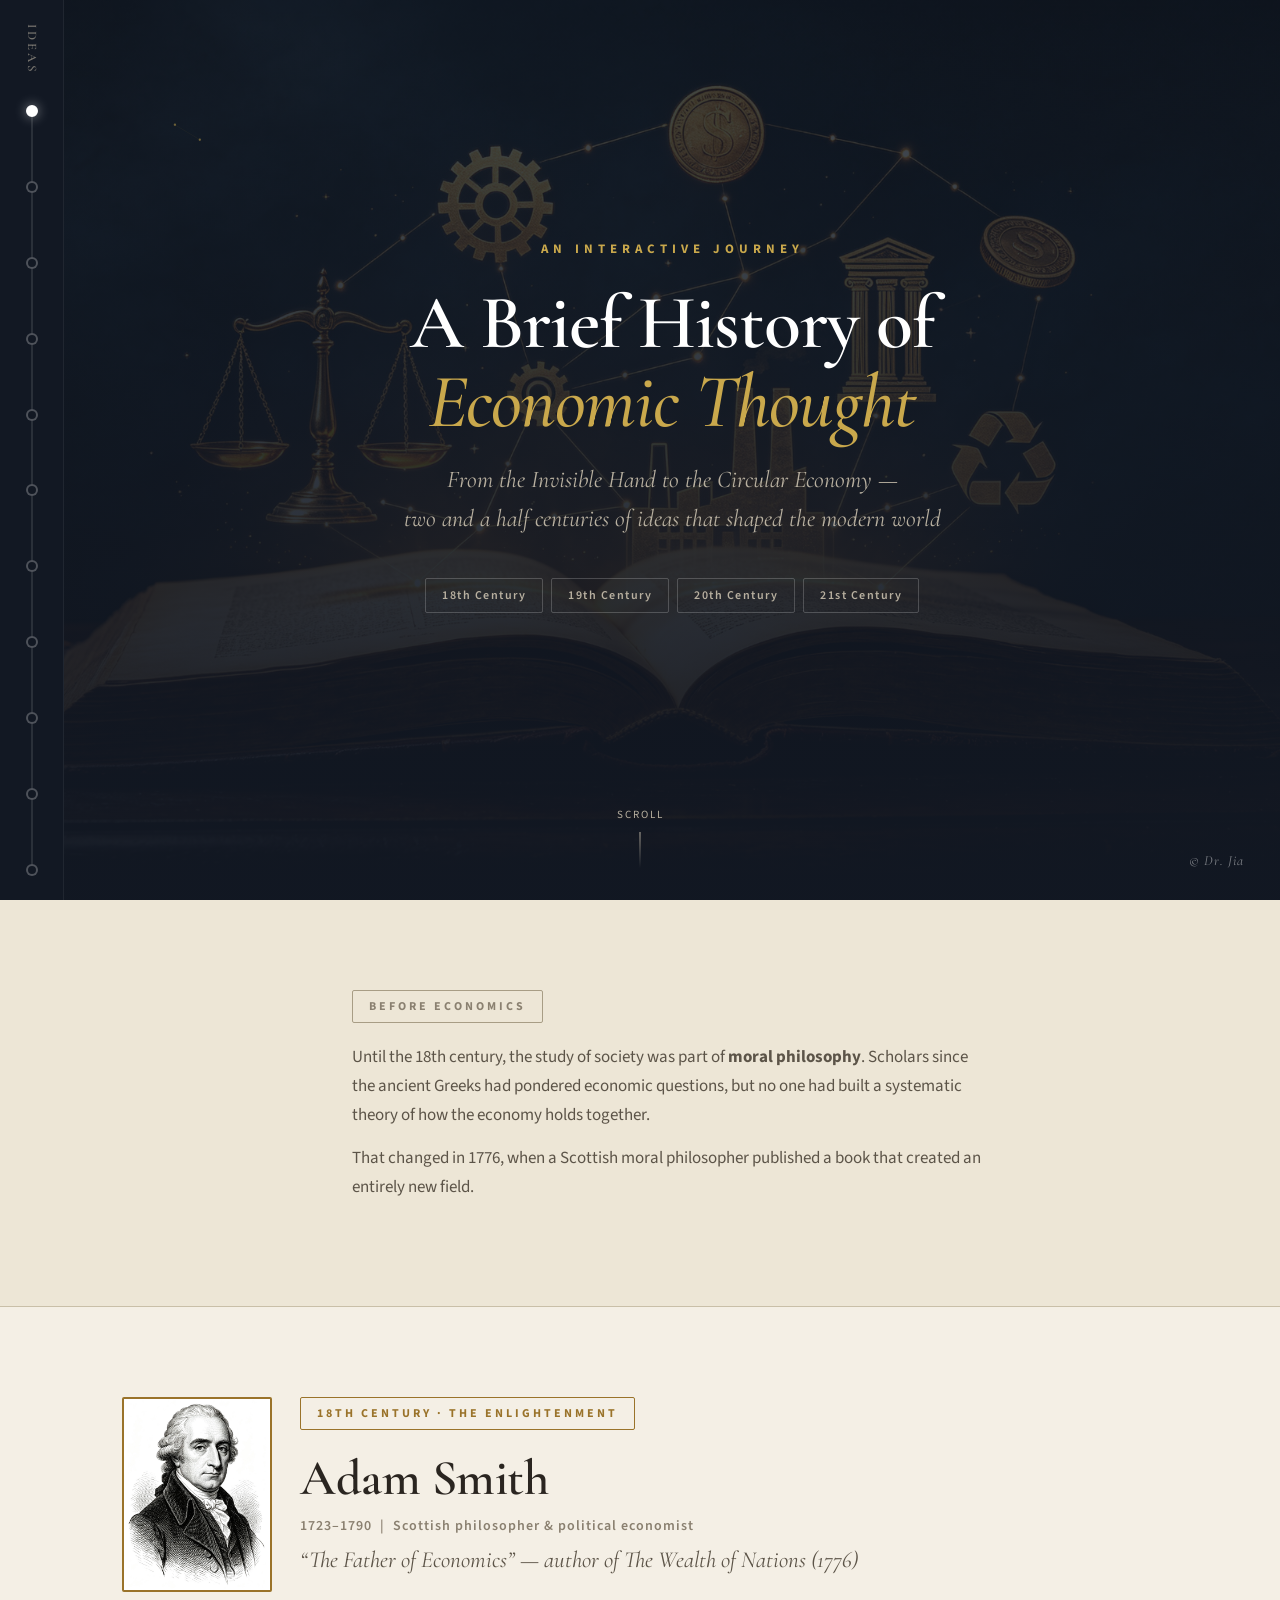
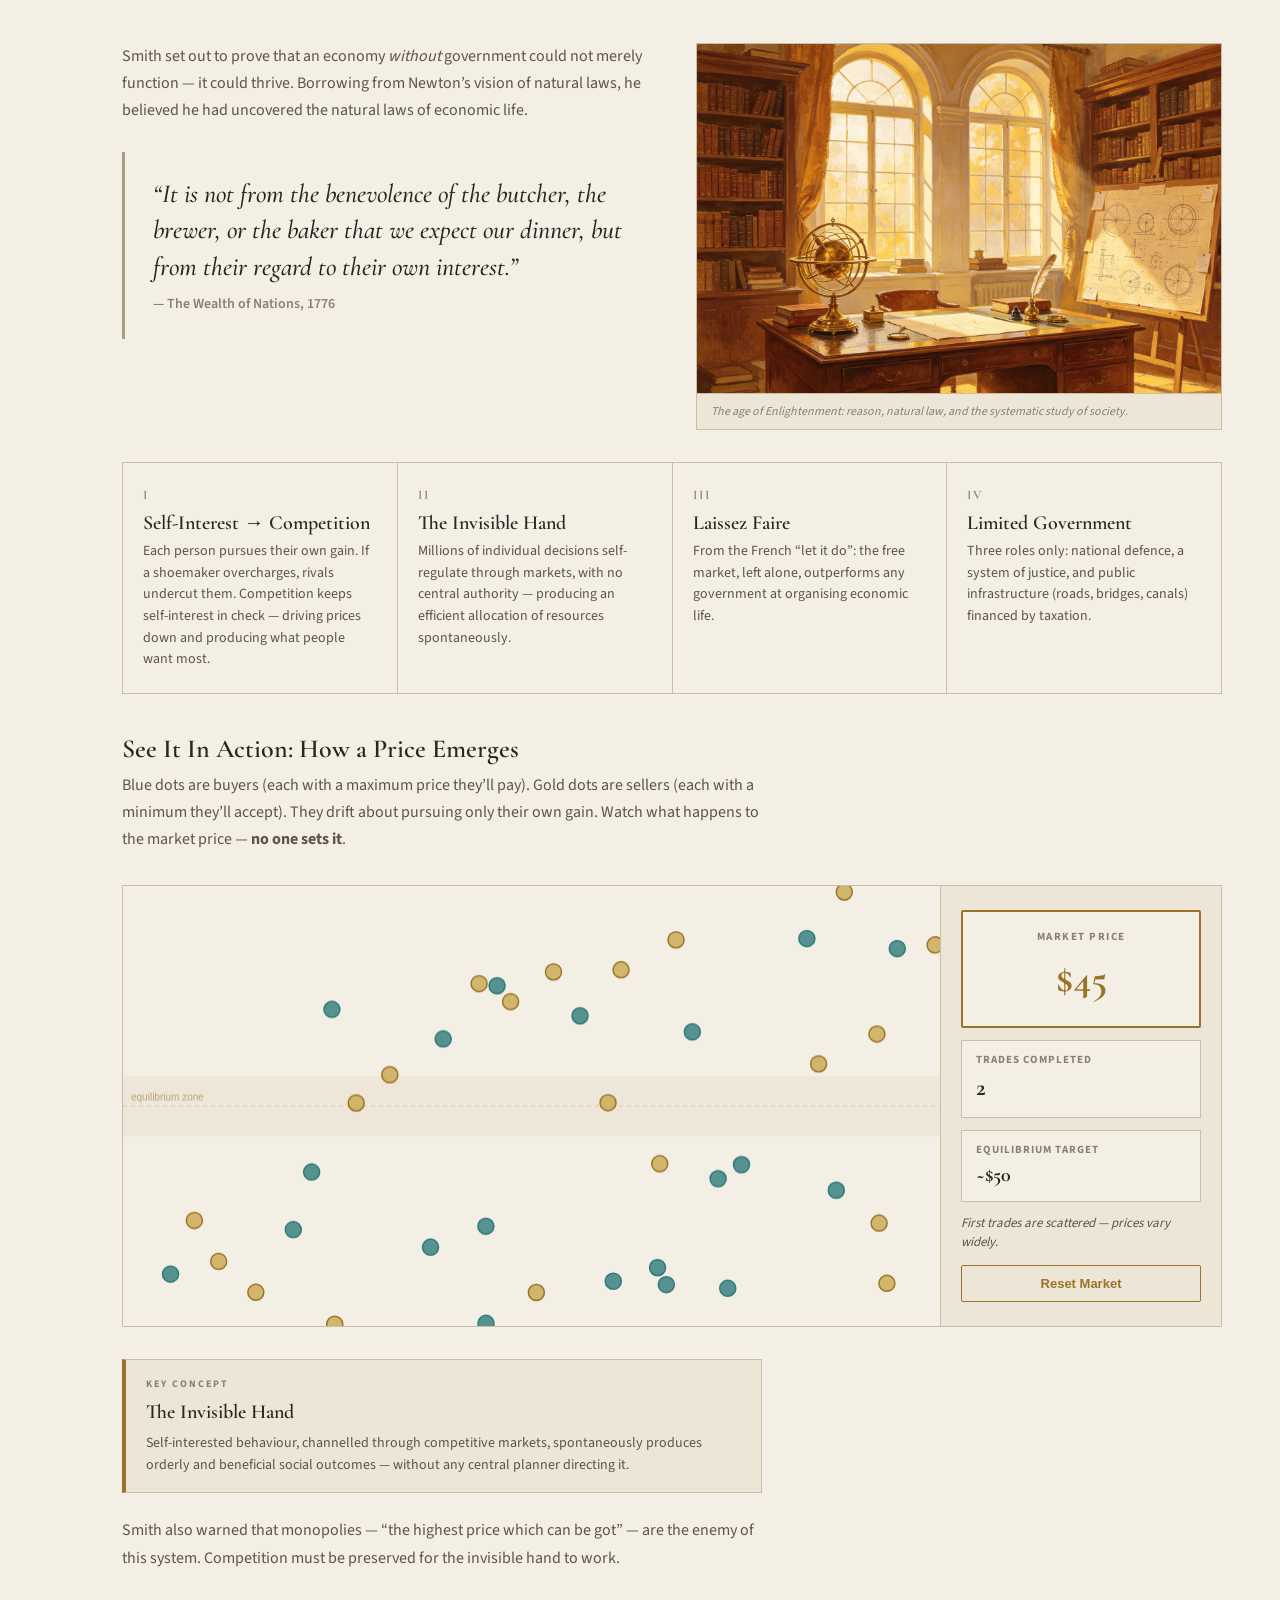
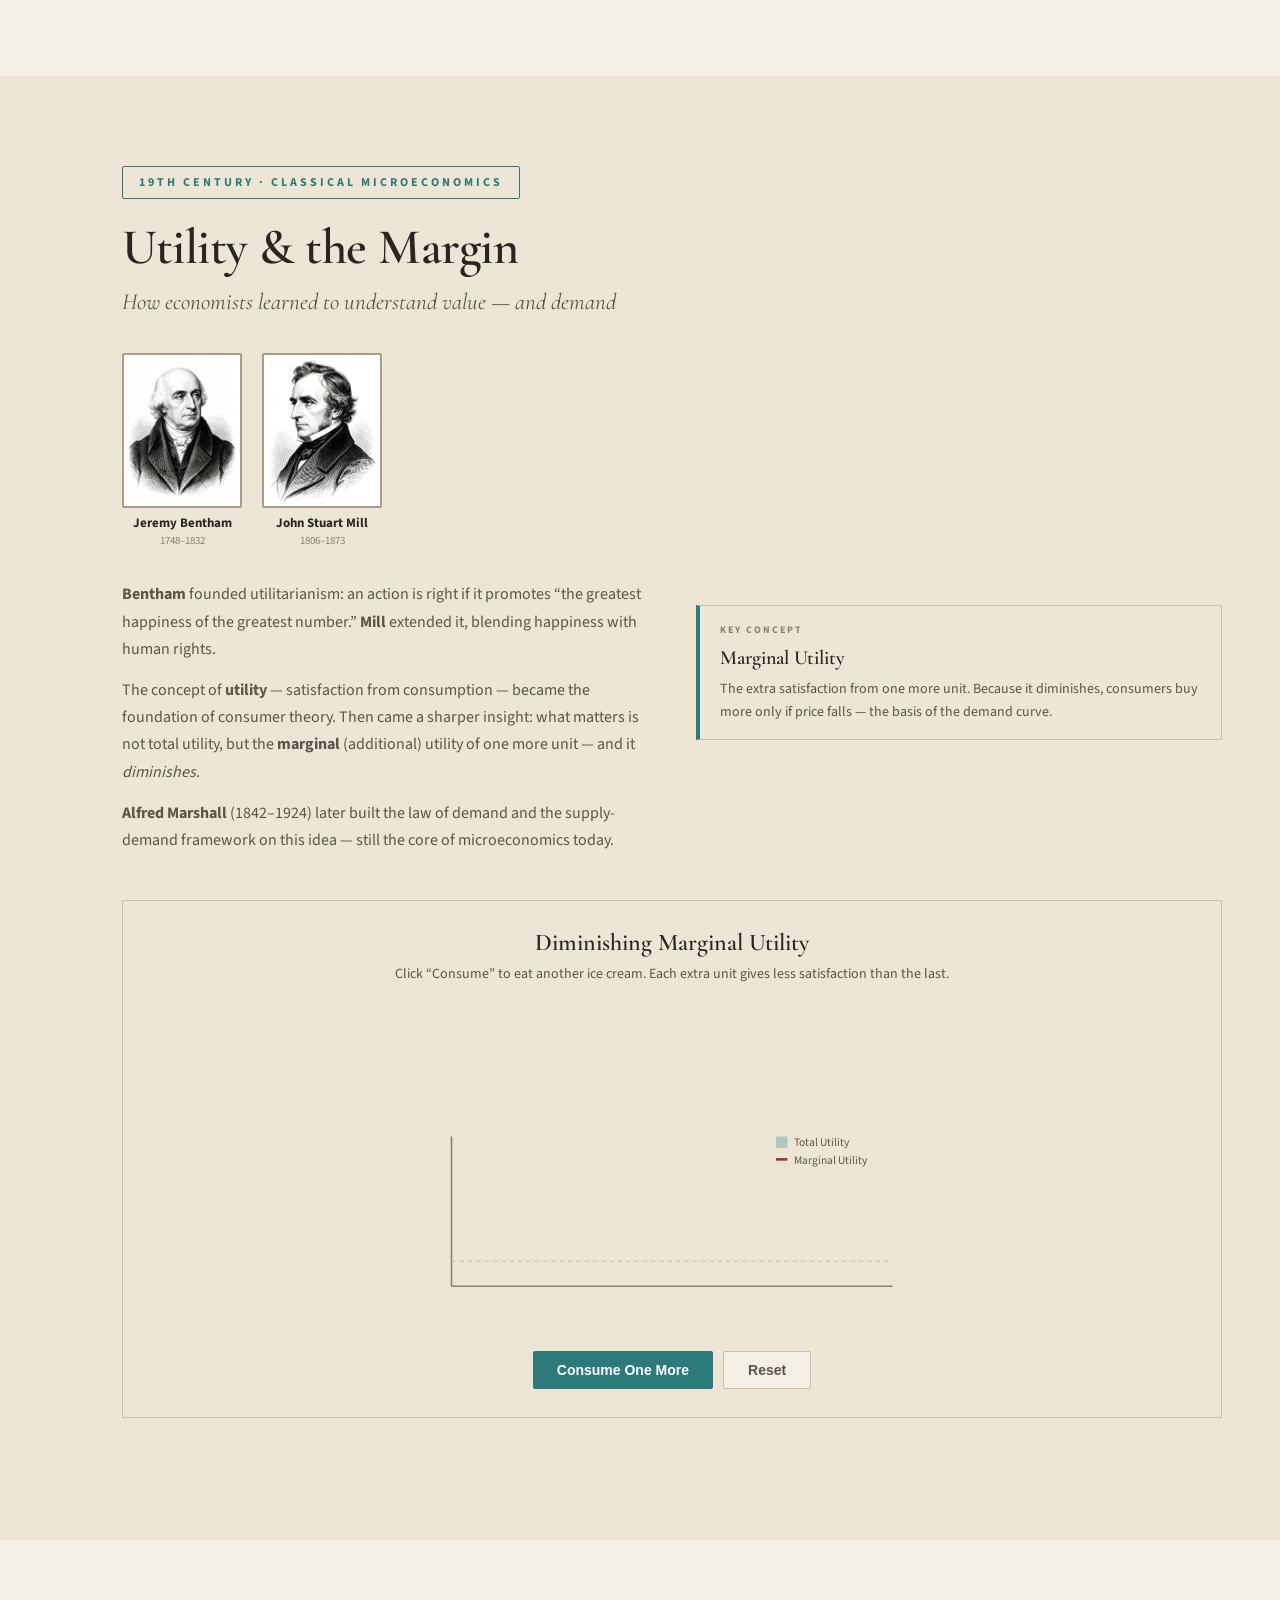
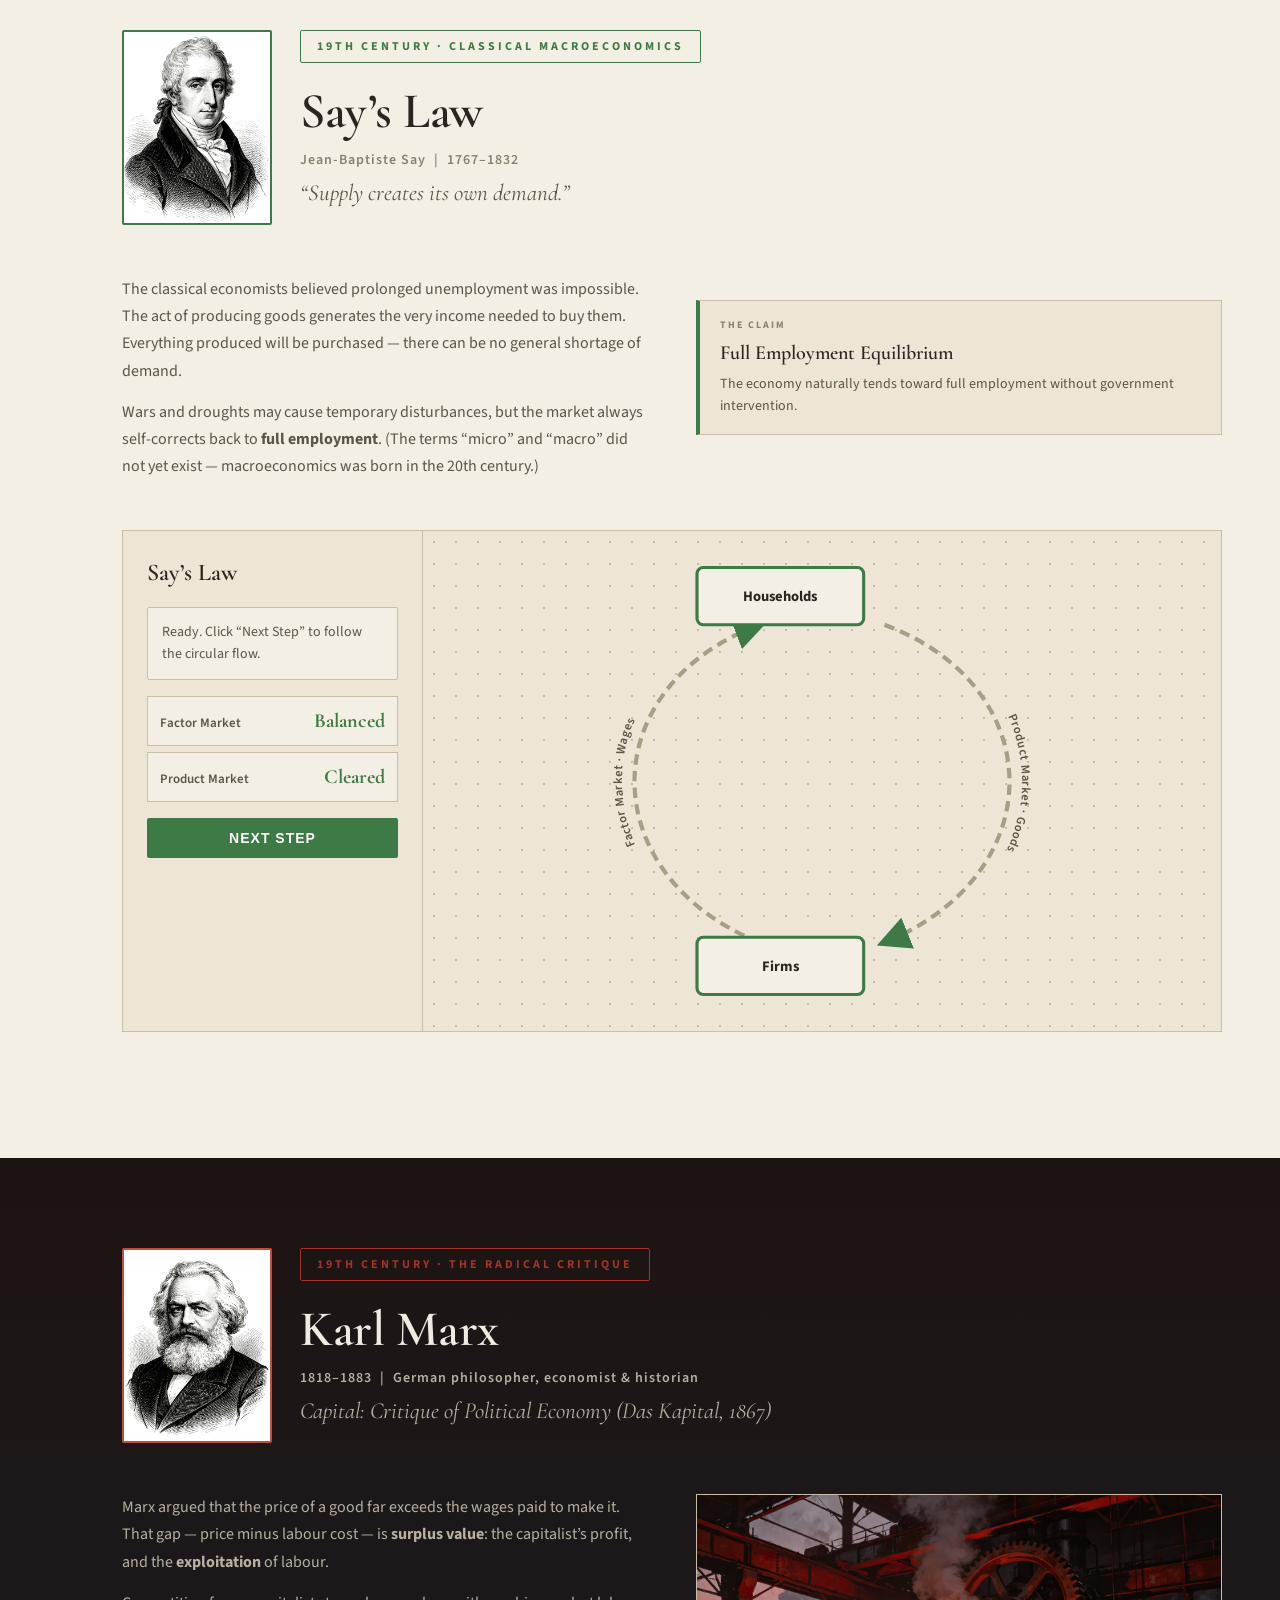
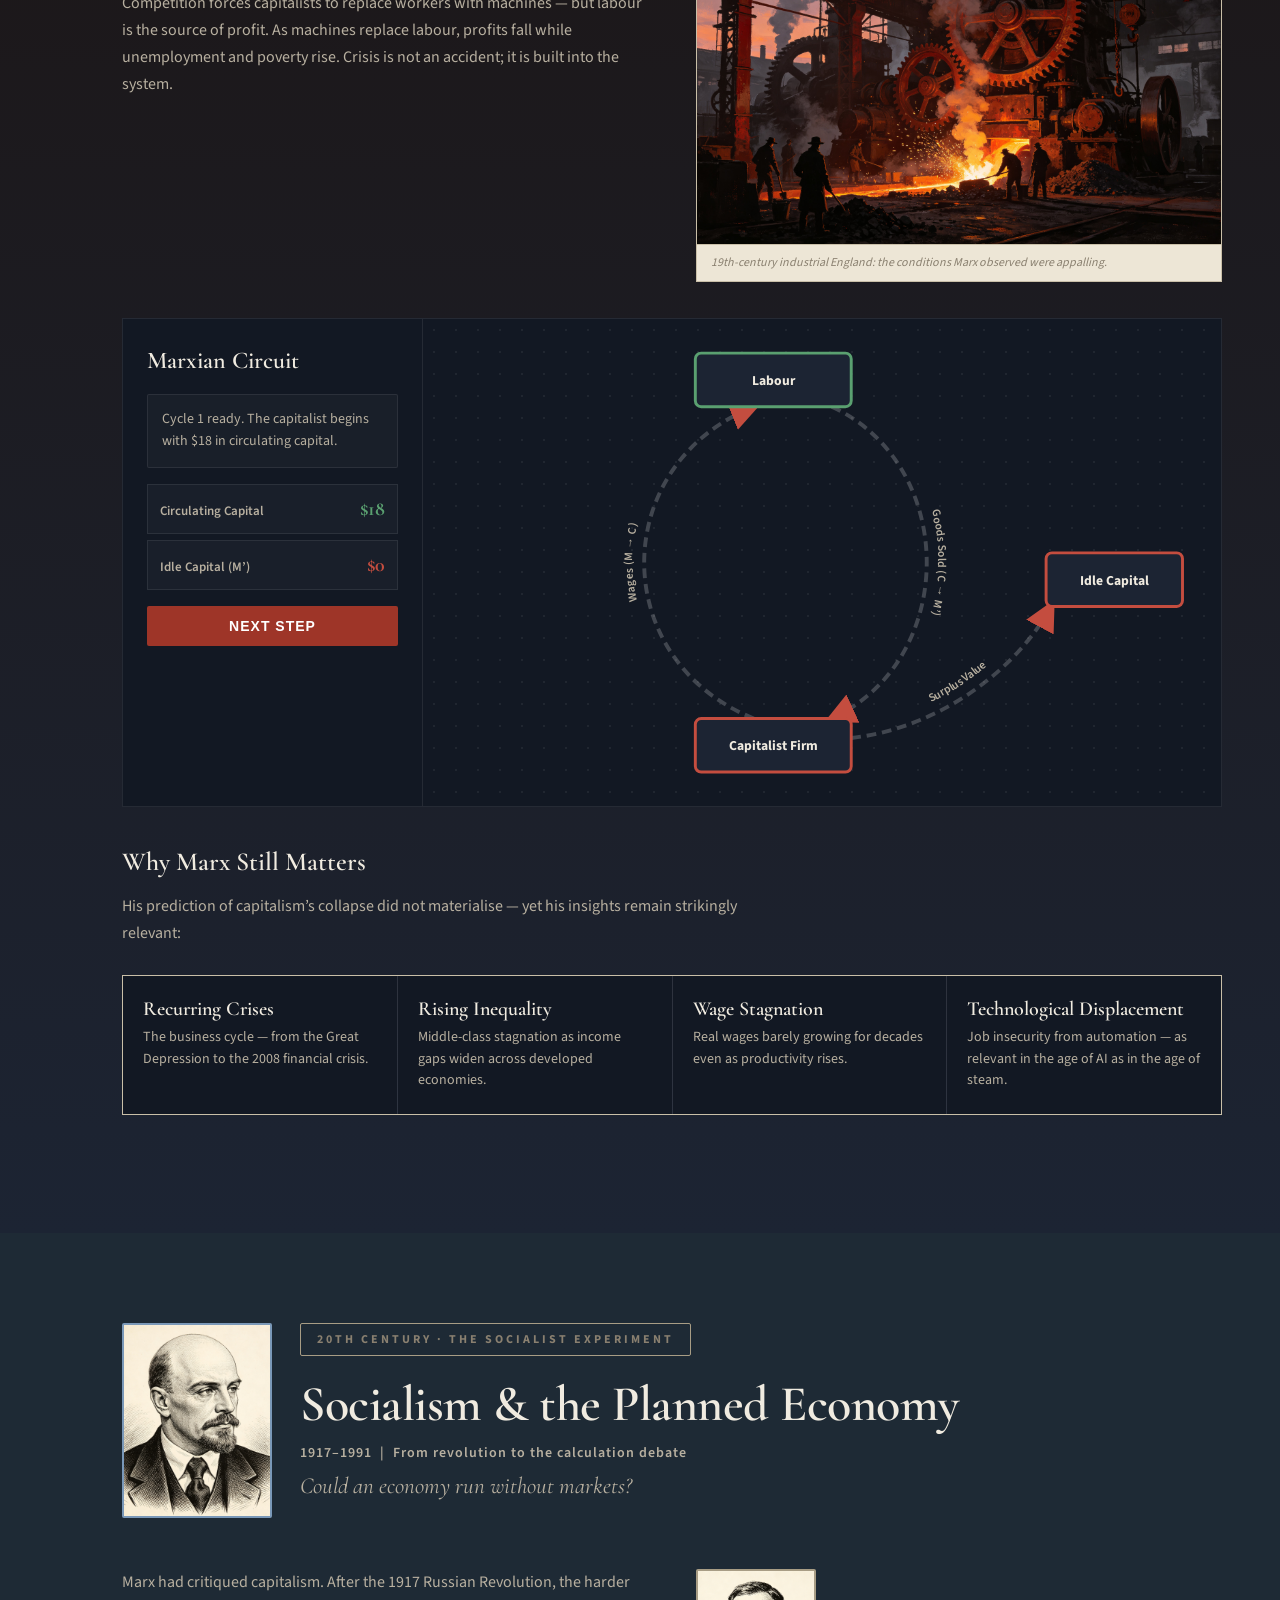
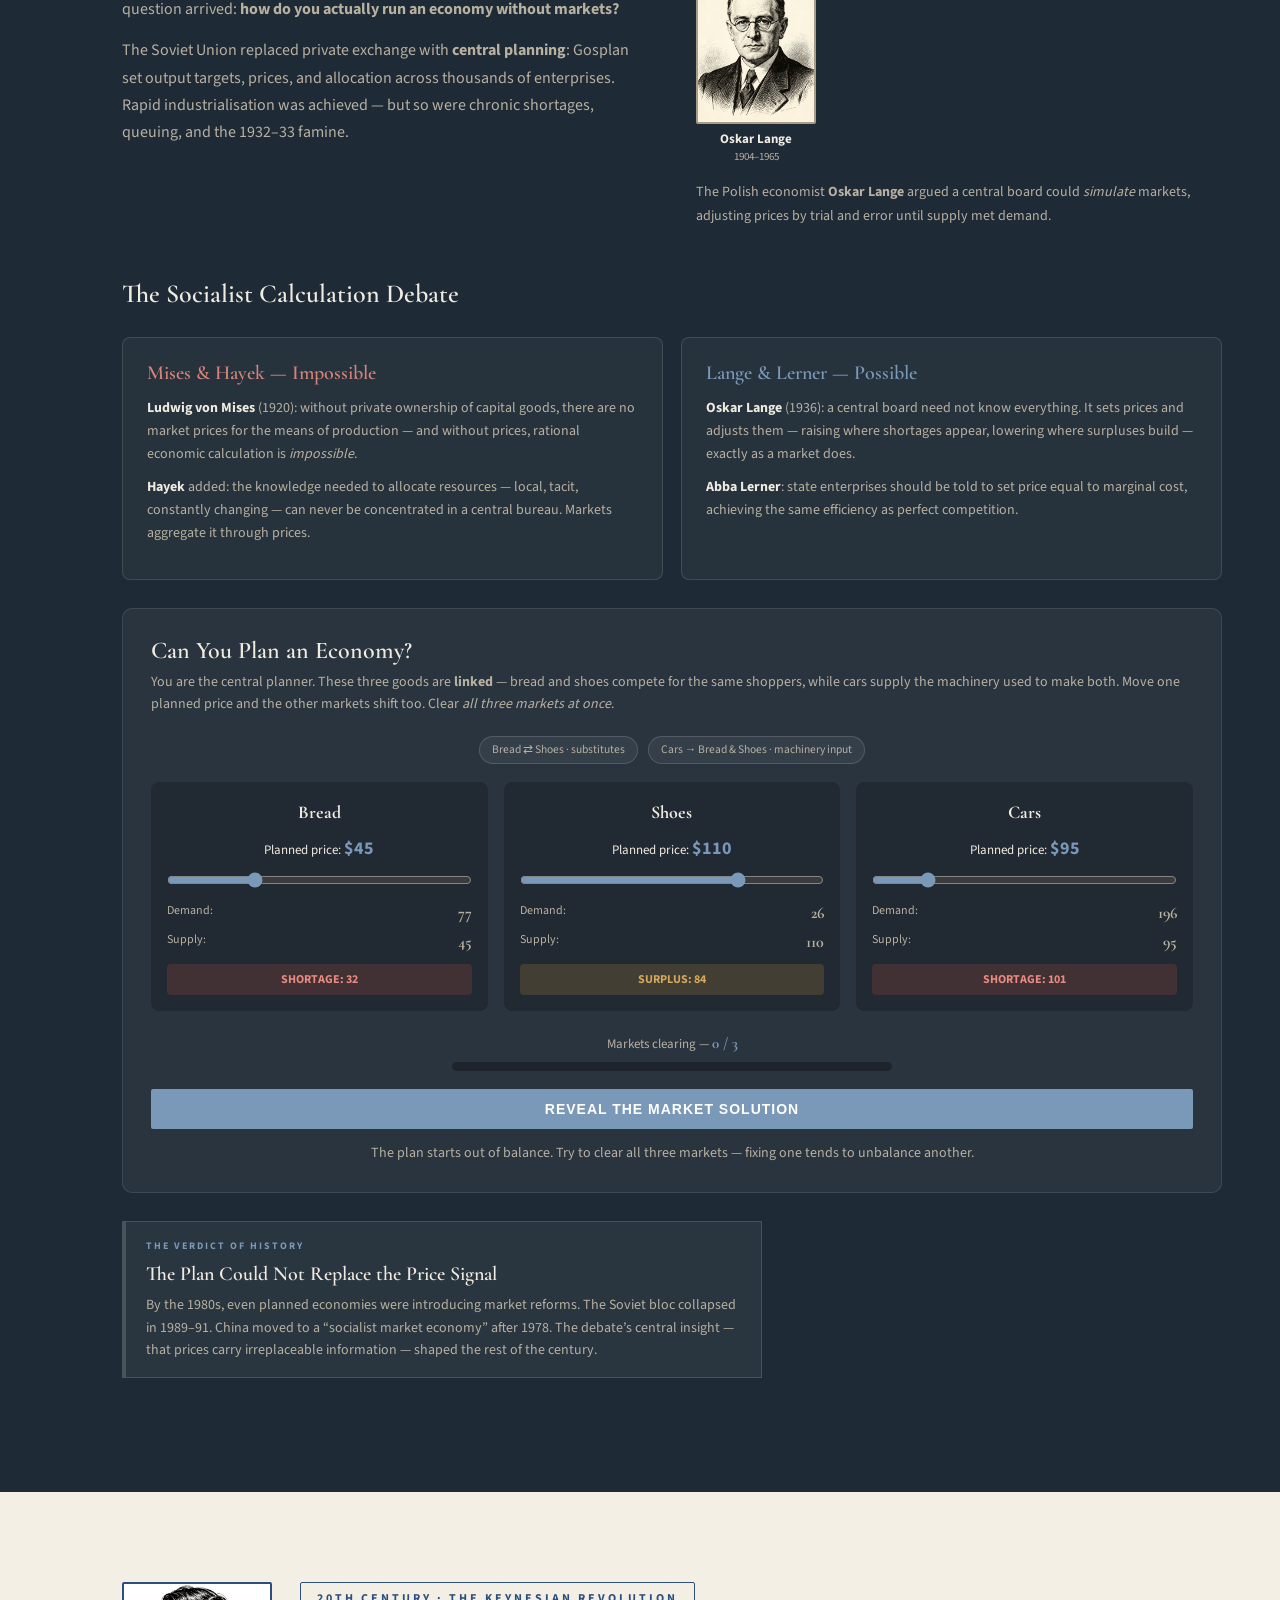
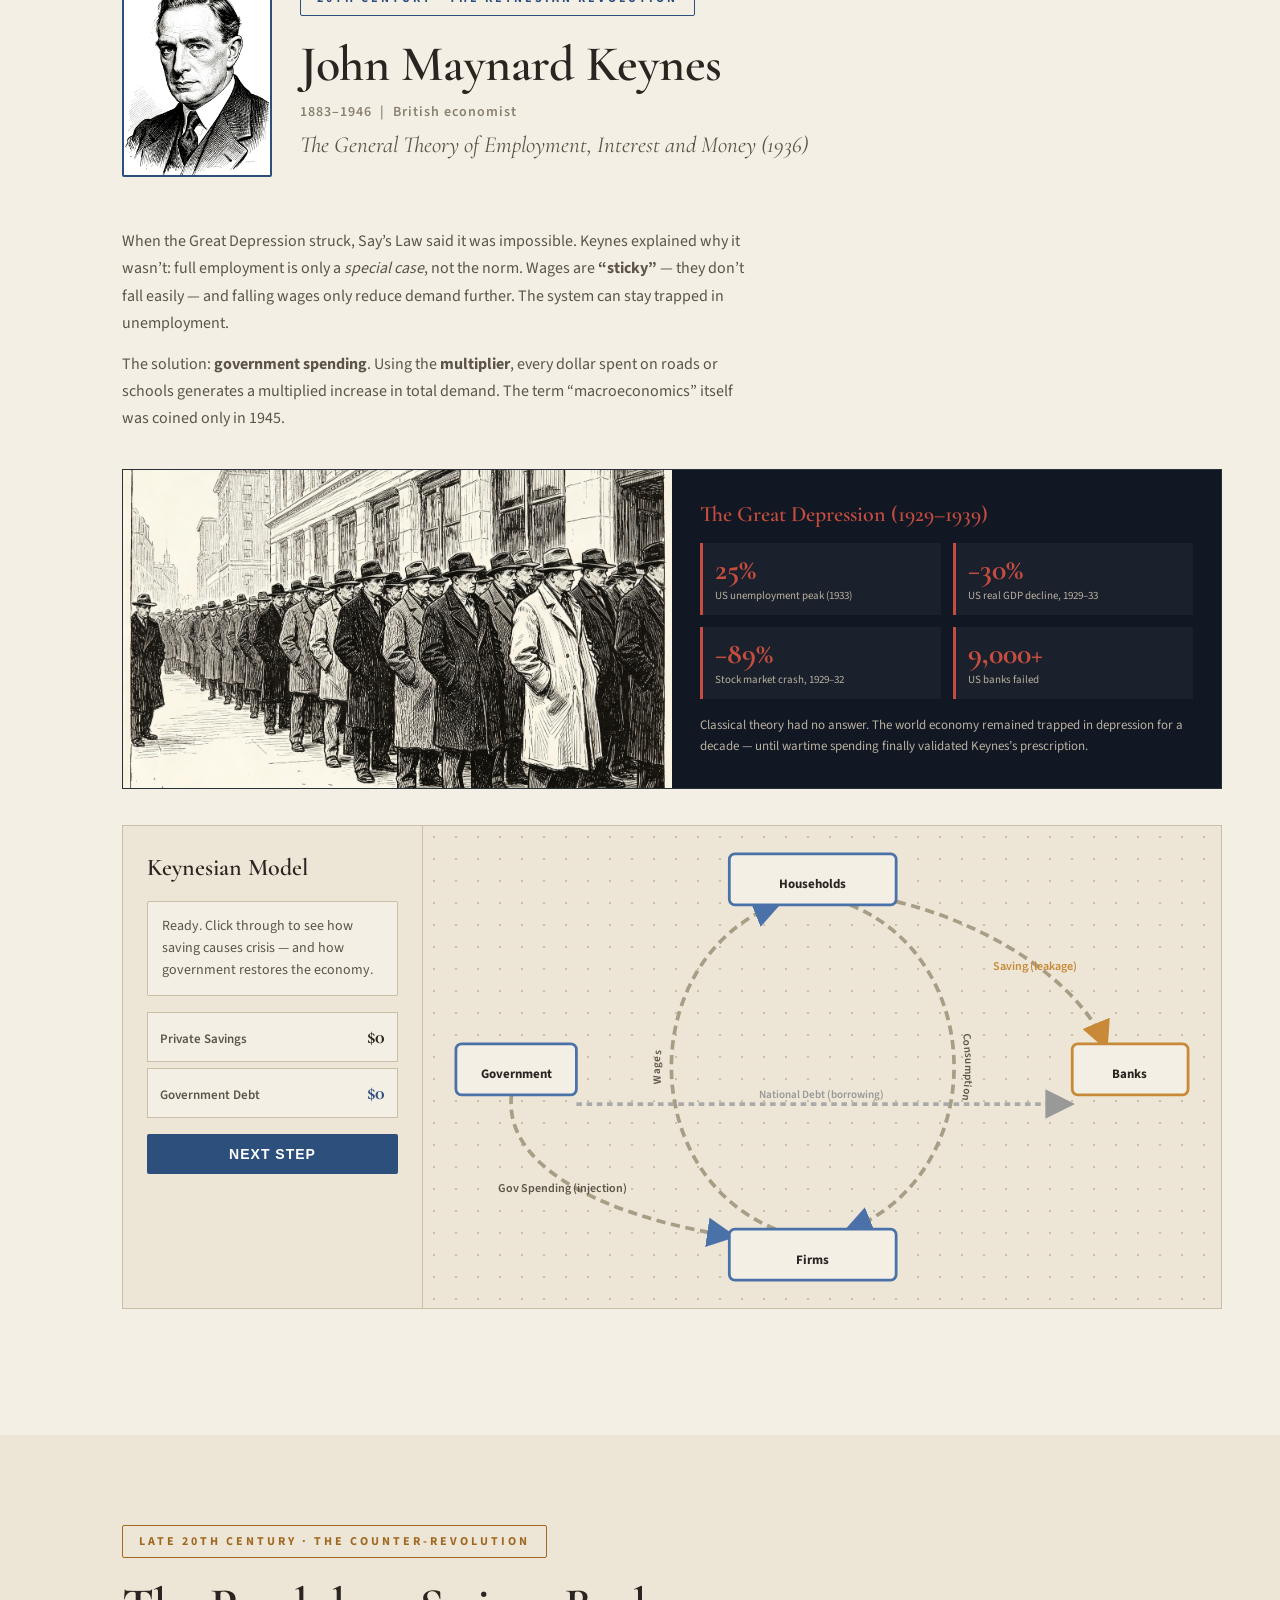
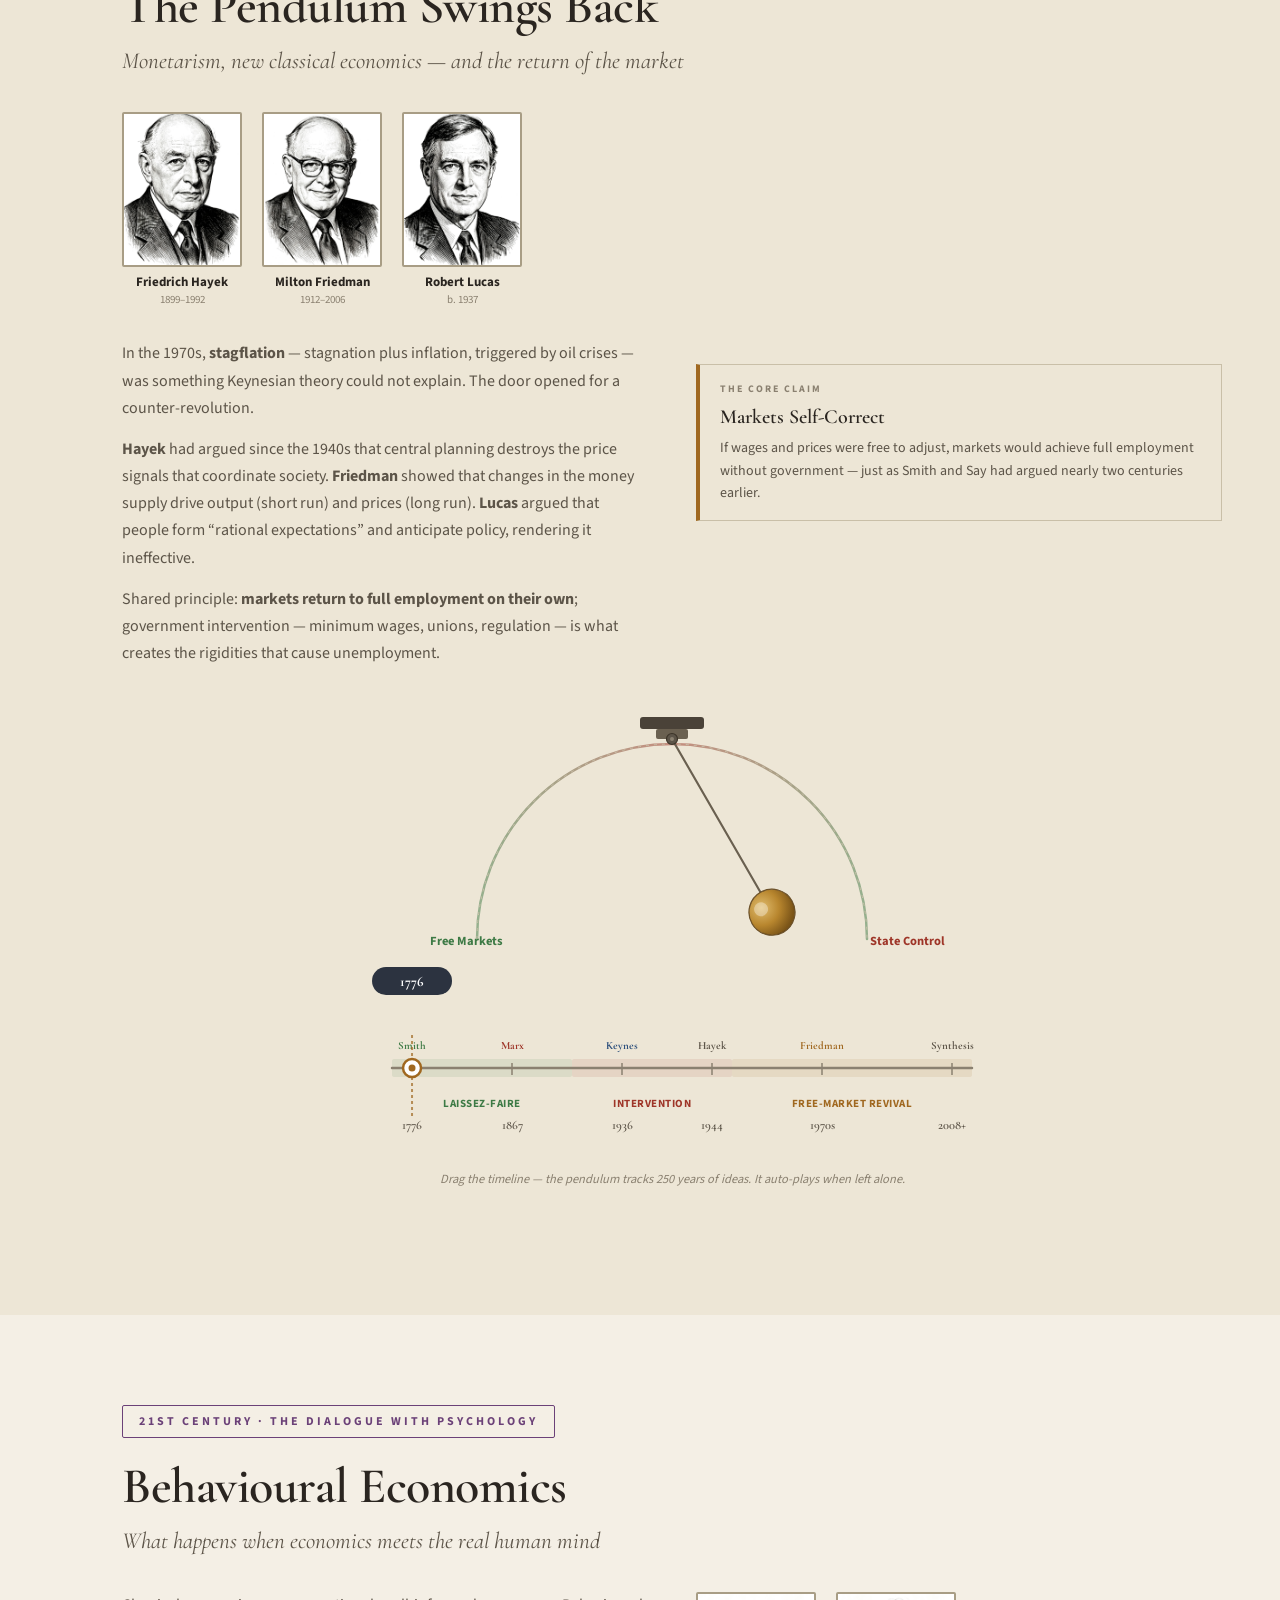
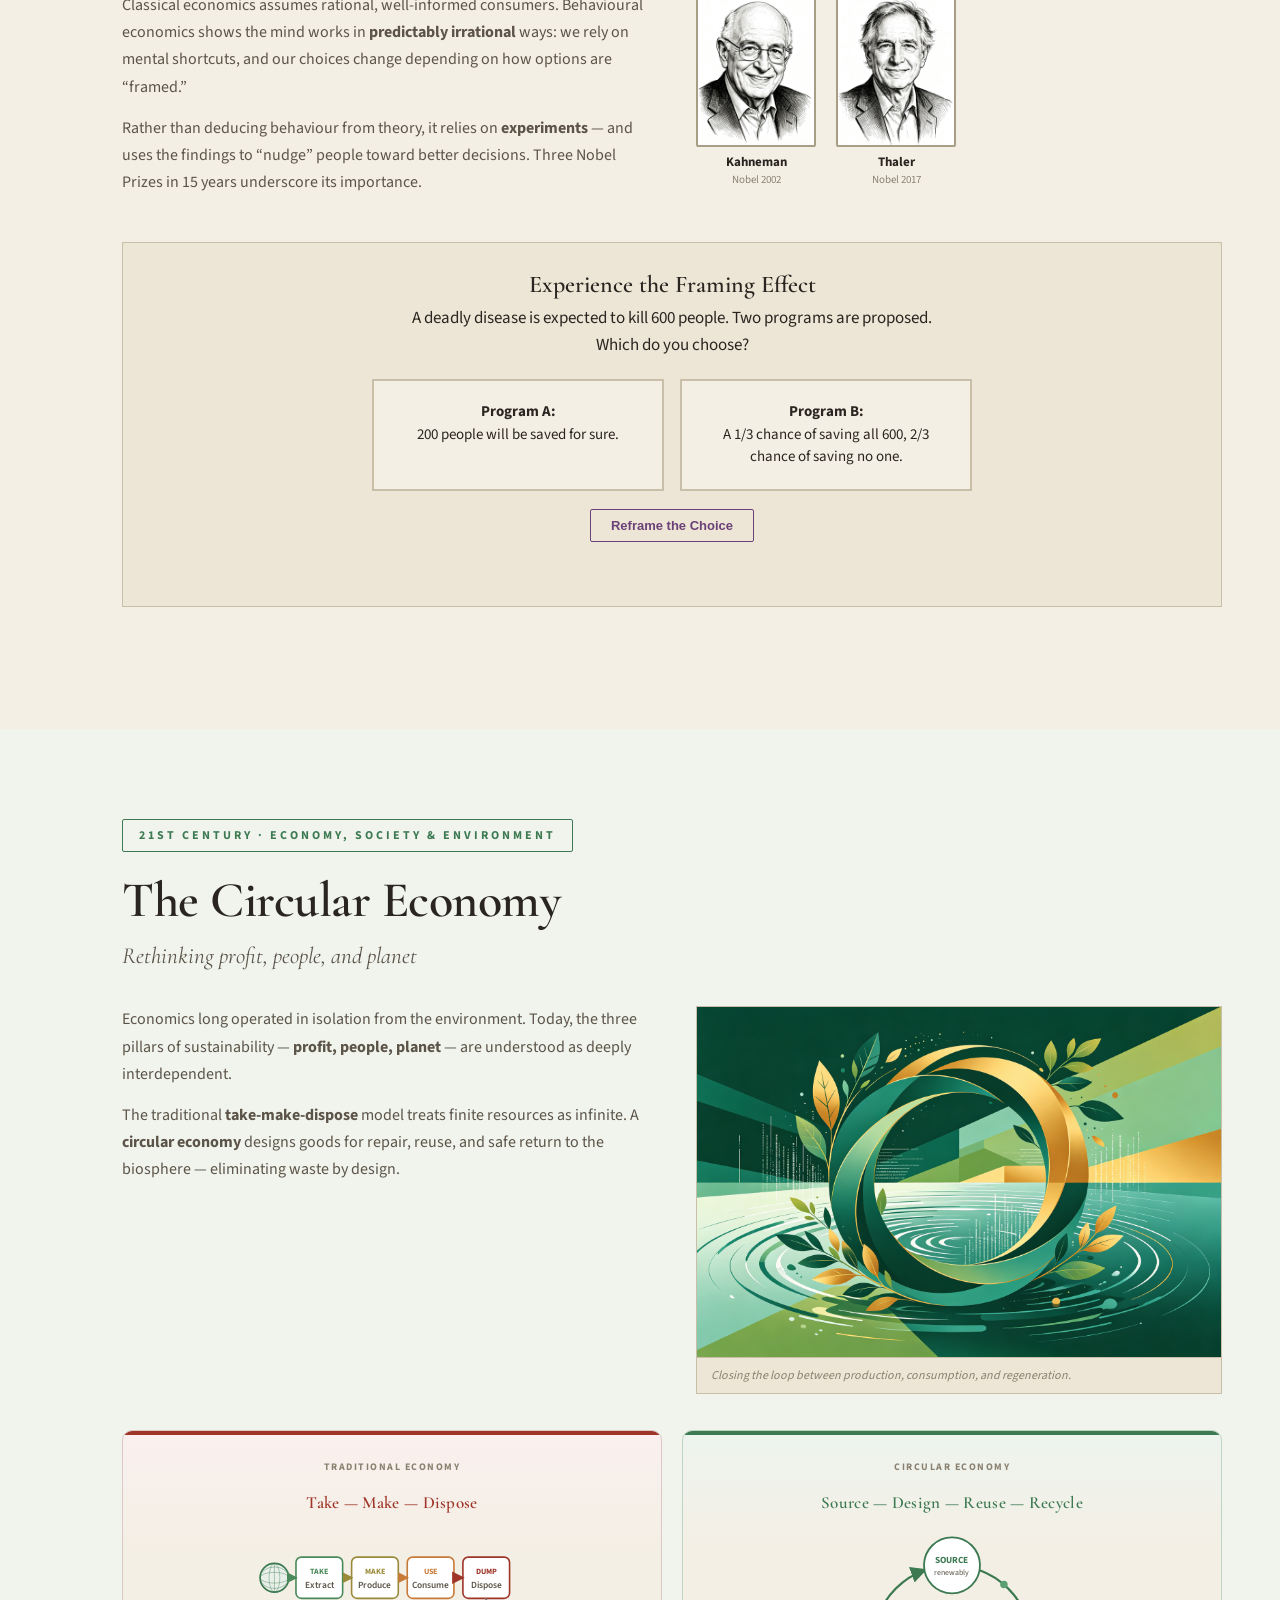
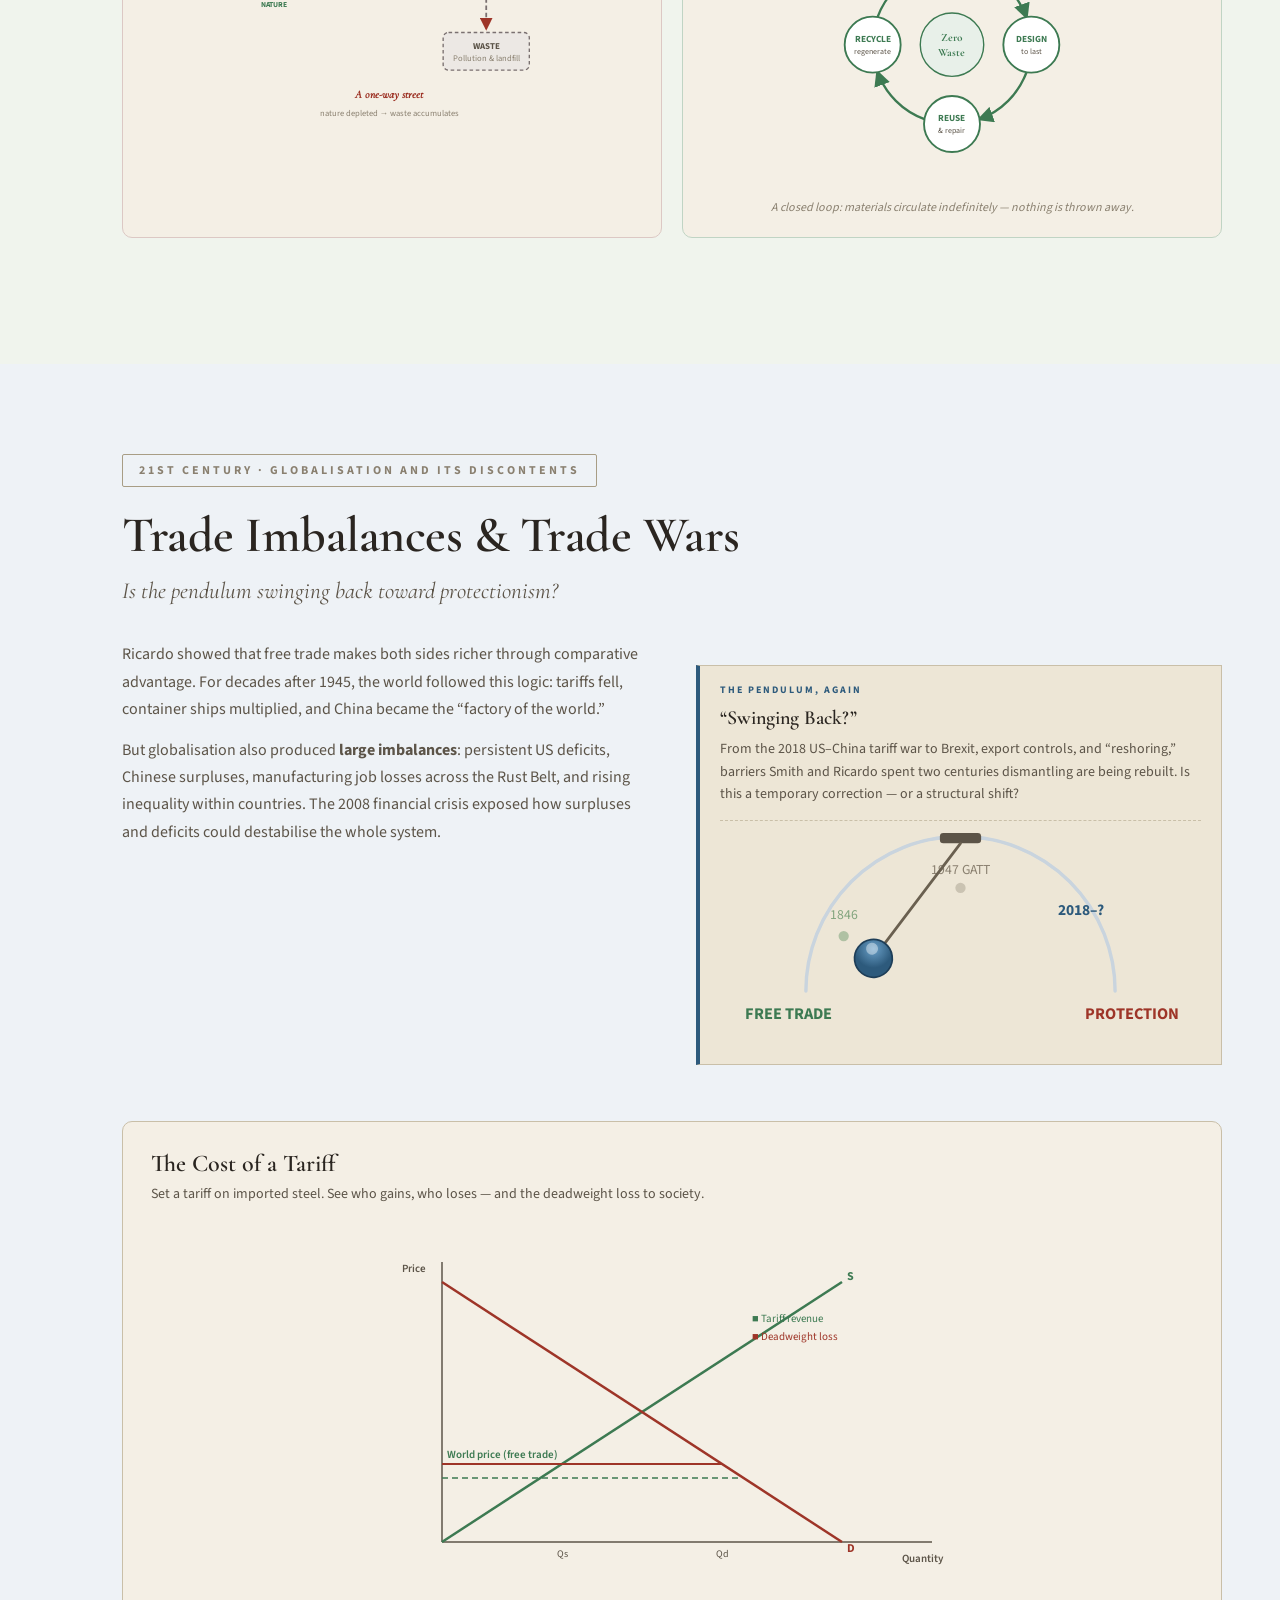
<file: economic-thought-history/index.html>
<!DOCTYPE html>
<html lang="en">
<head>
<meta charset="UTF-8">
<meta name="viewport" content="width=device-width, initial-scale=1.0">
<title>A Brief History of Economic Thought</title>
<link rel="stylesheet" href="fonts/fonts.css">
<style>
/* ============================================================
   DESIGN TOKENS
   ============================================================ */
:root {
    --ink: #1c2433;
    --ink-deep: #121823;
    --paper: #f4efe5;
    --paper-warm: #ede6d6;
    --paper-dark: #e2d9c6;
    --rule: #c9bfa8;
    --rule-dark: #a89d85;
    --text-primary: #2a2520;
    --text-secondary: #5c5448;
    --text-muted: #8a8070;
    --text-on-dark: #f0ebe0;
    --text-on-dark-muted: #b8b0a0;
    --era-smith: #9a732a;
    --era-smith-light: #c9a84c;
    --era-utility: #2d7a7a;
    --era-utility-light: #4a9e9e;
    --era-say: #3d7a45;
    --era-say-light: #5a9e62;
    --era-marx: #9e3528;
    --era-marx-light: #c44d3f;
    --era-keynes: #2c4f7c;
    --era-keynes-light: #4a72a8;
    --era-monetarist: #a06820;
    --era-monetarist-light: #c88a38;
    --era-behavioral: #6b4178;
    --era-behavioral-light: #8e6199;
    --era-circular: #3d7a52;
    --era-circular-light: #5aa070;
    --era-planned: #4a6178;
    --era-planned-light: #7a98b8;
    --era-trade: #2d5a7c;
    --era-trade-light: #4a82a8;
    --nav-width: 64px;
    --content-max: 1100px;
}

/* ============================================================
   RESET & BASE
   ============================================================ */
*, *::before, *::after { box-sizing: border-box; margin: 0; padding: 0; }
html { scroll-behavior: smooth; font-size: 17px; }
body {
    font-family: 'Source Sans 3', 'Helvetica Neue', Arial, sans-serif;
    background: var(--paper);
    color: var(--text-primary);
    line-height: 1.6;
    overflow-x: hidden;
    -webkit-font-smoothing: antialiased;
}
h1, h2, h3, h4 {
    font-family: 'Cormorant Garamond', Georgia, serif;
    font-weight: 600;
    line-height: 1.15;
}
a { color: inherit; text-decoration: none; }
img { max-width: 100%; display: block; }

/* ============================================================
   SIDE NAV
   ============================================================ */
.side-nav {
    position: fixed; left: 0; top: 0;
    width: var(--nav-width); height: 100vh; z-index: 100;
    display: flex; flex-direction: column; align-items: center;
    padding: 24px 0;
    background: var(--ink-deep);
    border-right: 1px solid rgba(255,255,255,0.06);
}
.side-nav .nav-brand {
    font-family: 'Cormorant Garamond', Georgia, serif;
    font-size: 13px; font-weight: 600; color: var(--text-on-dark-muted);
    writing-mode: vertical-rl; letter-spacing: 3px; margin-bottom: 30px; opacity: 0.6;
}
.nav-track { position: relative; flex: 1; width: 2px; background: rgba(255,255,255,0.1); border-radius: 1px; }
.nav-progress {
    position: absolute; top: 0; left: -1px; width: 4px;
    background: linear-gradient(to bottom, var(--era-smith-light), var(--era-marx-light), var(--era-planned-light), var(--era-keynes-light), var(--era-circular-light), var(--era-trade-light));
    border-radius: 2px; height: 0; transition: height 0.15s linear;
}
.nav-dots {
    position: absolute; top: 0; left: 50%; transform: translateX(-50%);
    display: flex; flex-direction: column; height: 100%; justify-content: space-between;
}
.nav-dot {
    position: relative; width: 12px; height: 12px; border-radius: 50%;
    background: var(--ink-deep); border: 2px solid rgba(255,255,255,0.25);
    cursor: pointer; transition: all 0.3s ease; flex-shrink: 0;
}
.nav-dot:hover { border-color: rgba(255,255,255,0.7); transform: scale(1.25); }
.nav-dot.active { border-color: #fff; background: #fff; box-shadow: 0 0 12px rgba(255,255,255,0.5); }
.nav-dot .dot-label {
    position: absolute; left: 22px; top: 50%; transform: translateY(-50%);
    white-space: nowrap; font-size: 12px; font-weight: 600; color: var(--text-on-dark);
    background: rgba(28,36,51,0.95); padding: 4px 10px; border-radius: 4px;
    opacity: 0; pointer-events: none; transition: opacity 0.2s;
}
.nav-dot:hover .dot-label { opacity: 1; }

/* ============================================================
   SECTIONS
   ============================================================ */
.section {
    position: relative; padding: 90px 40px;
    padding-left: calc(var(--nav-width) + 40px);
}
.section-inner { max-width: var(--content-max); margin: 0 auto; }
.section--dark { background: var(--ink); color: var(--text-on-dark); }
.section--dark h1, .section--dark h2, .section--dark h3 { color: var(--text-on-dark); }

.era-label {
    display: inline-block; font-size: 12px; font-weight: 700;
    letter-spacing: 3px; text-transform: uppercase;
    padding: 6px 16px; border: 1.5px solid currentColor; border-radius: 2px; margin-bottom: 20px;
}
.section-title { font-size: clamp(34px, 4.5vw, 50px); margin-bottom: 8px; letter-spacing: -0.5px; }
.section-subtitle {
    font-family: 'Cormorant Garamond', Georgia, serif;
    font-size: clamp(19px, 2.2vw, 23px); font-style: italic; font-weight: 400;
    color: var(--text-secondary); margin-bottom: 32px;
}
.section--dark .section-subtitle { color: var(--text-on-dark-muted); }
.lead { font-size: 18px; line-height: 1.65; max-width: 680px; margin-bottom: 20px; }
.body-text { font-size: 16px; line-height: 1.7; max-width: 640px; margin-bottom: 14px; color: var(--text-secondary); }
.section--dark .body-text { color: var(--text-on-dark-muted); }

.reveal { opacity: 0; transform: translateY(28px); transition: opacity 0.7s ease, transform 0.7s ease; }
.reveal.visible { opacity: 1; transform: translateY(0); }

/* ============================================================
   HERO
   ============================================================ */
.hero {
    position: relative; min-height: 100vh;
    display: flex; align-items: center; justify-content: center; text-align: center;
    overflow: hidden; background: var(--ink-deep); padding-left: var(--nav-width);
}
.hero-bg { position: absolute; inset: 0; background: url('images/portrait_07.jpg') center/cover no-repeat; opacity: 0.45; }
.hero-overlay { position: absolute; inset: 0; background: linear-gradient(180deg, rgba(18,24,35,0.5) 0%, rgba(18,24,35,0.75) 60%, rgba(18,24,35,0.95) 100%); }
#hero-canvas { position: absolute; inset: 0; z-index: 1; }
.hero-content { position: relative; z-index: 2; padding: 40px 20px; max-width: 900px; }
.hero-eyebrow { font-size: 13px; font-weight: 700; letter-spacing: 5px; text-transform: uppercase; color: var(--era-smith-light); margin-bottom: 24px; }
.hero-title { font-size: clamp(38px, 6.5vw, 76px); font-weight: 600; color: #fff; line-height: 1.05; margin-bottom: 18px; letter-spacing: -1px; }
.hero-title em { font-style: italic; font-weight: 500; color: var(--era-smith-light); }
.hero-sub {
    font-family: 'Cormorant Garamond', Georgia, serif;
    font-size: clamp(17px, 2.2vw, 24px); font-style: italic; color: var(--text-on-dark-muted); margin-bottom: 40px;
}
.hero-eras { display: flex; justify-content: center; gap: 8px; flex-wrap: wrap; margin-bottom: 48px; }
.hero-era-tag {
    font-size: 12px; font-weight: 600; letter-spacing: 1.5px; padding: 7px 16px;
    border: 1px solid rgba(255,255,255,0.2); border-radius: 2px; color: var(--text-on-dark-muted); transition: all 0.3s;
}
.hero-era-tag:hover { border-color: rgba(255,255,255,0.5); color: #fff; }
.scroll-cue {
    position: absolute; bottom: 32px; left: 50%; transform: translateX(-50%); z-index: 2;
    display: flex; flex-direction: column; align-items: center; gap: 8px;
    color: var(--text-on-dark-muted); font-size: 11px; letter-spacing: 2px; text-transform: uppercase;
}
.scroll-cue .cue-line { width: 1px; height: 36px; background: linear-gradient(to bottom, var(--text-on-dark-muted), transparent); animation: cuePulse 2s ease-in-out infinite; }
@keyframes cuePulse { 0%,100%{opacity:0.3;transform:scaleY(0.6);} 50%{opacity:1;transform:scaleY(1);} }
.copyright-mark {
    position: absolute; bottom: 28px; right: 36px; z-index: 2;
    font-family: 'Cormorant Garamond', Georgia, serif; font-size: 14px; font-style: italic;
    color: rgba(255,255,255,0.45); letter-spacing: 1px; pointer-events: none;
}

/* ============================================================
   PORTRAITS
   ============================================================ */
.economist-header {
    display: flex; gap: 28px; align-items: flex-start; margin-bottom: 32px;
}
.economist-header .portrait-main {
    width: 150px; height: 195px; object-fit: cover;
    border: 2px solid var(--accent, var(--rule-dark)); border-radius: 2px;
    flex-shrink: 0;
}
.economist-header .header-text { flex: 1; }
.economist-header .header-text .dates {
    font-size: 14px; color: var(--text-muted); font-weight: 600; letter-spacing: 1px; margin-bottom: 4px;
}
.section--dark .economist-header .header-text .dates { color: var(--text-on-dark-muted); }

.portrait-row { display: flex; gap: 20px; flex-wrap: wrap; margin: 24px 0; }
.portrait-item { text-align: center; width: 120px; }
.portrait-item img {
    width: 120px; height: 155px; object-fit: cover;
    border: 2px solid var(--rule-dark); border-radius: 2px;
}
.portrait-item .p-name { font-weight: 700; font-size: 13px; margin-top: 8px; line-height: 1.2; }
.portrait-item .p-dates { font-size: 11px; color: var(--text-muted); }
.section--dark .portrait-item .p-dates { color: var(--text-on-dark-muted); }

@media (max-width: 600px) {
    .economist-header { flex-direction: column; gap: 16px; }
    .economist-header .portrait-main { width: 120px; height: 156px; }
}

/* ============================================================
   COMPONENTS
   ============================================================ */
.pullquote {
    font-family: 'Cormorant Garamond', Georgia, serif;
    font-size: clamp(20px, 2.5vw, 26px); font-style: italic; font-weight: 500; line-height: 1.4;
    padding: 24px 0 24px 28px; border-left: 3px solid var(--rule-dark);
    margin: 28px 0; max-width: 600px;
}
.section--dark .pullquote { border-left-color: var(--accent, var(--era-smith-light)); color: var(--text-on-dark); }
.pullquote cite {
    display: block; font-size: 14px; font-style: normal; font-weight: 600;
    margin-top: 10px; color: var(--text-muted); font-family: 'Source Sans 3', sans-serif;
}
.section--dark .pullquote cite { color: var(--text-on-dark-muted); }

.idea-grid {
    display: grid; grid-template-columns: repeat(auto-fit, minmax(240px, 1fr));
    gap: 1px; background: var(--rule); border: 1px solid var(--rule); margin: 28px 0;
}
.idea-card { background: var(--paper); padding: 22px 20px; transition: background 0.3s; }
.section--dark .idea-card { background: var(--ink-deep); }
.idea-card:hover { background: var(--paper-warm); }
.section--dark .idea-card:hover { background: #242e40; }
.idea-card .card-num {
    font-family: 'Cormorant Garamond', Georgia, serif;
    font-size: 13px; font-weight: 600; color: var(--text-muted); letter-spacing: 2px; margin-bottom: 6px;
}
.idea-card h4 { font-size: 20px; margin-bottom: 6px; }
.idea-card p { font-size: 14px; line-height: 1.55; color: var(--text-secondary); }
.section--dark .idea-card p { color: var(--text-on-dark-muted); }

.split { display: grid; grid-template-columns: 1fr 1fr; gap: 48px; align-items: start; margin: 32px 0; }
@media (max-width: 860px) { .split { grid-template-columns: 1fr; gap: 28px; } }

.figure-frame { border: 1px solid var(--rule); overflow: hidden; }
.figure-frame img { width: 100%; }
.figure-caption {
    font-size: 12px; color: var(--text-muted); padding: 8px 14px;
    border-top: 1px solid var(--rule); font-style: italic; background: var(--paper-warm);
}

.keyterm {
    background: var(--paper-warm); border: 1px solid var(--rule);
    border-left: 4px solid var(--accent, var(--rule-dark));
    padding: 16px 20px; margin: 24px 0; max-width: 640px;
}
.section--dark .keyterm { background: rgba(255,255,255,0.04); border-color: rgba(255,255,255,0.1); }
.keyterm .kt-label { font-size: 10px; font-weight: 700; letter-spacing: 2px; text-transform: uppercase; color: var(--text-muted); margin-bottom: 4px; }
.keyterm .kt-term { font-family: 'Cormorant Garamond', Georgia, serif; font-size: 20px; font-weight: 600; margin-bottom: 4px; }
.keyterm p { font-size: 14px; color: var(--text-secondary); margin: 0; }
.section--dark .keyterm p { color: var(--text-on-dark-muted); }

/* ============================================================
   CIRCULAR FLOW LABS
   ============================================================ */
.flow-lab {
    background: var(--paper-warm); border: 1px solid var(--rule);
    margin: 36px 0; display: grid; grid-template-columns: 300px 1fr; min-height: 480px;
}
.flow-lab--dark { background: var(--ink-deep); border-color: rgba(255,255,255,0.08); }
.flow-controls {
    padding: 28px 24px; border-right: 1px solid var(--rule);
    display: flex; flex-direction: column; gap: 16px;
}
.flow-lab--dark .flow-controls { border-right-color: rgba(255,255,255,0.08); }
.flow-controls h3 { font-size: 24px; margin-bottom: 4px; }
.flow-status {
    font-size: 14px; line-height: 1.55; color: var(--text-secondary); min-height: 72px;
    padding: 14px; background: var(--paper); border: 1px solid var(--rule); border-radius: 2px;
}
.flow-lab--dark .flow-status { background: rgba(255,255,255,0.03); border-color: rgba(255,255,255,0.08); color: var(--text-on-dark-muted); }
.flow-status strong { color: var(--text-primary); }
.flow-lab--dark .flow-status strong { color: var(--text-on-dark); }
.flow-metrics { display: flex; flex-direction: column; gap: 6px; }
.metric {
    display: flex; justify-content: space-between; align-items: baseline;
    padding: 8px 12px; background: var(--paper); border: 1px solid var(--rule);
    font-size: 13px; font-weight: 600; color: var(--text-secondary);
}
.flow-lab--dark .metric { background: rgba(255,255,255,0.03); border-color: rgba(255,255,255,0.08); color: var(--text-on-dark-muted); }
.metric-val { font-family: 'Cormorant Garamond', Georgia, serif; font-size: 20px; font-weight: 700; color: var(--text-primary); }
.flow-lab--dark .metric-val { color: var(--text-on-dark); }
.flow-btn {
    width: 100%; padding: 12px; font-size: 14px; font-weight: 700; letter-spacing: 1px;
    text-transform: uppercase; border: none; border-radius: 2px; cursor: pointer; color: #fff; transition: opacity 0.2s, transform 0.1s;
}
.flow-btn:hover { opacity: 0.88; }
.flow-btn:active { transform: scale(0.98); }

.flow-canvas-wrap {
    position: relative; display: flex; align-items: center; justify-content: center; overflow: hidden;
    background-image: radial-gradient(circle, var(--rule) 1px, transparent 1px); background-size: 22px 22px;
}
.flow-lab--dark .flow-canvas-wrap { background-image: radial-gradient(circle, rgba(255,255,255,0.06) 1px, transparent 1px); }
.flow-svg { width: 100%; height: 100%; max-width: 760px; max-height: 500px; }
.flow-node { fill: var(--paper); stroke-width: 3; }
.flow-lab--dark .flow-node { fill: var(--ink); }
.flow-node-text { font-family: 'Source Sans 3', sans-serif; font-size: 14px; font-weight: 700; fill: var(--text-primary); text-anchor: middle; dominant-baseline: central; }
.flow-lab--dark .flow-node-text { fill: var(--text-on-dark); }
.flow-path { fill: none; stroke: var(--rule-dark); stroke-width: 4; stroke-dasharray: 10,6; transition: stroke 0.4s, stroke-width 0.4s; }
.flow-lab--dark .flow-path { stroke: rgba(255,255,255,0.2); }
.flow-path.active { stroke-width: 6; stroke-dasharray: none; }
.flow-path-label { font-family: 'Source Sans 3', sans-serif; font-size: 12px; font-weight: 600; fill: var(--text-secondary); text-anchor: middle; }
.flow-lab--dark .flow-path-label { fill: var(--text-on-dark-muted); }
.flow-particle { filter: drop-shadow(0 0 4px rgba(201,168,76,0.6)); }
@keyframes crisisFlash {
    0%,100% { stroke: var(--era-marx); stroke-width: 8; }
    50% { stroke: rgba(255,255,255,0.15); stroke-width: 3; stroke-dasharray: 10,6; }
}
.flow-path.crisis { animation: crisisFlash 0.5s infinite; stroke-dasharray: none; }

@media (max-width: 860px) {
    .flow-lab { grid-template-columns: 1fr; }
    .flow-controls { border-right: none; border-bottom: 1px solid var(--rule); }
}

/* ============================================================
   INVISIBLE HAND — PRICE DISCOVERY
   ============================================================ */
.ih-lab {
    background: var(--paper-warm); border: 1px solid var(--rule);
    margin: 32px 0; display: grid; grid-template-columns: 1fr 280px; min-height: 420px;
}
.ih-canvas-wrap { position: relative; background: var(--paper); border-right: 1px solid var(--rule); overflow: hidden; }
#ih-canvas { width: 100%; height: 100%; display: block; }
.ih-panel { padding: 24px 20px; display: flex; flex-direction: column; gap: 12px; }
.ih-price-display {
    text-align: center; padding: 16px; background: var(--paper); border: 2px solid var(--era-smith); border-radius: 2px;
}
.ih-price-display .label { font-size: 11px; font-weight: 700; letter-spacing: 1.5px; text-transform: uppercase; color: var(--text-muted); }
.ih-price-display .value { font-family: 'Cormorant Garamond', Georgia, serif; font-size: 40px; font-weight: 700; color: var(--era-smith); }
.ih-stat { padding: 10px 14px; background: var(--paper); border: 1px solid var(--rule); }
.ih-stat .label { font-size: 11px; font-weight: 700; letter-spacing: 1px; text-transform: uppercase; color: var(--text-muted); }
.ih-stat .value { font-family: 'Cormorant Garamond', Georgia, serif; font-size: 24px; font-weight: 700; }
.ih-explain { font-size: 13px; line-height: 1.5; color: var(--text-secondary); font-style: italic; }
.ih-btn {
    padding: 10px; font-size: 13px; font-weight: 700; border: 1.5px solid var(--era-smith);
    background: transparent; color: var(--era-smith); cursor: pointer; border-radius: 2px; transition: all 0.2s;
}
.ih-btn:hover { background: var(--era-smith); color: #fff; }
@media (max-width: 760px) {
    .ih-lab { grid-template-columns: 1fr; }
    .ih-canvas-wrap { min-height: 300px; border-right: none; border-bottom: 1px solid var(--rule); }
}

/* ============================================================
   MARGINAL UTILITY
   ============================================================ */
.mu-lab { background: var(--paper-warm); border: 1px solid var(--rule); margin: 32px 0; padding: 28px; text-align: center; }
.mu-items { display: flex; justify-content: center; gap: 10px; flex-wrap: wrap; margin: 20px 0; min-height: 72px; }
.mu-item {
    width: 58px; height: 72px; background: var(--paper); border: 2px solid var(--era-utility); border-radius: 4px;
    display: flex; flex-direction: column; align-items: center; justify-content: center; font-size: 11px;
    animation: muPop 0.3s ease;
}
@keyframes muPop { 0%{transform:scale(0);opacity:0;} 70%{transform:scale(1.15);} 100%{transform:scale(1);opacity:1;} }
.mu-item .mu-icon { font-size: 24px; margin-bottom: 2px; }
.mu-item .mu-mu { font-weight: 700; color: var(--era-utility); font-size: 14px; }
.mu-item.negative .mu-mu { color: var(--era-marx); }
.mu-chart-wrap { max-width: 520px; margin: 20px auto 0; }
.mu-chart-wrap svg { width: 100%; height: auto; }
.mu-controls { margin-top: 16px; display: flex; gap: 10px; justify-content: center; }
.mu-btn { padding: 10px 24px; font-size: 14px; font-weight: 700; border: none; border-radius: 2px; cursor: pointer; transition: opacity 0.2s; }
.mu-btn-primary { background: var(--era-utility); color: #fff; }
.mu-btn-secondary { background: var(--paper); color: var(--text-secondary); border: 1.5px solid var(--rule); }
.mu-btn:hover { opacity: 0.85; }

/* ============================================================
   GREAT DEPRESSION STATS
   ============================================================ */
.depression-block {
    background: var(--ink-deep); border: 1px solid rgba(255,255,255,0.1);
    margin: 36px 0; display: grid; grid-template-columns: 1fr 1fr; overflow: hidden;
}
.depression-img { min-height: 280px; background: url('images/portrait_16.jpg') center/cover no-repeat; }
.depression-data { padding: 32px 28px; color: var(--text-on-dark); }
.depression-data h4 { font-size: 22px; margin-bottom: 16px; color: var(--era-marx-light); }
.stat-grid { display: grid; grid-template-columns: 1fr 1fr; gap: 12px; margin-bottom: 16px; }
.stat-block { padding: 12px; background: rgba(255,255,255,0.04); border-left: 3px solid var(--era-marx-light); }
.stat-block .stat-num { font-family: 'Cormorant Garamond', Georgia, serif; font-size: 30px; font-weight: 700; color: var(--era-marx-light); line-height: 1; }
.stat-block .stat-label { font-size: 11px; color: var(--text-on-dark-muted); margin-top: 4px; line-height: 1.3; }
.depression-data p { font-size: 13px; color: var(--text-on-dark-muted); line-height: 1.55; }
@media (max-width: 760px) { .depression-block { grid-template-columns: 1fr; } .depression-img { min-height: 200px; } }

/* ============================================================
   BEHAVIORAL FRAMING
   ============================================================ */
.frame-demo { background: var(--paper-warm); border: 1px solid var(--rule); margin: 32px 0; padding: 28px; }
.frame-scenario { text-align: center; font-size: 17px; margin-bottom: 20px; max-width: 560px; margin-left: auto; margin-right: auto; }
.frame-choices { display: grid; grid-template-columns: 1fr 1fr; gap: 16px; max-width: 600px; margin: 0 auto; }
.frame-choice {
    padding: 20px; background: var(--paper); border: 2px solid var(--rule); cursor: pointer;
    transition: all 0.25s; text-align: center; font-size: 15px; line-height: 1.5;
}
.frame-choice:hover { border-color: var(--era-behavioral); transform: translateY(-2px); }
.frame-choice.selected { border-color: var(--era-behavioral); background: rgba(107,65,120,0.06); }
.frame-toggle {
    display: block; margin: 18px auto 0; padding: 8px 20px; font-size: 13px; font-weight: 600;
    background: transparent; border: 1.5px solid var(--era-behavioral); color: var(--era-behavioral);
    cursor: pointer; border-radius: 2px;
}
.frame-toggle:hover { background: var(--era-behavioral); color: #fff; }
.frame-result { text-align: center; margin-top: 16px; font-size: 14px; color: var(--text-secondary); min-height: 20px; font-style: italic; }
@media (max-width: 600px) { .frame-choices { grid-template-columns: 1fr; } }

/* ============================================================
   CIRCULAR ECONOMY COMPARE
   ============================================================ */
.ce-compare { display: grid; grid-template-columns: 1fr 1fr; gap: 20px; margin: 36px 0; }
.ce-panel { background: var(--paper); padding: 28px 20px 20px; text-align: center; border-radius: 10px; border: 1px solid var(--rule); position: relative; overflow: hidden; }
.ce-panel::before { content: ''; position: absolute; top: 0; left: 0; right: 0; height: 4px; }
.ce-panel.linear { background: linear-gradient(180deg, #faf0ee 0%, var(--paper) 30%); border-color: #dcc8c4; }
.ce-panel.linear::before { background: var(--era-marx); }
.ce-panel.circular { background: linear-gradient(180deg, #edf4ee 0%, var(--paper) 30%); border-color: #c0d4c4; }
.ce-panel.circular::before { background: var(--era-circular); }
.ce-panel h4 { font-size: 17px; margin-bottom: 2px; letter-spacing: 0.3px; }
.ce-panel .ce-sub { font-size: 10px; color: var(--text-muted); margin-bottom: 18px; font-weight: 700; letter-spacing: 1.5px; text-transform: uppercase; }
.ce-panel svg { width: 100%; max-width: 280px; height: auto; }
.ce-panel.linear h4 { color: var(--era-marx); }
.ce-panel.circular h4 { color: var(--era-circular); }
.ce-caption { font-size: 12px; color: var(--text-muted); margin-top: 14px; font-style: italic; line-height: 1.5; }
.ce-node-stage { font-size: 9px; font-weight: 700; letter-spacing: 0.8px; }
.ce-node-label { font-size: 11px; font-weight: 600; fill: var(--text-secondary); }
@media (max-width: 700px) { .ce-compare { grid-template-columns: 1fr; } }

/* ============================================================
   PLANNED ECONOMY — CALCULATION DEBATE
   ============================================================ */
.debate-grid { display: grid; grid-template-columns: 1fr 1fr; gap: 18px; margin: 28px 0; }
.debate-card { padding: 24px; border-radius: 8px; border: 1px solid rgba(255,255,255,0.12); background: rgba(255,255,255,0.04); }
.debate-card h4 { font-family: 'Cormorant Garamond', Georgia, serif; font-size: 20px; margin-bottom: 12px; }
.debate-card.against h4 { color: #d4837a; }
.debate-card.for h4 { color: var(--era-planned-light); }
.debate-card p { font-size: 14px; line-height: 1.65; color: var(--text-on-dark-muted); margin-bottom: 10px; }
.debate-card p strong { color: var(--text-on-dark); }
@media (max-width: 700px) { .debate-grid { grid-template-columns: 1fr; } }

.plan-lab { background: rgba(255,255,255,0.05); border: 1px solid rgba(255,255,255,0.1); border-radius: 10px; padding: 28px; margin: 28px 0; }
.plan-lab h3 { font-family: 'Cormorant Garamond', Georgia, serif; font-size: 24px; color: var(--text-on-dark); margin-bottom: 6px; }
.plan-lab > p { font-size: 14px; color: var(--text-on-dark-muted); margin-bottom: 20px; }
.plan-goods { display: grid; grid-template-columns: repeat(3, 1fr); gap: 16px; margin-bottom: 20px; }
.plan-good { background: rgba(0,0,0,0.2); border-radius: 8px; padding: 16px; text-align: center; }
.plan-good h5 { font-family: 'Cormorant Garamond', Georgia, serif; font-size: 18px; color: var(--text-on-dark); margin-bottom: 8px; }
.plan-good .pg-row { display: flex; justify-content: space-between; font-size: 12px; color: var(--text-on-dark-muted); margin: 4px 0; }
.plan-good .pg-val { font-weight: 700; font-family: 'Cormorant Garamond', Georgia, serif; font-size: 16px; }
.plan-good .pg-gap { margin-top: 8px; padding: 6px; border-radius: 4px; font-size: 12px; font-weight: 700; }
.plan-good .pg-gap.shortage { background: rgba(196,77,63,0.2); color: #e88a82; }
.plan-good .pg-gap.surplus { background: rgba(200,138,56,0.2); color: #d4a85c; }
.plan-good .pg-gap.equilibrium { background: rgba(90,160,112,0.2); color: #7ac890; }
.plan-good input[type=range] { width: 100%; margin: 8px 0; accent-color: var(--era-planned-light); }
.plan-good .pg-price { font-size: 13px; color: var(--text-on-dark); }
.plan-good .pg-price strong { color: var(--era-planned-light); font-size: 18px; }
.plan-good.ripple { animation: planRipple 0.7s ease; }
@keyframes planRipple {
    0% { background: rgba(122,152,184,0.28); box-shadow: 0 0 0 2px rgba(122,152,184,0.5); }
    100% { background: rgba(0,0,0,0.2); box-shadow: 0 0 0 0 rgba(122,152,184,0); }
}
.plan-linkage { display: flex; gap: 10px; justify-content: center; flex-wrap: wrap; margin-bottom: 18px; }
.plan-linkage .lk {
    font-size: 11.5px; color: var(--text-on-dark-muted);
    background: rgba(255,255,255,0.06); border: 1px solid rgba(255,255,255,0.14);
    padding: 4px 12px; border-radius: 20px;
}
.plan-coherence { max-width: 440px; margin: 0 auto 18px; }
.pc-label { font-size: 13px; color: var(--text-on-dark-muted); text-align: center; margin-bottom: 7px; }
.pc-label strong { color: var(--era-planned-light); font-size: 15px; font-family: 'Cormorant Garamond', Georgia, serif; }
.pc-bar { height: 9px; background: rgba(0,0,0,0.3); border-radius: 5px; overflow: hidden; }
.pc-fill { height: 100%; width: 0; border-radius: 5px; background: linear-gradient(90deg,#c44d3f,#d4a85c,#7ac890); transition: width 0.35s ease; }
.plan-status { text-align: center; font-size: 14px; color: var(--text-on-dark-muted); margin-top: 14px; min-height: 20px; line-height: 1.5; }
.plan-status.win { color: #9adcb0; }
@media (max-width: 700px) { .plan-goods { grid-template-columns: 1fr; } }

/* ============================================================
   TRADE — TARIFF VISUALIZER
   ============================================================ */
.tariff-lab { background: var(--paper); border: 1px solid var(--rule); border-radius: 10px; padding: 28px; margin: 28px 0; }
.tariff-lab h3 { font-family: 'Cormorant Garamond', Georgia, serif; font-size: 24px; color: var(--text-primary); margin-bottom: 6px; }
.tariff-lab > p { font-size: 14px; color: var(--text-secondary); margin-bottom: 16px; }
.tariff-lab svg { width: 100%; max-width: 600px; height: auto; display: block; margin: 0 auto; }
.tariff-controls { max-width: 400px; margin: 16px auto 0; }
.tariff-controls label { display: block; font-size: 14px; font-weight: 600; color: var(--text-primary); margin-bottom: 6px; text-align: center; }
.tariff-controls input[type=range] { width: 100%; accent-color: var(--era-trade); }
.tariff-stats { display: grid; grid-template-columns: repeat(4, 1fr); gap: 10px; margin-top: 18px; }
.tariff-stat { text-align: center; padding: 10px 6px; background: var(--paper-warm); border-radius: 6px; }
.tariff-stat .ts-num { font-family: 'Cormorant Garamond', Georgia, serif; font-size: 22px; font-weight: 700; line-height: 1; }
.tariff-stat .ts-label { font-size: 10px; color: var(--text-muted); margin-top: 4px; line-height: 1.3; }
.tariff-stat.gain .ts-num { color: var(--era-circular); }
.tariff-stat.loss .ts-num { color: var(--era-marx); }
.tariff-stat.neutral .ts-num { color: var(--era-trade); }
@media (max-width: 600px) { .tariff-stats { grid-template-columns: repeat(2, 1fr); } }

.trade-data { display: grid; grid-template-columns: repeat(4, 1fr); gap: 12px; margin: 28px 0; }
.trade-data .stat-block { padding: 16px; background: var(--paper); border-left: 3px solid var(--era-trade); border-radius: 0 6px 6px 0; }
.trade-data .stat-num { font-family: 'Cormorant Garamond', Georgia, serif; font-size: 28px; font-weight: 700; color: var(--era-trade); line-height: 1; }
.trade-data .stat-label { font-size: 11px; color: var(--text-secondary); margin-top: 6px; line-height: 1.3; }
@media (max-width: 700px) { .trade-data { grid-template-columns: repeat(2, 1fr); } }

/* ============================================================
   PENDULUM TIMELINE
   ============================================================ */
.pendulum-wrap { max-width: 720px; margin: 36px auto; }
.pendulum-wrap svg { width: 100%; height: auto; }
.pend-hint { font-size: 12.5px; color: var(--text-muted); font-style: italic; text-align: center; margin-top: 2px; }
.mini-pendulum { margin-top: 14px; padding-top: 12px; border-top: 1px dashed var(--rule); }
.mini-pendulum svg { width: 100%; height: auto; }

/* ============================================================
   COMPARISON TABLE
   ============================================================ */
.compare-table-wrap { overflow-x: auto; margin: 32px 0; border: 1px solid rgba(255,255,255,0.15); border-radius: 6px; }
.compare-table { width: 100%; border-collapse: collapse; font-size: 13px; min-width: 680px; background: #faf7f0; }
.compare-table th, .compare-table td { padding: 11px 14px; text-align: left; border-bottom: 1px solid #ddd6c8; border-right: 1px solid #ddd6c8; vertical-align: top; color: #2c2820; }
.compare-table th:last-child, .compare-table td:last-child { border-right: none; }
.compare-table thead th { background: var(--ink); color: var(--text-on-dark); font-size: 12px; font-weight: 700; letter-spacing: 0.5px; border-right-color: rgba(255,255,255,0.12); }
.compare-table tbody tr:nth-child(even) { background: #f0ebe0; }
.compare-table tbody tr:hover { background: #e8e0d0; }
.compare-table td:first-child { font-weight: 700; white-space: nowrap; color: #1c1a15; }
.compare-table .dot { display: inline-block; width: 9px; height: 9px; border-radius: 50%; margin-right: 5px; vertical-align: middle; }

/* ============================================================
   PROLOGUE & CLOSING
   ============================================================ */
.prologue { background: var(--paper-warm); border-bottom: 1px solid var(--rule); }
.prologue .section-inner { max-width: 640px; }
.prologue .era-label { color: var(--text-muted); border-color: var(--rule-dark); }
.closing { text-align: center; padding: 100px 40px 70px; padding-left: calc(var(--nav-width) + 40px); }
.closing h2 { font-size: clamp(30px, 4.5vw, 46px); margin-bottom: 16px; }
.closing p { font-size: 17px; color: var(--text-secondary); max-width: 520px; margin: 0 auto 12px; }

/* Era theming */
.era-smith { --accent: var(--era-smith); --accent-light: var(--era-smith-light); }
.era-utility { --accent: var(--era-utility); --accent-light: var(--era-utility-light); }
.era-say { --accent: var(--era-say); --accent-light: var(--era-say-light); }
.era-marx { --accent: var(--era-marx); --accent-light: var(--era-marx-light); }
.era-keynes { --accent: var(--era-keynes); --accent-light: var(--era-keynes-light); }
.era-monetarist { --accent: var(--era-monetarist); --accent-light: var(--era-monetarist-light); }
.era-behavioral { --accent: var(--era-behavioral); --accent-light: var(--era-behavioral-light); }
.era-circular { --accent: var(--era-circular); --accent-light: var(--era-circular-light); }
.era-label { color: var(--accent, var(--text-muted)); border-color: var(--accent, var(--rule-dark)); }
.flow-btn { background: var(--accent, var(--ink)); }
.flow-path.active { stroke: var(--accent-light, var(--era-smith-light)); }
.metric-val.highlight { color: var(--accent, var(--text-primary)); }
.section--dark.era-marx { background: linear-gradient(180deg, #1c1412 0%, var(--ink) 100%); }

/* ============================================================
   RESPONSIVE
   ============================================================ */
@media (max-width: 768px) {
    :root { --nav-width: 44px; }
    .section { padding: 50px 18px; padding-left: calc(var(--nav-width) + 14px); }
    .side-nav .nav-brand { display: none; }
    .hero { padding-left: var(--nav-width); }
    .closing { padding-left: calc(var(--nav-width) + 18px); padding-right: 18px; }
    .idea-grid { grid-template-columns: 1fr; }
    .mu-lab, .frame-demo { padding: 18px; }
    .flow-controls { padding: 18px; }
    html { font-size: 15px; }
}
@media (prefers-reduced-motion: reduce) {
    *, *::before, *::after { animation-duration: 0.01ms !important; transition-duration: 0.01ms !important; }
    html { scroll-behavior: auto; }
}
</style>
</head>
<body>

<!-- SIDE NAV -->
<nav class="side-nav" aria-label="Section navigation">
    <div class="nav-brand">IDEAS</div>
    <div class="nav-track">
        <div class="nav-progress" id="nav-progress"></div>
        <div class="nav-dots" id="nav-dots">
            <a class="nav-dot active" href="#hero"><span class="dot-label">Prologue</span></a>
            <a class="nav-dot" href="#smith"><span class="dot-label">Adam Smith</span></a>
            <a class="nav-dot" href="#utility"><span class="dot-label">Utility & Margin</span></a>
            <a class="nav-dot" href="#say"><span class="dot-label">Say's Law</span></a>
            <a class="nav-dot" href="#marx"><span class="dot-label">Marx</span></a>
            <a class="nav-dot" href="#planned"><span class="dot-label">Planned Economy</span></a>
            <a class="nav-dot" href="#keynes"><span class="dot-label">Keynes</span></a>
            <a class="nav-dot" href="#monetarist"><span class="dot-label">Monetarism</span></a>
            <a class="nav-dot" href="#behavioral"><span class="dot-label">Behavioral</span></a>
            <a class="nav-dot" href="#circular"><span class="dot-label">Circular Economy</span></a>
            <a class="nav-dot" href="#trade"><span class="dot-label">Trade Wars</span></a>
        </div>
    </div>
</nav>

<!-- HERO -->
<section class="hero" id="hero">
    <div class="hero-bg"></div>
    <div class="hero-overlay"></div>
    <canvas id="hero-canvas"></canvas>
    <div class="hero-content">
        <div class="hero-eyebrow">An Interactive Journey</div>
        <h1 class="hero-title">A Brief History of<br><em>Economic Thought</em></h1>
        <p class="hero-sub">From the Invisible Hand to the Circular Economy &mdash;<br>two and a half centuries of ideas that shaped the modern world</p>
        <div class="hero-eras">
            <span class="hero-era-tag">18th Century</span>
            <span class="hero-era-tag">19th Century</span>
            <span class="hero-era-tag">20th Century</span>
            <span class="hero-era-tag">21st Century</span>
        </div>
    </div>
    <div class="scroll-cue"><span>Scroll</span><div class="cue-line"></div></div>
    <div class="copyright-mark">&copy; Dr. Jia</div>
</section>

<!-- PROLOGUE -->
<section class="section prologue" id="prologue">
    <div class="section-inner reveal">
        <span class="era-label">Before Economics</span>
        <p class="body-text" style="font-size:17px;">Until the 18th century, the study of society was part of <strong>moral philosophy</strong>. Scholars since the ancient Greeks had pondered economic questions, but no one had built a systematic theory of how the economy holds together.</p>
        <p class="body-text" style="font-size:17px;">That changed in 1776, when a Scottish moral philosopher published a book that created an entirely new field.</p>
    </div>
</section>

<!-- ===== ADAM SMITH ===== -->
<section class="section era-smith" id="smith">
    <div class="section-inner">
        <div class="reveal">
            <div class="economist-header">
                <img class="portrait-main" src="images/portrait_09.jpg" alt="Adam Smith portrait">
                <div class="header-text">
                    <span class="era-label">18th Century &middot; The Enlightenment</span>
                    <h2 class="section-title">Adam Smith</h2>
                    <div class="dates">1723&ndash;1790 &nbsp;|&nbsp; Scottish philosopher &amp; political economist</div>
                    <p class="section-subtitle">&ldquo;The Father of Economics&rdquo; &mdash; author of <em>The Wealth of Nations</em> (1776)</p>
                </div>
            </div>
        </div>

        <div class="split">
            <div class="reveal">
                <p class="body-text">Smith set out to prove that an economy <em>without</em> government could not merely function &mdash; it could thrive. Borrowing from Newton&rsquo;s vision of natural laws, he believed he had uncovered the natural laws of economic life.</p>
                <div class="pullquote">
                    &ldquo;It is not from the benevolence of the butcher, the brewer, or the baker that we expect our dinner, but from their regard to their own interest.&rdquo;
                    <cite>&mdash; The Wealth of Nations, 1776</cite>
                </div>
            </div>
            <div class="reveal">
                <div class="figure-frame">
                    <img src="images/portrait_01.jpg" alt="Enlightenment scholar's study">
                    <div class="figure-caption">The age of Enlightenment: reason, natural law, and the systematic study of society.</div>
                </div>
            </div>
        </div>

        <div class="reveal">
            <div class="idea-grid">
                <div class="idea-card">
                    <div class="card-num">I</div>
                    <h4>Self-Interest &rarr; Competition</h4>
                    <p>Each person pursues their own gain. If a shoemaker overcharges, rivals undercut them. Competition keeps self-interest in check &mdash; driving prices down and producing what people want most.</p>
                </div>
                <div class="idea-card">
                    <div class="card-num">II</div>
                    <h4>The Invisible Hand</h4>
                    <p>Millions of individual decisions self-regulate through markets, with no central authority &mdash; producing an efficient allocation of resources spontaneously.</p>
                </div>
                <div class="idea-card">
                    <div class="card-num">III</div>
                    <h4>Laissez Faire</h4>
                    <p>From the French &ldquo;let it do&rdquo;: the free market, left alone, outperforms any government at organising economic life.</p>
                </div>
                <div class="idea-card">
                    <div class="card-num">IV</div>
                    <h4>Limited Government</h4>
                    <p>Three roles only: national defence, a system of justice, and public infrastructure (roads, bridges, canals) financed by taxation.</p>
                </div>
            </div>
        </div>

        <!-- Interactive: Price Discovery (Invisible Hand) -->
        <div class="reveal">
            <h3 style="font-size:26px; margin:40px 0 8px;">See It In Action: How a Price Emerges</h3>
            <p class="body-text">Blue dots are buyers (each with a maximum price they&rsquo;ll pay). Gold dots are sellers (each with a minimum they&rsquo;ll accept). They drift about pursuing only their own gain. Watch what happens to the market price &mdash; <strong>no one sets it</strong>.</p>
            <div class="ih-lab">
                <div class="ih-canvas-wrap"><canvas id="ih-canvas"></canvas></div>
                <div class="ih-panel">
                    <div class="ih-price-display">
                        <div class="label">Market Price</div>
                        <div class="value" id="ih-price">&mdash;</div>
                    </div>
                    <div class="ih-stat"><div class="label">Trades Completed</div><div class="value" id="ih-trades">0</div></div>
                    <div class="ih-stat"><div class="label">Equilibrium Target</div><div class="value" style="font-size:20px;">~$50</div></div>
                    <div class="ih-explain" id="ih-explain">Buyers and sellers are entering the market...</div>
                    <button class="ih-btn" id="ih-reset">Reset Market</button>
                </div>
            </div>
        </div>

        <div class="reveal">
            <div class="keyterm">
                <div class="kt-label">Key Concept</div>
                <div class="kt-term">The Invisible Hand</div>
                <p>Self-interested behaviour, channelled through competitive markets, spontaneously produces orderly and beneficial social outcomes &mdash; without any central planner directing it.</p>
            </div>
            <p class="body-text" style="margin-top:16px;">Smith also warned that monopolies &mdash; &ldquo;the highest price which can be got&rdquo; &mdash; are the enemy of this system. Competition must be preserved for the invisible hand to work.</p>
        </div>
    </div>
</section>

<!-- ===== UTILITY & MARGIN ===== -->
<section class="section era-utility" id="utility" style="background:var(--paper-warm);">
    <div class="section-inner">
        <div class="reveal">
            <span class="era-label">19th Century &middot; Classical Microeconomics</span>
            <h2 class="section-title">Utility &amp; the Margin</h2>
            <p class="section-subtitle">How economists learned to understand value &mdash; and demand</p>
        </div>

        <div class="reveal">
            <div class="portrait-row">
                <div class="portrait-item">
                    <img src="images/portrait_15.jpg" alt="Jeremy Bentham">
                    <div class="p-name">Jeremy Bentham</div><div class="p-dates">1748&ndash;1832</div>
                </div>
                <div class="portrait-item">
                    <img src="images/portrait_10.jpg" alt="John Stuart Mill">
                    <div class="p-name">John Stuart Mill</div><div class="p-dates">1806&ndash;1873</div>
                </div>
            </div>
        </div>

        <div class="split">
            <div class="reveal">
                <p class="body-text"><strong>Bentham</strong> founded utilitarianism: an action is right if it promotes &ldquo;the greatest happiness of the greatest number.&rdquo; <strong>Mill</strong> extended it, blending happiness with human rights.</p>
                <p class="body-text">The concept of <strong>utility</strong> &mdash; satisfaction from consumption &mdash; became the foundation of consumer theory. Then came a sharper insight: what matters is not total utility, but the <strong>marginal</strong> (additional) utility of one more unit &mdash; and it <em>diminishes</em>.</p>
                <p class="body-text"><strong>Alfred Marshall</strong> (1842&ndash;1924) later built the law of demand and the supply-demand framework on this idea &mdash; still the core of microeconomics today.</p>
            </div>
            <div class="reveal">
                <div class="keyterm">
                    <div class="kt-label">Key Concept</div>
                    <div class="kt-term">Marginal Utility</div>
                    <p>The extra satisfaction from one more unit. Because it diminishes, consumers buy more only if price falls &mdash; the basis of the demand curve.</p>
                </div>
            </div>
        </div>

        <div class="reveal">
            <div class="mu-lab">
                <h3 style="font-size:24px; margin-bottom:6px;">Diminishing Marginal Utility</h3>
                <p style="color:var(--text-secondary); font-size:14px;">Click &ldquo;Consume&rdquo; to eat another ice cream. Each extra unit gives less satisfaction than the last.</p>
                <div class="mu-items" id="mu-items"></div>
                <div class="mu-chart-wrap" id="mu-chart"></div>
                <div class="mu-controls">
                    <button class="mu-btn mu-btn-primary" id="mu-consume">Consume One More</button>
                    <button class="mu-btn mu-btn-secondary" id="mu-reset">Reset</button>
                </div>
            </div>
        </div>
    </div>
</section>

<!-- ===== SAY'S LAW ===== -->
<section class="section era-say" id="say">
    <div class="section-inner">
        <div class="reveal">
            <div class="economist-header">
                <img class="portrait-main" src="images/portrait_03.jpg" alt="Jean-Baptiste Say portrait">
                <div class="header-text">
                    <span class="era-label">19th Century &middot; Classical Macroeconomics</span>
                    <h2 class="section-title">Say&rsquo;s Law</h2>
                    <div class="dates">Jean-Baptiste Say &nbsp;|&nbsp; 1767&ndash;1832</div>
                    <p class="section-subtitle">&ldquo;Supply creates its own demand.&rdquo;</p>
                </div>
            </div>
        </div>

        <div class="split">
            <div class="reveal">
                <p class="body-text">The classical economists believed prolonged unemployment was impossible. The act of producing goods generates the very income needed to buy them. Everything produced will be purchased &mdash; there can be no general shortage of demand.</p>
                <p class="body-text">Wars and droughts may cause temporary disturbances, but the market always self-corrects back to <strong>full employment</strong>. (The terms &ldquo;micro&rdquo; and &ldquo;macro&rdquo; did not yet exist &mdash; macroeconomics was born in the 20th century.)</p>
            </div>
            <div class="reveal">
                <div class="keyterm">
                    <div class="kt-label">The Claim</div>
                    <div class="kt-term">Full Employment Equilibrium</div>
                    <p>The economy naturally tends toward full employment without government intervention.</p>
                </div>
            </div>
        </div>

        <div class="reveal">
            <div class="flow-lab" id="lab-say">
                <div class="flow-controls">
                    <h3>Say&rsquo;s Law</h3>
                    <div class="flow-status" id="say-status">Ready. Click &ldquo;Next Step&rdquo; to follow the circular flow.</div>
                    <div class="flow-metrics">
                        <div class="metric"><span>Factor Market</span><span class="metric-val highlight" id="say-m1">Balanced</span></div>
                        <div class="metric"><span>Product Market</span><span class="metric-val highlight" id="say-m2">Cleared</span></div>
                    </div>
                    <button class="flow-btn" id="say-btn">Next Step</button>
                </div>
                <div class="flow-canvas-wrap">
                    <svg class="flow-svg" viewBox="0 0 720 480" id="svg-say">
                        <defs><marker id="arrow-say" markerWidth="8" markerHeight="8" refX="6" refY="4" orient="auto"><path d="M0,0 L0,8 L8,4 Z" fill="#3d7a45"/></marker></defs>
                        <path class="flow-path" id="say-p1" d="M 300 395 C 140 330, 140 150, 300 90" marker-end="url(#arrow-say)"/>
                        <path class="flow-path" id="say-p2" d="M 420 90 C 580 150, 580 330, 420 395" marker-end="url(#arrow-say)"/>
                        <text class="flow-path-label" dy="-12"><textPath href="#say-p1" startOffset="50%" text-anchor="middle">Factor Market &middot; Wages</textPath></text>
                        <text class="flow-path-label" dy="-12"><textPath href="#say-p2" startOffset="50%" text-anchor="middle">Product Market &middot; Goods</textPath></text>
                        <rect class="flow-node" x="240" y="35" width="160" height="55" rx="6" style="stroke:#3d7a45"/>
                        <text class="flow-node-text" x="320" y="63">Households</text>
                        <rect class="flow-node" x="240" y="390" width="160" height="55" rx="6" style="stroke:#3d7a45"/>
                        <text class="flow-node-text" x="320" y="418">Firms</text>
                    </svg>
                </div>
            </div>
        </div>
    </div>
</section>

<!-- ===== MARX ===== -->
<section class="section section--dark era-marx" id="marx">
    <div class="section-inner">
        <div class="reveal">
            <div class="economist-header">
                <img class="portrait-main" src="images/portrait_02.jpg" alt="Karl Marx portrait" style="border-color:var(--era-marx-light);">
                <div class="header-text">
                    <span class="era-label">19th Century &middot; The Radical Critique</span>
                    <h2 class="section-title">Karl Marx</h2>
                    <div class="dates">1818&ndash;1883 &nbsp;|&nbsp; German philosopher, economist &amp; historian</div>
                    <p class="section-subtitle"><em>Capital: Critique of Political Economy</em> (Das Kapital, 1867)</p>
                </div>
            </div>
        </div>

        <div class="split">
            <div class="reveal">
                <p class="body-text">Marx argued that the price of a good far exceeds the wages paid to make it. That gap &mdash; price minus labour cost &mdash; is <strong>surplus value</strong>: the capitalist&rsquo;s profit, and the <strong>exploitation</strong> of labour.</p>
                <p class="body-text">Competition forces capitalists to replace workers with machines &mdash; but labour is the source of profit. As machines replace labour, profits fall while unemployment and poverty rise. Crisis is not an accident; it is built into the system.</p>
            </div>
            <div class="reveal">
                <div class="figure-frame">
                    <img src="images/portrait_14.jpg" alt="Industrial revolution factory">
                    <div class="figure-caption">19th-century industrial England: the conditions Marx observed were appalling.</div>
                </div>
            </div>
        </div>

        <div class="reveal">
            <div class="flow-lab flow-lab--dark" id="lab-marx">
                <div class="flow-controls">
                    <h3>Marxian Circuit</h3>
                    <div class="flow-status" id="marx-status">Cycle 1 ready. The capitalist begins with $18 in circulating capital.</div>
                    <div class="flow-metrics">
                        <div class="metric"><span>Circulating Capital</span><span class="metric-val" id="marx-m1" style="color:var(--era-circular-light);">$18</span></div>
                        <div class="metric"><span>Idle Capital (M&rsquo;)</span><span class="metric-val" id="marx-m2" style="color:var(--era-marx-light);">$0</span></div>
                    </div>
                    <button class="flow-btn" id="marx-btn">Next Step</button>
                </div>
                <div class="flow-canvas-wrap">
                    <svg class="flow-svg" viewBox="0 0 780 500" id="svg-marx">
                        <defs><marker id="arrow-marx" markerWidth="8" markerHeight="8" refX="6" refY="4" orient="auto"><path d="M0,0 L0,8 L8,4 Z" fill="#c44d3f"/></marker></defs>
                        <path class="flow-path" id="marx-p1" d="M 320 410 C 170 350, 170 150, 320 90" marker-end="url(#arrow-marx)"/>
                        <path class="flow-path" id="marx-p2" d="M 400 90 C 530 150, 530 350, 400 410" marker-end="url(#arrow-marx)"/>
                        <path class="flow-path" id="marx-p3" d="M 420 430 C 510 420, 590 360, 625 295" marker-end="url(#arrow-marx)"/>
                        <text class="flow-path-label" dy="-12"><textPath href="#marx-p1" startOffset="50%" text-anchor="middle">Wages (M &rarr; C)</textPath></text>
                        <text class="flow-path-label" dy="-12"><textPath href="#marx-p2" startOffset="50%" text-anchor="middle">Goods Sold (C &rarr; M&rsquo;)</textPath></text>
                        <text class="flow-path-label" dy="-12"><textPath href="#marx-p3" startOffset="50%" text-anchor="middle">Surplus Value</textPath></text>
                        <rect class="flow-node" x="260" y="35" width="160" height="55" rx="6" style="stroke:#5aa070"/>
                        <text class="flow-node-text" x="340" y="63">Labour</text>
                        <rect class="flow-node" x="260" y="410" width="160" height="55" rx="6" style="stroke:#c44d3f"/>
                        <text class="flow-node-text" x="340" y="438">Capitalist Firm</text>
                        <rect class="flow-node" x="620" y="240" width="140" height="55" rx="6" style="stroke:#c44d3f"/>
                        <text class="flow-node-text" x="690" y="268">Idle Capital</text>
                    </svg>
                </div>
            </div>
        </div>

        <div class="reveal">
            <h3 style="font-size:26px; margin:40px 0 16px;">Why Marx Still Matters</h3>
            <p class="body-text">His prediction of capitalism&rsquo;s collapse did not materialise &mdash; yet his insights remain strikingly relevant:</p>
            <div class="idea-grid" style="background:rgba(255,255,255,0.08);">
                <div class="idea-card"><h4>Recurring Crises</h4><p>The business cycle &mdash; from the Great Depression to the 2008 financial crisis.</p></div>
                <div class="idea-card"><h4>Rising Inequality</h4><p>Middle-class stagnation as income gaps widen across developed economies.</p></div>
                <div class="idea-card"><h4>Wage Stagnation</h4><p>Real wages barely growing for decades even as productivity rises.</p></div>
                <div class="idea-card"><h4>Technological Displacement</h4><p>Job insecurity from automation &mdash; as relevant in the age of AI as in the age of steam.</p></div>
            </div>
        </div>
    </div>
</section>

<!-- ===== PLANNED ECONOMY ===== -->
<section class="section section--dark era-planned" id="planned" style="background:#1e2a35;">
    <div class="section-inner">
        <div class="reveal">
            <div class="economist-header">
                <img class="portrait-main" src="images/portrait_17.jpg" alt="Vladimir Lenin" style="border-color:var(--era-planned-light);">
                <div class="header-text">
                    <span class="era-label">20th Century &middot; The Socialist Experiment</span>
                    <h2 class="section-title">Socialism &amp; the Planned Economy</h2>
                    <div class="dates">1917&ndash;1991 &nbsp;|&nbsp; From revolution to the calculation debate</div>
                    <p class="section-subtitle">Could an economy run without markets?</p>
                </div>
            </div>
        </div>

        <div class="split">
            <div class="reveal">
                <p class="body-text">Marx had critiqued capitalism. After the 1917 Russian Revolution, the harder question arrived: <strong>how do you actually run an economy without markets?</strong></p>
                <p class="body-text">The Soviet Union replaced private exchange with <strong>central planning</strong>: Gosplan set output targets, prices, and allocation across thousands of enterprises. Rapid industrialisation was achieved &mdash; but so were chronic shortages, queuing, and the 1932&ndash;33 famine.</p>
            </div>
            <div class="reveal">
                <div class="portrait-row" style="margin:0;">
                    <div class="portrait-item">
                        <img src="images/portrait_18.jpg" alt="Oskar Lange">
                        <div class="p-name">Oskar Lange</div><div class="p-dates">1904&ndash;1965</div>
                    </div>
                </div>
                <p class="body-text" style="margin-top:16px; font-size:14px;">The Polish economist <strong>Oskar Lange</strong> argued a central board could <em>simulate</em> markets, adjusting prices by trial and error until supply met demand.</p>
            </div>
        </div>

        <div class="reveal">
            <h3 style="font-family:'Cormorant Garamond',Georgia,serif; font-size:26px; color:var(--text-on-dark); margin:36px 0 16px;">The Socialist Calculation Debate</h3>
            <div class="debate-grid">
                <div class="debate-card against">
                    <h4>Mises &amp; Hayek &mdash; Impossible</h4>
                    <p><strong>Ludwig von Mises</strong> (1920): without private ownership of capital goods, there are no market prices for the means of production &mdash; and without prices, rational economic calculation is <em>impossible</em>.</p>
                    <p><strong>Hayek</strong> added: the knowledge needed to allocate resources &mdash; local, tacit, constantly changing &mdash; can never be concentrated in a central bureau. Markets aggregate it through prices.</p>
                </div>
                <div class="debate-card for">
                    <h4>Lange &amp; Lerner &mdash; Possible</h4>
                    <p><strong>Oskar Lange</strong> (1936): a central board need not know everything. It sets prices and adjusts them &mdash; raising where shortages appear, lowering where surpluses build &mdash; exactly as a market does.</p>
                    <p><strong>Abba Lerner</strong>: state enterprises should be told to set price equal to marginal cost, achieving the same efficiency as perfect competition.</p>
                </div>
            </div>
        </div>

        <div class="reveal">
            <div class="plan-lab">
                <h3>Can You Plan an Economy?</h3>
                <p>You are the central planner. These three goods are <strong>linked</strong> &mdash; bread and shoes compete for the same shoppers, while cars supply the machinery used to make both. Move one planned price and the other markets shift too. Clear <em>all three markets at once</em>.</p>
                <div class="plan-linkage">
                    <span class="lk">Bread &rlarr; Shoes &middot; substitutes</span>
                    <span class="lk">Cars &rarr; Bread &amp; Shoes &middot; machinery input</span>
                </div>
                <div class="plan-goods" id="plan-goods"></div>
                <div class="plan-coherence">
                    <div class="pc-label">Markets clearing &mdash; <strong id="plan-count">0 / 3</strong></div>
                    <div class="pc-bar"><div class="pc-fill" id="plan-fill"></div></div>
                </div>
                <div style="text-align:center;">
                    <button class="flow-btn" id="plan-market-btn" style="background:var(--era-planned-light);">Reveal the Market Solution</button>
                </div>
                <div class="plan-status" id="plan-status"></div>
            </div>
        </div>

        <div class="reveal">
            <div class="keyterm" style="background:rgba(255,255,255,0.05); border-color:rgba(255,255,255,0.15);">
                <div class="kt-label" style="color:var(--era-planned-light);">The Verdict of History</div>
                <div class="kt-term" style="color:var(--text-on-dark);">The Plan Could Not Replace the Price Signal</div>
                <p style="color:var(--text-on-dark-muted);">By the 1980s, even planned economies were introducing market reforms. The Soviet bloc collapsed in 1989&ndash;91. China moved to a &ldquo;socialist market economy&rdquo; after 1978. The debate&rsquo;s central insight &mdash; that prices carry irreplaceable information &mdash; shaped the rest of the century.</p>
            </div>
        </div>
    </div>
</section>

<!-- ===== KEYNES ===== -->
<section class="section era-keynes" id="keynes">
    <div class="section-inner">
        <div class="reveal">
            <div class="economist-header">
                <img class="portrait-main" src="images/portrait_06.jpg" alt="Keynes portrait">
                <div class="header-text">
                    <span class="era-label">20th Century &middot; The Keynesian Revolution</span>
                    <h2 class="section-title">John Maynard Keynes</h2>
                    <div class="dates">1883&ndash;1946 &nbsp;|&nbsp; British economist</div>
                    <p class="section-subtitle"><em>The General Theory of Employment, Interest and Money</em> (1936)</p>
                </div>
            </div>
        </div>

        <div class="reveal">
            <p class="body-text">When the Great Depression struck, Say&rsquo;s Law said it was impossible. Keynes explained why it wasn&rsquo;t: full employment is only a <em>special case</em>, not the norm. Wages are <strong>&ldquo;sticky&rdquo;</strong> &mdash; they don&rsquo;t fall easily &mdash; and falling wages only reduce demand further. The system can stay trapped in unemployment.</p>
            <p class="body-text">The solution: <strong>government spending</strong>. Using the <strong>multiplier</strong>, every dollar spent on roads or schools generates a multiplied increase in total demand. The term &ldquo;macroeconomics&rdquo; itself was coined only in 1945.</p>
        </div>

        <!-- Great Depression data -->
        <div class="reveal">
            <div class="depression-block">
                <div class="depression-img"></div>
                <div class="depression-data">
                    <h4>The Great Depression (1929&ndash;1939)</h4>
                    <div class="stat-grid">
                        <div class="stat-block"><div class="stat-num">25%</div><div class="stat-label">US unemployment peak (1933)</div></div>
                        <div class="stat-block"><div class="stat-num">&minus;30%</div><div class="stat-label">US real GDP decline, 1929&ndash;33</div></div>
                        <div class="stat-block"><div class="stat-num">&minus;89%</div><div class="stat-label">Stock market crash, 1929&ndash;32</div></div>
                        <div class="stat-block"><div class="stat-num">9,000+</div><div class="stat-label">US banks failed</div></div>
                    </div>
                    <p>Classical theory had no answer. The world economy remained trapped in depression for a decade &mdash; until wartime spending finally validated Keynes&rsquo;s prescription.</p>
                </div>
            </div>
        </div>

        <!-- Keynesian model -->
        <div class="reveal">
            <div class="flow-lab" id="lab-keynes">
                <div class="flow-controls">
                    <h3>Keynesian Model</h3>
                    <div class="flow-status" id="keynes-status">Ready. Click through to see how saving causes crisis &mdash; and how government restores the economy.</div>
                    <div class="flow-metrics">
                        <div class="metric"><span>Private Savings</span><span class="metric-val" id="keynes-m1">$0</span></div>
                        <div class="metric"><span>Government Debt</span><span class="metric-val" id="keynes-m2" style="color:var(--era-keynes);">$0</span></div>
                    </div>
                    <button class="flow-btn" id="keynes-btn">Next Step</button>
                </div>
                <div class="flow-canvas-wrap">
                    <svg class="flow-svg" viewBox="0 0 820 520" id="svg-keynes">
                        <defs>
                            <marker id="arrow-keynes" markerWidth="8" markerHeight="8" refX="6" refY="4" orient="auto"><path d="M0,0 L0,8 L8,4 Z" fill="#4a72a8"/></marker>
                            <marker id="arrow-keynes-amber" markerWidth="8" markerHeight="8" refX="6" refY="4" orient="auto"><path d="M0,0 L0,8 L8,4 Z" fill="#c88a38"/></marker>
                            <marker id="arrow-keynes-gray" markerWidth="8" markerHeight="8" refX="6" refY="4" orient="auto"><path d="M0,0 L0,8 L8,4 Z" fill="#999"/></marker>
                        </defs>
                        <!-- main circular flows: tight oval in center -->
                        <path class="flow-path" id="keynes-p1" d="M 360 435 C 210 375, 210 145, 360 85" marker-end="url(#arrow-keynes)"/>
                        <path class="flow-path" id="keynes-p2" d="M 440 85 C 590 145, 590 375, 440 435" marker-end="url(#arrow-keynes)"/>
                        <!-- side flows: routed OUTSIDE the oval -->
                        <path class="flow-path" id="keynes-p3" d="M 475 78 C 600 105, 690 175, 715 235" marker-end="url(#arrow-keynes-amber)"/>
                        <path class="flow-path" id="keynes-p5" d="M 75 290 C 65 375, 195 425, 310 442" marker-end="url(#arrow-keynes)"/>
                        <!-- national debt: dashed line below the oval -->
                        <path class="flow-path" id="keynes-p4" d="M 145 300 L 675 300" marker-end="url(#arrow-keynes-gray)" style="stroke-dasharray:6,5;stroke:#aaa;"/>
                        <!-- labels -->
                        <text class="flow-path-label" dy="-12"><textPath href="#keynes-p1" startOffset="50%" text-anchor="middle">Wages</textPath></text>
                        <text class="flow-path-label" dy="-12"><textPath href="#keynes-p2" startOffset="50%" text-anchor="middle">Consumption</textPath></text>
                        <text class="flow-path-label" x="640" y="155" text-anchor="middle" style="font-size:13px;fill:#c88a38;">Saving (leakage)</text>
                        <text class="flow-path-label" x="130" y="395" text-anchor="middle" style="font-size:13px;">Gov Spending (injection)</text>
                        <text class="flow-path-label" x="410" y="293" text-anchor="middle" style="font-size:12px;fill:#999;">National Debt (borrowing)</text>
                        <!-- nodes -->
                        <rect class="flow-node" x="310" y="30" width="180" height="55" rx="6" style="stroke:#4a72a8"/>
                        <text class="flow-node-text" x="400" y="63">Households</text>
                        <rect class="flow-node" x="310" y="435" width="180" height="55" rx="6" style="stroke:#4a72a8"/>
                        <text class="flow-node-text" x="400" y="468">Firms</text>
                        <rect class="flow-node" x="680" y="235" width="125" height="55" rx="6" style="stroke:#c88a38"/>
                        <text class="flow-node-text" x="742" y="268">Banks</text>
                        <rect class="flow-node" x="15" y="235" width="130" height="55" rx="6" style="stroke:#4a72a8"/>
                        <text class="flow-node-text" x="80" y="268">Government</text>
                    </svg>
                </div>
            </div>
        </div>
    </div>
</section>

<!-- ===== MONETARIST / PENDULUM ===== -->
<section class="section era-monetarist" id="monetarist" style="background:var(--paper-warm);">
    <div class="section-inner">
        <div class="reveal">
            <span class="era-label">Late 20th Century &middot; The Counter-Revolution</span>
            <h2 class="section-title">The Pendulum Swings Back</h2>
            <p class="section-subtitle">Monetarism, new classical economics &mdash; and the return of the market</p>
        </div>

        <div class="reveal">
            <div class="portrait-row">
                <div class="portrait-item">
                    <img src="images/portrait_04.jpg" alt="Friedrich Hayek">
                    <div class="p-name">Friedrich Hayek</div><div class="p-dates">1899&ndash;1992</div>
                </div>
                <div class="portrait-item">
                    <img src="images/portrait_08.jpg" alt="Milton Friedman">
                    <div class="p-name">Milton Friedman</div><div class="p-dates">1912&ndash;2006</div>
                </div>
                <div class="portrait-item">
                    <img src="images/portrait_13.jpg" alt="Robert Lucas">
                    <div class="p-name">Robert Lucas</div><div class="p-dates">b. 1937</div>
                </div>
            </div>
        </div>

        <div class="split">
            <div class="reveal">
                <p class="body-text">In the 1970s, <strong>stagflation</strong> &mdash; stagnation plus inflation, triggered by oil crises &mdash; was something Keynesian theory could not explain. The door opened for a counter-revolution.</p>
                <p class="body-text"><strong>Hayek</strong> had argued since the 1940s that central planning destroys the price signals that coordinate society. <strong>Friedman</strong> showed that changes in the money supply drive output (short run) and prices (long run). <strong>Lucas</strong> argued that people form &ldquo;rational expectations&rdquo; and anticipate policy, rendering it ineffective.</p>
                <p class="body-text">Shared principle: <strong>markets return to full employment on their own</strong>; government intervention &mdash; minimum wages, unions, regulation &mdash; is what creates the rigidities that cause unemployment.</p>
            </div>
            <div class="reveal">
                <div class="keyterm">
                    <div class="kt-label">The Core Claim</div>
                    <div class="kt-term">Markets Self-Correct</div>
                    <p>If wages and prices were free to adjust, markets would achieve full employment without government &mdash; just as Smith and Say had argued nearly two centuries earlier.</p>
                </div>
            </div>
        </div>

        <!-- Pendulum Timeline -->
        <div class="reveal">
            <div class="pendulum-wrap">
                <svg viewBox="0 0 720 440" id="pendulum-svg">
                    <defs>
                        <radialGradient id="bob-grad" cx="35%" cy="30%" r="70%">
                            <stop offset="0%" stop-color="#e0bc6e"/>
                            <stop offset="55%" stop-color="#b8862e"/>
                            <stop offset="100%" stop-color="#7a5418"/>
                        </radialGradient>
                        <linearGradient id="arc-glow" x1="0" y1="0" x2="1" y2="0">
                            <stop offset="0%" stop-color="#3d7a45" stop-opacity="0.5"/>
                            <stop offset="50%" stop-color="#9e3528" stop-opacity="0.5"/>
                            <stop offset="100%" stop-color="#3d7a45" stop-opacity="0.5"/>
                        </linearGradient>
                    </defs>

                    <!-- Arc guide -->
                    <path d="M 165 222 A 195 195 0 0 1 555 222" fill="none" stroke="url(#arc-glow)" stroke-width="2.5" stroke-linecap="round"/>
                    <path d="M 165 222 A 195 195 0 0 1 555 222" fill="none" stroke="#c9bfa8" stroke-width="1" stroke-dasharray="3,5"/>
                    <!-- Side labels -->
                    <text x="118" y="228" font-size="12.5" font-weight="700" fill="#3d7a45" font-family="Source Sans 3">Free Markets</text>
                    <text x="558" y="228" font-size="12.5" font-weight="700" fill="#9e3528" font-family="Source Sans 3">State Control</text>

                    <!-- Mounting bracket -->
                    <rect x="328" y="0" width="64" height="12" rx="3" fill="#4a4238"/>
                    <rect x="344" y="12" width="32" height="10" rx="2" fill="#6a6050"/>

                    <!-- Pendulum group (rotated by JS around pivot 360,22) -->
                    <g id="pend-group">
                        <line x1="360" y1="22" x2="360" y2="216" stroke="#6a6050" stroke-width="2.2" stroke-linecap="round"/>
                        <circle cx="360" cy="222" r="23" fill="url(#bob-grad)" stroke="#5a3c10" stroke-width="1.2"/>
                        <circle cx="352" cy="214" r="7" fill="rgba(255,255,255,0.35)"/>
                        <circle cx="360" cy="222" r="23" fill="none" stroke="rgba(255,255,255,0.15)" stroke-width="0.8"/>
                    </g>
                    <!-- pivot pin on top -->
                    <circle cx="360" cy="22" r="5.5" fill="#5c5448" stroke="#3c3428" stroke-width="1.2"/>
                    <circle cx="360" cy="22" r="2" fill="#8a8070"/>

                    <!-- ===== Timeline ===== -->
                    <!-- Era zones -->
                    <rect x="80" y="342" width="180" height="18" rx="2" fill="#3d7a45" opacity="0.1"/>
                    <rect x="260" y="342" width="160" height="18" rx="2" fill="#9e3528" opacity="0.1"/>
                    <rect x="420" y="342" width="240" height="18" rx="2" fill="#a06820" opacity="0.1"/>
                    <text x="170" y="390" text-anchor="middle" font-size="11" font-weight="700" fill="#3d7a45" font-family="Source Sans 3" letter-spacing="0.5">LAISSEZ-FAIRE</text>
                    <text x="340" y="390" text-anchor="middle" font-size="11" font-weight="700" fill="#9e3528" font-family="Source Sans 3" letter-spacing="0.5">INTERVENTION</text>
                    <text x="540" y="390" text-anchor="middle" font-size="11" font-weight="700" fill="#a06820" font-family="Source Sans 3" letter-spacing="0.5">FREE-MARKET REVIVAL</text>

                    <!-- Timeline axis -->
                    <line x1="80" y1="351" x2="660" y2="351" stroke="#8a8070" stroke-width="2.5" stroke-linecap="round"/>

                    <!-- Ticks -->
                    <g font-family="Cormorant Garamond" font-weight="600" font-size="12.5" fill="#5c5448" text-anchor="middle">
                        <line x1="100" y1="346" x2="100" y2="358" stroke="#8a8070" stroke-width="1.5"/>
                        <text x="100" y="412">1776</text>
                        <text x="100" y="332" font-family="Source Sans 3" font-size="11" fill="#3d7a45" font-weight="700">Smith</text>

                        <line x1="200" y1="346" x2="200" y2="358" stroke="#8a8070" stroke-width="1.5"/>
                        <text x="200" y="412">1867</text>
                        <text x="200" y="332" font-family="Source Sans 3" font-size="11" fill="#9e3528" font-weight="700">Marx</text>

                        <line x1="310" y1="346" x2="310" y2="358" stroke="#8a8070" stroke-width="1.5"/>
                        <text x="310" y="412">1936</text>
                        <text x="310" y="332" font-family="Source Sans 3" font-size="11" fill="#2c4f7c" font-weight="700">Keynes</text>

                        <line x1="400" y1="346" x2="400" y2="358" stroke="#8a8070" stroke-width="1.5"/>
                        <text x="400" y="412">1944</text>
                        <text x="400" y="332" font-family="Source Sans 3" font-size="11" fill="#5c5448" font-weight="700">Hayek</text>

                        <line x1="510" y1="346" x2="510" y2="358" stroke="#8a8070" stroke-width="1.5"/>
                        <text x="510" y="412">1970s</text>
                        <text x="510" y="332" font-family="Source Sans 3" font-size="11" fill="#a06820" font-weight="700">Friedman</text>

                        <line x1="640" y1="346" x2="640" y2="358" stroke="#8a8070" stroke-width="1.5"/>
                        <text x="640" y="412">2008+</text>
                        <text x="640" y="332" font-family="Source Sans 3" font-size="11" fill="#5c5448" font-weight="700">Synthesis</text>
                    </g>

                    <!-- Invisible drag hit area -->
                    <rect id="timeline-hit" x="80" y="320" width="580" height="60" fill="transparent" style="cursor:grab;"/>

                    <!-- Draggable handle -->
                    <g id="timeline-handle" style="pointer-events:none;">
                        <line id="handle-line" x1="100" y1="318" x2="100" y2="400" stroke="#a06820" stroke-width="2" stroke-dasharray="3,3" opacity="0.7"/>
                        <circle id="handle-dot" cx="100" cy="351" r="9" fill="#fff" stroke="#a06820" stroke-width="2.5"/>
                        <circle id="handle-inner" cx="100" cy="351" r="3.5" fill="#a06820"/>
                    </g>

                    <!-- Floating year badge -->
                    <g id="year-badge">
                        <rect id="badge-bg" x="60" y="250" width="80" height="28" rx="14" fill="#1c2433" opacity="0.92"/>
                        <text id="badge-year" x="100" y="269" text-anchor="middle" font-size="14" font-weight="700" fill="#fff" font-family="Cormorant Garamond">1776</text>
                    </g>
                </svg>
                <div class="pend-hint">Drag the timeline &mdash; the pendulum tracks 250 years of ideas. It auto-plays when left alone.</div>
            </div>
        </div>
    </div>
</section>

<!-- ===== BEHAVIORAL ===== -->
<section class="section era-behavioral" id="behavioral">
    <div class="section-inner">
        <div class="reveal">
            <span class="era-label">21st Century &middot; The Dialogue with Psychology</span>
            <h2 class="section-title">Behavioural Economics</h2>
            <p class="section-subtitle">What happens when economics meets the real human mind</p>
        </div>

        <div class="split">
            <div class="reveal">
                <p class="body-text">Classical economics assumes rational, well-informed consumers. Behavioural economics shows the mind works in <strong>predictably irrational</strong> ways: we rely on mental shortcuts, and our choices change depending on how options are &ldquo;framed.&rdquo;</p>
                <p class="body-text">Rather than deducing behaviour from theory, it relies on <strong>experiments</strong> &mdash; and uses the findings to &ldquo;nudge&rdquo; people toward better decisions. Three Nobel Prizes in 15 years underscore its importance.</p>
            </div>
            <div class="reveal">
                <div class="portrait-row" style="margin:0;">
                    <div class="portrait-item">
                        <img src="images/portrait_12.jpg" alt="Daniel Kahneman">
                        <div class="p-name">Kahneman</div><div class="p-dates">Nobel 2002</div>
                    </div>
                    <div class="portrait-item">
                        <img src="images/portrait_11.jpg" alt="Richard Thaler">
                        <div class="p-name">Thaler</div><div class="p-dates">Nobel 2017</div>
                    </div>
                </div>
            </div>
        </div>

        <div class="reveal">
            <div class="frame-demo">
                <h3 style="font-size:24px; margin-bottom:6px; text-align:center;">Experience the Framing Effect</h3>
                <p class="frame-scenario" id="frame-scenario">A deadly disease is expected to kill 600 people. Two programs are proposed. Which do you choose?</p>
                <div class="frame-choices" id="frame-choices">
                    <div class="frame-choice" data-choice="A" id="frame-a"><strong>Program A:</strong><br>200 people will be saved for sure.</div>
                    <div class="frame-choice" data-choice="B" id="frame-b"><strong>Program B:</strong><br>A 1/3 chance of saving all 600, 2/3 chance of saving no one.</div>
                </div>
                <button class="frame-toggle" id="frame-toggle">Reframe the Choice</button>
                <div class="frame-result" id="frame-result"></div>
            </div>
        </div>
    </div>
</section>

<!-- ===== CIRCULAR ECONOMY ===== -->
<section class="section era-circular" id="circular" style="background:#f0f4ed;">
    <div class="section-inner">
        <div class="reveal">
            <span class="era-label">21st Century &middot; Economy, Society &amp; Environment</span>
            <h2 class="section-title">The Circular Economy</h2>
            <p class="section-subtitle">Rethinking profit, people, and planet</p>
        </div>

        <div class="split">
            <div class="reveal">
                <p class="body-text">Economics long operated in isolation from the environment. Today, the three pillars of sustainability &mdash; <strong>profit, people, planet</strong> &mdash; are understood as deeply interdependent.</p>
                <p class="body-text">The traditional <strong>take-make-dispose</strong> model treats finite resources as infinite. A <strong>circular economy</strong> designs goods for repair, reuse, and safe return to the biosphere &mdash; eliminating waste by design.</p>
            </div>
            <div class="reveal">
                <div class="figure-frame">
                    <img src="images/portrait_05.jpg" alt="Circular economy visualization">
                    <div class="figure-caption">Closing the loop between production, consumption, and regeneration.</div>
                </div>
            </div>
        </div>

        <div class="reveal">
            <div class="ce-compare">
                <div class="ce-panel linear">
                    <div class="ce-sub">Traditional Economy</div>
                    <h4>Take &mdash; Make &mdash; Dispose</h4>
                    <svg viewBox="-5 0 312 255" id="svg-linear">
                        <defs>
                            <marker id="ce-arrow-red" markerWidth="7" markerHeight="7" refX="6" refY="3.5" orient="auto"><path d="M0,0 L0,7 L7,3.5 Z" fill="#9e3528"/></marker>
                            <marker id="ce-arrow-g1" markerWidth="6" markerHeight="6" refX="5" refY="3" orient="auto"><path d="M0,0 L0,6 L6,3 Z" fill="#4a8a5a"/></marker>
                            <marker id="ce-arrow-g2" markerWidth="6" markerHeight="6" refX="5" refY="3" orient="auto"><path d="M0,0 L0,6 L6,3 Z" fill="#9a8a3a"/></marker>
                            <marker id="ce-arrow-g3" markerWidth="6" markerHeight="6" refX="5" refY="3" orient="auto"><path d="M0,0 L0,6 L6,3 Z" fill="#c87a38"/></marker>
                        </defs>
                        <!-- Earth / nature source -->
                        <circle cx="20" cy="71" r="16" fill="#e8f0e9" stroke="#3d7a52" stroke-width="1.8"/>
                        <ellipse cx="20" cy="71" rx="16" ry="6" fill="none" stroke="#3d7a52" stroke-width="0.7" opacity="0.6"/>
                        <ellipse cx="20" cy="71" rx="16" ry="12" fill="none" stroke="#3d7a52" stroke-width="0.7" opacity="0.6"/>
                        <line x1="20" y1="55" x2="20" y2="87" stroke="#3d7a52" stroke-width="0.7" opacity="0.6"/>
                        <ellipse cx="20" cy="71" rx="6" ry="16" fill="none" stroke="#3d7a52" stroke-width="0.7" opacity="0.6"/>
                        <text x="20" y="104" text-anchor="middle" font-size="8.5" font-weight="700" fill="#3d7a52" font-family="Source Sans 3">NATURE</text>

                        <!-- stage 1: TAKE (green) -->
                        <rect x="44" y="48" width="52" height="46" rx="6" fill="white" stroke="#4a8a5a" stroke-width="1.8"/>
                        <text x="70" y="67" text-anchor="middle" font-size="9" font-weight="700" fill="#4a8a5a" font-family="Source Sans 3">TAKE</text>
                        <text x="70" y="82" text-anchor="middle" font-size="10.5" font-weight="600" fill="#5c5448" font-family="Source Sans 3">Extract</text>

                        <!-- stage 2: MAKE (olive) -->
                        <rect x="106" y="48" width="52" height="46" rx="6" fill="white" stroke="#9a8a3a" stroke-width="1.8"/>
                        <text x="132" y="67" text-anchor="middle" font-size="9" font-weight="700" fill="#9a8a3a" font-family="Source Sans 3">MAKE</text>
                        <text x="132" y="82" text-anchor="middle" font-size="10.5" font-weight="600" fill="#5c5448" font-family="Source Sans 3">Produce</text>

                        <!-- stage 3: USE (orange) -->
                        <rect x="168" y="48" width="52" height="46" rx="6" fill="white" stroke="#c87a38" stroke-width="1.8"/>
                        <text x="194" y="67" text-anchor="middle" font-size="9" font-weight="700" fill="#c87a38" font-family="Source Sans 3">USE</text>
                        <text x="194" y="82" text-anchor="middle" font-size="10.5" font-weight="600" fill="#5c5448" font-family="Source Sans 3">Consume</text>

                        <!-- stage 4: DUMP (red) -->
                        <rect x="230" y="48" width="52" height="46" rx="6" fill="white" stroke="#9e3528" stroke-width="1.8"/>
                        <text x="256" y="67" text-anchor="middle" font-size="9" font-weight="700" fill="#9e3528" font-family="Source Sans 3">DUMP</text>
                        <text x="256" y="82" text-anchor="middle" font-size="10.5" font-weight="600" fill="#5c5448" font-family="Source Sans 3">Dispose</text>

                        <!-- arrows between stages (gradient colors) -->
                        <line x1="36" y1="71" x2="44" y2="71" stroke="#4a8a5a" stroke-width="2" marker-end="url(#ce-arrow-g1)"/>
                        <line x1="96" y1="71" x2="106" y2="71" stroke="#9a8a3a" stroke-width="2" marker-end="url(#ce-arrow-g2)"/>
                        <line x1="158" y1="71" x2="168" y2="71" stroke="#c87a38" stroke-width="2" marker-end="url(#ce-arrow-g3)"/>
                        <line x1="220" y1="71" x2="230" y2="71" stroke="#9e3528" stroke-width="2" marker-end="url(#ce-arrow-red)"/>

                        <!-- down arrow to waste (gray) -->
                        <path d="M 256 94 L 256 128" stroke="#7a7070" stroke-width="2" stroke-dasharray="5,3" fill="none" marker-end="url(#ce-arrow-red)"/>

                        <!-- waste dead-end (gray) -->
                        <rect x="208" y="132" width="96" height="42" rx="6" fill="#ece8e4" stroke="#7a7070" stroke-width="1.5" stroke-dasharray="4,3"/>
                        <text x="256" y="150" text-anchor="middle" font-size="10" font-weight="700" fill="#5c5448" font-family="Source Sans 3">WASTE</text>
                        <text x="256" y="164" text-anchor="middle" font-size="9.5" fill="#8a8070" font-family="Source Sans 3">Pollution &amp; landfill</text>

                        <!-- caption -->
                        <text x="148" y="205" text-anchor="middle" font-size="12.5" fill="#9e3528" font-family="Cormorant Garamond" font-weight="600" font-style="italic">A one-way street</text>
                        <text x="148" y="225" text-anchor="middle" font-size="9.5" fill="#8a8070" font-family="Source Sans 3">nature depleted &rarr; waste accumulates</text>
                    </svg>
                </div>
                <div class="ce-panel circular">
                    <div class="ce-sub">Circular Economy</div>
                    <h4>Source &mdash; Design &mdash; Reuse &mdash; Recycle</h4>
                    <svg viewBox="0 0 300 280" id="svg-circular">
                        <defs><marker id="ce-arrow-green" markerWidth="7" markerHeight="7" refX="6" refY="3.5" orient="auto"><path d="M0,0 L0,7 L7,3.5 Z" fill="#3d7a52"/></marker></defs>
                        <!-- faint orbit guide -->
                        <circle cx="150" cy="140" r="85" fill="none" stroke="#c9d8cc" stroke-width="1" stroke-dasharray="3,4"/>
                        <!-- clockwise flow arcs (in gaps between nodes) -->
                        <path class="ce-flow" id="ce-c1" d="M 179 60 A 85 85 0 0 1 230 111" fill="none" stroke="#3d7a52" stroke-width="2.5" marker-end="url(#ce-arrow-green)"/>
                        <path class="ce-flow" id="ce-c2" d="M 230 169 A 85 85 0 0 1 179 220" fill="none" stroke="#3d7a52" stroke-width="2.5" marker-end="url(#ce-arrow-green)"/>
                        <path class="ce-flow" id="ce-c3" d="M 121 220 A 85 85 0 0 1 70 169" fill="none" stroke="#3d7a52" stroke-width="2.5" marker-end="url(#ce-arrow-green)"/>
                        <path class="ce-flow" id="ce-c4" d="M 70 111 A 85 85 0 0 1 121 60" fill="none" stroke="#3d7a52" stroke-width="2.5" marker-end="url(#ce-arrow-green)"/>
                        <!-- nodes -->
                        <circle cx="150" cy="55" r="30" fill="white" stroke="#3d7a52" stroke-width="2"/>
                        <text x="150" y="52" text-anchor="middle" font-size="10" font-weight="700" fill="#3d7a52" font-family="Source Sans 3">SOURCE</text>
                        <text x="150" y="65" text-anchor="middle" font-size="8.5" fill="#5c5448" font-family="Source Sans 3">renewably</text>

                        <circle cx="235" cy="140" r="30" fill="white" stroke="#3d7a52" stroke-width="2"/>
                        <text x="235" y="137" text-anchor="middle" font-size="10" font-weight="700" fill="#3d7a52" font-family="Source Sans 3">DESIGN</text>
                        <text x="235" y="150" text-anchor="middle" font-size="8.5" fill="#5c5448" font-family="Source Sans 3">to last</text>

                        <circle cx="150" cy="225" r="30" fill="white" stroke="#3d7a52" stroke-width="2"/>
                        <text x="150" y="222" text-anchor="middle" font-size="10" font-weight="700" fill="#3d7a52" font-family="Source Sans 3">REUSE</text>
                        <text x="150" y="235" text-anchor="middle" font-size="8.5" fill="#5c5448" font-family="Source Sans 3">&amp; repair</text>

                        <circle cx="65" cy="140" r="30" fill="white" stroke="#3d7a52" stroke-width="2"/>
                        <text x="65" y="137" text-anchor="middle" font-size="10" font-weight="700" fill="#3d7a52" font-family="Source Sans 3">RECYCLE</text>
                        <text x="65" y="150" text-anchor="middle" font-size="8.5" fill="#5c5448" font-family="Source Sans 3">regenerate</text>
                        <!-- center hub -->
                        <circle cx="150" cy="140" r="34" fill="#e8f0e9" stroke="#3d7a52" stroke-width="1.5"/>
                        <text x="150" y="136" text-anchor="middle" font-size="12" font-weight="700" fill="#3d7a52" font-family="Cormorant Garamond">Zero</text>
                        <text x="150" y="152" text-anchor="middle" font-size="12" font-weight="700" fill="#3d7a52" font-family="Cormorant Garamond">Waste</text>
                    </svg>
                    <p class="ce-caption">A closed loop: materials circulate indefinitely &mdash; nothing is thrown away.</p>
                </div>
            </div>
        </div>
    </div>
</section>

<!-- ===== TRADE IMBALANCES ===== -->
<section class="section era-trade" id="trade" style="background:#eef2f6;">
    <div class="section-inner">
        <div class="reveal">
            <span class="era-label">21st Century &middot; Globalisation and Its Discontents</span>
            <h2 class="section-title">Trade Imbalances &amp; Trade Wars</h2>
            <p class="section-subtitle">Is the pendulum swinging back toward protectionism?</p>
        </div>

        <div class="split">
            <div class="reveal">
                <p class="body-text">Ricardo showed that free trade makes both sides richer through comparative advantage. For decades after 1945, the world followed this logic: tariffs fell, container ships multiplied, and China became the &ldquo;factory of the world.&rdquo;</p>
                <p class="body-text">But globalisation also produced <strong>large imbalances</strong>: persistent US deficits, Chinese surpluses, manufacturing job losses across the Rust Belt, and rising inequality within countries. The 2008 financial crisis exposed how surpluses and deficits could destabilise the whole system.</p>
            </div>
            <div class="reveal">
                <div class="keyterm" style="border-left-color:var(--era-trade);">
                    <div class="kt-label" style="color:var(--era-trade);">The Pendulum, Again</div>
                    <div class="kt-term">&ldquo;Swinging Back?&rdquo;</div>
                    <p>From the 2018 US&ndash;China tariff war to Brexit, export controls, and &ldquo;reshoring,&rdquo; barriers Smith and Ricardo spent two centuries dismantling are being rebuilt. Is this a temporary correction &mdash; or a structural shift?</p>
                    <div class="mini-pendulum">
                        <svg viewBox="0 0 280 120">
                            <defs>
                                <radialGradient id="mini-bob" cx="35%" cy="30%">
                                    <stop offset="0%" stop-color="#6aa0c8"/>
                                    <stop offset="100%" stop-color="#2d5a7c"/>
                                </radialGradient>
                            </defs>
                            <!-- arc -->
                            <path d="M 50 92 A 80 80 0 0 1 230 92" fill="none" stroke="#c9d4de" stroke-width="2" stroke-linecap="round"/>
                            <!-- end labels -->
                            <text x="40" y="108" text-anchor="middle" font-size="9.5" font-weight="700" fill="#3d7a52" font-family="Source Sans 3">FREE TRADE</text>
                            <text x="240" y="108" text-anchor="middle" font-size="9.5" font-weight="700" fill="#9e3528" font-family="Source Sans 3">PROTECTION</text>
                            <!-- historical ghost positions -->
                            <circle cx="72" cy="60" r="3" fill="#3d7a45" opacity="0.35"/>
                            <text x="72" y="50" text-anchor="middle" font-size="8" fill="#3d7a45" opacity="0.6" font-family="Source Sans 3">1846</text>
                            <circle cx="140" cy="32" r="3" fill="#8a8070" opacity="0.35"/>
                            <text x="140" y="24" text-anchor="middle" font-size="8" fill="#8a8070" font-family="Source Sans 3">1947 GATT</text>
                            <!-- pivot -->
                            <rect x="128" y="0" width="24" height="6" rx="2" fill="#5c5448"/>
                            <!-- swinging group (gentle oscillation around +35° = protection side) -->
                            <g id="mini-pend-group">
                                <line x1="140" y1="6" x2="140" y2="86" stroke="#6a6050" stroke-width="1.6" stroke-linecap="round"/>
                                <circle cx="140" cy="90" r="11" fill="url(#mini-bob)" stroke="#1e3e58" stroke-width="1"/>
                                <circle cx="136" cy="86" r="3.5" fill="rgba(255,255,255,0.4)"/>
                            </g>
                            <!-- "now" callout -->
                            <text x="210" y="48" text-anchor="middle" font-size="9" font-weight="700" fill="#2d5a7c" font-family="Source Sans 3">2018&ndash;?</text>
                        </svg>
                    </div>
                </div>
            </div>
        </div>

        <div class="reveal">
            <div class="tariff-lab">
                <h3>The Cost of a Tariff</h3>
                <p>Set a tariff on imported steel. See who gains, who loses &mdash; and the deadweight loss to society.</p>
                <svg viewBox="0 0 600 370" id="svg-tariff">
                    <!-- axes -->
                    <line x1="70" y1="40" x2="70" y2="320" stroke="#5c5448" stroke-width="1.5"/>
                    <line x1="70" y1="320" x2="560" y2="320" stroke="#5c5448" stroke-width="1.5"/>
                    <text x="30" y="50" font-size="11" fill="#5c5448" font-family="Source Sans 3" font-weight="600">Price</text>
                    <text x="530" y="340" font-size="11" fill="#5c5448" font-family="Source Sans 3" font-weight="600">Quantity</text>
                    <!-- supply and demand -->
                    <line id="tariff-supply" x1="70" y1="320" x2="470" y2="60" stroke="#3d7a52" stroke-width="2.5"/>
                    <line id="tariff-demand" x1="70" y1="60" x2="470" y2="320" stroke="#9e3528" stroke-width="2.5"/>
                    <text x="475" y="58" font-size="12" fill="#3d7a52" font-family="Source Sans 3" font-weight="700">S</text>
                    <text x="475" y="330" font-size="12" fill="#9e3528" font-family="Source Sans 3" font-weight="700">D</text>
                    <!-- world price line (static) -->
                    <line id="tariff-pw" x1="70" y1="256" x2="370" y2="256" stroke="#3d7a52" stroke-width="1.5" stroke-dasharray="6,4"/>
                    <text id="tariff-pw-label" x="75" y="250" font-size="11" fill="#3d7a52" font-family="Source Sans 3" font-weight="600">World price (free trade)</text>
                    <!-- tariff price line (dynamic) -->
                    <line id="tariff-pt" x1="70" y1="256" x2="370" y2="256" stroke="#9e3528" stroke-width="2"/>
                    <text id="tariff-pt-label" x="75" y="250" font-size="11" fill="#9e3528" font-family="Source Sans 3" font-weight="600" style="display:none;">Price with tariff</text>
                    <!-- tariff revenue rectangle (dynamic) -->
                    <rect id="tariff-revenue" x="200" y="256" width="0" height="0" fill="#5aa070" opacity="0.25"/>
                    <!-- deadweight loss triangles (dynamic) -->
                    <polygon id="tariff-dwl1" points="0,0 0,0 0,0" fill="#9e3528" opacity="0.2"/>
                    <polygon id="tariff-dwl2" points="0,0 0,0 0,0" fill="#9e3528" opacity="0.2"/>
                    <!-- quantity labels -->
                    <text id="tariff-qs-label" x="200" y="335" font-size="10" fill="#5c5448" font-family="Source Sans 3" text-anchor="middle">Qs</text>
                    <text id="tariff-qd-label" x="360" y="335" font-size="10" fill="#5c5448" font-family="Source Sans 3" text-anchor="middle">Qd</text>
                    <text id="tariff-qst-label" x="200" y="335" font-size="10" fill="#9e3528" font-family="Source Sans 3" text-anchor="middle" style="display:none;">Qs&rsquo;</text>
                    <text id="tariff-qdt-label" x="360" y="335" font-size="10" fill="#9e3528" font-family="Source Sans 3" text-anchor="middle" style="display:none;">Qd&rsquo;</text>
                    <!-- legend -->
                    <text x="380" y="100" font-size="11" fill="#3d7a52" font-family="Source Sans 3">&#9632; Tariff revenue</text>
                    <text x="380" y="118" font-size="11" fill="#9e3528" font-family="Source Sans 3">&#9632; Deadweight loss</text>
                </svg>
                <div class="tariff-controls">
                    <label>Tariff: $<span id="tariff-val">0</span> per unit</label>
                    <input type="range" id="tariff-slider" min="0" max="80" value="0">
                </div>
                <div class="tariff-stats" id="tariff-stats">
                    <div class="tariff-stat neutral"><div class="ts-num" id="ts-imports">160</div><div class="ts-label">Imports</div></div>
                    <div class="tariff-stat gain"><div class="ts-num" id="ts-revenue">$0</div><div class="ts-label">Gov Revenue</div></div>
                    <div class="tariff-stat loss"><div class="ts-num" id="ts-dwl">$0</div><div class="ts-label">Deadweight Loss</div></div>
                    <div class="tariff-stat loss"><div class="ts-num" id="ts-consumer">$0</div><div class="ts-label">Consumer Loss</div></div>
                </div>
            </div>
        </div>

        <div class="reveal">
            <div class="trade-data">
                <div class="stat-block"><div class="stat-num">$375B</div><div class="stat-label">US goods trade deficit with China, 2017</div></div>
                <div class="stat-block"><div class="stat-num">2.4M</div><div class="stat-label">US jobs lost to Chinese import competition, 1999&ndash;2011</div></div>
                <div class="stat-block"><div class="stat-num">25%</div><div class="stat-label">Peak US tariff on $250B of Chinese goods, 2019</div></div>
                <div class="stat-block"><div class="stat-num">$1.2T</div><div class="stat-label">Global trade facing new restrictions since 2018</div></div>
            </div>
        </div>
    </div>
</section>

<!-- ===== SYNTHESIS ===== -->
<section class="section section--dark" id="synthesis" style="background:var(--ink-deep);">
    <div class="section-inner">
        <div class="reveal">
            <span class="era-label" style="color:var(--text-on-dark-muted); border-color:rgba(255,255,255,0.25);">The Dialogue Continues</span>
            <h2 class="section-title">Two and a Half Centuries of Debate</h2>
            <p class="section-subtitle">Each school answered the questions its predecessors could not &mdash; and left new questions for those who followed.</p>
        </div>

        <div class="reveal">
            <div class="compare-table-wrap">
                <table class="compare-table">
                    <thead>
                        <tr>
                            <th style="background:#2a3344;">School</th>
                            <th>Markets Self-Regulate?</th>
                            <th>Role of Government</th>
                            <th>Cause of Crises</th>
                            <th>Prescription</th>
                        </tr>
                    </thead>
                    <tbody>
                        <tr>
                            <td><span class="dot" style="background:var(--era-smith-light);"></span>Smith / Classical</td>
                            <td>Yes &mdash; invisible hand</td>
                            <td>Defence, justice, public works</td>
                            <td>Temporary shocks only</td>
                            <td>Laissez faire</td>
                        </tr>
                        <tr>
                            <td><span class="dot" style="background:var(--era-say-light);"></span>Say&rsquo;s Law</td>
                            <td>Yes &mdash; supply = demand</td>
                            <td>Minimal</td>
                            <td>General gluts impossible</td>
                            <td>Let markets clear</td>
                        </tr>
                        <tr>
                            <td><span class="dot" style="background:var(--era-marx-light);"></span>Marx</td>
                            <td>No &mdash; internal contradictions</td>
                            <td>Instrument of class rule</td>
                            <td>Exploitation, falling profits</td>
                            <td>Revolution</td>
                        </tr>
                        <tr>
                            <td><span class="dot" style="background:var(--era-planned-light);"></span>Planned Economy</td>
                            <td>Replaced by the plan</td>
                            <td>Owns &amp; allocates everything</td>
                            <td>No price signals, shortages</td>
                            <td>Central planning (Gosplan)</td>
                        </tr>
                        <tr>
                            <td><span class="dot" style="background:var(--era-keynes-light);"></span>Keynes</td>
                            <td>Not necessarily &mdash; sticky wages</td>
                            <td>Essential &mdash; fiscal policy</td>
                            <td>Insufficient demand</td>
                            <td>Gov spending, multiplier</td>
                        </tr>
                        <tr>
                            <td><span class="dot" style="background:var(--era-monetarist-light);"></span>Monetarist / New Classical</td>
                            <td>Yes &mdash; if prices flexible</td>
                            <td>Intervention causes problems</td>
                            <td>Money supply, rigidities</td>
                            <td>Rules, deregulation</td>
                        </tr>
                        <tr>
                            <td><span class="dot" style="background:var(--era-behavioral-light);"></span>Behavioural</td>
                            <td>Imperfectly &mdash; humans irrational</td>
                            <td>Choice architecture</td>
                            <td>Cognitive biases</td>
                            <td>Nudges, evidence-based policy</td>
                        </tr>
                        <tr>
                            <td><span class="dot" style="background:var(--era-trade-light);"></span>Trade &amp; Imbalances</td>
                            <td>Yes &mdash; but distribution matters</td>
                            <td>Rules, tariffs, redistribution</td>
                            <td>Global imbalances, job displacement</td>
                            <td>Manage globalisation &mdash; or reverse it?</td>
                        </tr>
                    </tbody>
                </table>
            </div>
        </div>

        <div class="reveal">
            <div class="pullquote" style="border-left-color:var(--era-smith-light); max-width:680px; margin:40px auto 0;">
                The great debate &mdash; between the individual and society, markets and governments, growth and sustainability &mdash; has never been settled. Each generation inherits the questions of the last and frames new ones of its own.
            </div>
        </div>
    </div>
</section>

<!-- CLOSING -->
<section class="closing section--dark" style="background:var(--ink-deep);">
    <div class="reveal">
        <h2>Keep the Conversation Going</h2>
        <p>These ideas are not museum pieces &mdash; they are living tools for understanding the world you will inherit and shape.</p>
        <p style="font-family:'Cormorant Garamond', Georgia, serif; font-style:italic; font-size:19px; color:var(--text-on-dark-muted); margin-top:24px;">&mdash; End of Interactive Chapter &mdash;</p>
        <div class="copyright-mark" style="position:static; margin-top:36px; opacity:0.55;">&copy; Dr. Jia</div>
    </div>
</section>

<script>
/* ===== UTILITIES ===== */
function animateParticles(svgId, pathId, count, color) {
    const svg = document.getElementById(svgId);
    const path = document.getElementById(pathId);
    if (!svg || !path) return;
    const d = path.getAttribute('d');
    for (let i = 0; i < count; i++) {
        const c = document.createElementNS('http://www.w3.org/2000/svg', 'circle');
        c.setAttribute('r', '6');
        c.setAttribute('fill', color);
        c.setAttribute('class', 'flow-particle');
        c.style.opacity = '0';
        const am = document.createElementNS('http://www.w3.org/2000/svg', 'animateMotion');
        am.setAttribute('path', d); am.setAttribute('dur', '1.5s');
        am.setAttribute('begin', (i * 0.2) + 's'); am.setAttribute('fill', 'freeze');
        c.appendChild(am);
        const ao = document.createElementNS('http://www.w3.org/2000/svg', 'animate');
        ao.setAttribute('attributeName', 'opacity');
        ao.setAttribute('values', '0;1;1;0'); ao.setAttribute('keyTimes', '0;0.1;0.85;1');
        ao.setAttribute('dur', '1.5s'); ao.setAttribute('begin', (i * 0.2) + 's');
        ao.setAttribute('fill', 'freeze');
        c.appendChild(ao);
        svg.appendChild(c);
        setTimeout(() => c.remove(), 1800 + i * 200);
    }
}
function clearPaths(...ids) { ids.forEach(id => { const el = document.getElementById(id); if (el) el.classList.remove('active','crisis'); }); }
function activatePath(id) { const el = document.getElementById(id); if (el) el.classList.add('active'); }
function crisisPath(id) { const el = document.getElementById(id); if (el) el.classList.add('crisis'); }

/* ===== SCROLL REVEAL ===== */
const revealObserver = new IntersectionObserver((entries) => {
    entries.forEach(e => { if (e.isIntersecting) e.target.classList.add('visible'); });
}, { threshold: 0.12, rootMargin: '0px 0px -40px 0px' });
document.querySelectorAll('.reveal').forEach(el => revealObserver.observe(el));

/* ===== SIDE NAV ===== */
const sections = ['hero','smith','utility','say','marx','planned','keynes','monetarist','behavioral','circular','trade'];
const dots = document.querySelectorAll('.nav-dot');
const navObserver = new IntersectionObserver((entries) => {
    entries.forEach(e => {
        if (e.isIntersecting) {
            dots.forEach(d => d.classList.toggle('active', d.getAttribute('href') === '#' + e.target.id));
        }
    });
}, { threshold: 0.3 });
sections.forEach(id => { const el = document.getElementById(id); if (el) navObserver.observe(el); });
window.addEventListener('scroll', () => {
    const h = document.documentElement;
    document.getElementById('nav-progress').style.height = (h.scrollTop / (h.scrollHeight - h.clientHeight) * 100) + '%';
}, { passive: true });

/* ===== HERO CANVAS ===== */
(function() {
    const canvas = document.getElementById('hero-canvas');
    const ctx = canvas.getContext('2d');
    let w, h, particles = [];
    function resize() { w = canvas.width = canvas.offsetWidth; h = canvas.height = canvas.offsetHeight; }
    function init() {
        resize(); particles = [];
        const count = Math.min(70, Math.floor(w * h / 14000));
        for (let i = 0; i < count; i++) {
            particles.push({ x: Math.random()*w, y: Math.random()*h, vx: (Math.random()-0.5)*0.3, vy: (Math.random()-0.5)*0.3, r: Math.random()*1.4+0.4 });
        }
    }
    function draw() {
        ctx.clearRect(0,0,w,h);
        for (let i = 0; i < particles.length; i++) {
            const p = particles[i];
            p.x += p.vx; p.y += p.vy;
            if (p.x<0||p.x>w) p.vx *= -1;
            if (p.y<0||p.y>h) p.vy *= -1;
            ctx.beginPath(); ctx.arc(p.x,p.y,p.r,0,Math.PI*2);
            ctx.fillStyle = 'rgba(201,168,76,0.5)'; ctx.fill();
            for (let j = i+1; j < particles.length; j++) {
                const q = particles[j];
                const dx = p.x-q.x, dy = p.y-q.y, dist = Math.sqrt(dx*dx+dy*dy);
                if (dist < 120) {
                    ctx.beginPath(); ctx.moveTo(p.x,p.y); ctx.lineTo(q.x,q.y);
                    ctx.strokeStyle = 'rgba(201,168,76,' + (0.13*(1-dist/120)) + ')';
                    ctx.lineWidth = 0.5; ctx.stroke();
                }
            }
        }
        requestAnimationFrame(draw);
    }
    window.addEventListener('resize', init); init(); draw();
})();

/* ===== INVISIBLE HAND — PRICE DISCOVERY ===== */
(function() {
    const canvas = document.getElementById('ih-canvas');
    if (!canvas) return;
    const ctx = canvas.getContext('2d');
    const priceEl = document.getElementById('ih-price');
    const tradesEl = document.getElementById('ih-trades');
    const explainEl = document.getElementById('ih-explain');
    const resetBtn = document.getElementById('ih-reset');

    let W, H, agents = [], trades = 0, tradePrices = [], animId;

    function resize() { W = canvas.width = canvas.offsetWidth; H = canvas.height = canvas.offsetHeight; }

    function Agent(type) {
        this.x = Math.random()*W; this.y = Math.random()*H;
        this.vx = (Math.random()-0.5)*1.8; this.vy = (Math.random()-0.5)*1.8;
        this.type = type; // 'buyer' or 'seller'
        // Buyers: max price 30-80; Sellers: min price 20-70 → equilibrium ~50
        this.price = type === 'buyer' ? 30 + Math.random()*50 : 20 + Math.random()*50;
        this.cooldown = 0;
    }

    function init() {
        resize(); agents = []; trades = 0; tradePrices = [];
        for (let i = 0; i < 20; i++) agents.push(new Agent('buyer'));
        for (let i = 0; i < 20; i++) agents.push(new Agent('seller'));
        priceEl.textContent = '—';
        tradesEl.textContent = '0';
        explainEl.textContent = 'Buyers and sellers are entering the market...';
    }

    function avgPrice() {
        if (tradePrices.length === 0) return null;
        const recent = tradePrices.slice(-30);
        return Math.round(recent.reduce((a,b) => a+b, 0) / recent.length);
    }

    function update() {
        ctx.clearRect(0,0,W,H);

        // Draw equilibrium zone
        ctx.fillStyle = 'rgba(154,115,42,0.06)';
        ctx.fillRect(0, H/2 - 30, W, 60);
        ctx.strokeStyle = 'rgba(154,115,42,0.2)';
        ctx.setLineDash([4,4]);
        ctx.beginPath(); ctx.moveTo(0, H/2); ctx.lineTo(W, H/2); ctx.stroke();
        ctx.setLineDash([]);
        ctx.font = '11px Source Sans 3'; ctx.fillStyle = 'rgba(154,115,42,0.6)';
        ctx.fillText('equilibrium zone', 8, H/2 - 6);

        for (let i = 0; i < agents.length; i++) {
            const a = agents[i];
            a.x += a.vx; a.y += a.vy;
            if (a.x < 12 || a.x > W-12) a.vx *= -1;
            if (a.y < 12 || a.y > H-12) a.vy *= -1;
            if (a.cooldown > 0) a.cooldown--;

            // Find a trading partner
            if (a.cooldown === 0) {
                for (let j = 0; j < agents.length; j++) {
                    if (i === j) continue;
                    const b = agents[j];
                    if (b.cooldown > 0 || a.type === b.type) continue;
                    const dx = a.x-b.x, dy = a.y-b.y;
                    if (dx*dx+dy*dy < 400) {
                        const buyer = a.type === 'buyer' ? a : b;
                        const seller = a.type === 'seller' ? a : b;
                        if (buyer.price >= seller.price) {
                            const tradePrice = Math.round((buyer.price + seller.price) / 2);
                            tradePrices.push(tradePrice);
                            trades++;
                            a.cooldown = 50; b.cooldown = 50;
                            a.vx *= -1; a.vy *= -1; b.vx *= -1; b.vy *= -1;
                            // Flash
                            ctx.beginPath();
                            ctx.arc((a.x+b.x)/2, (a.y+b.y)/2, 14, 0, Math.PI*2);
                            ctx.fillStyle = 'rgba(201,168,76,0.35)';
                            ctx.fill();
                            ctx.font = 'bold 12px Source Sans 3';
                            ctx.fillStyle = '#9a732a';
                            ctx.fillText('$'+tradePrice, (a.x+b.x)/2 - 10, (a.y+b.y)/2 - 16);
                        }
                        break;
                    }
                }
            }

            // Draw agent
            ctx.beginPath(); ctx.arc(a.x, a.y, 8, 0, Math.PI*2);
            if (a.type === 'buyer') {
                ctx.fillStyle = a.cooldown > 0 ? 'rgba(45,122,122,0.3)' : 'rgba(45,122,122,0.8)';
                ctx.strokeStyle = '#2d7a7a';
            } else {
                ctx.fillStyle = a.cooldown > 0 ? 'rgba(154,115,42,0.3)' : 'rgba(201,168,76,0.8)';
                ctx.strokeStyle = '#9a732a';
            }
            ctx.fill(); ctx.lineWidth = 1.5; ctx.stroke();
        }

        // Update display
        tradesEl.textContent = trades;
        const avg = avgPrice();
        if (avg !== null) {
            priceEl.textContent = '$' + avg;
            if (trades < 10) explainEl.textContent = 'First trades are scattered — prices vary widely.';
            else if (trades < 40) explainEl.textContent = 'The average price is converging as agents compete...';
            else explainEl.innerHTML = 'The price has settled around <strong>$' + avg + '</strong> — close to equilibrium. No one planned this. It emerged from self-interested exchange.';
        }
        animId = requestAnimationFrame(update);
    }

    resetBtn.addEventListener('click', () => { cancelAnimationFrame(animId); init(); update(); });
    init(); update();
})();

/* ===== MARGINAL UTILITY ===== */
(function() {
    const itemsEl = document.getElementById('mu-items');
    const chartEl = document.getElementById('mu-chart');
    const consumeBtn = document.getElementById('mu-consume');
    const resetBtn = document.getElementById('mu-reset');
    if (!itemsEl) return;
    const MU = [5,4,3,2,1,0,-1,-2];
    let count = 0;

    function render() {
        itemsEl.innerHTML = '';
        for (let i = 0; i < count; i++) {
            const div = document.createElement('div');
            div.className = 'mu-item' + (MU[i] < 0 ? ' negative' : '');
            div.innerHTML = '<span class="mu-icon">&#9679;</span><span class="mu-mu">' + (MU[i] > 0 ? '+'+MU[i] : MU[i]) + ' util</span>';
            itemsEl.appendChild(div);
        }
        renderChart();
    }

    function renderChart() {
        const W=500, H=220, pad=38;
        const maxTU=15, minMU=-3;
        let tu=0;
        const tuData = MU.slice(0,count).map(mu => { tu += mu; return tu; });
        let svg = '<svg viewBox="0 0 '+W+' '+H+'" xmlns="http://www.w3.org/2000/svg">';
        svg += '<line x1="'+pad+'" y1="'+(H-pad)+'" x2="'+(W-pad)+'" y2="'+(H-pad)+'" stroke="#8a8070" stroke-width="1.5"/>';
        svg += '<line x1="'+pad+'" y1="'+pad+'" x2="'+pad+'" y2="'+(H-pad)+'" stroke="#8a8070" stroke-width="1.5"/>';
        const zeroY = H-pad-((0-minMU)/(maxTU-minMU))*(H-2*pad);
        svg += '<line x1="'+pad+'" y1="'+zeroY+'" x2="'+(W-pad)+'" y2="'+zeroY+'" stroke="#c9bfa8" stroke-width="1" stroke-dasharray="4,4"/>';
        const bw = (W-2*pad)/MU.length - 8;
        for (let i=0;i<count;i++) {
            const x = pad+8+i*(bw+8);
            const barH = (tuData[i]/maxTU)*(zeroY-pad);
            svg += '<rect x="'+x+'" y="'+(zeroY-barH)+'" width="'+bw+'" height="'+barH+'" fill="#2d7a7a" opacity="0.3"/>';
            svg += '<text x="'+(x+bw/2)+'" y="'+(zeroY-barH-4)+'" text-anchor="middle" font-size="11" fill="#2d7a7a" font-weight="600" font-family="Source Sans 3">'+tuData[i]+'</text>';
        }
        if (count > 0) {
            let d = '';
            for (let i=0;i<count;i++) {
                const x = pad+8+i*(bw+8)+bw/2;
                const y = H-pad-((MU[i]-minMU)/(maxTU-minMU))*(H-2*pad);
                d += (i===0?'M':'L')+x+','+y+' ';
            }
            svg += '<path d="'+d+'" fill="none" stroke="#9e3528" stroke-width="2.5"/>';
            for (let i=0;i<count;i++) {
                const x = pad+8+i*(bw+8)+bw/2;
                const y = H-pad-((MU[i]-minMU)/(maxTU-minMU))*(H-2*pad);
                svg += '<circle cx="'+x+'" cy="'+y+'" r="4" fill="#9e3528"/>';
            }
        }
        svg += '<rect x="'+(W-150)+'" y="'+pad+'" width="11" height="11" fill="#2d7a7a" opacity="0.3"/>';
        svg += '<text x="'+(W-133)+'" y="'+(pad+9)+'" font-size="11" fill="#5c5448" font-family="Source Sans 3">Total Utility</text>';
        svg += '<line x1="'+(W-150)+'" y1="'+(pad+22)+'" x2="'+(W-139)+'" y2="'+(pad+22)+'" stroke="#9e3528" stroke-width="2.5"/>';
        svg += '<text x="'+(W-133)+'" y="'+(pad+26)+'" font-size="11" fill="#5c5448" font-family="Source Sans 3">Marginal Utility</text>';
        svg += '</svg>';
        chartEl.innerHTML = svg;
    }

    consumeBtn.addEventListener('click', () => {
        if (count < MU.length) { count++; render(); }
        if (count === MU.length) consumeBtn.textContent = 'All consumed';
    });
    resetBtn.addEventListener('click', () => { count=0; consumeBtn.textContent='Consume One More'; render(); });
    render();
})();

/* ===== SAY'S LAW ===== */
(function() {
    const btn = document.getElementById('say-btn');
    const status = document.getElementById('say-status');
    if (!btn) return;
    let step = 0;
    btn.addEventListener('click', () => {
        clearPaths('say-p1','say-p2');
        switch(step) {
            case 0:
                status.innerHTML = '<strong>Step 1: Factor Market.</strong> Firms pay wages to households for labour.';
                activatePath('say-p1'); animateParticles('svg-say','say-p1',6,'#5a9e62');
                step=1; break;
            case 1:
                status.innerHTML = '<strong>Step 2: Product Market.</strong> Households spend all income on goods. Money returns entirely to firms.';
                activatePath('say-p2'); animateParticles('svg-say','say-p2',6,'#5a9e62');
                step=2; break;
            case 2:
                status.innerHTML = '<strong>Step 3: Perfect Equilibrium.</strong> Supply creates its own demand. Every good produced is purchased. Full employment holds.';
                activatePath('say-p1'); activatePath('say-p2');
                animateParticles('svg-say','say-p1',8,'#5a9e62');
                setTimeout(() => animateParticles('svg-say','say-p2',8,'#5a9e62'), 400);
                btn.textContent = 'Restart'; step=3; break;
            case 3:
                step=0; btn.textContent='Next Step';
                status.innerHTML = 'Ready. Click "Next Step" to follow the circular flow.';
                break;
        }
    });
})();

/* ===== MARX ===== */
(function() {
    const btn = document.getElementById('marx-btn');
    const status = document.getElementById('marx-status');
    const m1 = document.getElementById('marx-m1');
    const m2 = document.getElementById('marx-m2');
    if (!btn) return;
    let step=0, circ=18, idle=0;

    function reset() {
        step=0; circ=18; idle=0;
        m1.textContent='$18'; m1.style.color='var(--era-circular-light)';
        m2.textContent='$0';
        status.innerHTML='Cycle 1 ready. The capitalist begins with $18 in circulating capital.';
        btn.textContent='Next Step';
        clearPaths('marx-p1','marx-p2','marx-p3');
    }

    btn.addEventListener('click', () => {
        if (step === 9) { reset(); return; }
        clearPaths('marx-p1','marx-p2','marx-p3');
        const cycle = Math.floor(step/3)+1;
        const phase = step%3;
        if (phase === 0) {
            status.innerHTML = '<strong>Cycle '+cycle+' &mdash; Wages.</strong> The capitalist advances $'+circ+' to hire labour (M &rarr; C).';
            activatePath('marx-p1');
            animateParticles('svg-marx','marx-p1', Math.max(3,Math.round(circ/3)), '#5aa070');
        } else if (phase === 1) {
            status.innerHTML = '<strong>Cycle '+cycle+' &mdash; Consumption.</strong> Workers spend all wages. Money returns to the capitalist (C &rarr; M&rsquo;).';
            activatePath('marx-p2');
            animateParticles('svg-marx','marx-p2', Math.max(3,Math.round(circ/3)), '#5aa070');
        } else {
            circ -= 6; idle += 6;
            m1.textContent = '$'+circ; m2.textContent = '$'+idle;
            if (circ <= 0) {
                status.innerHTML = '<strong style="color:#c44d3f;">CRISIS: Circulating capital depleted!</strong><br>Surplus is hoarded as idle capital. Workers cannot be hired. The system collapses.';
                m1.style.color = '#c44d3f';
                crisisPath('marx-p1'); crisisPath('marx-p2'); activatePath('marx-p3');
                animateParticles('svg-marx','marx-p3',5,'#c44d3f');
                btn.textContent='Restart'; step=8;
            } else {
                status.innerHTML = '<strong>Cycle '+cycle+' &mdash; Extraction.</strong> $6 of surplus value is hoarded as idle capital. Only $'+circ+' remains circulating.';
                activatePath('marx-p3');
                animateParticles('svg-marx','marx-p3',4,'#c44d3f');
            }
        }
        step++;
    });
})();

/* ===== KEYNES ===== */
(function() {
    const btn = document.getElementById('keynes-btn');
    const status = document.getElementById('keynes-status');
    const m1 = document.getElementById('keynes-m1');
    const m2 = document.getElementById('keynes-m2');
    if (!btn) return;
    let step=0;
    btn.addEventListener('click', () => {
        clearPaths('keynes-p1','keynes-p2','keynes-p3','keynes-p4','keynes-p5');
        switch(step) {
            case 0:
                status.innerHTML='<strong>Step 1: Normal Flow.</strong> Income equals expenditure. The circular flow runs smoothly.';
                activatePath('keynes-p1'); activatePath('keynes-p2');
                animateParticles('svg-keynes','keynes-p1',5,'#4a72a8');
                setTimeout(() => animateParticles('svg-keynes','keynes-p2',5,'#4a72a8'),300);
                step=1; break;
            case 1:
                status.innerHTML='<strong>Step 2: Saving Leakage.</strong> Uncertainty makes households save instead of spend. Wealth leaks into banks.';
                m1.textContent='$10'; activatePath('keynes-p3');
                animateParticles('svg-keynes','keynes-p3',6,'#c88a38');
                step=2; break;
            case 2:
                status.innerHTML='<strong style="color:#9e3528;">Step 3: Underconsumption Crisis!</strong> Demand collapses. Firms cut production and lay off workers. Sticky wages block self-correction.';
                crisisPath('keynes-p1'); crisisPath('keynes-p2');
                step=3; break;
            case 3:
                status.innerHTML='<strong>Step 4: State Borrowing.</strong> Government issues national debt, absorbing idle bank savings.';
                m2.textContent='$10'; activatePath('keynes-p4');
                animateParticles('svg-keynes','keynes-p4',5,'#4a72a8');
                step=4; break;
            case 4:
                status.innerHTML='<strong>Step 5: Fiscal Stimulus.</strong> Government spends directly into the economy. The multiplier amplifies each dollar.';
                m1.textContent='$0'; activatePath('keynes-p5');
                animateParticles('svg-keynes','keynes-p5',6,'#4a72a8');
                step=5; break;
            case 5:
                status.innerHTML='<strong>Step 6: Recovery.</strong> The flow is restored &mdash; but now sustained by sovereign debt. Government has a permanent role managing demand.';
                activatePath('keynes-p1'); activatePath('keynes-p2');
                animateParticles('svg-keynes','keynes-p1',6,'#4a72a8');
                setTimeout(() => animateParticles('svg-keynes','keynes-p2',6,'#4a72a8'),400);
                btn.textContent='Restart'; step=6; break;
            case 6:
                step=0; btn.textContent='Next Step'; m1.textContent='$0'; m2.textContent='$0';
                status.innerHTML='Ready. Click through to see how saving causes crisis &mdash; and how government restores the economy.';
                break;
        }
    });
})();

/* ===== BEHAVIORAL FRAMING ===== */
(function() {
    const toggle = document.getElementById('frame-toggle');
    const choicesEl = document.getElementById('frame-choices');
    const scenario = document.getElementById('frame-scenario');
    const result = document.getElementById('frame-result');
    if (!toggle) return;
    let framed = false, chosen = null;
    const gains = {
        scenario: 'A deadly disease is expected to kill 600 people. Two programs are proposed. Which do you choose?',
        a: '<strong>Program A:</strong><br>200 people will be saved for sure.',
        b: '<strong>Program B:</strong><br>A 1/3 chance of saving all 600, 2/3 chance of saving no one.'
    };
    const losses = {
        scenario: 'Same disease, but the programs are described differently:',
        a: '<strong>Program C:</strong><br>400 people will die for sure.',
        b: '<strong>Program D:</strong><br>A 1/3 chance no one dies, 2/3 chance all 600 die.'
    };
    function render() {
        const data = framed ? losses : gains;
        scenario.textContent = data.scenario;
        document.getElementById('frame-a').innerHTML = data.a;
        document.getElementById('frame-b').innerHTML = data.b;
        document.getElementById('frame-a').classList.remove('selected');
        document.getElementById('frame-b').classList.remove('selected');
        chosen = null; result.textContent = '';
        toggle.textContent = framed ? 'Show Gains Frame' : 'Reframe the Choice';
    }
    choicesEl.addEventListener('click', (e) => {
        const c = e.target.closest('.frame-choice');
        if (!c) return;
        chosen = c.dataset.choice;
        document.getElementById('frame-a').classList.toggle('selected', chosen==='A');
        document.getElementById('frame-b').classList.toggle('selected', chosen==='B');
        const riskAverse = chosen==='A';
        if (framed) {
            result.innerHTML = riskAverse
                ? 'You chose the certain option &mdash; less common in the loss frame. Program C is <em>identical</em> to A (400 die = 200 saved), yet people often choose differently.'
                : 'You chose the risky option &mdash; the most common choice in the loss frame. But D is <em>mathematically identical</em> to B! The framing changed your preference.';
        } else {
            result.innerHTML = riskAverse
                ? 'You chose the certain option &mdash; the most common choice in the gains frame. Most people are risk-averse when outcomes are framed as gains.'
                : 'You chose the risky option &mdash; less common here. Try reframing to see if your preference changes.';
        }
    });
    toggle.addEventListener('click', () => { framed = !framed; render(); });
    render();
})();

/* ===== PENDULUM + DRAGGABLE TIMELINE ===== */
(function() {
    const svg = document.getElementById('pendulum-svg');
    const group = document.getElementById('pend-group');
    const hit = document.getElementById('timeline-hit');
    if (!svg || !group) return;

    const handleLine = document.getElementById('handle-line');
    const handleDot = document.getElementById('handle-dot');
    const handleInner = document.getElementById('handle-inner');
    const badgeBg = document.getElementById('badge-bg');
    const badgeYear = document.getElementById('badge-year');

    const PIVOT_X = 360, PIVOT_Y = 22;
    const X_MIN = 100, X_MAX = 640;

    // keyframes: timeline x, year, pendulum angle (negative = left/free market)
    const KEYS = [
        { x: 100, year: 1776, angle: -30 },
        { x: 200, year: 1867, angle:  18 },
        { x: 310, year: 1936, angle:  28 },
        { x: 400, year: 1944, angle:   8 },
        { x: 510, year: 1975, angle: -28 },
        { x: 640, year: 2015, angle:  -8 }
    ];

    function interp(tx) {
        tx = Math.max(X_MIN, Math.min(X_MAX, tx));
        for (let i = 0; i < KEYS.length - 1; i++) {
            const a = KEYS[i], b = KEYS[i + 1];
            if (tx >= a.x && tx <= b.x) {
                const t = (tx - a.x) / (b.x - a.x);
                // smoothstep for natural motion
                const e = t * t * (3 - 2 * t);
                return {
                    angle: a.angle + (b.angle - a.angle) * e,
                    year: Math.round(a.year + (b.year - a.year) * e)
                };
            }
        }
        return { angle: KEYS[KEYS.length - 1].angle, year: KEYS[KEYS.length - 1].year };
    }

    function render(tx) {
        const { angle, year } = interp(tx);
        group.setAttribute('transform', `rotate(${angle.toFixed(2)} ${PIVOT_X} ${PIVOT_Y})`);
        // handle
        handleLine.setAttribute('x1', tx); handleLine.setAttribute('x2', tx);
        handleDot.setAttribute('cx', tx); handleInner.setAttribute('cx', tx);
        // year badge follows handle, clamped to stay inside
        const bx = Math.max(40, Math.min(600, tx - 40));
        badgeBg.setAttribute('x', bx);
        badgeYear.setAttribute('x', bx + 40);
        badgeYear.textContent = year;
    }

    // ---- auto-play (self-checking interval: robust in background/hidden tabs) ----
    let dragging = false, resumeTimer = null;
    let autoT = 0, lastTs = null;
    const AUTO_DURATION = 26000; // ms for full sweep

    function isOnScreen() {
        const r = svg.getBoundingClientRect();
        return r.bottom > 0 && r.top < window.innerHeight;
    }

    function frame() {
        if (!isOnScreen() || dragging) { lastTs = null; return; }
        const now = performance.now();
        if (lastTs === null) lastTs = now;
        autoT += (now - lastTs);
        lastTs = now;
        let phase = autoT / AUTO_DURATION;
        if (phase >= 1) {
            // hold at end briefly, then restart
            if (phase < 1.12) {
                phase = 1;
            } else {
                autoT = 0; phase = 0;
            }
        }
        // ease-in-out across the whole sweep
        const eased = phase < 0.5 ? 2 * phase * phase : 1 - Math.pow(-2 * phase + 2, 2) / 2;
        const tx = X_MIN + (X_MAX - X_MIN) * eased;
        render(tx);
    }

    setInterval(frame, 33);

    // ---- drag handling ----
    function clientToSvgX(clientX) {
        const pt = svg.createSVGPoint();
        pt.x = clientX;
        const ctm = svg.getScreenCTM();
        if (!ctm) return X_MIN;
        return pt.matrixTransform(ctm.inverse()).x;
    }

    function onDown(e) {
        dragging = true;
        if (resumeTimer) clearTimeout(resumeTimer);
        hit.style.cursor = 'grabbing';
        onMove(e);
        e.preventDefault();
    }
    function onMove(e) {
        if (!dragging) return;
        const cx = e.touches ? e.touches[0].clientX : e.clientX;
        render(clientToSvgX(cx));
    }
    function onUp() {
        if (!dragging) return;
        dragging = false;
        hit.style.cursor = 'grab';
        // resume auto-play from current position after 3.5s
        resumeTimer = setTimeout(() => {
            // sync autoT to current handle position for seamless resume
            const cur = parseFloat(handleDot.getAttribute('cx'));
            const phase = (cur - X_MIN) / (X_MAX - X_MIN);
            autoT = phase * AUTO_DURATION;
            lastTs = null;
        }, 3500);
    }

    hit.addEventListener('mousedown', onDown);
    window.addEventListener('mousemove', onMove);
    window.addEventListener('mouseup', onUp);
    hit.addEventListener('touchstart', onDown, { passive: false });
    window.addEventListener('touchmove', onMove, { passive: false });
    window.addEventListener('touchend', onUp);

    render(X_MIN);
})();

/* ===== CIRCULAR ECONOMY FLOW PARTICLES ===== */
(function() {
    const svg = document.getElementById('svg-circular');
    if (!svg) return;
    const paths = ['ce-c1','ce-c2','ce-c3','ce-c4'];
    let active = false;
    let intervals = [];

    function spawnDot(pathId) {
        const path = document.getElementById(pathId);
        if (!path || !active) return;
        const d = path.getAttribute('d');
        const dot = document.createElementNS('http://www.w3.org/2000/svg', 'circle');
        dot.setAttribute('r', '4');
        dot.setAttribute('fill', '#5aa070');
        dot.style.opacity = '0';
        const am = document.createElementNS('http://www.w3.org/2000/svg', 'animateMotion');
        am.setAttribute('path', d);
        am.setAttribute('dur', '2.4s');
        am.setAttribute('fill', 'freeze');
        dot.appendChild(am);
        const ao = document.createElementNS('http://www.w3.org/2000/svg', 'animate');
        ao.setAttribute('attributeName', 'opacity');
        ao.setAttribute('values', '0;1;1;0');
        ao.setAttribute('keyTimes', '0;0.08;0.85;1');
        ao.setAttribute('dur', '2.4s');
        ao.setAttribute('fill', 'freeze');
        dot.appendChild(ao);
        svg.appendChild(dot);
        am.beginElement();
        ao.beginElement();
        setTimeout(() => dot.remove(), 2600);
    }

    const obs = new IntersectionObserver((entries) => {
        entries.forEach(e => {
            if (e.isIntersecting && !active) {
                active = true;
                paths.forEach((pid, i) => {
                    const id = setInterval(() => spawnDot(pid), 900);
                    intervals.push(id);
                    setTimeout(() => spawnDot(pid), i * 250);
                });
            } else if (!e.isIntersecting && active) {
                active = false;
                intervals.forEach(id => clearInterval(id));
                intervals = [];
            }
        });
    }, { threshold: 0.3 });
    obs.observe(document.getElementById('circular'));
})();

/* ===== PLANNED ECONOMY SIMULATION ===== */
(function() {
    const container = document.getElementById('plan-goods');
    const status = document.getElementById('plan-status');
    const marketBtn = document.getElementById('plan-market-btn');
    const countEl = document.getElementById('plan-count');
    const fillEl = document.getElementById('plan-fill');
    if (!container) return;

    // ---- Coupled general-equilibrium model ----
    // Goods are linked (substitutes + input-output), so each market's
    // excess demand depends on ALL THREE planned prices.
    // Unique joint solution (all markets clear): PB=60, PS=80, PC=140.
    const goods = [
        { key: 'B', name: 'Bread', min: 20, max: 110, start: 45,  eq: 60  },
        { key: 'S', name: 'Shoes', min: 30, max: 140, start: 110, eq: 80  },
        { key: 'C', name: 'Cars',  min: 70, max: 220, start: 95,  eq: 140 }
    ];

    // excess demand E = D - S for each good, as functions of the price vector [pb,ps,pc]
    function excess(p) {
        const [pb, ps, pc] = p;
        return [
            38 - 2 * pb + 0.5 * ps + 0.3 * pc,   // bread
            80 + 0.4 * pb - 2 * ps + 0.4 * pc,   // shoes
            222 + 0.3 * pb + 0.5 * ps - 2 * pc   // cars
        ];
    }
    // own-price supply; demand = supply + excess demand
    function supply(p) { return [p[0], p[1], p[2]]; }

    const panels = [];
    const TOL = 1.5;

    function render() {
        container.innerHTML = '';
        goods.forEach((g, i) => {
            const div = document.createElement('div');
            div.className = 'plan-good';
            div.innerHTML = `
                <h5>${g.name}</h5>
                <div class="pg-price">Planned price: <strong id="pp-${i}">$${g.start}</strong></div>
                <input type="range" min="${g.min}" max="${g.max}" value="${g.start}" id="ps-${i}">
                <div class="pg-row"><span>Demand:</span><span class="pg-val" id="pd-${i}"></span></div>
                <div class="pg-row"><span>Supply:</span><span class="pg-val" id="psup-${i}"></span></div>
                <div class="pg-gap" id="pg-${i}"></div>
            `;
            container.appendChild(div);
            panels.push(div);
        });
        goods.forEach((g, i) => {
            document.getElementById('ps-' + i).addEventListener('input', () => onInput(i));
        });
        update(null);
    }

    function getPrices() {
        return goods.map((g, i) => parseInt(document.getElementById('ps-' + i).value));
    }

    function onInput(changed) {
        // ripple the OTHER two panels to show the linkage
        panels.forEach((panel, i) => {
            if (i !== changed) {
                panel.classList.remove('ripple');
                void panel.offsetWidth; // restart animation
                panel.classList.add('ripple');
            }
        });
        update(changed);
    }

    function update(changed) {
        const p = getPrices();
        const e = excess(p);
        const s = supply(p);
        let cleared = 0;
        for (let i = 0; i < 3; i++) {
            const d = s[i] + e[i];
            document.getElementById('pp-' + i).textContent = '$' + p[i];
            document.getElementById('pd-' + i).textContent = Math.max(0, Math.round(d));
            document.getElementById('psup-' + i).textContent = Math.round(s[i]);
            const gap = document.getElementById('pg-' + i);
            if (e[i] > TOL) {
                gap.className = 'pg-gap shortage';
                gap.textContent = 'SHORTAGE: ' + Math.round(e[i]);
            } else if (e[i] < -TOL) {
                gap.className = 'pg-gap surplus';
                gap.textContent = 'SURPLUS: ' + Math.round(-e[i]);
            } else {
                gap.className = 'pg-gap equilibrium';
                gap.textContent = 'Market clears';
                cleared++;
            }
        }
        // coherence meter
        countEl.textContent = cleared + ' / 3';
        fillEl.style.width = (cleared / 3 * 100) + '%';
        status.classList.remove('win');

        if (cleared === 3) {
            status.classList.add('win');
            status.innerHTML = '<strong>All three markets clear &mdash; at one exact price vector ($60 / $80 / $140).</strong> Nudge any single slider and another market breaks. A market solves these coupled equations continuously, by itself; a real economy couples <em>millions</em> of goods.';
        } else if (changed === null) {
            status.innerHTML = 'The plan starts out of balance. Try to clear all three markets &mdash; fixing one tends to unbalance another.';
        } else if (cleared === 2) {
            status.innerHTML = '<strong style="color:#d4a85c;">Two markets clear &mdash; but the goods are linked, so the third still does not.</strong>';
        } else if (cleared === 1) {
            status.innerHTML = '<strong style="color:#d4a85c;">One market clears. Adjusting it to help the others will break it again.</strong>';
        } else {
            status.innerHTML = '<strong style="color:#e88a82;">No market clears yet.</strong> Every price affects every market &mdash; you must solve them together.';
        }
    }

    marketBtn.addEventListener('click', () => {
        goods.forEach((g, i) => {
            document.getElementById('ps-' + i).value = g.eq;
            panels[i].classList.add('ripple');
            setTimeout(() => panels[i].classList.remove('ripple'), 700);
        });
        update(null);
    });

    render();
})();

/* ===== TARIFF VISUALIZER ===== */
(function() {
    const slider = document.getElementById('tariff-slider');
    if (!slider) return;
    const val = document.getElementById('tariff-val');
    const ptLine = document.getElementById('tariff-pt');
    const ptLabel = document.getElementById('tariff-pt-label');
    const pwLabel = document.getElementById('tariff-pw-label');
    const revenue = document.getElementById('tariff-revenue');
    const dwl1 = document.getElementById('tariff-dwl1');
    const dwl2 = document.getElementById('tariff-dwl2');
    const qstLabel = document.getElementById('tariff-qst-label');
    const qdtLabel = document.getElementById('tariff-qdt-label');
    const qsLabel = document.getElementById('tariff-qs-label');
    const qdLabel = document.getElementById('tariff-qd-label');

    // diagram constants
    const PW_Y = 242;       // world price y
    const QS_X = 190;       // Qs at world price
    const QD_X = 350;       // Qd at world price

    function update() {
        const t = parseInt(slider.value);
        val.textContent = t;
        const ptY = PW_Y - 0.65 * t;
        const qstX = QS_X + t;
        const qdtX = QD_X - t;

        // tariff price line
        ptLine.setAttribute('y1', ptY);
        ptLine.setAttribute('y2', ptY);
        ptLine.setAttribute('x2', qdtX);
        ptLabel.setAttribute('y', ptY - 6);
        pwLabel.setAttribute('y', PW_Y - 6);
        ptLabel.style.display = t > 0 ? 'block' : 'none';
        pwLabel.style.display = t > 0 ? 'none' : 'block';

        // tariff revenue rectangle
        revenue.setAttribute('x', qstX);
        revenue.setAttribute('y', ptY);
        revenue.setAttribute('width', qdtX - qstX);
        revenue.setAttribute('height', PW_Y - ptY);

        // DWL triangles
        dwl1.setAttribute('points', `${QS_X},${PW_Y} ${qstX},${PW_Y} ${qstX},${ptY}`);
        dwl2.setAttribute('points', `${QD_X},${PW_Y} ${qdtX},${PW_Y} ${qdtX},${ptY}`);

        // quantity labels
        qsLabel.setAttribute('x', QS_X);
        qdLabel.setAttribute('x', QD_X);
        qstLabel.setAttribute('x', qstX);
        qdtLabel.setAttribute('x', qdtX);
        qsLabel.style.display = t > 0 ? 'none' : 'block';
        qdLabel.style.display = t > 0 ? 'none' : 'block';
        qstLabel.style.display = t > 0 ? 'block' : 'none';
        qdtLabel.style.display = t > 0 ? 'block' : 'none';

        // stats
        const imports = Math.max(0, 160 - 2 * t);
        const rev = t * imports;
        const dwl = t * t;
        const consumerLoss = 280 * t - 0.5 * t * t;
        document.getElementById('ts-imports').textContent = imports;
        document.getElementById('ts-revenue').textContent = '$' + rev;
        document.getElementById('ts-dwl').textContent = '$' + dwl;
        document.getElementById('ts-consumer').textContent = '$' + Math.round(consumerLoss);
    }

    slider.addEventListener('input', update);
    update();
})();

/* ===== MINI PENDULUM (trade section, gentle sway toward protection) ===== */
(function() {
    const g = document.getElementById('mini-pend-group');
    if (!g) return;
    let t0 = null;
    function onScreen() {
        const r = g.getBoundingClientRect();
        return r.bottom > 0 && r.top < window.innerHeight;
    }
    // sway between +26 and +44 degrees around protection side
    setInterval(() => {
        if (!onScreen()) { t0 = null; return; }
        const now = performance.now();
        if (t0 === null) t0 = now;
        const elapsed = (now - t0) / 1000;
        const angle = 35 + 9 * Math.sin(elapsed * 1.1);
        g.setAttribute('transform', `rotate(${angle.toFixed(2)} 140 6)`);
    }, 40);
})();
</script>
</body>
</html>
</file>
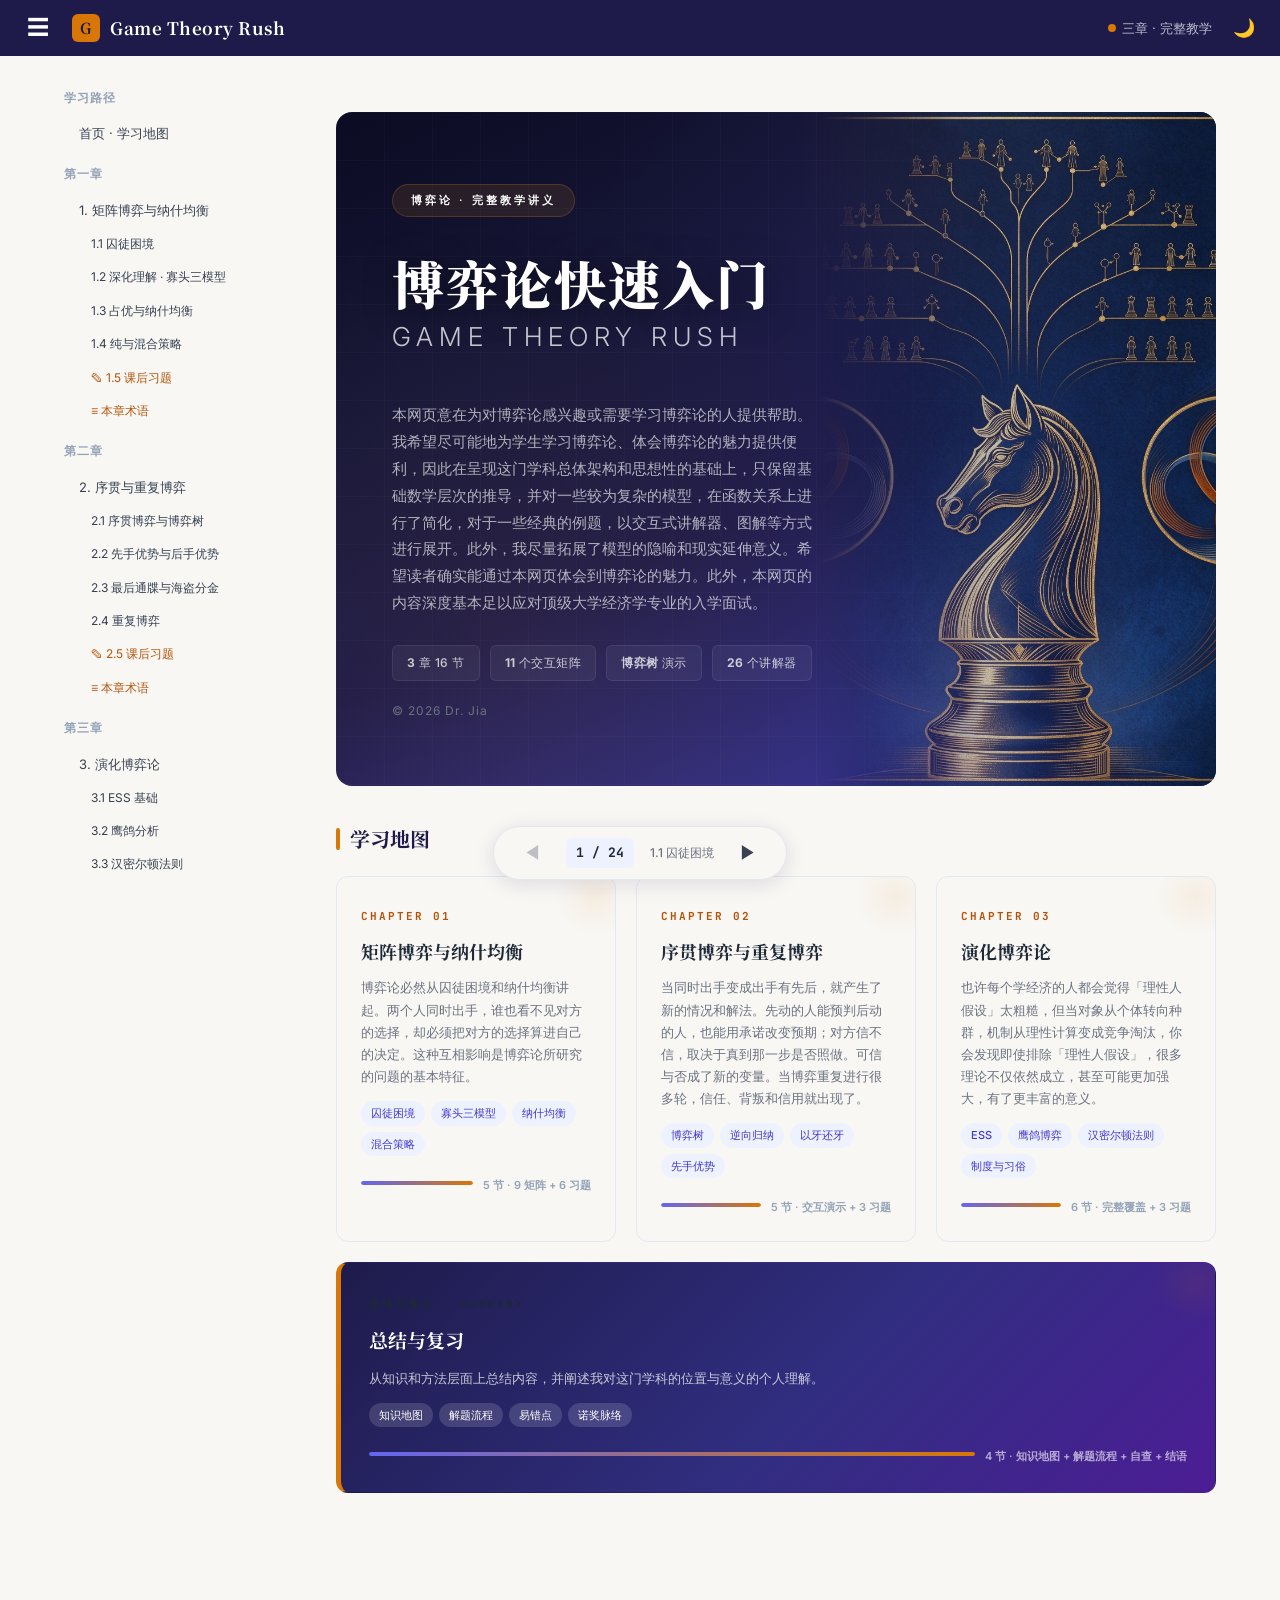
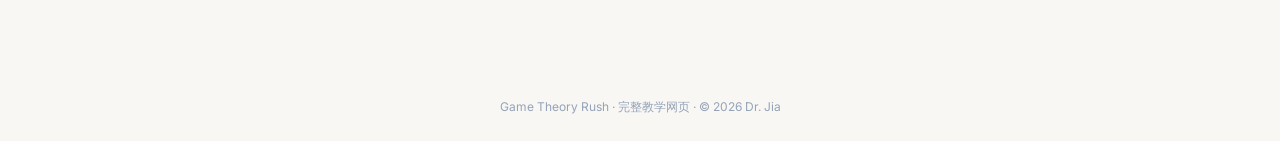
<file: game-theory-rush/index.html>
<!DOCTYPE html>
<html lang="zh-CN" data-page-node-id="f88Oj9E7xumkua8rdbdC9D">
<head data-page-node-id="TAFf9jK8Ac5j1SVR5CZDCf">
<meta charset="UTF-8" data-page-node-id="CXKlrc9r9mkE7bDAP3YR3l">
<meta name="viewport" content="width=device-width, initial-scale=1.0" data-page-node-id="H9I6fAZjmFfC5MitDZi8de">
<title>Game Theory Rush · 博弈论教学网页</title>
<link rel="icon" href="mini-lab/favicon.ico">
<link rel="preconnect" href="https://fonts.googleapis.com" data-page-node-id="O2jBkbnB2UUPuuKvL8OBjO">
<link href="https://fonts.googleapis.com/css2?family=Noto+Serif+SC:wght@400;500;700&family=Inter:wght@400;500;700&family=JetBrains+Mono:wght@400;500;700&display=swap" rel="stylesheet" media="print" onload="this.media='all'" data-page-node-id="3PZJKbyZMGyDl5HdAt7i4N">
<link rel="stylesheet" href="vendor/katex/katex.min.css" data-page-node-id="f6urmWiLHM7PreAOYPZzaC">
<script defer src="vendor/katex/katex.min.js"></script>
<style>
:root{
  --indigo-900:#1E1B4B; --indigo-800:#312E81; --indigo-700:#4338CA;
  --indigo-600:#4F46E5; --indigo-500:#6366F1; --indigo-300:#A5B4FC; --indigo-100:#E0E7FF; --indigo-50:#EEF2FF;
  --gold-600:#B45309; --gold-500:#D97706; --gold-100:#FEF3C7;
  --paper:#F8F7F4; --ink-900:#1F2937; --ink-700:#374151; --ink-500:#6B7280; --ink-400:#94A3B8;
  --board-line:#E2E8F0; --coop-green:#16A34A; --defect-red:#DC2626; --info-blue:#2563EB;
  --r-sm:8px; --r-md:12px; --r-lg:16px;
  --font-serif:'Noto Serif SC','Songti SC','SimSun',serif;
  --font-sans:'Inter','PingFang SC','Microsoft YaHei',sans-serif;
  --font-mono:'JetBrains Mono','STIX Two Math','Consolas',monospace;
  --ease:cubic-bezier(.22,.61,.36,1);
}
*{margin:0;padding:0;box-sizing:border-box}
html{scroll-behavior:smooth;scroll-padding-top:64px}
body{font-family:var(--font-sans);color:var(--ink-900);background:var(--paper);line-height:1.7;-webkit-font-smoothing:antialiased}

.topbar{position:sticky;top:0;z-index:50;background:var(--indigo-900);color:#fff;height:56px;display:flex;align-items:center;padding:0 16px;gap:12px}
.topbar .logo{display:flex;align-items:center;gap:10px;font-family:var(--font-serif);font-weight:700;font-size:17px;letter-spacing:.5px}
.logo-mark{width:28px;height:28px;border-radius:6px;background:var(--gold-500);display:flex;align-items:center;justify-content:center;color:var(--indigo-900);font-weight:700;font-size:15px}
.burger{display:flex;background:none;border:0;color:#fff;font-size:22px;cursor:pointer;width:44px;height:44px;border-radius:8px;align-items:center;justify-content:center;transition:background .2s}
.burger:hover{background:rgba(255,255,255,.12)}
.topbar .ch-label{font-size:13px;color:rgba(255,255,255,.72);margin-left:auto;display:flex;align-items:center;gap:6px}
.progress-dot{width:8px;height:8px;border-radius:50%;background:var(--gold-500)}

.layout{display:grid;grid-template-columns:1fr;max-width:1200px;margin:0 auto;padding:0 16px}
main{padding:24px 0 96px;min-width:0}

.sidebar{display:none}
.sidebar.hidden-side{display:none !important}
.layout.full-width{grid-template-columns:1fr !important}
@media(min-width:992px){
  .layout{grid-template-columns:240px minmax(0,1fr);gap:32px;padding:0 24px}
  .sidebar{display:block;padding-top:32px}
  .side-nav{position:sticky;top:80px;max-height:calc(100vh - 96px);overflow-y:auto;padding-right:4px}
  .side-nav h4{font-size:12px;color:var(--ink-400);text-transform:uppercase;letter-spacing:1px;margin-bottom:8px}
  .side-nav a{display:block;padding:6px 12px;border-radius:8px;color:var(--ink-700);text-decoration:none;font-size:13px;margin-bottom:1px;border-left:3px solid transparent;transition:background .2s,color .2s}
  .side-nav a:hover{background:var(--indigo-50);color:var(--indigo-800)}
  .side-nav a.active{background:var(--indigo-100);color:var(--indigo-800);border-left-color:var(--gold-500);font-weight:500}
  .side-nav a.sub{padding-left:24px;font-size:12px}
  .side-nav a.ex{color:var(--gold-600)}
  .side-nav a.ex.active{background:var(--gold-100);color:var(--gold-600);border-left-color:var(--gold-500)}
}
@media(min-width:768px) and (max-width:991px){.layout{padding:0 24px}}

.hero{background:var(--indigo-900);border-radius:var(--r-lg);color:#fff;padding:32px 24px;margin-bottom:32px;position:relative;overflow:hidden}
.hero::after{content:"";position:absolute;right:-40px;top:-40px;width:220px;height:220px;background:radial-gradient(circle,rgba(99,102,241,.35),transparent 70%);pointer-events:none}
.hero .tag{display:inline-flex;align-items:center;gap:8px;background:rgba(255,255,255,.12);border:1px solid rgba(255,255,255,.2);padding:4px 12px;border-radius:100px;font-size:12px;margin-bottom:16px}
.hero h1{font-family:var(--font-serif);font-size:26px;line-height:1.3;margin-bottom:8px}
.hero p{color:rgba(255,255,255,.8);font-size:14px;max-width:460px}
.hero .meta{margin-top:20px;display:flex;flex-wrap:wrap;gap:8px}
.hero .meta span{font-size:12px;background:rgba(255,255,255,.1);padding:4px 10px;border-radius:6px;color:rgba(255,255,255,.85)}
@media(min-width:768px){.hero{padding:44px 40px}.hero h1{font-size:32px}}

.sec-title{display:flex;align-items:center;gap:10px;margin:36px 0 16px;font-family:var(--font-serif);font-size:20px;color:var(--indigo-900);scroll-margin-top:72px}
.sec-title::before{content:"";width:4px;height:22px;background:var(--gold-500);border-radius:2px}
.sec-sub{font-size:13px;color:var(--ink-500);margin:-8px 0 16px}
.chapter-head{background:linear-gradient(135deg,#1E1B4B 0%,#312E81 50%,#3730A3 100%);border-radius:var(--r-lg);color:#fff;padding:36px 40px;margin:0 0 24px;position:relative;overflow:hidden;border-left:5px solid var(--gold-500);scroll-margin-top:72px}
.chapter-head::before{content:'';position:absolute;inset:0;background-image:linear-gradient(rgba(255,255,255,.03) 1px,transparent 1px),linear-gradient(90deg,rgba(255,255,255,.03) 1px,transparent 1px);background-size:32px 32px;pointer-events:none}
.chapter-head::after{content:'';position:absolute;top:-40%;right:-5%;width:300px;height:300px;border-radius:50%;background:radial-gradient(circle,rgba(245,158,11,.1) 0%,transparent 70%);pointer-events:none}
.chapter-head .ch-num{position:relative;z-index:2;font-family:var(--font-mono);font-size:11px;color:var(--gold-400);font-weight:700;letter-spacing:4px;background:rgba(245,158,11,.1);padding:6px 14px;border-radius:6px;white-space:nowrap;text-transform:uppercase}
.chapter-head h2{position:relative;z-index:2;font-family:var(--font-serif);font-size:26px;line-height:1.3;font-weight:800;letter-spacing:-.5px}
.chapter-head .en{position:relative;z-index:2;display:block;font-family:var(--font-sans);font-size:12px;color:rgba(255,255,255,.45);font-weight:400;margin-top:4px;letter-spacing:2px;text-transform:uppercase}
@media(min-width:768px){.chapter-head{padding:40px 48px}.chapter-head h2{font-size:32px}}
.ch-bg-img{position:absolute;inset:0;pointer-events:none;z-index:1;overflow:hidden;border-radius:inherit}
.ch-bg-img img{width:100%;height:100%;object-fit:cover;object-position:right center;mask-image:linear-gradient(to right,rgba(0,0,0,.1) 0%,rgba(0,0,0,.4) 20%,rgba(0,0,0,.8) 50%,black 100%);-webkit-mask-image:linear-gradient(to right,rgba(0,0,0,.1) 0%,rgba(0,0,0,.4) 20%,rgba(0,0,0,.8) 50%,black 100%)}
.chapter-head .ch-num,.chapter-head h2,.chapter-head .en{position:relative;z-index:2}


.chapter-grid{display:grid;grid-template-columns:1fr;gap:16px}
@media(min-width:768px){.chapter-grid{grid-template-columns:repeat(2,minmax(0,1fr))}}
@media(min-width:1200px){.chapter-grid{grid-template-columns:repeat(3,minmax(0,1fr))}}
.ch-card{background:#fff;border:1px solid var(--board-line);border-radius:var(--r-lg);padding:20px;text-decoration:none;color:inherit;transition:transform .24s var(--ease),box-shadow .24s var(--ease);display:flex;flex-direction:column;gap:10px}
.ch-card:hover{transform:translateY(-2px);box-shadow:0 8px 24px rgba(30,27,75,.08)}
.ch-card .num{font-family:var(--font-mono);font-size:12px;color:var(--gold-600);font-weight:700;letter-spacing:1px}
.ch-card h3{font-family:var(--font-serif);font-size:17px;color:var(--indigo-900)}
.ch-card p{font-size:13px;color:var(--ink-500);flex:1}
.ch-card .topics{display:flex;flex-wrap:wrap;gap:6px}
.ch-card .topic{font-size:11px;background:var(--indigo-50);color:var(--indigo-800);padding:3px 8px;border-radius:100px}
.ch-card .progress{margin-top:4px}
.ch-card .bar{height:6px;background:var(--indigo-100);border-radius:3px;overflow:hidden}
.ch-card .fill{height:100%;background:var(--gold-500);border-radius:3px}
.ch-card .pct{font-size:11px;color:var(--ink-400);margin-top:6px}

.concept{background:#fff;border:1px solid var(--board-line);border-radius:var(--r-md);padding:16px 16px 16px 20px;margin-bottom:14px;position:relative;overflow:hidden}
.concept::before{content:"";position:absolute;left:0;top:0;bottom:0;width:4px}
.concept.def::before{background:var(--indigo-600)}
.concept.intuition::before{background:var(--gold-500)}
.concept.example::before{background:var(--coop-green)}
.concept.caution::before{background:var(--defect-red)}
.concept .kind{font-size:11px;font-weight:700;letter-spacing:1px;text-transform:uppercase;margin-bottom:6px}
.concept.def .kind{color:var(--indigo-600)}
.concept.intuition .kind{color:var(--gold-600)}
.concept.example .kind{color:var(--coop-green)}
.concept.caution .kind{color:var(--defect-red)}
.concept h4{font-size:15px;color:var(--ink-900);margin-bottom:4px}
.concept p{font-size:14px;color:var(--ink-700)}
.concept .en{font-size:12px;color:var(--ink-400);font-style:italic;margin-top:4px}
.q-en{font-size:12px;color:var(--ink-400);font-style:italic;margin-left:5px}
.q-en.block{display:block;margin:8px 0 0;line-height:1.75;font-style:normal}
@keyframes jumpFlash{0%,100%{box-shadow:0 0 0 0 rgba(245,158,11,0)}25%{box-shadow:0 0 0 5px rgba(245,158,11,.45)}}
.jump-flash{animation:jumpFlash 1.7s ease}
.concept ul,.concept ol{margin:8px 0 0 20px;font-size:14px;color:var(--ink-700)}
.concept li{margin-bottom:4px}

.matrix-wrap{background:#fff;border:1px solid var(--board-line);border-radius:var(--r-md);padding:20px;margin:16px 0}
.matrix-title{font-family:var(--font-serif);font-size:15px;color:var(--indigo-900);margin-bottom:4px}
.matrix-sub{font-size:12px;color:var(--ink-400);margin-bottom:16px}
.matrix{display:inline-block;overflow-x:auto;max-width:100%;-webkit-overflow-scrolling:touch}
table.payoff{border-collapse:collapse;font-family:var(--font-mono)}
table.payoff td,table.payoff th{border:1px solid var(--board-line);padding:10px 14px;text-align:center;font-size:13px;min-width:60px}
table.payoff th{background:var(--indigo-50);color:var(--indigo-800);font-weight:500;font-family:var(--font-sans)}
table.payoff th.corner{background:var(--indigo-900);color:#fff}
table.payoff td{padding:0;height:48px}
.pcell{display:flex;flex-direction:row;align-items:center;justify-content:center;gap:5px;height:100%;padding:6px 14px;cursor:pointer;transition:background .2s var(--ease);position:relative;white-space:nowrap}
.pcell:hover{background:var(--indigo-50)}
.pcell .pay{font-size:14px;font-weight:500}
.pcell .pay.p1{color:var(--defect-red)}
.pcell .pay.p2{color:var(--info-blue)}
.pcell .pay.p1::after{content:",\00a0";color:var(--ink-400);font-weight:400}
.pcell .pay.best{color:var(--gold-600);font-weight:700}
.pcell .pay.best::after{content:" ★";font-size:12px}
.pcell.eq{background:var(--gold-100)}
.pcell.eq::after{content:"★";position:absolute;top:4px;right:6px;color:var(--gold-600);font-size:11px}
.matrix-actions{display:flex;flex-wrap:wrap;gap:10px;margin-top:16px}
.btn{display:inline-flex;align-items:center;gap:8px;padding:10px 16px;border-radius:var(--r-md);font-size:14px;font-weight:500;cursor:pointer;border:1px solid var(--indigo-300);background:#fff;color:var(--indigo-800);transition:transform .2s var(--ease),background .2s var(--ease)}
.btn:hover{transform:scale(1.05);background:var(--indigo-50)}
.btn:active{transform:scale(.95)}
.btn.primary{background:var(--indigo-800);border-color:var(--indigo-800);color:#fff}
.btn.primary:hover{background:var(--indigo-700)}
.btn.gold{background:var(--gold-500);border-color:var(--gold-500);color:#fff}
.btn.gold:hover{background:var(--gold-600)}
.btn:focus-visible{outline:2px solid var(--gold-500);outline-offset:2px}
.matrix-note{font-size:12px;color:var(--ink-400);margin-top:12px;min-height:18px}

/* ═══ 分步找均衡 · Best-Response Walkthrough ═══ */
.br-panel{margin-top:14px;border:1px solid var(--indigo-100);border-radius:var(--r-md);background:var(--indigo-50);padding:12px 14px}
.br-top{display:flex;align-items:center;justify-content:space-between;gap:8px;margin-bottom:8px;flex-wrap:wrap}
.br-label{font-size:12px;font-weight:700;color:var(--indigo-800);letter-spacing:.5px}
.br-count{font-size:12px;color:var(--ink-400)}
.br-bar{height:4px;border-radius:2px;background:var(--indigo-100);overflow:hidden;margin-bottom:10px}
.br-bar span{display:block;height:100%;background:var(--gold-500);transition:width .3s var(--ease)}
.br-chips{display:flex;flex-wrap:wrap;gap:6px;margin-bottom:10px}
.br-chip{font-size:11px;padding:4px 9px;border-radius:999px;background:#fff;border:1px solid var(--indigo-100);color:var(--ink-400);cursor:pointer;font-family:var(--font-sans);transition:all .2s var(--ease)}
.br-chip:hover{border-color:var(--indigo-300);color:var(--indigo-800)}
.br-chip.done{color:var(--indigo-800);border-color:var(--indigo-300)}
.br-chip.cur{background:var(--gold-500);border-color:var(--gold-500);color:#fff;font-weight:700}
.br-step{background:#fff;border:1px solid var(--board-line);border-radius:12px;padding:12px 14px;font-size:14px;color:var(--ink-700);line-height:1.8}
.br-step .lead{font-size:12px;font-weight:700;color:var(--gold-600);display:block;margin-bottom:4px;letter-spacing:.5px}
.br-step b{color:var(--indigo-800)}
.br-step .cmp{font-family:var(--font-mono);font-size:13px;background:var(--indigo-50);padding:1px 6px;border-radius:6px;margin:0 2px;font-weight:600}
.br-step .cmp.r{color:var(--defect-red)}
.br-step .cmp.b{color:var(--info-blue)}
.br-step .hit{color:var(--gold-600);font-weight:700}
.br-step .why{display:block;margin-top:6px;font-size:12.5px;color:var(--ink-400);border-left:3px solid var(--indigo-100);padding-left:10px}
.br-ctrl{display:flex;flex-wrap:wrap;gap:8px;margin-top:10px}
.br-ctrl .btn{padding:8px 14px;font-size:13px}
.br-ctrl .btn[disabled]{opacity:.4;cursor:not-allowed;transform:none}
table.payoff th.scan{background:var(--gold-500) !important;color:#fff !important}
table.payoff td.scan{background:var(--gold-100)}
.pcell.scanning{box-shadow:inset 0 0 0 2px var(--gold-500);background:var(--gold-100)}
.pcell.rejected{opacity:.4}
.pcell.confirmed{background:var(--gold-100)}

/* 方法切换 Tab */
.br-tabs{display:flex;flex-wrap:wrap;gap:6px;margin-bottom:10px}
.br-tab{font-size:12px;padding:6px 12px;border-radius:999px;border:1px solid var(--indigo-100);background:#fff;color:var(--ink-400);cursor:pointer;font-family:var(--font-sans);transition:all .2s var(--ease)}
.br-tab:hover{border-color:var(--indigo-300);color:var(--indigo-800)}
.br-tab.on{background:var(--indigo-800);border-color:var(--indigo-800);color:#fff;font-weight:700}

/* 方法 B · IDSDS 剔除 */
table.payoff th.elim,table.payoff td.elim{opacity:.25;text-decoration:line-through;background:repeating-linear-gradient(45deg,#F1F5F9,#F1F5F9 5px,var(--board-line) 5px,var(--board-line) 10px)}
.pcell.dom-cmp{box-shadow:inset 0 0 0 2px var(--info-blue)}
.pcell.ids-pick{background:var(--gold-100);box-shadow:inset 0 0 0 2px var(--gold-500)}
.br-step .submtx{margin-top:8px;font-size:12px;color:var(--ink-400)}
table.payoff.mini{margin:6px 0 2px;font-size:12px}
table.payoff.mini td,table.payoff.mini th{padding:6px 12px;min-width:52px;height:42px}

/* 矩阵补全 Fill-in */
.fill-wrap{background:#fff;border:1px solid var(--board-line);border-radius:var(--r-md);padding:16px 18px;margin:14px 0}
.fill-cond{font-size:14px;color:var(--ink-700);line-height:1.85;margin-bottom:6px}
.fill-cond b{color:var(--indigo-800)}
.fill-cond .li{display:block;padding-left:18px;position:relative}
.fill-cond .li::before{content:"▸";position:absolute;left:0;color:var(--gold-600)}
table.payoff td .pcell.tbd .pay{color:#CBD5E1}
.pcell.filled .pay{animation:pop .35s var(--ease)}
@keyframes pop{from{transform:scale(.6);opacity:0}to{transform:scale(1);opacity:1}}
.br-step .calc{display:inline-block;font-family:var(--font-mono);font-size:13px;background:var(--indigo-50);border-radius:6px;padding:2px 8px;margin:2px 0}

.hintbox{border-radius:var(--r-md);padding:16px;margin:14px 0;border:1px solid}
.hintbox.think{background:var(--indigo-50);border-color:var(--indigo-100)}
.hintbox.homework{background:var(--gold-100);border-color:#FDE68A}
.hintbox .h-title{font-size:14px;font-weight:700;margin-bottom:6px;display:flex;align-items:center;gap:8px}
.hintbox.think .h-title{color:var(--indigo-800)}
.hintbox.homework .h-title{color:var(--gold-600)}
.hintbox p{font-size:14px;color:var(--ink-700)}

details.ansbox{background:#fff;border:1px solid var(--board-line);border-radius:var(--r-md);margin:10px 0;overflow:hidden}
details.ansbox>summary{cursor:pointer;padding:12px 16px;font-size:14px;font-weight:500;color:var(--indigo-800);list-style:none;display:flex;align-items:center;gap:8px}
details.ansbox>summary::before{content:"▸";transition:transform .24s var(--ease);color:var(--gold-500);font-size:13px}
details.ansbox[open]>summary::before{transform:rotate(90deg)}
details.ansbox .ans{margin:0;padding:12px 16px 16px;font-size:13px;color:var(--ink-700);border-top:1px dashed var(--board-line)}
details.ansbox .ans .key{color:var(--gold-600);font-weight:700}
details.ansbox .ans p{margin-bottom:8px}
details.ansbox .ans ol,details.ansbox .ans ul{margin:6px 0 6px 20px}

.exercise{background:#fff;border:1px solid var(--board-line);border-radius:var(--r-md);padding:18px;margin:12px 0;scroll-margin-top:72px}
.exercise .q-title{font-size:14px;font-weight:700;color:var(--indigo-900);margin-bottom:6px;display:flex;gap:8px;align-items:baseline}
.exercise .q-title .qn{font-family:var(--font-mono);color:var(--gold-600);font-size:13px}
.exercise .q-body{font-size:14px;color:var(--ink-700)}
.exercise .q-body ol,.exercise .q-body ul{margin:6px 0 6px 20px}
.exercise .q-body li{margin-bottom:4px}

/* ═══ 讲解器 Tutor (逐步讲解模式) ═══ */
.tutor{background:#fff;border:1px solid var(--indigo-300);border-radius:var(--r-md);margin:12px 0;overflow:hidden}
.tutor-head{display:flex;align-items:center;justify-content:space-between;gap:10px;padding:12px 16px;background:var(--indigo-50);border-bottom:1px solid var(--indigo-100)}
.tutor-title{font-size:14px;font-weight:700;color:var(--indigo-800);display:flex;align-items:center;gap:8px}
.tutor-title .ico{flex-shrink:0;width:22px;height:22px;border-radius:6px;background:var(--indigo-800);color:#fff;display:flex;align-items:center;justify-content:center;font-size:12px}
.tutor-count{font-family:var(--font-mono);font-size:12px;color:var(--gold-600);font-weight:700;white-space:nowrap}
.tutor-steps{display:flex;flex-wrap:wrap;gap:6px;padding:10px 16px;border-bottom:1px dashed var(--board-line);background:var(--paper)}
.tutor-step{font-size:12px;padding:5px 10px;border-radius:100px;border:1px solid var(--board-line);background:#fff;color:var(--ink-500);cursor:pointer;transition:all .2s var(--ease);font-family:var(--font-sans)}
.tutor-step:hover{border-color:var(--indigo-300);color:var(--indigo-800)}
.tutor-step.done{background:var(--indigo-50);color:var(--indigo-800);border-color:var(--indigo-100)}
.tutor-step.active{background:var(--indigo-800);color:#fff;border-color:var(--indigo-800)}
.tutor-body{padding:14px 16px}
.tutor-sol{display:none}
.tutor-sol.show{display:block}
.tutor-sol .sol-step{display:flex;gap:10px;margin-bottom:0;padding:12px;border-radius:var(--r-md);background:var(--indigo-50);margin-bottom:8px}
.tutor-sol .sol-step:last-child{margin-bottom:0}
.tutor-sol .sn{flex-shrink:0;width:26px;height:26px;border-radius:50%;background:var(--indigo-800);color:#fff;font-size:12px;font-weight:700;display:flex;align-items:center;justify-content:center;font-family:var(--font-mono)}
.tutor-sol .sc{flex:1;font-size:14px;color:var(--ink-700)}
.tutor-sol .sc b.step-t{display:block;color:var(--indigo-900);margin-bottom:4px;font-size:14px}
.tutor-sol .sc p{margin:4px 0}
.tutor-sol .sc .res{color:var(--gold-600);font-weight:700}
.tutor-actions{display:flex;flex-wrap:wrap;gap:8px;padding:10px 16px 14px;border-top:1px dashed var(--board-line);align-items:center}
.tutor-actions .btn{padding:8px 14px;font-size:13px}
.tutor-progress{flex:1;font-size:12px;color:var(--ink-400);font-family:var(--font-mono)}
/* 公式 */
.m-row{margin:8px 0;overflow-x:auto;text-align:center}
.m-row .katex-display{margin:6px 0}
.raw-math{font-family:var(--font-mono);background:#fff;border:1px solid var(--indigo-100);border-radius:6px;padding:4px 10px;display:inline-block;font-size:13px;color:var(--indigo-800)}
.raw-math-block{font-family:var(--font-mono);background:#fff;border:1px solid var(--indigo-100);border-radius:8px;padding:8px 14px;display:block;text-align:center;font-size:14px;color:var(--indigo-800);margin:8px 0}
.katex{font-size:1.06em}

.bottom-nav{display:flex;justify-content:space-between;gap:12px;margin-top:40px;padding-top:24px;border-top:1px solid var(--board-line)}
.bottom-nav a{flex:1;background:#fff;border:1px solid var(--board-line);border-radius:var(--r-md);padding:14px 16px;text-decoration:none;color:var(--ink-700);font-size:13px;transition:transform .2s var(--ease),border-color .2s}
.bottom-nav a:hover{transform:translateY(-2px);border-color:var(--indigo-300)}
.bottom-nav .dir{font-size:11px;color:var(--ink-400);display:block;margin-bottom:2px}
.bottom-nav .nm{font-weight:500;color:var(--indigo-800)}

.drawer{position:fixed;top:0;left:0;bottom:0;width:300px;background:var(--indigo-900);z-index:100;padding:24px 16px;transform:translateX(-100%);transition:transform .3s var(--ease);overflow-y:auto}
.drawer.open{transform:translateX(0)}
.drawer a{display:block;color:rgba(255,255,255,.85);padding:9px 12px;border-radius:8px;text-decoration:none;font-size:13px;border-left:3px solid transparent;transition:background .2s}
.drawer a:hover,.drawer a.active{background:rgba(255,255,255,.12);border-left-color:var(--gold-500)}
.drawer a.ex{color:var(--gold-500)}
.drawer a.ex.active{background:rgba(217,119,6,.18);border-left-color:var(--gold-500)}
.drawer .sec{color:rgba(255,255,255,.45);font-size:11px;text-transform:uppercase;letter-spacing:1px;padding:14px 12px 4px}
.overlay{position:fixed;inset:0;background:rgba(15,23,42,.5);z-index:90;opacity:0;pointer-events:none;transition:opacity .3s}
.overlay.show{opacity:1;pointer-events:auto}
@media(min-width:992px){.drawer{display:none}}
@media(min-width:768px){.burger{display:flex}}

.mobile-float{position:fixed;bottom:0;left:0;right:0;background:var(--indigo-900);display:flex;z-index:60;box-shadow:0 -4px 16px rgba(30,27,75,.2)}
.mobile-float a{flex:1;text-align:center;padding:12px 8px;color:rgba(255,255,255,.8);text-decoration:none;font-size:12px;transition:background .2s}
.mobile-float a:hover{background:rgba(255,255,255,.1)}
.mobile-float .dir{display:block;font-size:10px;color:var(--gold-500);letter-spacing:1px}
@media(min-width:768px){.mobile-float{display:none}}

.game{background:var(--indigo-900);border-radius:var(--r-lg);color:#fff;padding:24px;margin:16px 0}
.game h4{font-family:var(--font-serif);font-size:16px;margin-bottom:8px}
.game p{font-size:13px;color:rgba(255,255,255,.75);margin-bottom:16px}
.game .row{display:flex;flex-wrap:wrap;gap:10px;align-items:center}
.game input[type=number]{width:84px;padding:10px 12px;border-radius:var(--r-md);border:1px solid rgba(255,255,255,.25);background:rgba(255,255,255,.1);color:#fff;font-family:var(--font-mono);font-size:14px}
.game input:focus{outline:2px solid var(--gold-500)}
.game label{font-size:13px;color:rgba(255,255,255,.7)}
.game .result{margin-top:16px;font-size:13px;background:rgba(255,255,255,.08);border-radius:var(--r-md);padding:12px;min-height:40px;line-height:1.8}
.game .result b{color:var(--gold-500)}

.tree-box{background:#fff;border:1px solid var(--board-line);border-radius:var(--r-md);padding:20px;margin:16px 0}
.tree-box .tree-title{font-family:var(--font-serif);font-size:15px;color:var(--indigo-900);margin-bottom:4px}
.tree-box .tree-sub{font-size:12px;color:var(--ink-400);margin-bottom:12px}
.tree-svg{width:100%;max-width:640px;margin:0 auto;display:block}
.tree-svg .node-a{fill:var(--indigo-800)}
.tree-svg .node-b{fill:var(--indigo-500)}
.tree-svg .terminal{fill:#fff;stroke:var(--board-line)}
.tree-svg text{font-family:var(--font-sans);font-size:12px;fill:var(--ink-900)}
.tree-svg .lbl{fill:var(--ink-500);font-size:11px}
.tree-svg .tnum{font-family:var(--font-mono);font-size:11px}
.tree-svg path.link{stroke:var(--ink-400);stroke-width:1.2;fill:none}
.tree-svg path.link.sel{stroke:var(--gold-500);stroke-width:2.5}
.tree-svg rect.terminal.sel{stroke:var(--gold-500);stroke-width:2}
.steps{display:flex;flex-wrap:wrap;gap:8px;margin-top:14px}
.step-btn{font-size:12px;padding:6px 12px;border-radius:100px;border:1px solid var(--board-line);background:#fff;color:var(--ink-500);cursor:pointer;transition:all .2s}
.step-btn.active{background:var(--indigo-800);color:#fff;border-color:var(--indigo-800)}
.tree-note{font-size:12px;color:var(--ink-400);margin-top:12px;min-height:18px}

.pirate-table{width:100%;border-collapse:collapse;font-family:var(--font-mono);font-size:12px;margin-top:8px}
.pirate-table th,.pirate-table td{border:1px solid var(--board-line);padding:6px 8px;text-align:center}
.pirate-table th{background:var(--indigo-50);color:var(--indigo-800);font-family:var(--font-sans);font-weight:500}
.pirate-table td.supp{background:var(--gold-100);font-weight:700;color:var(--gold-600)}
.pirate-table td.dead{color:var(--ink-400)}
.pirate-table td.l{text-align:left;font-family:var(--font-sans);line-height:1.6}
.pirate-table td.big{font-weight:700;color:var(--gold-600)}
.race-tbl{width:100%;border-collapse:collapse;font-size:13px;margin:10px 0}
.race-tbl th,.race-tbl td{border:1px solid var(--board-line);padding:8px 10px;text-align:center;vertical-align:top}
.race-tbl th{background:var(--indigo-50);color:var(--indigo-800);font-weight:600;font-size:12px}
.race-tbl td.d{font-family:var(--font-mono);font-weight:700;color:var(--indigo-800)}
.race-tbl td.n{font-family:var(--font-mono)}
.race-tbl td.hint{text-align:left;color:var(--ink-500);font-size:12px}
.race-tbl tr.ex td{background:var(--gold-50,#FFFBEB)}

/* ═══ 图解模式 · 交互小程序嵌入 ═══ */
.lab-embed{background:linear-gradient(180deg,var(--indigo-50) 0%,#fff 60%);border:1px solid var(--indigo-100);border-radius:var(--r-lg,14px);padding:16px;margin:16px 0}
.lab-head{display:flex;flex-wrap:wrap;align-items:center;gap:8px;margin-bottom:10px}
.lab-badge{font-size:11px;font-weight:700;letter-spacing:.5px;padding:3px 9px;border-radius:100px;background:var(--indigo-800);color:#fff}
.lab-title{font-size:14px;font-weight:700;color:var(--indigo-800)}
.lab-src{font-size:11px;color:var(--ink-400);margin-left:auto}
.lab-desc{font-size:13px;color:var(--ink-700);line-height:1.85;margin-bottom:12px}
.lab-stage{position:relative;border:1px dashed var(--indigo-300);border-radius:var(--r-md);background:#fff;padding:18px;text-align:center}
.lab-stage.loaded{padding:0;border-style:solid;overflow:hidden}
.lab-launch{font-family:var(--font-sans);font-size:14px;font-weight:700;padding:11px 22px;border-radius:var(--r-md);border:0;background:var(--indigo-800);color:#fff;cursor:pointer;transition:transform .2s var(--ease)}
.lab-launch:hover{transform:translateY(-2px)}
.lab-open{display:inline-block;margin-left:12px;font-size:12px;color:var(--gold-600);font-weight:600;text-decoration:none}
.lab-open:hover{text-decoration:underline}
.lab-note{font-size:11.5px;color:var(--ink-400);margin-top:10px}
.lab-frame{display:block;width:100%;height:800px;border:0;background:#fff}
.lab-stage.loading::after{content:'正在载入小程序…';position:absolute;right:14px;bottom:12px;font-size:12px;color:var(--ink-400)}
.lab-stage.failed::after{content:attr(data-fail);position:static;display:block;margin-top:10px;font-size:12px;color:var(--danger,#B91C1C)}
@media (max-width:768px){.lab-frame{height:700px}}
@media (max-width:520px){.lab-frame{height:640px}}

/* ═══ 推荐网站卡片 ═══ */
.site-card{display:flex;gap:14px;align-items:flex-start;text-decoration:none;background:#fff;border:1px solid var(--indigo-300);border-left:4px solid var(--gold-500);border-radius:var(--r-md);padding:14px 16px;margin-top:12px;transition:transform .2s var(--ease),box-shadow .2s}
.site-card:hover{transform:translateY(-2px);box-shadow:0 8px 20px rgba(49,46,129,.10)}
.site-card .sc-ico{flex-shrink:0;width:34px;height:34px;border-radius:10px;background:var(--indigo-800);color:#fff;display:flex;align-items:center;justify-content:center;font-size:13px}
.site-card .sc-main{flex:1;min-width:0}
.site-card .sc-title{display:block;font-size:14px;font-weight:700;color:var(--indigo-800);margin-bottom:2px}
.site-card .sc-url{display:block;font-family:var(--font-mono);font-size:11.5px;color:var(--gold-600);margin-bottom:6px}
.site-card .sc-desc{display:block;font-size:12.5px;color:var(--ink-500);line-height:1.7}
.site-card .sc-go{flex-shrink:0;align-self:center;font-size:12px;font-weight:700;color:var(--indigo-800);white-space:nowrap}
@media (max-width:520px){.site-card .sc-go{display:none}}

/* ═══ 课后习题：答案默认隐藏 ═══ */
.exercise .tutor{display:none}
.exercise.revealed .tutor{display:block}
.ans-gate{margin-top:12px}
.ans-body{display:none}
.ans-body.open{display:block}
.ans-btn{display:flex;align-items:center;gap:10px;width:100%;text-align:left;font-family:var(--font-sans);background:var(--gold-50,#FFFBEB);border:1px dashed var(--gold-500);border-radius:var(--r-md);padding:13px 16px;cursor:pointer;transition:background .2s,border-color .2s}
.ans-btn:hover{background:var(--gold-100)}
.ans-btn .ans-ico{font-size:14px;line-height:1}
.ans-btn .ans-txt{font-size:14px;font-weight:700;color:var(--gold-600)}
.ans-btn .ans-hint{margin-left:auto;font-size:11.5px;color:var(--ink-400)}
@media (max-width:600px){.ans-btn{flex-wrap:wrap}.ans-btn .ans-hint{margin-left:0;width:100%}}

.footer{text-align:center;font-size:12px;color:var(--ink-400);padding:24px 16px 90px}
@media(min-width:768px){.footer{padding-bottom:24px}}
@media(min-width:992px){main{padding:32px 0 80px}}

/* === Scene Illustration === */
.scene-img{margin:18px 0;border-radius:var(--r-lg);overflow:hidden;box-shadow:0 6px 24px rgba(30,27,75,.12);border:1px solid var(--board-line);background:#fff;position:relative}
.scene-img img{display:block;width:100%;height:auto;transition:transform .5s var(--ease)}
.scene-img:hover img{transform:scale(1.015)}
.scene-img .caption{padding:10px 16px;font-size:12.5px;color:var(--ink-500);background:var(--paper);border-top:1px solid var(--board-line);display:flex;align-items:center;gap:10px;line-height:1.5}
.scene-img .caption .cap-tag{flex-shrink:0;font-size:10px;font-weight:700;letter-spacing:.5px;padding:2px 8px;border-radius:100px;background:var(--indigo-100);color:var(--indigo-800)}
.scene-img .caption .cap-text{flex:1}
.scene-img.full{margin:20px -8px}
@media(min-width:768px){.scene-img.full{margin:24px -16px}}

/* === Hero gradient === */
.hero{background:linear-gradient(135deg,var(--indigo-900) 0%,var(--indigo-800) 55%,#3730A3 100%);position:relative}
.hero::before{content:"";position:absolute;inset:0;background-image:radial-gradient(circle at 15% 85%,rgba(217,119,6,.18) 0%,transparent 45%),radial-gradient(circle at 85% 15%,rgba(99,102,241,.25) 0%,transparent 40%);pointer-events:none}
.hero > *{position:relative;z-index:1}

/* === Chapter banner texture (defined above) === */

/* === Card hover === */
.concept{transition:box-shadow .24s var(--ease),transform .24s var(--ease)}
.concept:hover{box-shadow:0 4px 18px rgba(30,27,75,.07);transform:translateY(-1px)}
.matrix-wrap{transition:box-shadow .24s var(--ease)}
.matrix-wrap:hover{box-shadow:0 4px 18px rgba(30,27,75,.06)}
.ch-card{position:relative;overflow:hidden}
.ch-card::after{content:"";position:absolute;top:-20px;right:-20px;width:80px;height:80px;background:radial-gradient(circle,rgba(217,119,6,.08),transparent 70%);pointer-events:none}
.reveal{transition:box-shadow .24s var(--ease)}
.reveal:hover{box-shadow:0 4px 16px rgba(30,27,75,.06)}
.g-card{transition:border-color .2s,box-shadow .2s var(--ease),transform .2s var(--ease)}
.g-card:hover{transform:translateY(-2px)}


/* ═══ 重要公式高亮 · Formula Highlight ═══ */
.formula-box{display:inline-block;background:linear-gradient(135deg,var(--indigo-50),var(--gold-50));border:2px solid var(--indigo-200);border-radius:var(--r-md);padding:10px 20px;margin:8px 0;font-family:var(--font-mono);font-size:16px;font-weight:700;color:var(--indigo-900);box-shadow:0 2px 8px rgba(30,27,75,.08)}
.formula-box .katex{font-size:1.15em}
p .formula-box{margin:4px 0}

/* ═══ 重点提示 · Key Point (replaces gray small text for important content) ═══ */
.key-point{background:var(--indigo-50);border-left:4px solid var(--gold-500);padding:10px 14px;border-radius:0 var(--r-md) var(--r-md) 0;margin:8px 0;font-size:14px;color:var(--indigo-900);font-weight:500;line-height:1.7}
.key-point b{color:var(--indigo-800)}

/* ═══ 夜间模式 · Dark Mode ═══ */
body.dark{
  --paper:#14142B;--paper-2:#1E1E3A;
  --ink-900:#E8E8F0;--ink-800:#D0D0E0;--ink-700:#B8B8D0;--ink-600:#A0A0C0;
  --ink-500:#8888B0;--ink-400:#7070A0;--ink-300:#585890;--ink-200:#404070;
  --board-line:#2A2A4A;
  --indigo-50:#1E1E3A;--indigo-100:#2A2A50;--indigo-200:#3A3A6A;
  background:var(--paper);color:var(--ink-800);
}
body.dark .hero,body.dark .chapter-head{background:linear-gradient(135deg,#0F0F2A 0%,#1A1A40 100%)}
body.dark .concept,body.dark .matrix-wrap,body.dark .exercise,body.dark .reveal,
body.dark .tree-box,body.dark .fill-wrap,body.dark .game,body.dark .lab-embed,
body.dark .br-panel,body.dark .tutor-box,body.dark .g-card,body.dark .ch-card,
body.dark .scene-img,body.dark .topbar{background:#1E1E3A;border-color:var(--board-line)}
body.dark .matrix-sub,body.dark .matrix-note,body.dark .sec-sub,body.dark .tree-sub,
body.dark .lab-desc,body.dark .lab-note,body.dark .hint-line,body.dark .ch-card p,
body.dark .g-card .g-hint,body.dark .footer{color:var(--ink-500)}
body.dark table.payoff th{background:#2A2A50;color:var(--ink-800)}
body.dark table.payoff th.corner{background:var(--indigo-800)}
body.dark table.payoff td{background:#1E1E3A}
body.dark .pcell:hover{background:#2A2A50}
body.dark .pcell.eq{background:rgba(245,158,11,.15)}
body.dark .pcell.scanning{background:rgba(245,158,11,.15)}
body.dark .btn{background:#2A2A50;border-color:var(--board-line);color:var(--ink-800)}
body.dark .btn:hover{background:#3A3A6A}
body.dark .br-tab{background:#2A2A50;color:var(--ink-500)}
body.dark .br-tab.on{background:var(--indigo-700);color:#fff}
body.dark .key-point{background:#2A2A50;color:var(--ink-800)}
body.dark .formula-box{background:linear-gradient(135deg,#2A2A50,#3A2A1A);border-color:var(--gold-700);color:var(--ink-800)}
body.dark .fill-cond{background:#2A2A50;border-color:var(--board-line)}
body.dark .race-tbl th{background:#2A2A50;color:var(--ink-800)}
body.dark .race-tbl td{background:#1E1E3A;color:var(--ink-700)}
body.dark .drawer{background:#0F0F2A}
body.dark .topbar{background:#0F0F2A}
body.dark .g-search{background:#2A2A50;border-color:var(--board-line);color:var(--ink-800)}
body.dark .lab-head{background:#2A2A50}
body.dark .scene-img .caption{background:#1E1E3A;color:var(--ink-500);border-top-color:var(--board-line)}
body.dark .scene-img .caption .cap-tag{background:#2A2A50;color:var(--gold-400)}
body.dark .tutor-sol{background:#2A2A50;border-color:var(--board-line)}
body.dark .tutor-title{background:var(--indigo-800)}
body.dark .ans-body{background:#2A2A50;border-color:var(--board-line)}
body.dark .raw-math,.raw-math-block{background:#2A2A50;border-color:var(--indigo-700);color:var(--ink-700)}
body.dark .glossary{background:#1E1E3A}
body.dark .mobile-float{background:#0F0F2A}
body.dark .en,body.dark .q-en{color:var(--ink-500)}
body.dark .hero p{color:rgba(255,255,255,.7)}
body.dark .hero .meta span{background:rgba(255,255,255,.08)}
body.dark .tag{background:rgba(255,255,255,.1)}
body.dark .lab-badge{background:var(--gold-700)}
body.dark .q-title{color:var(--ink-800)}
body.dark .matrix-title{color:var(--ink-800)}
body.dark h1,body.dark h2,body.dark h3,body.dark h4{color:var(--ink-900)}
body.dark .sec-title{color:var(--ink-900)}
body.dark .ch-card h3{color:var(--ink-900)}
body.dark .kind{color:var(--gold-400)}
body.dark .topic{background:#2A2A50;color:var(--ink-500)}
body.dark .pct{color:var(--ink-500)}
body.dark .br-label{color:var(--ink-500)}
body.dark .br-step .lead{color:var(--gold-400)}
body.dark .br-step .why{color:var(--ink-500);border-left-color:var(--indigo-700)}
body.dark .res{color:var(--gold-400)}
body.dark .key{color:var(--gold-400)}
body.dark .calc{background:#1E1E3A;color:var(--ink-700)}
body.dark .hit{color:var(--gold-400)}
body.dark .rv-key{color:var(--gold-400)}
body.dark .side-nav a{color:var(--ink-700)}
body.dark .side-nav a:hover{background:#2A2A50;color:var(--ink-800)}
body.dark .side-nav a.active{background:#2A2A50;color:var(--gold-400)}
body.dark .side-nav h4{color:var(--ink-500)}
body.dark .ch-label{color:rgba(255,255,255,.7)}



/* ═══ 翻页系统 · Pagination System ═══ */
main{position:relative}
.page{display:none;min-height:calc(100vh - 60px);padding:24px 0 80px;animation:pageIn .45s cubic-bezier(.4,0,.2,1)}
.page.active{display:block}
@keyframes pageIn{
  from{opacity:0;transform:translateX(40px)}
  to{opacity:1;transform:translateX(0)}
}
@keyframes pageOut{
  from{opacity:1;transform:translateX(0)}
  to{opacity:0;transform:translateX(-40px)}
}
.page.switching-out{animation:pageOut .3s cubic-bezier(.4,0,.2,1) forwards}

/* 翻页控制栏 */
.page-controls{position:fixed;bottom:20px;left:50%;transform:translateX(-50%);display:flex;align-items:center;gap:16px;background:var(--paper);border:1px solid var(--board-line);border-radius:999px;padding:8px 20px;box-shadow:0 4px 20px rgba(30,27,75,.12);z-index:100;backdrop-filter:blur(10px);pointer-events:none}
.page-controls button{pointer-events:auto;background:none;border:0;cursor:pointer;font-size:18px;width:36px;height:36px;border-radius:50%;display:flex;align-items:center;justify-content:center;color:var(--ink-700);transition:all .2s}
.page-controls button:hover{background:var(--indigo-100);color:var(--indigo-800)}
.page-controls button:disabled{opacity:.3;cursor:default}
.page-indicator{font-size:13px;font-weight:700;color:var(--ink-800);min-width:56px;text-align:center;font-family:var(--font-mono);background:var(--indigo-50);padding:4px 10px;border-radius:6px}
.page-label{font-size:12px;color:var(--ink-500);max-width:140px;overflow:hidden;text-overflow:ellipsis;white-space:nowrap;font-weight:500}
.page-label:empty{display:none}
body.dark .page-indicator{background:#2A2A50;color:var(--ink-800)}

/* ═══ 封面重新设计 · Cover Redesign ═══ */
.hero{position:relative;overflow:hidden;border-radius:var(--r-lg);padding:72px 56px 64px;margin-bottom:32px;background:linear-gradient(155deg,#0B0B22 0%,#17173A 30%,#1E1B4B 55%,#312E81 80%,#3730A3 100%);min-height:440px;display:flex;flex-direction:column;justify-content:center}
.hero::before{content:'';position:absolute;inset:0;background-image:
  radial-gradient(circle at 20% 80%,rgba(245,158,11,.06) 0%,transparent 50%),
  radial-gradient(circle at 80% 20%,rgba(99,102,241,.08) 0%,transparent 50%),
  linear-gradient(rgba(255,255,255,.02) 1px,transparent 1px),
  linear-gradient(90deg,rgba(255,255,255,.02) 1px,transparent 1px);
  background-size:auto,auto,48px 48px,48px 48px;pointer-events:none}
.hero::after{content:'';position:absolute;top:-40%;right:-15%;width:600px;height:600px;border-radius:50%;background:radial-gradient(circle,rgba(245,158,11,.1) 0%,transparent 60%);pointer-events:none}
/* 封面线条画装饰 */
.hero-art-img{position:absolute;right:0;top:0;bottom:0;width:45%;max-width:420px;pointer-events:none;z-index:1;overflow:hidden}
.hero-art-img img{width:100%;height:100%;object-fit:cover;object-position:center;mask-image:linear-gradient(to right,transparent 0%,rgba(0,0,0,.3) 15%,rgba(0,0,0,.7) 40%,black 100%);-webkit-mask-image:linear-gradient(to right,transparent 0%,rgba(0,0,0,.3) 15%,rgba(0,0,0,.7) 40%,black 100%)}
@media(max-width:900px){.hero-art-img{width:60%;opacity:.5}}
.hero .tag{position:relative;z-index:2;display:inline-block;background:rgba(245,158,11,.1);border:1px solid rgba(245,158,11,.2);color:var(--gold-300);padding:6px 18px;border-radius:999px;font-size:11px;font-weight:600;letter-spacing:3px;text-transform:uppercase;width:fit-content}
.hero h1{position:relative;z-index:2;margin:20px 0 0;line-height:1.15}
.hero h1 .zh-title{display:block;font-family:var(--font-serif);font-size:52px;font-weight:900;color:#fff;letter-spacing:2px;text-shadow:0 4px 30px rgba(0,0,0,.5)}
.hero h1 .en-title-main{display:block;font-family:var(--font-sans);font-size:26px;font-weight:300;color:rgba(255,255,255,.75);letter-spacing:6px;margin-top:10px;text-transform:uppercase}
.hero .hero-divider{position:relative;z-index:2;width:120px;height:2px;background:linear-gradient(90deg,var(--gold-400),rgba(245,158,11,.3),transparent);margin:24px 0;border-radius:2px}
.hero p{position:relative;z-index:2;color:rgba(255,255,255,.65);font-size:14.5px;line-height:1.85;max-width:420px;margin:0}
.hero .meta{position:relative;z-index:2;display:flex;flex-wrap:wrap;gap:10px;margin-top:28px}
.hero .meta span{background:rgba(255,255,255,.05);border:1px solid rgba(255,255,255,.08);color:rgba(255,255,255,.75);padding:7px 14px;border-radius:6px;font-size:12px;font-weight:500;letter-spacing:.5px}
.hero .meta span b{color:var(--gold-300);font-weight:700;margin-right:3px}
/* 封面浮动装饰矩阵 */
.hero-deco{position:absolute;z-index:1;opacity:.08;pointer-events:none}
.hero-deco.matrix1{top:30px;right:60px;width:180px}
.hero-deco.matrix2{bottom:20px;right:200px;width:120px;transform:rotate(8deg)}
.hero-deco.matrix3{top:120px;right:300px;width:90px;transform:rotate(-5deg)}

/* 学习地图卡片在翻页模式下 */
.chapter-grid{display:grid;grid-template-columns:repeat(auto-fit,minmax(280px,1fr));gap:20px;margin:20px 0}
.ch-card{display:block;background:var(--paper);border:1px solid var(--board-line);border-radius:var(--r-md);padding:24px;text-decoration:none;color:inherit;transition:all .3s;position:relative;overflow:hidden}
.ch-card:hover{transform:translateY(-4px);box-shadow:0 8px 30px rgba(30,27,75,.12);border-color:var(--indigo-300)}
.ch-card .num{font-size:11px;font-weight:700;letter-spacing:2px;color:var(--gold-600);text-transform:uppercase}
.ch-card h3{font-size:18px;margin:8px 0 10px;color:var(--ink-900)}
.ch-card p{font-size:13px;color:var(--ink-500);line-height:1.7;margin:0 0 14px}
.ch-card .topics{display:flex;flex-wrap:wrap;gap:6px;margin-bottom:14px}
.ch-card .topic{background:var(--indigo-50);color:var(--indigo-700);font-size:11px;padding:3px 10px;border-radius:999px;font-weight:500}
.ch-card .progress{display:flex;align-items:center;gap:10px}
.ch-card .bar{flex:1;height:4px;background:var(--indigo-100);border-radius:2px;overflow:hidden}
.ch-card .fill{height:100%;background:linear-gradient(90deg,var(--indigo-500),var(--gold-500));border-radius:2px}
.ch-card .pct{font-size:11px;color:var(--ink-400);font-weight:600;white-space:nowrap}

/* 夜间模式下的封面 */
body.dark .hero{background:linear-gradient(135deg,#0A0A1A 0%,#1A1A3A 40%,#2A2A50 100%)}
body.dark .page-controls{background:#1E1E3A;border-color:var(--board-line)}
body.dark .page-controls button:hover{background:#2A2A50}

/* ═══ 人物画像+文字并排布局 · Profile Layout ═══ */
.profile-layout{display:flex;gap:24px;align-items:flex-start;margin:16px 0;flex-wrap:wrap}
.profile-layout .profile-portrait{flex:0 0 280px;max-width:280px}
.profile-layout .profile-portrait .scene-img{max-width:100%;margin:0}
.profile-layout .profile-text{flex:1;min-width:300px}
.profile-layout .profile-text .concept{margin:0}
@media(max-width:700px){.profile-layout{flex-direction:column}.profile-layout .profile-portrait{flex:0 0 auto;max-width:240px;margin:0 auto}}

/* Dark mode toggle button */
.theme-toggle{background:none;border:0;color:#fff;font-size:18px;cursor:pointer;width:40px;height:40px;border-radius:8px;display:flex;align-items:center;justify-content:center;transition:background .2s}
.theme-toggle:hover{background:rgba(255,255,255,.12)}

@media (prefers-reduced-motion: reduce){
  *{transition:none !important;animation:none !important}
  .concept:hover,.matrix-wrap:hover,.ch-card:hover,.reveal:hover,.g-card:hover,.scene-img:hover img{transform:none !important}
}

/* ═══ 双语术语卡 Glossary ═══ */
.glossary{background:#fff;border:1px solid var(--board-line);border-radius:var(--r-lg);padding:24px 20px;margin:24px 0;scroll-margin-top:72px}
.glossary .g-head{display:flex;align-items:center;gap:10px;margin-bottom:6px}
.glossary .g-title{font-family:var(--font-serif);font-size:20px;color:var(--indigo-900)}
.glossary .g-sub{font-size:13px;color:var(--ink-500);margin-bottom:16px}
.g-search{width:100%;max-width:420px;padding:10px 14px;border:1px solid var(--indigo-300);border-radius:var(--r-md);font-size:14px;font-family:var(--font-sans);background:#fff;color:var(--ink-900);margin-bottom:16px}
.g-search:focus{outline:2px solid var(--gold-500);outline-offset:2px}
.g-grid{display:grid;grid-template-columns:1fr;gap:10px}
@media(min-width:768px){.g-grid{grid-template-columns:repeat(2,minmax(0,1fr))}}
@media(min-width:1200px){.g-grid{grid-template-columns:repeat(3,minmax(0,1fr))}}
.g-card{border:1px solid var(--board-line);border-radius:var(--r-md);padding:14px 16px;cursor:pointer;background:#fff;transition:border-color .2s,box-shadow .2s var(--ease);user-select:none}
.g-card:hover{border-color:var(--indigo-300);box-shadow:0 4px 12px rgba(30,27,75,.06)}
.g-card.open{border-color:var(--gold-500);background:var(--gold-100)}
.g-card .g-en{font-size:15px;font-weight:700;color:var(--indigo-900);font-family:var(--font-serif)}
.g-card .g-zh{font-size:13px;color:var(--gold-600);font-weight:700;margin-left:8px}
.g-card .g-one{font-size:13px;color:var(--ink-500);margin-top:6px;line-height:1.6}
.g-card .g-more{display:none;margin-top:10px;padding-top:10px;border-top:1px dashed var(--board-line);font-size:13px;color:var(--ink-700);line-height:1.8}
.g-card.open .g-more{display:block}
.g-card .g-more b{color:var(--indigo-800)}
.g-card .g-more .g-ex{background:var(--indigo-50);border-radius:6px;padding:6px 10px;margin-top:8px;font-size:12px;color:var(--ink-700)}
.g-card .g-hint{font-size:11px;color:var(--ink-400);margin-top:8px;display:block}

/* ═══ 思考-揭示 Think-Reveal ═══ */
.reveal{background:var(--indigo-50);border:1px solid var(--indigo-100);border-radius:var(--r-md);margin:14px 0;overflow:hidden}
.reveal .rv-head{display:flex;align-items:center;gap:8px;padding:12px 16px;background:var(--indigo-100);font-size:13px;font-weight:700;color:var(--indigo-800)}
.reveal .rv-head .rv-ico{flex-shrink:0;width:22px;height:22px;border-radius:50%;background:var(--gold-500);color:#fff;display:flex;align-items:center;justify-content:center;font-size:13px}
.reveal .rv-q{padding:14px 16px 10px;font-size:14px;color:var(--ink-900);line-height:1.8}
.reveal .rv-q .q-mark{color:var(--gold-600);font-weight:700;font-family:var(--font-serif);font-size:15px}
.reveal .rv-btn{display:inline-flex;align-items:center;gap:6px;margin:0 16px 14px;padding:8px 16px;border-radius:100px;border:1px solid var(--indigo-300);background:#fff;color:var(--indigo-800);font-size:13px;font-weight:500;cursor:pointer;transition:all .2s var(--ease)}
.reveal .rv-btn:hover{background:var(--indigo-800);color:#fff;border-color:var(--indigo-800);transform:scale(1.03)}
.reveal .rv-ans{display:none;padding:14px 16px 16px;border-top:1px dashed var(--indigo-200,#C7D2FE);background:#fff;font-size:14px;color:var(--ink-700);line-height:1.9}
.reveal.open .rv-ans{display:block}
.reveal .rv-ans p{margin-bottom:8px}
.reveal .rv-ans .rv-key{color:var(--gold-600);font-weight:700}
.reveal .rv-ans .rv-step{display:flex;gap:8px;margin:10px 0}
.reveal .rv-ans .rv-step .n{flex-shrink:0;width:22px;height:22px;border-radius:50%;background:var(--indigo-800);color:#fff;font-size:11px;font-weight:700;display:flex;align-items:center;justify-content:center;font-family:var(--font-mono)}
.reveal .rv-ans .rv-step p{margin:0;font-size:13px}
.ch-card.summary-card{grid-column:1/-1;background:linear-gradient(135deg,#1E1B4B 0%,#312E81 55%,#4C1D95 100%);border-color:transparent;border-left:5px solid var(--gold-500);padding:26px 28px}
.ch-card.summary-card h3{color:#fff;font-size:19px}
.ch-card.summary-card p{color:rgba(255,255,255,.75)}
.ch-card.summary-card .num{color:var(--gold-400)}
.ch-card.summary-card .topic{background:rgba(255,255,255,.14);color:#fff}
.ch-card.summary-card .bar{background:rgba(255,255,255,.18)}
.ch-card.summary-card .pct{color:rgba(255,255,255,.62)}
.ch-card.summary-card:hover{border-color:transparent;box-shadow:0 10px 32px rgba(30,27,75,.28)}

/* ═══════════ 行为偏差小游戏 · Bias Lab ═══════════ */
.bias-lab{margin:20px 0;padding:16px;border:1px solid #E0E7FF;border-radius:12px;background:linear-gradient(180deg,#EEF2FF 0%,#fff 72%)}
.bias-lab [hidden]{display:none !important}
.bias-lab .lab-title{font-weight:700;color:#312E81;font-size:15px;margin:0 0 4px}
.bias-lab .lab-sub,.bias-lab .bias-hint{font-size:12.5px;color:#6B7280;line-height:1.75;margin:0 0 10px}
.bias-game{margin:0 0 16px;padding:14px;border:1px solid #E0E7FF;border-radius:10px;background:#fff;font-size:13.5px;line-height:1.8;color:#2A2A45}
.bias-game:last-child{margin-bottom:0}
.bias-game-title{font-weight:700;color:#312E81;font-size:14px;margin:0 0 6px}
.bias-q{font-weight:600;color:#2A2A45;margin:10px 0}
.bias-opt{display:block;width:100%;text-align:left;padding:9px 12px;margin:6px 0;border:1px solid #E0E7FF;border-radius:8px;background:#fff;cursor:pointer;font-size:13px;color:#2A2A45}
.bias-opt:hover{border-color:#312E81;background:#EEF2FF}
.bias-opt.picked{border-color:#D97706;background:#FFFBF0}
.bias-fb{margin:10px 0;padding:10px 12px;border-left:3px solid #D97706;background:#FFFBF0;border-radius:6px;font-size:13px;line-height:1.75}
.bias-btn{padding:8px 16px;border:0;border-radius:8px;background:#312E81;color:#fff;cursor:pointer;font-size:13px;margin:4px 6px 4px 0}
.bias-btn:hover{background:#1E1B4B}
.bias-btn:disabled{opacity:.45;cursor:default}
.bias-btn.ghost{background:#fff;color:#312E81;border:1px solid #E0E7FF}
.bias-progress{font-size:12px;color:#6B7280;margin-top:10px}
.bias-mark{font-size:12px;color:#6B7280;margin:8px 0}
.wheel-wrap{position:relative;width:148px;height:148px;margin:8px auto 10px}
.bl-wheel{width:148px;height:148px;border-radius:50%;background:conic-gradient(#6B8AE8 0deg 180deg,#F0A93B 180deg 360deg);border:5px solid #fff;box-shadow:0 4px 18px rgba(30,27,75,.18)}
.bl-pin{position:absolute;top:-7px;left:50%;transform:translateX(-50%);width:0;height:0;border-left:7px solid transparent;border-right:7px solid transparent;border-top:14px solid #2A2A45}
.bl-num{position:absolute;top:50%;left:50%;transform:translate(-50%,-50%);width:64px;height:64px;border-radius:50%;background:#fff;display:flex;align-items:center;justify-content:center;font-size:23px;font-weight:800;color:#312E81;box-shadow:0 2px 10px rgba(0,0,0,.12)}
.anchor-stage{text-align:center}
.bias-input{margin:10px 0}
.bias-input input{width:92px;padding:6px 8px;border:1px solid #E0E7FF;border-radius:6px;font-size:14px}
.bias-rate{margin:10px 0;font-size:13px}
.bias-rate input[type=range]{width:170px;vertical-align:middle;margin:0 8px}
.bias-rate .v{font-weight:700;color:#312E81}
.bias-result{padding:12px;border-radius:8px;background:#EEF2FF;border:1px solid #E0E7FF;font-size:13px;line-height:1.85;color:#2A2A45}
body.dark .bias-lab{background:#1E1E3A;border-color:#2A2A50}
body.dark .bias-game,body.dark .bias-q,body.dark .bias-result,body.dark .bias-lab .lab-title{color:#E5E5F0}
body.dark .bias-game{background:#25254A;border-color:#3A3A60}
body.dark .bias-opt,body.dark .bias-input input,body.dark .bias-btn.ghost{background:#25254A;border-color:#3A3A60;color:#E5E5F0}
body.dark .bias-fb,body.dark .bias-result{background:#2A2A44}
body.dark .bias-result{border-color:#3A3A60}
</style>
</head>
<body data-page-node-id="Ry3LsHDxBteo3uoB4SqSac">

<div class="overlay" id="overlay" onclick="toggleDrawer(false)" data-page-node-id="G7UShfxm13LkEC75zPyML4"></div>
<nav class="drawer" id="drawer" aria-label="章节导航" data-page-node-id="pwk5SoA6HdaIrPLcEb0WMB">
  <div class="sec" data-page-node-id="pRt0J1QyQJ3AKA0MG6XftV">学习路径</div>
  <a href="#top" data-page-node-id="CNuE68zkDGwZhi4l49L1E0">首页 · 学习地图</a>
  <div class="sec" data-page-node-id="eZEO8fjzwjF50t4jHZojKW">第一章 · 矩阵博弈</div>
  <a href="#ch1" data-page-node-id="pUWFitf93x9TdUPlR69KF6">1. 矩阵博弈与纳什均衡</a>
  <a href="#s11" class="sub" data-page-node-id="AMzk8EitOpXXDjToRaHe2w">1.1 囚徒困境</a>
  <a href="#s12" class="sub" data-page-node-id="Lvn70hI8lPza4tyg6J32vQ">1.2 深化理解 · 寡头三模型</a>
  <a href="#s13" class="sub" data-page-node-id="aEkAaPlVK1XsnSpciqwCdQ">1.3 占优均衡与纳什均衡</a>
  <a href="#s14" class="sub" data-page-node-id="xj6so4TpBr7NDsF5zgItdm">1.4 纯与混合策略</a>
  <a href="#s15" class="sub ex" data-page-node-id="7xemU9t7DwcURq2DOWpY9H">✎ 1.5 课后习题</a>
  <a href="#gloss1" class="sub ex" data-page-node-id="BgE7fY4aul1VVOJUETSBjt">≡ 本章术语</a>
  <div class="sec" data-page-node-id="VOfVS47zQPeSENnX1Smo68">第二章 · 序贯与重复</div>
  <a href="#ch2" data-page-node-id="o4nlxMzbHONvW1v7AkqFCl">2. 序贯博弈与重复博弈</a>
  <a href="#s21" class="sub" data-page-node-id="qwsayeoq4acKpYUESnjrAA">2.1 序贯博弈与博弈树</a>
  <a href="#s22" class="sub" data-page-node-id="navfma1">2.2 先手优势与后手优势</a>
  <a href="#s23" class="sub" data-page-node-id="qJYE30OU34qo0IcXAQ8lQm">2.3 最后通牒与海盗分金</a>
  <a href="#s24" class="sub" data-page-node-id="HQH2RwfjroIn7vFQOxKEFd">2.4 重复博弈</a>
  <a href="#s25" class="sub ex" data-page-node-id="ch7NgZmMfWAgVFn2A9l236">✎ 2.5 课后习题</a>
  <a href="#gloss2" class="sub ex" data-page-node-id="OE6PSqrYnQeaknJm5WpZKS">≡ 本章术语</a>
  <div class="sec" data-page-node-id="MlQ4N0yuhSz9wQwC6OnUh5">第三章 · 演化博弈</div>
  <a href="#ch3" data-page-node-id="Tn3MvTguHqxWBhsCXcqlIX">3. 演化博弈论</a>
  <a href="#s31" class="sub" data-page-node-id="BNcvHLNC5YUhPInFxAcwxM">3.1 ESS 基础</a>
  <a href="#s32" class="sub" data-page-node-id="6JAiBUOHU7C1JMNoAaTnek">3.2 鹰鸽博弈分析</a>
  <a href="#s33" class="sub" data-page-node-id="SDnI6DWzsJ6IGQXtHZlwj8">3.3 汉密尔顿法则</a>
  <a href="#s34" class="sub" data-page-node-id="HZuc0QbJa9EmN9dMjRLlwO">3.4 行为经济学</a>
  <a href="#s35" class="sub" data-page-node-id="6h3rG3ndT728Xu2PUReBkD">3.5 制度经济学</a>
  <a href="#s36" class="sub ex" data-page-node-id="fvsqZCXwgPewf7Kl8cQOb0">✎ 3.6 课后习题</a>
  <a href="#gloss3" class="sub ex" data-page-node-id="4V7LXudvePaUSyj3kyQdb5">≡ 本章术语</a>
  <div class="sec" data-page-node-id="navch4">总结与复习</div>
  <a href="#s41" class="sub" data-page-node-id="navch4b">知识地图</a>
  <a href="#s42" class="sub" data-page-node-id="navch4c">解题流程与速查</a>
  <a href="#s43" class="sub" data-page-node-id="navch4d">易错点自查</a>
  <a href="#s44" class="sub" data-page-node-id="navs44">结语与延伸</a>

</nav>

<header class="topbar" data-page-node-id="dHVXVGPMj9nmWI2ZkJFKnb">
  <button class="burger" id="burgerBtn" onclick="toggleNav()" aria-label="展开/折叠导航" aria-expanded="false" data-page-node-id="f2OpLq08qdiOBUALvVQpn8">☰</button>
  <div class="logo" data-page-node-id="WySU4vUCdKPdLHaCp2tXtt"><div class="logo-mark" data-page-node-id="zwLJMMRnUeZqX5rJ1KpfT9">G</div>Game Theory Rush</div>
  <div class="ch-label" data-page-node-id="Cdpj0pcFORsd5hRlkviXFA"><span class="progress-dot" data-page-node-id="zOttfmuc6lZcMKbBkpxQ9w"></span> 三章 · 完整教学</div>
  <button class="theme-toggle" id="themeToggle" onclick="toggleTheme()" aria-label="切换夜间模式" title="切换夜间模式">🌙</button>
</header>

<div class="layout" id="top" data-page-node-id="X2QN3IPRNrgvLMLlMC0lNF">
  <aside class="sidebar" aria-label="章节侧栏" data-page-node-id="HmnTdibgW2yL3MAsuqvU6h">
    <nav class="side-nav" id="sideNav" data-page-node-id="ByBTPoOzuLT1rxIABFEJQG">
      <h4 data-page-node-id="yZgb6c4JBTTwfxGGywySul">学习路径</h4>
      <a href="#top" data-page-node-id="o1zNHBrBk88ASrIOZQ8lv6">首页 · 学习地图</a>
      <h4 style="margin-top:14px" data-page-node-id="Idne13qhio6qMHFDWIdCqv">第一章</h4>
      <a href="#ch1" data-page-node-id="IVnbZBeZj8W7TtVOOsSLg9">1. 矩阵博弈与纳什均衡</a>
      <a href="#s11" class="sub" data-page-node-id="sH8DChraHmsjFpqubwSjA1">1.1 囚徒困境</a>
      <a href="#s12" class="sub" data-page-node-id="Hv6TDh1DgW69m0lWeGkW56">1.2 深化理解 · 寡头三模型</a>
      <a href="#s13" class="sub" data-page-node-id="oU2bQGr2D7dFUoGHESx5Nc">1.3 占优与纳什均衡</a>
      <a href="#s14" class="sub" data-page-node-id="R2zY8pPxZqVwLCLhUVYHqn">1.4 纯与混合策略</a>
      <a href="#s15" class="sub ex" data-page-node-id="uUJsSucddbwXuFusLhEd0U">✎ 1.5 课后习题</a>
      <a href="#gloss1" class="sub ex" data-page-node-id="syR3QT1hGHqY5HfpNdSXok">≡ 本章术语</a>
      <h4 style="margin-top:14px" data-page-node-id="jd0Ac7u5W9Clq8vX1ueAwx">第二章</h4>
      <a href="#ch2" data-page-node-id="L12pqvR4sH8ctqgDFUNiFo">2. 序贯与重复博弈</a>
      <a href="#s21" class="sub" data-page-node-id="g1hXLz4HMLfIxU7bA6wYAf">2.1 序贯博弈与博弈树</a>
      <a href="#s22" class="sub" data-page-node-id="navfma2">2.2 先手优势与后手优势</a>
      <a href="#s23" class="sub" data-page-node-id="EKiFmHvxf9iHzLybuAU1hY">2.3 最后通牒与海盗分金</a>
      <a href="#s24" class="sub" data-page-node-id="E6GjObNC9hk33ewh6FpFEq">2.4 重复博弈</a>
      <a href="#s25" class="sub ex" data-page-node-id="YCW16ssVZqKVSSdd3JfnY4">✎ 2.5 课后习题</a>
      <a href="#gloss2" class="sub ex" data-page-node-id="gy5JwEPpAvjaUajcyO5u1p">≡ 本章术语</a>
      <h4 style="margin-top:14px" data-page-node-id="r6QxwqJOmWWZt30lMStO0K">第三章</h4>
      <a href="#ch3" data-page-node-id="L8sxWPPRwtdfozoCHxG6Dr">3. 演化博弈论</a>
      <a href="#s31" class="sub" data-page-node-id="drqD8GrSCF4pda5Sd9G05F">3.1 ESS 基础</a>
      <a href="#s32" class="sub" data-page-node-id="xLaO2plefQfzDtr1kPVf8u">3.2 鹰鸽分析</a>
      <a href="#s33" class="sub" data-page-node-id="VdG6BHCZqHFv9NonRxpYr5">3.3 汉密尔顿法则</a>
      <a href="#s34" class="sub" data-page-node-id="AWTEPE8GLAqkN8wuxulGUZ">3.4 行为经济学</a>
      <a href="#s35" class="sub" data-page-node-id="Tzto134Jd6vsSMf2poPRgi">3.5 制度经济学</a>
      <a href="#s36" class="sub ex" data-page-node-id="vdOxuBEqXQNTjuzSlAaA09">✎ 3.6 课后习题</a>
      <a href="#gloss3" class="sub ex" data-page-node-id="eKsU0T9Amt6dpqLW1BRlAh">≡ 本章术语</a>
      <h4 style="margin-top:14px" data-page-node-id="navch4e">总结与复习</h4>
      <a href="#s41" class="sub" data-page-node-id="navch4g">知识地图</a>
      <a href="#s42" class="sub" data-page-node-id="navch4h">解题流程与速查</a>
      <a href="#s43" class="sub" data-page-node-id="navch4i">易错点自查</a>
      <a href="#s44" class="sub" data-page-node-id="navs44b">结语与延伸</a>
    </nav>
  </aside>

  <main data-page-node-id="KXb06Rfk5GHyoksyA7G7LG">
    <div class="page active" id="page-cover" data-page="cover">
      <section class="hero" data-page-node-id="1cHuJ1GiWMeTQYOrHfHPQs">
      <!-- 优雅线条画封面装饰 -->
      <div class="hero-art-img">
        <img src="images/22-cover-art.jpg" alt="博弈论主题线条画装饰">
      </div>
      <div class="tag" data-page-node-id="h8GWn9AtnOJXvpWCuHtw14">博弈论 · 完整教学讲义</div>
      <h1 data-page-node-id="7KSTb9t772EFy1zCggaXe8"><span class="zh-title">博弈论快速入门</span><span class="en-title-main">Game Theory Rush</span></h1>
      <div class="hero-divider"></div>
      <p data-page-node-id="G78gzjWwsMOYEHWSpdNxBZ">本网页意在为对博弈论感兴趣或需要学习博弈论的人提供帮助。我希望尽可能地为学生学习博弈论、体会博弈论的魅力提供便利，因此在呈现这门学科总体架构和思想性的基础上，只保留基础数学层次的推导，并对一些较为复杂的模型，在函数关系上进行了简化，对于一些经典的例题，以交互式讲解器、图解等方式进行展开。此外，我尽量拓展了模型的隐喻和现实延伸意义。希望读者确实能通过本网页体会到博弈论的魅力。此外，本网页的内容深度基本足以应对顶级大学经济学专业的入学面试。</p>
      <div class="meta" data-page-node-id="f7Pch6FNYwFc6eeGIEGZtN"><span data-page-node-id="82UfLODhc2nJKKKylRg8Nm"><b>3</b>章 16 节</span><span data-page-node-id="vStF53kQcI9dmE5HoHOVE0"><b>11</b>个交互矩阵</span><span data-page-node-id="PWK6hs1V875u2CE7yESs9b"><b>博弈树</b>演示</span><span data-page-node-id="MmVZr5GsXxIBLOhqBjNWcO"><b>26</b>个讲解器</span></div>
      <div style="margin-top:20px;font-size:12px;letter-spacing:1px;color:var(--ink-500)">© 2026 Dr. Jia</div>
    </section>

    <h2 class="sec-title" data-page-node-id="yw4CYtdIB5z2dxnxCDhvrV">学习地图</h2>
    <div class="chapter-grid" data-page-node-id="JRGFfAE0Db9LtEeqLacYye">
      <a class="ch-card" href="#s11" data-page-node-id="8XB6JxRu7ywNIOpCd4p59I">
        <span class="num" data-page-node-id="e5LqwgFiGISZr1wlCP6mkh">CHAPTER 01</span>
        <h3 data-page-node-id="ZvE6J1w9F8JuGJt0iALNox">矩阵博弈与纳什均衡</h3>
        <p data-page-node-id="FBi7NVvs6Hq240KG2acHOW">博弈论必然从囚徒困境和纳什均衡讲起。两个人同时出手，谁也看不见对方的选择，却必须把对方的选择算进自己的决定。这种互相影响是博弈论所研究的问题的基本特征。</p>
        <div class="topics" data-page-node-id="uwWM5HyqigBdQOW5OjtHSL"><span class="topic" data-page-node-id="QLDs0gxboSSBXsSVKpeXb1">囚徒困境</span><span class="topic" data-page-node-id="3r2TX1JhfC5g7YpJGsiYPI">寡头三模型</span><span class="topic" data-page-node-id="jf54Tasr9s87vRd7tRXabt">纳什均衡</span><span class="topic">混合策略</span></div>
        <div class="progress" data-page-node-id="vjCggdx7zj4D1sNm6Hhsqo"><div class="bar" data-page-node-id="7PswddAxAw7cEs8nEO8IKo"><div class="fill" style="width:100%" data-page-node-id="fXDRsnMziZ2iwmYUfKmO2A"></div></div><div class="pct" data-page-node-id="JUqsai8dyp9g1goBTmCQQB">5 节 · 9 矩阵 + 6 习题</div></div>
      </a>
      <a class="ch-card" href="#s21" data-page-node-id="TI8KD0OAjFAgGPNLMHVPBh">
        <span class="num" data-page-node-id="7lqhHu6W15uH7EDl3bFwaf">CHAPTER 02</span>
        <h3 data-page-node-id="Fd1JTZR8EDIDDYlQwd6YOS">序贯博弈与重复博弈</h3>
        <p data-page-node-id="Ao2kU6sTzuZtjsHkwM3Hku">当同时出手变成出手有先后，就产生了新的情况和解法。先动的人能预判后动的人，也能用承诺改变预期；对方信不信，取决于真到那一步是否照做。可信与否成了新的变量。当博弈重复进行很多轮，信任、背叛和信用就出现了。</p>
        <div class="topics" data-page-node-id="0t9VB91MhDbmuz2hsWkpqi"><span class="topic" data-page-node-id="BoN08GF5oWlyXlmFv1bfgy">博弈树</span><span class="topic" data-page-node-id="FiQENHxUh12EKPBkqfb8Le">逆向归纳</span><span class="topic" data-page-node-id="Ib4T76uwTB1yKqq8erVNWW">以牙还牙</span><span class="topic" data-page-node-id="topfma">先手优势</span></div>
        <div class="progress" data-page-node-id="18sd7cCLZOfSnp2QPr2wky"><div class="bar" data-page-node-id="FprzC3U83WR5DCsuhdxr0F"><div class="fill" style="width:100%" data-page-node-id="9pOFi1E4GlDJSHPG6OEUkz"></div></div><div class="pct" data-page-node-id="ZbGzlw4cYeuaR7OzpSEyJ3">5 节 · 交互演示 + 3 习题</div></div>
      </a>
      <a class="ch-card" href="#s31" data-page-node-id="AXBIyz0NW71BO4YSxLORgq">
        <span class="num" data-page-node-id="vGlH01UMbTyGTpNxWHF0sH">CHAPTER 03</span>
        <h3 data-page-node-id="kS2KStgoaumnA5nG8hXMAu">演化博弈论</h3>
        <p data-page-node-id="2Ilch8FlRGkeBLtMClnHIG">也许每个学经济的人都会觉得「理性人假设」太粗糙，但当对象从个体转向种群，机制从理性计算变成竞争淘汰，你会发现即使排除「理性人假设」，很多理论不仅依然成立，甚至可能更加强大，有了更丰富的意义。</p>
        <div class="topics" data-page-node-id="ZrPFGP6Ao24pq8MmF240gi"><span class="topic" data-page-node-id="IPH5kQKVoBCKfJ5yPGrJqC">ESS</span><span class="topic" data-page-node-id="axqBsaylHmszyBX6ClDEjo">鹰鸽博弈</span><span class="topic" data-page-node-id="QFPzKYxhOy9g3uP558V618">汉密尔顿法则</span><span class="topic">制度与习俗</span></div>
        <div class="progress" data-page-node-id="3P1RPRbpnB9Rzx903j42mK"><div class="bar" data-page-node-id="kVfOVJFbRCftqhtpusSfAn"><div class="fill" style="width:100%" data-page-node-id="AfDoQzFPR31LXqslwF4AKk"></div></div><div class="pct" data-page-node-id="lBC7yl04uOU96HRAG7ubog">6 节 · 完整覆盖 + 3 习题</div></div>
      </a>
      <a class="ch-card summary-card" href="#s41" data-page-node-id="ch4card">
        <span class="num" data-page-node-id="ch4cardn">总结与复习 · SUMMARY</span>
        <h3 data-page-node-id="ch4cardt">总结与复习</h3>
        <p data-page-node-id="ch4cardp">从知识和方法层面上总结内容，并阐述我对这门学科的位置与意义的个人理解。</p>
        <div class="topics" data-page-node-id="ch4cardtp"><span class="topic" data-page-node-id="ch4card1">知识地图</span><span class="topic" data-page-node-id="ch4card2">解题流程</span><span class="topic" data-page-node-id="ch4card3">易错点</span><span class="topic">诺奖脉络</span></div>
        <div class="progress" data-page-node-id="ch4cardpr"><div class="bar" data-page-node-id="ch4cardb"><div class="fill" style="width:100%" data-page-node-id="ch4cardf"></div></div><div class="pct" data-page-node-id="ch4cardpc">4 节 · 知识地图 + 解题流程 + 自查 + 结语</div></div>
      </a>
    </div>

    <!-- ═══════════ CH1 ═══════════ -->
    </div>

    <div class="page" id="page-s11" data-page="s11">
      <div class="chapter-head" id="ch1" data-page-node-id="fKj6yTVOz1sJrxF48rQmJN">
      <div class="ch-bg-img"><img src="images/23-ch1-banner.jpg" alt=""></div>
      <span class="ch-num" data-page-node-id="isWui162BvnZE0JXqiSNDD">CH 01</span>
      <h2 data-page-node-id="Z2PFW7uBilzcF35CKM8Pxu">矩阵博弈与纳什均衡<span class="en" data-page-node-id="jHc42dAG53doMy5bBHMfsF">Matrix Games and Nash Equilibrium</span></h2>
    </div>
      <h3 class="sec-title" id="s11" style="font-size:18px" data-page-node-id="egzDnsTKEeua4Z5Qh5X5om">1.1 博弈论导论 · 囚徒困境</h3>

    <div class="concept def" data-page-node-id="WLPlR2aSSVrFDl4gfU8npl">
      <div class="kind" data-page-node-id="nvqPCsJsppJCCbmxfLB7x7">定义 · Definition</div>
      <h4 data-page-node-id="3eusvF9RVF58vaRJLa7GEc">博弈论 Game Theory</h4>
      <p data-page-node-id="9yViEPXTRZ7AsrMBbD2pfF">博弈论是用数学模型研究多个主体之间<b>策略性互动</b>的学科（the study of mathematical models of strategic interactions）。具体说，它研究的是：多个决策者（玩家）的行为会彼此影响，每个人会做出怎样的选择。这类场景的共同特征是<b>相互依赖 (Interdependency)</b>：我的选择取决于你怎么选，你的选择又取决于我怎么选。可以说，它研究的是 PVP，而不是 PVE。</p>
      <div class="key-point" data-page-node-id="RXcFYO9tzr0MqM2xAVGs6X">博弈有四个要素：<b>玩家 (Players)</b>、<b>策略集 (Strategy Set)</b>、<b>支付 (Payoffs)</b>、<b>信息 (Information)</b>。这里默认信息完全公开，即每个人都知道彼此有哪些策略、各自能得到多少。</div>
    </div>

    <div class="concept example" data-page-node-id="pdstory">
      <div class="kind">案例 · The Prisoner's Dilemma</div>
      <h4>囚徒困境的情境</h4>
      <p>两个嫌疑犯被<b>隔离审讯</b>，无法通气。每人只有两种选择：与同伙配合、对警察保持沉默，记作<b>合作 (Cooperate)</b>；或者供出同伙，记作<b>背叛 (Defect)</b>。两人各选一种，就有了 $2\times2=4$ 种组合；矩阵的每一格写成 $(X, Y)$，其中 $X$ 是玩家 1 的收益，$Y$ 是玩家 2 的收益。</p>
      <ul>
        <li><b>(10, 10)</b> 两人都沉默，警方拿不到证据，双双免罪，各得 10。</li>
        <li><b>(0, 12)</b> 玩家 1 沉默，玩家 2 供出同伙当了污点证人：玩家 2 得 12，玩家 1 因「抗拒从严」只得 0。</li>
        <li><b>(2, 2)</b> 两人都招供，对警方已无争取价值，各得 2。</li>
      </ul>
    </div>

    
    <div class="scene-img"><img src="images/01-prisoners-dilemma.jpg" alt="两个嫌疑犯被隔离审讯，彼此无法通消息，这就是囚徒困境的经典情境。" loading="lazy"><div class="caption"><span class="cap-tag">场景</span><span class="cap-text">分开关押、无法串供的两名嫌疑人，各自决定是否招供。</span></div></div>
    <div class="matrix-wrap" data-page-node-id="f9mzG6XwhzZUHCRDccmfap">
      <div class="matrix-title" data-page-node-id="CTqC0WQXJL6Fbc3ESi586D">表 1 · 囚徒困境支付矩阵</div>
      <div class="key-point" style="font-size:13px;margin-bottom:12px" data-page-node-id="YHUZ2nDAAtsiMDRGUaS6i6"><b>矩阵怎么读：</b>每格中 <span style="color:var(--defect-red);font-weight:700">红数字 = 玩家 1（行玩家）收益</span>，<span style="color:var(--info-blue);font-weight:700">蓝数字 = 玩家 2（列玩家）收益</span>。行玩家选一行、列玩家选一列，交叉处就是双方的收益。点「下一步 ▶」可以一步一步圈出最佳回应。</div>
      <div class="matrix" id="m-pd" data-page-node-id="R5CUoknmEKAHpCvNS8kjfa"></div>
      <div class="matrix-note" id="n-pd" data-page-node-id="q8HFlyysFX9uxiOK4yrF5D">建议先独立判断，再用「下一步 ▶」逐步核对。</div>
      <div class="tutor" data-tutor="pd" data-page-node-id="hBTv4zEQByXjZqL8D7Nhfz"></div>
    </div>


    <div class="concept def" data-page-node-id="domstr">
      <div class="kind">定义 · Definition</div>
      <h4>占优策略 Dominant Strategy</h4>
      <p>如果某个策略的最优性<b>不依赖于对手怎么选</b>，也就是无论对手做什么，它都带来最高的收益，这个策略就是<b>占优策略 (Dominant Strategy)</b>。如果在任何情况下都严格更优、从不只是打平，则称为<b>严格占优策略 (Strictly Dominant Strategy)</b>。</p>
      <p>回到囚徒困境。若对方<b>沉默</b>，我招供得 12、沉默得 10，招供更好；若对方<b>招供</b>，我招供得 2、沉默得 0，招供仍然更好。<span class="key">对方怎么做，都不影响我的选择</span>，所以「招供」是我的严格占优策略。玩家 2 的情形完全对称。</p>
      <p>在矩阵上看更直接：把「对方沉默」「对方招供」两列并排，招供那一行的红数字在两列里都更大。占优策略的含义就是，不必猜对方会怎么做，只看自己这一行就够。</p>
    </div>

    <div class="concept def" data-page-node-id="domcard2">
      <div class="kind">定义 · Definition</div>
      <h4>被支配策略 / 劣策略 Dominated Strategy</h4>
      <p>反过来看：如果无论对手怎么选，某个策略都不比另一个策略更好，那么它就被后者<b>支配</b>，称为<b>被支配策略</b>，也叫<b>劣策略 (Dominated Strategy)</b>。处处都更差、从不打平的，是<b>严格劣策略</b>；有时更差、有时打平的，是<b>弱劣策略</b>。</p>
      <p>在囚徒困境里，「沉默」对双方都是<b>严格劣策略</b>：对手沉默时它更差，对手招供时它也更差。这与「招供是占优策略」说的是同一件事：一个策略占优，被它压住的策略自然就劣。</p>
    </div>

    <div class="concept def" data-page-node-id="domseq">
      <div class="kind">定义 · Definition</div>
      <h4>占优策略均衡 Dominant-Strategy Equilibrium</h4>
      <p>如果每个玩家都拥有占优策略，各人选出自己的那一个所构成的组合，就是<b>占优策略均衡 (Dominant-Strategy Equilibrium)</b>。它的推理门槛最低：每个人只需知道自己的收益，不必猜测对方会怎么做。</p>
      <p>囚徒困境的均衡（招供，招供）=(2, 2) 就是占优策略均衡。不过这是少见的情形：多数博弈里没有人拥有占优策略，判断均衡就需要另一套标准，也就是下面要讲的纳什均衡。</p>
    </div>

    <div class="concept def" data-page-node-id="necard">
      <div class="kind">定义 · Definition</div>
      <h4>纳什均衡 Nash Equilibrium</h4>
      <p>纳什均衡刻画的是博弈中的一种稳定状态：给定其他玩家的策略，每个人的策略都是自己的<b>最佳反应 (Best Response)</b>，因而没有任何一方能通过单方面改变策略而获益 (No Incentive to Deviate Unilaterally)。这里的「单方面」指只有我一个人改变、其他人都不动；只要这种改变无利可图，这个组合就是稳定的。用日常语言说，就是「对方不变，我也没有理由先变」。</p>
      <p>在囚徒困境中，（招供，招供）既是占优策略均衡，也是纳什均衡。前者是后者的特例：占优策略必然满足「给定对方的选择、我不想改」，反过来则不成立。1.3 的性别之战会给出一个只有纳什均衡、没有占优策略的例子。</p>
    </div>

    <div class="concept caution" data-page-node-id="invhand">
      <div class="kind">对照 · Invisible Hand</div>
      <h4>「看不见的手」与它的边界</h4>
      <p><b>看不见的手 (Invisible Hand)</b> 是 Adam Smith 提出的判断：在某些制度与结构条件下，个人追求私利的行为会经由市场价格被引导到对社会有利的结果。这一判断后来由 Léon Walras 的一般均衡理论 (General Equilibrium) 加以数学化。</p>
      <p>但囚徒困境给出了反例：<span class="key">个体理性并不保证整体最优</span>。双方都沉默可得 (10, 10)，比 (2, 2) 对两个人都好，可谁也不愿单独迈出第一步，这个结果就落不了地。若一种改变能在不损害任何人的前提下让至少一人变好，经济学称之为<b>帕累托改进 (Pareto Improvement)</b>。囚徒困境的困境正在于，帕累托改进明明存在，却无法实现。</p>
      <p>这也划出了「看不见的手」的边界：市场能把私利导向公益，前提是制度与结构让个人激励同社会结果一致；一旦两者背离，就需要<b>沟通与协调</b>，而协调通常要靠制度来完成。</p>
    </div>

    <div class="hintbox think" data-page-node-id="HklRuvS1FdE3YxgXg7LSUm">
      <div class="h-title" data-page-node-id="xN255dYMBy5RQQDalh3i7B">思考题</div>
      <p data-page-node-id="iE4ldwAA22Hu42MVqrYxFE"><b>思考题：</b>为什么石油输出国组织 (OPEC) 这类卡特尔 (Cartel) 难以维持稳定？公共品供给中的搭便车、冷战时期的军备竞赛，以及经济学里的公地悲剧，看起来互不相干，它们与囚徒困境共享什么结构？</p>
      <details class="ansbox" data-page-node-id="toRtbWEJAN8qbbGOGA7mJ7"><summary data-page-node-id="4BN4MAvhdlc7MMEH0eoDMi">展开参考答案</summary><div class="ans" data-page-node-id="LrzVhez3pMDtrcZ0lQMUXD">
        <p data-page-node-id="22lahrXtm9256GS250ce3q">寡头串谋提价后，单方降价可抢占更大份额，于是双方竞相降价，价格战由此形成。每一方都在为自己做最优选择，合起来却是更差的结果。</p>
        <p data-page-node-id="I0tqRVlAjnHOpZs8b9gYQG">公共品供给中的搭便车、军备竞赛与公地悲剧，都属于同一结构：对各方更好的结果存在，但没有人愿意单方面先动，因此需要制度来协调。</p>
      </div></details>
    </div>
    </div>

    <div class="page" id="page-s12" data-page="s12">
      <h3 class="sec-title" id="s12" style="font-size:18px" data-page-node-id="c3l161p9HIyta4pfCeMZP8">1.2 深化理解 · 寡头三模型</h3>
    <p class="sec-sub" data-page-node-id="9QKxlSIyObf3nSB5B1HhRu">1.1 的均衡概念在真实市场里有三种经典形态：<b>产量、价格、位置</b>。下面三个模型各对应一种，都以提出者命名。</p>

    <div class="concept example" data-page-node-id="eVelYcGGaBXdwC3lLzKnSD">
      <div class="kind" data-page-node-id="ahruED2FOFuafo8PGAgato">模型 · Cournot</div>
      <h4 data-page-node-id="jON1IcAMtbBP7XuEUjhlbJ">古诺数量竞争 Cournot Quantity Competition</h4>
      <p data-page-node-id="Cncy8roNqToeZ6pao2Ev11"><b>古诺模型 (Cournot Model)</b> 由法国经济学家奥古斯丁·古诺于 1838 年提出，是最早的寡头竞争模型。市场上两家厂商生产同质产品，<b>同时决定产量</b>（而不是价格）。市场价格由两家总产量决定：产量越高，价格越低。</p><p>每家厂商在定产量时，把对方的产量当作既定，再选使自己利润最大的产量。把「给定对方产量、我方最优产量」这个对应关系画成函数，就是<b>反应函数 (Best Response Function)</b>。均衡时，两家对彼此产量的判断恰好一致，各自的选择也互为最优回应，这个组合就是古诺纳什均衡。</p>

    <div class="scene-img"><img src="images/08-cournot.jpg" alt="古诺数量竞争：两位企业家各站在自家工厂屋顶，举着望远镜互相观察对方产量。" loading="lazy"><div class="caption"><span class="cap-tag">模型</span><span class="cap-text">古诺数量竞争：两位企业家各站在自家工厂屋顶，举着望远镜互相观察对方产量。</span></div></div>
      <div class="tutor" data-tutor="cournot" data-page-node-id="kt0tM7IEzNNAN8EvMwS3zW"></div>

    <div class="lab-embed" data-page-node-id="lab-cournot">
        <div class="lab-head">
          <span class="lab-badge">图解模式</span>
          <span class="lab-title">古诺双寡头 · 交互模拟</span>
          <span class="lab-src">经济学互动实验室 · CBS Academy</span>
        </div>
        <p class="lab-desc">这一模拟对应上面的推导：改变两家厂商的产量，可以观察反应函数如何移动、纳什均衡点落在何处，以及卡特尔为什么难以维持。<br><i>操作提示：拖动滑杆改变产量，观察反应函数与均衡点的移动。</i></p>
        <div class="lab-stage"
             data-src="mini-lab/Nash-Eq%20Quantity%20Game.html"
             data-title="古诺双寡头交互模拟"
             data-fail="小程序未能载入（浏览器可能拦截了本地内嵌页面），请点「在新窗口打开」直接查看。">
          <button class="lab-launch" type="button">▶ 启动交互小程序</button>
          <a class="lab-open" href="mini-lab/Nash-Eq%20Quantity%20Game.html" target="_blank" rel="noopener">在新窗口打开 ↗</a>
          <p class="lab-note">含反应函数、收敛过程、剔除劣策略与数据表多个标签页；点按钮后才载入，不影响页面打开速度。</p>
        </div>
      </div>
    </div>

    <div class="concept example" data-page-node-id="Aw00sTCMZXechgamyI1l3t">
      <div class="kind" data-page-node-id="MH1NDyv1tePut1NiiSOh3N">模型 · Bertrand</div>
      <h4 data-page-node-id="qPZVr0O3E6WkFj2iBxZDrM">贝特兰价格竞争 Bertrand Price Competition</h4>
      <p data-page-node-id="vFk7wbfOwGpMnmgZnb54n4">古诺模型里厂商竞争的是<b>产量</b>，贝特兰模型里竞争的是<b>价格</b>。假设两家产品完全同质、消费者无法区分，边际成本同为 $c$。顾客只买便宜的那家；若两家同价，市场平分。</p><p>在这样的设定下，任何一家只要把价格定得比对手<b>低一点点</b>，就能拿走全部市场。于是双方都有动力不断降价，直到价格压到边际成本 $P = c$，再降就要亏本。这个结果称为<b>贝特兰悖论 (Bertrand Paradox)</b>：市场上只有两家企业，价格竞争却得到了与完全竞争相同的结果，即价格等于边际成本、利润为零。</p>
    <div class="scene-img"><img src="images/19-bertrand.jpg" alt="贝特兰价格竞争：两家相邻商店打价格战，顾客涌向低价商店" loading="lazy"><div class="caption"><span class="cap-tag">模型</span><span class="cap-text">贝特兰价格竞争：两家相邻商店打价格战，顾客纷纷涌向价格更低的那家，价格稍高即被抢走全部市场，最终价格被压到边际成本。</span></div></div>
      <div class="tutor" data-tutor="bertrand" data-page-node-id="cQtH9zjIclrwcXmknfgjOi"></div>
    </div>

    <div class="concept example" data-page-node-id="8HBAGw8BJoQ5GVLg4bgvbx">
      <div class="kind" data-page-node-id="vSQTVTmCqHhUzualzwmofb">模型 · Hotelling</div>
      <h4 data-page-node-id="dR6H40DIM4Djb8JvFBCl0r">霍特林位置竞争 Hotelling Location Competition</h4>
      <p data-page-node-id="kjt92BDKUBU7Fauv0XswkB"><b>霍特林选址模型 (Hotelling Model)</b>：一条长度为 1 的街道，消费者均匀分布，两家厂商自由选择位置。价格固定且相同，消费者只去离自己最近的那家。</p><p>这个模型唯一的纯策略纳什均衡，是<b>两家都挤在街道中点</b>，称为<b>最小差异化 (Minimum Differentiation)</b>。道理很直接：若一家在中点左侧，另一家只要选在它右侧一点，就能拿走中点以右的全部顾客；反过来也一样。只有都在中点，谁移动都换不来更多份额。</p><p>加油站、快餐店和咖啡店常常开在对面，这一现象可以用选址博弈的均衡来解释。让一方先动的版本就是 2.2 的斯塔克伯格模型；环形街道、价格战与社会最优位置的完整分析见 <a href="#s15" style="color:var(--gold-600)">1.5 习题 1</a>。</p>
    <div class="scene-img"><img src="images/03-hotelling.jpg" alt="霍特林选址博弈：两家店有强烈激励向街道中点聚集，解释为何快餐店总开在对手隔壁。" loading="lazy"><div class="caption"><span class="cap-tag">模型</span><span class="cap-text">霍特林选址博弈：两家店有强烈激励向街道中点聚集，解释为何快餐店总开在对手隔壁。</span></div></div>
    <div class="lab-embed" data-page-node-id="lab-hotelling">
        <div class="lab-head">
          <span class="lab-badge">图解模式</span>
          <span class="lab-title">霍特林选址博弈 · 交互模拟</span>
          <span class="lab-src">经济学互动实验室 · CBS Academy</span>
        </div>
        <p class="lab-desc">在霍特林模型中，若一家店位于中点左侧，另一家店可通过选择其右侧一点获得更大市场份额；反之亦然。因此唯一纯策略纳什均衡是两家都位于中点，这一结果称为最小差异化，对应 1.5 习题 1。<br><i>操作提示：拖动两家店的位置，可观察顾客如何被分割以及市场份额随位置的变化。</i></p>
        <div class="lab-stage"
             data-src="mini-lab/Nash-Eq%20Location%20game.html"
             data-title="霍特林选址博弈交互模拟"
             data-fail="小程序未能载入（浏览器可能拦截了本地内嵌页面），请点「在新窗口打开」直接查看。">
          <button class="lab-launch" type="button">▶ 启动交互小程序</button>
          <a class="lab-open" href="mini-lab/Nash-Eq%20Location%20game.html" target="_blank" rel="noopener">在新窗口打开 ↗</a>
          <p class="lab-note">含规则说明、位置与市场份额的实时统计，以及环形街与价格战两种变体；点按钮后才载入。</p>
        </div>
      </div>
    </div>

    </div>

    <div class="page" id="page-s13" data-page="s13">
      <h3 class="sec-title" id="s13" style="font-size:18px" data-page-node-id="2iZ8rCAVKjVHfxFmN0umdc">1.3 占优策略均衡与纳什均衡</h3>

    <p class="sec-sub" data-page-node-id="s13lead">「招供是我的占优策略、沉默是我的严格劣策略」，这套推理不只对囚徒困境管用。把它系统化，就得到两件可以反复使用的工具：<b>占优与剔除</b>、<b>最佳回应标记</b>。</p>



    <div class="fill-wrap">
      <div class="matrix-title">第一步 · 先把矩阵补全（智猪博弈的条件）</div>
      <div class="fill-cond">
        <span class="li">猪圈的一头装着 <b>踏板</b>，另一头是 <b>食槽</b>。踩一次踏板，食槽会流出 <b>10 份</b>食物。</span>
        <span class="li">踩踏板要付出 <b>2 份</b>的代价（来回跑动的体力），而且踩完还要跑过去，<b>晚到一步</b>。</span>
        <span class="li">两头猪一大一小：<b>大猪吃得快、抢得多</b>；小猪抢不过大猪。</span>
        <span class="li">每头猪都可以选 <b>踩踏板</b> 或 <b>在食槽边等待</b>。收益 = 实际吃到的份数 − 踩踏板的代价 2。</span>
      </div>
      
    <div class="scene-img"><img src="images/02-boxed-pigs.jpg" alt="智猪博弈：大猪踩踏板、小猪搭便车，「小猪躺着，大猪跑腿」的理性基础。" loading="lazy"><div class="caption"><span class="cap-tag">场景</span><span class="cap-text">智猪博弈：大猪踩踏板、小猪搭便车，这是「小猪躺着、大猪跑腿」的理性基础。</span></div></div>
    <div class="matrix" id="fill-pigs"></div>
      <div class="br-panel">
        <div class="br-top"><span class="br-label">🔍 逐步补全矩阵 · Fill in the Payoffs</span><span class="br-count" id="fpc"></span></div>
        <div class="br-bar"><span id="fpb" style="width:0%"></span></div>
        <div class="br-chips" id="fpch"></div>
        <div class="br-step" id="fps"></div>
        <div class="br-ctrl">
          <button class="btn primary" id="fpn" onclick="fillNext()">下一步 ▶</button>
          <button class="btn" id="fpp" onclick="fillPrev()">← 上一步</button>
          <button class="btn gold" onclick="fillAll()">直接填满</button>
          <button class="btn" onclick="fillReset()">重置</button>
        </div>
      </div>
    </div>

    <div class="matrix-wrap" data-page-node-id="IVfzgCFS0KWcsmsj5KQJFQ">
      <div class="matrix-title" data-page-node-id="eMeOBvnGLbQxxrB77bINwS">表 2 · 智猪博弈支付矩阵</div>
      <div class="matrix-sub" data-page-node-id="U4jOWH5I55GpH7A4cYTVNk">Boxed Pigs — 矩阵已在上一步补全 · 可先自行寻找均衡；下面要讲的「剔除」技术能一步解掉它</div>
      <div class="matrix" id="m-pigs" data-page-node-id="2qhyzfcZM10QgrjxdF99HA"></div>
      <div class="matrix-note" id="n-pigs" data-page-node-id="KCJ6JKhgEJKY4Yv6qHje5T">读懂矩阵后，可用「下一步 ▶」逐步圈出双方的最佳回应。</div>
      <div class="tutor" data-tutor="pigs" data-page-node-id="08uPLY9gpTQeWAe7jfene2"></div>
    </div>

    <div class="concept def" data-page-node-id="idsds1">
      <div class="kind">定义 · Definition</div>
      <h4>重复剔除严格劣策略 IDSDS</h4>
      <p>既然理性玩家绝不会选严格劣策略，就可以把它的整行（或整列）<b>直接划掉</b>。矩阵缩小之后，再检查有没有<b>新的</b>严格劣策略出现，如此反复，直到挑不出来为止。这套做法叫<b>重复剔除严格劣策略 (Iterated Deletion of Strictly Dominated Strategies, IDSDS)</b>；能这样一路解到底的博弈，称为「重复剔除占优可解的」。</p>
      <p>以智猪博弈为例：小猪的「踩」是严格劣策略，整列划掉以后，大猪只剩「踩」可选，一步就解完了。</p>
      <p><b>两个前提必须记牢：</b></p>
      <ul>
        <li><b>必须是「严格」劣</b>：处处都更差，<span class="key">只要有一处打平，就不能这样划掉</span>。</li>
        <li>需要<b>理性的共同知识 (Common Knowledge of Rationality)</b>：不仅每个人理性，还要每个人知道别人理性、知道别人知道别人理性，如此递推。</li>
      </ul>
      <p style="font-size:13px;margin-top:8px"><b>两种求均衡的方法可以并列使用</b>（表 2 与表 3 的求解面板都能切换）。<b>方法 A · 最佳回应标记法</b>：在完整矩阵里圈出双方的最佳回应，双圈相交处即均衡。<b>方法 B · 剔除严格劣策略</b>：把严格劣的整行整列灰掉，在剩下的矩阵里继续分析。两种思路不同，却常常指向同一个答案。</p>
    </div>

    <div class="concept example" data-page-node-id="ck-caucuses">
      <div class="kind">延伸 · Common Knowledge</div>
      <h4>广场上喊出的那一声</h4>
      <p>1989 年 12 月 21 日，布加勒斯特的党中央广场举行了一场约十万人的群众大会，齐奥塞斯库在阳台上讲话，这场集会本来是为了展示举国拥护。讲话进行到一半，广场一角有人喊出「打倒齐奥塞斯库」<span class="q-en">（&quot;Down with Ceaușescu!&quot;）</span>，电视转播随即中断；没过多久，反对的口号声汇成了一片。第二天政权垮台，四天后夫妇二人被处决。</p>
      <div class="scene-img"><img src="images/26-ceausescu-poster.jpg" alt="齐奥塞斯库时代的宣传画：领导人被献花的儿童与群众簇拥，背景是罗马尼亚国旗。" loading="lazy"><div class="caption"><span class="cap-tag">公开的一面</span><span class="cap-text">宣传画里的拥护：它要让人人都能看见「别人也在拥护」。</span></div></div>
      <p>值得停一下的是那一声之前。前面说理性的共同知识要「我知道你知道我知道」一直递推，怀疑也一样。几乎每个人都可以私下不信这套统治，但每个人在公开场合看到的，都是别人鼓掌、喊支持。于是每个人都以为只有自己在怀疑，<span class="key">「大家都怀疑」并不是共同知识</span>。这种状态叫<b>多元无知 (Pluralistic Ignorance)</b>：私下不认同，却因为看不见别人的私下态度，继续照着公开的样子做。一套统治因此可以只建立在「没人知道别人也不服」上面，不必真的有人心悦诚服。</p>
      <p>那声口号改变的是信息结构。它把「原来别人也不信」变成公开可见、人人知道人人知道的事实，怀疑第一次成了共同知识。继续装作拥护就没了理由，因为这种表演的作用本来是影响别人对局势的判断。《皇帝的新衣》里小孩子做的事与此相似：他未必比大人更聪明，只是把一件人人看见、却没人敢公开确认的事说了出来。真相一经公开，游行就撑不下去了。</p>
      <p>用本章的话说，均衡不只看每个人怎么想，还要看每个人以为别人怎么想。广场上的人，偏好和支付在那几分钟里几乎没有变，变的是大家对这些偏好的共同信念。<b>共同知识一旦形成，原来的均衡可以在几分钟里换掉</b>。</p>
      <div class="scene-img"><img src="images/27-ceausescu-fall.jpg" alt="1989 年 12 月处决之后的齐奥塞斯库夫妇。" loading="lazy"><div class="caption"><span class="cap-tag">几天之后</span><span class="cap-text">1989 年 12 月 25 日，处决之后的齐奥塞斯库夫妇。广场上的共同知识一变，结局只隔了四天。</span></div></div>
    </div>

    <div class="concept example" data-page-node-id="pdrevisit">
      <div class="kind">例 · 囚徒困境</div>
      <h4>用剔除严格劣策略解囚徒困境</h4>
      <p>固定囚犯 B 的选择，逐列比较囚犯 A 的红数字：「沉默」在每一列里都严格更差（<b>10 &lt; 12</b>、<b>0 &lt; 2</b>），所以它是 A 的<b>严格劣策略</b>，整行划掉。B 完全对称，「沉默」也是他的严格劣策略，整列划掉。</p>
      <p>一轮剔除之后，矩阵只剩一格：（背叛， 背叛） = (2, 2)。它既是占优策略均衡，也是纳什均衡。要注意的是，囚徒困境能这么干脆地解掉，是因为<b>双方都有严格劣策略</b>；一旦没有，剔除就启动不了，下面的 3×3 矩阵和 1.4 的性别之战都属于这种情形。</p>
    </div>

    <p class="sec-sub" data-page-node-id="s13mid">剔除在智猪这里一击见效。下面换一个<b>谁都没有占优策略、也没有严格劣策略</b>的矩阵，剔除就此失效，只能改用「圈最佳回应」。</p>

    <div class="matrix-wrap" data-page-node-id="DEADMYABlc6UWrrbCvGAUZ">
      <div class="matrix-title" data-page-node-id="NJdpj0R34qvrUeFqP5EhmG">表 3 · 3×3 纳什均衡练习矩阵</div>
      <div class="matrix-sub" data-page-node-id="dpAX9X5T4nEWcVFAPP2bqJ">找法：先逐列圈 P1 的最佳回应，再逐行圈 P2 的最佳回应，双圈相交处即均衡。点「下一步 ▶」可逐格拆解</div>
      <p style="font-size:13px;color:var(--ink-500);margin:8px 0 0">这是一张抽象练习矩阵：R1–R3 与 C1–C3 只是策略编号，格里的数字专为演示「剔除失效」与圈最佳回应而设，不必替它们找现实含义。</p>
      <div class="matrix" id="m-3x3" data-page-node-id="rMuWkg2YQyyIFcTYfVTC7K"></div>
      <div class="matrix-note" id="n-3x3" data-page-node-id="B8KkCMll0MGeaZjzK24ox0">建议先独立判断，再用「下一步 ▶」逐格对照（共 17 步）。</div>
      <div class="tutor" data-tutor="g3x3" data-page-node-id="D7XLJTMISByQ0DC5s9exCv"></div>
    </div>


    <div class="concept example">
      <div class="kind">例子 · Example</div>
      <h4>性别之战：有些博弈有多个纳什均衡</h4>
      <p>周末晚上，妻子和丈夫一起出门。妻子偏好歌剧院，丈夫偏好足球场，但两人都更愿意待在一起；一旦分开行动，双方都是 0。支付矩阵如下（红 = 妻子收益，蓝 = 丈夫收益）：</p>
          <div class="scene-img"><img src="images/13-battle-of-sexes.jpg" alt="性别之战：妻子想去歌剧院，丈夫想去足球场，两人都想在一起，但偏好不同。" loading="lazy"><div class="caption"><span class="cap-tag">场景</span><span class="cap-text">性别之战：妻子想去歌剧院，丈夫想去足球场；两人都想在一起，偏好却不同。</span></div></div>
      <div class="matrix-title">表 4 · 性别之战 Battle of the Sexes</div>
      <table class="race-tbl" style="max-width:420px;margin:10px 0">
        <tr><th>妻 ＼ 夫</th><th>歌剧</th><th>足球</th></tr>
        <tr><td class="d">歌剧</td><td class="n" style="background:var(--gold-100)">(3, 2) ★</td><td class="n">(0, 0)</td></tr>
        <tr><td class="d">足球</td><td class="n">(0, 0)</td><td class="n" style="background:var(--gold-100)">(2, 3) ★</td></tr>
      </table>
      <p>用最佳回应标记法可以找到<b>两个纯策略纳什均衡</b>：（歌剧， 歌剧） = (3, 2) 与 （足球， 足球） = (2, 3)。所以纳什均衡<b>不唯一</b>；最终落在哪一个，取决于双方的协调、惯例或某个「焦点」(Focal Point)。</p>
      
    </div>

    <div class="concept caution" data-page-node-id="XDAn1Pj52FoiOdJhMvFuRQ">
      <div class="kind" data-page-node-id="dypmGysQimphIbaVCBP9OH">延伸 · Coordination</div>
      <h4 data-page-node-id="aV70GXlL6RMJkDlwl7rGK4">多个均衡与协调问题</h4>
      <p data-page-node-id="r10bbrS7jQ1tkh6pel3hAh">上面那张 3×3 只有一个纳什均衡，结局好预测。但只要改动一个数字，局面就会变：把 <b>R3C1 从 (0,300) 改成 (0,150)</b>，得到下面这张矩阵（改动格用红框标出）。</p>

      <div class="matrix-wrap" data-page-node-id="coordwrap">
        <div class="matrix-title" data-page-node-id="coordt">表 5 · 3×3 改动版（R3C1 改为 (0,150)）</div>
        <div class="matrix-sub" data-page-node-id="coords">找出<b>所有</b>纯策略纳什均衡 · 点「下一步 ▶」逐列逐行核对</div>
        <div class="matrix" id="m-3x3b" data-page-node-id="coordm"></div>
        <div class="matrix-note" id="n-3x3b">只改了一个数，均衡的数量会变多还是变少？可用「下一步 ▶」核对。</div>
      </div>

      <p><b>解出来：</b>两个纯策略均衡同时存在：<span class="key">(R2,C2) = (1,1)</span> 与 <span class="key">(R3,C3) = (200,200)</span>。而 (R1,C1) 这次<b>不再是</b>均衡：站在 R1 这一行，C 的最优回应是 C3 的 101，而不是 C1 的 100。</p>
      <p>两个均衡的收益相差悬殊：(1,1) 对双方都很糟，(200,200) 对双方都好得多。既然更好的结果摆在那里，需要考察的就是：参与者能否仅凭自己走到那里。</p>
      <p><b>难处在于「必须同时动」。</b>假设双方因习惯或历史偶然已经落在 (R2,C2)：此时任何一方<b>单独</b>改成 R3 或 C3，收益都会从 1 掉到 0，所以谁都不肯先动；而<b>只要两人一起改</b>，就能一步跳到 (200,200)。<span class="key">这类情形通常称为协调问题 (Coordination Problem)：对双方都更好的结果确实存在，但要达成它必须两人同时改变。</span></p>
      <p>这也是主张政府或第三方干预市场的一条理由：<b>提供信息、出面协调、为合作提供担保</b>。这些做法都在替参与者解决「必须同时行动」这个技术难题。行业协会推统一标准、政府牵头建产业联盟、平台规定统一接口，做的都是这件事。</p>
      <p style="font-size:13px;color:var(--ink-500)">这里还要说清纳什均衡的含义：它只保证「谁都不想<b>单独</b>偏离」，并不保证「已经落在最好的那个均衡上」。</p>
    </div>
    </div>

    <div class="page" id="page-s14" data-page="s14">
      <h3 class="sec-title" id="s14" style="font-size:18px" data-page-node-id="EFNom57rp2Du8m56ocOlBN">1.4 纯策略与混合策略纳什均衡</h3>

    <div class="concept def" data-page-node-id="58trDNTED5Ij4FQlaAeZ1m">
      <div class="kind" data-page-node-id="IycxEq2HpzfRUVrhv07J4F">定义 · Definition</div>
      <h4 data-page-node-id="g8nzUEAfRD3myOfxmBbmHb">纯策略 vs 混合策略</h4>
      <p data-page-node-id="lRRsNkQKDKbSRrWrQQ8RKv"><b>纯策略 (Pure Strategy)</b> 指确定地选择某一个行动，比如「总是出石头」，即以概率 1 选择该策略。</p><p><b>混合策略 (Mixed Strategy)</b> 指按一定的概率分布随机选择各个纯策略，比如「以 1/3 出石头、1/3 出剪刀、1/3 出布」。要注意「随机」不等于「随便」：概率必须算出来，靠感觉出牌不算混合策略。</p><p>在混合策略纳什均衡中，双方按特定概率分布行动，任何一方单方面改变这个分布都无法提高期望收益。求解的原则是<b>「让对手无差异」(Make Opponent Indifferent)</b>：只有当对手觉得选哪个都一样时，他才愿意保持随机。</p>
    </div>

    <div class="concept example" data-page-node-id="mixedhow">
      <div class="kind">方法 · How to Solve</div>
      <h4>混合策略怎么求：无差异法三步</h4>
      <p>在混合均衡里，若两个纯策略的期望收益不相等，概率会全部压到收益更高的那个上，那就不再是混合策略。所以均衡处两者的期望收益必然相等。还要注意方向：我求出的概率是用来让对手无差异的，解出的是对方的混合比例。</p>
      <ol>
        <li><b>设概率：</b>设行玩家以 $p$ 选上、$1-p$ 选下；列玩家以 $q$ 选左、$1-q$ 选右。</li>
        <li><b>令对方无差异：</b>写出<b>行玩家</b>两个纯策略的期望收益（只含 $q$），<b>令其相等</b>，解出 $q$；再写出<b>列玩家</b>两个纯策略的期望收益（只含 $p$），令其相等，解出 $p$。<span class="key">小心交叉：解出的是对方的概率。</span></li>
        <li><b>验算：</b>把求得的概率代回，确认两边的期望收益确实相等，且都在 $[0,1]$ 内。</li>
      </ol>
      <p style="font-size:13px"><b>为什么要随机化？</b>随机化是为了不被对手预测，足球点球、石头剪刀布都是如此。「让对手无差异」的含义也在这里：对手怎么选都一样赚，也就没有可针对的方向。</p>
      <p style="font-size:13px"><b>适用提示：</b>若博弈存在纯策略均衡，也可能同时存在混合均衡（如性别之战）；若完全不存在纯策略均衡（如匹配硬币），混合均衡就是它的解。</p>
    </div>

    
    <div class="scene-img"><img src="images/20-penalty.jpg" alt="足球点球：守门员与点球手同时选择左或右，方向相同则扑出，不同则进球。" loading="lazy"><div class="caption"><span class="cap-tag">场景</span><span class="cap-text">足球点球：守门员扑左/扑右，点球手踢左/踢右，方向相同则扑出，不同则进球。</span></div></div>
    <div class="matrix-wrap" data-page-node-id="ixr14G1XuGrKFCDOcV2Zca">
      <div class="matrix-title" data-page-node-id="fJPAVHaG2R6WGaup34NXXL">表 6 · 足球点球 Penalty Shootout</div>
      <div class="matrix-sub" data-page-node-id="DIbtcRFYZNxKgLo03ohGr2">零和博弈：行=点球手（踢左/踢右），列=守门员（扑左/扑右） · 方向相同则扑出(0,1)，不同则进球(1,0) · 无纯策略均衡，混合均衡 p=q=1/2</div>
      <div class="matrix" id="m-pennies" data-page-node-id="eAuQxcvoO5IUeJDv5S3wS8"></div>
      <div class="matrix-note" id="n-pennies" data-page-node-id="5aO8YLk0kgOsc4Lccs8LOL">若一方偏离 1/2，对手将如何反击？</div>
      <div class="tutor" data-tutor="pennies" data-page-node-id="OZnqpRjPulAkibxyYNmEmE"></div>
    </div>

    
    <div class="concept example" data-page-node-id="mpcard">
      <div class="kind">教材对照 · Textbook Version</div>
      <h4>教材里更常见的版本：匹配硬币 Matching Pennies</h4>
      <p>在博弈论教材里，这个博弈几乎总以「<b>匹配硬币 (Matching Pennies)</b>」的形式出现：两人各拿一枚硬币，同时亮出正面或反面。它与点球<b>结构完全相同</b>：2×2 零和、没有纯策略均衡、混合均衡都是各 1/2。</p>
      <p>教材偏爱硬币，是因为它更「无国界」：硬币的正反面几乎人人能懂，而点球带有足球文化色彩，对不熟悉足球的学生要多跨一道门槛。下面按教科书例题的标准写法，把这个游戏完整陈述一遍。</p>
    </div>

    <div class="scene-img"><img src="images/14-matching-pennies.jpg" alt="匹配硬币：两人各拿一枚硬币同时亮出，同为正面或同为反面则一方赢。" loading="lazy"><div class="caption"><span class="cap-tag">教材</span><span class="cap-text">匹配硬币 Matching Pennies，博弈论教材里最经典的零和博弈例题。</span></div></div>

    <div class="concept def" data-page-node-id="mpstate">
      <div class="kind">英文陈述 · Textbook Statement</div>
      <h4>Matching Pennies</h4>
      <p><b>Setup.</b> Two players, 1 and 2, simultaneously choose to show one side of a coin: Heads (H) or Tails (T). If the coins <b>match</b> — both H or both T — Player 1 wins and Player 2 loses; if they do <b>not</b> match, Player 2 wins and Player 1 loses. Winning a round is worth <b>+1</b> and losing it <b>−1</b>.</p>
      <p><b>Payoff matrix.</b> Entries are ordered (Player 1, Player 2):</p>
      <table class="race-tbl" style="max-width:440px;margin:10px 0">
        <tr><th>P1 ＼ P2</th><th>Heads</th><th>Tails</th></tr>
        <tr><td class="d">Heads</td><td class="n">(+1, −1)</td><td class="n">(−1, +1)</td></tr>
        <tr><td class="d">Tails</td><td class="n">(−1, +1)</td><td class="n">(+1, −1)</td></tr>
      </table>
      <p><b>Solution.</b></p>
      <ul>
        <li><b>(i) Zero-sum.</b> Whatever one player wins the other loses, so the two payoffs in every cell add to zero.</li>
        <li><b>(ii) No pure-strategy equilibrium.</b> In each of the four cells, exactly one player would strictly prefer to switch.</li>
        <li><b>(iii) Mixed equilibrium.</b> Nash's existence theorem therefore guarantees a mixed-strategy equilibrium, and by symmetry it is the profile in which <b>each player randomises 50–50</b> between Heads and Tails.</li>
        <li><b>(iv) Payoffs at equilibrium.</b> Each player's expected payoff is 0, and neither can raise it by shifting probability towards either side — which is exactly why the 50–50 mix is an equilibrium.</li>
      </ul>
      <p style="font-size:13px;color:var(--ink-500)"><b>The general lesson:</b> a mixed equilibrium is pinned down by the <b>opponent's indifference point</b>, not by your own preference. You randomise in order to keep your opponent exactly indifferent — which is why a predictable player always loses.</p>
      <p style="font-size:12.5px;color:var(--ink-500)"><b>Source.</b> Matching Pennies is the standard textbook illustration of mixed strategies. Original treatment: <b>Gibbons, R. (1992), <i>Game Theory for Applied Economists</i>, Princeton University Press, §1.3, pp. 29–33</b> — the payoff matrix appears on p. 29 and the best-response figures (Figs. 1.3.1–1.3.2) on p. 32. Another standard source is <b>Osborne, M. J. &amp; Rubinstein, A. (1994), <i>A Course in Game Theory</i>, MIT Press, p. 14</b>. The statement above is a standard write-up of this example, not a verbatim quotation.</p>
    </div>

    <div class="scene-img"><img src="images/16-tax-audit.jpg" alt="税务稽查：稽查员持放大镜查账，企业会计额头冒汗，逃税与查税的混合策略博弈。" loading="lazy"><div class="caption"><span class="cap-tag">场景</span><span class="cap-text">税务稽查：稽查员持放大镜查账，企业会计额头冒汗，逃税与查税的混合策略博弈。</span></div></div>
    
    <div class="matrix-wrap" data-page-node-id="gghpRF3BtpciPDo1VkifWW">
      <div class="matrix-title" data-page-node-id="ZgX3sqhYo93jkR5scgg8Ak">表 7 · 税务稽查 Tax Authority Audit</div>
      <div class="matrix-sub" data-page-node-id="3IERSczC1ossApYZDlduf1">企业逃税（红收益） vs 税务局查税（蓝收益）</div>
      <div class="matrix" id="m-tax" data-page-node-id="GgxtSILYA1Xcn64HaRcpSH"></div>
      <div class="matrix-note" id="n-tax" data-page-node-id="mXNqo4rQfRbJwmFAPfX4IR">无纯策略均衡。混合均衡：企业逃税概率 p，税局查税概率 q。</div>
      <div class="tutor" data-tutor="tax" data-page-node-id="IIYTGC8bqWlUPuMeKQeFIN"></div>
    </div>

    
    
    <p class="sec-sub" data-page-node-id="s14sexeslead">1.3 的表 4 里，性别之战有两个纯策略均衡；换一个视角看，它还有第三个均衡：双方按一定概率随机选择。</p>
    <div class="matrix-wrap" data-page-node-id="lhgAK63KWlQlKD5Jf7Kbpj">
      <div class="matrix-title" data-page-node-id="25FrukerbXIYM0IbEcLcXW">表 8 · 性别之战 Battle of the Sexes（续）</div>
      <div class="matrix-sub" data-page-node-id="xOqgSfbmHV4RdJwc6HdKER">1.3 表 4 已在此找到两个纯策略均衡 · 这里用「让对手无差异」求它的混合均衡</div>
      <div class="matrix" id="m-sexes" data-page-node-id="Wu3F3pVaINI9CbdHd5Ue0T"></div>
      <div class="matrix-note" id="n-sexes" data-page-node-id="mt7ARdJ4iiYxpGeyIXRrJv">1.3 已找到两个纯策略均衡。它的混合策略均衡是什么？点「下一步 ▶」推导。</div>
      <div class="tutor" data-tutor="sexes" data-page-node-id="sW5j0cKqGwKHoDkfWwd2LG"></div>
    </div>

    <div class="concept def" data-page-node-id="tbl9cond">
      <div class="kind">前提 · Setup</div>
      <h4>先把表 9 读懂</h4>
      <p>两只动物争夺一份价值 $V = 100$ 的资源。各自只有两种做法：<b>鹰</b>一路强攻，直到赢下来或受伤退场；<b>鸽</b>只摆姿态，遇到真动手的就让开。打架受伤的代价是 $C = 150$。</p>
      <p>四格收益由此算出来。鹰遇鹰两败俱伤，各得 $\dfrac{V-C}{2} = -25$；鹰遇鸽，鹰独占整份 $V = 100$，鸽退开得 0；鸽遇鸽不动手，平分资源各得 $\dfrac{V}{2} = 50$；反过来鸽遇鹰就是 0 与 100。红数字是行玩家的收益，蓝数字是列玩家的收益。</p>
    </div>

<div class="scene-img"><img src="images/04-hawk-dove.jpg" alt="鹰鸽博弈：鹰策略强硬进攻，鸽策略退让求和，争夺资源时暴力与和平的混合均衡。" loading="lazy"><div class="caption"><span class="cap-tag">场景</span><span class="cap-text">鹰鸽博弈：鹰策略强硬进攻，鸽策略退让求和，争夺资源时暴力与和平的混合均衡。</span></div></div>
    <div class="matrix-wrap" id="tbl9" data-page-node-id="K0SVJhv4SFUyoDiBedSXXo">
      <div class="matrix-title" data-page-node-id="xkfP5BCvpQuTut3dsuxNCZ">表 9 · 鹰鸽博弈 Hawk-Dove (V=100, C=150)</div>
      <div class="matrix-sub" data-page-node-id="McD1ew1BfyTltHTY7IyNeQ">两玩家争夺资源 V，双鹰需付打架成本 C</div>
      <div class="matrix" id="m-hawk" data-page-node-id="Sb7DxftkEnLbANu9t1LqwA"></div>
      <div class="matrix-note" id="n-hawk" data-page-node-id="6IjariBcuotMBDMAmwzO7M">双鹰同遇时收益 (V−C)/2 = −25。</div>
      <div class="tutor" data-tutor="hawk" data-page-node-id="BDaRwEXDJXBYEycf2P7PJ2"></div>
    </div>

    <div class="concept def">
      <div class="kind">定理 · Theorem</div>
      <h4>纳什存在定理 Nash's Existence Theorem</h4>
      <p><b>每个有限博弈都至少存在一个纳什均衡</b>（有限博弈指玩家有限、每人纯策略有限），它可能是纯策略均衡，也可能是混合策略均衡。</p>
      
    </div>

    <div class="profile-layout">
      <div class="profile-portrait">
        <div class="scene-img" style="margin:0"><img src="images/21-nash.jpg" alt="约翰·纳什 John Forbes Nash Jr. — 纳什均衡的提出者，1994年诺贝尔经济学奖得主" loading="lazy"><div class="caption"><span class="cap-tag">人物</span><span class="cap-text">约翰·纳什 (1928–2015)</span></div></div>
      </div>
      <div class="profile-text">
        <div class="concept example" style="margin:0">
          <div class="kind">人物 · Profile</div>
          <h4>约翰·纳什：用一篇 28 页论文改变了经济学</h4>
          <p><b>约翰·福布斯·纳什 (John Forbes Nash Jr., 1928–2015)</b>，美国数学家。1950 年，22 岁的纳什在普林斯顿大学完成博士论文《非合作博弈》(Non-Cooperative Games)。论文全文 28 页，提出了后来以他命名的<b>纳什均衡 (Nash Equilibrium)</b>，由此改变了经济学与社会科学分析互动行为的方式。</p>
          <p><b>1994 年诺贝尔经济学奖</b>：纳什与莱因哈德·泽尔腾 (Reinhard Selten)、约翰·海萨尼 (John Harsanyi) 共同获奖，表彰他们「在非合作博弈论中对均衡的开创性分析」<span class="q-en">（&quot;for their pioneering analysis of equilibria in the theory of non-cooperative games&quot;）</span>。此时距那篇 28 页的博士论文已过去 44 年。</p>
          <p><b>《美丽心灵》(A Beautiful Mind)</b>：纳什与精神分裂症抗争数十年的经历，被记者西尔维娅·娜萨 (Sylvia Nasar) 写成传记《美丽心灵》，2001 年由朗·霍华德 (Ron Howard) 改编为同名电影，罗素·克劳 (Russell Crowe) 饰演纳什。影片获 2002 年奥斯卡最佳影片等四项大奖，博弈论与纳什均衡也由此进入大众视野。</p>
          <p style="font-size:13px;color:var(--ink-500)">2015 年 5 月 23 日，纳什与妻子艾丽西亚在挪威领取阿贝尔奖 (Abel Prize) 后返回美国，在新泽西州乘出租车时遭遇车祸去世，享年 86 岁。</p>
        </div>
      </div>
    </div>
    </div>

    <div class="page" id="page-s15" data-page="s15">
      <h3 class="sec-title" id="s15" style="font-size:18px" data-page-node-id="dBNwLscZuV00zw64cuarxB">1.5 课后习题</h3>
    <p class="sec-sub" data-page-node-id="nqC9sHoRtlDjpdprrpLwZf">每道题都给出分步求解，建议先独立尝试，再对照解答。</p>

    <div class="exercise" data-page-node-id="yw8MAT8VrtwaXQ3GiflKJU">
      <div class="q-title" data-page-node-id="kQKlPdGDCMDbcQ7JP6QleR"><span class="qn" data-page-node-id="BymtgzvHR5Q7Gv33NdMCxM">1.</span>Hotelling 位置竞争</div>
      <div class="q-body" data-page-node-id="vtE8tjyRrL9KPBJNeIhFz3">
        <p data-page-node-id="MOwCUAVdnK5fNlhTb2XqFA"><b>博弈设定：</b>奶茶MM 与奶茶GG 在一条长度为 1 的街道上摆摊。每杯奶茶的单位成本为 $c$。顾客均匀分布在整条街上，每人买一杯，净效用为 $10 - P - t \cdot d$：$P$ 是价格，$t$ 是单位距离的交通成本，$d$ 是顾客到店的距离。顾客选择净效用更高的那家；若两家一样近，则平分。</p>
        <p><b>问题(1) · 直线街的位置博弈均衡：</b>假设价格 $P$ 固定且两家相同，两家店只选位置。纯策略纳什均衡是什么？两家会开在哪里？</p>
        <p><b>问题(2) · 环形街：</b>若街道不是直线，而是周长为 1 的圆环（顾客按较短的那段弧计算距离），位置博弈的纯策略纳什均衡是什么？与直线街有何不同？</p>
        <p><b>问题(3) · 在(1)的均衡位置上展开价格战：</b>回到直线街，两家已选在(1)的均衡位置。现在允许它们同时定价 $P_1$ 与 $P_2$，求价格博弈的纳什均衡以及各自的利润。</p>
        <p><b>问题(4) · 政府国有化与社会最优位置：</b>若政府将两家店国有化，目标改为<b>最小化全部顾客的总交通成本</b>（价格不再是竞争变量），两家店应分别设在哪里？与(1)的纳什均衡位置有何不同？这说明了什么？</p>
        <p><b>问题(5) · 高交通成本与服务半径限制：</b>若交通成本 $t$ 高到顾客不愿走到距离超过 0.25 的店（只有 $d \leq 0.25$ 的顾客会购买），位置均衡会如何变化？市场是否仍被完全覆盖？</p>
      </div>
      <div class="tutor" data-tutor="hotelling" data-page-node-id="QuIPhIkTvFrAPiFynbZacn"></div>
    </div>

    <div class="exercise" data-page-node-id="ACC4hjap8mz6ZvyazyRJw7">
      <div class="q-title" data-page-node-id="IDZSl9BK12NqsLxIY4KYFl"><span class="qn" data-page-node-id="eBckN59Y8Ripl2uV496DkV">2.</span>寻找 Dominant Strategy Equilibrium</div>
      <div class="q-body" data-page-node-id="bDnYf1ihEFZDvQxy9El9lD">
        <p data-page-node-id="rIhKX2qvnkFzbrZtU3VGtw">行玩家 <b>R</b> 有 4 个策略 <b>R1–R4</b>，列玩家 <b>C</b> 有 4 个策略 <b>C1–C4</b>。支付矩阵如下（红数字 = R 的收益，蓝数字 = C 的收益）。双方理性，且「双方理性」是共同知识。</p>
        <p data-page-node-id="dom4q2"><b>问题(1)：</b> 行玩家 R 和列玩家 C 中，任何一方是否存在占优策略？</p>
        <p><b>问题(2)：</b>用重复剔除严格劣策略 (Iterated Deletion of Strictly Dominated Strategies, IDSDS) 逐步剔除，求出最终结果。</p>
        <p><b>问题(3)：</b> 通过 IDSDS 求出的结果属于哪一种均衡概念（占优策略均衡、纳什均衡，还是其他）？</p>

        <div class="matrix-wrap" data-page-node-id="dom4wrap">
          <div class="matrix-title" data-page-node-id="dom4t">表 10 · 4×4 支付矩阵（习题 2）</div>
          <div class="matrix-sub" data-page-node-id="dom4s">4×4 Iterated Deletion — 红数字 = 行玩家 R 收益，蓝数字 = 列玩家 C 收益 · 用「下一步 ▶」逐轮剔除</div>
          <div class="matrix" id="m-dom4" data-page-node-id="dom4m"></div>
          <div class="matrix-note" id="n-dom4" data-page-node-id="dom4n">提示：剔除时只比较<b>同一方</b>的数字：R 的行与行比红数字，C 的列与列比蓝数字。</div>
        </div>
        <p class="hint-line" data-page-node-id="dom4hint">⚠️ 两处「大数字陷阱」，都很容易看错：</p>
        <p class="hint-line"><b>① R3 行 C4 挂着 50、R4 行 C4 挂着 100</b>。数字很诱人，但 C4 在第一轮就被剔除了。策略一旦出局，它的收益再高也不会实现。</p>
        <p class="hint-line"><b>② R4 行给 C 的收益是 93、92、91、90</b>。数字很大，可那是<b>列玩家 C</b> 的收益，救不了行玩家 R。</p>
      </div>
      <div class="tutor" data-tutor="dom4" data-page-node-id="JTAcJk2zqN1f5yWHT01Kdx"></div>
    </div>

    <div class="exercise" data-page-node-id="le3MMa8xIN3KeTsgpGMuX0">
      <div class="q-title" data-page-node-id="xRplFwjgLvCqH6M4D3VUht"><span class="qn" data-page-node-id="cnpIAYZOE2vcGIKMNwOWBy">3.</span>Tax Authority Audit</div>
      <div class="q-body" data-page-node-id="Id9pFFOuyh6pF9wbzVHn6s">
        <p data-page-node-id="FFKDDzXc26yEaXyrATAXzm">下面的矩阵刻画了<b>税务局查税</b>与<b>企业逃税</b>之间的博弈（红数字 = 企业收益，蓝数字 = 税务局收益）：</p>
        <table class="race-tbl" style="max-width:460px;margin:10px 0">
          <tr><th>企业 ＼ 税务局</th><th>查 (Audit)</th><th>不查 (No Audit)</th></tr>
          <tr><td class="d">逃税 (Evade)</td><td class="n">(−1, <b>1</b>)</td><td class="n">(3, −2)</td></tr>
          <tr><td class="d">不逃 (Comply)</td><td class="n">(2, −1)</td><td class="n">(2, <b>2</b>)</td></tr>
        </table>
        <p data-page-node-id="FFKDDzXc26yEaXyrATAXzm2"><b>问题(1)：</b> 本博弈是否存在纯策略纳什均衡？请逐格检查并说明理由。</p>
        <p><b>问题(2)：</b> 求混合策略纳什均衡，即企业应以多大的概率选择逃税、税务局应以多大的概率选择查税？（提示：利用「令对方无差异」的方法。）</p>
        <p><b>问题(3)：</b> 本模型的经济意义是什么？例如：提高逃税罚款会如何影响均衡？增加查税成本又会如何影响？</p>
        <p style="font-size:13px;color:var(--ink-400)">（同一博弈的可交互版本见 1.4 的 <a href="#s14" style="color:var(--gold-600)">表 7</a>）</p>
      </div>
      <div class="tutor" data-tutor="tax2" data-page-node-id="Lad75bO2hyFeNkj0FuWc9B"></div>
    </div>

    <div class="exercise" data-page-node-id="xx72pfmElYjMbAiLT25gKm">
      <div class="q-title" data-page-node-id="pv9OGaAcfWiRPCnqaJmImN"><span class="qn" data-page-node-id="XqdpicHutMAVfL4v2iDp37">4.</span>Hawk-Dove Game</div>
      <div class="q-body" data-page-node-id="14MPsKTlBG4RSag1tTPpCA">
        <p data-page-node-id="XRVGEuiJEvcu27PfOEAKjg">下面的矩阵刻画两玩家争夺资源 <b>V (Value)</b>。双方同选鹰策略时，各自要付打架成本 <b>C (Cost)</b>，通常 <b>C &gt; V</b>：</p>
        <table class="race-tbl" style="max-width:460px;margin:10px 0">
          <tr><th>玩家1 ＼ 玩家2</th><th>鹰 (Hawk)</th><th>鸽 (Dove)</th></tr>
          <tr><td class="d">鹰 (Hawk)</td><td class="n">(V−C)/2, (V−C)/2</td><td class="n">(V, 0)</td></tr>
          <tr><td class="d">鸽 (Dove)</td><td class="n">(0, V)</td><td class="n">(V/2, V/2)</td></tr>
        </table>
        <p data-page-node-id="XRVGEuiJEvcu27PfOEAKjg2"><b>问题(1)：</b> 本博弈是否存在纯策略纳什均衡？如果有，是哪些策略组合？</p>
        <p><b>问题(2)：</b> 假设资源价值 $V = 100$、打架成本 $C = 150$（满足 $C > V$），求本博弈的混合策略纳什均衡，即双方应以多大的概率采取鹰策略？</p>
        <p><b>问题(3)：</b> 对一般化的 $V$ 和 $C$（其中 $C > V$），推导混合策略纳什均衡的一般表达式。当 $C$ 增大（打架更痛）时，采取鹰策略的均衡概率会如何变化？</p>
        <p><b>问题(4)：</b> 如果 $C &lt; V$（打架的代价比抢到的资源还便宜），结果会怎样？此时鹰会不会成为占优策略，上面求出的 $p^* = V/C$ 还落在概率范围内吗？</p>
        <p style="font-size:13px;color:var(--ink-400)">（同一博弈的可交互版本见 1.4 的 <a href="#s14" data-scroll-to="tbl9" style="color:var(--gold-600)">表 9</a>；3.2 还会从演化视角再分析一次）</p>
      </div>
      <div class="tutor" data-tutor="hawk2" data-page-node-id="nQUNkwOwkBgigMu9n4wE1k"></div>
    </div>

    <div class="exercise" data-page-node-id="WiejdHsxJeAwAGpmelqLBA">
      <div class="q-title" data-page-node-id="A2KrQW7RiPfBax8Hx4nGNX"><span class="qn" data-page-node-id="Q0KVTa6dMBHuRrl6YT3E05">5.</span>38 个目击者</div>

    <div class="scene-img"><img src="images/17-witnesses.jpg" alt="38 个目击者：有人报警有人漠视，人越多，集体行动反而越难。" loading="lazy"><div class="caption"><span class="cap-tag">习题</span><span class="cap-text">38 个目击者：有人报警有人漠视，人越多，集体行动反而越难。</span></div></div>
      <div class="q-body" data-page-node-id="zalfFKDQ2jbTvMeLz9UV8o">
        <p data-page-node-id="MqmRCCOagHaAcPcu89ORBw"><b>博弈设定：</b>著名的「吉诺维斯谋杀案」(Kitty Genovese) 中，$n$ 个目击者同时看到袭击。每人可以选择<b>报警</b>（付出个人成本 $c$，如时间、可能的报复风险）或<b>漠视</b>（不付出成本）。只要有一个人报警，受害者就得救，全体目击者都获得效用 $v$（$v &gt; c$，救人的价值大于报警成本）。若所有人都漠视，受害者死亡，全体得 0。</p>
        <p><b>问题(1)：</b> 本博弈是否存在纯策略纳什均衡？如果有，描述这些均衡的特征。</p>
        <p><b>问题(2)：</b>求对称的混合策略纳什均衡，即每个目击者以多大概率 $p$ 报警？（提示：令报警与漠视的期望收益相等。）</p>
        <p><b>问题(3)：</b>在混合均衡下，「至少有一人报警」的概率是多少？它随人数 $n$ 如何变化？这对应什么社会现象？</p>
      </div>
      <div class="tutor" data-tutor="witness" data-page-node-id="u3UEybfG7OArN1a8x7eBM2"></div>
    </div>

    <div class="exercise" id="ex-rps">
      <div class="q-title"><span class="qn">6.</span>石头剪刀布 Rock-Paper-Scissors</div>
      <div class="scene-img"><img src="images/15-rock-paper-scissors.jpg" alt="石头剪刀布：石头砸剪刀、剪刀剪布、布包石头" loading="lazy"><div class="caption"><span class="cap-tag">习题</span><span class="cap-text">石头剪刀布：石头砸剪刀、剪刀剪布、布包石头，一个人人都玩过的混合策略博弈。</span></div></div>
      <div class="q-body">
        <p>两人同时出「石头 (Rock)」「剪刀 (Scissors)」「布 (Paper)」中的一种。规则：石头砸剪刀、剪刀剪布、布包石头。赢者得 +1，输者得 −1，平局各得 0。支付矩阵如下（红 = 玩家 1 收益，蓝 = 玩家 2 收益）：</p>
        <div class="matrix-wrap">
          <div class="matrix-title">表 RPS · 石头剪刀布支付矩阵</div>
          <div class="matrix-sub">零和博弈：无纯策略均衡 · 点「下一步 ▶」逐步圈出最佳回应</div>
          <div class="matrix" id="m-rps"></div>
          <div class="matrix-note" id="n-rps">建议先独立判断纯策略均衡，再用「下一步 ▶」对照。</div>
        </div>
        <p><b>问题(1)：</b> 本博弈是否存在纯策略纳什均衡？请逐格检查最佳回应并说明理由。</p>
        <p><b>问题(2)：</b> 求混合策略纳什均衡，即每个玩家应以多大的概率分别出石头、剪刀、布？（提示：利用「令对方在三个策略间无差异」。）</p>
        <p><b>问题(3)：</b>职业石头剪刀布比赛中，选手为什么会刻意随机化（甚至借助外部随机数生成器）？若一名选手有规律地出拳，比如总是先出石头，对手会如何利用这一点？</p>
      </div>
      <div class="tutor" data-tutor="rps"></div>
    </div>

    <!-- ═══════════ 第一章 · 本章术语 ═══════════ -->
    </div>

    <div class="page" id="page-gloss1" data-page="gloss1">
      <section class="glossary" id="gloss1" aria-label="第一章双语术语" data-page-node-id="qy5Lv2bzZMmxYuyZYqlbss">
      <div class="g-head" data-page-node-id="Apu4FJGniZVSeR92xYRJBg">
        <h2 class="g-title" style="margin:0" data-page-node-id="1SUOgME5Hdw9ZdTfjY8j0T">本章术语 · 双语 Glossary</h2>
        <span class="topic" style="background:var(--gold-100);color:var(--gold-600);font-weight:700" data-page-node-id="RYwa4JJbtSXj8jFpBF0rv7">第 1 章 · 矩阵博弈</span>
      </div>
      <p class="g-sub" data-page-node-id="HWQAc5AtrxxjkynbVKAmnT">点击卡片展开详细释义与例句。输入关键词可筛选（支持中/英文）。</p>
      <input class="g-search" id="gSearch-1" type="search" placeholder="🔍  搜索本章术语，如 Nash / 均衡" aria-label="搜索第一章术语" data-page-node-id="lkt0YuimTmgmitQZLrIN4T">
      <div class="g-grid" id="gGrid-1" data-page-node-id="79Gzc9O6ARTsvFysCjOFMm"></div>
    </section>

    <!-- ═══════════ CH2 ═══════════ -->
    </div>

    <div class="page" id="page-s21" data-page="s21">
      <div class="chapter-head" id="ch2" data-page-node-id="qFXODmNSCSAI3APiQNQnRt">
      <div class="ch-bg-img"><img src="images/24-ch2-banner.jpg" alt=""></div>
      <span class="ch-num" data-page-node-id="w1IpXkpixnp3DbyOvHEAkN">CH 02</span>
      <h2 data-page-node-id="kLiQzO5iqmTEM9qumQ3x6V">序贯博弈与重复博弈<span class="en" data-page-node-id="I4olzCnTbBqpiiCmcF4k1R">Sequential Games and Repeated Games</span></h2>
    </div>
      <h3 class="sec-title" id="s21" style="font-size:18px" data-page-node-id="6rq4AyDGHFAElePlcvjyx1">2.1 序贯博弈与博弈树</h3>

    <div class="concept def" data-page-node-id="CsuopKJ3foe7G3Zdkf3ipF">
      <div class="kind" data-page-node-id="LCLRctetkr7xcdaJvqifTg">定义 · Definition</div>
      <h4 data-page-node-id="PJiZMzRL3uJcznoKTkrDH1">序贯博弈与博弈树 Game Tree</h4>
      <p>第一章讨论的博弈，玩家都是<b>同时</b>出手。现实里却有大量决策有先后顺序：一方先动，另一方看到了再动。这类博弈叫<b>序贯博弈 (Sequential Game)</b>。因为能看见对方的选择，分析时多出两样东西：<b>时间维度</b>（可以先下手为强）与<b>可信性</b>（先动的人放出的威胁，后动的人会不会当真）。</p>
      <p>描述序贯博弈的工具是<b>博弈树 (Game Tree)</b>，读法如下：</p>
      <ul>
        <li><b>决策节点 (Decision Node)</b>：标着「轮到谁做决定」的那个点。</li>
        <li><b>分支 (Branch)</b>：从节点伸出的每一条线，代表该玩家可以选的一个<b>行动</b>。</li>
        <li><b>子博弈 (Subgame)</b>：从某个决策节点往后看剩下的那部分博弈，它本身也是一个完整的博弈。</li>
        <li><b>终端节点 (Terminal Node)</b>：树梢，标注沿这条路走下来双方的<b>支付对</b>。</li>
        <li><b>信息集 (Information Set)</b>：把「玩家分不清」的节点连在一起。这里假设<b>完全信息 (Complete Information)</b>，每个人都看得到此前发生的一切，所以每个信息集里只有一个节点。</li>
      </ul>
      <p>最经典的序贯博弈，是市场进入博弈。</p>
    </div>

    
    <div class="scene-img"><img src="images/05-market-entry.jpg" alt="市场进入博弈：新厂商考虑是否进入，在位厂商威胁反击，但威胁是否可信？" loading="lazy"><div class="caption"><span class="cap-tag">场景</span><span class="cap-text">市场进入博弈：新厂商考虑是否进入，在位厂商威胁反击，但威胁是否可信？</span></div></div>
    <div class="tree-box" data-page-node-id="wg1xBf1sG74kGVaWNhympS">
      <div class="tree-title" data-page-node-id="aoLdiwjRJ6iqoCPNNkNkVI">图 1 · 市场进入博弈（交互）</div>
      <div class="tree-sub" data-page-node-id="HcBh5jddLWjDLq2ePVwYBX">Entry Deterrence — 点「步骤 1」高亮后手的最优选择，「步骤 2」看先手如何预判</div>
      <svg class="tree-svg" id="entryTree" viewBox="0 0 640 340" role="img" aria-label="市场进入博弈树" data-page-node-id="GduZ9YHs1XsQXo8EI9p77l">
        <defs data-page-node-id="tWHhHDBnCCUTuLRMVczmI3">
          <marker id="arrow" viewBox="0 0 10 10" refX="8" refY="5" markerWidth="6" markerHeight="6" orient="auto-start-reverse" data-page-node-id="436Y73ce3J9fAdDGGJ3MIE">
            <path d="M2 1L8 5L2 9" fill="none" stroke="context-stroke" stroke-width="1.5" stroke-linecap="round" stroke-linejoin="round" data-page-node-id="64lPFqxorwbbHVSaptPxBa"/>
          </marker>
        </defs>
        <path class="link" id="lk-1" d="M320 70 C 320 120, 180 120, 150 150" marker-end="url(#arrow)" data-page-node-id="93nQbHx6uBaaVBfC4mDQo5"/>
        <path class="link" id="lk-2" d="M320 70 C 320 120, 470 120, 500 150" marker-end="url(#arrow)" data-page-node-id="bjeCYZyDqHGXeZqVBwGAVt"/>
        <path class="link" id="lk-3" d="M500 190 C 500 240, 400 260, 320 280" marker-end="url(#arrow)" data-page-node-id="4QcrOlkVeolvm5TP1GtITI"/>
        <path class="link" id="lk-4" d="M500 190 C 500 240, 580 260, 600 280" marker-end="url(#arrow)" data-page-node-id="c2a3enOEZ1G81G93KAfUxA"/>
        <g data-page-node-id="FWkXDfl9WreViNCVnLbVzg"><rect class="node-a" id="nodeA" x="290" y="40" width="60" height="36" rx="8" data-page-node-id="I8NnuPJFsOd38wc1BUWOtR"/><text x="320" y="63" text-anchor="middle" dominant-baseline="central" fill="#fff" font-size="13" font-weight="500" data-page-node-id="pKgAYyNcKuDhlUrY8ADpCf" style="fill:#fff;font-size:13px">A</text><text class="lbl" x="320" y="92" text-anchor="middle" data-page-node-id="cGa4hmVkFDM0jglLiQUk3H">新厂商 A</text></g>
        <g data-page-node-id="Nk8nfWbfAbz0jRLc01Iy87"><rect class="node-b" id="nodeB" x="470" y="160" width="60" height="36" rx="8" data-page-node-id="2sLcDgiPpus8AowsbKGF4d"/><text x="500" y="183" text-anchor="middle" dominant-baseline="central" fill="#fff" font-size="13" font-weight="500" data-page-node-id="5leeaLXqNS3dsjmYeLizOU" style="fill:#fff;font-size:13px">B</text><text class="lbl" x="500" y="212" text-anchor="middle" data-page-node-id="XVFz2gCqPF1IUXxSgVDujc">在位厂商 B</text></g>
        <g data-page-node-id="XHrGIKmW6eDXLggEHB7Rp1"><rect class="terminal" x="100" y="150" width="100" height="40" rx="8" data-page-node-id="hMEdcXFAEOyxUpw5211csx"/><text x="150" y="170" text-anchor="middle" font-size="12" data-page-node-id="fSMxDtTZvJjkhno9fsGm5y" style="font-size:12px">不进入</text><text class="tnum" x="150" y="186" text-anchor="middle" data-page-node-id="TEYCf9wCbuf9SlfJ4Uul3N">(0, 3)</text></g>
        <g data-page-node-id="2DkfxNJMIMQ6d58MuoYGUL"><rect class="terminal" id="t-acc" x="255" y="280" width="130" height="40" rx="8" data-page-node-id="E6N6iNDzE209oYgNBroQbD"/><text x="320" y="300" text-anchor="middle" font-size="12" data-page-node-id="sc5jx2MNDcJu5q70QC6jlE" style="font-size:12px">容纳</text><text class="tnum" x="320" y="316" text-anchor="middle" data-page-node-id="Q8Y1DfMVZTfufzwpnV20Cj">(1, 1)</text></g>
        <g data-page-node-id="eYxXfoDS9aMfAWK4SfzDsR"><rect class="terminal" id="t-fight" x="540" y="280" width="120" height="40" rx="8" data-page-node-id="6QGZzPsoVNnsZn4EeCMPh7"/><text x="600" y="300" text-anchor="middle" font-size="12" data-page-node-id="YrsGO1dJMExHbcQlHYxNGg" style="font-size:12px">反击</text><text class="tnum" x="600" y="316" text-anchor="middle" data-page-node-id="IlNScG2ZdyKJDSuvSBWOpb">(−4, −3)</text></g>
        <text class="lbl" x="225" y="118" text-anchor="middle" data-page-node-id="CD0W4stGjZhoJKJHeXT4U3">不进入</text>
        <text class="lbl" x="415" y="118" text-anchor="middle" data-page-node-id="Tdto1Tl58oR3cocQIrpw5I">进入</text>
        <text class="lbl" x="410" y="238" text-anchor="middle" data-page-node-id="ICcHivyZO13w17IbPfI4zN">容纳(1)</text>
        <text class="lbl" x="552" y="238" text-anchor="middle" data-page-node-id="ETQEM45kov8yXAHPVKOVyY">反击(−3)</text>
      </svg>
      <div class="steps" role="group" aria-label="逆向归纳步骤" data-page-node-id="LKKUwoOBrKbs9WBHFT11TR">
        <button class="step-btn" onclick="treeStep(0)" id="st-0" data-page-node-id="Zve4FTgjRE7bRshlsNnFdL">重置</button>
        <button class="step-btn" onclick="treeStep(1)" id="st-1" data-page-node-id="t8bl1FXiQPhEzRRGkTWLba">步骤 1 · B 的选择</button>
        <button class="step-btn" onclick="treeStep(2)" id="st-2" data-page-node-id="YyD3RPiwycBJHde8QCFwik">步骤 2 · A 的选择</button>
      </div>
      <div class="tree-note" id="treeNote" data-page-node-id="O2jBQypscMYCvklgsVo9FV">逆向归纳：从博弈树末端倒推，逐层确定最佳选择，剔除不可置信的威胁。</div>
      <div class="tutor" data-tutor="entry" data-page-node-id="635AZnDZg4RbZvCawgbwCP"></div>
    </div>

    <div class="concept def" data-page-node-id="bidcard">
      <div class="kind">定义 · Definition</div>
      <h4>逆向归纳 Backward Induction</h4>
      <p>求解序贯博弈的标准方法是<b>逆向归纳法 (Backward Induction)</b>：从博弈树的末端开始倒着往前推，逐层确定每个玩家的最佳选择。</p><p>之所以从末端开始，是因为越靠后的决策越简单：到了最后一个决策点，已经不存在后续顾虑，只需在眼前几个结果里挑最好的那个。算完最后一层，就把这一层折叠成它的结果（即最优选择带来的支付），再往前一层重复同样的操作。一路推回起点，就得到了完整的均衡路径。上面的市场进入博弈演示的就是这个过程。</p>
    </div>

    <div class="concept def" data-page-node-id="spnecard">
      <div class="kind">定义 · Definition</div>
      <h4>子博弈完美纳什均衡 SPNE</h4>
      <p><b>子博弈完美纳什均衡 (Subgame Perfect Nash Equilibrium, SPNE)</b> 也叫子博弈精炼纳什均衡，是序贯博弈中最常用的均衡概念。它指的是<b>不包含任何不可置信行动的战略所组成的纳什均衡</b>：战略在每一个决策点上都规定了一个行动，无论博弈走到哪里，这个行动都必须是那里最优的。</p><p><span class="key">战略要在每个决策点上都最优，而不只是在均衡路径上最优</span>。这就排除了「嘴上说说、真到执行时不会做」的不可信威胁。</p>
      <p>求法就是逆向归纳：从末端把不可置信的威胁逐个剔掉。市场进入博弈的 SPNE 是<b>（进入， 容纳） = (1, 1)</b>。</p>
    </div>

    <div class="concept caution" data-page-node-id="credthreat">
      <div class="kind">延伸 · Credibility</div>
      <h4>不可置信威胁 (Incredible Threat)：根源与四个现实投影</h4>
      <p><b>根源：</b>事前最优与事后最优并不一致。放狠话时对我有利，真要执行时就变成对我有害。人们能预见到这一点，威胁由此失效，<b>许多帕累托有效的结果因此无法实现</b>。</p>
      <p>想想这四个问题，都源于同一结构：</p>
      <ul>
        <li><b>劫机事件为什么会发生？</b>（扬言「同归于尽」听起来不可信，可一旦对方真信了，它就有威慑力）</li>
        <li><b>管教孩子为什么困难？</b>（「再闹就不要你了」事前省钱，事后再舍不得）</li>
        <li><b>家族企业为什么难以实行制度化管理？</b>（对亲属「按规矩办」的承诺事后难以执行）</li>
        <li><b>大企业为什么效率低？</b>（总部「严惩失职」的威胁，到了分部既难查证也难下手）</li>
      </ul>
      <p><b>破解思路：</b>人们的行为受情绪支配，以理性判断为「不可置信」的威胁反而可能是可信的。所以建立一个「感情用事」的名声，本身可能是理性的选择。</p>
    </div>

    <div class="concept example" data-page-node-id="chickencase">
      <div class="kind">案例 · Chicken Game</div>
      <h4>懦夫博弈 Chicken Game</h4>
      <p>两辆车迎面冲向对方：谁先打方向盘让开，谁就「认怂」；两人都不让，就迎头相撞。</p>
      <ul>
        <li><b>直行 (Go)</b> = 不让、抢道；<b>转向 (Swerve)</b> = 让路；</li>
        <li><b>撞车</b>（双方都直行）对两个人都是最坏结果；</li>
        <li><b>单方让路</b>：让路的一方丢面子（负收益），另一方抢到道；</li>
        <li><b>双方都让</b>：什么也没赢，什么也没输。</li>
      </ul>
    </div>

    <div class="matrix-wrap" data-page-node-id="chickenwrap">
      <div class="matrix-title" data-page-node-id="chickent">表 11 · 懦夫博弈 Chicken Game</div>
      <div class="matrix-sub" data-page-node-id="chickens">一方强硬、一方退让，有两个纯策略均衡 · 没有占优策略 · 也可以切到「方法 B」看看，它会告诉你这里剔不动</div>
      <div class="matrix" id="m-chicken"></div>
      <div class="matrix-note" id="n-chicken">先自己找一遍：这个博弈里，有人拥有「不管对方怎么做都更好」的策略吗？</div>
      <div class="tutor" data-tutor="chicken"></div>
    </div>

    <div class="concept caution" data-page-node-id="commitment">
      <div class="kind">延伸 · Commitment</div>
      <h4>可信承诺：把方向盘拆掉</h4>
      <p>市场进入博弈里，B 的「反击」威胁不可信，因为真到那一步容纳更划算。懦夫博弈问的是相反的问题：怎样才能让一个威胁变得可信。</p>
      <p>办法是<span class="key">自缚手脚 (commitment)</span>：提前把方向盘拆下来、当众扔掉钥匙。当「转向」这个选项<b>根本不存在</b>，「我绝不转向」就从一句空话变成事实，对手只剩让路一条。</p>
      <p>现实中的例子有核威慑与「相互确保摧毁」、边缘政策 (brinkmanship)、罢工前公开立誓不退，以及企业「破釜沉舟」式的沉没成本承诺。它们的共同点是：<span class="key">可信度取决于主动放弃了多少退路，决心本身并不构成承诺</span>。市场进入博弈里的 B 想做而做不到的，正是这件事。</p>
    </div>


    <div class="tree-box" data-page-node-id="racebox">
      <div class="tree-title" data-page-node-id="racet">应用 · 回合制竞速棋 Race Game</div>
      <div class="tree-sub" data-page-node-id="races">逆向归纳的又一个应用 · <b>2.5 习题 1</b> 分析的就是它</div>
    <div class="scene-img"><img src="images/12-race-game.jpg" alt="回合制竞速棋：先手优势与「输在起跑线就躺平」的理性逻辑。" loading="lazy"><div class="caption"><span class="cap-tag">游戏</span><span class="cap-text">回合制竞速棋：先手优势与「输在起跑线就躺平」的理性逻辑。</span></div></div>


      <div class="fill-cond">
        <span class="li">Player 1 与 Player 2 从各自位置向「终点」前进。<b>第一到达者得 benefit = 5.5</b>，第二到达者得 0。</span>
        <span class="li">这是<b>回合制</b>游戏：每轮由 <b>Player 1 先行动 → 再由 Player 2 行动</b>。</span>
        <span class="li">每次行动可选步数与代价：<b>0 步 = 0、1 步 = 1、2 步 = 3</b>。</span>
        <span class="li">每个玩家的总效用 = benefit（若先到达） − 累计步行代价。一旦有人到达，本局即结束。</span>
      </div>

      <p style="font-size:13px;color:var(--ink-500);margin:10px 0 4px">求下列各组起始距离 $(d_1, d_2)$ 的<b>子博弈精炼均衡策略</b>与最终收益。建议先独立推演（至少 (1,1)、(2,1)、(3,1) 三组），再展开对照：</p>
      <div class="ans-gate" data-gate="race-ans" data-page-node-id="racegate">
        <button class="ans-btn" type="button">
          <span class="ans-ico">🔒</span><span class="ans-txt">显示参考答案</span>
          <span class="ans-hint">6 组起始距离的均衡行为、得分与理由</span>
        </button>
      </div>
      <div class="ans-body" id="race-ans">
      <table class="race-tbl">
        <tr><th>起始距离 $(d_1,d_2)$</th><th>均衡行为</th><th>得分 (P1, P2)</th><th>为什么</th></tr>
        <tr><td class="d">(1, 0)</td><td>P1 走 0;P2 走 0</td><td class="n">(0, 5.5)</td><td class="hint">P2 已在终点，先手也追不上 → P1 干脆不动，否则白付代价</td></tr>
        <tr><td class="d">(1, 1)</td><td>P1 第一轮走 1 步</td><td class="n">(4.5, 0)</td><td class="hint">先手优势：一轮到达，得 $5.5-1=4.5$；P2 来不及</td></tr>
        <tr><td class="d">(2, 1)</td><td>P1 第一轮走 2 步</td><td class="n">(2.5, 0)</td><td class="hint">必须抢在 P2 之前，代价 3 也值得：$5.5-3=2.5$</td></tr>
        <tr><td class="d">(3, 1)</td><td>P1 走 0;P2 走 1 步</td><td class="n">(0, 4.5)</td><td class="hint">P1 距离太远、无法一轮到达，而 P2 下一轮就能到 → P1 输定了，不动</td></tr>
        <tr><td class="d">(3, 3)</td><td>P1 每轮走 1，第 3 轮先到</td><td class="n">(2.5, 0)</td><td class="hint">距离相等，先手者赢；P1 走出第一步后 P2 已输定，不移动</td></tr>
        <tr class="ex"><td class="d">(4, 4)</td><td>P1 每轮走 1，第 4 轮先到</td><td class="n">(1.5, 0)</td><td class="hint">← <b>2.4 习题 1 要分析的情形</b>：$5.5-4=1.5$</td></tr>
      </table>

      <div class="tree-note">逆向归纳的关键在于，P1 每轮先动，所以它必须预判「我这样走后，P2 会怎么走，我还抢不抢得到」。结论有固定模式，先手且距离不劣，就抢先到达；先手但已经输定，就一步都不动。经济含义是，在「赢家通吃」的分配规则下，输在起跑线的人会理性地选择不投入。</div>
      </div>
    </div>
    <div class="hintbox think" data-page-node-id="PaeGtFfboe1diZw5NvV7IY">
      <div class="h-title" data-page-node-id="odeEUBUMgdihWYmRhWFgy9">类似游戏 · 报数字</div>
      <p data-page-node-id="Vk0Hkd6hIiiDqpwkeT34ss">两人从 0 开始交替报数，一次报 1 个或 2 个数，谁报到 30 谁赢。先手有优势还是后手有优势？若每次可选 1–3 个数，结论会不会变？</p>
      <details class="ansbox" data-page-node-id="CG0TEcGDGtjZjEG6EzeVwi"><summary data-page-node-id="mcT6RR4dEIXFT97CLDExIk">展开参考答案</summary><div class="ans" data-page-node-id="N2OjNjxfQKRyBPgAZ2kCDH">
        <p data-page-node-id="95YRFrEmTFa2UoWpp8l7JL">用倒推法：想报到 30，必须先抢到 27，因为对方只能报到 28 或 29，我随后补足 30；要抢到 27，又必须先抢到 24，如此往前推，<span class="key" data-page-node-id="v2C3Xy5kleaErUZEr2kYpf">必胜位置就是 3 的倍数：3、6、9……27</span>。所以先手只要开局报「1、2」抢到 3，此后对手报 $k$ 个数，我补 $(3-k)$ 个，就能一路踩住 3 的倍数，<span class="key" data-page-node-id="JGNAUSjWWZR7FIYXk01ev3">先手必胜</span>。若每次可选 1–3 个数，必胜位置变成「4 的倍数加 2」，即 2、6……30，先手开局报 2 个数即可，结论不变。</p>
      </div></details>
    </div>

    </div>

    <div class="page" id="page-s22" data-page="s22">
      <h3 class="sec-title" id="s22" style="font-size:18px" data-page-node-id="s22fma">2.2 先手优势与后手优势</h3>

      <p class="sec-sub" data-page-node-id="s22fmalead">同一个博弈，只因行动次序不同，结果就可能不同。日常游戏里先手与后手的不平等，根源也在此。</p>

      <div class="concept example" data-page-node-id="stackelbergcase">
        <div class="kind">模型 · Stackelberg</div>
        <h4>斯塔克伯格数量竞争 Stackelberg Quantity Competition</h4>
        <p>把 1.2 的古诺模型改一处：两家厂商不再<b>同时</b>决定产量，而是一家先动。先定产量的叫<b>领导者 (Leader)</b>，后定的叫<b>追随者 (Follower)</b>。追随者能看见领导者的产量，再决定自己产多少。</p>
        <p>斯塔克伯格模型是讨论先手与后手最常用的例子：两家厂商、同一个市场、同样的成本，唯一的区别是谁先决定产量。</p>
      </div>

      <div class="tutor" data-tutor="stackelberg"></div>

      <div class="lab-embed" data-page-node-id="lab-stackelberg">
        <div class="lab-head">
          <span class="lab-badge">图解模式</span>
          <span class="lab-title">古诺 / 斯塔克伯格 · 交互模拟</span>
          <span class="lab-src">经济学互动实验室 · CBS Academy</span>
        </div>
        <p class="lab-desc">这一模拟对应上面的斯塔克伯格推导：改变领导者的产量，可以观察追随者的反应函数如何回应、均衡点如何移动，以及它与古诺均衡的差异。<br><i>操作提示：切到 Step 3: Stackelberg，再拖动滑杆改变领导者的产量。</i></p>
        <div class="lab-stage"
             data-src="mini-lab/Nash-Eq%20Quantity%20Game.html"
             data-title="古诺 / 斯塔克伯格双寡头模拟"
             data-fail="小程序未能载入（浏览器可能拦截了本地内嵌页面），请点「在新窗口打开」直接查看。">
          <button class="lab-launch" type="button">▶ 启动交互小程序</button>
          <a class="lab-open" href="mini-lab/Nash-Eq%20Quantity%20Game.html" target="_blank" rel="noopener">在新窗口打开 ↗</a>
          <p class="lab-note">含反应函数、古诺点与斯塔克伯格点对比、数据表多个标签页；点按钮后才载入。</p>
        </div>
      </div>

      <div class="concept def" data-page-node-id="moveradv">
        <div class="kind">概念 · Advantage</div>
        <h4>先手优势与后手优势 First- vs Second-Mover Advantage</h4>
        <p><b>先手优势 (First-Mover Advantage)</b> 指先动的一方因为能先落子、而且知道对方只能在自己之后应对，从而得到更大的收益。斯塔克伯格模型是标准例子：领导者的产量与利润都高于古诺水平，追随者则都低于古诺水平。</p>
        <p><b>后手优势 (Second-Mover Advantage)</b> 指后动的一方若能看清先手的选择再出手，反而因为信息更全而占便宜。典型场景有三类：竞品先定价，跟进者直接针对其价位出招；招投标中后报价的一方；以及模仿者，不必承担先行验证市场的成本。</p>
        <p>「谁先动」本身没有绝对的好坏，它是一种<b>可以被定价的资源</b>：先手换来市场、渠道与标准，后手换来信息与更低的风险。</p>
      </div>

      <div class="concept caution" data-page-node-id="unfairgames">
        <div class="kind">延伸 · Everyday Games</div>
        <h4>为什么有些游戏天生就不公平？</h4>
        <p>「先手优势」不只出现在经济学里。回想两个大家都玩过的游戏：</p>
        <ul>
          <li><b>井字棋 (Tic-Tac-Toe)</b>：先手只要不出错，至少能逼成平局，后手根本赢不了。这个游戏的最优结果因此是先手不败，所以它很快就被玩腻了。</li>
          <li><b>五子棋 (Gomoku)</b>：不加限制时，先手优势大到可以必胜。所以正式比赛必须加补偿：黑棋（先手）受「禁手」规则限制，或者改用「三手交换」，把先手占的便宜收回去一部分。</li>
        </ul>
        <p>同类现象还有：围棋的<b>贴目</b>、象棋与围棋的<b>让先 / 让子</b>，以及各类赛事为了公平而采用的<b>轮流先手</b>。</p>
        <p>先后顺序带来系统性的收益差，规则设计者通常会设置补偿机制。五子棋的禁手、围棋的贴目与赛事中的轮流先手，都是对先手优势的再平衡。补偿的具体形式不同，但目的都是降低先后顺序对结果的影响。</p>
      </div>

      <div class="hintbox think" data-page-node-id="fmaudit">
        <div class="h-title" data-page-node-id="fmat">思考题</div>
        <p><b>思考题：</b>「先动」一定更好吗？请各举一个「先手优势」和「后手优势」的现实例子，并说明：在什么条件下，先手优势会变成先手劣势？</p>
        <details class="ansbox" data-page-node-id="fmaa"><summary data-page-node-id="fmas">展开参考答案</summary><div class="ans" data-page-node-id="fmaans">
          <p><b>先手优势的例子</b>：抢占黄金地段的门店、抢先注册的标准与专利，以及先建立的品牌认知。位置和心智一旦占住，后来者要付出数倍成本才能撬动。</p>
          <p><b>后手优势的例子</b>：后定价的竞品可以直接针对对手的价位出手；技术路线未定时的「快速跟随者」不必替市场交学费；招投标中的最后一轮报价。</p>
          <p><b>什么时候先手变劣势？</b>① <b>要先承担不确定性</b>：需求没验证、技术没定型时，先动者替所有人试错；② <b>会过早暴露信息</b>：定价、成本、渠道一旦亮出来，对手就能针对性狙击；③ <b>可能被锁定</b>：标准选错、产能建错，掉头成本极高。</p>
          <p>判断的依据是优势的来源：来自<b>占位</b>（渠道、标准、专利、品牌）时，先手更值；来自<b>信息</b>（需求未知、对手可观察）时，后手更值。</p>
        </div></details>
      </div>
    </div>

    <div class="page" id="page-s23" data-page="s23">
      <h3 class="sec-title" id="s23" style="font-size:18px" data-page-node-id="QoCXvgkw5Yh7BCu9Sw38Ud">2.3 最后通牒博弈与海盗分金</h3>

    <p class="sec-sub" data-page-node-id="s22lead"><b>最后通牒博弈</b>是最简单的两阶段序贯博弈，<b>海盗分金</b>是它的多人版本。两者都用逆向归纳求解，后者的结果与直觉相差更远。</p>

    <div class="concept example" data-page-node-id="ncN0dCZ3yaaWEIJBDr8rEn">
      <div class="kind" data-page-node-id="kxM5yWh1aHymt8Wpv8Uvoo">实验 · Ultimatum Game</div>
      <h4 data-page-node-id="AcnVVzgVI4qRLqTlOX6Hgq">最后通牒博弈</h4>
      <p>最后通牒博弈只有一个回合：提议者 (Player 1) 面对 100 美元，先提出一个分配方案；回应者 (Player 2) 只能选择<b>接受</b>或<b>拒绝</b>。接受就按方案分钱，拒绝则两人一分不得。</p>
      <p>用 2.1 的逆向归纳推一遍。轮到回应者时，只要方案给他的钱是正数，「接受」就比「拒绝」拿 0 要好，因此他会接受任何正数。提议者算准这一点，就会只分给对方 <b>0.01 美元</b>，自己留下 99.99。这是严格理性的预测。</p>
      <p>但实验室结果几乎相反：<span class="key" data-page-node-id="AKWNr9AEOperM5jaeNS973">低于 30 美元的「不公平」出价经常被拒绝</span>，回应者宁可自己一分不得，也要让提议者拿不到。</p>
      <div class="en" data-page-node-id="ryNEBflOfBpAt7FIeMnSuL">你会接受 0.01 美元吗？展开可见解释。</div>
    </div>

    
    <div class="scene-img"><img src="images/07-ultimatum.jpg" alt="最后通牒博弈：提议者分钱，回应者可拒绝，低于 30% 的「不公平」出价常被拒绝。" loading="lazy"><div class="caption"><span class="cap-tag">实验</span><span class="cap-text">最后通牒博弈：提议者分钱，回应者可拒绝，低于 30% 的「不公平」出价常被拒绝。</span></div></div>
    <div class="reveal" id="rv-ultimatum" data-page-node-id="MfF42nplf1QbPBoRHgtxx1">
      <div class="rv-head" data-page-node-id="RVazvVQzDRhcuPF8EennwV"><span class="rv-ico" data-page-node-id="fpTMfR7ADDaAm9buwbodZj">？</span>思考 · 对方分给你 100 元中的 0.01 元，你接受吗？</div>
      <div class="rv-q" data-page-node-id="6C61RmAQPWh9HGOqPFdmAg"><span class="q-mark" data-page-node-id="BEEkmtXBVdDspxyXldUI3L">🤔 先想一想：</span>按照「纯理性」，接受 0.01 &gt; 拒绝得 0，你应该接受。但如果换作是你，你真的会接受吗？大多数人的直觉是什么？这种直觉在博弈论里是「非理性」吗？</div>
      <button class="rv-btn" onclick="revealToggle('rv-ultimatum')" data-page-node-id="0cbEFaGxm18LZL8VXc10Cn">点开看解释 ▸</button>
      <div class="rv-ans" data-page-node-id="vXJjC5co0pYwXOmepKn92q">
        <p data-page-node-id="vXMJUqSJ6fYqh1H80SIFbT"><b data-page-node-id="SH98rLdfvX2GWvkcnfCXY5">实验事实：</b>大多数人会拒绝远低于 30 美元的分成，哪怕这意味着双方都一无所获。</p>
        <div class="rv-step" data-page-node-id="cdUMMy3T9P3oLSQaXJzOi3"><span class="n" data-page-node-id="Ri3SpyDpwMJnphBfhbtcxp">1</span><p data-page-node-id="FLow8QTHJgYOkl3eMOr4AV"><b data-page-node-id="pOPQVWwrtCOMsyz0GNGjMZ">纯理性的预测失败了：</b>若每个人只最大化当期金钱，回应者应当接受一切正数，提议者会只分给对方 0.01 元。但这种出价几乎从不在现实中出现。</p></div>
        <div class="rv-step" data-page-node-id="9x0oic6DHxAtKTqhZiiY8a"><span class="n" data-page-node-id="U2PcFKlD7BvBl84WkFt07l">2</span><p data-page-node-id="mdQcKWCGTCkF9JAJPBLqjn"><b data-page-node-id="U4YYXK9aQZW0bd8x2gYvvz">拒绝是一种信号：</b>拒绝 0.01 元看似损失了 0.01，实际是在传递「<span class="rv-key" data-page-node-id="u3J4CNZEBxwI2coDHPwNv7">我不好欺负</span>」的信号。在重复的社会互动中，这个名声有助于提高未来的谈判地位。</p></div>
                <p style="font-size:13px;color:var(--ink-500)">这里涉及的「不能被预测地拒绝」属于 <b>2.4 重复博弈</b>的主题：看重长期名声，才愿意牺牲眼前一点钱；而「人为什么会本能地拒绝不公平」，<b>3.4</b> 会从演化视角再作解释。</p>
      </div>
    </div>

    <div class="tree-box" data-page-node-id="HxGjWQBKwWZmwEPabZMDfw">
      <div class="tree-title" data-page-node-id="xoixzuLan58FiYZqp0egfR">海盗分金 · 回溯推演</div>
      <div class="tree-sub" data-page-node-id="KhWhZjT0WxsJFWBOfVS0U1">最后通牒博弈的多人版：五名海盗按资历从高到低为 A、B、C、D、E，分 100 枚金币。绿色格 = 投赞成票</div>
    <div class="scene-img"><img src="images/06-pirate-gold.jpg" alt="海盗分金：从末端倒推，最资深的海盗拿走 98 枚。" loading="lazy"><div class="caption"><span class="cap-tag">场景</span><span class="cap-text">海盗分金：从末端倒推，最资深的海盗拿走 98 枚。</span></div></div>


      <div class="fill-cond" style="margin-bottom:12px">
        <span class="li"><b>规则：</b>资历最高的海盗先提方案，全体（含提议者）投票，获得<b>多数</b>即通过并执行。平票时提议者投出决定性一票；若方案被否决，提议者被扔下海，由下一位资历最高者重新提议，如此重复。</span>
        <span class="li"><b>偏好序（求解的关键前提）：</b>排在前面的先满足，前面的相同，才比较后面一项：</span>
        <span class="li">① 首先要<b>活命</b>；</span>
        <span class="li">② 活命的前提下，尽量<b>多拿金币</b>；</span>
        <span class="li">③ 若前两项都一样，则<b>宁愿把别人扔下海</b>。</span>
        <span class="li"><b>互不信任：</b>海盗之间既不做承诺也不守承诺，只认可方案里写明的、给每个人<b>整数</b>金币的分配。</span>
      </div>
      <div id="pirateStep" style="font-size:13px;color:var(--ink-700);min-height:40px" data-page-node-id="pF6Tjh1VnPbgEFRn0L7mhm"></div>
      <div class="steps" role="group" aria-label="回溯步骤" data-page-node-id="EMhcffYH9YLZEr0TuYHO03">
        <button class="step-btn" onclick="pirateStep(0)" id="pst-0" data-page-node-id="ADqk8zhiuxBoWn6GyZnlBR">剩 D,E</button>
        <button class="step-btn" onclick="pirateStep(1)" id="pst-1" data-page-node-id="Sv4jYaO0MrHxA9T6Gs3NzS">剩 C,D,E</button>
        <button class="step-btn" onclick="pirateStep(2)" id="pst-2" data-page-node-id="pxuSWnsw86uEZHBjEMuPnd">剩 B,C,D,E</button>
        <button class="step-btn" onclick="pirateStep(3)" id="pst-3" data-page-node-id="BTSFWrA6FsQAtpEj8nVabV">A 的提议</button>
      </div>
      <div class="tree-note" id="pirateNote" data-page-node-id="TbxpdhlSispzurhTKQaCEU">为什么结果与直觉不符？</div>
      <div class="tutor" data-tutor="pirate" data-page-node-id="lFClzbkBDx6s62gZ6XtYqx"></div>
    </div>

    </div>

    <div class="page" id="page-s24" data-page="s24">
      <h3 class="sec-title" id="s24" style="font-size:18px" data-page-node-id="XMrrB7fOhV6sfm35QyG0V5">2.4 重复博弈</h3>

    <div class="concept def" data-page-node-id="OELQy0JnTnb2HWABdVsjXI">
      <div class="kind" data-page-node-id="SrXV78tBDMagosjrFC4BGM">定义 · Definition</div>
      <h4 data-page-node-id="6onIRYy5kMrH2rNvQJt4gt">序贯博弈 vs 重复博弈</h4>
      <p data-page-node-id="9XaVAcHrMBLO7MLCAjXXiX"><b>序贯博弈 (Sequential Games)</b>：玩家按先后顺序行动，前一个决策点的选择会改变后续子博弈的结构。每一步都只走一次，不存在重复相同结构的局面。</p><p><b>重复博弈 (Repeated Games)</b>：同一个结构的「阶段博弈」被反复进行，前一轮的结果不改变后一轮的博弈结构。它引入了<b>时间维度</b>：玩家可以依据对手过去的行为决定当下的选择，比如「你上轮背叛了，我这轮就惩罚你」。这种基于历史的奖惩会改变一次性博弈的结局，最典型的例子是重复囚徒困境：只要双方足够看重未来，合作就可以成为均衡。</p>
    </div>

    <div class="concept caution" data-page-node-id="endgame">
      <div class="kind">对照 · Finite vs Infinite</div>
      <h4>为什么必须是「无限」次：末期效应</h4>
      <p>有限次重复博弈<b>无法支撑合作</b>，原因是<b>末期效应 (Endgame Effect)</b>。以重复两次的囚徒困境为例：用倒推法看，<b>最后一次</b>等同于一次性博弈，双方必定背叛；再往前推，既然知道下一轮会背叛，这一轮也背叛，结果是<span class="key">每一轮都背叛</span>。</p>
      <p>所以「关系会一直持续下去」这个信念本身，就是合作得以维持的重要条件。<b>2.5 习题 1</b> 的竞速棋里，「输定就不动」用的也是同一类倒推逻辑。</p>
    </div>

    <div class="concept def" data-page-node-id="discount">
      <div class="kind">定义 · Definition</div>
      <h4>无限次重复与贴现因子 δ</h4>
      <p><b>无限次重复博弈 (Infinitely Repeated Games)</b>：博弈无限期进行，或者玩家无法预料它何时结束（在数学上等价于无限期）。由于收益分散在未来许多轮中，需要把未来的收益<b>贴现 (Discount)</b> 到今天，用贴现因子 $\delta$（$0 &lt; \delta &lt; 1$）衡量「未来的一块钱在今天值多少」。$\delta$ 越接近 1，说明玩家越有耐心、越看重未来。</p>
      <p><b>等比数列求和：</b>若每期支付都是 1，无限期的总支付为 $$1 + \delta + \delta^{2} + \cdots = \frac{1}{1-\delta}$$ 这是后面推合作条件的基本工具，<b>2.5 习题 2</b> 求的就是「$\delta$ 要多大，合作才成立」。</p>
      <p><b>回到一次性博弈：</b>一次博弈的唯一均衡是不合作。但若博弈无限重复，合作就可能出现，这是重复与一次性之间最关键的区别。</p>
    </div>



    <div class="concept example" data-page-node-id="F3qht6LszAtuKEuytkCScn">
      <div class="kind" data-page-node-id="WuaTBBQe36BD77mOGT80e4">策略 · Strategies</div>
      <h4 data-page-node-id="uCrMpJFXlb5TGJaB9kGddx">触发策略与以牙还牙</h4>
      <p data-page-node-id="U7nGXTh7f2WSVU6b6fo1Po"><b data-page-node-id="lBEckcKH6sJsk8zpdTwAsh">触发策略 / 冷酷策略 (Trigger / Grim Strategy)</b>：从合作开始，一旦对方背叛，此后永远不再合作。这个策略的惩罚极为严厉，一次背叛就触发永久报复，没有原谅的余地。它的优势是威慑力最强，缺点是一旦出现误解或偶然失误，合作就永远无法恢复。</p><p><b data-page-node-id="YrQ90ckObaHgR8JbKVTI0r">以牙还牙 (Tit-for-Tat, TFT)</b>：从合作开始，之后每一轮都<b>复制对方上一轮的行动</b>：对方上轮合作，我这轮就合作；对方上轮背叛，我这轮就背叛。这个策略看似简单，阿克塞尔罗德却把它的成功归结为四个特点：善良、可激怒、可原谅、清晰。早在汉谟拉比法典中就有「以眼还眼，以牙还牙」<span class="q-en">（&quot;An eye for an eye, a tooth for a tooth.&quot;）</span>的记载；政治学家罗伯特·阿克塞尔罗德 (Robert Axelrod) 在 1980 年代组织的重复囚徒困境计算机锦标赛中，以牙还牙在众多复杂策略里脱颖而出，获得总冠军。</p>

    <div class="scene-img"><img src="images/18-tit-for-tat.jpg" alt="以牙还牙：你合作我就合作，你背叛我就背叛，重复博弈中最成功的简单策略。" loading="lazy"><div class="caption"><span class="cap-tag">策略</span><span class="cap-text">以牙还牙：你合作我就合作，你背叛我就背叛，重复博弈中最成功的简单策略。</span></div></div>
    </div>

    <div class="concept def" data-page-node-id="X0QocR9zMmBVnQDjM8XEKv">
      <div class="kind" data-page-node-id="fGEmJIDghuwJUTtf3tosT5">定义 · Definition</div>
      <h4 data-page-node-id="oExkQYCEb0qqwgHi9O0bKb">无名氏定理 Folk Theorem</h4>
      <p data-page-node-id="5eRjyxPO61DhiMtiCWQuPj"><b>无名氏定理 (Folk Theorem)</b>：在无限次重复博弈中，如果参与人对未来足够重视（即贴现因子 $\delta$ 足够大），那么<span class="key" data-page-node-id="4VLXo5mr6I1EBiql84duGY">任何介于「双方都背叛」和「双方都合作」之间的合作程度，都可以通过某个子博弈完美纳什均衡来实现</span>。</p><p>这个定理之所以叫「无名氏定理」，是因为它在被正式证明之前，就已经在博弈论学者之间口口相传了多年。它的含义是：只要双方都看重未来，<b>长期关系本身就足以维持合作</b>，不需要外部强制力。</p>
    </div>
    </div>

    <div class="page" id="page-s25" data-page="s25">
      <h3 class="sec-title" id="s25" style="font-size:18px" data-page-node-id="AcEpuXv8Z9wf4nzHfAixRU">2.5 课后习题</h3>

    <div class="exercise" data-page-node-id="AdFBV7yGK1iFtEPwn3dO9r">
      <div class="q-title" data-page-node-id="TrCX3qzIYhfxY7FuPSGEH1"><span class="qn" data-page-node-id="qfnNlE2ETHXGwmDHstbqwU">1.</span>继续回合制竞速棋</div>
      <div class="q-body" data-page-node-id="SdPqHyE4AwGNHUugHLgrCJ">
        <p data-page-node-id="J9AR4lcWkmGoTogWBqRaLq"><b>规则回顾（见 2.1 末尾「回合制竞速棋」）：</b></p>
        <ul>
          <li>P1、P2 各自从距离 $d$ 的位置走向终点，<b>先到者得 benefit = 5.5</b>，后到者得 0；</li>
          <li>每一轮 <b>P1 先动，再轮到 P2</b>；</li>
          <li>每次可选走 <b>0 / 1 / 2 步</b>，代价依次是 <b>0 / 1 / 3</b>；</li>
          <li>总效用 = benefit（若有） − 累计步行代价。</li>
        </ul>
        <p data-page-node-id="J9AR4lb"><b>(1)</b> 分析起始距离为 <b>(4, 4)</b> 的情况，写出子博弈精炼均衡策略与双方最终收益。<b>(2)</b> 回顾 (1,0)、(1,1)、(2,1)、(3,1)、(3,3) 这几组，找出均衡行为的规律。<b>(3)</b> 这个游戏有什么现实启示？</p>
      </div>
      <div class="tutor" data-tutor="race44" data-page-node-id="WgJWUbV8PnUu0t9LvP1avc"></div>
    </div>

    <div class="game" data-page-node-id="KCYmfXcn90lFNxVEeVGddZ">
      <h4 data-page-node-id="buwgCpj9aSLx9HFwGs0Djo">交互 · 回合制竞速棋</h4>
      <p data-page-node-id="czYjsF0av2WsL03erCrSL5"><b>游戏规则：</b>玩家 P1 和 P2 各自从起点走向终点，先到达者获得收益 benefit = 5.5。每一轮 P1 先行动，然后 P2 行动。每个玩家每轮可选走 0 步（代价 0）、1 步（代价 1）或 2 步（代价 3）。输入双方的起始距离，即可查看逆向归纳得出的结论。</p>
      <div class="row" data-page-node-id="wvkw3O2rAK7RBQhRMfP5bW">
        <label data-page-node-id="ecuypADSc1IamXYZPsbQuq">起始 P1</label><input type="number" id="d1" value="4" min="0" max="10" aria-label="玩家1起始距离" data-page-node-id="Iytdle8BNVUEgSu3BoNkNy">
        <label data-page-node-id="1P2F3x3SyC5XN9RgsDykiW">起始 P2</label><input type="number" id="d2" value="4" min="0" max="10" aria-label="玩家2起始距离" data-page-node-id="Xj3MlUd4CcUelYkDp3EXN5">
        <button class="btn gold" onclick="solveRace()" data-page-node-id="LtN6DoB2wvTCEqqUE4alhu">求解均衡</button>
      </div>
      <div class="result" id="raceResult" data-page-node-id="mtR0u0rpg7W3j7PQ59YPHJ">等待求解…（试试 (4,4)、(3,3) 或 (1,1)）</div>
    </div>

    <div class="exercise" data-page-node-id="U20sL7l0lA2LnFCLlQAQfZ">
      <div class="q-title" data-page-node-id="MEwRRhkcmAKnxllCcmC3MM"><span class="qn" data-page-node-id="yeWeBMLVhPkSeyeRxsodsR">2.</span>Repeated Prisoner's Dilemma</div>
      <div class="q-body" data-page-node-id="toFJoiVhTrNHTvVydiOEDR">
        <p data-page-node-id="GLCo1CpirGGsTif9ZEdpIE"><b>博弈设定：</b>无限次重复的囚徒困境，支付矩阵为：</p>
        <ul>
          <li>双方合作，各得 (3, 3)；</li>
          <li>一方背叛、一方合作：背叛者得 5，合作者得 0；</li>
          <li>双方都背叛，各得 (1, 1)。</li>
        </ul>
        <p>双方都采用<b>触发策略 (Trigger Strategy)</b>：从合作开始，一旦对方背叛，此后永远背叛。贴现因子为 $\delta$。</p><p><b>问题(1)：</b>贴现因子 $\delta$ 需要满足什么条件，双方合作才能成为子博弈完美纳什均衡？（提示：比较「永远合作」的总收益与「这次背叛、之后永远被惩罚」的总收益。）</p><p><b>问题(2)：</b>将支付一般化为 $T &gt; R &gt; P &gt; S$（$T$ = 单方背叛收益 Temptation、$R$ = 双方合作收益 Reward、$P$ = 双方背叛收益 Punishment、$S$ = 被背叛收益 Sucker），推导 $\delta$ 的临界条件。若要促进合作，可以通过调整哪些变量实现？</p>
      </div>
      <div class="tutor" data-tutor="rpd" data-page-node-id="sjE2P8NzsIF7aGpjGJHLDh"></div>
    </div>

    <div class="exercise" data-page-node-id="ex-stack">
      <div class="q-title" data-page-node-id="ex-stack-t"><span class="qn">3.</span>Stackelberg 数量竞争（数值）</div>
      <div class="q-body">
        <p><b>博弈设定：</b>某市场只有两家厂商，反需求函数为 <b>P = 60 − Q</b>，其中 Q = Q₁ + Q₂ 是两家总产量；两家的边际成本都为零。<b>厂商 1 是领导者</b>，先定产量；<b>厂商 2 是追随者</b>，看到 Q₁ 之后再定 Q₂。</p>
        <p><b>问题(1)：</b>写出厂商 2 的反应函数 Q₂(Q₁)。</p>
        <p><b>问题(2)：</b>求领导者与追随者的均衡产量 Q₁*、Q₂*，以及均衡价格 P*。</p>
        <p><b>问题(3)：</b>求两家各自的利润。</p>
        <p><b>问题(4)：</b>若两家改为<b>同时</b>决策（古诺），均衡产量与利润各是多少？把两套结果并列，说明「先手优势」具体体现在哪里。</p>
      </div>
      <div class="tutor" data-tutor="stackex"></div>
    </div>

    <!-- ═══════════ 第二章 · 本章术语 ═══════════ -->
    </div>

    <div class="page" id="page-gloss2" data-page="gloss2">
      <section class="glossary" id="gloss2" aria-label="第二章双语术语" data-page-node-id="gvFt8Uckr43QoIFD6e4JnL">
      <div class="g-head" data-page-node-id="tufvLVhoSrovzFxfWzwOBO">
        <h2 class="g-title" style="margin:0" data-page-node-id="lThiVLDNpUo4L6mnsP3XfM">本章术语 · 双语 Glossary</h2>
        <span class="topic" style="background:var(--gold-100);color:var(--gold-600);font-weight:700" data-page-node-id="rD3qc4BsDrhXaJAoB8XRea">第 2 章 · 序贯与重复</span>
      </div>
      <p class="g-sub" data-page-node-id="8moS9ddB9itdZyRQoZdO2l">点击卡片展开详细释义与例句。输入关键词可筛选（支持中/英文）。</p>
      <input class="g-search" id="gSearch-2" type="search" placeholder="🔍  搜索本章术语，如 Backward / 贴现" aria-label="搜索第二章术语" data-page-node-id="e3t9dtBaPPfHfiQLFuTRle">
      <div class="g-grid" id="gGrid-2" data-page-node-id="OwHxQtCkx5BD5zo8M9T0bb"></div>
    </section>

    <!-- ═══════════ CH3 ═══════════ -->
    </div>

    <div class="page" id="page-s31" data-page="s31">
      <div class="chapter-head" id="ch3" data-page-node-id="iiN5MHSlSIq4nOUCVirJXX">
      <div class="ch-bg-img"><img src="images/25-ch3-banner.jpg" alt=""></div>
      <span class="ch-num" data-page-node-id="tePqS8aIl0edjjGp7LX24Y">CH 03</span>
      <h2 data-page-node-id="oXRZEcVNNw0PYmoVUfOamm">演化博弈论<span class="en" data-page-node-id="i5OE7zFXxyijEjoH6unVbN">Evolutionary Game Theory</span></h2>
    </div>
      <h3 class="sec-title" id="s31" style="font-size:18px" data-page-node-id="OQeLGBBFSGrQo54n3VKmTU">3.1 演化博弈基础与 ESS</h3>

    <div class="concept def" data-page-node-id="4k6ZJhqoAX0EQ7ggP2AVSO">
      <div class="kind" data-page-node-id="yRQTEzkB8tvfkhMMtrfHV6">定义 · Definition</div>
      <h4 data-page-node-id="wUfBnEJH4JUVxmNmDk8VSy">演化博弈 Evolutionary Game Theory</h4>
      <p>常见的博弈分析都默认玩家是<b>完全理性</b>的：他们会计算、会预判、会挑出最优策略。演化博弈做的第一件事，就是把这个假设放宽。</p>
      <p>它由 John Maynard Smith 提出，把达尔文的演化思想搬进了决策分析。在这里，<b>行动者不必聪明</b>，他们只依照本能或习惯行事；起决定作用的是<b>选择机制</b>：收益高于种群平均水平（即适应度 fitness）的策略会被更多个体采用，在种群中的比例随时间上升；低于平均的则逐步萎缩、被淘汰。这个过程反复进行，就模拟出了自然选择。</p>
      <p>与之相应，选择的单位<span class="key">从个体转向种群或基因</span>。要回答的问题也随之改变：<b>哪一类行为能在一轮轮的淘汰中占据多数</b>，这个多数又是否经得起扰动。</p>
      <div class="en" data-page-node-id="uw8Hs6F2gNJoEAUOM0M46g">推荐读物：Richard Dawkins《The Selfish Gene 自私的基因》</div>
    </div>

    <div class="concept caution" data-page-node-id="mcmr">
      <div class="kind">课内联系 · Micro</div>
      <h4>为什么 MC = MR 是一条「定律」？</h4>
      <p>微观经济学的基本结论是：企业在<b>边际成本 = 边际收益</b>处生产，利润最大。可现实里，没有哪个企业主真的知道自己的 MC 和 MR 曲线在哪。这两个数值事前无从预知，只能在一次次定价、排产、看报表中<b>试探着逼近</b>。</p>
      <p>现实中的企业看起来仍在遵守这条法则，原因是<b>不遵守的会被市场淘汰</b>：定价过高丢掉客户，过低亏本关门，长期偏离利润最大化的企业根本活不下来。</p>
      <p>这里的机制是：规律在个体「懂得」它之前，就已经被<b>选择机制</b>选出来了。行动者不需要理性，也不必了解经济学；<b>有限理性 + 淘汰</b>就足以让「MC = MR」在种群层面成为一个均衡。</p>
    </div>

    <div class="concept def" data-page-node-id="lTPVLNSk6TDTSNeR5KYFWb">
      <div class="kind" data-page-node-id="RaOdcT2HZZQlrAiRWEjaAs">定义 · Definition</div>
      <h4 data-page-node-id="5hl8s1EDuzRQGD0siuPG67">进化稳定策略 ESS</h4>
      <p data-page-node-id="Ss70fyvpUYdjYGsNMaZ204"><b>进化稳定策略 (Evolutionarily Stable Strategy, ESS)</b> 可以从两个角度理解。</p><p><b>静态角度：</b>若种群中所有个体都采用某个策略，任何采用不同策略的「突变者」小群体都无法成功侵入，因为自然选择会把突变者淘汰掉。</p><p><b>动态角度：</b>从任意多样化的初始状态出发，采用该策略的个体比例会逐步上升，最终主导整个种群。</p><p><span class="key" data-page-node-id="VoxxBYLs6HCCtAD8Am0zvL">ESS 必定是纳什均衡，但纳什均衡不一定是 ESS</span>。ESS 比纳什均衡多一层动态稳定性：它不仅要求「没人想偏离」，还要求「偏离者会被自然选择淘汰」。</p>
      <div class="en" data-page-node-id="tL9bwsfb14jsrbj0jCP5Pf">想一个生活中的 ESS？展开可见演化逻辑。</div>
    </div>

    <div class="reveal" id="rv-snail" data-page-node-id="FNCQyQ58Lmx3z2Oj1YifeJ">
      <div class="rv-head" data-page-node-id="HpWqeGyvl4P6JsqOSzDwnL"><span class="rv-ico" data-page-node-id="qB2AsjDBbh8WxeKcaMr2R5">？</span>思考 · 为什么蜗牛几乎都是右旋的？</div>
      <div class="rv-q" data-page-node-id="mtcMJVsXhqTTJURtdJUXUh"><span class="q-mark" data-page-node-id="81Bv8QSrAgWR92TLCW66zG">🤔 先想一想：</span>假设某天自然界同时存在左旋壳和右旋壳的蜗牛，数量差不多。请问：左旋的蜗牛会慢慢变多、右旋的会慢慢变多，还是维持一半一半？为什么？</div>
      
    <div class="scene-img"><img src="images/09-snail.jpg" alt="蜗牛右旋之谜：壳方向相同才能交配，偶然扰动后正反馈锁定，右旋就是 ESS。" loading="lazy"><div class="caption"><span class="cap-tag">思考</span><span class="cap-text">蜗牛右旋之谜：壳方向相同才能交配，偶然扰动后正反馈锁定，右旋就是 ESS。</span></div></div>
    <button class="rv-btn" onclick="revealToggle('rv-snail')" data-page-node-id="NoFC7kOq0ZM7WUfQi4Muh6">点开看解释 ▸</button>
      <div class="rv-ans" data-page-node-id="3NAsXoW2gdWXl9YKFChBkS">
        <p data-page-node-id="HNCH2wrN9jxaUjhesKo9UV"><b data-page-node-id="9ztLPYyoUhLAgVCRQ2Q2CI">关键规则：</b>两只蜗牛<b data-page-node-id="VhpTqECDqiglloz893JN00">只有壳旋转方向相同才能交配</b>：左旋只能和左旋配，右旋只能和右旋配。</p>
        <div class="rv-step" data-page-node-id="f2M0BEn0YK63eegZV1dLRC"><span class="n" data-page-node-id="7swJOuhnZ82NPaqJLPluBI">1</span><p data-page-node-id="hgNTCFoaqz5Sw3PM9G64dF"><b data-page-node-id="OXj5vCmZAMQecyGHQsHb6v">偶然扰动：</b>某次火山爆发等偶然因素掩埋了更多左旋蜗牛，右旋蜗牛稍占多数（比如 55% 对 45%）。</p></div>
        <div class="rv-step" data-page-node-id="B03mBI3Mq88xgfpaW1BazX"><span class="n" data-page-node-id="g6UvRqhZFUqkshaDKljuEH">2</span><p data-page-node-id="HqLqqmKCfrATbw0qh4upHd"><b data-page-node-id="R05vkp1QemcPgXrsZbZlTU">正反馈循环：</b>右旋蜗牛因为数量多，更容易找到配偶、留下更多后代；左旋蜗牛则相反。右旋优势被不断放大。</p></div>
        <div class="rv-step" data-page-node-id="JI2GvHEFX9EE1gB59iz2LU"><span class="n" data-page-node-id="SnLOTmiB0rf3ButdVq7Jhq">3</span><p data-page-node-id="ZnSxylIBaxzNE7YqsGMXfM"><b data-page-node-id="OzC3vhYFCPJtOI9PexpDX1">锁定：</b>最终右旋主导整个种群。这时即使出现一只左旋变异蜗牛，它也几乎找不到配偶，<span class="rv-key" data-page-node-id="9kR1KQ9oLgGHNvNR5fuq2J">左旋无法侵入右旋种群，右旋就是 ESS</span>。</p></div>
        <p data-page-node-id="m4589fkHHk9MbLdpooEVsB">这是路径依赖与网络效应在生物界的表现：某一方向一旦占据优势，优势会自我强化，直到形成难以撼动的稳定状态。</p>
      </div>
    </div>

    </div>

    <div class="page" id="page-s32" data-page="s32">
      <h3 class="sec-title" id="s32" style="font-size:18px" data-page-node-id="FBBE2OEXvPgquEZ1P71Wer">3.2 鹰鸽博弈的演化分析</h3>

    <p class="sec-sub" data-page-node-id="s32lead">回顾 1.4 的 <a href="#s14" data-scroll-to="tbl9" style="color:var(--gold-600)">表 9 · 鹰鸽博弈</a>：两玩家争夺资源 $V$，双鹰相遇各付打架成本 $C$。它的混合纳什均衡，是双方各以 $p^* = \dfrac{V}{C}$ 的概率选择「鹰」（$V=100$、$C=150$ 时 $p^* = \dfrac{2}{3}$）。现在换一个问法：<b>种群里鹰和鸽各占多少比例</b>。设鹰的比例为 $x$，鸽为 $1-x$。要注意，同一个 $V/C$ 在 1.4 读作个体的随机概率，在这里读作种群的稳定比例；这也是演化博弈最关键的一步：混合策略均衡在群体层面就是多态 ESS。</p>

    <div class="concept caution" data-page-node-id="s32q">
      <div class="kind">自问自答 · 先想再看</div>
      <h4>从「个体选择」转向「种群比例」</h4>
      <ol style="margin:8px 0 0 20px;font-size:14px;line-height:1.9">
        <li>对「鹰人」和「鸽人」来说，他们的支付分别是什么？什么比例下两者相等？</li>
        <li>如果 $x$ 增加，鹰人的收益如何变化？如果 $x$ 减少，鸽人的收益如何变化？</li>
        <li>审视 $x^*$ 表达式中各个变量的关系，尝试解读其经济含义。</li>
      </ol>
      <p style="font-size:13px;margin-top:8px">想好之后，用下面讲解器的「下一步 ▶」逐步对照。</p>
    </div>

    <div class="concept example" data-page-node-id="ogW7ZyjZkNQk7StORPHKey">
      <div class="kind" data-page-node-id="dHN8uB2B86TA1t1Z1ZziEM">分析 · Analysis</div>
      <h4 data-page-node-id="BRTeLsxejLLdp2iw4iT8y2">种群中的鹰与鸽</h4>
      <p data-page-node-id="yFQHmfYBHieD6Wo8Kg6mAx">群体中鹰的比例为 $x$、鸽为 $1-x$。鹰的支付为 $x\cdot\dfrac{V-C}{2} + (1-x)V$，鸽的支付为 $(1-x)\dfrac{V}{2}$。令两者相等，得 $x^* = \dfrac{V}{C}$。若 $x &gt; V/C$，鹰的收益更低，$x$ 会下降；若 $x &lt; V/C$，$x$ 会上升。<span class="key" data-page-node-id="fSKTOYCkPAaFqn4odKT4RM">稳定点 $x^* = V/C$ 是 ESS</span>。</p>
      <div class="tutor" data-tutor="hevo" data-page-node-id="IlHf3gt3ucroR76K6ypNbK"></div>
    </div>

    <div class="concept example" data-page-node-id="s32ext">
      <div class="kind">延伸 · Social Equilibrium</div>
      <h4>为什么一个社会不能全是精明人</h4>
      <p>网上有个说法叫「老实人冗余理论」，也有人叫「老实人经济学」：办公室里总有人顺手把水换了，把杂事接了，值夜班也不推脱；电梯超载时总有人自己退一步。这些事没写进任何制度，却替组织省下大量扯皮。若人人都寸步不让，光是「谁下去」就能僵持十分钟。这是经验之谈，下面用几个博弈模型把它拆开。</p>

      <p style="font-weight:600;color:var(--indigo-800);margin:16px 0 4px">一 · 比例由 V 和 C 决定</p>
      <p>把「凡事要争、寸步不让」读成鹰，「愿意先退一步、先把事做起来」读成鸽。$V$ 是争到的那点好处，$C$ 是两个人都不让时付出的成本：反复谈判，互相防备，合同与监督，僵持不下。鹰遇鸽时鹰通吃，鹰遇鹰时两败俱伤、各付 $C$。刚才算出的 $x^* = V/C$ 就是鹰的稳定比例，也是「多少人会寸步不让」的答案。</p>
      <p>这个式子直接呼应开头的观察。<b>冲突代价越高，$C$ 越大，鹰的比例越低，肯让一步的人越多</b>；当 $C$ 远大于 $V$，群体里几乎全是老实人。反过来，$V$ 变大或 $C$ 被压低，精明人就会变多。于是有了一层很重要的读法：能抬高 $C$ 的法律与追责制度，本身就是在塑造两类人的比例。社会规则也在博弈之内，它改的就是支付矩阵里的数。</p>

      <p style="font-weight:600;color:var(--indigo-800);margin:16px 0 4px">二 · 为什么精明人无法一统天下</p>
      <p>支撑这个稳定比例的机制，叫<b>负频率依赖选择 (Negative Frequency-Dependent Selection)</b>。一种做法划不划算，取决于群体里有多少人正在这么做。精明人稀少时，遇到的多半是肯让的人，占便宜的收益极高，这类做法会扩散；精明人多到彼此频繁相遇，相互算计使背叛的收益急剧下降，内耗急剧上升。此时肯让一步的人因为能促成合作、省下交易成本，相对价值反而上升，比例被拉回均衡。这是一道负反馈，也是「老实人不会灭绝」的动态解释。</p>
      <p>还有个更贴切的写法，叫<b>生产者—掠夺者 (Producer–Scrounger)</b>：有人先去找资源、先把公共的事做起来，有人专等别人做完再搭便车。掠夺者少时收益很高，多到没人生产时就没得可占；生产者太少时，反而因为竞争少而变得划算。两种做法都靠对方的稀缺性吃饭，稳定结局是按某个比例共存。把老实人想成宿主，把投机想成寄生虫，能记住这个机制：寄生虫把宿主吃光之日，也是系统崩塌之时。</p>

      <p style="font-weight:600;color:var(--indigo-800);margin:16px 0 4px">三 · 制度是系统补丁：利他惩罚与池惩罚</p>
      <p>还有一层问题，凭什么精明人不能无限度地占便宜。公共品实验里反复看到，人愿意自付成本去惩罚破坏规则的人，哪怕这事与自己的收益无关，这叫<b>利他惩罚</b>。更常见的是把它制度化，也就是<b>池惩罚 (Pool Punishment)</b>。每个人事先向一个惩罚池缴费，由法律与监管机构统一处罚违规者，不必自己动手。警察与法庭就是现实里的惩罚池。</p>
      <p>没有这套机制，背叛会泛滥，合作随之瓦解；有有效的惩罚，机会主义被压住，合作才变得有利可图。<b>惩罚机制降低的正是整个社会的交易成本</b>，这是「社会规则的维持」在博弈论里的位置。把它和第一层合起来看，制度既抬高 $C$，又保证抬高了的 $C$ 真的会被执行。</p>

      <p style="font-weight:600;color:var(--indigo-800);margin:16px 0 4px">四 · 条件合作者：先合作，也能反击</p>
      <p>毫无底线、永远退让的老实人，在鹰鸽博弈里会被鹰吃干净。重复博弈的计算机竞赛给出的答案更有意思：胜出的是<b>条件合作者</b>，第一步先合作，此后模仿对方上一轮的做法，也就是 2.4 讲过的<b>以牙还牙</b>。这样的人愿意率先合作，同时保留了可信的报复能力。</p>
      <p>所以系统真正需要的冗余，是有能力反击却选择先付出的人。这类人在群体里达到一定比例时，既能开启合作，又能威慑背叛；太少则合作起不来，太多则退回人人自保。它卡在个体收益与群体稳定之间，是一道门槛。</p>

      <p style="font-weight:600;color:var(--indigo-800);margin:16px 0 4px">五 · 收束：内耗从哪里来</p>
      <p>把四层合起来。老实人与精明人的稳定共存，是演化博弈在特定社会规则下算出来的均衡；这些规则包括冲突代价、惩罚机制，以及声誉系统。老实人承担的隐性功能，是降低交易成本，给制度留出容错缓冲。制度失当的时候，精明人的短期收益偏高，冲突代价 $C$ 偏低，均衡就破了，精明人比例会超过最优水平，社会转入囚徒困境式的相互提防与消耗。这就是「内耗」的博弈论根源。</p>
      <p>回到 3.2 开头。同一个 $V/C$，在 1.4 是个体随机出鹰的概率，在这里是种群里鹰的比例，现在还能再读一层，它也是多少人会寸步不让的稳定比例。混合均衡未必是每个人都在两种做法之间摇摆，也可以是一群人各自固定，群体按比例分成两类。</p>
    </div>
    </div>

    <div class="page" id="page-s33" data-page="s33">
      <h3 class="sec-title" id="s33" style="font-size:18px" data-page-node-id="HjpWMIBkbNGS1XZU174JWJ">3.3 自我牺牲与汉密尔顿法则</h3>

    <div class="concept def" data-page-node-id="oMaOnjAOFmT9d96EgWVEi0">
      <div class="kind" data-page-node-id="VnW8p5get5bGJReHB5GVcH">法则 · Rule</div>
      <h4 data-page-node-id="aB4OXLVZBWXjzS7gkUsBlL">汉密尔顿法则 Hamilton's Rule</h4>
      <p data-page-node-id="bw98ZqwFdvxYmlelB55DI5">当以下条件成立时，利他行为是进化稳定策略 (ESS)：</p>
      <p style="text-align:center;margin:10px 0"><span class="formula-box">$r \times B > C$</span></p>
      <p>其中 <b>r</b> 是亲缘系数 (Kinship Coefficient)，衡量受益者与利他者共享基因的程度；<b>B</b> 是受益者获得的增益；<b>C</b> 是利他者付出的成本。直观地说：若受益者携带的共享基因足够多（r 大），且受益足够大（B 大），那么牺牲自己在基因层面反而是划算的。</p>
      <p style="font-weight:600;color:var(--indigo-800);margin:16px 0 4px">先算清楚 r：从人的染色体说起</p>
      <p><b>亲缘系数 r 说的事情很朴素：两个人身上的基因有多少是重复的。</b>每个人都有两套染色体，一套从父亲来，一套从母亲来。所以你身上有一半和爸爸重复，一半和妈妈重复，与父母各是 <b>0.5</b>。图里蓝色代表父亲给的那套，红色代表母亲给的那套。</p>
      <div class="scene-img"><img src="images/28-kinship-human.svg" alt="人类亲子染色体示意：父亲给一套蓝色染色体，母亲给一套红色染色体，孩子身上蓝红各半，因此与父母各重复 0.5。" loading="lazy"><div class="caption"><span class="cap-tag">图解</span><span class="cap-text">爸爸和妈妈各有两套（一深一浅），各只把深色那套传下去。孩子身上蓝红各半，所以与父母各重复 0.5。</span></div></div>
      <p>顺着这张图往下看，别的亲属也能算。亲兄弟姐妹同样是各从爸妈那里拿一套，两人拿到的组合不完全一样，平均重复一半，所以是 <b>0.5</b>；只共享一位家长的（同父异母、同母异父）是 <b>0.25</b>。祖父母与孙辈、叔伯与侄辈又隔了一层，也是 <b>0.25</b>；堂表兄弟姐妹再隔一层，是 <b>0.125</b>。把这些数写成通式就是 $r=(1/2)^n$，n 是两人之间隔了几代，隔得越远重复得越少。</p>
      <p>换句话说，r = 0.5 的子女相当于「半个你」；两个侄女各 0.25，合起来在基因账上等于一个子女。汉密尔顿法则要比较的，正是这些重复部分的得失。</p>
      <p>把 r = 0.5 代进去，这条门槛就具体了。公式 $r \times B > C$ 在父母与子女之间等价于 $B > 2C$，父辈付出一份代价，得让子女拿到双倍以上的增益，这笔基因账才划算。牺牲自己救下三个子女（三人合计 $B = 3$，自己的代价 $C = 1$），$0.5 \times 3 = 1.5 > 1$，值得；只救下一个，$0.5 \times 1 = 0.5$，还不到 1，不值得。</p>
      <p>于是被自然选择留下来的，是一套<b>有条件的</b>牺牲指令，收益够大时才动手。愿意在收益超过两倍时牺牲的基因，副本经由获救的子女传了下去；从不出手的基因错过这些机会，收益不足两倍也照样牺牲的基因又白白丢了自己，两类在传递过程中都处于劣势。$r \times B > C$ 说的就是这条门槛。什么情况下该出手，什么情况下不该，由倍数决定。</p>
      <p data-page-node-id="KeDxefVgveeBP4k1NTT6AM">关键在这里：<b data-page-node-id="DxRGIHNUvOSwx6RSWdjMAG">理性的单位是基因</b>，而不是个体。传统经济学视为「非理性」的利他，在演化视角下其实是在帮另一个自己传播基因。</p>
      <div class="en" data-page-node-id="gnigilzBi77U1290MBErFc">工蜂为何甘愿牺牲？先看清下面的家谱，再展开解释。</div>
    <div class="scene-img"><img src="images/10-worker-bee.jpg" alt="汉密尔顿法则：工蜂牺牲自己保护蜂群，r×B > C 时，利他是基因层面的理性。" loading="lazy"><div class="caption"><span class="cap-tag">法则</span><span class="cap-text">汉密尔顿法则：工蜂牺牲自己保护蜂群，r×B > C 时，利他是基因层面的理性。</span></div></div>

    </div>

    <div class="concept example" data-page-node-id="bee-kinship">
      <div class="kind">预备 · Background</div>
      <h4>先看清蜜蜂的家谱</h4>
      <p>蜜蜂的亲缘系数之所以特别，是因为它们的繁殖方式和人不一样。蜂王和工蜂都是受精卵发育的，和人一样有<b>两套</b>染色体；雄蜂是<b>没受精</b>的卵发育的，只有<b>一套</b>。雄蜂因此没有爸爸，它产生的精子也全都一模一样。这套机制叫<b>单倍二倍体 (Haplodiploidy)</b>，说白了就是「雄性只有一套，雌性有两套」。</p>
      <div class="scene-img"><img src="images/29-kinship-bee.svg" alt="蜜蜂单倍二倍体示意：雄蜂只有一套蓝色染色体，两个工蜂妹妹从父亲拿到的整套完全相同，从母亲随机拿到的那套平均只有一半重复，合计亲缘系数 0.75。" loading="lazy"><div class="caption"><span class="cap-tag">图解</span><span class="cap-text">蓝色是父亲那一整套，妹妹俩完全相同；斜纹红色是母亲随机给的那套，平均只有一半对得上。0.5 + 0.25 = 0.75。</span></div></div>
      <p>看两个工蜂妹妹。<b>蓝色的那一半</b>来自父亲，而父亲只有一套、精子没有第二种，姐妹俩拿到的必然一模一样，这半边全重复，占 <b>0.5</b>；<b>红色的那一半</b>来自母亲，母亲有两套、卵子随机给一套，姐妹俩有一半机会拿到同一套，这半边平均重复四分之一，占 <b>0.25</b>。加起来就是 <b>r = 0.75</b>。</p>
      <ul style="margin:10px 0">
        <li>工蜂 ↔ 妹妹（工蜂）：<b>0.75</b></li>
        <li>工蜂 ↔ 母亲（蜂王）、自己若能生的女儿：<b>0.5</b></li>
        <li>工蜂 ↔ 兄弟（雄蜂）：<b>0.25</b>。雄蜂由未受精卵发育，姐妹身上来自父亲的那一半在兄弟身上完全找不到，只有母方那半边里平均共享一半。</li>
      </ul>
      <p>最反直觉的是，<b>工蜂与妹妹比与自己的女儿还亲</b>（0.75 对 0.5）。所以在基因账上，帮蜂王多养妹妹，比自己离开蜂巢去生女儿更划算。带着这张亲缘表，再看下一题就不难了。</p>
      <p style="font-size:13px;color:var(--ink-500)">还要说明一个限定。0.75 成立于「蜂王只与一只雄蜂交配」。现实里蜂王常与多只雄蜂交配，同巢工蜂并不都是同父姐妹，平均 r 会低于 0.75；下面的计算沿用课本里的经典单次交配设定。</p>
    </div>

    <div class="reveal" id="rv-bee" data-page-node-id="6EioTcCWRB6fnzmNBRlB3x">
      <div class="rv-head" data-page-node-id="ISMnIq1BfvUtbk96x7MF81"><span class="rv-ico" data-page-node-id="x3xMrIJGuPGTYnrHAvFqyH">？</span>思考 · 工蜂刺敌后死亡，为何这种「自杀式利他」没有被淘汰？</div>
      <div class="rv-q" data-page-node-id="zQ7BMYABTIHhws3UESYnI0"><span class="q-mark" data-page-node-id="5dDrHhW2MSIJlznf65R9iP">🤔 先想一想：</span>一只工蜂用毒针蜇入侵者后，毒针脱落、工蜂死亡。从个体角度看这是 100% 的亏损（C = 1 = 死亡），为什么演化还保留了这种行为？</div>
      <button class="rv-btn" onclick="revealToggle('rv-bee')" data-page-node-id="suJUagbrLXGJLJaLXWzhlI">点开看解释 ▸</button>
      <div class="rv-ans" data-page-node-id="2t05iQp4LHgiiL0sdjEawV">
        <p data-page-node-id="Vv69lcwJZGvZHeWUDhhtAE"><b data-page-node-id="AnGIHYFpJsfJ1yTzW8fuZQ">评价利他行为时，观察的单位是基因而不是个体。</b></p>
        <div class="rv-step" data-page-node-id="b3ekbqM6pozvvpCADjOvRz"><span class="n" data-page-node-id="HAtvs64HQY7v2Vtt5hZveJ">1</span><p data-page-node-id="uz3JuvTWzx1sX5O9SlF7g5"><b data-page-node-id="4QRJnmvlqu6Ui4oqWT9CAI">看清「自己人」：</b>用上前面那张家谱表，工蜂与妹妹们的 <b data-page-node-id="BmV3JBmE853XpnS48DyHd2">r = 0.75</b>，比自己生女儿的 0.5 还高；人类的亲兄弟姐妹只有 0.5。</p></div>
        <div class="rv-step" data-page-node-id="I1FtZDZOogOXTg214VFwOT"><span class="n" data-page-node-id="yK98sOVZqpHOQlhZdrVNO8">2</span><p data-page-node-id="wCmB7ZRZDNDCgOecnHJ8wB"><b data-page-node-id="o3ubCCJh5whtJJqysLIiUW">算一笔基因账：</b>工蜂牺牲自己(C=1)，却保护了蜂王，让蜂王多生 <b data-page-node-id="hqBSiwItez2SkzY34njaD9">B = 200</b> 只新蜂，这 200 只里有大量工蜂的妹妹，携带它 75% 的基因。</p></div>
        <div class="rv-step" data-page-node-id="mdY6Hx45PFVjOFEhRbaonN"><span class="n" data-page-node-id="YZnZmdZq7Gj7TifzP5efBP">3</span><p data-page-node-id="oFbbXvFpLybC6bJF8RdQi8"><b data-page-node-id="aRMXVWLOzQLLXKhmgX515I">代入公式：</b>r × B = 0.75 × 200 = <b data-page-node-id="Dd82yRIN90HJbyhiAbFofN">150</b>，远大于 C = 1。<span class="rv-key" data-page-node-id="orQ4trFz4TfmKEBoEc6b22">150 &gt; 1，因此牺牲是 ESS</span>。</p></div>
        <p data-page-node-id="klrm2bV6Fw0RZW2Sg7BoHG">工蜂死亡后，它的基因通过妹妹们得以延续，且延续效果优于不牺牲的情形。利他在个体层面是无私的，在基因层面则提高了自身的传播机会，即<span class="rv-key" data-page-node-id="NnsQSbTwCjRUW4BrQxVQn2">基因的自私</span>，这是 Richard Dawkins《自私的基因》中的观点。</p>
      </div>
    </div>
    </div>

    <div class="page" id="page-s34" data-page="s34">
      <h3 class="sec-title" id="s34" style="font-size:18px" data-page-node-id="NvWySldEjsy8DDoA6cPIlW">3.4 演化博弈与行为经济学</h3>

      <div class="bias-lab" data-page-node-id="biaslab">
        <div class="lab-title">动手试一试 · 三个小游戏</div>
        <div class="lab-sub">凭第一反应从上到下玩一遍，做完再看结果。三个游戏都能重来。</div>

        <div class="bias-game">
          <div class="bias-game-title">① 估个数</div>
          <p class="bias-hint">转一下转盘，记住看到的数字，再回答一道估算题。一共 10 题，做完看结果。</p>
          <div class="anchor-stage">
            <div class="wheel-wrap"><div class="bl-wheel" id="blWheel"></div><div class="bl-pin"></div><div class="bl-num" id="blNum">？</div></div>
            <button type="button" class="bias-btn" id="blSpin">转转盘</button>
          </div>
          <div class="bias-q" id="blQ">点「转转盘」开始第 1 题。</div>
          <div class="bias-input" id="blInput" hidden>
            <label>你的估计（0–100）： <input type="number" id="blVal" min="0" max="100" step="1" placeholder="0–100"></label>
            <button type="button" class="bias-btn" id="blNext">提交，下一题</button>
          </div>
          <div class="bias-result" id="blResult" hidden></div>
          <div class="bias-progress" id="blProg">第 1 / 10 题</div>
        </div>

        <div class="bias-game">
          <div class="bias-game-title">② 你会怎么选</div>
          <p class="bias-hint">两道情境题，凭第一反应选就好，做完看结果。</p>
          <div id="blAccStage"></div>
        </div>

        <div class="bias-game">
          <div class="bias-game-title">③ 得与失</div>
          <p class="bias-hint">几组选择，加一次感受打分，做完看结果。</p>
          <div id="blLossStage"></div>
        </div>
      </div>


    <div class="concept example" data-page-node-id="EKPBWJGAryY3OjDwiGqscG">
      <div class="kind" data-page-node-id="oN9ATWfAj53jmyCZCKs390">观点 · Perspective</div>
      <h4 data-page-node-id="Kcdfiesa9ZAriNHC5WbgSV">不理性也有规律：行为经济学与演化解释</h4>
      <p data-page-node-id="B5UAiefuhmOSTTRr3b28kN">传统经济学假设一个<b>理性经济人 (Homo Economicus)</b>：偏好稳定，能算清每个选项的效用，只关心最后的总财富。实验结果却反复偏离这套预测，而且偏得有规律。<b>行为经济学 (Behavioral Economics)</b> 研究的就是这类系统性的「不理性」。它没有把理性模型丢掉，只是把心理学里真实的人放了回去。</p>

      <p style="font-weight:600;color:var(--indigo-800);margin:16px 0 4px">一 · 三种常见的偏差</p>
      <p>下面三种是行为经济学里常被引用的偏差。这类偏差的清单还可以列得很长，这里只取三例，先看它们各自是什么。</p>
      <ul style="margin:10px 0">
        <li><b>锚定效应 (Anchoring)</b>：要估计一个数却不知从何下手时，先看到的那个数字会把答案往自己那边拉。经典实验先让受试者转一个做过手脚的转盘，它只会停在 10 或 65，接着问一个和转盘毫无关系的问题，非洲国家在联合国占多少。转到 10 的那组平均猜 25%，转到 65 的那组平均猜 45%。受试者明知数字是随机的、与问题无关，估计还是分成了两截。锚并不替人给出答案，它只是把起点挪了位置；人从起点往回调整时，通常又调得不够。商店先写「原价」再写「现价」，用的就是这一层。</li>
        <li><b>心理账户 (Mental Accounting)</b>：标准模型里钱是可替代的，一百块来自工资还是奖金、准备吃饭还是看戏，都只让总财富多了或少了同一百块，决策本该只看这个总数。人并不这么记。丢了演唱会门票的人往往不肯再花等额的钱补一张，丢了同样数额现金的人却照常去买票，账面完全一样，差别只在前者被记进「看戏」、后者被记进「日常开销」。钱还会按来源分账，工资省着花，年终奖或意外之财花起来松得多，尽管能买到的东西没有区别。给钱贴标签、分格记账，就是所谓心理账户。</li>
        <li><b>损失厌恶 (Loss Aversion)</b>：等额的亏与赚，给人的分量不一样。丢掉 1000 元的懊恼明显强过捡到 1000 元的开心；要让人肯参加一个输赢各半的赌局，赢的一头通常得开到输的两倍左右，他才觉得划算。这个倍数只是常见量级，会随情境变。更关键的是，赚和亏不按最终有多少钱算，而是相对一个<b>参照点</b>算，现状、预期或刚被告知的数字都可以充当它。于是同一笔结果换个说法，选择就翻面：说「确定拿到 900 元」与「九成机会拿 1000 元」，多数人选前者；说「确定亏 900 元」与「九成机会亏 1000 元」，多数人反而选后者去赌。锚很多时候正是在替我们设这个参照点。</li>
      </ul>

      <p style="font-weight:600;color:var(--indigo-800);margin:16px 0 4px">二 · 把尺度拉长：它们曾经合适</p>
      <p>知道了这三种偏差长什么样，接下来问它们为什么会存在。</p>
      <p><b>锚定效应</b>：先想清楚「估计」这件事要付出什么。要知道一条河有多宽、一群猎物有多少，最可靠的办法是反复测量再取平均，可这既要有样本，也要有时间。远古两样都缺，手上只有零星线索：昨天走了多远，上次见到的一群有多大，同伴随口报的一个数。抓住眼前这个已知数当起点，再往上或往下调一点，是当时最省力的估计法，而且通常够用。问题出在调整往往不够，起点摆在哪里，答案就跟着往哪里偏。第一节里那个被有意摆好的「原价」，到这里就有了另一层意思：它借用的正是这套省力估计法。</p>
      <p><b>心理账户</b>：钱能买任何东西，这种通用性是很晚才有的。货币出现之前，人手上的东西彼此换不了：粮食放几天会坏，工具能久存却不能充饥，水源被别人占了拿不回来，跟某个人的交情更无法折成一顿饭。各有各的保存期限和用途，混成一笔「总财富」来算反而会出大错，分开记、分开决定才是稳妥的。货币只有几千年历史，把所有东西折算成同一个数字也是这几千年才有的事，分类记账的习惯却还照旧运行。前面那两笔等额的钱被区别对待，原因就在这里：机制还在，能互相折算的货币却是新东西。</p>
      <p><b>损失厌恶</b>：先看两个数字为什么不对称。多找到一份食物，改善的只是今天这一顿，吃饱之后再加一份几乎没有用处；可过冬的存粮少了一半，腿受了伤，失去庇护或同伴，可能直接等不到下一次机会。额外收益有上限，损失却没有下限，自然选择因此把「别失去」的权重调得远高于「多拿一点」。实验里那个两倍上下的倍数，放到这个语境里就不难理解。</p>

      <p style="font-weight:600;color:var(--indigo-800);margin:16px 0 4px">三 · 一条阈值，两种表现</p>
      <p>损失厌恶能不能算一条普遍规律，至今仍有争论。最直接的挑战是，在现实中人并不是总会躲避风险，反而有时偏好冒险。比如，当一笔钱已经几乎确定要亏掉时，很多人反而愿意赌一把，想翻本；赌性上头、过度自信的人还会高估自己的判断、低估危险，主动去选胜算并不高的路。同样是人，有时显得特别怕损失，又会在某些时候追着不确定的收益跑，实验文献常把这两面记成两种互相矛盾的偏差。</p>
      <p>演化视角可以为这种矛盾提供一个统一的解释。这个解释首先会问一个更基本的问题：这个个体离活不下去还有多远。可以设想一条生存线，低于它，个体就熬不到下一次繁殖。当个体的现状在这条线以上时，冒险多得到一份资源不过是多一顿，边际价值很少；可一旦失败，跌回线下，损失却可能致命。在这种情况下，「别失去」的权重会被调高，表现为损失厌恶。当个体的现状在线以下，情况则相反：稳稳守住手上那点东西照样活不了，只有一次大收益才可能把人送回线以上；确定地亏等于必输，赌一把反倒还有活路，这种情况下，个体则表现为不怕损失、敢于冒险。</p>
      <p>生存环境还养成了另一套本能：条件合适的时候主动追逐风险，而且这套本能不只属于人。斯金纳箱是个很简单的装置，一只老鼠，一个箱子，箱壁上装一根杠杆，按一下掉一颗食丸。老鼠起先四处乱撞，偶然压到杠杆吃到食物，几次之后就学会主动去按。研究者接着把老鼠分成两组：一组固定每按五次给一颗；另一组把次数打乱，有时按一下就有，有时连按十几下也落空，平均下来同样是五次一颗。结果随机那组按得反而更勤。最后把食丸彻底停掉，固定那组很快不再按，随机那组却还长时间按个不停，像是还在等下一颗。不少赌徒也从棋牌这类还有计算和推理成分的游戏，转向沉迷毫无技巧、纯靠概率的「老虎机」。人和老鼠上瘾的背后是同一套演化留下的算计，收益很大（一份食物）、成本很小（按一下按钮）时，就值得「搏一搏」。这套本能原本帮祖先在食物出现没有规律的环境里多试几次，如今却可以被反过来利用，成了赌场牟利的工具。</p>

      <div class="scene-img"><img src="images/30-skinner-box.jpg" alt="左右对比：左边是斯金纳箱里按杠杆随机获得食丸的老鼠，右边是玩老虎机的赌徒；两者都是动作成本极小、回报不确定，也都停不下来。" loading="lazy"><div class="caption"><span class="cap-tag">图解</span><span class="cap-text">左边是随机给食丸的斯金纳箱，右边是纯靠概率的老虎机。两边都是动作成本极小、回报不确定，也都让人（或老鼠）停不下来。</span></div></div>
      <p>把这种思路带回鹰鸽博弈，如果把个体的资源储备当作状态变量，个体就不再必然属于鹰或属于鸽，群体中的鹰鸽比例不再固定，而是受到其中个体的资源储备情况的影响。当个体的储备高于阈值时，倾向于出鸽，不值得为一点资源受伤；低于阈值时，则应该出鹰，因为不争就可能死，此时受伤代价 $C$ 相对变小，资源价值 $V$ 相对变大。群体整体的环境越差、食物越不可靠，出鹰的个体就越多，「亡命徒」就越多。这一模型解释了为什么当一个社会经济差、社会保障水平差的时候，社会治安就会变差。</p>

      <p style="font-weight:600;color:var(--indigo-800);margin:16px 0 4px">四 · 从判断偏差到社会行为</p>
      <p>前面三节做的事，是把几条零散的偏差放回同一个支付结构里。行为实验一次只测一种处境，于是记下损失厌恶与过度自信这类彼此矛盾的偏差，还有锚定、心理账户这样给数字和钱贴标签的习惯；演化视角补上的是实验里被固定掉的那个变量，也就是离阈值多远。把它写进支付函数，看似矛盾的反应就成了同一适应度地形上的不同截面。演化博弈问的不只是「人有什么偏差」，还有「什么样的支付结构会同时产生这些偏差」。同一套思路再往外推一步，判断偏差之外的社会行为也能放进来：</p>
      <ul data-page-node-id="rcuWbUUJ8FZksOiFzoZ1AL">
        <li data-page-node-id="ZbWEGPHsqSAFUI4RDTZJt9"><b data-page-node-id="T1A5nd76Zj5rdu1FGVUdTM">过度自信 (Overconfidence)</b>：在远古环境中，过度自信的个体更敢于冒险争夺资源与配偶，从而获得更多繁殖机会。冒险有时会失败，但从基因传播的角度看，「自信地去争」比「理性地退缩」更可能留下后代，因此过度自信成为一种 ESS。</li>
        <li data-page-node-id="lbq0lMqOR4bF61gWi2DxBP"><b data-page-node-id="SqgpRPmJkuCTPm8K9dKRG3">最后通牒中的拒绝行为</b>：在 2.2 那个「理性预测失败」的实验里，人们常常拒绝不公平的分配，即使拒绝意味着自己也拿不到钱。从单次博弈的理性角度看，这并不划算；但在重复互动的远古部落中，「拒绝不公平」等于向群体发出信号，说明自己不是好欺负的，从而提高了未来谈判中的地位。这种「宁可吃亏也要维护公平」的倾向，因此成为一种 ESS。</li>
        <li data-page-node-id="sacrifice1"><b>为理念或为陌生人牺牲 (Self-sacrifice for ideals/strangers)</b>：环保主义、慈善捐赠与志愿行动等行为，从纯粹的基因自私角度难以解释。但在远古部落中，利他行为能提升整个群体的生存概率，间接惠及携带相似基因的同族成员。到了现代社会，这种倾向已超越血缘限制，演变为一种<b>文化层面的进化稳定策略 (Cultural ESS)</b>，靠社会规范、教育与文化传承维持。</li>
      </ul>
      <p>当然，这套解释有边界。这些反应有结构，会随处境切换，不等于它们在今天仍然合用。远古要判断的是离生存阈值还有多远，眼前是食物、天气与同伴，如今摆在面前的是标价、百分比和账面数字，而且常常由对手有意摆放，锚可以伪造，参照点可以被话术挪动。机制还在按旧输入计算，算出来的却不再是当初那个问题。这种时间差叫<b>进化失配 (Evolutionary Mismatch)</b>，下一栏会把它展开。这条读法仍有争论，它给的是一条整理现象的线索，不是对所有实验的定论。</p>

      <p style="font-weight:600;color:var(--indigo-800);margin:16px 0 4px">五 · 这一支研究的来历</p>
      <p>演化解释的是机制从哪来。把这些偏差一条条测出来、写成可检验模型的，是另一条研究线索。</p>
      <p>这些快捷判断在认知上分成两套。<b>双系统理论 (Dual-Process Theory)</b> 把思维分为「系统 1」快速、直觉，自动化程度高，与「系统 2」缓慢、理性，需要刻意努力。实验发现，合作意识越强的人越倾向于信任自己的直觉，这提示合作可能与本能有关。这套区分源自认知心理学，把它带进经济学的是<b>丹尼尔·卡尼曼 (Daniel Kahneman)</b>：他与<b>阿莫斯·特沃斯基 (Amos Tversky)</b> 用一系列实验说明，人的判断会系统性地偏离概率与理性，并据此提出前景理论。</p>
      <p>2002 年，卡尼曼因「把心理学研究的洞见融入经济学，尤其是不确定条件下的判断与决策」<span class="q-en">（&quot;for having integrated insights from psychological research into economic science, especially concerning human judgment and decision-making under uncertainty&quot;）</span>获<b>诺贝尔经济学奖</b>，与实验经济学的 Vernon L. Smith 共享；特沃斯基已于 1996 年去世，不在获奖名单里。他把这条研究线索写给大众的书，就是行为经济学里流传最广的《思考，快与慢》(<i>Thinking, Fast and Slow</i>)，书名里的「快」与「慢」正是系统 1 与系统 2。两条线索在这里合上：演化解释了机制为什么存在，实验与模型让它可以被测量、被写进支付函数。第一节里那些被逐一测出的偏差，第三节里那条随处境切换的规则，都是这么来的。</p>
    </div>

    <div class="concept caution" data-page-node-id="timescale">
      <div class="kind">对照 · Time Scale</div>
      <h4>「几百万年」与「几百年」的错配</h4>
      <p>人类作为生物的起源可追溯到<b>数百万年前</b>，但文明史<b>不足一万年</b>，进入市场化社会更是只有<b>数百年</b>。许多在数百万年演化中写进 DNA 的行为模式，即使已不适应现代社会、尤其不适应市场逻辑，也几乎无法去除。</p>
      <p>古典政治哲学与经济学通常把人假设为「出于个体理性而行动」，并认为合作、社会契约与制度之所以成立，是因为它们能增进每个人的福利。另一种解释考虑到人类数百万年的<b>群居</b>历史：合作倾向可能来自这段历史，而把个体理性当作唯一出发点，是较晚才出现的假设。</p>
      <p style="margin-top:10px">孟子主张「性善论」，他敏锐地观察到：</p>
      <blockquote style="border-left:3px solid var(--gold-500);padding:8px 14px;margin:8px 0;background:var(--gold-50,#FFFBEB);font-size:13.5px;line-height:1.9;color:var(--ink-700)">
        「人皆有不忍人之心。……所以谓人皆有不忍人之心者：今人乍见孺子将入于井，皆有怵惕恻隐之心；非所以内交于孺子之父母也，非所以要誉于乡党朋友也，非恶其声而然也。由是观之，无恻隐之心，非人也；无羞恶之心，非人也；无辞让之心，非人也；无是非之心，非人也。恻隐之心，仁之端也；羞恶之心，义之端也；辞让之心，礼之端也；是非之心，智之端也。人之有是四端也，犹其有四体也。」
        <div class="q-en block">James Legge 英译：All men have a mind which cannot bear to see the sufferings of others. … When I say that all men have a mind which cannot bear to see the sufferings of others, my meaning may be illustrated thus: even now-a-days, if men suddenly see a child about to fall into a well, they will without exception experience a feeling of alarm and distress. They will feel so, not as a ground on which they may gain the favour of the child&rsquo;s parents, nor as a ground on which they may seek the praise of their neighbours and friends, nor from a dislike to the reputation of having been unmoved by such a thing. From this case we may perceive that the feeling of commiseration is essential to man, that the feeling of shame and dislike is essential to man, that the feeling of modesty and complaisance is essential to man, and that the feeling of approving and disapproving is essential to man. The feeling of commiseration is the principle of benevolence. The feeling of shame and dislike is the principle of righteousness. The feeling of modesty and complaisance is the principle of propriety. The feeling of approving and disapproving is the principle of knowledge. Men have these four principles just as they have their four limbs.</div>
      </blockquote>
      <p style="font-size:13px;color:var(--ink-500)">孟子认为，人的许多道德观念如同肢体一样都是<b>天生的</b>。这与「利他、合作是演化塑造的本能」在结论上相当一致，只是论证路径不同：一个从性善出发，一个从基因出发。</p>
      <p style="margin-top:16px;padding-top:12px;border-top:1px dashed var(--board-line)"><b>延伸阅读 · 《进化心理学：心理的新科学》</b>（David M. Buss，<i>Evolutionary Psychology: The New Science of the Mind</i>）。这本书把上面的时间尺度展开成了一门学科：人的心智带着数百万年自然选择打磨出的一组「心理适应器」，用来应对远古反复出现的生存、择偶、亲代抚育与群居问题。全书按这些适应问题分章，新版还专门讨论了适应机制与现代环境的错配。它解释某种心理为什么会出现，并不等于替它做道德辩护。想继续追问「这些偏差究竟从哪来」，这是最合适的一本入门教材。</p>
    </div>

    <div class="reveal" id="rv-homo" data-page-node-id="pjlP8ZrPj0O05mHswLWw3z">
      <div class="rv-head" data-page-node-id="8MeJKcGq4zWTxGAgTGkqg8"><span class="rv-ico" data-page-node-id="atjtFmGjWViZEmqSbftyDH">？</span>思考 · 同性恋的「达尔文悖论」</div>
      <div class="rv-q" data-page-node-id="FUhpvE6fhd5UD2mwkiJ0fr"><span class="q-mark" data-page-node-id="GOnF0bcQX57FQn3a7ZJxt7">🤔 先想一想：</span>如果同性恋有遗传基础，且同性恋个体通常后代较少，那这些基因应该被自然选择淘汰才对。为什么它们以稳定低频（约 3–5% 人口）传承至今？</div>
      <button class="rv-btn" onclick="revealToggle('rv-homo')" data-page-node-id="glVyi3vHT2I1r5tFtQogxF">点开看解释 ▸</button>
      <div class="rv-ans" data-page-node-id="WmvBoBFNPUuJHd5eCmNwIL">
        <p data-page-node-id="PJKSU7AQ81sDdrZqtPoVac">两个主流假说的共同点是：基因不一定只通过「自己繁殖」来传播。</p>
        <div class="rv-step" data-page-node-id="0oalACFwygemXnmuEkGFEC"><span class="n" data-page-node-id="E6vRouRKlGNthZsEiLVjtm">1</span><p data-page-node-id="0klUzX81TzSwnkp7UIPRau"><b data-page-node-id="wLh2eeY6GTuDZzTz5QBlo2">亲缘选择假说 (Kin Selection)：</b>同性恋个体不繁殖或少繁殖，但会帮助兄弟姐妹抚养后代，把资源投向携带相似基因的侄子侄女，<span class="rv-key" data-page-node-id="KCsCneUeyRthYjghq9P4Fi">间接提高基因的平均适应度</span>。</p></div>
        <div class="rv-step" data-page-node-id="z460P6xU6IbMgmjZICIAva"><span class="n" data-page-node-id="H7uzwtPVKqBQ767SMSpW5E">2</span><p data-page-node-id="w6YG7crR5dVM49yhTlvY30"><b data-page-node-id="ok2Zj3Kn6AiLdgGoB6yR8F">社会亲社会假说 (Sociosexual Hypothesis)：</b>同性恋促进了群体社会凝聚，如男性间形成紧密联盟。联盟成员在群体博弈中占优，更容易获得资源与繁殖机会，基因反而更容易传承。</p></div>
        <div class="rv-step" data-page-node-id="5OC2D00AmZzVwjiQ90EwaY"><span class="n" data-page-node-id="4FOWDZdJEo15D8D3XFg5Ep">3</span><p data-page-node-id="USzzWchu3f1mGN7Enyd3LB"><b data-page-node-id="XZBxypGLDCbfNUDHQJEGaM">群体水平 ESS：</b>演化模拟显示，这种模式作为<span class="rv-key" data-page-node-id="LfQq3DSesW30xeRjaM7g2k">群体水平的 ESS</span>存在，在狩猎采集社会中尤其如此。少量同性恋（约 3–5%）是最优配置：过多会降低整体繁殖，过少则失去社会凝聚带来的收益。</p></div>
        <p data-page-node-id="6ZkGkZVg4B6d939pf59Evf">这与汉密尔顿法则一脉相承：<span class="rv-key" data-page-node-id="mDGiBAIgZnNt4xdy8JDR83">自然选择作用的最小单位是基因，而不是个体</span>。</p>
      </div>
    </div>
    </div>

    <div class="page" id="page-s35" data-page="s35">
      <h3 class="sec-title" id="s35" style="font-size:18px" data-page-node-id="2E4D4iMCoMeOBGIF78QTkl">3.5 博弈论与制度经济学</h3>
      <p class="sec-sub" data-page-node-id="s35lead">通常把均衡当作要解出来的结果，这里反过来，把它当作前提来看。一个社会靠什么维持秩序，哪些约束真的起作用，用支付、策略与均衡就能说清。</p>

    <div class="concept def" data-page-node-id="J8hwuGHe5uzmJ37PTeRR65">
      <div class="kind" data-page-node-id="Q1sAVcKJLL2mFMybIQPOHy">观点 · Perspective</div>
      <h4 data-page-node-id="TsPGKAHM2ODTvLBwBOnhGN">制度是博弈均衡的结果</h4>
      <p><b>制度 (Institution)</b> 指的是「大家都这么做、而且谁也不想单独改变」的稳定状态，也就是博弈的一个均衡。这个定义的重点不在形式：<b>制度不等于写在纸上的法律文件</b>。有些规矩没有明文，却实实在在约束着行为，比如排队、让座、按时赴约；它们维持着一个稳定的均衡，所以是制度。反过来，有些条文写得郑重，违反它却不必付出任何代价，它约束不了谁的选择，也就起不到制度的作用。判断的标准是约束是否真的生效，而不是它有没有被正式颁布。</p>
      <p>先说<b>被明文制定</b>的那一类。<b>合同</b>把「你敢背叛，我就惩罚你」这句口头威胁写成了白纸黑字，还能请法院强制执行，实际上是把 2.3 讲的<b>触发策略 (Trigger Strategy)</b> 制度化了。</p>
      <p>再说<b>没人订立、也没人执法</b>的规矩，比如<b>靠右行走</b>。没有人规定过它，它是从无数次随机互动里长出来的：靠右的人多了，靠左反而危险，于是更多人愿意靠右，这又进一步巩固了它。哈耶克把这类东西称为<b>自发秩序 (Spontaneous Order)</b>；用均衡的语言说，它就是演化出来的 ESS。</p>
      <p>反过来，一个制度若<b>不能给违规者带来足够的代价</b>，就守不住，只能停留在纸面上：腐败屡禁不止，是因为被查处的概率和惩罚都太低；劣币驱逐良币，则是因为没有人有动机单独坚持使用良币。</p>
      <p style="font-size:13px;color:var(--ink-500)">有一种制度，连执法者都不需要。</p>

    <div class="concept example" data-page-node-id="sacredgrove">
      <div class="kind">案例 · Sacred Grove</div>
      <h4>羌寨的「神树林」：信仰即执法</h4>
      <p>人类学家<b>王明珂</b>自 1994 年起在岷江上游的羌族村寨做田野调查。他注意到：许多羌寨的后山都保留着一片<b>「神树林」</b>，被视为山神的居所，乡规民约与护林碑明令禁止砍伐、放牧，任何人不得随意动它。</p>
      <p>从演化与制度的视角看，这套信仰之所以能稳定延续，很可能是一种<b>自我约束</b>：羌寨大多建在半山坡上，村庄上方的树林一旦被砍光，雨水就会冲刷坡面、造成水土流失甚至泥石流，村寨本身可能因此无法存续。没有形成这种「敬畏树林」文化的社群，也许早已在生态代价中被淘汰。</p>
      <p><span class="key">这套信仰的特别之处在于，它既不需要外部执法者，也不需要每个人懂生态学：信仰本身就是执行机制</span>。这是「制度是博弈均衡」的一个天然实例：规则之所以稳固，是因为守比不守更划算，而违背者会被系统惩罚。</p>
    </div>

      <p style="font-size:13px;color:var(--ink-500)">反过来，制度也可能把市场锁死在次优状态：</p>

    <div class="reveal" id="rv-qwerty" data-page-node-id="gBBiA4rKPzpAhGSkg7RDiK">
      <div class="rv-head" data-page-node-id="AdNJTBLqzc9VArlsANsdZ4"><span class="rv-ico" data-page-node-id="ef3ixUW99fjn6G67qidzLw">？</span>思考 · QWERTY 键盘效率不高，为何沿用至今？</div>
      <div class="rv-q" data-page-node-id="XW6WJl996eXNB0fn6UW2Vx"><span class="q-mark" data-page-node-id="HMmdSg0eq1xeianJYK1Bs9">🤔 先想一想：</span>打字机发明时，QWERTY 布局其实是为了让常用字母隔开、防止机械卡键，并非为效率设计。后来有了更高效的 Dvorak 键盘。为什么大家都还在用 QWERTY？</div>
      <button class="rv-btn" onclick="revealToggle('rv-qwerty')" data-page-node-id="tMh8miHCevnPZpqtGmIQbN">点开看解释 ▸</button>
      <div class="rv-ans" data-page-node-id="dQF8DwkE2ewEWH7z700QEb">
        <p data-page-node-id="9fm7F58ZxlUS3n4rTJYSQE"><b data-page-node-id="RUHTFA5RoAdXEpUmosbl9L">主要机制是网络效应 (Network Effects) 与转换成本。</b></p>
        <div class="rv-step" data-page-node-id="1IZsPDUsAwoptIcQTDGYkV"><span class="n" data-page-node-id="eHTfUW4uYQ3VD0wJtsOnfq">1</span><p data-page-node-id="dnLTHqVM5UkTSUYyO6n1Nh"><b data-page-node-id="HyFEgnENgWIFcDzFdlgbUD">互补品与惯性：</b>全世界的键盘、输入法、教程与肌肉记忆都以 QWERTY 为标准，换键盘意味着所有互补品都要重来。</p></div>
        <div class="rv-step" data-page-node-id="ZpIyhJwAdgNX3uINoTQ4HH"><span class="n" data-page-node-id="BmVf9pYCDb2j1JTO2LiCGy">2</span><p data-page-node-id="zyLQD8kA0zLhSdx5zx6Yq5"><b data-page-node-id="RDx8Bxkm98WZ1BBivQQTSw">个体理性选择：</b>单独改用 Dvorak 的人，由于其他人仍用 QWERTY，反而无法与他人共用电脑、共享习惯，<span class="rv-key" data-page-node-id="vbHywxhBIMAftmhXiTuGEL">单方面偏离对自己不利</span>。</p></div>
        <div class="rv-step" data-page-node-id="MoO205rNbQ9cogwOCGXFaJ"><span class="n" data-page-node-id="5yBAJITCRswfTw6rBYPNwq">3</span><p data-page-node-id="Jdg6HUisBFCzKLbaIqotZ7"><b data-page-node-id="DcPV4oW1SQoUhKEwfdztes">群体锁定：</b>没有足够多的人同时切换，Dvorak 无法形成正反馈，始终无法侵入 QWERTY 种群。</p></div>
        <p data-page-node-id="HEjLYnKVpCPHidKw3mm8IJ">经济含义：市场标准可能长期停留在<span class="rv-key" data-page-node-id="MkmJqkgXCukDqJOEewrWOM">非效率</span>状态。标准本身是协调博弈的均衡，而协调是最难打破的一类均衡。这也为「纳什均衡不一定是帕累托最优」提供了一个现实例子。</p>
      </div>
    </div>

    <div class="concept example" data-page-node-id="microfound">
      <div class="kind">方法 · Microfoundations</div>
      <h4>从个体行为到社会现象：微观基础与涌现</h4>
      <p>用博弈论解释社会现象，长处在于它提供了<b>微观基础</b>：每一个总体结果，都能追到具体的人在什么约束下做了什么选择。传统经济学常假设一个<b>代表性主体 (Representative Agent)</b>，仿佛社会上所有人共享同一套偏好、按同一个逻辑行动。这个假设处理总量问题时很方便，但一旦问题的关键就在于「人与人不一样」，它就失灵了：如果所有人都一样，协调问题、囚徒困境，以及挤兑与恐慌都不会发生，而这些恰恰是最需要解释的现象。</p>
      <p>博弈论让玩家带着不同的策略、不同的信息与不同的支付进场，于是可以从个体选择推出总体结果。个体各自按自己的处境行动，加总起来却出现了一个没有人设计过的稳定模式，这个过程称为<b>涌现 (Emergence)</b>。价格水平、排队长度，以及行业惯例和社会规范，都是这样出现的：没有谁在统筹，结果却成形了。制度在这套语言里因此是涌现出来的均衡；它一旦稳定，又反过来成为每个人行动的约束。</p>
      <p>这样看制度，并不是唯一的方式。社会学更愿意把制度理解为习惯与角色，人类学更愿意把它读成符号与意义，历史学则强调它在特定情境中如何形成。这些视角在具体案例上常常解释得更细，代价是彼此之间不易比较，也不易推广到别的场景。把制度当作均衡、用理性选择的框架去分析，长处正在于通用与可扩展：合同、惯例、信仰与技术标准，都能放进同一套语言里讨论，不同学科的经验材料也因此可以互相参照。两者更像分工，一个负责把案例讲透，一个负责把案例放到可以比较的位置上。</p>
    </div>

      <div class="en" data-page-node-id="RRknMWZRGrRuWZmE8EqwX5">下面的互动讲解手册可用于推演合作、信任与制度的由来。</div>

      <a class="site-card" href="https://dccxi.com/trust/" target="_blank" rel="noopener" data-page-node-id="trustcard">
        <span class="sc-ico">▶</span>
        <span class="sc-main">
          <span class="sc-title">信任的进化 · The Evolution of Trust</span>
          <span class="sc-url">dccxi.com/trust</span>
          <span class="sc-desc">一个交互式讲解手册：以一次性囚徒困境为起点，依次推演重复博弈、以牙还牙、误解与噪声与演化稳定，用于理解合作、信任与制度的由来。与 2.4 重复博弈、3.1 ESS、3.5 制度经济学直接对应。</span>
        </span>
        <span class="sc-go">点击打开 ↗</span>
      </a>
    </div>
    </div>

    <div class="page" id="page-s36" data-page="s36">
      <h3 class="sec-title" id="s36" style="font-size:18px" data-page-node-id="zBwaup8Dsh8zRty9yEEVJC">3.6 课后习题</h3>

    <div class="exercise" data-page-node-id="FmfGDBithzXBWRqKvz3aMc">
      <div class="q-title" data-page-node-id="QfBoIeHyBNCth4moDNpDPi"><span class="qn" data-page-node-id="ciJTGxvykgrftOV5fOdDIE">1.</span>爱情博弈</div>
      <div class="q-body" data-page-node-id="hv6KKniVzbJOQDshtRiOPR">
        <p data-page-node-id="q6rHHBDPqjvw2iZZDouqjR">假设一个社会中有不同感情习惯的男女，他们<b>随机相遇</b>，并产生以下结果：</p>
        <ul style="margin:8px 0 10px 20px;font-size:14px;line-height:1.9">
          <li>当<b>大胆女</b>遇到<b>忠诚男</b>，二人一拍即合，从此幸福快乐地生活在一起；</li>
          <li>当<b>谨慎女</b>遇到<b>忠诚男</b>，经过一番麻烦的考验，二人最终幸福快乐地生活在一起；</li>
          <li>当<b>大胆女</b>遇到<b>薄情男</b>，二人一拍即合，薄情男始乱终弃，大胆女黯然神伤；</li>
          <li>当<b>谨慎女</b>遇到<b>薄情男</b>，薄情男未能通过考验，二人就当从未遇见过。</li>
        </ul>
        
    <div class="scene-img"><img src="images/11-love-game.jpg" alt="爱情博弈四种相遇结果" loading="lazy"><div class="caption"><span class="cap-tag">习题</span><span class="cap-text">爱情博弈：大胆/谨慎 vs 忠诚/薄情，社会中忠诚男与谨慎女的稳定比例是多少？</span></div></div>
        <p data-page-node-id="q6rHHBDPqjvw2iZZDouqjR2">由此总结得到的支付矩阵如下（行 = 女，列 = 男）：</p>
        <table class="race-tbl" style="max-width:460px;margin:10px 0">
          <tr><th>女 ＼ 男</th><th>忠诚</th><th>薄情</th></tr>
          <tr><td class="d">谨慎</td><td class="n">(2, 2)</td><td class="n">(0, 0)</td></tr>
          <tr><td class="d">大胆</td><td class="n">(5, 5)</td><td class="n">(−5, 15)</td></tr>
        </table>
        <p data-page-node-id="q6rHHBDPqjvw2iZZDouqjR3">最终，社会中<b>忠诚男</b>与<b>谨慎女</b>的比例会是多少？这一比例是否具有<b>稳定性、抗扰动性</b>，即它是不是一个 ESS？</p>
      </div>
      <div class="tutor" data-tutor="love" data-page-node-id="DnJ4fj9Xo8SEv0i27jfySZ"></div>
    </div>

    <div class="exercise" data-page-node-id="ex-ham">
      <div class="q-title" data-page-node-id="ex-ham-t"><span class="qn">2.</span>汉密尔顿法则的应用</div>
      <div class="q-body">
        <p><b>博弈设定：</b>某群居动物中，个体发现天敌时可以选择<b>发出警报</b>。发出警报会让它自己被盯上的概率上升，折算成适应度，代价 <b>C = 1</b>；听到警报的亲属因此得以逃脱，<b>每一个</b>受益亲属获得的适应度收益为 <b>B = 1</b>。</p>
        <p><b>问题(1)：</b>如果受益者是 3 个亲兄弟（亲缘系数 r = 0.5），发出警报是 ESS 吗？</p>
        <p><b>问题(2)：</b>如果受益者是 4 个堂兄弟(r = 0.125)呢？</p>
        <p><b>问题(3)：</b>如果受益者是 5 个半同胞兄弟姐妹(r = 0.25)呢？</p>
        <p><b>问题(4)：</b>把结论一般化。当 B = C = 1 时，受益者人数 n 与亲缘系数 r 之间要满足什么关系，警报行为才可能成为 ESS？</p>
      </div>
      <div class="tutor" data-tutor="hamex"></div>
    </div>

    <div class="exercise" data-page-node-id="ex-hawkex">
      <div class="q-title" data-page-node-id="ex-hawkex-t"><span class="qn">3.</span>鹰鸽博弈的演化分析</div>
      <div class="q-body">
        <p><b>博弈设定：</b>一个种群争夺资源，资源价值 <b>V = 120</b>。两只鹰相遇要打架，双方各承担成本 <b>C = 200</b>；鹰遇鸽，鹰独占资源；鸽遇鸽，平分资源。设种群中鹰的比例为 x。</p>
        <p><b>问题(1)：</b>用 V、C 写出这个博弈的支付矩阵。<b>问题(2)：</b>求鹰的稳定比例 x*。</p>
        <p><b>问题(3)：</b>如果资源价值上升到 V = 160，鹰的比例会怎么变？为什么？</p>
        <p><b>问题(4)：</b>如果打架成本 C 变得极大（双方都「武装到牙齿」），x* 会趋向多少？这对「核威慑下的和平」有什么启示？</p>
      </div>
      <div class="tutor" data-tutor="hawkex"></div>
    </div>

    <!-- ═══════════ 第三章 · 本章术语 ═══════════ -->
    </div>

    <div class="page" id="page-s41" data-page="s41">
      <div class="chapter-head" id="ch4" data-page-node-id="ch4head">
      <span class="ch-num" data-page-node-id="ch4num">总结 · SUMMARY</span>
      <h2 data-page-node-id="ch4title">总结与复习<span class="en" data-page-node-id="ch4en">Review and Knowledge Map</span></h2>
    </div>
      <h3 class="sec-title" id="s41" style="font-size:18px" data-page-node-id="s41t">全书知识地图</h3>
      <p class="sec-sub" data-page-node-id="s41lead">三章分别处理同时互动、行动顺序与群体演化三种情形。下图给出全部概念及它们之间的位置关系。</p>
      <div class="tree-box" data-page-node-id="knowmap">
        <div class="tree-title" data-page-node-id="knowmap-t">图 1 · 全书知识地图 Knowledge Map</div>
        <div class="tree-sub" data-page-node-id="knowmap-s">三大视角：互动（同时出手）、顺序（先后出手）、演化（群体选择）</div>
        <svg class="tree-svg" style="max-width:100%" viewBox="0 0 680 970" role="img" aria-label="全书知识地图">
          <defs><marker id="arr2" viewBox="0 0 10 10" refX="8" refY="5" markerWidth="6" markerHeight="6" orient="auto-start-reverse">
            <path d="M2 1L8 5L2 9" fill="none" stroke="context-stroke" stroke-width="1.5" stroke-linecap="round" stroke-linejoin="round"/></marker></defs>
          <rect x="220" y="16" width="240" height="48" rx="10" fill="#312E81" stroke="#1E1B4B" stroke-width="1"/>
          <text x="340" y="40" text-anchor="middle" dominant-baseline="central" fill="#fff" font-size="20" font-weight="700" style="fill:#fff;font-size:20px">博弈论 Game Theory</text>
          <line x1="340" y1="64" x2="340" y2="88" stroke="#534AB7" stroke-width="1.5" marker-end="url(#arr2)"/>

          <rect x="40" y="92" width="600" height="42" rx="8" fill="#B5D4F4" stroke="#0C447C" stroke-width="1"/>
          <text x="56" y="113" dominant-baseline="central" fill="#0C447C" font-size="19" font-weight="700" style="fill:#0C447C;font-size:19px">第一章 · 矩阵博弈与纳什均衡</text>
          <text font-weight="500" x="624" y="113" text-anchor="end" dominant-baseline="central" fill="#0C447C" font-size="18" style="fill:#0C447C;font-size:18px">同时出手</text>
          <rect x="40" y="138" width="600" height="180" rx="8" fill="#F7FBFF" stroke="#85B7EB" stroke-width="1"/>
          <text font-weight="500" x="56" y="162" dominant-baseline="central" fill="#042C53" font-size="18" style="fill:#042C53;font-size:18px">玩家 · 策略集 · 支付 · 信息 → 纳什均衡：给定对方，无人想改</text>
          <text font-weight="500" x="56" y="194" dominant-baseline="central" fill="#042C53" font-size="18" style="fill:#042C53;font-size:18px">求解：占优策略 / 剔除严格劣策略 IDSDS / 最佳回应标记</text>
          <text font-weight="500" x="56" y="226" dominant-baseline="central" fill="#042C53" font-size="18" style="fill:#042C53;font-size:18px">均衡可能不唯一：性别之战、协调问题（需同时改变）</text>
          <text font-weight="500" x="56" y="258" dominant-baseline="central" fill="#042C53" font-size="18" style="fill:#042C53;font-size:18px">没有纯策略均衡 → 混合策略（让对手无差异）</text>
          <text font-weight="500" x="56" y="290" dominant-baseline="central" fill="#042C53" font-size="18" style="fill:#042C53;font-size:18px">应用：寡头三模型：古诺（数量） 贝特兰（价格） 霍特林（位置）</text>

          <line x1="340" y1="318" x2="340" y2="344" stroke="#085041" stroke-width="1.5" marker-end="url(#arr2)"/>
          <text font-weight="500" x="354" y="331" dominant-baseline="central" fill="#085041" font-size="18" style="fill:#085041;font-size:18px">加入时间与顺序</text>
          <rect x="40" y="348" width="600" height="42" rx="8" fill="#9FE1CB" stroke="#085041" stroke-width="1"/>
          <text x="56" y="369" dominant-baseline="central" fill="#085041" font-size="19" font-weight="700" style="fill:#085041;font-size:19px">第二章 · 序贯博弈与重复博弈</text>
          <text font-weight="500" x="624" y="369" text-anchor="end" dominant-baseline="central" fill="#085041" font-size="18" style="fill:#085041;font-size:18px">先后出手</text>
          <rect x="40" y="394" width="600" height="212" rx="8" fill="#F5FCF9" stroke="#5DCAA5" stroke-width="1"/>
          <text font-weight="500" x="56" y="418" dominant-baseline="central" fill="#04342C" font-size="18" style="fill:#04342C;font-size:18px">工具：博弈树（节点 / 分支 / 子博弈 / 终端 / 信息集）</text>
          <text font-weight="500" x="56" y="450" dominant-baseline="central" fill="#04342C" font-size="18" style="fill:#04342C;font-size:18px">方法：逆向归纳 → 子博弈完美均衡，剔除不可信威胁</text>
          <text font-weight="500" x="56" y="482" dominant-baseline="central" fill="#04342C" font-size="18" style="fill:#04342C;font-size:18px">可信承诺：自缚手脚，让「我绝不退让」变得可信</text>
          <text font-weight="500" x="56" y="514" dominant-baseline="central" fill="#04342C" font-size="18" style="fill:#04342C;font-size:18px">先手 vs 后手：斯塔克伯格：领导者 &gt; 古诺 &gt; 追随者</text>
          <text font-weight="500" x="56" y="546" dominant-baseline="central" fill="#04342C" font-size="18" style="fill:#04342C;font-size:18px">经典应用：最后通牒博弈 · 海盗分金（逆向归纳）</text>
          <text font-weight="500" x="56" y="578" dominant-baseline="central" fill="#04342C" font-size="18" style="fill:#04342C;font-size:18px">重复：贴现 δ → 触发策略 / 以牙还牙 → 无名氏定理</text>

          <line x1="340" y1="606" x2="340" y2="632" stroke="#3C3489" stroke-width="1.5" marker-end="url(#arr2)"/>
          <text font-weight="500" x="354" y="619" dominant-baseline="central" fill="#3C3489" font-size="18" style="fill:#3C3489;font-size:18px">理性 → 选择机制</text>
          <rect x="40" y="636" width="600" height="42" rx="8" fill="#CECBF6" stroke="#3C3489" stroke-width="1"/>
          <text x="56" y="657" dominant-baseline="central" fill="#3C3489" font-size="19" font-weight="700" style="fill:#3C3489;font-size:19px">第三章 · 演化博弈论</text>
          <text font-weight="500" x="624" y="657" text-anchor="end" dominant-baseline="central" fill="#3C3489" font-size="18" style="fill:#3C3489;font-size:18px">群体长期</text>
          <rect x="40" y="682" width="600" height="212" rx="8" fill="#F8F8FF" stroke="#AFA9EC" stroke-width="1"/>
          <text font-weight="500" x="56" y="706" dominant-baseline="central" fill="#26215C" font-size="18" style="fill:#26215C;font-size:18px">行动者不必理性，选择机制说了算(MC = MR)</text>
          <text font-weight="500" x="56" y="738" dominant-baseline="central" fill="#26215C" font-size="18" style="fill:#26215C;font-size:18px">进化稳定策略 ESS：混合均衡 = 群体的多态 ESS</text>
          <text font-weight="500" x="56" y="770" dominant-baseline="central" fill="#26215C" font-size="18" style="fill:#26215C;font-size:18px">鹰鸽演化：鹰的稳定比例 x* = V / C</text>
          <text font-weight="500" x="56" y="802" dominant-baseline="central" fill="#26215C" font-size="18" style="fill:#26215C;font-size:18px">汉密尔顿法则：r × B &gt; C 时，利他才是 ESS</text>
          <text font-weight="500" x="56" y="834" dominant-baseline="central" fill="#26215C" font-size="18" style="fill:#26215C;font-size:18px">行为经济学：认知偏差是远古环境的适应性 ESS</text>
          <text font-weight="500" x="56" y="866" dominant-baseline="central" fill="#26215C" font-size="18" style="fill:#26215C;font-size:18px">制度经济学：制度是博弈均衡（神树林 · QWERTY）</text>

          <rect x="40" y="902" width="600" height="48" rx="8" fill="#FAEEDA" stroke="#BA7517" stroke-width="1"/>
          <text font-weight="500" x="56" y="926" dominant-baseline="central" fill="#633806" font-size="18" style="fill:#633806;font-size:18px">主线：互动、顺序、演化；工具依次为最佳回应、倒推与比例。</text>
        </svg>
      </div>

      <div class="concept def" data-page-node-id="mapnotes">
        <div class="kind">回顾 · Recap</div>
        <h4>三章各自解决什么问题</h4>
        <ul>
          <li><b>第一章（同时博弈）</b>要回答的是：大家都在同一起点出手时，结局会落在哪里。工具是纳什均衡，以及围绕它的三种可能：唯一、多个、没有纯策略（转向混合）。</li>
          <li><b>第二章（序贯博弈）</b>加入先后顺序：出手有先后时，先动的人是否占便宜。工具是博弈树与逆向归纳，由此得到子博弈完美均衡；再往前一步，是重复博弈里的合作条件。</li>
          <li><b>第三章（演化博弈）</b>把理性假设放宽：参与者并不算计，只按习惯行事，长期会剩下什么。答案是 ESS，即被选择机制筛出来的稳定行为。</li>
        </ul>
      </div>
    </div>

    <div class="page" id="page-s42" data-page="s42">
      <h3 class="sec-title" id="s42" style="font-size:18px" data-page-node-id="s42t">解题流程与工具速查</h3>
      <p class="sec-sub" data-page-node-id="s42lead">拿到一个陌生博弈时，可按下面的流程逐步判断。每一步的判断依据在图中给出。</p>
      <div class="tree-box" data-page-node-id="toolmap">
        <div class="tree-title" data-page-node-id="toolmap-t">图 2 · 解题流程 How to Solve a Game</div>
        <div class="tree-sub" data-page-node-id="toolmap-s">拿到任何一个博弈，先问一个问题：玩家是同时出手，还是先后出手？</div>
        <svg class="tree-svg" style="max-width:100%" viewBox="0 0 680 596" role="img" aria-label="博弈解题流程图">
          <defs><marker id="arr3" viewBox="0 0 10 10" refX="8" refY="5" markerWidth="6" markerHeight="6" orient="auto-start-reverse">
            <path d="M2 1L8 5L2 9" fill="none" stroke="context-stroke" stroke-width="1.5" stroke-linecap="round" stroke-linejoin="round"/></marker></defs>
          <rect x="230" y="16" width="220" height="48" rx="10" fill="#312E81" stroke="#1E1B4B" stroke-width="1"/>
          <text x="340" y="40" text-anchor="middle" dominant-baseline="central" fill="#fff" font-size="19" font-weight="700" style="fill:#fff;font-size:19px">拿到一个博弈</text>
          <line x1="340" y1="64" x2="340" y2="86" stroke="#5F5E5A" stroke-width="1.5" marker-end="url(#arr3)"/>
          <rect x="190" y="90" width="300" height="50" rx="10" fill="#F1EFE8" stroke="#888780" stroke-width="1"/>
          <text font-weight="500" x="340" y="115" text-anchor="middle" dominant-baseline="central" fill="#2C2C2A" font-size="18" style="fill:#2C2C2A;font-size:18px">同时出手，还是先后出手？</text>
          <path d="M300 140 C 300 162, 186 156, 186 178" fill="none" stroke="#0C447C" stroke-width="1.5" marker-end="url(#arr3)"/>
          <path d="M380 140 C 380 162, 494 156, 494 178" fill="none" stroke="#085041" stroke-width="1.5" marker-end="url(#arr3)"/>
          <text font-weight="500" x="222" y="162" text-anchor="middle" dominant-baseline="central" fill="#0C447C" font-size="18" style="fill:#0C447C;font-size:18px">同时</text>
          <text font-weight="500" x="458" y="162" text-anchor="middle" dominant-baseline="central" fill="#085041" font-size="18" style="fill:#085041;font-size:18px">先后</text>

          <rect x="40" y="182" width="292" height="40" rx="8" fill="#B5D4F4" stroke="#0C447C" stroke-width="1"/>
          <text x="186" y="202" text-anchor="middle" dominant-baseline="central" fill="#0C447C" font-size="18" font-weight="700" style="fill:#0C447C;font-size:18px">同时博弈：圈图找均衡</text>
          <rect x="348" y="182" width="292" height="40" rx="8" fill="#9FE1CB" stroke="#085041" stroke-width="1"/>
          <text x="494" y="202" text-anchor="middle" dominant-baseline="central" fill="#085041" font-size="18" font-weight="700" style="fill:#085041;font-size:18px">序贯博弈：画树倒推</text>

          <rect x="40" y="230" width="292" height="58" rx="8" fill="#E6F1FB" stroke="#85B7EB" stroke-width="1"/>
          <text font-weight="500" x="56" y="252" dominant-baseline="central" fill="#042C53" font-size="18" style="fill:#042C53;font-size:18px">① 有占优策略吗？</text>
          <text font-weight="500" x="56" y="276" dominant-baseline="central" fill="#042C53" font-size="18" style="fill:#042C53;font-size:18px">　 没有 → 剔除劣策略</text>
          <rect x="40" y="298" width="292" height="58" rx="8" fill="#E6F1FB" stroke="#85B7EB" stroke-width="1"/>
          <text font-weight="500" x="56" y="320" dominant-baseline="central" fill="#042C53" font-size="18" style="fill:#042C53;font-size:18px">② 圈出双方最佳回应</text>
          <text font-weight="500" x="56" y="344" dominant-baseline="central" fill="#042C53" font-size="18" style="fill:#042C53;font-size:18px">　 逐格核对双圈相交</text>
          <rect x="40" y="366" width="292" height="58" rx="8" fill="#E6F1FB" stroke="#85B7EB" stroke-width="1"/>
          <text font-weight="500" x="56" y="388" dominant-baseline="central" fill="#042C53" font-size="18" style="fill:#042C53;font-size:18px">③ 圈不到 → 混合策略</text>
          <text font-weight="500" x="56" y="412" dominant-baseline="central" fill="#042C53" font-size="18" style="fill:#042C53;font-size:18px">　 让对手无差异求概率</text>
          <rect x="40" y="434" width="292" height="58" rx="8" fill="#E6F1FB" stroke="#85B7EB" stroke-width="1"/>
          <text font-weight="500" x="56" y="456" dominant-baseline="central" fill="#042C53" font-size="18" style="fill:#042C53;font-size:18px">④ 圈到多个 → 协调</text>
          <text font-weight="500" x="56" y="480" dominant-baseline="central" fill="#042C53" font-size="18" style="fill:#042C53;font-size:18px">　 需信息 / 协调 / 担保</text>

          <rect x="348" y="230" width="292" height="58" rx="8" fill="#E1F5EE" stroke="#5DCAA5" stroke-width="1"/>
          <text font-weight="500" x="364" y="252" dominant-baseline="central" fill="#04342C" font-size="18" style="fill:#04342C;font-size:18px">① 从树梢开始倒推</text>
          <text font-weight="500" x="364" y="276" dominant-baseline="central" fill="#04342C" font-size="18" style="fill:#04342C;font-size:18px">　 每层替该玩家选最优</text>
          <rect x="348" y="298" width="292" height="58" rx="8" fill="#E1F5EE" stroke="#5DCAA5" stroke-width="1"/>
          <text font-weight="500" x="364" y="320" dominant-baseline="central" fill="#04342C" font-size="18" style="fill:#04342C;font-size:18px">② 得子博弈完美均衡</text>
          <text font-weight="500" x="364" y="344" dominant-baseline="central" fill="#04342C" font-size="18" style="fill:#04342C;font-size:18px">　 顺手剔除不可信威胁</text>
          <rect x="348" y="366" width="292" height="58" rx="8" fill="#E1F5EE" stroke="#5DCAA5" stroke-width="1"/>
          <text font-weight="500" x="364" y="388" dominant-baseline="central" fill="#04342C" font-size="18" style="fill:#04342C;font-size:18px">③ 想让威胁可信？</text>
          <text font-weight="500" x="364" y="412" dominant-baseline="central" fill="#04342C" font-size="18" style="fill:#04342C;font-size:18px">　 自缚手脚，砍掉退路</text>
          <rect x="348" y="434" width="292" height="58" rx="8" fill="#E1F5EE" stroke="#5DCAA5" stroke-width="1"/>
          <text font-weight="500" x="364" y="456" dominant-baseline="central" fill="#04342C" font-size="18" style="fill:#04342C;font-size:18px">④ 会重复打交道？看 δ</text>
          <text font-weight="500" x="364" y="480" dominant-baseline="central" fill="#04342C" font-size="18" style="fill:#04342C;font-size:18px">　 触发 / TFT / 无名氏定理</text>

          <rect x="40" y="508" width="600" height="68" rx="8" fill="#FAEEDA" stroke="#BA7517" stroke-width="1"/>
          <text font-weight="500" x="56" y="530" dominant-baseline="central" fill="#633806" font-size="18" style="fill:#633806;font-size:18px">特例 · 谁先动更有利？斯塔克伯格：领导者 &gt; 古诺 &gt; 追随者。</text>
          <text font-weight="500" x="56" y="554" dominant-baseline="central" fill="#633806" font-size="18" style="fill:#633806;font-size:18px">优势来自「占位」（渠道 / 标准 / 品牌）时最稳；</text>
        </svg>
      </div>

      <div class="concept caution" data-page-node-id="tooltable">
        <div class="kind">速查 · Cheat Sheet</div>
        <h4>什么时候用哪个工具</h4>
        <table class="race-tbl" style="max-width:100%;margin:10px 0">
          <tr><th>看到什么</th><th>用什么方法</th><th>典型例子</th></tr>
          <tr><td class="d">有人不管对方怎么选都占优</td><td>占优策略 → 占优均衡</td><td>囚徒困境</td></tr>
          <tr><td class="d">能逐行逐列划掉明显更差的策略</td><td>重复剔除严格劣策略 IDSDS</td><td>智猪博弈、4×4 练习</td></tr>
          <tr><td class="d">没有占优策略，但圈子能圈到</td><td>最佳回应标记法（双圈相交）</td><td>3×3 练习</td></tr>
          <tr><td class="d">怎么圈都圈不到纯策略均衡</td><td>混合策略：让对手无差异</td><td>点球 / 匹配硬币、税务稽查</td></tr>
          <tr><td class="d">有先后顺序</td><td>博弈树 + 逆向归纳 → SPNE</td><td>市场进入、海盗分金</td></tr>
          <tr><td class="d">一方先定量、另一方跟</td><td>斯塔克伯格（先手优势）</td><td>古诺的序贯版</td></tr>
          <tr><td class="d">同一批人反复打交道</td><td>贴现因子 δ + 触发策略</td><td>重复囚徒困境、OPEC</td></tr>
          <tr><td class="d">问「长期哪类行为会占多数」</td><td>ESS / 种群比例（如 x* = V/C）</td><td>鹰鸽博弈、蜗牛、神树林</td></tr>
        </table>
      </div>
    </div>

    <div class="page" id="page-s43" data-page="s43">
      <h3 class="sec-title" id="s43" style="font-size:18px" data-page-node-id="s43t">易错点自查清单</h3>
      <p class="sec-sub" data-page-node-id="s43lead">下列条目最容易被说反、算错或想偏，复习时可逐条对照。</p>

      <div class="concept caution" data-page-node-id="pitfalls">
        <div class="kind">自查 · Common Pitfalls</div>
        <h4>最容易出错的地方</h4>
        <ul>
          <li><b>把「占优均衡」当成「纳什均衡」的同义词。</b>占优均衡一定是纳什均衡，反过来不成立，多数博弈里没人拥有占优策略。</li>
          <li><b>圈不到双圈就以为「没有均衡」。</b>那只是没有<b>纯策略</b>均衡；纳什存在定理保证有限博弈一定有混合策略均衡。</li>
          <li><b>把「纳什均衡」当成「对大家最好的结果」。</b>囚徒困境的均衡 (2,2) 明显差于 (10,10)；协调问题里也可能卡在差的均衡上。</li>
          <li><b>混合均衡里搞错「谁的概率」。</b>解出来的概率是用来让<b>对手</b>无差异的，得到的其实是对方的混合比例。</li>
          <li><b>逆向归纳从起点开始猜。</b>必须从树的<b>末端</b>倒着推；顺序颠倒会漏掉后手的真实反应。</li>
          <li><b>以为「威胁很凶」就可信。</b>威胁可信与否，看的是<b>事后</b>是否仍然最优；把退路砍掉，威胁才真的成立。</li>
          <li><b>把「有限次重复」当成「无限次重复」。</b>有限次可以用倒推证明每轮都背叛（末期效应）；合作需要足够大的 δ，或者「不知道何时结束」。</li>
          <li><b>混淆「ESS」与「纳什均衡」。</b>ESS 一定是纳什均衡，但纳什均衡不一定是 ESS，ESS 还要能抵抗变异入侵。</li>
          <li><b>汉密尔顿法则里 r 搞错对象。</b>r 是<b>受益者</b>与<b>利他者</b>之间的亲缘系数，不是「利他者与自己」的。</li>
          <li><b>把演化博弈理解成「个体也理性」。</b>演化博弈的关键在于，个体不必懂规则，是<b>选择机制</b>把不合规的淘汰掉了。</li>
        </ul>
      </div>

      <div class="concept example" data-page-node-id="pairs">
        <div class="kind">对照 · Pairs</div>
        <h4>几组容易混淆的概念</h4>
        <table class="race-tbl" style="max-width:100%;margin:10px 0">
          <tr><th>概念 A</th><th>概念 B</th><th>关键区别</th></tr>
          <tr><td class="d">占优策略</td><td class="n">纳什均衡</td><td class="n">前者「不管对方怎么做都最好」；后者只要求「给定对方的选择，我不想变」</td></tr>
          <tr><td class="d">纯策略</td><td class="n">混合策略</td><td class="n">前者概率为 1；后者按概率分布随机化</td></tr>
          <tr><td class="d">同时博弈</td><td class="n">序贯博弈</td><td class="n">前者用圈最佳回应；后者用博弈树 + 逆向归纳</td></tr>
          <tr><td class="d">纳什均衡</td><td class="n">子博弈完美均衡</td><td class="n">后者要求在每个子博弈上都最优，能剔除不可信威胁</td></tr>
          <tr><td class="d">一次性博弈</td><td class="n">重复博弈</td><td class="n">后者有「惩罚/奖励」的余地，合作才可能维持</td></tr>
          <tr><td class="d">纳什均衡（静态）</td><td class="n">进化稳定策略 ESS</td><td class="n">前者问「谁想偏离」；后者问「偏进去的变异能否存活」</td></tr>
        </table>
      </div>

      </div>

    <div class="page" id="page-s44" data-page="s44">
      <h3 class="sec-title" id="s44" style="font-size:18px" data-page-node-id="s44t">结语与延伸</h3>
      <p class="sec-sub" data-page-node-id="s44lead">本节收束全书：博弈论在微观经济学中的位置、它作为研究方法的长处，以及它给理解规则与他人带来的另一种视角。文末附与博弈论相关的诺贝尔经济学奖清单。</p>

      <div class="concept def" data-page-node-id="finalwords">
        <div class="kind">结语 · Closing</div>
        <h4>博弈论的位置和意义</h4>

        <p style="font-weight:600;color:var(--indigo-800);margin:16px 0 4px">一 · 微观经济学的重要分支</p>
        <p>博弈论是微观经济学的一个重要分支。传统的微观经济学分析的是「一个人或一家企业，如何在给定的约束条件下配置稀缺资源」，博弈论处理的是多个互相影响的决策者会怎么选。两者的差别在于约束条件里有没有别人。一旦我的结果取决于你怎么选、你的结果也取决于我怎么选，单个人面对既定价格与预算的解法就不够用了，「最优」得重新定义。</p>
        <p>传统的分析常假设一个<b>代表性主体</b>：「消费者」「生产者」「居民部门」，仿佛所有人共享同一套偏好、按同一个逻辑行动，彼此互不影响。这个假设处理总量问题时很方便，可一旦问题的关键就在人与人的差异，它就解释不了什么。博弈论真正派上用场的，往往是这类假设最站不住的场景：几家寡头定价时互相试探，监管者要预判被监管者会怎么绕开规则，投标人拍卖时猜别人的估值，平台设计一套让人愿意如实报价的机制。这些场合里，别人的选择本身就构成了我决策的前提。</p>

        <p style="font-weight:600;color:var(--indigo-800);margin:16px 0 4px">二 · 经济学研究的重要方法</p>
        <p>博弈论给经济学分析提供了更精细的<b>微观基础</b>。<b>纳什均衡 (Nash Equilibrium)</b> 给市场均衡换了定义：一个人的选择是不是最优，要看别人怎么选；均衡是所有人互为最佳回应的那个组合。「最优」从单人最大化被改写成互为最佳回应。此后产业组织、劳动与公共财政，以及金融监管与宏观政策规则，都陆续用这套语言重写过一遍。</p>
        <p>你可能会觉得，博弈论的假设太干净，和现实中人复杂的行为逻辑隔着距离。模型本来就不必一比一复刻现实，它是对现实的简化；简化得值不值，要看它能不能把推理撑住。在社会科学诸多方法里，博弈论最难得的一点是：从前提假设到最终结论，整段推理都能写成<span class="key">可计算、可检查</span>的形式。前提摆在哪里、哪一步用了什么条件，以及结论怎么推出来，都能逐条追问，也都能被反驳。模型不保证结论正确，但保证结论可以被检验。能写成这种形式的判断，其实不多。</p>

        <p style="font-weight:600;color:var(--indigo-800);margin:16px 0 4px">三 · 跨学科研究的桥梁</p>
        <p>博弈论最先改变的是制度研究。<b>道格拉斯·诺斯</b>把制度界定为「一个社会的博弈规则，或者更严格地说，是人为设计的、形塑人们互动关系的约束」<span class="q-en">（&quot;Institutions are the rules of the game in a human society, or, more formally, are the humanly devised constraints that shape human interaction.&quot;）</span>。这个定义本身就是博弈论式的。规则写出来是给人遵守的，一条规则能不能立得住，要看在别人都遵守的前提下，我有没有动机违反。沿着这条路往下走，制度被进一步理解为一种<b>自我实施的均衡</b>，不需要外部执法者盯着，大家仍然照做，因为偏离的人会吃亏。这就是「制度即均衡」这条研究路径。</p>
        <p>制度可以这样读，法律、政治学与公共管理便有了共同的语言。合同条款为什么这样写，选举规则把谁推到什么位置，一项政策公布之后各方会怎么调整，都能还原成同一组问题：谁有哪些选项，各自预期什么，以及什么状态下没人想单方面改变。分析的单位从制度文本，转成了人在制度下怎么选。</p>
        <p>也有一类交叉是反过来的。计算经济学与算法博弈论这一支，是计算科学把「均衡算得出来吗，要算多久，机制在真实规模下跑不跑得动」重新带回经济学，才长出来的方向。理论上成立的均衡，未必能被找出来，也未必能被顺利执行。把它放在这里，是想说明这套工具的边界同样在被别的学科推动，而不只是它单向地往外输出。</p>

        <p style="font-weight:600;color:var(--indigo-800);margin:16px 0 4px">四 · 认识社会的新视角</p>
        <p>自然科学面对的是与人类无关的稳定规律：行星怎么走、流体怎么流，研究对象不会因为我们改了看法就改行为。经济学的大部分分支也接近这种处境，价格、成本与产量是给定的参数，人在其中做优化。博弈论偏偏多了一层：对面也有人在想。用这门课开头的话说，它是 <b>PVP</b> 而不是 PVE，我的最优取决于你怎么选，你也在猜我怎么选。做题时这是一层技术上的麻烦，放到生活里，它更像一种训练。把对方的处境、感受和可能的反应一并纳入考虑，本来就是一个人走向成熟要学的事。</p>
        <p>它还给了另一套看规则的眼光。有些规则写在纸上却没人当真，另一些没有明文，大家却都照着做。哪些该遵守、哪些实际上只是空谈，成年人往往得靠很多年的经验才分得清。演化博弈论在这里给了一个很克制的建议：如果一条规矩你暂时看不懂，却发现周围的人仍在遵循，先跟着做。它背后可能有一套你还没观察到的机制，让「大家都遵守」本身成为一个<b>纳什均衡</b>，给定别人照做，偏离的人反而吃亏。惯例常常是在反复试错里慢慢长出来的，不需要谁先设计好；演化博弈论把这件事写成了可以检验的模型。</p>
        <p>所以这套工具最后教的，也许不只是怎么算均衡，而是怎么把对面当成一个同样在作选择的人。把对方的约束当真，许多看着不可理喻的行为，放回他的选项与支付里就说得通了。「仁」讲的是推己及人，是把人当人。这么看，博弈论，<b>仁在其中矣</b>。</p>
      </div>

            <div class="concept example" data-page-node-id="nobel">
        <div class="kind">延伸 · Nobel Prizes</div>
        <h4>与博弈论相关的诺贝尔经济学奖</h4>
        <p>这份清单从 1993 年算起，一共十二次。其中几届的授奖理由并没有写博弈论，但研究对象正是「制度如何约束互动」，因此一并列入。</p>
        <table class="race-tbl" style="max-width:100%;margin:12px 0">
          <tr><th>年份</th><th>获奖者</th><th>评审理由（官方公告）</th><th>与博弈论的关系</th></tr>
          <tr><td class="d">1993</td><td class="n">Douglass North · Robert Fogel</td><td class="n">运用经济理论与量化方法革新经济史研究，以解释经济与制度的变迁<div class="q-en block">&quot;for having renewed research in economic history by applying economic theory and quantitative methods in order to explain economic and institutional change&quot;</div></td><td class="n">把制度界定为「人为设计的、形塑人们互动关系的约束」<span class="q-en">（&quot;Institutions are the rules of the game in a human society, or, more formally, are the humanly devised constraints that shape human interaction.&quot;）</span>，此后被制度经济学普遍采用；规则之所以成立，是因为给定他人行为时，遵守比违背更划算</td></tr>
          <tr><td class="d">1994</td><td class="n">John Nash · John Harsanyi · Reinhard Selten</td><td class="n">对非合作博弈中均衡的开拓性分析<div class="q-en block">&quot;for their pioneering analysis of equilibria in the theory of non-cooperative games&quot;</div></td><td class="n">纳什均衡、子博弈完美均衡、贝叶斯博弈，现代博弈论的基本框架由此确立</td></tr>
          <tr><td class="d">1996</td><td class="n">James Mirrlees · William Vickrey</td><td class="n">非对称信息下激励理论的基础性贡献<div class="q-en block">&quot;for their fundamental contributions to the economic theory of incentives under asymmetric information&quot;</div></td><td class="n">对方握着你不知道的信息时，怎么设计激励</td></tr>
          <tr><td class="d">2001</td><td class="n">George Akerlof · Michael Spence · Joseph Stiglitz</td><td class="n">对非对称信息市场运行机制的分析<div class="q-en block">&quot;for their analyses of markets with asymmetric information&quot;</div></td><td class="n">逆向选择、信号传递</td></tr>
          <tr><td class="d">2005</td><td class="n">Robert Aumann · Thomas Schelling</td><td class="n">通过博弈论分析加深了对冲突与合作的理解<div class="q-en block">&quot;for having enhanced our understanding of conflict and cooperation through game-theory analysis&quot;</div></td><td class="n">重复博弈与相关均衡；威慑、可信承诺、聚焦点</td></tr>
          <tr><td class="d">2007</td><td class="n">Leonid Hurwicz · Eric Maskin · Roger Myerson</td><td class="n">奠定了机制设计理论的基础<div class="q-en block">&quot;for having laid the foundations of mechanism design theory&quot;</div></td><td class="n">从「分析规则」转向「设计规则」</td></tr>
          <tr><td class="d">2009</td><td class="n">Elinor Ostrom · Oliver Williamson</td><td class="n">对经济治理的分析，特别是公共池塘资源与企业的边界<div class="q-en block">&quot;for her analysis of economic governance, especially the commons (E. Ostrom); for his analysis of economic governance, especially the boundaries of the firm (O. E. Williamson)&quot;</div></td><td class="n">公共池塘资源的自主治理，处理的是没有外部执法者时规则如何自我执行；用均衡的语言说，那是重复博弈的均衡。交易成本与治理结构则接续契约分析</td></tr>
          <tr><td class="d">2012</td><td class="n">Alvin Roth · Lloyd Shapley</td><td class="n">稳定配置理论与市场设计实践<div class="q-en block">&quot;for the theory of stable allocations and the practice of market design&quot;</div></td><td class="n">升学、器官分配、住院医的匹配市场设计</td></tr>
          <tr><td class="d">2014</td><td class="n">Jean Tirole</td><td class="n">对市场力量与监管的分析<div class="q-en block">&quot;for his analysis of market power and regulation&quot;</div></td><td class="n">寡头定价、进入遏制与监管</td></tr>
          <tr><td class="d">2016</td><td class="n">Oliver Hart · Bengt Holmström</td><td class="n">对契约理论的贡献<div class="q-en block">&quot;for their contributions to contract theory&quot;</div></td><td class="n">委托代理与不完全契约</td></tr>
          <tr><td class="d">2020</td><td class="n">Paul Milgrom · Robert Wilson</td><td class="n">改进拍卖理论、发明新的拍卖形式<div class="q-en block">&quot;for improvements to auction theory and inventions of new auction formats&quot;</div></td><td class="n">频谱拍卖，机制设计最成功的一次落地</td></tr>
          <tr><td class="d">2024</td><td class="n">Daron Acemoglu · Simon Johnson · James A. Robinson</td><td class="n">研究制度如何形成并影响繁荣<div class="q-en block">&quot;for studies of how institutions are formed and affect prosperity&quot;</div></td><td class="n">官方理由同样没写博弈论，用的却是博弈论框架。当权者承诺改革而民众不信，革命威胁下才可能交出权力，问题是可信承诺</td></tr>
        </table>
        <p>把授奖理由里没写「博弈论」的几届一并列入，是因为它们问的是同一件事：一套规则凭什么立得住，又会在什么条件下被改写。按年份读下来，早期解决的是「均衡是什么」，后期转向「规则该怎么写」；结语第三节讲的「制度即均衡」，正是这条线索的落点。</p>
      </div>
    </div>

    <div class="page" id="page-gloss3" data-page="gloss3">
      <section class="glossary" id="gloss3" aria-label="第三章双语术语" data-page-node-id="JPkNWFuYsjAvfN2l2DyISH">
      <div class="g-head" data-page-node-id="xL1huAQDABXLv1tbaTnfPQ">
        <h2 class="g-title" style="margin:0" data-page-node-id="J0UsSHWe5FXrXfvCcw9Bhg">本章术语 · 双语 Glossary</h2>
        <span class="topic" style="background:var(--gold-100);color:var(--gold-600);font-weight:700" data-page-node-id="wsweBf82odY633xhVtv9PV">第 3 章 · 演化博弈</span>
      </div>
      <p class="g-sub" data-page-node-id="e8CUyo2ga2H5lJI17j6TXf">点击卡片展开详细释义与例句。输入关键词可筛选（支持中/英文）。</p>
      <input class="g-search" id="gSearch-3" type="search" placeholder="🔍  搜索本章术语，如 ESS / 亲缘" aria-label="搜索第三章术语" data-page-node-id="Gxl5lPrAxsG9DV0ar1nreC">
      <div class="g-grid" id="gGrid-3" data-page-node-id="GaoelzOFxR1DFpUQbZ4Vg7"></div>
    </section>

    <nav class="bottom-nav" aria-label="章节切换" data-page-node-id="vXwfMNxElKmaaYuURUSHEN">
      <a href="#top" data-page-node-id="HUnLxtNWv7hjVC4J2XoZAa"><span class="dir" data-page-node-id="gN2StMAeF3xft5dzhQSZcw">回到顶部</span><span class="nm" data-page-node-id="JIEJ5QavHH9qXPeX2a32ZJ">← 学习地图</span></a>
      <a href="#ch2" style="text-align:center" data-page-node-id="bnCh2"><span class="dir">重读第二章</span><span class="nm">序贯与重复 ↑</span></a>
      <a href="#ch3" style="text-align:right" data-page-node-id="o3Ax9kyGF542fblDiECXA9"><span class="dir" data-page-node-id="Gc7dgYRK7tjTSE4U8q0j0c">回到本章开头</span><span class="nm" data-page-node-id="Z6tdlonlgK5gAuFBByTpJp">演化博弈 ↑</span></a>
    </nav>
    </div>

  
  <!-- 翻页控制栏 -->
  <div class="page-controls" id="pageControls">
    <button id="prevPage" onclick="prevPage()" aria-label="上一页">◀</button>
    <span class="page-label" id="prevLabel"></span>
    <span class="page-indicator" id="pageIndicator">1 / 19</span>
    <span class="page-label" id="nextLabel"></span>
    <button id="nextPage" onclick="nextPage()" aria-label="下一页">▶</button>
  </div>
</main>
</div>

<nav class="mobile-float" aria-label="移动端章节切换" data-page-node-id="DqdnaGbnSMWFnEUPCxz1zx">
  <a href="#top" data-page-node-id="TWCceYqbSGEpDbJAet9Pk3"><span class="dir" data-page-node-id="9a3poGAXuEJSTuU1c6Hne0">TOP</span>学习地图</a>
  <a href="#ch1" data-page-node-id="3YdOtYMwCrcGFEdJI0OHqb"><span class="dir" data-page-node-id="2dIxtHR6O2ABJcqcbBY3Z0">CH1</span>矩阵博弈</a>
  <a href="#ch2" data-page-node-id="mTNJ7BUrfqg9UXqRd607dD"><span class="dir" data-page-node-id="QgrtOV3e3TuUtqwZIFs7Hk">CH2</span>序贯重复</a>
  <a href="#ch3" data-page-node-id="GJL3fQHJ3KuVOGP8f5SGPP"><span class="dir" data-page-node-id="C8oXH4G90dvTseN54HgBT9">CH3</span>演化博弈</a>
  <a href="#ch4" data-page-node-id="mobch4"><span class="dir">总结</span>复习一览</a>
</nav>

<div class="footer" data-page-node-id="0UV9d1k1n6DgCx8rA6Ky46">Game Theory Rush · 完整教学网页 · © 2026 Dr. Jia</div>

<script>
/* ═══════════ 公式渲染 ═══════════ */
function _decodeEntities(s){
  var d = document.createElement('div'); d.innerHTML = s;
  return d.textContent || d.innerText || s;
}
function renderMath(str){
  if(!window.katex){
    return str.replace(/\$\$([\s\S]+?)\$\$/g, '<span class="raw-math-block">$1</span>')
              .replace(/\$([^$]+?)\$/g, '<span class="raw-math">$1</span>');
  }
  return str.replace(/\$\$([\s\S]+?)\$\$/g, function(m,tex){
    try{ return '<div class="m-row">'+katex.renderToString(_decodeEntities(tex),{displayMode:true,throwOnError:false})+ '</div>'; }
    catch(e){ return '<span class="raw-math-block">'+tex+'</span>'; }
  }).replace(/\$([^$]+?)\$/g, function(m,tex){
    try{ return katex.renderToString(_decodeEntities(tex),{displayMode:false,throwOnError:false}); }
    catch(e){ return '<span class="raw-math">'+tex+'</span>'; }
  });
}

/* ═══════════ 讲解器 TUTOR 数据 ═══════════ */
const TUTORS = {
  pd: {
    title:'囚徒困境 · 为什么均衡是 （背叛， 背叛）？',
    steps:[
      { t:'写出玩家的策略空间', c:'<p>玩家1（行玩家）要考虑玩家2选择「合作」还是「背叛」；玩家2对称地也要考虑玩家1的选择。博弈共 4 个格子，对应 4 种策略组合。</p>' },
      { t:'假设玩家2选择「合作」', c:'<p>玩家1若合作得 10，若背叛得 12。因为 $12 > 10$，玩家1的最优回应是<b>背叛</b>。</p>' },
      { t:'假设玩家2选择「背叛」', c:'<p>玩家1若合作得 0，若背叛得 2。因为 $2 > 0$，玩家1的最优回应仍是<b>背叛</b>。</p>' },
      { t:'结论：不管对方怎么做，背叛都更好', c:'<p>两种假设下，玩家1的最佳回应都指向同一个策略 → <span class="res">（背叛， 背叛） = (2, 2)</span>。谁都不想单独改变，这就是纳什均衡。</p><p>把对方的每种选择固定住、分别问「我最好怎么回应」，这一做法对所有博弈都适用。</p>' },
      { t:'个体理性 vs 集体理性', c:'<p>但若双方合作可得 (10, 10)，两人收益都更高，这是 (2,2) 的 <span class="res">帕累托改进</span>，却因个体理性而无法实现。</p>' }
    ]
  },
  cournot: {
    title:'古诺模型 · 反应函数与均衡产量推导',
    steps:[
      { t:'设定模型', c:'<p>设反需求函数 $P = a - b(Q_1 + Q_2)$，两家厂商边际成本同为常数 $c$。厂商 1 的利润：</p>$$\\pi_1 = (P - c)Q_1 = \\left[a - b(Q_1+Q_2) - c\\right]Q_1$$' },
      { t:'对 Q₁ 求一阶条件', c:'<p>把 $Q_2$ 视为给定，对 $Q_1$ 求导并令其为零：</p>$$\\frac{\\partial \\pi_1}{\\partial Q_1} = a - 2bQ_1 - bQ_2 - c = 0$$' },
      { t:'解出厂商1的反应函数', c:'<p>由一阶条件解出：</p>$$Q_1 = \\frac{a - c - bQ_2}{2b}$$<p>这就是厂商1对 $Q_2$ 的最优回应 (Best Response)。</p>' },
      { t:'对称地写出厂商2的反应函数', c:'$$Q_2 = \\frac{a - c - bQ_1}{2b}$$' },
      { t:'联立解对称均衡', c:'<p>对称均衡中 $Q_1^* = Q_2^* = Q^*$，代入：</p>$$Q^* = \\frac{a - c - bQ^*}{2b} \\;\\Rightarrow\\; Q^* = \\frac{a-c}{3b}$$<p><span class="res">均衡产量： $Q_1^* = Q_2^* = \\dfrac{a-c}{3b}$</span>，总产量 $\\dfrac{2(a-c)}{3b}$。</p>' },
      { t:'与垄断比较', c:'<p>垄断产量 $Q_m = \\dfrac{a-c}{2b} \\approx 0.5\\cdot\\dfrac{a-c}{b}$，而古诺总产量 $\\approx 0.67\\cdot\\dfrac{a-c}{b}$。</p><p><span class="res">古诺总产量更高、价格更低、总利润更少</span>——双寡头面临囚徒困境：合作成卡特尔可得垄断利润，但单方扩产更有利，协议终被破坏。</p>' }
    ]
  },
  bertrand: {
    title:'贝特兰价格竞争 · 为什么价格跌到边际成本',
    steps:[
      { t:'若 P₁ &gt; P₂', c:'<p>消费者全部流向低价厂商，厂商1销量为零。因此<b>任何一家都不敢把价格定得高于对手</b>。</p>' },
      { t:'若 P₁ = P₂ &gt; c', c:'<p>两家平分市场，但任何一家只要小幅降价（如 $P_1 = P_2 - \\varepsilon$）就能独占全部市场 → <span class="res">都有动机降价抢市场</span>。</p>' },
      { t:'价格下压至 P = c', c:'<p>价格不断下压，直到 $P = c$：此时利润为零，任何一家涨价会失去全部客户，降价则亏损。</p><p><span class="res">均衡：$P_1 = P_2 = c$</span>，即贝特兰均衡。</p>' },
      { t:'对比古诺', c:'<p>贝特兰（价格竞争）比古诺（数量竞争）更激烈，逼近完全竞争结果——<b>两个寡头就足以实现</b>。</p>' }
    ]
  },
  pigs: {
    title:'智猪博弈 · 找出均衡，并预告「剔除法」',
    steps:[
      { t:'用「最佳回应」逐列逐行看一遍', c:'<p><b>逐列看大猪</b>（小猪不变时，大猪怎么最好）：小猪踩那一列，大猪踩得 9 &gt; 等待得 5 → 圈 9；小猪等待那一列，大猪踩得 4 &gt; 等待得 0 → 圈 4。</p><p><b>逐行看小猪</b>（大猪不变时，小猪怎么最好）：大猪踩那一行，小猪等待得 4 &gt; 踩得 1 → 圈 4；大猪等待那一行，小猪等待得 0 &gt; 踩得 −1 → 圈 0。</p>' },
      { t:'双圈相交处就是均衡', c:'<p>四个圈里唯一被双方同时圈中的格子是<span class="res">（大猪踩， 小猪等待） = (4, 4)</span>。这就是本博弈唯一的纳什均衡。</p>' },
      { t:'结论与含义', c:'<p><span class="res">均衡 = (4,4)</span>：小猪搭便车、大猪跑去踩 —— 「小猪躺着，大猪跑腿」。</p><p>注意：这个结论依赖双方都足够聪明——小猪知道「踩」不划算，大猪知道小猪也知道（理性的共同知识）。若小猪真的会去踩，大猪的最优选择就会改变。</p>' },
      { t:'预告：还有更快的一刀', c:'<p>其实这个矩阵不用这么麻烦。留意小猪那一列：无论大猪怎么做，小猪「踩」都比「等待」更差——那整列可以直接划掉，矩阵立刻只剩一格。</p><p><span class="res">这个办法下面马上就要正式讲（IDSDS 剔除法）</span>，你会在下一张卡片里看到它的完整规则；而 1.1 的囚徒困境，也正好可以用它一击解出。</p>' }
    ]
  },
  g3x3: {
    title:'3×3 练习 · 逐步圈出最佳回应',
    steps:[
      { t:'行玩家 R 的分析（逐列比较 R 收益）', c:'<p>第 C1 列：$R_1=100, R_2=50, R_3=0$ → 圈 $R_1$ 的 <b>100</b></p><p>第 C2 列：$0, 1, 0$ → 圈 $R_2$ 的 <b>1</b></p><p>第 C3 列：$50, 60, 200$ → 圈 $R_3$ 的 <b>200</b></p>' },
      { t:'列玩家 C 的分析（逐行比较 C 收益）', c:'<p>第 R1 行：$100, 0, 101$ → 圈 $C_3$ 的 <b>101</b></p><p>第 R2 行：$0, 1, 0$ → 圈 $C_2$ 的 <b>1</b></p><p>第 R3 行：$300, 0, 200$ → 圈 $C_1$ 的 <b>300</b></p>' },
      { t:'检查双圈相交', c:'<p>(R1,C1)=(100,100):R 的 100 是 C1 列最优 ✓，但 C 的 100 不是 R1 行最优(101) ✗ → 不是均衡</p><p>(R2,C2)=(1,1)：<b>双方都是各自最优 ✓</b></p><p>(R3,C3)=(200,200):R 的 200 最优 ✓，但 C 的 200 不是 R3 行最优(300) ✗ → 不是均衡</p>' },
      { t:'结论', c:'<p><span class="res">唯一纳什均衡 (R2, C2) = (1, 1)</span>。收益更高的 (100,100) 反而<span class="res">不是均衡</span>——圈出的最优必须双向一致才成立。</p>' }
    ]
  },
  sexes: {
    title:'性别之战 · 纯策略均衡 + 混合策略推导',
    steps:[
      { t:'找纯策略均衡', c:'<p>（歌剧，歌剧）=(3,2)：妻子偏离选足球得 0 &lt; 3，丈夫偏离得 0 &lt; 2 → <span class="res">均衡 ✓</span></p><p>（足球，足球）=(2,3) 同理：<span class="res">也是均衡 ✓</span></p>' },
      { t:'设混合策略概率', c:'<p>设妻子以概率 $p$ 选歌剧，丈夫以概率 $q$ 选歌剧。</p><p>妻子选歌剧的期望 = $3q$；选足球的期望 = $2(1-q)$</p>' },
      { t:'令妻子无差别（决定 q）', c:'$$3q = 2(1-q) \\;\\Rightarrow\\; q = \\frac{2}{5}$$' },
      { t:'令丈夫无差别（决定 p）', c:'<p>丈夫选歌剧期望 = $2p$；选足球期望 = $3(1-p)$</p>$$2p = 3(1-p) \\;\\Rightarrow\\; p = \\frac{3}{5}$$' },
      { t:'结论', c:'<p><span class="res">混合均衡：妻子以 $\\dfrac{3}{5}$ 概率选歌剧，丈夫以 $\\dfrac{2}{5}$ 概率选歌剧</span>。</p><p>经济含义：协调问题（如技术标准选择）——双方都想去同一处，但偏好不同。</p>' }
    ]
  },
  pennies: {
    title:'足球点球 · 混合策略均衡推导',
    steps:[
      { t:'确认没有纯策略均衡', c:'<p>逐格检查：任意一格总有一方可通过改变策略获益。如 （踢左，扑左）=(0,1)：点球手改踢右得 1 > 0 → 不是均衡。（踢左，扑右）=(1,0)：守门员改扑左得 1 > 0 → 不是均衡。<span class="res">4 格全部检查完毕，无纯策略纳什均衡</span>。</p>' },
      { t:'设混合策略概率', c:'<p>设点球手以概率 $p$ 踢左、$1-p$ 踢右；守门员以概率 $q$ 扑左、$1-q$ 扑右。</p><p>目标：让<b>对方</b>在两个纯策略间无差异（期望收益相等）。</p>' },
      { t:'令守门员无差异（决定点球手的概率 p）', c:'<p>守门员扑左的期望 = $p \\cdot 1 + (1-p) \\cdot 0 = p$</p><p>守门员扑右的期望 = $p \\cdot 0 + (1-p) \\cdot 1 = 1-p$</p><p>令两者相等： $p = 1-p$ → $p = \\frac{1}{2}$</p>' },
      { t:'令点球手无差异（决定守门员的概率 q）', c:'<p>点球手踢左的期望 = $q \\cdot 0 + (1-q) \\cdot 1 = 1-q$</p><p>点球手踢右的期望 = $q \\cdot 1 + (1-q) \\cdot 0 = q$</p><p>令两者相等： $1-q = q$ → $q = \\frac{1}{2}$</p>' },
      { t:'结论与经济含义', c:'<p><span class="res">混合均衡：点球手和守门员各以 1/2 概率完全随机地选择左或右</span>。</p><p>经济含义：<b>随机化是最优策略</b>——如果点球手有规律（如总踢左），守门员就总扑左；反之亦然。职业球员会刻意用不可预测的方式随机化。</p>' }
    ]
  },
  tax: {
    title:'税务稽查 · 混合策略均衡推导',
    steps:[
      { t:'设概率', c:'<p>设企业以概率 $p$ 逃税、以 $1-p$ 守规；税局以概率 $q$ 查税、以 $1-q$ 不查。</p><p>目标是让<b>对方</b>在两个纯策略间无差别。</p>' },
      { t:'税局让企业无差别（决定 q）', c:'<p>企业逃税期望：</p>$$E(\\text{逃}) = q\\cdot(-1) + (1-q)\\cdot 3 = 3 - 4q$$<p>企业守规期望 $= 2$</p>$$3 - 4q = 2 \\;\\Rightarrow\\; q = \\frac{1}{4}$$' },
      { t:'企业让税局无差别（决定 p）', c:'<p>税局查税期望：</p>$$E(\\text{查}) = p\\cdot 1 + (1-p)\\cdot(-1) = 2p - 1$$<p>税局不查期望：</p>$$E(\\text{不查}) = p\\cdot(-2) + (1-p)\\cdot 2 = 2 - 4p$$$$2p - 1 = 2 - 4p \\;\\Rightarrow\\; p = \\frac{1}{2}$$' },
      { t:'结论与政策含义', c:'<p><span class="res">混合均衡：企业 $\\dfrac{1}{2}$ 概率逃税，税局 $\\dfrac{1}{4}$ 概率查税</span>。</p><p>通过随机审计平衡成本与威慑：威慑力不只取决于处罚严厉程度，也取决于被抓住的概率。「低抽查率 + 严厉处罚」可维持较高遵从水平；要提高遵从，可扩大抽查比例或提高处罚力度。</p>' }
    ]
  },
  hawk: {
    title:'鹰鸽博弈 · 纯策略与混合策略均衡',
    steps:[
      { t:'纯策略均衡', c:'<p>（鹰，鸽）=(100,0)：鹰对鸽最优 ✓，鸽对鹰最优 ✓ → <span class="res">均衡</span>；（鸽，鹰）=(0,100) 同理。<span class="res">两个不对称纯策略均衡</span>。</p>' },
      { t:'设对手出鹰概率 p', c:'<p>自己出鹰的期望：</p>$$E(\\text{鹰}) = p\\cdot\\frac{V-C}{2} + (1-p)\\cdot V$$<p>自己出鸽的期望：</p>$$E(\\text{鸽}) = (1-p)\\cdot\\frac{V}{2}$$' },
      { t:'令两者无差别', c:'$$p\\frac{V-C}{2} + (1-p)V = (1-p)\\frac{V}{2}$$<p>展开整理：</p>$$\\frac{pV}{2} - \\frac{pC}{2} + V - pV = \\frac{V}{2} - \\frac{pV}{2} \\;\\Rightarrow\\; p^* = \\frac{V}{C}$$' },
      { t:'代入数值', c:'<p>$V=100,\\; C=150$：</p>$$p^* = \\frac{V}{C} = \\frac{100}{150} = \\frac{2}{3}$$<p><span class="res">双方各以 $\\dfrac{2}{3}$ 概率出鹰、$\\dfrac{1}{3}$ 概率出鸽</span>。一般化之后，混合均衡概率 = 资源价值 / 打架成本。</p>' }
    ]
  },
  hotelling: {
    title:'Hotelling 习题 · 五问分步推导',
    steps:[
      { t:'(1) 直线街、价格固定', c:'<p>顾客只买最近的店，分界点是两店位置的中点。价格、成本固定时，店主只关心顾客数量 → 都想把分界点往对方那边推 → <span class="res">两店都向中点聚集，唯一纳什均衡：两家都选在 $\\dfrac{1}{2}$ 处</span>。</p><p>解释：加油站/快餐店为何开在对手隔壁；两党政治主张趋同（中间选民定理）。</p>' },
      { t:'(2) 环形街', c:'<p><span class="res">无纯策略纳什均衡</span>——任意位置都平分顾客，结果无差异，两人可任意选择位置。</p>' },
      { t:'(3) 固定位置后价格战', c:'<p>博弈退化为贝特兰价格竞争：同质产品、相同位置 → <span class="res">价格持续降至边际成本 $P = c$</span>。</p>' },
      { t:'(4) 国有化、最小化交通成本', c:'<p>两店各服务半边，应放在 <span class="res">$\\dfrac{1}{4}$ 与 $\\dfrac{3}{4}$ 四分位点</span>，最小化两端与中间区域的交通成本。</p>' },
      { t:'(5) 高交通成本、服务半径受限', c:'<p>两店分散到 <span class="res">0.25 与 0.75</span>，最大化覆盖未服务市场；每家在自己服务区内有垄断力，价格竞争减弱、利润增加。</p><p>启示：<span class="res">最大差异化</span>能有效缓解价格竞争。</p>' }
    ]
  },
  dom4: {
    title:'4×4 习题 · 六轮重复剔除',
    steps:[
      { t:'第一轮：剔除 C4 列', c:'<p>对列玩家 C，比较 C4 与其他列：在 R1 行 $C_2=11 > C_4=10$，R2 行 $1 > 0$，R3 行 $4 > 1$，R4 行 $92 > 90$ → C2 每行都严格优于 C4 → <span class="res">C4 是严格劣策略，删除</span>。</p>' },
      { t:'第二轮：剔除 R4 行', c:'<p>比较 R4 与 R2:C1 列 $R_2=4 > R_4=2$，C2 列 $1 > 0$，C3 列 $2 > 0$ → <span class="res">删除 R4 行</span>。</p>' },
      { t:'第三轮：剔除 C1 列', c:'<p>比较 C1 与 C2:R1 行 $11 > 10$，R2 行 $1 > 0$，R3 行 $4 > 2$ → <span class="res">删除 C1 列</span>。</p>' },
      { t:'第四轮：剔除 R1 行', c:'<p>比较 R1 与 R2:C2 列 $R_2=1 > R_1=0$，C3 列 $2 > 1$ → <span class="res">删除 R1 行</span>。</p>' },
      { t:'第五轮：剔除 C3 列', c:'<p>比较 C3 与 C2:R2 行 $C_2=1 > C_3=0$，R3 行 $4 > 3$ → <span class="res">删除 C3 列</span>。</p>' },
      { t:'第六轮：剔除 R3 行', c:'<p>只剩 R2、R3 与 C2：$R_2$ 得 1 &gt; $R_3$ 得 0 → <span class="res">删除 R3 行</span>。</p>' },
      { t:'结论', c:'<p><span class="res">最终均衡 (R2, C2)，支付 (1, 1)</span>。剔除顺序：C4 → R4 → C1 → R1 → C3 → R3。</p>' }
    ]
  },
  tax2: {
    title:'习题 3 · 税务稽查混合均衡',
    steps:[
      { t:'检查纯策略均衡', c:'<p>逐格检查，任意一格总有一方可通过改变策略提升收益（如 （逃，查）：税局改不查得 $2 > 1$） → <span class="res">无纯策略均衡</span>。</p>' },
      { t:'令企业无差别（决定 q）', c:'<p>企业逃税期望：</p>$$E(\\text{逃}) = 3 - 4q$$<p>企业守规期望 $= 2$</p>$$3 - 4q = 2 \\;\\Rightarrow\\; q = \\frac{1}{4}$$' },
      { t:'令税局无差别（决定 p）', c:'<p>税局查税期望 $= 2p - 1$；不查期望 $= 2 - 4p$</p>$$2p - 1 = 2 - 4p \\;\\Rightarrow\\; p = \\frac{1}{2}$$' },
      { t:'结论', c:'<p><span class="res">企业 $\\dfrac{1}{2}$ 逃税、税局 $\\dfrac{1}{4}$ 查税</span>。随机审计平衡成本与威慑；威慑力取决于被抓住的概率，不单是处罚力度。提高遵从：加大抽查比例或提高处罚。</p>' }
    ]
  },
  hawk2: {
    title:'习题 4 · 鹰鸽三步推导',
    steps:[
      { t:'(1) 纯策略均衡', c:'<p><span class="res">（鹰，鸽） = (V,0) 与 （鸽，鹰） = (0,V)</span> 两个纯策略纳什均衡。</p>' },
      { t:'(2) V=100, C=150', c:'$$p^* = \\frac{V}{C} = \\frac{100}{150} = \\frac{2}{3}$$<p><span class="res">$\\dfrac{2}{3}$ 出鹰，$\\dfrac{1}{3}$ 出鸽</span>。</p>' },
      { t:'(3) 一般化推导', c:'<p>设对方出鹰概率 $p$：</p>$$E(\\text{鹰}) = p\\frac{V-C}{2} + (1-p)V, \\quad E(\\text{鸽}) = (1-p)\\frac{V}{2}$$<p>令相等：</p>$$p^* = \\frac{V}{C}$$<p>$C > V$ 时 $p^* < 1$，混合均衡有意义。</p>' },
      { t:'(4) 若 C 小于 V', c:'<p>此时 $p^* = \\frac{V}{C} > 1$，超出概率范围，混合解不存在。</p><p>直接比支付：对方出鹰时，我出鹰得 $\\frac{V-C}{2} > 0$，出鸽得 0；对方出鸽时，我出鹰得 $V$，出鸽得 $\\frac{V}{2}$。<span class="res">两种情况下出鹰都更好，鹰成了严格占优策略</span>。</p><p>全鹰是唯一的稳定结局：争的东西比受伤的代价还值钱，硬抢总是划算，冲突会变得很频繁。回头看表 9，150 比 100 大，正是这个数字关系让前面求出的混合解成立。</p>' }
    ]
  },
  witness: {
    title:'38 个目击者 · 混合均衡与集体行动',
    steps:[
      { t:'(1) 纯策略均衡', c:'<p>恰好一人报警、其余 $n-1$ 人漠视构成纳什均衡：报警者偏离则无人报警、损失 $v$；漠视者偏离报警只多花成本 $c$ 而结果不变 → <span class="res">共有 n 个纯策略均衡</span>。</p>' },
      { t:'(2) 混合均衡：设每人以概率 p 报警', c:'<p>某人报警的期望 $= v - c$（必有人报警，自己得救）</p><p>某人漠视的期望 $= P(\\text{至少一人报警})\\cdot v = \\left[1 - (1-p)^{n-1}\\right]v$</p>' },
      { t:'令两者无差别', c:'$$v - c = \\left[1 - (1-p)^{n-1}\\right]v \\;\\Rightarrow\\; (1-p)^{n-1} = \\frac{c}{v}$$$$p = 1 - \\left(\\frac{c}{v}\\right)^{\\frac{1}{n-1}}$$' },
      { t:'(3) 至少一人报警的概率', c:'$$P = 1 - (1-p)^n = 1 - \\left(\\frac{c}{v}\\right)^{\\frac{n}{n-1}}$$<p>因为 $\\dfrac{c}{v} < 1$，当 $n$ 增大时指数 $\\dfrac{n}{n-1}$ 递减、$\\left(\\dfrac{c}{v}\\right)^{\\frac{n}{n-1}}$ 增大 → <span class="res">P 随 n 增大而减小</span>。</p><p>启示：<span class="res">「集体行动的逻辑」</span>——参与者越多，每个人越指望别人行动，集体任务反而越难完成。</p>' }
    ]
  },
  entry: {
    title:'市场进入博弈 · 逆向归纳全过程',
    steps:[
      { t:'从末端倒推，先看后手 B', c:'<p>若 A 已进入市场，B 有两个选择：容纳得 1，反击得 −3。<span class="res">B 理性选择容纳($1 > -3$)</span>。因此 B 的「反击」威胁是<span class="res">不可置信威胁</span>。</p>' },
      { t:'再往前推，看先手 A', c:'<p>A 预判 B 会容纳：进入得 1，不进入得 0。<span class="res">A 选择进入($1 > 0$)</span>。</p>' },
      { t:'结论：子博弈完美均衡', c:'<p><span class="res">SPNE：（进入， 容纳），支付 (1,1)</span>，剔除了不可置信的威胁，在每一个子博弈上都是最优的。</p>' },
      { t:'延伸思考', c:'<p>不可置信威胁的根源：事前最优与事后最优不同，导致许多帕累托效率无法实现。但行为受情绪支配，「感情用事」的威胁可能可信——建立这样的名声本身可能是理性选择（劫机、管教孩子、家族企业制度化）。</p>' }
    ]
  },
  pirate: {
    title:'海盗分金 · 五步回溯推理',
    steps:[
      { t:'只剩 D、E', c:'<p>D 提议 (D:100, E:0)。投票 1:1 平票，平票时提议者有决定性一票 → <span class="res">通过。E 将一无所获</span>。</p>' },
      { t:'剩 C、D、E', c:'<p>C 知道：若自己被扔下海，下一轮 D 提议，E 得 0。所以 C 提议 (C:99, D:0, E:1)——给 E 1 枚，E 接受（否则得 0），C 自己赞成 → <span class="res">2:1 通过</span>。</p>' },
      { t:'剩 B、C、D、E', c:'<p>B 知道：若自己下海，C 会给 D 0 枚。所以 B 提议 (B:99, C:0, D:1, E:0)——给 D 1 枚，D 接受（否则下轮得 0） → <span class="res">2:2 平票，提议者 B 投决定性一票，通过</span>。</p>' },
      { t:'A 的提议（初始局面）', c:'<p>A 知道：若自己下海，B 会给 C 0 枚、E 0 枚。所以 A 提议 <span class="res">(A:98, B:0, C:1, D:0, E:1)</span>——给 C 1 枚、E 1 枚，C 与 E 接受，加 A 自己 → 3:2 通过。</p>' },
      { t:'结果与直觉不符的原因', c:'<p>最资深的 A 拿走 98 枚，而 B 分文不得——B 知道自己在任何后续局面中都拿不到更好的。结果与直觉不符，是因为习惯上会按资历平均分配，而倒推逻辑只奖励「关键票」。</p>' }
    ]
  },
  race44: {
    title:'回合制竞速棋 (4,4) · 逆向归纳',
    steps:[
      { t:'局面分析', c:'<p>双方距离终点都是 4。P1 先手。每轮 P1 先走，P2 后走；步数 0/1/2 的代价为 0/1/3，先到者得 5.5。</p>' },
      { t:'关键观察', c:'<p>P1 若每轮走 1 步，4 轮到达终点，总代价 4，净得：</p>$$5.5 - 4 = 1.5$$' },
      { t:'P2 的反应', c:'<p>只要 P1 保持「每轮走 1 步」，P1 始终领先或持平（先手优势），P2 永远追不上。<span class="res">P2 的任何移动都是白费代价 → P2 选择不移动(0)</span>。</p>' },
      { t:'结论与启示', c:'<p><span class="res">P1 每轮走 1 步，第 4 轮先到，得分 (1.5, 0)</span>。</p><p>启示：在「赢家通吃」的分配规则下，<span class="res">输在起跑线的人会直接「躺平」</span>——理性地不投入，解释社会躺平思潮的理性基础。</p>' }
    ]
  },
  rpd: {
    title:'重复囚徒困境 · Trigger 策略合作条件',
    steps:[
      { t:'写合作条件', c:'<p>合作可持续：合作的长期收益 ≥ 背叛一次 + 之后永远受惩罚。</p><p>一直合作的总效用（等比数列）：</p>$$3 + 3\\delta + 3\\delta^2 + \\cdots = \\frac{3}{1-\\delta}$$<p>现在背叛：本期得 5，之后每期只得 1:</p>$$5 + \\frac{\\delta}{1-\\delta}$$' },
      { t:'解不等式', c:'$$\\frac{3}{1-\\delta} \\ge 5 + \\frac{\\delta}{1-\\delta}$$<p>两边乘 $(1-\\delta)$：</p>$$3 \\ge 5(1-\\delta) + \\delta \\;\\Rightarrow\\; 3 \\ge 5 - 4\\delta \\;\\Rightarrow\\; \\delta \\ge \\frac{1}{2}$$' },
      { t:'(2) 一般化符号', c:'<p>一般化矩阵：合作/合作 = (T,T)、合作/背叛 = (S,R)、背叛/合作 = (R,S)、背叛/背叛 = (P,P)。即 <b>R = 单方背叛收益</b>、<b>T = 双方合作收益</b>、<b>P = 双方背叛收益</b>、<b>S = 被背叛收益</b>。囚徒困境要求 <span class="res">R &gt; T &gt; P &gt; S</span>（背叛是占优策略需 $R>T$ 且 $P>S$；互叛劣于互合需 $T>P$），通常还有 $2T > R+S$ 以排除「轮流背叛更划算」的平凡情形。</p>' },
      { t:'一般化推导', c:'<p>合作持续条件：</p>$$\\frac{T}{1-\\delta} \\ge R + \\frac{\\delta P}{1-\\delta}$$<p>两边乘 $(1-\\delta)$：</p>$$T \\ge R(1-\\delta) + \\delta P \\;\\Rightarrow\\; R - T \\le \\delta(R-P) \\;\\Rightarrow\\; \\delta \\ge \\frac{R-T}{R-P}$$' },
      { t:'如何促进合作', c:'<p>看临界值 $\\delta \\ge \\dfrac{R-T}{R-P}$ ——<b>想办法把右边压小</b>：</p><p><b>① 压小分子 $(R-T)$：</b><span class="res">降低背叛收益 R</span>（反垄断法惩罚卡特尔成员的背叛）或 <span class="res">提高合作收益 T</span>（补贴合作企业、国际援助、贸易协定）。</p><p><b>② 压大分母 $(R-P)$：</b>注意 $P$ 是「双方都背叛」时能拿到的收益，所以要把 $P$ <span class="res">降得更低</span>而不是提高——$P$ 越小，互叛越惨，惩罚越重（环境协议严厉制裁污染国、劳资谈判中罢工双输更严重）。</p><p><b>③ $S$ 不影响临界值</b>：它只出现在「我合作、对方背叛」这一格里，不影响合作与背叛的比较。</p><p>制度设计：合同罚则、声誉机制，以及延长互动的期限(horizon)以「提高有效 $\\delta$」。</p>' },
      { t:'验证数值', c:'<p>代入 R=5、T=3、P=1、S=0：</p>$$\\delta \\ge \\frac{R-T}{R-P} = \\frac{5-3}{5-1} = \\frac{2}{4} = \\frac{1}{2}$$<p><span class="res">与 (1) 完全一致 ✓</span></p>' }
    ]
  },
  hevo: {
    title:'鹰鸽演化 · ESS 推导',
    steps:[
      { t:'写出两类个体的期望支付', c:'<p>鹰（以概率 x 遇到鹰、$1-x$ 遇到鸽）：</p>$$E(\\text{鹰}) = x\\cdot\\frac{V-C}{2} + (1-x)\\cdot V$$<p>鸽（只在与鸽相遇时得 $\\frac{V}{2}$）：</p>$$E(\\text{鸽}) = (1-x)\\cdot\\frac{V}{2}$$' },
      { t:'令两类支付相等求 x*', c:'$$x\\frac{V-C}{2} + (1-x)V = (1-x)\\frac{V}{2}$$<p>展开：</p>$$\\frac{xV}{2} - \\frac{xC}{2} + V - xV = \\frac{V}{2} - \\frac{xV}{2} \\;\\Rightarrow\\; xC = V \\;\\Rightarrow\\; x^* = \\frac{V}{C}$$' },
      { t:'动态稳定性', c:'<p>若 $x > \\frac{V}{C}$：$E(\\text{鹰}) < E(\\text{鸽})$ → 鹰比例下降，向 $x^*$ 收敛</p><p>若 $x < \\frac{V}{C}$：$E(\\text{鹰}) > E(\\text{鸽})$ → 鹰比例上升，向 $x^*$ 收敛</p><p><span class="res">$x^* = \\dfrac{V}{C}$ 是稳定均衡，即 ESS</span></p>' },
      { t:'经济含义', c:'<p>为什么人类社会暴力与和平混合？为什么核弹反而促进世界和平（相互确保摧毁 = 打架成本极高，鹰比例趋 0）？<span class="res">暴力与和平的比例由 $\\dfrac{V}{C}$ 内生决定</span>。</p>' }
    ]
  },
  rps: {
    title:'石头剪刀布 · 混合策略均衡推导',
    steps:[
      { t:'确认没有纯策略均衡', c:'<p>逐格检查：任意一格总有一方可通过改变策略提升收益。如 （石头，石头）=(0,0)：玩家2改出「布」得 1 > 0 → 不是均衡。（石头，剪刀）=(1,-1)：玩家2改出「布」得 1 > -1 → 不是均衡。<span class="res">9 格全部检查完毕，无纯策略纳什均衡</span>。</p>' },
      { t:'设混合策略概率', c:'<p>设玩家1以概率 $p_R$ 出石头、$p_S$ 出剪刀、$p_P$ 出布，满足 $p_R+p_S+p_P=1$。玩家2对称地以 $q_R,q_S,q_P$ 出。</p><p>目标：让<b>对方</b>在三个纯策略间无差别（期望收益相等）。</p>' },
      { t:'令玩家2无差别（决定玩家1的概率）', c:'<p>玩家2出石头的期望 = $p_R \\cdot 0 + p_S \\cdot (-1) + p_P \\cdot 1 = -p_S + p_P$</p><p>玩家2出剪刀的期望 = $p_R \\cdot 1 + p_S \\cdot 0 + p_P \\cdot (-1) = p_R - p_P$</p><p>玩家2出布的期望 = $p_R \\cdot (-1) + p_S \\cdot 1 + p_P \\cdot 0 = -p_R + p_S$</p><p>令三者相等，结合 $p_R+p_S+p_P=1$：</p>$$p_R = p_S = p_P = \\frac{1}{3}$$' },
      { t:'对称地得到玩家2的概率', c:'<p>同理，令玩家1在三个策略间无差别，解得：</p>$$q_R = q_S = q_P = \\frac{1}{3}$$' },
      { t:'结论与经济含义', c:'<p><span class="res">混合均衡：双方各以 1/3 概率完全随机地出石头、剪刀、布</span>。</p><p>经济含义：<b>随机化是最优策略</b>——如果你的出拳有任何规律（如偏爱出石头），对手就能针对性地出布赢你。职业选手会刻意用不可预测的方式随机化。这也解释了为什么「石头剪刀布」是检验混合策略直觉的最佳入门游戏。</p>' }
    ]
  },
  chicken: {
    title:'懦夫博弈 · 从不可置信威胁到可信承诺',
    steps:[
      { t:'有没有占优策略？', c:'<p>先固定对手：<b>对手转向</b>时，我直行得 $1$、转向得 $0$ → 直行更好；<b>对手直行</b>时，我直行得 $-2$、转向得 $0$ → 转向更好。</p><p>两种情况下最好的回应<b>不一样</b> → <span class="res">没有人拥有占优策略</span>，也没有严格劣策略可以剔——方法 B 在这里启动不了。</p>' },
      { t:'两个纯策略均衡', c:'<p>（直行， 转向） = (1, −1)：直行者不肯让、转向者让了；谁单独改都很亏 → <span class="res">是纳什均衡</span>。</p><p>（转向， 直行） = (−1, 1) 完全对称，也是均衡。于是问题变成：<b>谁去当那个让路的人？</b></p>' },
      { t:'混合均衡：各 1/2 概率直行', c:'<p>设对手以概率 $p$ 直行。我直行的期望 $= p(-2)+(1-p)(1)$；转向的期望 $= p(-1)+(1-p)(0)$。令两者相等：</p>$$-2p+1-p=-p \;\Rightarrow\; p=\frac{1}{2}$$<p><span class="res">双方各以 1/2 概率直行</span>——随机地「硬碰硬」，是应对不可预测对手的办法。</p>' },
      { t:'从不可信威胁到可信承诺', c:'<p>在懦夫博弈里，「我绝不转向」本来也是 <span class="res">不可置信威胁</span>：真到最后一刻，转向对我更划算，对手算得出来。</p><p>要让威胁变可信，唯一的办法是<b>让自己真的做不到转向</b>——拆掉方向盘、扔掉钥匙。放弃选择权，反而换来可信度。这就是「可信承诺 (commitment)」。也正因为如此，<b>玩家越没有退路，越可能赢得这场博弈</b>。</p>' }
    ]
  },
  stackelberg: {
    title:'斯塔克伯格均衡 · 用逆向归纳解出来',
    steps:[
      { t:'设定：改一处，古诺就变序贯', c:'<p>和 1.2 的古诺一样：反需求 $P = a - b(Q_1+Q_2)$，两家边际成本同为常数 $c$。唯一的区别是——厂商 1（<b>领导者</b>）先定产量 $Q_1$，厂商 2（<b>追随者</b>）看到之后才定 $Q_2$。</p>' },
      { t:'第一步：从末端倒推，先解追随者', c:'<p>轮到厂商 2 时，$Q_1$ 已经摆在那里。所以厂商 2 要做的，就是对「给定的 $Q_1$」做最优回应。这个回应函数，就是古诺的反应函数：</p>$$Q_2 = \\frac{a - c - bQ_1}{2b}$$<p>这一步和古诺完全一致，因为对厂商 2 来说，$Q_1$ 是个已知数。</p>' },
      { t:'第二步：领导者把反应函数「预判」进去', c:'<p>厂商 1 知道：我一旦定了 $Q_1$，对方就会照上面的公式来。于是它把这个反应函数<b>代入自己的利润函数</b>，再对 $Q_1$ 最大化：</p>$$\\pi_1 = \\left[a - b\\left(Q_1 + Q_2(Q_1)\\right) - c\\right]Q_1$$<p>求一阶条件并整理：</p>$$Q_1^* = \\frac{a-c}{2b}$$' },
      { t:'第三步：回代，求出追随者的产量', c:'<p>把 $Q_1^*$ 代回反应函数：</p>$$Q_2^* = \\frac{a-c-b\\cdot\\frac{a-c}{2b}}{2b} = \\frac{a-c}{4b}$$' },
      { t:'和古诺比一比：先手多拿一份', c:'$$\\underbrace{\\frac{a-c}{2b}}_{\\text{领导者}} \\;>\\; \\underbrace{\\frac{a-c}{3b}}_{\\text{古诺}} \\;>\\; \\underbrace{\\frac{a-c}{4b}}_{\\text{追随者}}$$<p>总产量 $\\dfrac{3(a-c)}{4b}$ 也高于古诺的 $\\dfrac{2(a-c)}{3b}$ —— 产量更多、价格更低，消费者反而受益。</p>' },
      { t:'利润：这就是「先手优势」', c:'$$\\pi_1^{\\text{领导者}} = \\frac{(a-c)^2}{8b} \\;>\\; \\frac{(a-c)^2}{9b} = \\pi^{\\text{古诺}} \\;>\\; \\frac{(a-c)^2}{16b} = \\pi_2^{\\text{追随者}}$$<p><span class="res">领导者利润 &gt; 古诺利润 &gt; 追随者利润</span>。同样两家厂商、同样成本，只因为「我先动」，就多赚了一大截——这一份差额就是<span class="res">先手优势 (First-Mover Advantage)</span>。</p>' }
    ]
  },
  stackex: {
    title:'习题 3 · Stackelberg 数值求解',
    steps:[
      { t:'(1) 先解追随者的反应函数', c:'<p>厂商 2 看到 $Q_1$ 之后，只对剩下的需求做最优回应。它的利润：</p>$$\\pi_2 = (60 - Q_1 - Q_2)Q_2$$<p>对 $Q_2$ 求导并令其为零：</p>$$60 - Q_1 - 2Q_2 = 0 \\;\\Rightarrow\\; Q_2 = 30 - \\frac{Q_1}{2}$$' },
      { t:'(2) 领导者把这个反应「预判」进去', c:'<p>厂商 1 知道对方会照上面的公式回应，于是代入自己的利润：</p>$$\\pi_1 = \\left(60 - Q_1 - \\left(30-\\frac{Q_1}{2}\\right)\\right)Q_1 = \\left(30 - \\frac{Q_1}{2}\\right)Q_1$$<p>求导：$30 - Q_1 = 0 \\Rightarrow$ <span class="res">$Q_1^* = 30$</span>。回代得 <span class="res">$Q_2^* = 15$</span>，总产量 $Q = 45$，价格 <span class="res">$P^* = 60-45 = 15$</span>。</p>' },
      { t:'(3) 两家利润', c:'$$\\pi_1 = (15-0)\\times 30 = 450, \\qquad \\pi_2 = (15-0)\\times 15 = 225$$' },
      { t:'(4) 与古诺对比：先手优势在哪', c:'<p>同时决策时，两家各产 $\\dfrac{60}{3} = 20$，总产量 40，价格 $60-40=20$，利润各 $20\\times20 = 400$。</p>$$\\underbrace{450}_{\\text{领导者}} > \\underbrace{400}_{\\text{古诺}} > \\underbrace{225}_{\\text{追随者}}$$<p><span class="res">先手优势就体现在这 50 的差额上</span>：同样两家、同样成本，只因为「我先动、你只能跟」，领导者就多赚 50，而追随者比古诺时还少赚 175。</p>' }
    ]
  },
  hamex: {
    title:'习题 2 · 汉密尔顿法则判定',
    steps:[
      { t:'判据：r × B > C', c:'<p><b>r</b> = 亲缘系数，<b>B</b> = 每个受益者获得的增益，<b>C</b> = 利他者付出的代价。这里 $C = 1$、每个受益者 $B = 1$，所以只要判断 $r \\times n > 1$ 是否成立（$n$ 为受益者人数）。</p>' },
      { t:'(1) 3 个亲兄弟，r = 0.5', c:'$$0.5 \\times 3 = 1.5 > 1$$<p><span class="res">成立 → 发出警报是 ESS</span>。血缘足够近，救的三个弟弟妹妹携带的基因比自己冒险损失的更多。</p>' },
      { t:'(2) 4 个堂兄弟，r = 0.125', c:'$$0.125 \\times 4 = 0.5 < 1$$<p><span class="res">不成立 → 警报不是 ESS</span>。血缘太远，救四个堂兄弟也不够抵自己的代价。</p>' },
      { t:'(3) 5 个半同胞，r = 0.25', c:'$$0.25 \\times 5 = 1.25 > 1$$<p><span class="res">成立 → 是 ESS</span>。注意：虽然 r 变小了，但受益人数补了上来。</p>' },
      { t:'(4) 一般化：人数要够「多」', c:'<p>把 $n$ 提出来，条件写成：</p>$$n \\cdot r \\cdot B > C \\;\\Rightarrow\\; n > \\frac{C}{rB}$$<p>在 $B = C = 1$ 时就是 <span class="res">$n > 1/r$</span>——<b>受益者人数要超过亲缘系数的倒数</b>。r 越大（血缘越近），需要的人数越少：亲兄弟(r=0.5)2 个就够，堂兄弟(r=0.125)则要 9 个以上。</p>' }
    ]
  },
  hawkex: {
    title:'习题 3 · 鹰鸽演化的数值分析',
    steps:[
      { t:'(1) 支付矩阵', c:'<p>鹰遇鹰：各得 $\\dfrac{V-C}{2} = \\dfrac{120-200}{2} = -40$；鹰遇鸽：鹰独占 $(120, 0)$；鸽遇鸽：平分 $\\dfrac{V}{2} = 60$。</p><p>矩阵（红=玩家1，蓝=玩家2）：（鹰，鹰）$=(-40,-40)$、（鹰，鸽）$=(120,0)$、（鸽，鹰）$=(0,120)$、（鸽，鸽）$=(60,60)$。</p>' },
      { t:'(2) 求稳定比例 x*', c:'<p>设鹰的比例为 $x$。鹰的期望支付：</p>$$E(\\text{鹰}) = x(-40) + (1-x)(120) = 120 - 160x$$<p>鸽的期望支付：</p>$$E(\\text{鸽}) = (1-x)(60) = 60 - 60x$$<p>令两者相等：$120 - 160x = 60 - 60x \\Rightarrow 60 = 100x \\Rightarrow$ <span class="res">$x^* = 0.6$</span>。与公式 $x^* = V/C = 120/200$ 一致 ✓</p>' },
      { t:'(3) V 上升到 160', c:'$$x^* = \\frac{V}{C} = \\frac{160}{200} = 0.8$$<p><span class="res">鹰的比例从 0.6 升到 0.8</span>。直觉：资源越值钱，「抢」的期望收益越高，当鹰越划算，于是更多人愿意冒险。</p>' },
      { t:'(4) C 极大时', c:'$$C \\to \\infty \\;\\Rightarrow\\; x^* = \\frac{V}{C} \\to 0$$<p><span class="res">种群几乎全是鸽</span>：打架的代价高到无法承受时，没人愿意当鹰。</p><p>用这套读法看「核威慑下的和平」：<b>相互确保摧毁</b>把 C 推到极致，反而把「鹰」的比例压向零。它同时提醒：和平是因为动手太贵了。</p>' }
    ]
  },
  love: {
    title:'爱情博弈 · ESS 推导',
    steps:[
      { t:'设比例', c:'<p>设社会忠诚男比例 $X$、薄情男 $1-X$；谨慎女比例 $Y$、大胆女 $1-Y$。非对称演化博弈，分别求两边无差别条件。</p>' },
      { t:'女生这边：令谨慎女与大胆女期望相等（决定 X）', c:'<p>谨慎女期望：</p>$$E(\\text{慎}) = 2X$$<p>大胆女期望：</p>$$E(\\text{大}) = 5X + (-5)(1-X) = 10X - 5$$$$2X = 10X - 5 \\;\\Rightarrow\\; X = \\frac{5}{8}$$' },
      { t:'男生这边：令忠诚男与薄情男期望相等（决定 Y）', c:'<p>忠诚男期望：</p>$$E(\\text{忠}) = 2Y + 5(1-Y) = 5 - 3Y$$<p>薄情男期望：</p>$$E(\\text{薄}) = 15(1-Y) = 15 - 15Y$$$$5 - 3Y = 15 - 15Y \\;\\Rightarrow\\; Y = \\frac{5}{6}$$' },
      { t:'稳定性(ESS)检验', c:'<p>若忠诚男比例略高于 $\\frac{5}{8}$：谨慎女期望 &gt; 大胆女期望 → 谨慎女增多 → 忠诚男收益上升…系统回归均衡点；任一方向偏离都会被收益差拉回。</p><p><span class="res">$(X, Y) = \\left(\\dfrac{5}{8}, \\dfrac{5}{6}\\right)$ 是 ESS，具有抗扰动性</span>。</p>' }
    ]
  }
};

/* ═══ 讲解器渲染 ═══ */
const tutorState = {};
function renderTutor(id){
  const t = TUTORS[id];
  const host = document.querySelector('[data-tutor="'+id+'"]');
  if(!host) return;
  tutorState[id] = 0;
  host.innerHTML = ''
    + '<div class="tutor-head"><span class="tutor-title"><span class="ico">▶</span>'+t.title+'</span><span class="tutor-count" id="cnt-'+id+'"></span></div>'
    + '<div class="tutor-steps" id="steps-'+id+'"></div>'
    + '<div class="tutor-body" id="body-'+id+'"></div>'
    + '<div class="tutor-actions">'
    + '<button class="btn" onclick="tutorPrev(\''+id+'\')">← 上一步</button>'
    + '<button class="btn primary" onclick="tutorNext(\''+id+'\')" id="next-'+id+'">下一步 →</button>'
    + '<button class="btn" onclick="tutorAll(\''+id+'\')">全部展开</button>'
    + '<button class="btn" onclick="tutorReset(\''+id+'\')">重置</button>'
    + '<span class="tutor-progress" id="prog-'+id+'"></span>'
    + '</div>';
  const stepsEl = document.getElementById('steps-'+id);
  t.steps.forEach((s,i)=>{
    const b = document.createElement('button');
    b.className = 'tutor-step';
    b.textContent = (i+1)+'. '+s.t;
    b.onclick = function(){ tutorJump(id,i); };
    stepsEl.appendChild(b);
  });
  tutorPaint(id);
}
function tutorPaint(id){
  const t = TUTORS[id], n = tutorState[id];
  const body = document.getElementById('body-'+id);
  let h = '';
  t.steps.forEach((s,i)=>{
    h += '<div class="tutor-sol'+(i<=n?' show':'')+'" id="sol-'+id+'-'+i+'">'
      + '<div class="sol-step"><div class="sn">'+(i+1)+'</div><div class="sc">'
      + '<b class="step-t">'+s.t+'</b>'+renderMath(s.c)
      + '</div></div></div>';
  });
  body.innerHTML = h;
  document.querySelectorAll('#steps-'+id+' .tutor-step').forEach((c,i)=>{
    c.className = 'tutor-step' + (i<n?' done':'') + (i===n?' active':'');
  });
  document.getElementById('cnt-'+id).textContent = (n+1)+' / '+t.steps.length;
  document.getElementById('next-'+id).textContent = (n>=t.steps.length-1)?'完成 ✓':'下一步 →';
  document.getElementById('prog-'+id).textContent = '当前进度 '+Math.round((n+1)/t.steps.length*100)+'%';
}
function tutorNext(id){ if(tutorState[id]<TUTORS[id].steps.length-1){ tutorState[id]++; tutorPaint(id); } }
function tutorPrev(id){ if(tutorState[id]>0){ tutorState[id]--; tutorPaint(id); } }
function tutorJump(id,i){ tutorState[id]=i; tutorPaint(id); }
function tutorAll(id){ tutorState[id]=TUTORS[id].steps.length-1; tutorPaint(id); }
function tutorReset(id){ tutorState[id]=0; tutorPaint(id); }

/* ═══════════ 数据驱动博弈矩阵 ═══════════ */
const GAMES = {
  pd: {
    title:'表 1 · 囚徒困境 Prisoner\'s Dilemma',
    methods:['mark'],
    rows:['合作','背叛'], cols:['合作','背叛'],
    cells:[[[10,10],[0,12]],[[12,0],[2,2]]],
    eq:[[1,1]],
    note:'均衡：双方背叛 (2,2)。两个数字都是各自最佳回应，无人有动机单方面偏离。',
    mixed:null
  },
  pigs: {
    title:'表 2 · 智猪博弈 Boxed Pigs',
    methods:['mark'],
    rows:['大猪踩','大猪等待'], cols:['小猪踩','小猪等待'],
    cells:[[[5,1],[4,4]],[[9,-1],[0,0]]],
    eq:[[0,1]],
    note:'均衡：（大猪踩， 小猪等待） = (4,4)。「踩」是小猪的严格劣策略。',
    mixed:null
  },
  '3x3b': {
    title:'表 5 · 3×3 改动版（R3C1 改为 (0,150)）',
    rows:['R1','R2','R3'], cols:['C1','C2','C3'],
    cells:[[[100,100],[0,0],[50,101]],[[50,0],[1,1],[60,0]],[[0,150],[0,0],[200,200]]],
    eq:[[1,1],[2,2]],
    note:'两个纯策略均衡：(R2,C2) = (1,1) 与 (R3,C3) = (200,200)。后者对双方都好得多，却需要两人一起改变才能到达。',
    mixed:null
  },
  '3x3': {
    title:'表 3 · 3×3 练习（讲义 1.3）',
    rows:['R1','R2','R3'], cols:['C1','C2','C3'],
    cells:[[[100,100],[0,0],[50,101]],[[50,0],[1,1],[60,0]],[[0,300],[0,0],[200,200]]],
    eq:[[1,1]],
    note:'均衡：(R2,C2) = (1,1)。(R1,C1) 与 (R3,C3) 虽收益更高，但非双向最优。',
    mixed:null
  },
  sexes: {
    title:'表 8 · 性别之战 Battle of the Sexes（续）',
    rows:['歌剧','足球'], cols:['歌剧','足球'],
    cells:[[[3,2],[0,0]],[[0,0],[2,3]]],
    eq:[[0,0],[1,1]],
    note:'两个纯策略均衡：（歌剧，歌剧） 与 （足球，足球）。混合均衡：妻子 p=3/5 选歌剧，丈夫 q=2/5 选歌剧。',
    mixed:'混合策略均衡：妻子以 p=3/5 概率选歌剧，丈夫以 q=2/5 概率选歌剧。'
  },
  pennies: {
    title:'表 6 · 足球点球 Penalty Shootout',
    rows:['踢左','踢右'], cols:['扑左','扑右'],
    cells:[[[0,1],[1,0]],[[1,0],[0,1]]],
    eq:[],
    note:'无纯策略均衡！混合均衡：点球手和守门员各以 1/2 概率随机选左/右。',
    mixed:'混合策略纳什均衡：p* = q* = 1/2。任何一方偏离均衡概率，对手都能占优。（教材中常以「匹配硬币 Matching Pennies」呈现，结构完全相同。）'
  },
  tax: {
    title:'表 7 · 税务稽查 Tax Authority Audit',
    rows:['逃税','不逃'], cols:['查','不查'],
    cells:[[[-1,1],[3,-2]],[[2,-1],[2,2]]],
    eq:[],
    note:'无纯策略均衡。混合均衡：企业 p=1/2 逃税，税务局 q=1/4 查税。',
    mixed:'混合策略均衡：企业 p=1/2 逃税，税务局 q=1/4 查税。随机审计平衡成本与威慑。'
  },
  hawk: {
    title:'表 9 · 鹰鸽博弈 (V=100, C=150)',
    rows:['鹰','鸽'], cols:['鹰','鸽'],
    cells:[[[-25,-25],[100,0]],[[0,100],[50,50]]],
    eq:[[0,1],[1,0]],
    note:'纯策略均衡：（鹰，鸽）=(100,0) 与 （鸽，鹰）=(0,100)。混合均衡 p*=V/C=2/3 出鹰。',
    mixed:'混合策略均衡：p* = V/C = 2/3（出鹰概率）。'
  },
  rps: {
    title:'表 RPS · 石头剪刀布 Rock-Paper-Scissors',
    rows:['石头','剪刀','布'], cols:['石头','剪刀','布'],
    cells:[[[0,0],[1,-1],[-1,1]],[[-1,1],[0,0],[1,-1]],[[1,-1],[-1,1],[0,0]]],
    eq:[],
    note:'无纯策略均衡！混合均衡：双方各以 1/3 概率随机出石头、剪刀、布。',
    mixed:'混合策略纳什均衡：p* = q* = 1/3（每个策略等概率）。任何一方偏离均衡概率，对手都能占优。'
  },
  dom4: {
    title:'表 10 · 4×4 重复剔除练习',
    rows:['R1','R2','R3','R4'], cols:['C1','C2','C3','C4'],
    cells:[
      [[5,10],[0,11],[1,20],[10,10]],
      [[4,0],[1,1],[2,0],[20,0]],
      [[3,2],[0,4],[4,3],[50,1]],
      [[2,93],[0,92],[0,91],[100,90]]
    ],
    eq:[[1,1]],
    note:'均衡：(R2, C2) = (1, 1)。剔除顺序 C4 → R4 → C1 → R1 → C3 → R3;6 轮之后只剩一格，所以它是重复剔除占优均衡，也是本博弈唯一的纳什均衡。',
    mixed:null
  },
  chicken: {
    title:'表 11 · 懦夫博弈 Chicken Game',
    rows:['直行','转向'], cols:['直行','转向'],
    cells:[[[-2,-2],[1,-1]],[[-1,1],[0,0]]],
    eq:[[0,1],[1,0]],
    note:'两个纯策略均衡：（直行， 转向） 与 （转向， 直行） —— 一方强硬、一方退让。混合均衡：双方各以 1/2 概率直行。',
    mixed:'混合策略均衡：p* = q* = 1/2（直行概率）。'
  }
};

function renderGame(key){
  const g = GAMES[key];
  const host = document.getElementById('m-'+key);
  if(!host) return;
  let html = '<table class="payoff" role="grid" aria-label="'+g.title+'"><tr><th class="corner">P1 ＼ P2</th>';
  g.cols.forEach(c=>{ html += '<th>'+c+'</th>'; });
  html += '</tr>';
  g.rows.forEach((r,ri)=>{
    html += '<tr><th>'+r+'</th>';
    g.cells[ri].forEach((pay,ci)=>{
      html += '<td><div class="pcell" data-r="'+ri+'" data-c="'+ci+'">'
        + '<span class="pay p1">'+pay[0]+'</span>'
        + '<span class="pay p2">'+pay[1]+'</span></div></td>';
    });
    html += '</tr>';
  });
  html += '</table>';
  host.innerHTML = html;

  /* 逐步拆解面板 */
  const panel = document.createElement('div');
  panel.className = 'br-panel';
  panel.id = 'br-'+key;
  panel.innerHTML = '<div class="br-top"><span class="br-label">🔍 逐步求解 · 两种方法任选</span>'
    + '<span class="br-count" id="brc-'+key+'"></span></div>'
    + '<div class="br-tabs">'
    + '<button class="br-tab on" id="brtab-mark-'+key+'" onclick="brMode(\''+key+'\',\'mark\')">方法 A · 最佳回应标记法</button>'
    + '<button class="br-tab" id="brtab-ids-'+key+'" onclick="brMode(\''+key+'\',\'ids\')">方法 B · 剔除严格劣策略 IDSDS</button>'
    + '</div>'
    + '<div class="br-bar"><span id="brb-'+key+'" style="width:0%"></span></div>'
    + '<div class="br-chips" id="brch-'+key+'"></div>'
    + '<div class="br-step" id="brs-'+key+'"></div>'
    + '<div class="br-ctrl">'
    + '<button class="btn primary" id="brn-'+key+'" onclick="brNext(\''+key+'\')">下一步 ▶</button>'
    + '<button class="btn" id="brp-'+key+'" onclick="brPrev(\''+key+'\')">← 上一步</button>'
    + '<button class="btn gold" id="brf-'+key+'" onclick="brFinal(\''+key+'\')">跳到结论</button>'
    + '<button class="btn" onclick="brReset(\''+key+'\')">重置</button>'
    + '</div>';
  if((g.methods||['mark','ids']).indexOf('ids')<0){ var _b=panel.querySelector('#brtab-ids-'+key); if(_b) _b.remove(); var _l=panel.querySelector('.br-label'); if(_l) _l.textContent='🔍 逐步求解 · 最佳回应标记法'; }
  host.parentNode.insertBefore(panel, document.getElementById('n-'+key));
  brInit(key);
}

/* ═══════════ 逐步找均衡引擎 ═══════════ */
const BRMETA = {
  pd:{p1:'囚犯 A（行）', p2:'囚犯 B（列）'},
  pigs:{p1:'大猪（行）', p2:'小猪（列）'},
  '3x3':{p1:'玩家 1（行 R）', p2:'玩家 2（列 C）'},
  '3x3b':{p1:'行玩家 R', p2:'列玩家 C'},
  sexes:{p1:'玩家 1（行）', p2:'玩家 2（列）'},
  pennies:{p1:'玩家 1（行）', p2:'玩家 2（列）'},
  tax:{p1:'企业（行）', p2:'税务局（列）'},
  hawk:{p1:'玩家 1（行）', p2:'玩家 2（列）'},
  rps:{p1:'玩家 1（行）', p2:'玩家 2（列）'},
  dom4:{p1:'行玩家 R（红）', p2:'列玩家 C（蓝）'},
  chicken:{p1:'玩家 1（行）', p2:'玩家 2（列）'}
};
const BR = {};
function cellsOf(key){ return document.querySelectorAll('#m-'+key+' .pcell'); }

function brBuild(key){
  const g = GAMES[key];
  const meta = BRMETA[key] || {};
  const n1 = meta.p1 || 'P1（行玩家）', n2 = meta.p2 || 'P2（列玩家）';
  const steps = [];

  /* 预备：最优索引表 */
  const bestP1 = [], bestP2 = [];
  for(let r=0;r<g.rows.length;r++){ bestP1.push([]); bestP2.push([]); }
  for(let c=0;c<g.cols.length;c++){
    let mx = -Infinity;
    for(let r=0;r<g.rows.length;r++){ mx = Math.max(mx, g.cells[r][c][0]); }
    for(let r=0;r<g.rows.length;r++){ bestP1[r][c] = (g.cells[r][c][0]===mx); }
  }
  for(let r=0;r<g.rows.length;r++){
    let mx = -Infinity;
    for(let c=0;c<g.cols.length;c++){ mx = Math.max(mx, g.cells[r][c][1]); }
    for(let c=0;c<g.cols.length;c++){ bestP2[r][c] = (g.cells[r][c][1]===mx); }
  }

  /* ① 方法说明 */
  steps.push({tag:'① 方法', phase:'intro', html:'<span class="lead">找纯策略纳什均衡的三步法</span>'
    + '<b>①</b> 站在 <b>'+n1+'</b> 的立场：固定 '+n2+' 的<b>每一列</b>，在该列圈出 <b>'+n1+' 收益最大</b>的红数字 ★。<br>'
    + '<b>②</b> 站在 <b>'+n2+'</b> 的立场：固定 '+n1+' 的<b>每一行</b>，在该行圈出 <b>'+n2+' 收益最大</b>的蓝数字 ★。<br>'
    + '<b>③</b> 逐格检查：<b>红蓝两个数字都被圈 ★</b> 的格子 = 双圈相交 = <b>纳什均衡</b>。<br>'
    + '<span class="why">为什么这样就能找到？因为纳什均衡 = 「给定对方策略，我已在做最优」。①保证了行玩家不想改，②保证了列玩家不想改，两者同时成立的那格就是谁都不想离开的格子。</span>'
    + '<span class="why">先自己试着找一遍，再点「下一步 ▶」逐步对照。</span>'});

  /* ② 逐列圈 P1 最佳回应 */
  for(let c=0;c<g.cols.length;c++){
    const items = g.rows.map((r,ri)=>({name:r, v:g.cells[ri][c][0], ri:ri}));
    const mx = Math.max.apply(null, items.map(x=>x.v));
    const win = items.filter(x=>x.v===mx);
    const cmp = items.map(x=>'<b>'+x.name+'</b> → <span class="cmp r">'+x.v+'</span>').join('，');
    const mark = win.map(x=>[x.ri,c]);
    let h = '<span class="lead">第 ② 阶段 · '+n1+' 的最佳回应（第 '+(c+1)+' / '+g.cols.length+' 列）</span>'
      + '把视线<b>锁定这一列</b>：'+n2+' 已选定「<b>'+g.cols[c]+'</b>」。此时 '+n1+' 能拿到的红数字是：'+cmp+'。<br>'
      + '最大的是 <span class="hit">'+mx+'</span>，对应 '+n1+' 选「<b>'+win.map(x=>x.name).join('」与「')+'</b>」'
      + (win.length>1?'（并列最大，两格都要圈）':'')
      + ' → 在 <span class="hit">（'+win[0].name+' , '+g.cols[c]+'）</span> 这一格的红数字上 <span class="hit">圈 ★</span>。'
      + '<span class="why">问的是：'+n2+' 不变的话，'+n1+' 想不想换？不想换的那个就是该列的最佳回应。</span>';
    steps.push({tag:'P1 列'+(c+1), phase:'col', html:h, act:{type:'col', i:c, mark:mark}});
  }

  /* ③ 逐行圈 P2 最佳回应 */
  for(let r=0;r<g.rows.length;r++){
    const items = g.cols.map((c,ci)=>({name:c, v:g.cells[r][ci][1], ci:ci}));
    const mx = Math.max.apply(null, items.map(x=>x.v));
    const win = items.filter(x=>x.v===mx);
    const cmp = items.map(x=>'<b>'+x.name+'</b> → <span class="cmp b">'+x.v+'</span>').join('，');
    const mark = win.map(x=>[r,x.ci]);
    let h = '<span class="lead">第 ③ 阶段 · '+n2+' 的最佳回应（第 '+(r+1)+' / '+g.rows.length+' 行）</span>'
      + '换过来，把视线<b>锁定这一行</b>：'+n1+' 已选定「<b>'+g.rows[r]+'</b>」。此时 '+n2+' 能拿到的蓝数字是：'+cmp+'。<br>'
      + '最大的是 <span class="hit">'+mx+'</span>，对应 '+n2+' 选「<b>'+win.map(x=>x.name).join('」与「')+'</b>」'
      + (win.length>1?'（并列最大，两格都要圈）':'')
      + ' → 在 <span class="hit">（'+g.rows[r]+' , '+win[0].name+'）</span> 这一格的蓝数字上 <span class="hit">圈 ★</span>。'
      + '<span class="why">问的是：'+n1+' 不变的话，'+n2+' 想不想换？</span>';
    steps.push({tag:'P2 行'+(r+1), phase:'row', html:h, act:{type:'row', i:r, mark:mark}});
  }

  /* ④ 逐格核对双圈 */
  let found = 0;
  for(let r=0;r<g.rows.length;r++){
    for(let c=0;c<g.cols.length;c++){
      const ok = bestP1[r][c] && bestP2[r][c];
      let h = '<span class="lead">第 ④ 阶段 · 逐格核对（'+g.rows[r]+' , '+g.cols[c]+'）</span>';
      if(ok){
        found++;
        h += '红数字 <span class="cmp r">'+g.cells[r][c][0]+'</span> 有 <span class="hit">★</span>（'+n1+'不想换），'
          + '蓝数字 <span class="cmp b">'+g.cells[r][c][1]+'</span> 也有 <span class="hit">★</span>（'+n2+'不想换） '
          + '→ <span class="hit">双圈相交！这就是纳什均衡</span>，无人有动机单方面偏离。';
      } else if(!bestP1[r][c] && !bestP2[r][c]){
        h += '红数字 <span class="cmp r">'+g.cells[r][c][0]+'</span> 无 ★，蓝数字 <span class="cmp b">'+g.cells[r][c][1]+'</span> 也无 ★'
          + ' → 双方都想换，<b>不是均衡</b>。';
      } else if(!bestP1[r][c]){
        let alt='';
        for(let rr=0;rr<g.rows.length;rr++){ if(bestP1[rr][c]) alt = g.rows[rr]; }
        h += '红数字 <span class="cmp r">'+g.cells[r][c][0]+'</span> 无 ★ → '+n1+' 想换到「<b>'+alt+'</b>」'
          + '（该列最大 <span class="hit">'+Math.max.apply(null,g.rows.map((x,ri)=>g.cells[ri][c][0]))+'</span>）'
          + '，<b>不是均衡</b>。';
      } else {
        let alt='';
        for(let cc=0;cc<g.cols.length;cc++){ if(bestP2[r][cc]) alt = g.cols[cc]; }
        h += '蓝数字 <span class="cmp b">'+g.cells[r][c][1]+'</span> 无 ★ → '+n2+' 想换到「<b>'+alt+'</b>」'
          + '（该行最大 <span class="hit">'+Math.max.apply(null,g.cols.map((x,ci)=>g.cells[r][ci][1]))+'</span>）'
          + '，<b>不是均衡</b>。';
      }
      steps.push({tag:'核对 '+(r+1)+'-'+(c+1), phase:'check', html:h, act:{type:'check', r:r, c:c, ok:ok}});
    }
  }

  /* ⑤ 结论 */
  let concl = '<span class="lead">⑤ 结论</span>';
  if(g.eq.length===0){
    concl += '整张矩阵<b>没有任何双圈相交的格子</b> → <span class="hit">不存在纯策略纳什均衡</span>。'
      + (g.mixed ? '<br>'+g.mixed : '');
  } else {
    concl += '双圈相交的格子共 <span class="hit">'+g.eq.length+' 个</span>：'
      + g.eq.map(function(e){ return '<b>（'+g.rows[e[0]]+' , '+g.cols[e[1]]+'）= ('+g.cells[e[0]][e[1]][0]+' , '+g.cells[e[0]][e[1]][1]+')</b>'; }).join('、')
      + '。这就是纯策略纳什均衡。<br>'+g.note
      + (g.mixed ? '<br><span style="color:var(--gold-600);font-weight:700">★ 混合策略：</span> '+g.mixed : '');
  }
  steps.push({tag:'⑤ 结论', phase:'final', html:concl});

  return steps;
}

/* ═══ 方法 B · 重复剔除严格劣策略 IDSDS ═══ */
function brSubTable(key, aliveR, aliveC){
  const g = GAMES[key];
  let h = '<div class="submtx">剔除后的新矩阵 '+aliveR.length+' × '+aliveC.length+':</div><table class="payoff mini"><tr><th class="corner">P1 ＼ P2</th>';
  aliveC.forEach(function(c){ h += '<th>'+g.cols[c]+'</th>'; });
  h += '</tr>';
  aliveR.forEach(function(r){
    h += '<tr><th>'+g.rows[r]+'</th>';
    aliveC.forEach(function(c){
      h += '<td><div class="pcell"><span class="pay p1">'+g.cells[r][c][0]+'</span><span class="pay p2">'+g.cells[r][c][1]+'</span></div></td>';
    });
    h += '</tr>';
  });
  return h + '</table>';
}
function brBuildIDS(key){
  const g = GAMES[key], meta = BRMETA[key] || {};
  const n1 = meta.p1 || 'P1（行玩家）', n2 = meta.p2 || 'P2（列玩家）';
  const steps = [];
  steps.push({tag:'① 思路', phase:'intro', html:'<span class="lead">另一种思路：删掉没人会用的策略</span>'
    + '<b>与「方法 A」的区别：</b>方法 A 是在完整矩阵里<b>找出</b>谁都不想离开的格子；方法 B 是反过来——先把<b>理性玩家绝不会选</b>的策略<b>划掉</b>，矩阵缩小后重复这一过程，最后剩下的就是解。<br>'
    + '<b>严格劣策略：</b>无论对手选什么，它的收益都<b>严格小于</b>另一个策略。既然处处更差，理性玩家永远不会选它 → 整行（或整列）直接划掉。<br>'
    + '<span class="why">前提：理性的共同知识——'+n1+'知道'+n2+'理性，'+n2+'也知道'+n1+'理性，而且知道对方知道自己理性…如此递推。</span>'
    + '<span class="why">注意「严格」二字：只要有某处打平，就不是严格劣，不能这样划掉（划掉它需要更强的假设）。</span>'});

  let aliveR = g.rows.map(function(_,i){ return i; });
  let aliveC = g.cols.map(function(_,i){ return i; });
  let any = false;
  function domRow(r,r2){ return aliveC.every(function(c){ return g.cells[r][c][0] < g.cells[r2][c][0]; }); }
  function domCol(c,c2){ return aliveR.every(function(r){ return g.cells[r][c][1] < g.cells[r][c2][1]; }); }
  function findDom(){
    for(let i=0;i<aliveR.length;i++) for(let j=0;j<aliveR.length;j++){
      if(i!==j && domRow(aliveR[i],aliveR[j])) return {p:1, idx:aliveR[i], by:aliveR[j]};
    }
    for(let i=0;i<aliveC.length;i++) for(let j=0;j<aliveC.length;j++){
      if(i!==j && domCol(aliveC[i],aliveC[j])) return {p:2, idx:aliveC[i], by:aliveC[j]};
    }
    return null;
  }

  let d = findDom();
  while(d){
    any = true;
    const snapR = aliveR.slice(), snapC = aliveC.slice();
    if(d.p===1){
      const cmps = snapC.map(function(c){
        return n2+' 选「<b>'+g.cols[c]+'</b>」时：<span class="cmp r">'+g.cells[d.idx][c][0]+'</span> &lt; <span class="cmp r">'+g.cells[d.by][c][0]+'</span>';
      }).join(';');
      steps.push({tag:'发现·行'+(d.idx+1), phase:'find',
        html:'<span class="lead">找严格劣策略 · 看 '+n1+' 的「'+g.rows[d.idx]+'」</span>'
          + '拿它和「<b>'+g.rows[d.by]+'</b>」逐列比红数字：'+cmps+'。<br>'
          + '<b>每一个对手选择下都严格更小</b> → 「<b>'+g.rows[d.idx]+'</b>」对 '+n1+' 来说是<span class="hit">严格劣策略</span>，理性时绝不会选。',
        act:{type:'find', player:1, idx:d.idx, by:d.by, aliveR:snapR, aliveC:snapC}});
      aliveR = aliveR.filter(function(x){ return x!==d.idx; });
      steps.push({tag:'剔除·行'+(d.idx+1), phase:'elim',
        html:'<span class="lead">划掉这一行 → 矩阵缩小</span>'
          + '既然 '+n1+' 不会选「<b>'+g.rows[d.idx]+'</b>」，这一整行都可以划掉（见上方矩阵中灰掉的斜纹行）。'
          + brSubTable(key, aliveR, aliveC)
          + '<span class="why">接下来只在剩下的新矩阵里继续找 —— 这是 IDSDS 的关键：剔除会改变局面，可能让原来不劣的策略也变劣。</span>',
        act:{type:'elim', player:1, idx:d.idx}});
    } else {
      const cmps = snapR.map(function(r){
        return n1+' 选「<b>'+g.rows[r]+'</b>」时：<span class="cmp b">'+g.cells[r][d.idx][1]+'</span> &lt; <span class="cmp b">'+g.cells[r][d.by][1]+'</span>';
      }).join(';');
      steps.push({tag:'发现·列'+(d.idx+1), phase:'find',
        html:'<span class="lead">找严格劣策略 · 看 '+n2+' 的「'+g.cols[d.idx]+'」</span>'
          + '拿它和「<b>'+g.cols[d.by]+'</b>」逐行比蓝数字：'+cmps+'。<br>'
          + '<b>每一个对手选择下都严格更小</b> → 「<b>'+g.cols[d.idx]+'</b>」对 '+n2+' 来说是<span class="hit">严格劣策略</span>，理性时绝不会选。',
        act:{type:'find', player:2, idx:d.idx, by:d.by, aliveR:snapR, aliveC:snapC}});
      aliveC = aliveC.filter(function(x){ return x!==d.idx; });
      steps.push({tag:'剔除·列'+(d.idx+1), phase:'elim',
        html:'<span class="lead">划掉这一列 → 矩阵缩小</span>'
          + '既然 '+n2+' 不会选「<b>'+g.cols[d.idx]+'</b>」，这一整列都可以划掉（见上方矩阵中灰掉的斜纹列）。'
          + brSubTable(key, aliveR, aliveC)
          + '<span class="why">接下来只在剩下的新矩阵里继续找。</span>',
        act:{type:'elim', player:2, idx:d.idx}});
    }
    d = findDom();
  }

  if(!any){
    steps.push({tag:'② 结论', phase:'final',
      html:'<span class="lead">IDSDS 在这里启动不了</span>'
        + '检查下来，这个矩阵里<b>没有任何严格劣策略</b>：每个策略都至少在某个对手选择下不比别人差。<br>'
        + '所以<b>方法 B 不适用</b>——请切回 <b>方法 A · 最佳回应标记法</b>。<br>'
        + '<span class="why">两种方法必须并列存在的原因：有的博弈能靠「删」解出来（如囚徒困境、智猪博弈），有的必须靠「圈」（如本矩阵、性别之战、匹配硬币）。</span>',
      act:{type:'final', eq:[]}});
    return steps;
  }

  if(aliveR.length===1 && aliveC.length===1){
    const r = aliveR[0], c = aliveC[0];
    steps.push({tag:'③ 结论', phase:'final',
      html:'<span class="lead">新矩阵只剩一格 → 解出来了</span>'
        + '经过逐轮剔除，矩阵收缩到唯一剩下的格子：<span class="hit">('+g.rows[r]+' , '+g.cols[c]+') = ('+g.cells[r][c][0]+' , '+g.cells[r][c][1]+')</span>。<br>'
        + '这就是 <b>IDSDS 解(iterated dominance equilibrium)</b>：双方都只剩这一种理性选择，谁也无意偏离，它同时也是一个纳什均衡。<br>'
        + g.note
        + '<span class="why">用方法 A 圈最佳回应会得到同一个答案 —— 两条路殊途同归，可以切换过去对照一下。</span>',
      act:{type:'final', eq:[[r,c]]}});
  } else if(aliveC.length===1){
    const c = aliveC[0];
    let mx = -Infinity;
    aliveR.forEach(function(r){ mx = Math.max(mx, g.cells[r][c][0]); });
    const winners = aliveR.filter(function(r){ return g.cells[r][c][0]===mx; });
    const cmp = aliveR.map(function(r){ return '<b>'+g.rows[r]+'</b> → <span class="cmp r">'+g.cells[r][c][0]+'</span>'; }).join('，');
    steps.push({tag:'③ 只剩一列', phase:'pick',
      html:'<span class="lead">剔除到此为止 → 在剩下的矩阵里做最后一次选择</span>'
        + n2+' 现在只有「<b>'+g.cols[c]+'</b>」可选，没有别的选择。于是轮到 '+n1+' 在这一列里挑最大的：'+cmp+'。<br>'
        + '最大是 <span class="hit">'+mx+'</span> → '+n1+' 选「<b>'+winners.map(function(r){ return g.rows[r]; }).join('」或「')+'</b>」。',
      act:{type:'pick', r:winners[0], c:c}});
    steps.push({tag:'④ 结论', phase:'final',
      html:'<span class="lead">IDSDS 解</span>'
        + '均衡 = <span class="hit">('+g.rows[winners[0]]+' , '+g.cols[c]+') = ('+g.cells[winners[0]][c][0]+' , '+g.cells[winners[0]][c][1]+')</span>。<br>'
        + g.note
        + '<span class="why">'+n2+' 的「等待」被剔除后，'+n1+' 明知对方会搭便车，也只能自己去踩 —— 这就是「小猪躺着、大猪跑腿」的理性基础。</span>',
      act:{type:'final', eq:winners.map(function(r){ return [r,c]; })}});
  } else if(aliveR.length===1){
    const r = aliveR[0];
    let mx = -Infinity;
    aliveC.forEach(function(c){ mx = Math.max(mx, g.cells[r][c][1]); });
    const winners = aliveC.filter(function(c){ return g.cells[r][c][1]===mx; });
    const cmp = aliveC.map(function(c){ return '<b>'+g.cols[c]+'</b> → <span class="cmp b">'+g.cells[r][c][1]+'</span>'; }).join('，');
    steps.push({tag:'③ 只剩一行', phase:'pick',
      html:'<span class="lead">剔除到此为止 → 在剩下的矩阵里做最后一次选择</span>'
        + n1+' 现在只有「<b>'+g.rows[r]+'</b>」可选。于是 '+n2+' 在这一行里挑最大的：'+cmp+'。<br>'
        + '最大是 <span class="hit">'+mx+'</span> → '+n2+' 选「<b>'+winners.map(function(c){ return g.cols[c]; }).join('」或「')+'</b>」。',
      act:{type:'pick', r:r, c:winners[0]}});
    steps.push({tag:'④ 结论', phase:'final',
      html:'<span class="lead">IDSDS 解</span>'
        + '均衡 = <span class="hit">('+g.rows[r]+' , '+g.cols[winners[0]]+') = ('+g.cells[r][winners[0]][0]+' , '+g.cells[r][winners[0]][1]+')</span>。<br>'+g.note,
      act:{type:'final', eq:winners.map(function(c){ return [r,c]; })}});
  } else {
    steps.push({tag:'③ 结论', phase:'final',
      html:'<span class="lead">IDSDS 到此为止</span>'
        + '剩下的子矩阵里再没有严格劣策略可划掉了。剩余 '+aliveR.length+' × '+aliveC.length+' 的格子需要配合 <b>方法 A（圈最佳回应）</b> 才能定出均衡。'
        + brSubTable(key, aliveR, aliveC)
        + '<span class="why">IDSDS 是「能解就解到底，解不完就缩小范围」的工具，它常常把问题变小，但不总能独自给出答案。</span>',
      act:{type:'final', eq:[]}});
  }
  return steps;
}

function brInit(key){
  const _m = GAMES[key].methods || ['mark','ids'];
  BR[key] = {mode:'mark', mark:{steps:brBuild(key), idx:0}, ids:(_m.indexOf('ids')>=0 ? {steps:brBuildIDS(key), idx:0} : null)};
  brPaint(key);
}
function brCell(key,r,c){ return document.querySelector('#m-'+key+' .pcell[data-r="'+r+'"][data-c="'+c+'"]'); }
function brMarkLine(key,type,i,on){
  const host = document.getElementById('m-'+key);
  const tbl = host.querySelector('table.payoff');
  if(type==='col'){
    const th = tbl.querySelectorAll('tr')[0].querySelectorAll('th')[i+1];
    if(th){ if(on) th.classList.add('scan'); else th.classList.remove('scan'); }
    for(let r=0;r<GAMES[key].rows.length;r++){
      const cell = brCell(key,r,i);
      if(cell && cell.parentElement){ if(on) cell.parentElement.classList.add('scan'); else cell.parentElement.classList.remove('scan'); }
    }
  } else {
    const tr = tbl.querySelectorAll('tr')[i+1];
    if(tr){
      const th = tr.querySelector('th');
      if(th){ if(on) th.classList.add('scan'); else th.classList.remove('scan'); }
      tr.querySelectorAll('td').forEach(td=>{ if(on) td.classList.add('scan'); else td.classList.remove('scan'); });
    }
  }
}
/* 通用 UI：文案 / 进度 / 步骤胶囊 / 按钮状态 */
function brUI(key, steps, idx){
  document.getElementById('brs-'+key).innerHTML = steps[idx].html;
  document.getElementById('brc-'+key).textContent = '第 '+(idx+1)+' / '+steps.length+' 步';
  document.getElementById('brb-'+key).style.width = Math.round(idx/Math.max(1,steps.length-1)*100)+'%';
  const chips = document.getElementById('brch-'+key);
  chips.innerHTML = '';
  steps.forEach(function(s,i){
    const b = document.createElement('button');
    b.className = 'br-chip'+(i===idx?' cur':(i<idx?' done':''));
    b.textContent = s.tag;
    b.setAttribute('type','button');
    b.onclick = function(){ brGo(key,i); };
    chips.appendChild(b);
  });
  document.getElementById('brp-'+key).disabled = (idx===0);
  document.getElementById('brn-'+key).disabled = (idx===steps.length-1);
  document.getElementById('brf-'+key).disabled = (idx===steps.length-1);
}
/* 清空矩阵上的所有标记 */
function brClear(key){
  const host = document.getElementById('m-'+key);
  host.querySelectorAll('.pcell').forEach(function(c){
    c.classList.remove('scanning','rejected','confirmed','eq','dom-cmp','ids-pick');
    var p1=c.querySelector('.pay.p1'), p2=c.querySelector('.pay.p2');
    if(p1) p1.classList.remove('best');
    if(p2) p2.classList.remove('best');
  });
  host.querySelectorAll('.scan,.elim').forEach(function(t){ t.classList.remove('scan','elim'); });
}
function brPaint(key){
  const st = BR[key]; if(!st) return;
  brClear(key);
  if(st.mode==='ids') brPaintIDS(key); else brPaintMark(key);
}
/* 给整行/整列加 elim（划掉） */
function brMarkElim(key,type,i){
  const host = document.getElementById('m-'+key);
  const tbl = host.querySelector('table.payoff');
  if(type==='row'){
    const tr = tbl.querySelectorAll('tr')[i+1];
    if(tr){ tr.querySelectorAll('th,td').forEach(function(t){ t.classList.add('elim'); }); }
  } else {
    const th = tbl.querySelectorAll('tr')[0].querySelectorAll('th')[i+1];
    if(th) th.classList.add('elim');
    for(let r=0;r<GAMES[key].rows.length;r++){
      const cell = brCell(key,r,i);
      if(cell && cell.parentElement) cell.parentElement.classList.add('elim');
    }
  }
}
/* ═══ 方法 B · IDSDS 绘制 ═══ */
function brPaintIDS(key){
  const st = BR[key].ids, g = GAMES[key], host = document.getElementById('m-'+key);
  for(let i=0;i<=st.idx;i++){
    const s = st.steps[i], a = s.act;
    if(!a) continue;
    const isCur = (i===st.idx);
    if(a.type==='find'){
      a.aliveC.forEach(function(c){
        if(a.player===1){
          [a.idx,a.by].forEach(function(r){
            const cell = brCell(key,r,c);
            if(cell && isCur) cell.classList.add('dom-cmp');
          });
        }
      });
      a.aliveR.forEach(function(r){
        if(a.player===2){
          [a.idx,a.by].forEach(function(c){
            const cell = brCell(key,r,c);
            if(cell && isCur) cell.classList.add('dom-cmp');
          });
        }
      });
      if(isCur){
        if(a.player===1){ brMarkLine(key,'row',a.idx,true); brMarkLine(key,'row',a.by,true); }
        else { brMarkLine(key,'col',a.idx,true); brMarkLine(key,'col',a.by,true); }
      }
    } else if(a.type==='elim'){
      brMarkElim(key, a.player===1?'row':'col', a.idx);
    } else if(a.type==='pick'){
      const cell = brCell(key,a.r,a.c);
      if(cell){ cell.classList.add('ids-pick'); cell.classList.add('confirmed','eq'); }
    } else if(a.type==='final'){
      a.eq.forEach(function(e){
        const cell = brCell(key,e[0],e[1]);
        if(cell) cell.classList.add('confirmed','eq');
      });
    }
  }
  brUI(key, st.steps, st.idx);
}
/* ═══ 方法 A · 最佳回应标记法绘制 ═══ */
function brPaintMark(key){
  const st = BR[key].mark; if(!st) return;
  const g = GAMES[key], host = document.getElementById('m-'+key);
  /* 累积绘制 0..idx */
  for(let i=0;i<=st.idx;i++){
    const s = st.steps[i], a = s.act;
    if(!a) continue;
    const isCur = (i===st.idx);
    if(a.type==='col'){
      a.mark.forEach(function(m){
        const el = host.querySelector('.pcell[data-r="'+m[0]+'"][data-c="'+m[1]+'"] .pay.p1');
        if(el) el.classList.add('best');
      });
      if(isCur) brMarkLine(key,'col',a.i,true);
    } else if(a.type==='row'){
      a.mark.forEach(function(m){
        const el = host.querySelector('.pcell[data-r="'+m[0]+'"][data-c="'+m[1]+'"] .pay.p2');
        if(el) el.classList.add('best');
      });
      if(isCur) brMarkLine(key,'row',a.i,true);
    } else if(a.type==='check'){
      const cell = brCell(key,a.r,a.c);
      if(!cell) continue;
      if(a.ok) cell.classList.add('confirmed','eq');
      if(isCur){
        cell.classList.add('scanning');
        if(!a.ok) cell.classList.add('rejected');
      }
    }
  }
  const cur = st.steps[st.idx];
  if(cur.phase==='final'){
    g.eq.forEach(function(e){
      const cell = brCell(key,e[0],e[1]);
      if(cell) cell.classList.add('confirmed','eq');
    });
  }
  brUI(key, st.steps, st.idx);
  const n = document.getElementById('n-'+key);
  if(n && st.idx===0) n.innerHTML = '提示：矩阵里红数字 = '+ (BRMETA[key]?BRMETA[key].p1:'P1') +'的收益，蓝数字 = '+ (BRMETA[key]?BRMETA[key].p2:'P2') +'的收益。';
}
function brMode(key,mode){
  if(!BR[key] || !BR[key][mode]) return;
  BR[key].mode = mode;
  const a = document.getElementById('brtab-mark-'+key), b = document.getElementById('brtab-ids-'+key);
  if(a) a.classList.toggle('on', mode==='mark');
  if(b) b.classList.toggle('on', mode==='ids');
  brPaint(key);
}
function brCur(key){ return BR[key][BR[key].mode]; }
function brGo(key,i){ const st = brCur(key); st.idx = Math.max(0, Math.min(st.steps.length-1, i)); brPaint(key); }
function brNext(key){ brGo(key, brCur(key).idx+1); }
function brPrev(key){ brGo(key, brCur(key).idx-1); }
function brFinal(key){ brGo(key, brCur(key).steps.length-1); }
function brReset(key){ brGo(key,0); }
/* 兼容旧调用 */
function highlightBest(key){ brFinal(key); }
function showEq(key){ brFinal(key); }
function resetMatrix(key){ brReset(key); }
Object.keys(GAMES).forEach(renderGame);

/* ═══════════ 矩阵补全引擎（智猪博弈） ═══════════ */
const FILLPIGS = {
  rows:['大猪踩','大猪等待'], cols:['小猪踩','小猪等待'],
  steps:[
    {tag:'条件', add:null, fill:[],
     html:'<span class="lead">四个空格 = 四种情况</span>'
       + '行是大猪的选择、列是小猪的选择，每格填（大猪收益， 小猪收益）。现在矩阵是空的 —— 先自己想一想：两头猪都去踩时，各能吃到几份？'},
    {tag:'① 都踩', add:[0,0], fill:[[0,0,5,1]],
     html:'<span class="lead">情况一：两头猪都去踩</span>'
       + '两头同时踩、同时冲向食槽，<b>谁也不占先</b>。10 份食物按实力分：大猪吃 7 份、小猪吃 3 份。两头都付出了踩踏板的代价 2:<br>'
       + '<span class="calc">大猪 7 − 2 = 5</span>　<span class="calc">小猪 3 − 2 = 1</span> → 填入 <span class="hit">(5, 1)</span>。'
       + '<span class="why">为什么大猪拿 7？它吃得快、抢得多 —— 同时到达时强者多分，这是讲义设定的份数分配。</span>'},
    {tag:'② 大猪踩·小猪等', add:[0,1], fill:[[0,0,5,1],[0,1,4,4]],
     html:'<span class="lead">情况二：大猪踩，小猪在食槽边等</span>'
       + '小猪守着不动，大猪跑去踩。食物一流出来<b>小猪先吃</b> 4 份；等大猪气喘吁吁跑到，只剩 6 份，还要再扣掉代价 2:<br>'
       + '<span class="calc">大猪 6 − 2 = 4</span>　<span class="calc">小猪 4</span> → 填入 <span class="hit">(4, 4)</span>。'
       + '<span class="why">等待者占「先到」的便宜，踩踏板者既晚到又付代价 —— 两头猪的收益因此被拉平了。</span>'},
    {tag:'③ 大猪等·小猪踩', add:[1,0], fill:[[0,0,5,1],[0,1,4,4],[1,0,9,-1]],
     html:'<span class="lead">情况三：小猪踩，大猪在食槽边等</span>'
       + '反过来，大猪守在槽边。小猪踩完跑过来时，大猪已经吃掉 <b>9 份</b>，只剩 1 份给小猪，小猪还要扣掉代价 2:<br>'
       + '<span class="calc">大猪 9</span>　<span class="calc">小猪 1 − 2 = −1</span> → 填入 <span class="hit">(9, −1)</span>。<br>'
       + '对小猪来说这是最糟的一格：白跑一趟还倒贴。'
       + '<span class="why">大猪守槽时吃得最多（9 份），因为小猪踩出来的食物大头被强者拿走了。</span>'},
    {tag:'④ 都不踩', add:[1,1], fill:[[0,0,5,1],[0,1,4,4],[1,0,9,-1],[1,1,0,0]],
     html:'<span class="lead">情况四：谁也不踩</span>'
       + '没人去踩踏板 → 食槽根本不会有食物流出 → 两头都一无所获：<span class="hit">(0, 0)</span>。'},
    {tag:'⑤ 补全完成', add:null, fill:[[0,0,5,1],[0,1,4,4],[1,0,9,-1],[1,1,0,0]],
     html:'<span class="lead">矩阵补全完成 ✓</span>'
       + '请与下方「表 2 · 智猪博弈支付矩阵」对照，四个数字应当完全一致。<br>'
       + '接下来求均衡，下面提供<b>两种并列的方法</b>：<b>方法 A</b> 在完整矩阵里圈出双方的最佳回应、找双圈相交；<b>方法 B</b> 先划掉严格劣策略、把矩阵缩小再解。建议两种都走一遍 —— 它们会得到同一个答案，但思路完全不同。'}
  ]
};
let fillIdx = 0;
function fillTable(step){
  const F = FILLPIGS;
  let h = '<table class="payoff" role="grid" aria-label="智猪博弈矩阵补全"><tr><th class="corner">大猪 ＼ 小猪</th>';
  F.cols.forEach(function(c){ h += '<th>'+c+'</th>'; });
  h += '</tr>';
  F.rows.forEach(function(r,ri){
    h += '<tr><th>'+r+'</th>';
    F.cols.forEach(function(c,ci){
      const f = step.fill.filter(function(x){ return x[0]===ri && x[1]===ci; })[0];
      const isNew = step.add && step.add[0]===ri && step.add[1]===ci;
      if(f){
        h += '<td><div class="pcell'+(isNew?' filled':'')+'"><span class="pay p1">'+f[2]+'</span><span class="pay p2">'+f[3]+'</span></div></td>';
      } else {
        h += '<td><div class="pcell tbd"><span class="pay p1">?</span><span class="pay p2">?</span></div></td>';
      }
    });
    h += '</tr>';
  });
  return h + '</table>';
}
function fillPaint(){
  const steps = FILLPIGS.steps, step = steps[fillIdx];
  const host = document.getElementById('fill-pigs');
  if(host) host.innerHTML = fillTable(step);
  document.getElementById('fps').innerHTML = step.html;
  document.getElementById('fpc').textContent = '第 '+(fillIdx+1)+' / '+steps.length+' 步';
  document.getElementById('fpb').style.width = Math.round(fillIdx/(steps.length-1)*100)+'%';
  const chips = document.getElementById('fpch');
  chips.innerHTML = '';
  steps.forEach(function(s,i){
    const b = document.createElement('button');
    b.className = 'br-chip'+(i===fillIdx?' cur':(i<fillIdx?' done':''));
    b.textContent = s.tag;
    b.setAttribute('type','button');
    b.onclick = function(){ fillGo(i); };
    chips.appendChild(b);
  });
  document.getElementById('fpp').disabled = (fillIdx===0);
  document.getElementById('fpn').disabled = (fillIdx===steps.length-1);
}
function fillGo(i){ fillIdx = Math.max(0, Math.min(FILLPIGS.steps.length-1, i)); fillPaint(); }
function fillNext(){ fillGo(fillIdx+1); }
function fillPrev(){ fillGo(fillIdx-1); }
function fillAll(){ fillGo(FILLPIGS.steps.length-1); }
function fillReset(){ fillGo(0); }
if(document.getElementById('fill-pigs')) fillPaint();

/* ═══════════ 博弈树 · 逆向归纳 ═══════════ */
function treeStep(s){
  document.querySelectorAll('#entryTree .link').forEach(l=>l.classList.remove('sel'));
  document.querySelectorAll('#entryTree .terminal').forEach(t=>t.classList.remove('sel'));
  const note = document.getElementById('treeNote');
  if(s===0){
    note.innerHTML = '逆向归纳：从博弈树末端倒推，逐层确定最佳选择，剔除不可置信的威胁。';
  } else if(s===1){
    document.getElementById('lk-3').classList.add('sel');
    document.getElementById('t-acc').classList.add('sel');
    note.innerHTML = '<b style="color:var(--gold-600)">B 的选择：</b>若 A 进入，B 在「容纳得 1」与「反击得 −3」之间选容纳(1 &gt; −3)。B 的「反击」承诺是不可置信威胁。';
  } else {
    document.getElementById('lk-3').classList.add('sel');
    document.getElementById('lk-2').classList.add('sel');
    document.getElementById('t-acc').classList.add('sel');
    note.innerHTML = '<b style="color:var(--gold-600)">A 的选择：</b>A 预判 B 会容纳，进入得 1 &gt; 不进入 0 → A 选择进入。<br><b style="color:var(--gold-600)">子博弈完美均衡：（进入， 容纳），支付 (1,1)。</b>';
  }
  document.querySelectorAll('.step-btn').forEach(b=>b.classList.remove('active'));
  document.getElementById('st-'+s).classList.add('active');
}

/* ═══════════ 海盗分金 ═══════════ */
const PIRATES = [
  { label:'剩 D、E', rows:[['D','100','supp'],['E','0','']],
    desc:'D 提议 (D:100, E:0)。D 自己投票，平票时提议者有一票 → 通过。E 一无所获。' },
  { label:'剩 C、D、E', rows:[['C','99','supp'],['D','0',''],['E','1','supp']],
    desc:'C 提议 (C:99, D:0, E:1)。E 接受：否则下轮只得 0。D 反对但 2:1 通过。' },
  { label:'剩 B、C、D、E', rows:[['B','99','supp'],['C','0',''],['D','1','supp'],['E','0','']],
    desc:'B 提议 (B:99, C:0, D:1, E:0)。D 接受：否则下轮得 0。B 与 D 赞成，2:2 平票，提议者投决定性一票 → 通过。' },
  { label:'A 的提议', rows:[['A','98','supp'],['B','0',''],['C','1','supp'],['D','0',''],['E','1','supp']],
    desc:'A 提议 (A:98, B:0, C:1, D:0, E:1)。C 与 E 接受（否则下轮各得 0）。3:2 通过——<b style="color:var(--gold-600)">A 拿走 98 金币</b>。' }
];
function pirateStep(i){
  const p = PIRATES[i];
  document.querySelectorAll('[id^="pst-"]').forEach(b=>b.classList.remove('active'));
  document.getElementById('pst-'+i).classList.add('active');
  let h = '<p style="margin-bottom:6px"><b>'+p.label+':</b> '+p.desc+'</p>';
  h += '<table class="pirate-table"><tr><th>海盗</th><th>金币</th></tr>';
  p.rows.forEach(r=>{ h += '<tr><td>'+r[0]+'</td><td class="'+r[2]+'">'+r[1]+'</td></tr>'; });
  h += '</table>';
  document.getElementById('pirateStep').innerHTML = h;
  document.getElementById('pirateNote').textContent =
    (i===3)?'结果与直觉不符之处：最资深的 A 拿最多，而 B 分文不得——因为 B 知道自己在任何后续局面中都拿不到更好的。'
    : '回顾：从末端倒推，每个海盗只比较「接受」与「下一轮自己的所得」。';
}
pirateStep(0);

/* ═══════════ 回合制竞速棋 ═══════════ */
const RACE_TABLE = {
  '1,0': 'P1 已输（距离 0 的 P2 已在终点）：<b>P1 不移动，得分 (0, 5.5)</b>。P1 移动只会白费代价。',
  '1,1': 'P1 先手优势：<b>第一轮走 1 步到达，得 5.5−1 = 4.5</b>;P2 输定，不移动，得 0 → <b>(4.5, 0)</b>。',
  '2,1': 'P1 先手优势：<b>第一轮走 2 步（代价 3）直接到达，得 5.5−3 = 2.5</b>;P2 来不及 → <b>(2.5, 0)</b>。',
  '3,1': 'P1 输定（距离 3，无法一轮到达，而 P2 距离 1）：<b>P1 无论走几步，P2 下一轮都能到达 → P1 不动，得 0</b>;P2 走 1 步得 4.5 → <b>(0, 4.5)</b>。',
  '3,3': 'P1 先手 + 距离相等：<b>P1 每轮走 1 步，第 3 轮到达，代价 3，得 2.5</b>;P2 追不上，不移动 → <b>(2.5, 0)</b>。',
  '4,4': 'P1 先手 + 距离相等：<b>P1 每轮走 1 步，第 4 轮到达，代价 4，得 1.5</b>;P2 输定，不移动 → <b>(1.5, 0)</b>。'
};
function solveRace(){
  const d1 = parseInt(document.getElementById('d1').value||'0',10);
  const d2 = parseInt(document.getElementById('d2').value||'0',10);
  const res = document.getElementById('raceResult');
  if(isNaN(d1)||isNaN(d2)||d1<0||d1>10||d2<0||d2>10){res.innerHTML='请输入 0–10 的距离。';return;}
  const key = d1+','+d2;
  if(RACE_TABLE[key]){
    res.innerHTML = RACE_TABLE[key];
  } else if(d2===0){
    res.innerHTML = 'P2 已在终点：P1 输定，不移动，得 0；<b>得分 (0, 5.5)</b>。P1 移动只会白费代价。';
  } else if(d1<=d2){
    const B=5.5;
    res.innerHTML = 'P1 先手且距离 ≤ P2:<b>P1 每轮走 1 步</b>，代价 '+d1+'，净得 <b>'+(B-d1).toFixed(1)+'</b>;P2 追不上，不移动 → <b>('+(B-d1).toFixed(1)+', 0)</b>。启示：先手 + 距离不落后 ⇒ 必胜。';
  } else if(d1-d2<=1){
    res.innerHTML = 'P1 距离略远但先手：若 P1 走 2 步后剩余 ≤ P2 剩余，且可一轮到达，则 P1 直接冲线得 2.5；否则 P2 更近占优 → 建议对照讲义 (3,1) 情形，<b>P1 输定时选择不移动</b>。';
  } else {
    res.innerHTML = 'P2 距离明显更近：<b>P1 输定，选择不移动 (0)</b>;P2 走 1 步/轮，净得 <b>'+(5.5-d2).toFixed(1)+'</b>。启示：<b>「赢家通吃」下，输在起跑线的人直接躺平</b>。';
  }
}
solveRace();

/* ═══════════ 导航 · scrollspy ═══════════ */
function toggleNav(){
  var isDesktop = window.innerWidth >= 992;
  var isOpen;
  if(isDesktop){
    var sb = document.querySelector('.sidebar');
    isOpen = sb ? !sb.classList.contains('hidden-side') : false;
  } else {
    isOpen = document.getElementById('drawer').classList.contains('open');
  }
  toggleDrawer(!isOpen);
}
function toggleDrawer(open){
  var isDesktop = window.innerWidth >= 992;
  if(isDesktop){
    var sb = document.querySelector('.sidebar');
    var layout = document.querySelector('.layout');
    if(sb && layout){
      sb.classList.toggle('hidden-side', !open);
      layout.classList.toggle('full-width', !open);
    }
  } else {
    document.getElementById('drawer').classList.toggle('open',open);
    document.getElementById('overlay').classList.toggle('show',open);
  }
  document.getElementById('burgerBtn').setAttribute('aria-expanded',open);
}
/* Close drawer when nav link clicked (mobile) */
document.addEventListener('DOMContentLoaded', function(){
  document.querySelectorAll('.drawer a').forEach(function(a){
    a.addEventListener('click', function(){ toggleDrawer(false); });
  });
});
const SPY_IDS = ['top','ch1','s11','s12','s13','s14','s15','gloss1','ch2','s21','s22','s23','s24','s25','gloss2','ch3','s31','s32','s33','s34','s35','s36','gloss3','s41','s42','s43','s44'];
function currentSection(){
  const top = 90;
  let cur = 'top';
  for(const id of SPY_IDS){
    const el = document.getElementById(id);
    if(el && el.getBoundingClientRect().top <= top) cur = id;
  }
  return cur;
}
function updateSpy(){
  const cur = currentSection();
  document.querySelectorAll('.side-nav a, .drawer a').forEach(a=>{
    const target = a.getAttribute('href');
    a.classList.toggle('active', target === '#'+cur);
  });
}
window.addEventListener('scroll', updateSpy, {passive:true});
window.addEventListener('resize', updateSpy);
updateSpy();

/* ═══════════ 课后习题：答案门禁（默认隐藏，先作答再对照） ═══════════ */
function initAnswerGates(){
  /* 1) 课后习题：每道题自动挂一个「显示分步答案」按钮 */
  document.querySelectorAll('.exercise').forEach(function(ex){
    const tut = ex.querySelector('.tutor');
    if(!tut || ex.querySelector('.ans-gate')) return;
    const gate = document.createElement('div');
    gate.className = 'ans-gate';
    const btn = document.createElement('button');
    btn.type = 'button';
    btn.className = 'ans-btn';
    btn.setAttribute('aria-expanded','false');
    btn.innerHTML = '<span class="ans-ico">🔒</span><span class="ans-txt">显示分步答案</span>'
      + '<span class="ans-hint">建议先独立完成，再对照</span>';
    gate.appendChild(btn);
    tut.parentNode.insertBefore(gate, tut);
    btn.onclick = function(){
      const isOpen = !ex.classList.contains('revealed');
      ex.classList.toggle('revealed', isOpen);
      btn.setAttribute('aria-expanded', isOpen ? 'true' : 'false');
      btn.querySelector('.ans-ico').textContent = isOpen ? '🔓' : '🔒';
      btn.querySelector('.ans-txt').textContent = isOpen ? '收起答案' : '显示分步答案';
      btn.querySelector('.ans-hint').textContent = isOpen ? '可用「上一步 / 下一步」逐步回看' : '建议先独立完成，再对照';
      if(isOpen){
        const head = tut.querySelector('.tutor-head') || tut;
        if(head && typeof head.scrollIntoView === 'function') head.scrollIntoView({behavior:'smooth', block:'center'});
      }
    };
  });

  /* 2) 其他需要隐藏的答案块（如 2.1 竞速棋答案表）：用 data-gate 指定目标 id */
  document.querySelectorAll('.ans-gate[data-gate]').forEach(function(gate){
    const body = document.getElementById(gate.getAttribute('data-gate'));
    const btn = gate.querySelector('.ans-btn');
    if(!body || !btn) return;
    btn.setAttribute('aria-expanded','false');
    btn.onclick = function(){
      const isOpen = !body.classList.contains('open');
      body.classList.toggle('open', isOpen);
      btn.setAttribute('aria-expanded', isOpen ? 'true' : 'false');
      btn.querySelector('.ans-ico').textContent = isOpen ? '🔓' : '🔒';
      btn.querySelector('.ans-txt').textContent = isOpen ? '收起参考答案' : '显示参考答案';
      if(isOpen && typeof body.scrollIntoView === 'function') body.scrollIntoView({behavior:'smooth', block:'nearest'});
    };
  });
}

/* ═══════════ 图解模式：经济学互动实验室小程序嵌入 ═══════════ */
const MINI_LAB_BASE = '';   /* 留空 = 用同目录 mini-lab/；改走局域网可填 'http://192.168.1.4:8666/static/resources/mini_lab/' */
function initLabEmbeds(){
  document.querySelectorAll('.lab-stage').forEach(function(stage){
    const rel = stage.getAttribute('data-src') || '';
    const url = MINI_LAB_BASE ? MINI_LAB_BASE + rel.replace(/^mini-lab\//, '') : rel;
    const openLink = stage.querySelector('.lab-open');
    if(openLink) openLink.setAttribute('href', url);
    const btn = stage.querySelector('.lab-launch');
    if(!btn) return;
    btn.onclick = function(){
      stage.classList.add('loading');
      const f = document.createElement('iframe');
      f.className = 'lab-frame';
      f.setAttribute('title', stage.getAttribute('data-title') || '交互小程序');
      f.onload = function(){ stage.classList.remove('loading'); stage.classList.add('loaded'); };
      f.src = url;
      stage.appendChild(f);
      btn.remove();
      setTimeout(function(){ if(!stage.classList.contains('loaded')) stage.classList.add('failed'); }, 8000);
    };
  });
}

/* 门禁与嵌入不依赖 KaTeX，文档解析完立即执行 —— 避免答案闪现已见 */


/* ═══ 翻页系统 · Pagination System ═══ */
const PAGE_ORDER = ['cover','s11','s12','s13','s14','s15','gloss1',
                    's21','s22','s23','s24','s25','gloss2',
                    's31','s32','s33','s34','s35','s36','gloss3','s41','s42','s43','s44'];
const PAGE_TITLES = {
  'cover':'首页 · 学习地图',
  's11':'1.1 囚徒困境','s12':'1.2 深化理解 · 寡头三模型','s13':'1.3 占优与纳什均衡',
  's14':'1.4 纯与混合策略','s15':'1.5 课后习题','gloss1':'第一章术语',
  's21':'2.1 序贯博弈与博弈树','s22':'2.2 先手优势与后手优势','s23':'2.3 最后通牒与海盗分金',
  's24':'2.4 重复博弈','s25':'2.5 课后习题','gloss2':'第二章术语',
  's31':'3.1 ESS基础','s32':'3.2 鹰鸽博弈','s33':'3.3 汉密尔顿法则',
  's34':'3.4 行为经济学','s35':'3.5 制度经济学','s36':'3.6 课后习题','gloss3':'第三章术语',
  's41':'知识地图','s42':'解题流程','s43':'易错点自查','s44':'结语与延伸'
};
// Map chapter anchors to first section page
const CH_MAP = {'ch1':'s11','ch2':'s21','ch3':'s31','ch4':'s41','top':'cover'};
let currentPageIdx = 0;

function showPage(idx, direction){
  if(idx < 0 || idx >= PAGE_ORDER.length) return;
  var oldIdx = currentPageIdx;
  var oldPage = document.getElementById('page-' + PAGE_ORDER[oldIdx]);
  var newPage = document.getElementById('page-' + PAGE_ORDER[idx]);
  if(!newPage) return;
  
  if(oldPage){
    oldPage.classList.remove('active');
    oldPage.classList.add('switching-out');
    setTimeout(function(){ oldPage.classList.remove('switching-out'); }, 300);
  }
  
  currentPageIdx = idx;
  newPage.classList.add('active');
  newPage.scrollTop = 0;
  window.scrollTo(0, 0);
  
  // Update indicator and labels
  var ind = document.getElementById('pageIndicator');
  if(ind) ind.textContent = (idx+1) + ' / ' + PAGE_ORDER.length;
  
  // Update prev/next buttons with titles
  var prevBtn = document.getElementById('prevPage');
  var nextBtn = document.getElementById('nextPage');
  var prevLabel = document.getElementById('prevLabel');
  var nextLabel = document.getElementById('nextLabel');
  if(prevBtn){ prevBtn.disabled = (idx === 0); }
  if(nextBtn){ nextBtn.disabled = (idx === PAGE_ORDER.length - 1); }
  if(prevLabel){ prevLabel.textContent = idx > 0 ? (PAGE_TITLES[PAGE_ORDER[idx-1]] || '') : ''; }
  if(nextLabel){ nextLabel.textContent = idx < PAGE_ORDER.length-1 ? (PAGE_TITLES[PAGE_ORDER[idx+1]] || '') : ''; }
  
  // Update nav active state
  document.querySelectorAll('.side-nav a, .drawer a').forEach(function(a){
    a.classList.remove('active');
    var href = a.getAttribute('href');
    if(href && href === '#' + PAGE_ORDER[idx]){
      a.classList.add('active');
    }
  });
  
  // Update hash without scrolling
  history.replaceState(null, '', '#' + PAGE_ORDER[idx]);
}

function prevPage(){ showPage(currentPageIdx - 1); }
function nextPage(){ showPage(currentPageIdx + 1); }

// Intercept all nav links for page switching
function initPaginationNav(){
  document.querySelectorAll('.side-nav a, .drawer a, .ch-card').forEach(function(el){
    el.addEventListener('click', function(e){
      var href = el.getAttribute('href');
      if(href && href.startsWith('#')){
        var target = href.substring(1);
        if(CH_MAP[target]) target = CH_MAP[target];
        var idx = PAGE_ORDER.indexOf(target);
        if(idx !== -1){
          e.preventDefault();
          showPage(idx);
          // Close mobile drawer
          if(window.innerWidth <= 900){
            var d = document.getElementById('drawer');
            var o = document.getElementById('overlay');
            if(d) d.classList.remove('open');
            if(o) o.classList.remove('show');
          }
        }
      }
    });
  });
}

/* 正文里的 #章节 链接：分页系统里必须显式 showPage，单纯锚点跳不到隐藏页 */
var inlineJumpBound = false;
function initInlinePageLinks(){
  if(inlineJumpBound) return;
  inlineJumpBound = true;
  document.addEventListener('click', function(e){
    var a = e.target && e.target.closest ? e.target.closest('a[href^="#"]') : null;
    if(!a) return;
    if(a.closest('.side-nav, .drawer, .ch-card')) return;
    var target = (a.getAttribute('href') || '').substring(1);
    if(!target) return;
    var idx = PAGE_ORDER.indexOf(target);
    if(idx === -1){
      var node = document.getElementById(target);
      var pg = node && node.closest ? node.closest('.page') : null;
      if(pg) idx = PAGE_ORDER.indexOf(pg.id.replace('page-', ''));
    }
    if(idx === -1) return;
    e.preventDefault();
    showPage(idx);
    var dest = document.getElementById(a.getAttribute('data-scroll-to') || target);
    if(dest){
      var scrollToDest = function(){
        var html = document.documentElement;
        var prev = html.style.scrollBehavior;
        html.style.scrollBehavior = 'auto';
        var y = dest.getBoundingClientRect().top + window.scrollY - 90;
        window.scrollTo(0, Math.max(0, y));
        html.style.scrollBehavior = prev;
      };
      setTimeout(scrollToDest, 60);
      setTimeout(function(){
        scrollToDest();
        dest.classList.remove('jump-flash');
        void dest.offsetWidth;
        dest.classList.add('jump-flash');
        setTimeout(function(){ dest.classList.remove('jump-flash'); }, 1800);
      }, 560);
    }
    try{ history.replaceState(null, '', '#' + target); }
    catch(err){ /* file:// 下可能不可用，跳转本身已完成 */ }
  }, false);
}

// Keyboard navigation
document.addEventListener('keydown', function(e){
  if(e.target.tagName === 'INPUT' || e.target.tagName === 'TEXTAREA') return;
  if(e.key === 'ArrowRight' || e.key === 'PageDown'){ e.preventDefault(); nextPage(); }
  if(e.key === 'ArrowLeft' || e.key === 'PageUp'){ e.preventDefault(); prevPage(); }
  if(e.key === 'Home'){ e.preventDefault(); showPage(0); }
  if(e.key === 'End'){ e.preventDefault(); showPage(PAGE_ORDER.length - 1); }
});

// Initialize on load
document.addEventListener('DOMContentLoaded', function(){
  initPaginationNav();
  initInlinePageLinks();
  // Check hash for initial page
  var hash = window.location.hash.substring(1);
  if(CH_MAP[hash]) hash = CH_MAP[hash];
  var idx = PAGE_ORDER.indexOf(hash);
  if(idx !== -1){
    showPage(idx);
  } else {
    showPage(0);
  }
});

// Also init immediately if DOM already loaded
if(document.readyState !== 'loading'){
  initPaginationNav();
  initInlinePageLinks();
  var hash = window.location.hash.substring(1);
  if(CH_MAP[hash]) hash = CH_MAP[hash];
  var idx = PAGE_ORDER.indexOf(hash);
  showPage(idx !== -1 ? idx : 0);
}

/* ═══ 夜间模式切换 · Dark Mode Toggle ═══ */
function toggleTheme(){
  var isDark = document.body.classList.toggle('dark');
  var btn = document.getElementById('themeToggle');
  if(btn) btn.textContent = isDark ? '☀️' : '🌙';
  try{ localStorage.setItem('gtr-theme', isDark ? 'dark' : 'light'); }catch(e){}
}
(function(){
  try{
    var saved = localStorage.getItem('gtr-theme');
    if(saved === 'dark' || (!saved && window.matchMedia && window.matchMedia('(prefers-color-scheme: dark)').matches)){
      document.body.classList.add('dark');
      var btn = document.getElementById('themeToggle');
      if(btn) btn.textContent = '☀️';
    }
  }catch(e){}
})();

initAnswerGates();
initLabEmbeds();

/* ═══ 初始化：等待 KaTeX 加载后渲染讲解器 ═══ */
function renderStaticMath(){
  if(!window.katex) return;
  var els = document.querySelectorAll('.hero p, .concept p, .concept li, .sec-sub, .q-body > p, .q-body li, .matrix-sub, .matrix-note, .tree-sub, .tree-title, .fill-cond .li, .rv-q, .rv-ans p, .game p, .lab-desc, .hint-line, .ch-card p');
  els.forEach(function(el){
    if(el.dataset.mathDone) return;
    if(el.innerHTML.indexOf('$') !== -1){
      el.innerHTML = renderMath(el.innerHTML);
      el.dataset.mathDone = '1';
    }
  });
}
function initTutors(){
  Object.keys(TUTORS).forEach(renderTutor);
  renderGlossary();
  renderStaticMath();
}

/* ═══════════ 双语术语卡 Glossary（按章节归属） ═══════════ */
const GLOSSARY = [
  {ch:1, en:'Game Theory', zh:'博弈论', one:'研究多个决策者在互动环境中如何做出理性选择的学科。',
   more:'<b>要素：</b>玩家 Players、策略集 Strategy Set、支付 Payoffs、信息 Information。核心假设：玩家理性且追求自身支付最大化。',
   ex:'例：囚徒困境是博弈论最著名的入门案例。'},
  {ch:1, en:'Player', zh:'玩家', one:'博弈中的决策主体，通常假设理性（最大化自身支付）。',
   more:'<b>Player / 参与人：</b>可以是个人、厂商、国家，甚至是基因。在演化博弈中，选择单位从个体转向种群或基因。',
   ex:'例：古诺模型中的两家寡头厂商。'},
  {ch:1, en:'Strategy Set', zh:'策略集', one:'每个玩家可选择的行动集合 (Set of Actions)。',
   more:'<b>策略 vs 行动：</b>行动是具体动作，策略是完整的「如果…就…」行动计划。在序贯博弈中策略尤其复杂。',
   ex:'例：囚徒困境中每个囚犯的策略集 = {合作， 背叛}。'},
  {ch:1, en:'Payoff', zh:'支付 / 收益', one:'每个策略组合对应的收益 (Outcomes)，通常用数字表示。',
   more:'<b>Payoff Matrix：</b>把双方策略与收益画成矩阵，行玩家收益写在前、列玩家在后，如 (X, Y)。',
   ex:'例：(10,10) 表示双方都合作时各得 10。'},
  {ch:1, en:'Dominant Strategy', zh:'占优策略', one:'无论对手如何选择，都给你带来最高收益的策略。',
   more:'<b>严格占优：</b>不管对方选什么，这个策略都严格优于其他策略。<b>占优均衡：</b>由所有玩家占优策略构成的组合，结果极易预测。',
   ex:'例：囚徒困境中「背叛」对双方都是严格占优策略。'},
  {ch:1, en:'Dominated Strategy', zh:'被支配策略', one:'无论对手如何行动，都不比另一策略更好的选择。',
   more:'<b>严格劣策略：</b>总是比另一策略差；可被重复剔除(IDSDS)简化博弈。<b>弱劣策略：</b>有时更差、有时打平。',
   ex:'例：智猪博弈中小猪的「踩」是严格劣策略。'},
  {ch:1, en:'Nash Equilibrium', zh:'纳什均衡', one:'每个玩家的策略都是对对手策略的最佳反应，无人有动机单方面偏离。',
   more:'<b>Nash Equilibrium:</b>No Incentive to Deviate Unilaterally。「你不变，我就不变。」找法：逐列圈出 P1 最大、逐行圈出 P2 最大，双圈相交处即均衡。',
   ex:'例：囚徒困境的 （背叛，背叛）=(2,2)；性别之战有两个纯策略均衡。'},
  {ch:1, en:'Best Response', zh:'最佳回应', one:'给定对手策略时，使自己收益最大的策略。',
   more:'<b>反应函数 (Reaction Function)：</b>把最佳回应写成对手策略的函数，如古诺模型的 Q₁ = (a−c−bQ₂)/(2b)。纳什均衡即互为最佳回应。',
   ex:'例：古诺模型联立两家反应函数得均衡产量。'},
  {ch:1, en:'Pareto Improvement', zh:'帕累托改进', one:'在不损害任何人的情况下，使至少一人变得更好的改变。',
   more:'<b>帕累托最优：</b>不存在任何帕累托改进的状态。囚徒困境中 (10,10) 是 (2,2) 的帕累托改进，但因个体理性无法实现。',
   ex:'例：囚徒从 （背叛，背叛） 转向 （合作，合作）。'},
  {ch:1, en:'Mixed Strategy', zh:'混合策略', one:'按概率分布随机化选择的策略。',
   more:'<b>Pure vs Mixed：</b>纯策略以概率 1 选某个行动；混合策略随机化。混合均衡要求双方让对手在任意选择下期望收益无差异 (Make Opponent Indifferent)。',
   ex:'例：匹配硬币双方各以 1/2 概率出正反。'},
  {ch:1, en:'IDSDS', zh:'重复剔除严格劣策略', one:'Iterated Deletion of Strictly Dominated Strategies——反复删除严格劣策略求解博弈。',
   more:'<b>前提：</b>理性的共同知识 (Common Knowledge of Rationality)——每个人知道每个人知道…彼此理性。可解的博弈称 iterated dominance solvable。',
   ex:'例：智猪博弈剔小猪「踩」列；4×4 习题逐轮剔除至 (R2,C2)。'},
  {ch:2, en:'Stackelberg Equilibrium', zh:'斯塔克伯格均衡', one:'序贯数量竞争中的均衡：一方先定产量（领导者），另一方观察后最优回应（追随者）。',
   more:'<b>解 法：</b>逆向归纳——先求追随者的反应函数，再代回领导者的利润函数最大化。结果：领导者产量与利润都高于古诺水平，追随者都更低。',
   ex:'例：领导者产 (a−c)/2b、追随者产 (a−c)/4b，而古诺两家各产 (a−c)/3b。'},
  {ch:2, en:'First-Mover Advantage', zh:'先手优势', one:'因为在顺序博弈中先行动、且对方只能随后应对，而获得的更高收益。',
   more:'<b>反例：</b>后手优势 (Second-Mover Advantage)——若后动者能看清先手的选择再出手，信息更全反而占优。先手优势多见于「占位型」竞争（渠道、标准、专利、品牌）。',
   ex:'例：斯塔克伯格中的领导者；五子棋未加禁手时的黑棋。'},
  {ch:2, en:'Backward Induction', zh:'逆向归纳', one:'从博弈树末端倒推，逐层确定最佳选择的求解方法。',
   more:'<b>方法：</b>从最后行动的玩家开始，在每个决策点选最优，再向前逐层倒推。它剔除不可置信的威胁。',
   ex:'例：市场进入博弈中，先看 B 会容纳，再推 A 会选择进入。'},
  {ch:2, en:'Subgame Perfect Equilibrium', zh:'子博弈完美均衡', one:'不包含不可置信行动的战略所组成的纳什均衡。',
   more:'<b>SPNE：</b>不论过去发生了什么，构成均衡的战略在每一个决策点上都最优。通过逆向归纳求得。',
   ex:'例：市场进入博弈的 （进入， 容纳）=(1,1)。'},
  {ch:2, en:'Incredible Threat', zh:'不可置信威胁', one:'事后不会执行的威胁——事前最优与事后最优不同。',
   more:'<b>根源：</b>决策者会倒推，所以只有事后仍最优的威胁才可信。建立「感情用事」的名声可使威胁变得可信。',
   ex:'例：在位厂商扬言「你进入我就降价」，但真进入后容纳更优，威胁不可信。'},
  {ch:2, en:'Discount Factor', zh:'贴现因子 δ', one:'衡量未来收益折现到现在的权重，0 &lt; δ &lt; 1，反映耐心程度。',
   more:'<b>公式：</b>第 1+t 期的支付 1 相当于第 1 期的 δᵗ。无限期等比数列求和：1 + δ + δ² + … = 1/(1−δ)。δ 越大越耐心，合作越可能。',
   ex:'例：重复囚徒困境中 δ ≥ 1/2 时 Trigger 策略可支撑合作。'},
  {ch:2, en:'Folk Theorem', zh:'无名氏定理', one:'无限次重复博弈中，若贴现因子足够大，任何程度的合作都可成为子博弈完美均衡。',
   more:'<b>含义：</b>「合作可行」不再是问题，「具体如何协调到某个均衡」才是问题。',
   ex:'例：无限次重复囚徒困境可支撑 (3,3) 合作。'},
  {ch:2, en:'Tit-for-Tat', zh:'以牙还牙 TFT', one:'从合作开始，之后每次复制对方上一期的行动。',
   more:'<b>成功秘诀：</b>善良（先合作）、报复（惩罚背叛）、宽容（原谅回头）、清晰（规则简单）。Robert Axelrod 锦标赛中 TFT 最成功。',
   ex:'例：汉谟拉比法典「以眼还眼，以牙还牙」（&quot;An eye for an eye, a tooth for a tooth.&quot;）。'},
  {ch:2, en:'Information Set', zh:'信息集', one:'序贯博弈中玩家无法区分的决策节点集合。',
   more:'<b>完全信息 vs 不完全信息：</b>本讲义主要假设完全信息——玩家知道所有历史行动，故每个信息集只有一个节点。',
   ex:'例：市场进入博弈中 B 知道 A 是否进入，信息集为单点。'},
  {ch:3, en:'Evolutionarily Stable Strategy', zh:'进化稳定策略 ESS', one:'不能被变异成功侵入、在动态中逐步主导种群的策略。',
   more:'<b>ESS vs Nash:</b>ESS 必是纳什均衡，但纳什均衡不一定是 ESS——ESS 更强，能抵抗入侵。',
   ex:'例：蜗牛右旋、QWERTY 键盘、靠右行走。'},
  {ch:3, en:"Hamilton's Rule", zh:'汉密尔顿法则', one:'当 r × B &gt; C 时，利他行为是 ESS。',
   more:'<b>变量：</b>r = 亲缘系数（基因共享程度）、B = 受益者增益、C = 利他者成本。理性的单位是基因而非个体。',
   ex:'例：工蜂牺牲：0.75 × 200 &gt; 1，牺牲是 ESS。'},
  {ch:3, en:'Natural Selection', zh:'自然选择', one:'收益高于种群平均的策略在竞争中占优，其比例随时间上升的过程。',
   more:'<b>演化博弈视角：</b>模拟自然选择——行动者不主动思考，而是依照本能与习惯行动；收益差异驱动策略比例变化。',
   ex:'例：右旋蜗牛因交配优势逐渐主导种群。'},
  {ch:3, en:'Altruism', zh:'利他主义', one:'以自身代价增进他人收益的行为；传统经济学视为「非理性」。',
   more:'<b>演化解释：</b>利他提高相关基因频率（汉密尔顿法则），或作为群体水平 ESS 存在。',
   ex:'例：工蜂刺敌牺牲、为陌生人牺牲。'},
  {ch:3, en:'Kinship Coefficient', zh:'亲缘系数 r', one:'衡量两个个体共享基因程度的指标。',
   more:'<b>取值：</b>人与父母/兄弟姐妹 r=0.5；工蜂间 r=0.75（特殊单倍二倍体）；雄蜂与蜂王 r=1。',
   ex:'例：工蜂与姐妹 r=0.75 → 0.75×200 &gt; 1，牺牲是 ESS。'}
];

let glossaryOpen = null;
function renderGlossary(){
  [1,2,3].forEach(function(ch){
    const grid = document.getElementById('gGrid-'+ch);
    if(!grid) return;
    grid.innerHTML = '';
    GLOSSARY.forEach(function(g,i){
      if(g.ch !== ch) return;
      const card = document.createElement('div');
      card.className = 'g-card';
      card.id = 'g-'+ch+'-'+i;
      card.setAttribute('role','button');
      card.setAttribute('tabindex','0');
      card.setAttribute('aria-expanded','false');
      card.innerHTML = '<div><span class="g-en">'+g.en+'</span><span class="g-zh">'+g.zh+'</span></div>'
        + '<div class="g-one">'+g.one+'</div>'
        + '<div class="g-more">'+g.more+'<div class="g-ex">'+g.ex+'</div></div>'
        + '<span class="g-hint">点开查看中英释义 ▾</span>';
      card.onclick = function(){ glossaryToggle(ch,i); };
      card.onkeydown = function(e){ if(e.key==='Enter'||e.key===' '){ e.preventDefault(); glossaryToggle(ch,i); } };
      grid.appendChild(card);
    });
    const search = document.getElementById('gSearch-'+ch);
    if(search){
      search.addEventListener('input', function(){
        const q = this.value.trim().toLowerCase();
        grid.querySelectorAll('.g-card').forEach(function(card,idx){
          const list = GLOSSARY.filter(g=>g.ch===ch);
          const g = list[idx];
          const hit = !q || g.en.toLowerCase().includes(q) || g.zh.includes(q) || g.one.toLowerCase().includes(q);
          card.style.display = hit ? '' : 'none';
        });
      });
    }
  });
}
function glossaryToggle(ch,i){
  const card = document.getElementById('g-'+ch+'-'+i);
  if(!card) return;
  const willOpen = !card.classList.contains('open');
  const grid = document.getElementById('gGrid-'+ch);
  grid.querySelectorAll('.g-card').forEach(c=>{ c.classList.remove('open'); c.setAttribute('aria-expanded','false'); });
  if(willOpen){
    card.classList.add('open');
    card.setAttribute('aria-expanded','true');
  }
}

/* ═══════════ 思考-揭示 Reveal ═══════════ */
function revealToggle(id){
  const el = document.getElementById(id);
  if(!el) return;
  el.classList.toggle('open');
  const btn = el.querySelector('.rv-btn');
  if(btn) btn.textContent = el.classList.contains('open') ? '收起解释 ▴' : '点开看解释 ▸';
}

/* 等全部声明就绪后再初始化 —— 避免在 const GLOSSARY 之前调用触发 TDZ */
if(window.katex){
  initTutors();
} else {
  window.addEventListener('load', initTutors);
}
</script>
<script>
/* ═══════════ 行为偏差小游戏 · Bias Lab（纯前端，离线可用） ═══════════ */
(function(){
  'use strict';
  function $(id){ return document.getElementById(id); }

  /* 冷知识估算题：real 为近年公开统计的约数，只用于看偏差方向 */
  /* 十题按参考值配成五对：每对两题的真实比例接近，组内比较才有意义 */
  var ANCHOR_QS = [
    { q:'全世界一年产生的塑料垃圾里，最终被回收的比例？', real:9 },
    { q:'全球发电量里，风力发电占多少？', real:8 },
    { q:'联合国 193 个会员国里，非洲国家占多少？', real:28 },
    { q:'全球 PCT 国际专利申请里，来自中国的占多少？', real:25 },
    { q:'全球咖啡豆产量里，巴西一国占多少？', real:37 },
    { q:'全球可可豆产量里，科特迪瓦一国占多少？', real:40 },
    { q:'全世界网站中，内容语言为英语的占多少？', real:59 },
    { q:'全球稀土矿产量里，中国占多少？', real:60 },
    { q:'诺贝尔奖设立以来，女性获奖者占全部获奖者的比例？', real:6 },
    { q:'全世界成年人里，左撇子占多少？', real:10 }
  ];
  var ACCOUNT_QS = [
    { q:'你打算去看一场演唱会，门票 500 元。进场前出了点状况，下面哪种情形下，你更可能照原计划进场看演出？',
      a:'已经花 500 元买了票，但票弄丢了，要进场得再花 500 元重买一张', b:'票还没买，但在路上丢了 500 元现金，之后照常花 500 元买票进场', c:'没区别', maj:'b',
      fb:'经典实验里，丢了票的人多数不愿再花 500 元重买，丢了等额现金的人却照常买票进场。两种情形最终都是花掉 1000 元看同一场演出：前者是 500 元票钱加 500 元重买，后者是 500 元丢的钱加 500 元票钱。账面完全一样，差别只在把哪 500 元记进了「看演出」这一格。按标准模型，答案本该是「没区别」。' },
    { q:'公司要给你加薪，一年下来都是多拿 12000 元，只是发法不同：要么年底一次性发 12000 元年终奖，要么每月固定多 1000 元。哪种形式下，你更可能把这笔多出来的钱花掉？',
      a:'年底一次性发 12000 元年终奖', b:'每月固定多 1000 元', c:'没区别', maj:'a',
      fb:'同样一年 12000 元，年底一次到手更像「意外之财」，会被单独记一笔，花起来比每月多出的 1000 元松得多。按标准模型，两种发法一年都是多 12000 元，能买的东西没有区别，答案本该是「没区别」。' }
  ];
  var LOSS_QS = [
    { type:'choice', q:'下面两个，凭第一反应选一个：',
      a:'确定拿到 900 元', b:'九成机会拿 1000 元，一成什么都没有', maj:'a',
      fb:'两个选项的期望值都约 900 元。多数人在收益面前求稳。' },
    { type:'choice', q:'换到亏损这一边，再选一个：',
      a:'确定亏 900 元', b:'九成机会亏 1000 元，一成不亏', maj:'b',
      fb:'多数人反而去赌。确定的损失最难接受，于是愿意用不确定性换一次翻本的机会。上一题求稳，这一题冒险，期望值却几乎相同。' },
    { type:'rate', q:'给两种感受各打个分（1 分很轻，7 分很强烈）：',
      l1:'捡到 100 元有多开心', l2:'丢掉 100 元有多懊恼' },
    { type:'choice', q:'持有的两只股票，一只涨了 10%，一只跌了 10%。现在必须卖一只，你会卖？',
      a:'卖掉涨的那只', b:'卖掉跌的那只', maj:'a',
      fb:'这叫处置效应：急着把盈利落袋，却不愿让浮亏变成确定的损失。' }
  ];

  /* ① 锚定效应 · 转盘 + 10 题 */
  var aIdx = 0, aAnchors = [], aVals = [], aSpinning = false;
  function newAnchors(){
    var a = [];
    for(var p=0;p<5;p++){
      if(Math.random() < 0.5) a.push(10,65); else a.push(65,10);
    }
    return a;
  }
  function resetAnchor(){
    aIdx = 0; aVals = []; aAnchors = newAnchors(); aSpinning = false;
    $('blQ').textContent = '点「转转盘」开始第 1 题。';
    $('blNum').textContent = '?';
    $('blInput').hidden = true; $('blResult').hidden = true;
    $('blProg').textContent = '第 1 / 10 题';
    $('blSpin').disabled = false;
    $('blWheel').style.transition = 'none';
    $('blWheel').style.transform = 'rotate(0deg)';
  }
  function spin(){
    if(aSpinning || aIdx >= 10) return;
    aSpinning = true; $('blSpin').disabled = true; $('blInput').hidden = true;
    var target = aAnchors[aIdx];
    var wheel = $('blWheel'), num = $('blNum');
    wheel.style.transition = 'none'; wheel.style.transform = 'rotate(0deg)';
    void wheel.offsetWidth;
    wheel.style.transition = 'transform 1.1s cubic-bezier(.2,.7,.2,1)';
    wheel.style.transform = 'rotate(' + (1080 + (target === 65 ? 180 : 0)) + 'deg)';
    var iv = setInterval(function(){ num.textContent = Math.random() < 0.5 ? '10' : '65'; }, 70);
    setTimeout(function(){
      clearInterval(iv); num.textContent = String(target);
      $('blQ').textContent = '第 ' + (aIdx+1) + ' 题：' + ANCHOR_QS[aIdx].q;
      $('blInput').hidden = false; $('blVal').value = ''; $('blVal').focus();
      aSpinning = false;
    }, 1150);
  }
  function submitAnchor(){
    var v = parseFloat($('blVal').value);
    if(isNaN(v) || v < 0 || v > 100){ $('blVal').focus(); return; }
    aVals.push(v); aIdx++; $('blInput').hidden = true;
    if(aIdx >= 10){ showAnchorResult(); return; }
    $('blProg').textContent = '第 ' + (aIdx+1) + ' / 10 题';
    $('blQ').textContent = '点「转转盘」进入第 ' + (aIdx+1) + ' 题。';
    $('blSpin').disabled = false;
  }
  function showAnchorResult(){
    var s10=0,n10=0,s65=0,n65=0,e10=0,e65=0;
    for(var i=0;i<10;i++){
      var dev = aVals[i] - ANCHOR_QS[i].real;
      if(aAnchors[i] === 10){ s10 += aVals[i]; n10++; e10 += dev; }
      else { s65 += aVals[i]; n65++; e65 += dev; }
    }
    var m10 = n10 ? s10/n10 : 0, m65 = n65 ? s65/n65 : 0, d = m65 - m10;
    var d10 = n10 ? e10/n10 : 0, d65 = n65 ? e65/n65 : 0;
    var note;
    if(d > 5){ note = '差距明显：起点被挪动之后，估计跟着走了。'; }
    else if(d > -5){ note = '两组相差不大，这次影响不明显，也可能只是 10 题样本太少，可以多玩几次再比。'; }
    else { note = '这次停在 65 的那组反而估得更低，随机波动盖过了影响。10 题样本很小，多玩几次再看趋势会更可靠。'; }
    function devTxt(x){ return (x >= 0 ? '高估 ' : '低估 ') + Math.abs(x).toFixed(1) + ' 个百分点'; }
    $('blResult').innerHTML = '<b>你的结果</b><br>转盘停在 10 时，你的平均估计是 <b>' + m10.toFixed(1) + '%</b>；'
      + '停在 65 时是 <b>' + m65.toFixed(1) + '%</b>，相差 <b>' + d.toFixed(1) + '</b> 个百分点。<br>' + note
      + '<br>换一个角度，和每题的参考值相比：停在 10 时你平均' + devTxt(d10) + '，停在 65 时平均' + devTxt(d65) + '。'
      + '<br><span style="font-size:12px;color:#6B7280">十道题按参考值配成五对，每对各有一题配低锚、一题配高锚；参考值取近年公开统计的约数，只看偏差方向。</span>'
      + '<br><b>揭晓：这测的是锚定效应。</b> 转盘上的数字与题目毫无关系，经典实验里两组分别约 25% 与 45%。'
      + '<br><button type="button" class="bias-btn" id="blAgain">再玩一次</button>';
    $('blResult').hidden = false;
    $('blQ').textContent = '10 题完成。'; $('blProg').textContent = '已完成';
    $('blAgain').addEventListener('click', resetAnchor);
  }

  /* 通用：只记录选择，不做过程反馈 */
  function makeChoice(q, num, total, onPick){
    var box = document.createElement('div');
    var h = document.createElement('div'); h.className = 'bias-q';
    h.textContent = '第 ' + num + ' / ' + total + ' 题　' + q.q; box.appendChild(h);
    var keys = ['a','b']; if(q.c) keys.push('c');
    var locked = false;
    keys.forEach(function(k){
      var b = document.createElement('button'); b.type = 'button'; b.className = 'bias-opt';
      b.textContent = k.toUpperCase() + '. ' + q[k];
      b.addEventListener('click', function(){
        if(locked) return;
        locked = true; b.classList.add('picked');
        var mark = document.createElement('div'); mark.className = 'bias-mark';
        mark.textContent = '已记录。答案留到最后一起看。';
        box.appendChild(mark);
        var n = document.createElement('button'); n.type = 'button'; n.className = 'bias-btn';
        n.textContent = (num >= total ? '看结果' : '下一题');
        n.addEventListener('click', function(){ onPick(k); });
        box.appendChild(n);
      });
      box.appendChild(b);
    });
    return box;
  }

  /* ② 心理账户 · 两道三选一 */
  var accState = { i:0, picks:[] };
  function renderAccount(){
    var host = $('blAccStage'); host.innerHTML = '';
    if(accState.i >= ACCOUNT_QS.length){ showAccountResult(); return; }
    var q = ACCOUNT_QS[accState.i];
    host.appendChild(makeChoice(q, accState.i+1, ACCOUNT_QS.length, function(k){
      accState.picks.push(k); accState.i++; renderAccount();
    }));
  }
  function showAccountResult(){
    var same = 0, detail = '';
    for(var i=0;i<ACCOUNT_QS.length;i++){
      if(accState.picks[i] === ACCOUNT_QS[i].maj) same++;
      detail += '第 ' + (i+1) + ' 题：多数人选 ' + ACCOUNT_QS[i].maj.toUpperCase() + '，你选了 '
        + (accState.picks[i] || '–').toUpperCase() + '。' + ACCOUNT_QS[i].fb + '<br>';
    }
    $('blAccStage').innerHTML = '<div class="bias-result"><b>两题做完，你和「多数人」一致 ' + same + ' 次。</b><br>'
      + '<b>揭晓：这两题测的是心理账户。</b> 按标准模型，钱是可替代的，两题的理性答案都该是「没区别」；'
      + '多数人的实际选择却不是这样。我们给钱贴了标签，才有了不同的待遇。<br><br>' + detail
      + '<button type="button" class="bias-btn" id="blAccAgain">再玩一次</button></div>';
    $('blAccAgain').addEventListener('click', function(){ accState = { i:0, picks:[] }; renderAccount(); });
  }

  /* ③ 损失厌恶 */
  var lossState = { i:0, picks:[], gain:4, loss:4 };
  function renderLoss(){
    var host = $('blLossStage'); host.innerHTML = '';
    if(lossState.i >= LOSS_QS.length){ showLossResult(); return; }
    var q = LOSS_QS[lossState.i];
    if(q.type === 'rate'){
      var h = document.createElement('div'); h.className = 'bias-q';
      h.textContent = '第 ' + (lossState.i+1) + ' / ' + LOSS_QS.length + ' 题　' + q.q; host.appendChild(h);
      var els = {};
      [['gain',q.l1],['loss',q.l2]].forEach(function(pair){
        var row = document.createElement('div'); row.className = 'bias-rate';
        var lab = document.createElement('span'); lab.textContent = pair[1] + '：'; row.appendChild(lab);
        var r = document.createElement('input'); r.type = 'range'; r.min = '1'; r.max = '7'; r.value = '4';
        var v = document.createElement('span'); v.className = 'v'; v.textContent = '4';
        r.addEventListener('input', function(){ v.textContent = r.value; });
        row.appendChild(r); row.appendChild(v); host.appendChild(row);
        els[pair[0]] = r;
      });
      var btn = document.createElement('button'); btn.type = 'button'; btn.className = 'bias-btn';
      btn.textContent = '提交，下一题';
      btn.addEventListener('click', function(){
        lossState.gain = parseInt(els.gain.value,10); lossState.loss = parseInt(els.loss.value,10);
        lossState.picks.push('r'); lossState.i++; renderLoss();
      });
      host.appendChild(btn);
      return;
    }
    /* 题干由 makeChoice 生成一次，避免重复两行 */
    host.appendChild(makeChoice(q, lossState.i+1, LOSS_QS.length, function(k){
      lossState.picks.push(k); lossState.i++; renderLoss();
    }));
  }
  function showLossResult(){
    var p = lossState.picks;
    var flip = (p[0] === 'a' && p[1] === 'b');
    var detail = '';
    for(var i=0;i<LOSS_QS.length;i++){
      var q = LOSS_QS[i];
      if(q.type === 'rate') continue;
      detail += '第 ' + (i+1) + ' 题：多数人选 ' + q.maj.toUpperCase() + '，你选了 ' + (p[i] || '–').toUpperCase() + '。' + q.fb + '<br>';
    }
    var html = '<div class="bias-result"><b>你的结果</b><br>'
      + '收益那题你选了 ' + (p[0] ? p[0].toUpperCase() : '–') + '，亏损那题选了 ' + (p[1] ? p[1].toUpperCase() : '–') + '。'
      + (flip ? '两题翻了面：面对收益求稳，面对损失反而去赌。' : '两题没有翻面。')
      + '<br>感受打分：捡到 100 元 <b>' + lossState.gain + '</b> 分，丢掉 100 元 <b>' + lossState.loss + '</b> 分。'
      + (lossState.loss > lossState.gain ? '后者更重。' : '两边接近或反过来。')
      + '<br><b>揭晓：这测的是损失厌恶，以及同一笔结果换个说法就翻面的框架效应。</b> 等量的得与失，给人的分量并不一样；后面的小节会解释为什么会这样。<br><br>'
      + detail
      + '<button type="button" class="bias-btn" id="blLossAgain">再玩一次</button></div>';
    $('blLossStage').innerHTML = html;
    $('blLossAgain').addEventListener('click', function(){ lossState = { i:0, picks:[], gain:4, loss:4 }; renderLoss(); });
  }

  function init(){
    if(!$('blWheel')) return;
    $('blSpin').addEventListener('click', spin);
    $('blNext').addEventListener('click', submitAnchor);
    $('blVal').addEventListener('keydown', function(e){ if(e.key === 'Enter') submitAnchor(); });
    resetAnchor(); renderAccount(); renderLoss();
  }
  if(document.readyState !== 'loading') init();
  else document.addEventListener('DOMContentLoaded', init);
})();
</script>
</body>
</html>
</file>
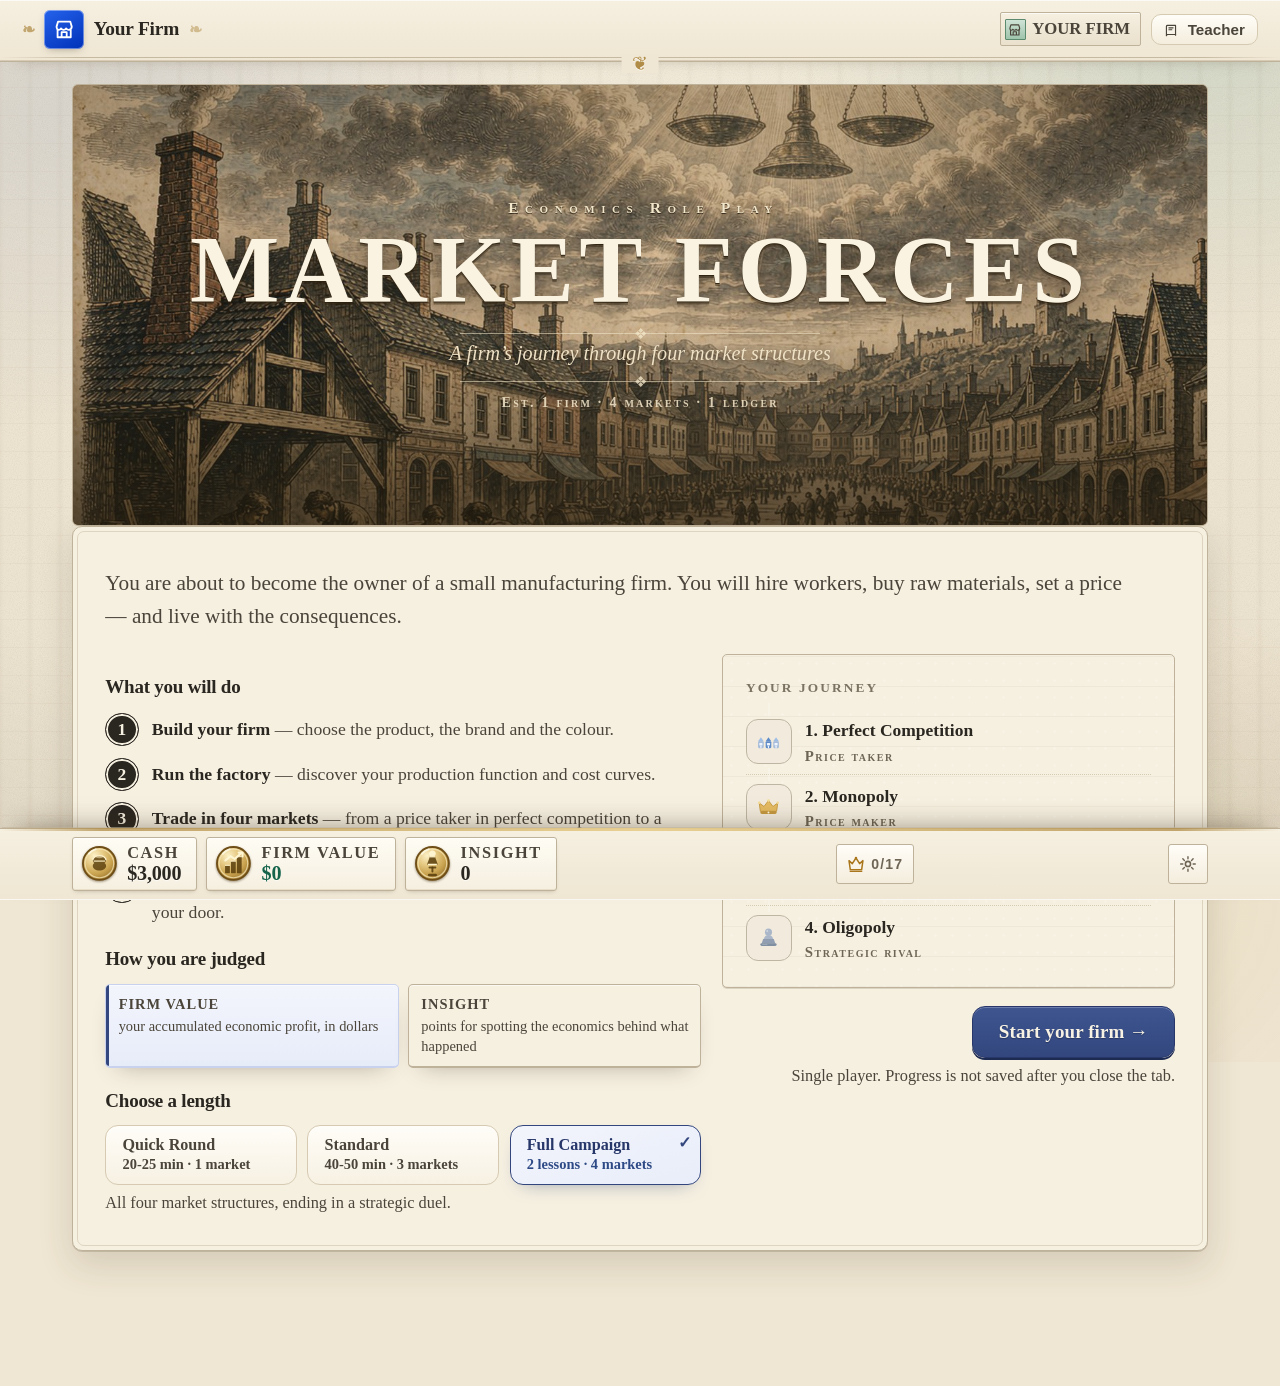
<file: market-forces/index.html>
<!DOCTYPE html>
<html lang="en" data-fs="m">
<head>
<meta charset="utf-8">
<meta name="viewport" content="width=device-width, initial-scale=1">
<title>MARKET FORCES — A Firm's Journey</title>
<link rel="stylesheet" href="css/00-tokens.css">
<link rel="stylesheet" href="css/01-taskpanel-1.css">
<link rel="stylesheet" href="css/02-topbar-1.css">
<link rel="stylesheet" href="css/03-cards.css">
<link rel="stylesheet" href="css/04-buttons.css">
<link rel="stylesheet" href="css/05-steps.css">
<link rel="stylesheet" href="css/06-setup.css">
<link rel="stylesheet" href="css/07-tables.css">
<link rel="stylesheet" href="css/08-tiles.css">
<link rel="stylesheet" href="css/09-controls.css">
<link rel="stylesheet" href="css/10-sliders.css">
<link rel="stylesheet" href="css/11-readout.css">
<link rel="stylesheet" href="css/12-topbar-2.css">
<link rel="stylesheet" href="css/13-taskpanel-2.css">
<link rel="stylesheet" href="css/14-check.css">
<link rel="stylesheet" href="css/15-event.css">
<link rel="stylesheet" href="css/16-chart.css">
<link rel="stylesheet" href="css/17-misc.css">
<link rel="stylesheet" href="css/18-hero.css">
<link rel="stylesheet" href="css/19-animations.css">
<link rel="stylesheet" href="css/20-decision-1.css">
<link rel="stylesheet" href="css/21-icons-1.css">
<link rel="stylesheet" href="css/22-decision-2.css">
<link rel="stylesheet" href="css/23-lab.css">
<link rel="stylesheet" href="css/24-chartpair.css">
<link rel="stylesheet" href="css/25-icons-2.css">
<link rel="stylesheet" href="css/26-factory.css">
<link rel="stylesheet" href="css/27-theme-atelier.css">
<link rel="stylesheet" href="css/28-theme-paper.css">
<link rel="stylesheet" href="css/29-theme-topbar.css">
<link rel="stylesheet" href="css/30-theme-cards.css">
<link rel="stylesheet" href="css/31-theme-tables.css">
<link rel="stylesheet" href="css/32-theme-tiles.css">
<link rel="stylesheet" href="css/33-theme-eventcards.css">
<link rel="stylesheet" href="css/34-theme-buttons.css">
<link rel="stylesheet" href="css/35-theme-hero.css">
<link rel="stylesheet" href="css/36-theme-sliders.css">
<link rel="stylesheet" href="css/37-theme-decisionrail.css">
<link rel="stylesheet" href="css/38-theme-goldhud.css">
<link rel="stylesheet" href="css/39-theme-v3b.css">
<link rel="stylesheet" href="css/40-vintage-print.css">
<link rel="stylesheet" href="css/41-vintage-scenes.css">
<link rel="stylesheet" href="css/42-achievements.css">
<link rel="stylesheet" href="css/43-narrow.css">
<link rel="stylesheet" href="css/44-action-dock.css">
<link rel="stylesheet" href="css/45-curve-draw.css">
<link rel="stylesheet" href="css/46-task-scroll.css">
<link rel="stylesheet" href="css/47-topbar-icons.css">
<link rel="stylesheet" href="css/48-hud-bar.css">
<link rel="stylesheet" href="css/49-lab-rail-go.css">
</head>
<body>
<div class="vignette"></div>
<header class="topbar" id="topbar"></header>
<main class="shell" id="shell"><div class="pagecol" id="app"></div></main>
<button class="taskfab hide" id="taskfab" data-a="task-open" aria-expanded="false"></button>
<div class="taskoverlay" id="taskoverlay" data-a="task-scrim"><div class="taskpanel" id="taskpanel" role="dialog" aria-label="Tasks"></div></div>
<div class="toast" id="toast"></div>
<div class="modal" id="modal"><div class="sheet" id="sheet"></div></div>
<script src="js/01-econ.js"></script>
<script src="js/02-charts.js"></script>
<script src="js/03-ui.js"></script>
<script src="js/04-lab.js"></script>
<script src="js/05-chapters.js"></script>
<script src="js/06-chapters2.js"></script>
<script src="js/07-tasks.js"></script>
<script src="js/08-end.js"></script>
<script src="js/09-plates.js"></script>
<script src="js/10-achievements.js"></script>
<script src="js/11-dock.js"></script>
<script src="js/12-hud.js"></script>
</body>
</html>
</file>
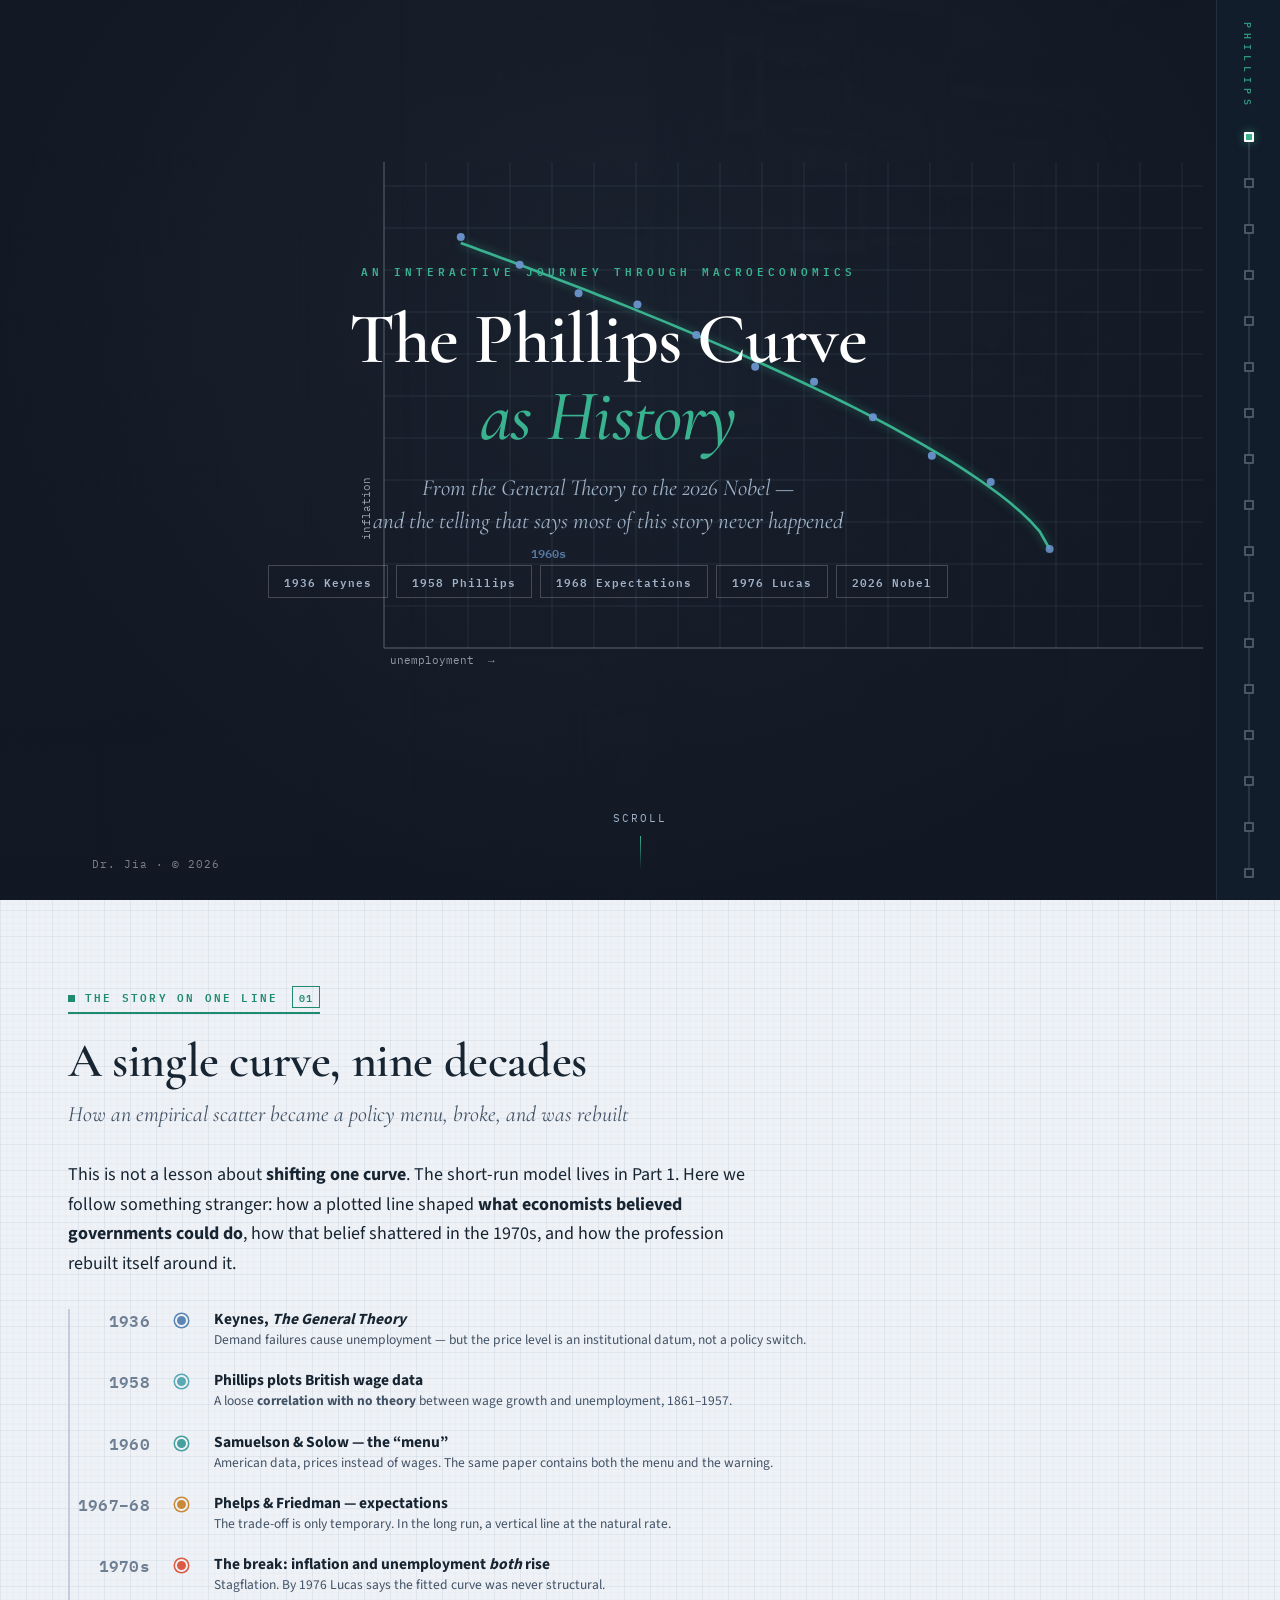
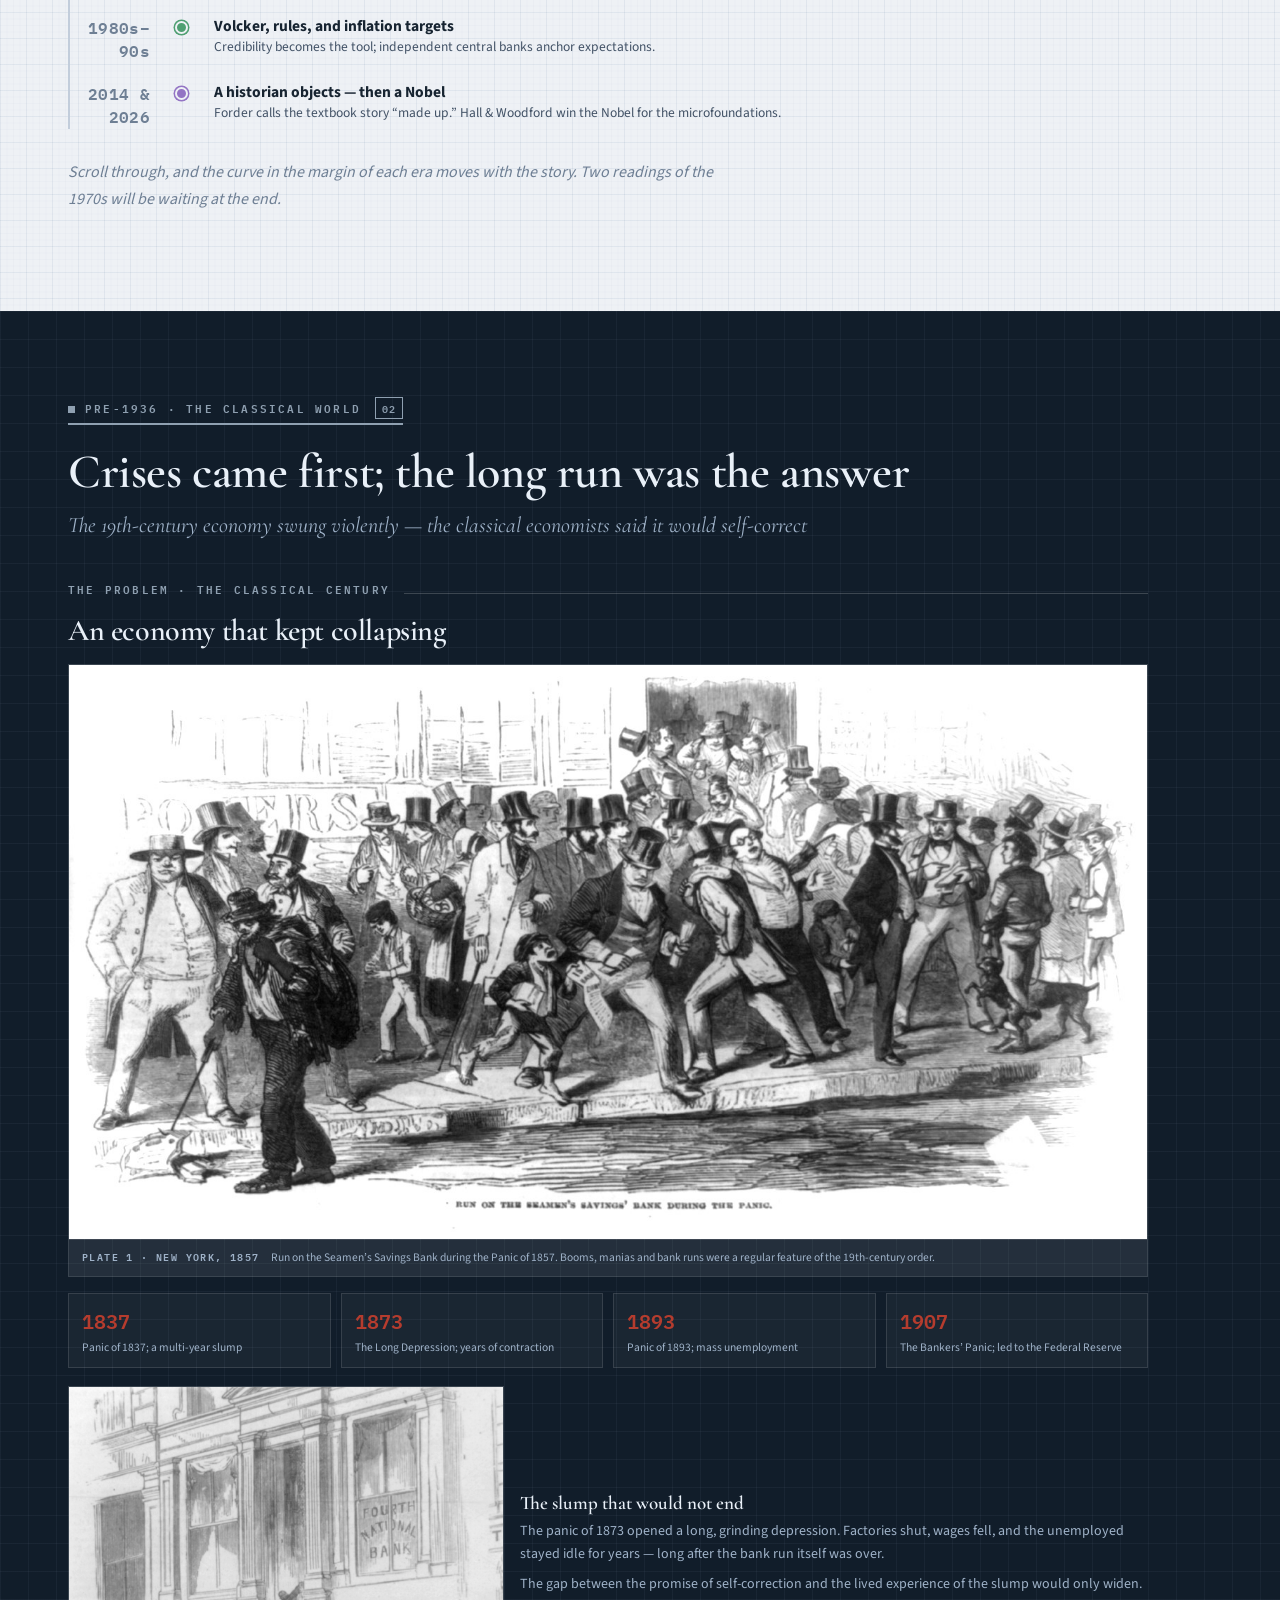
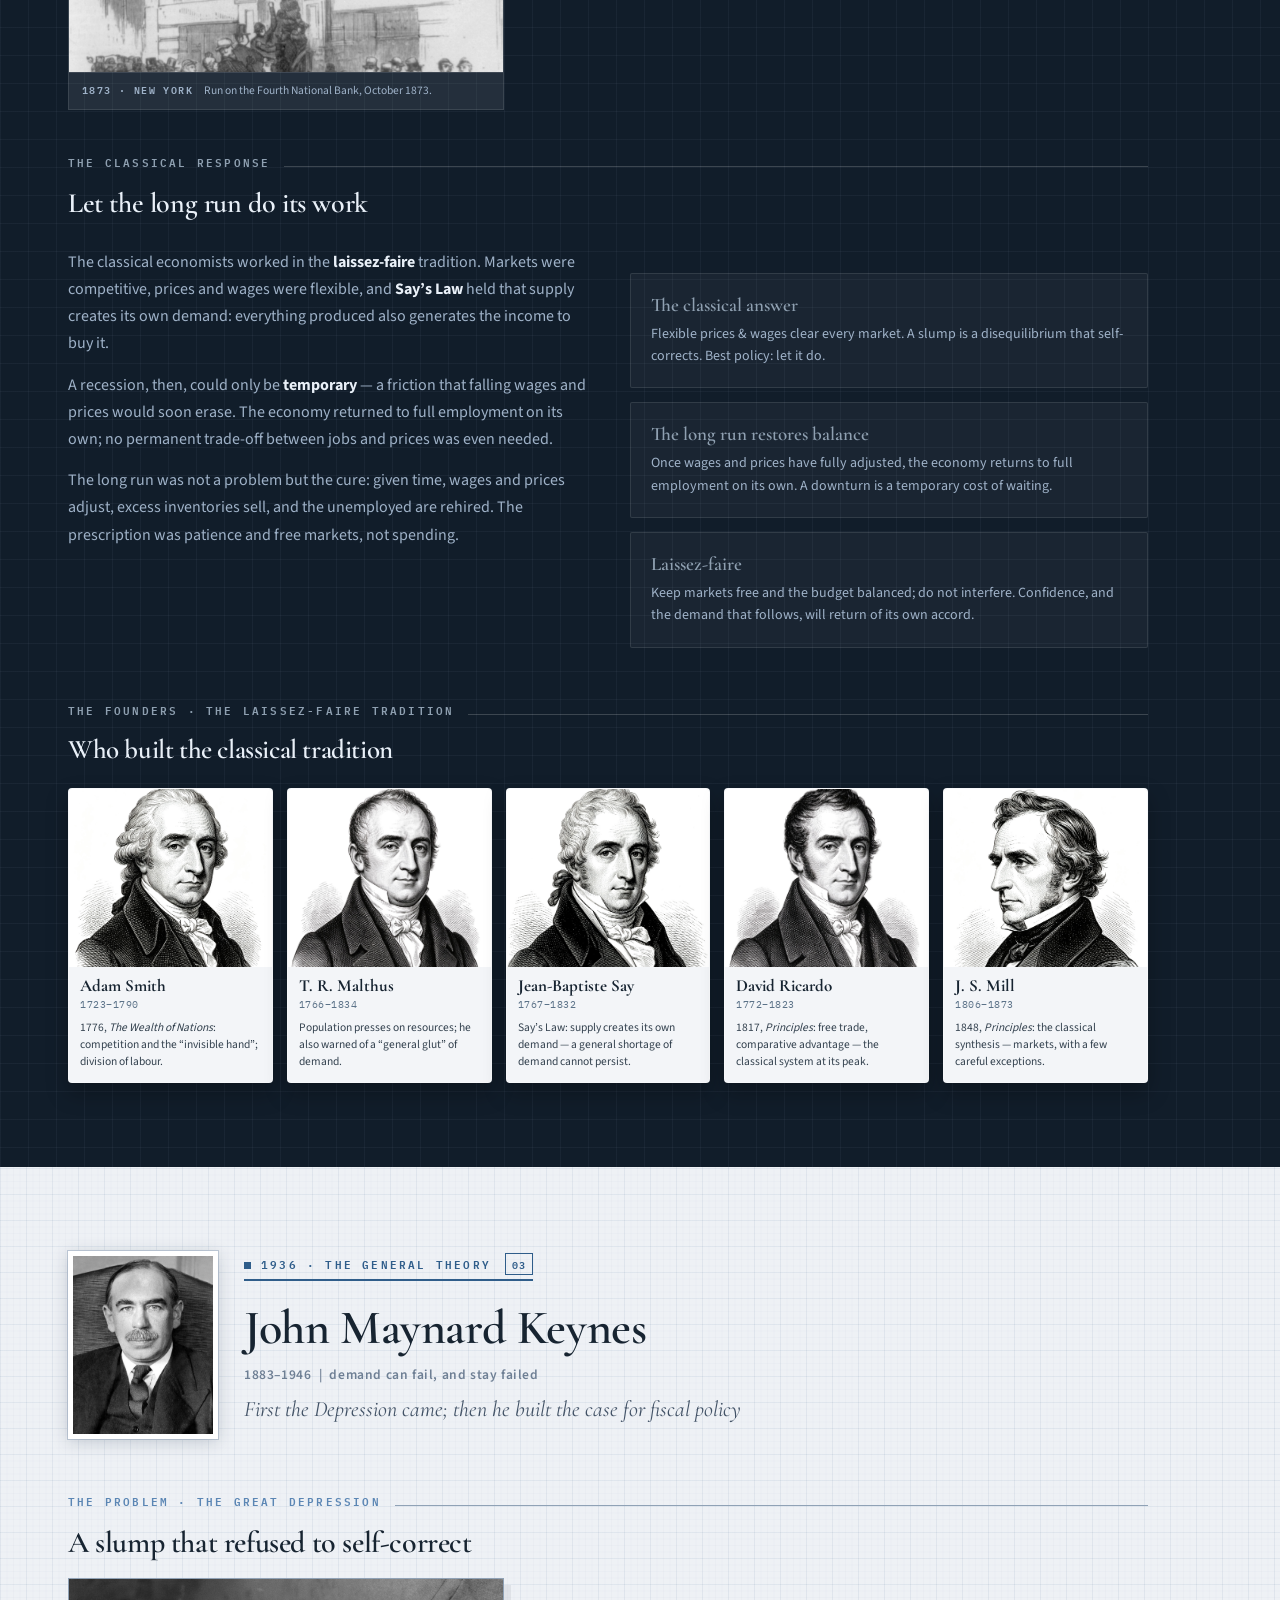
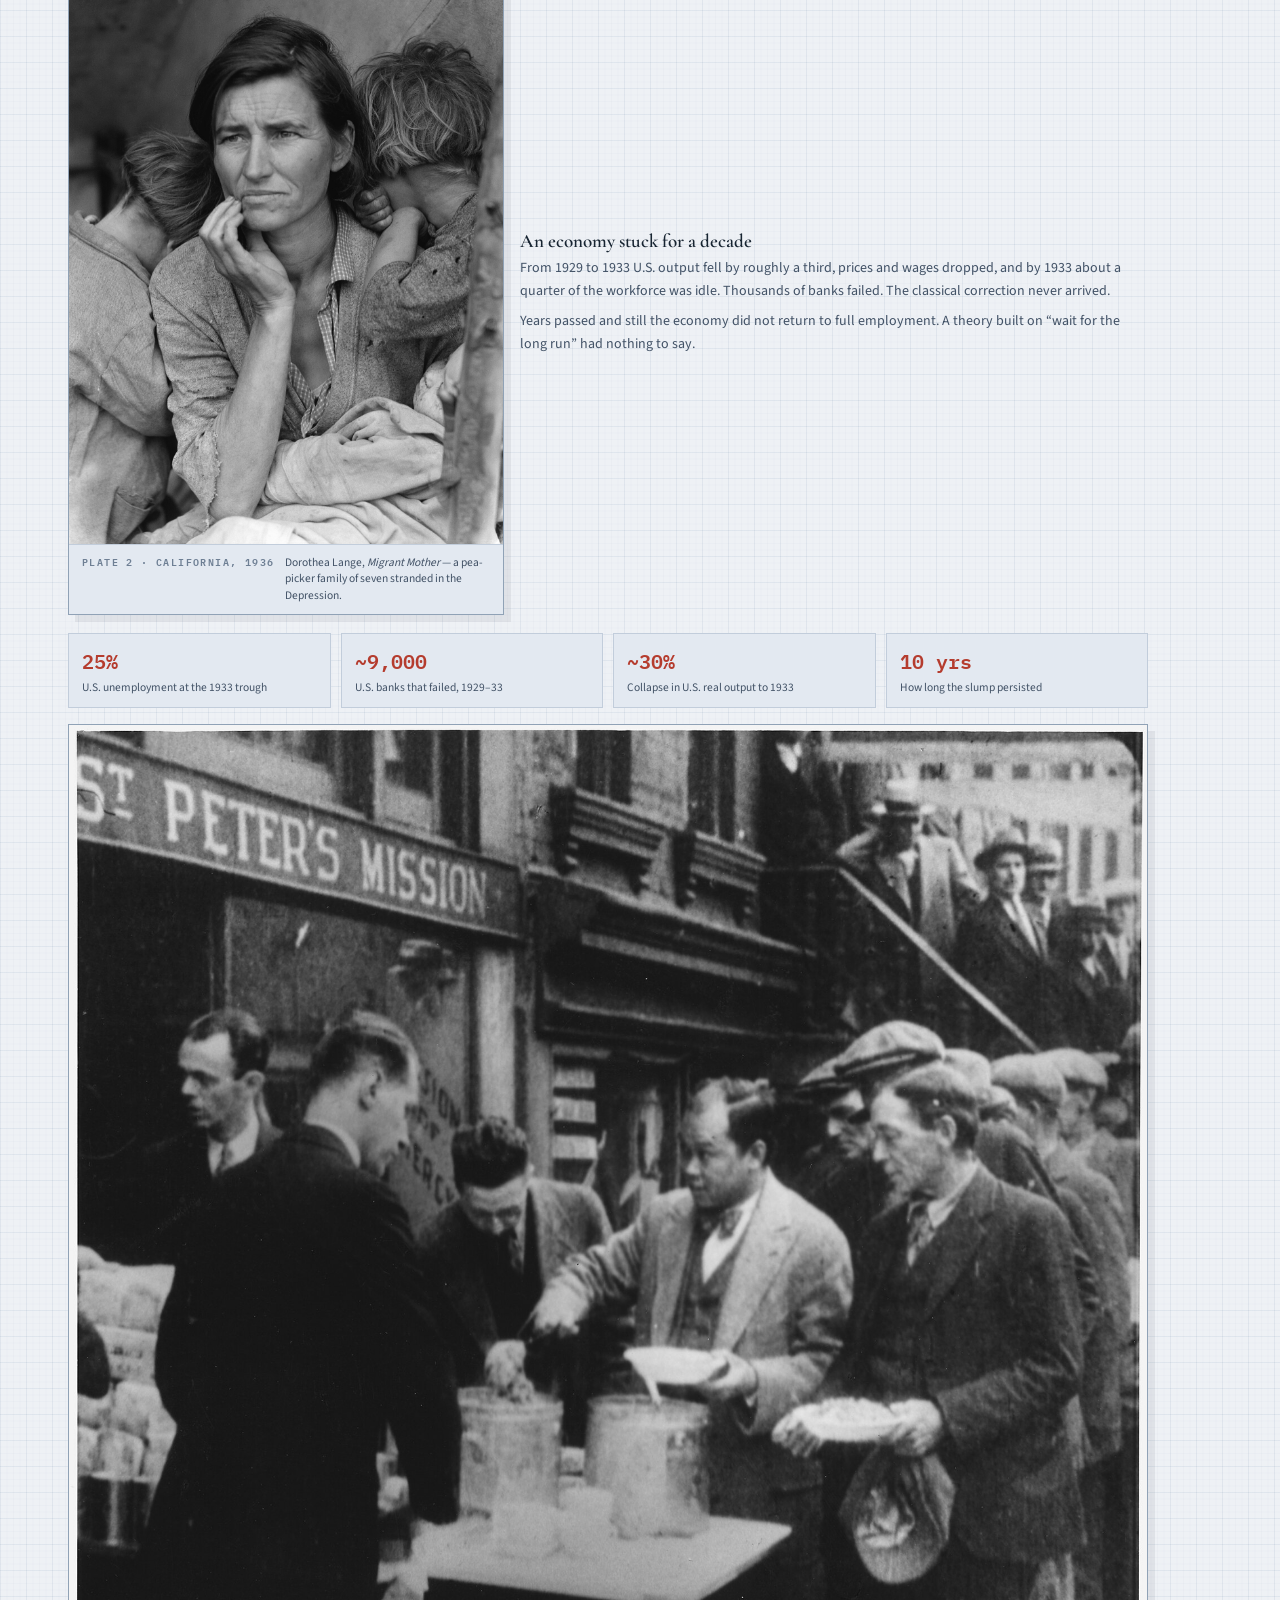
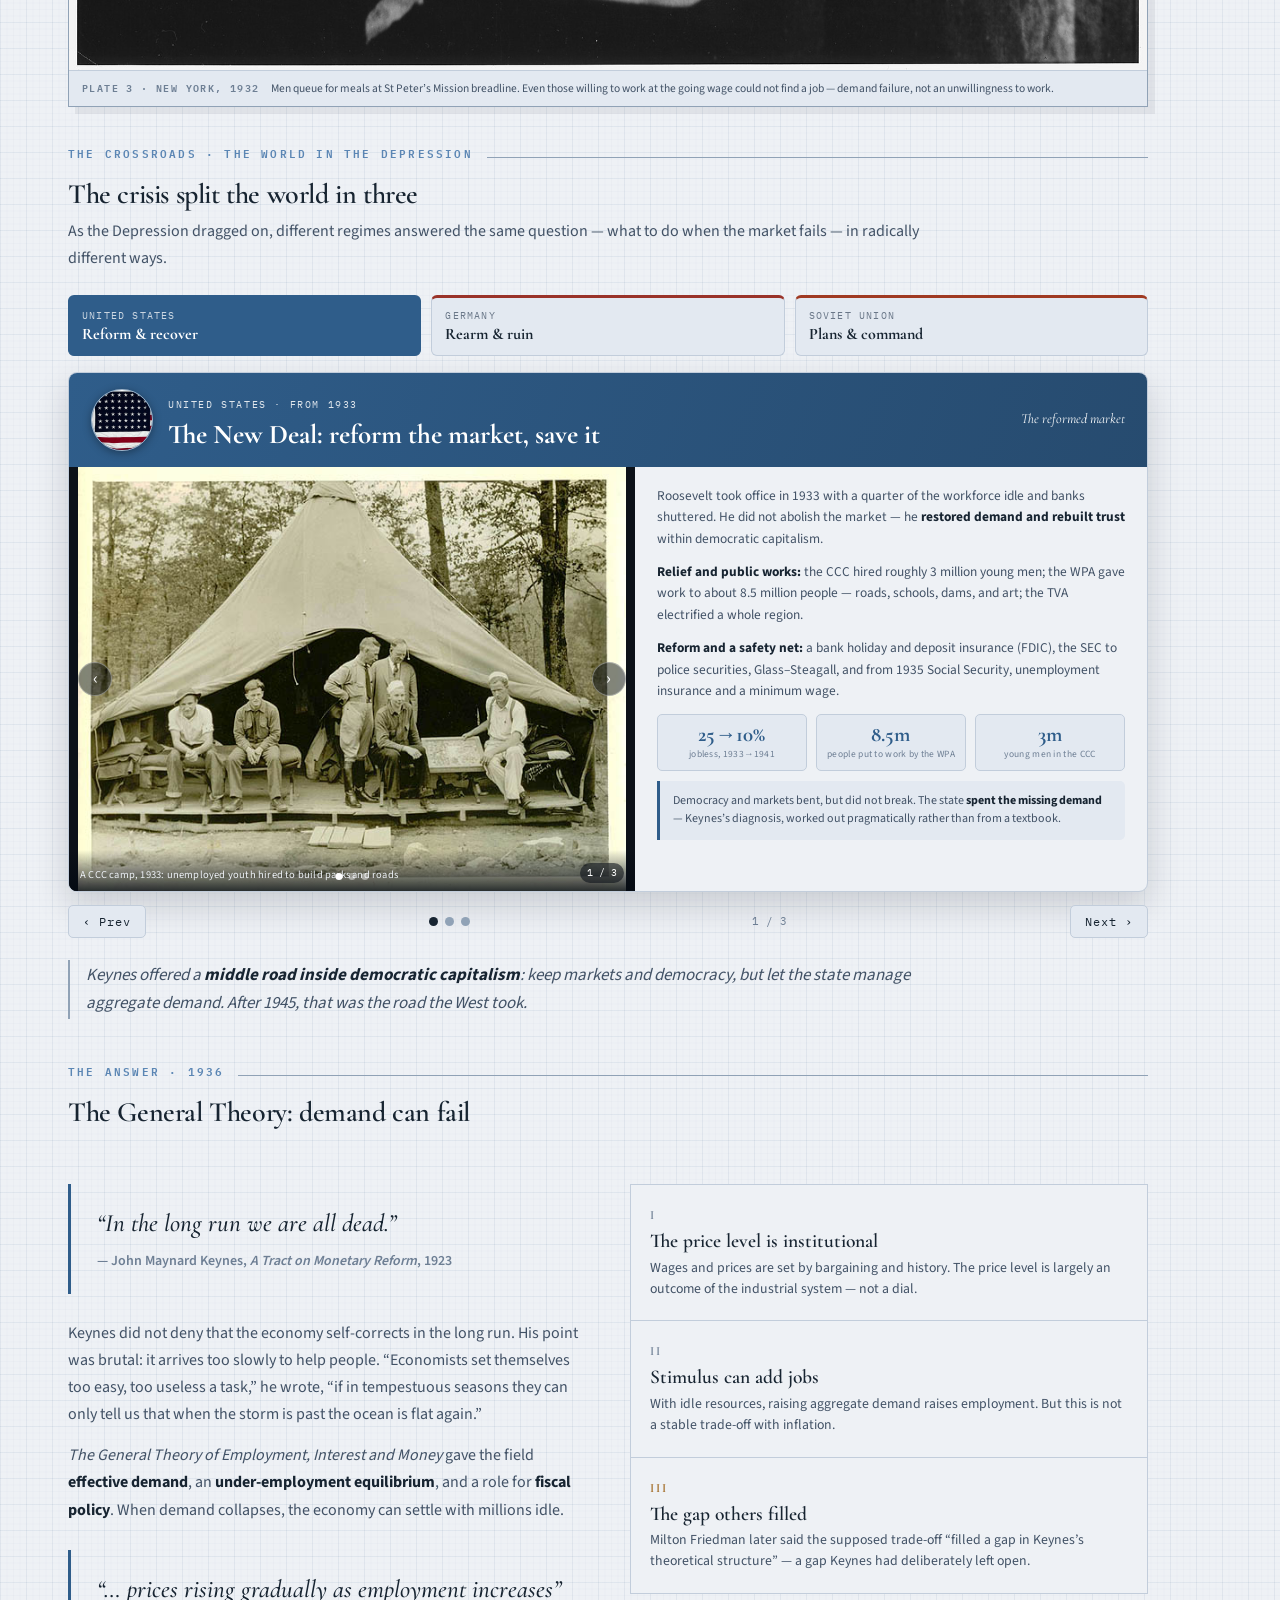
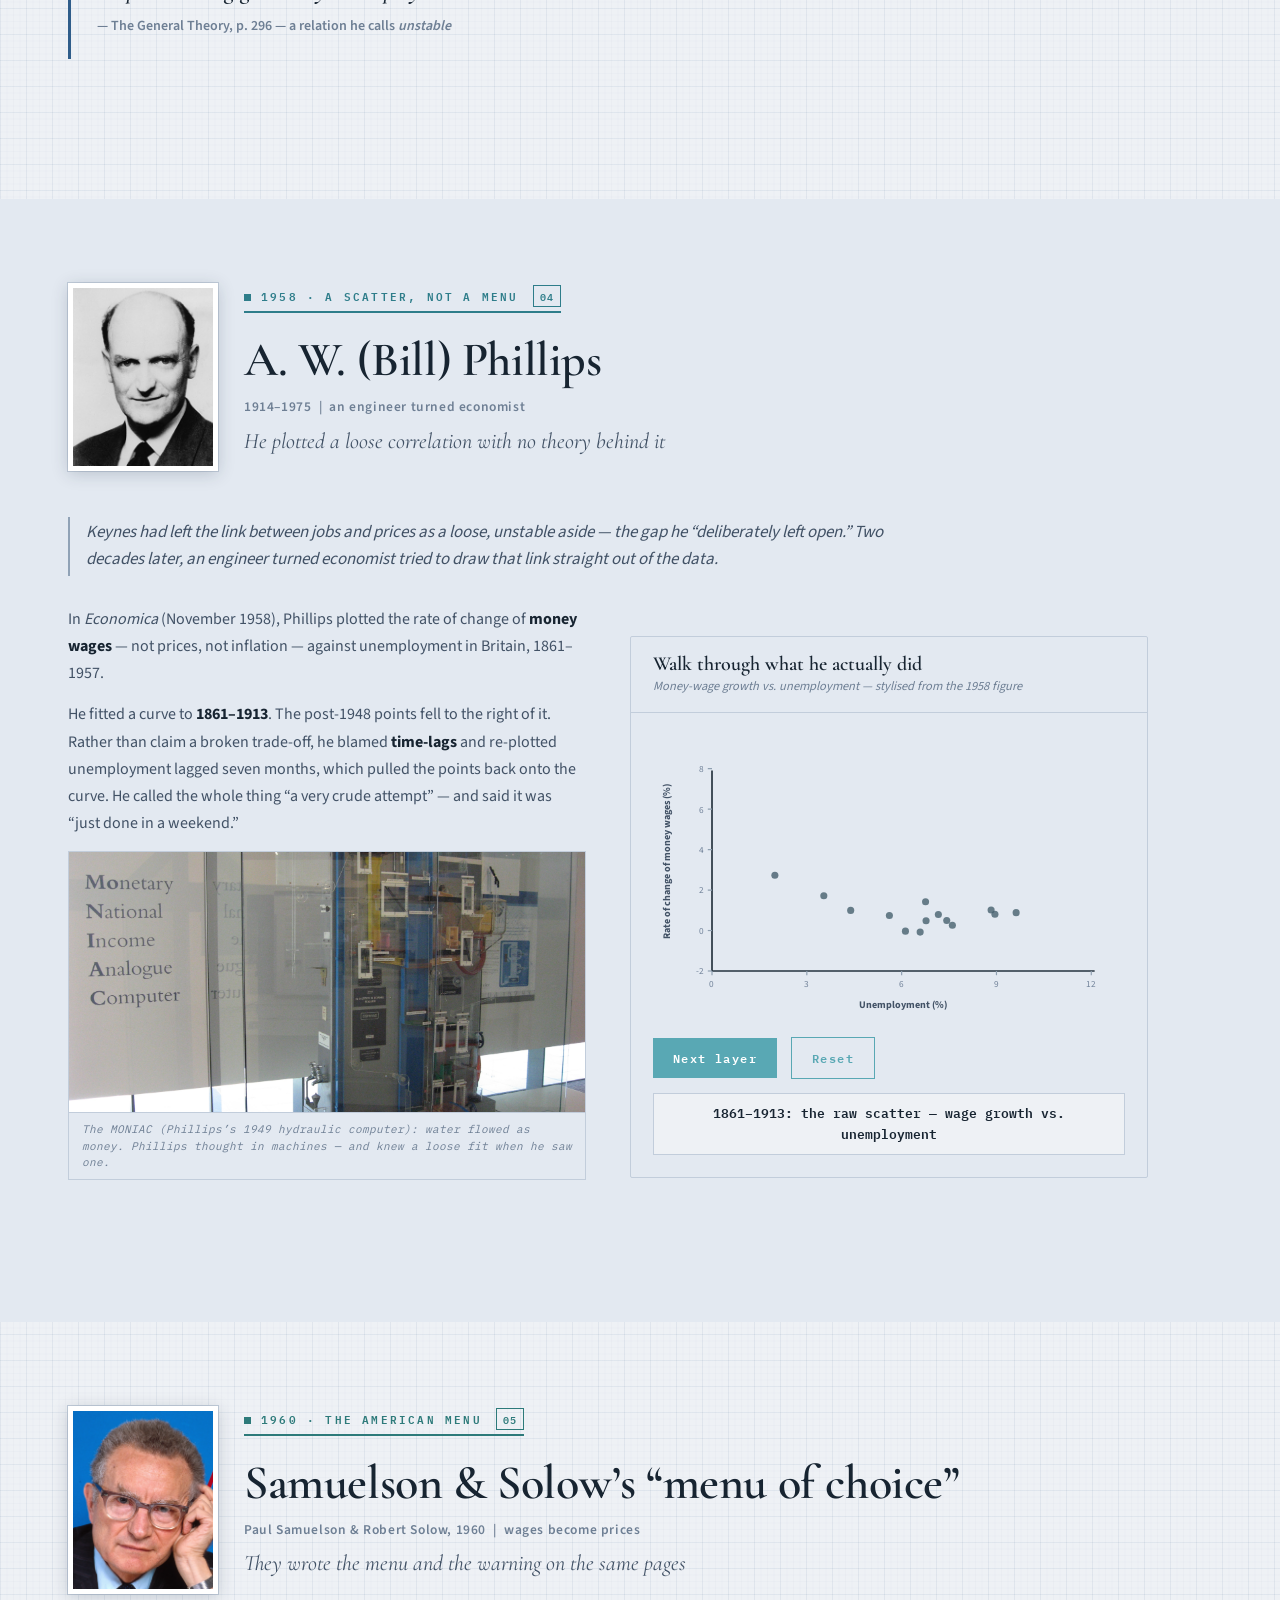
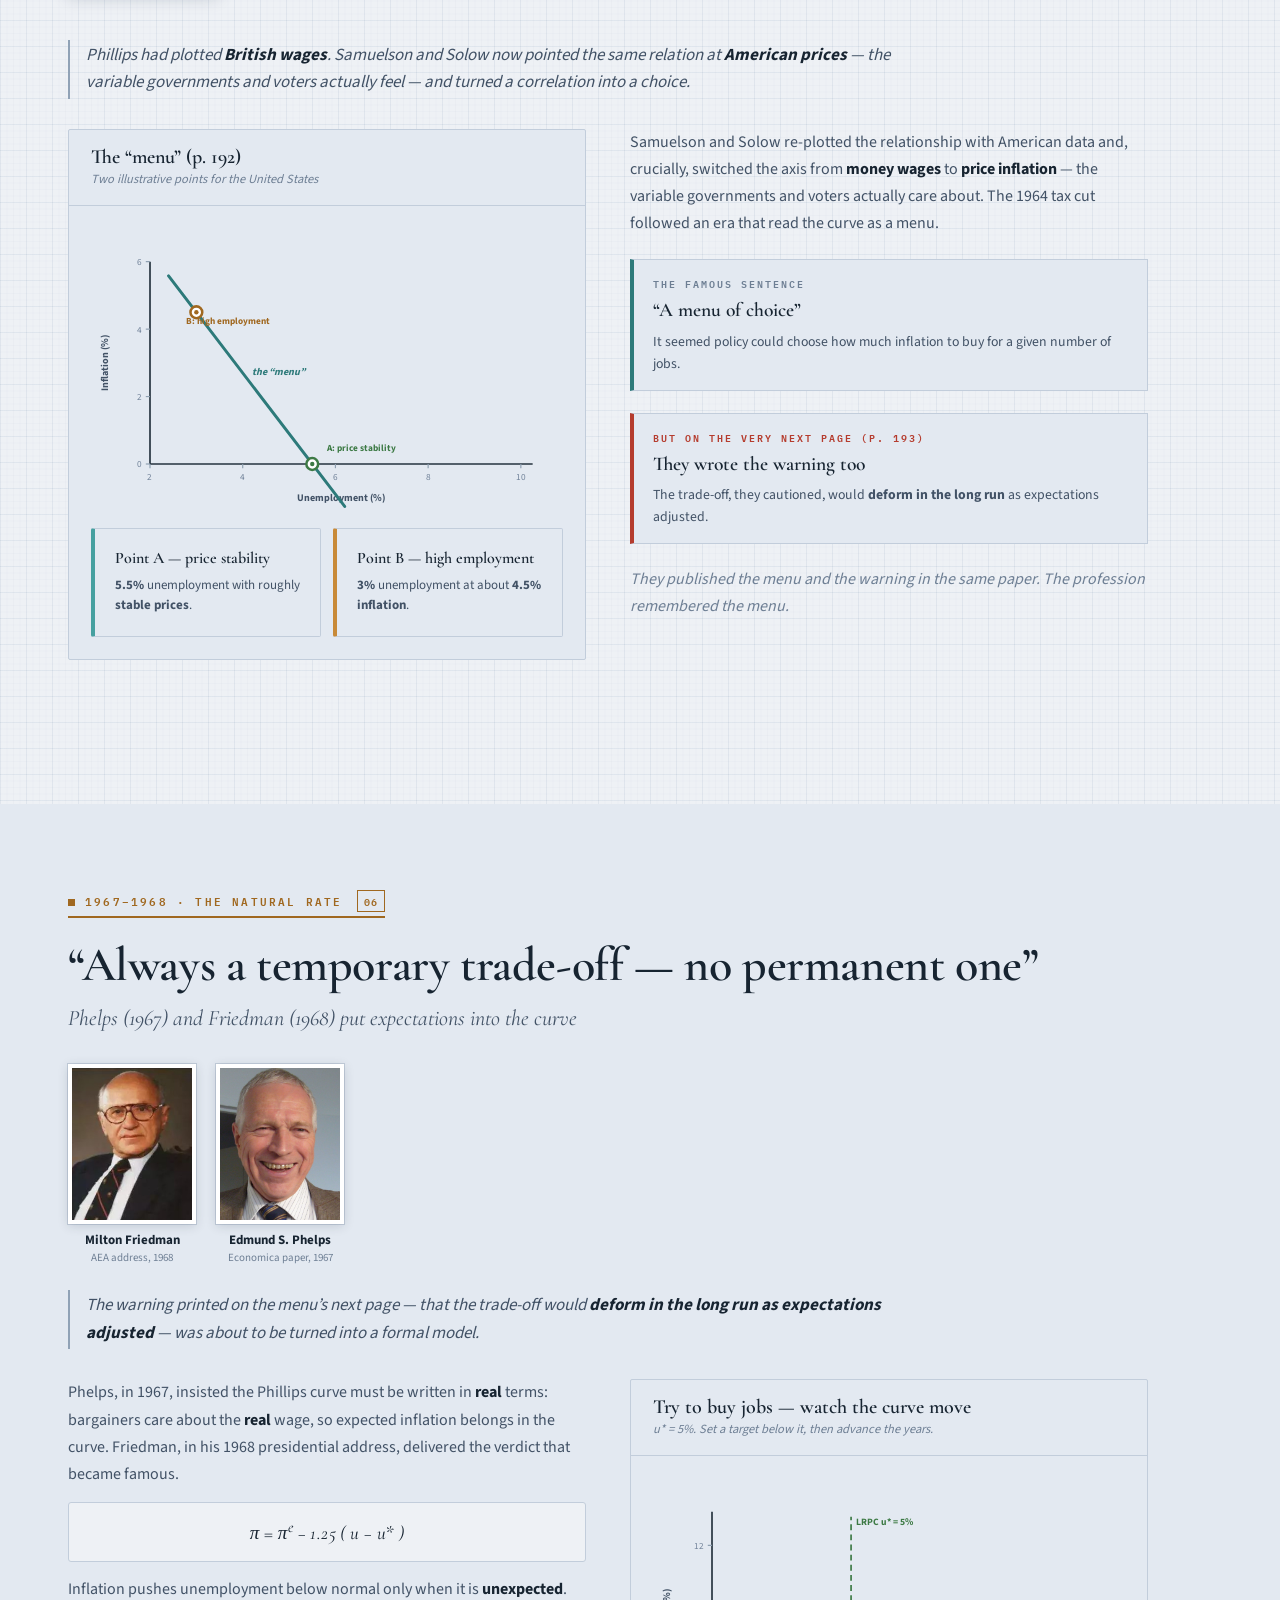
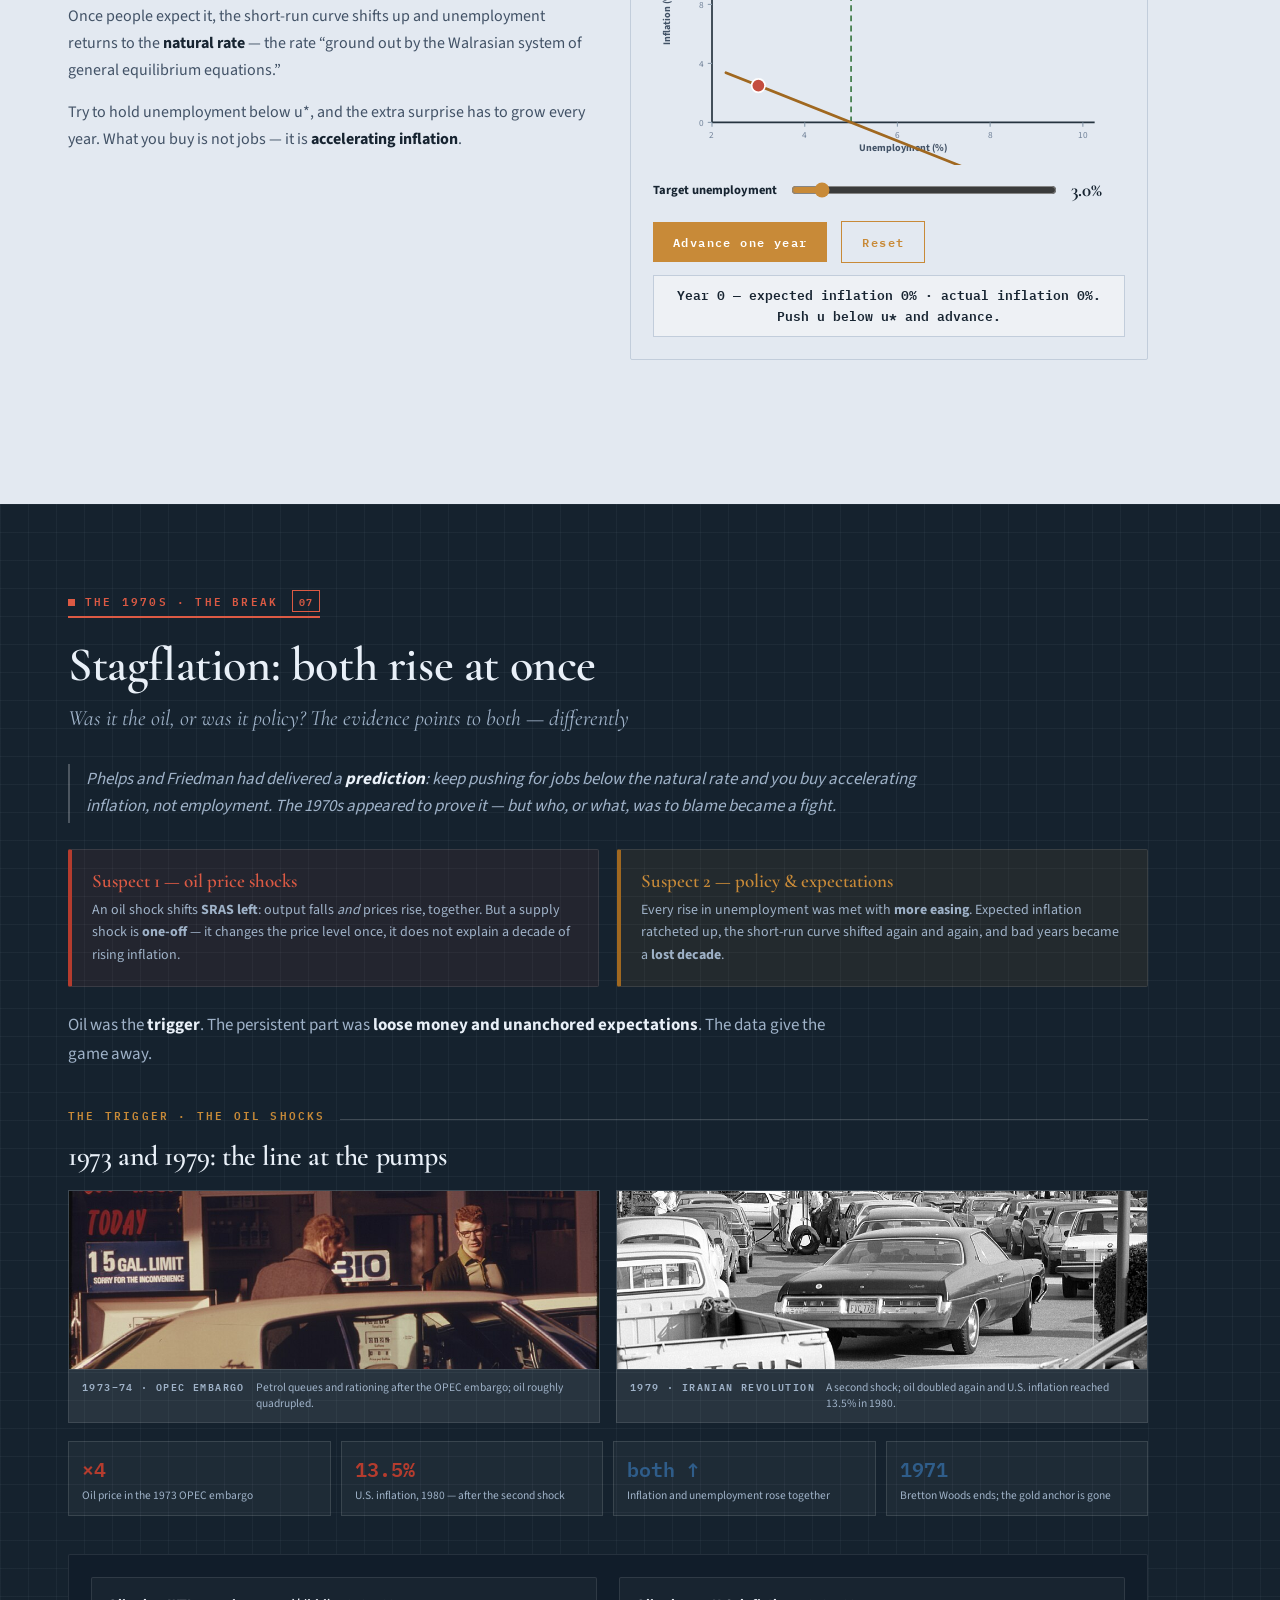
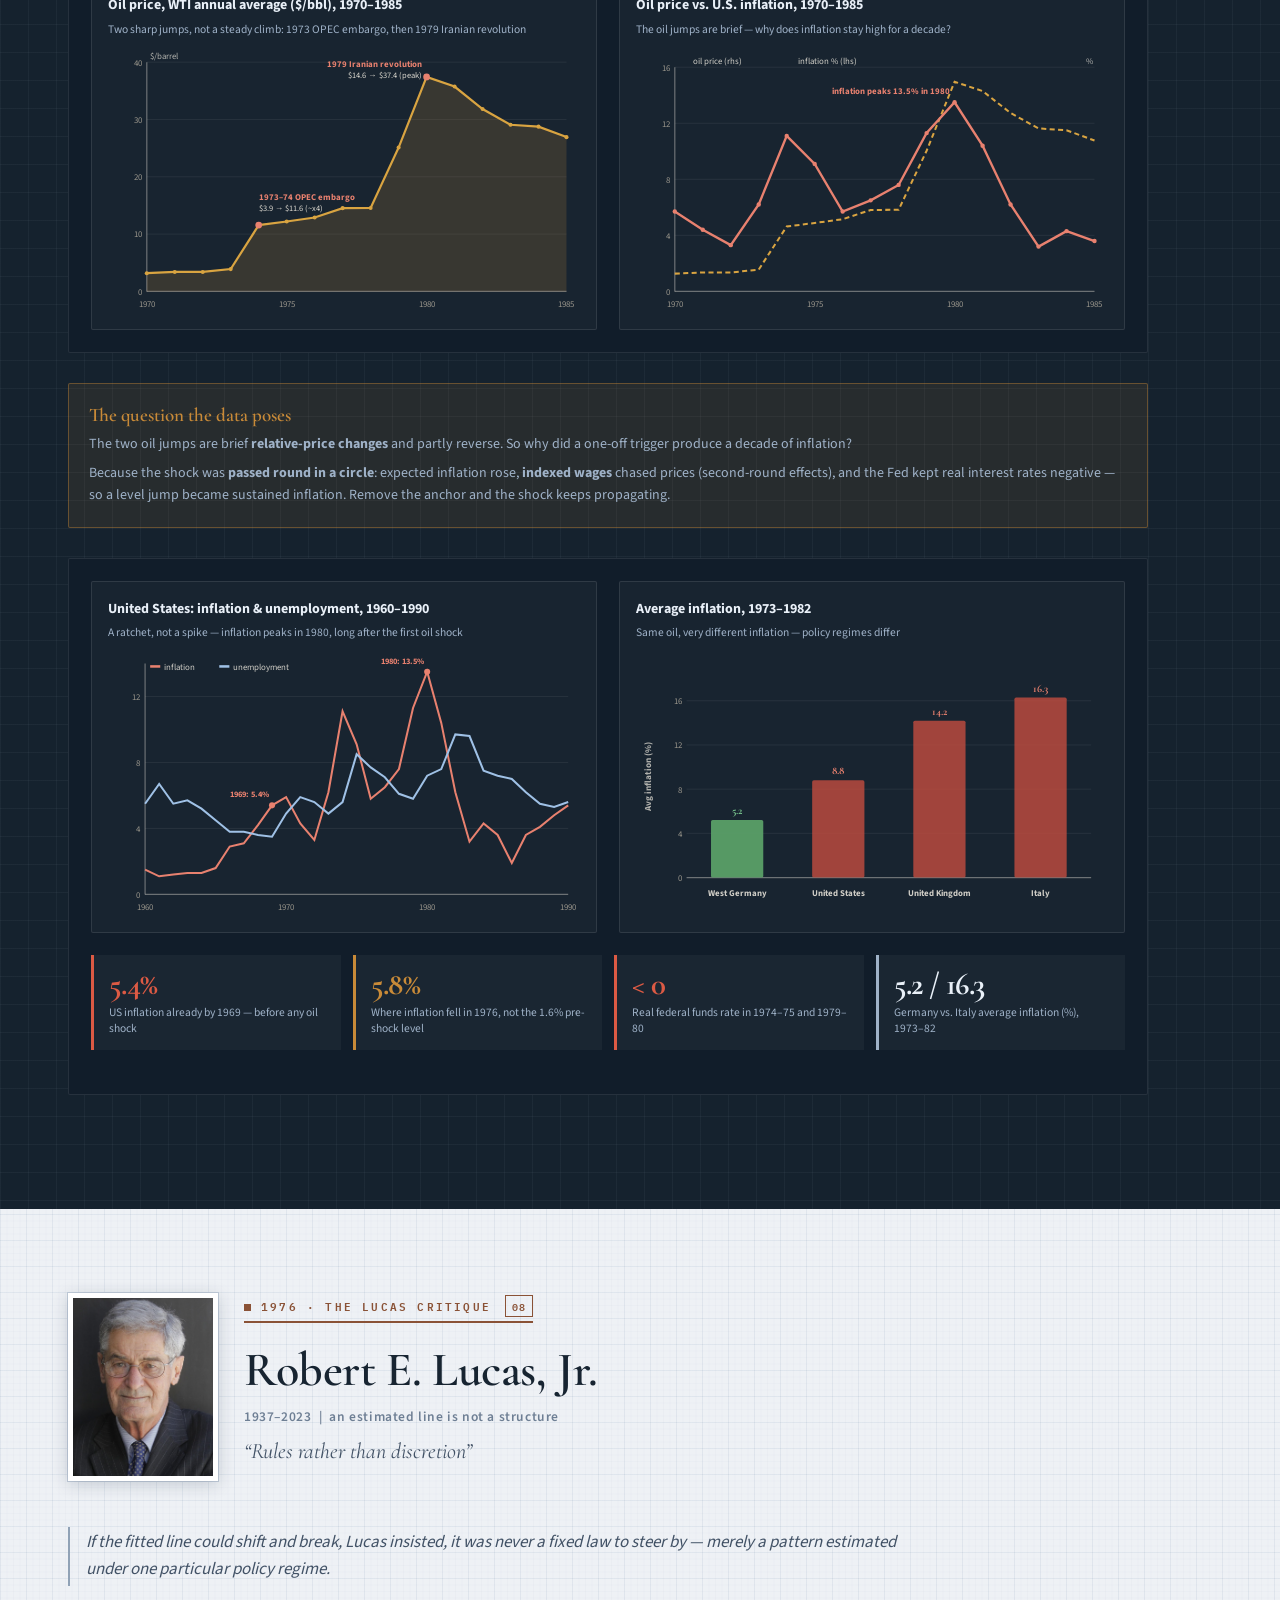
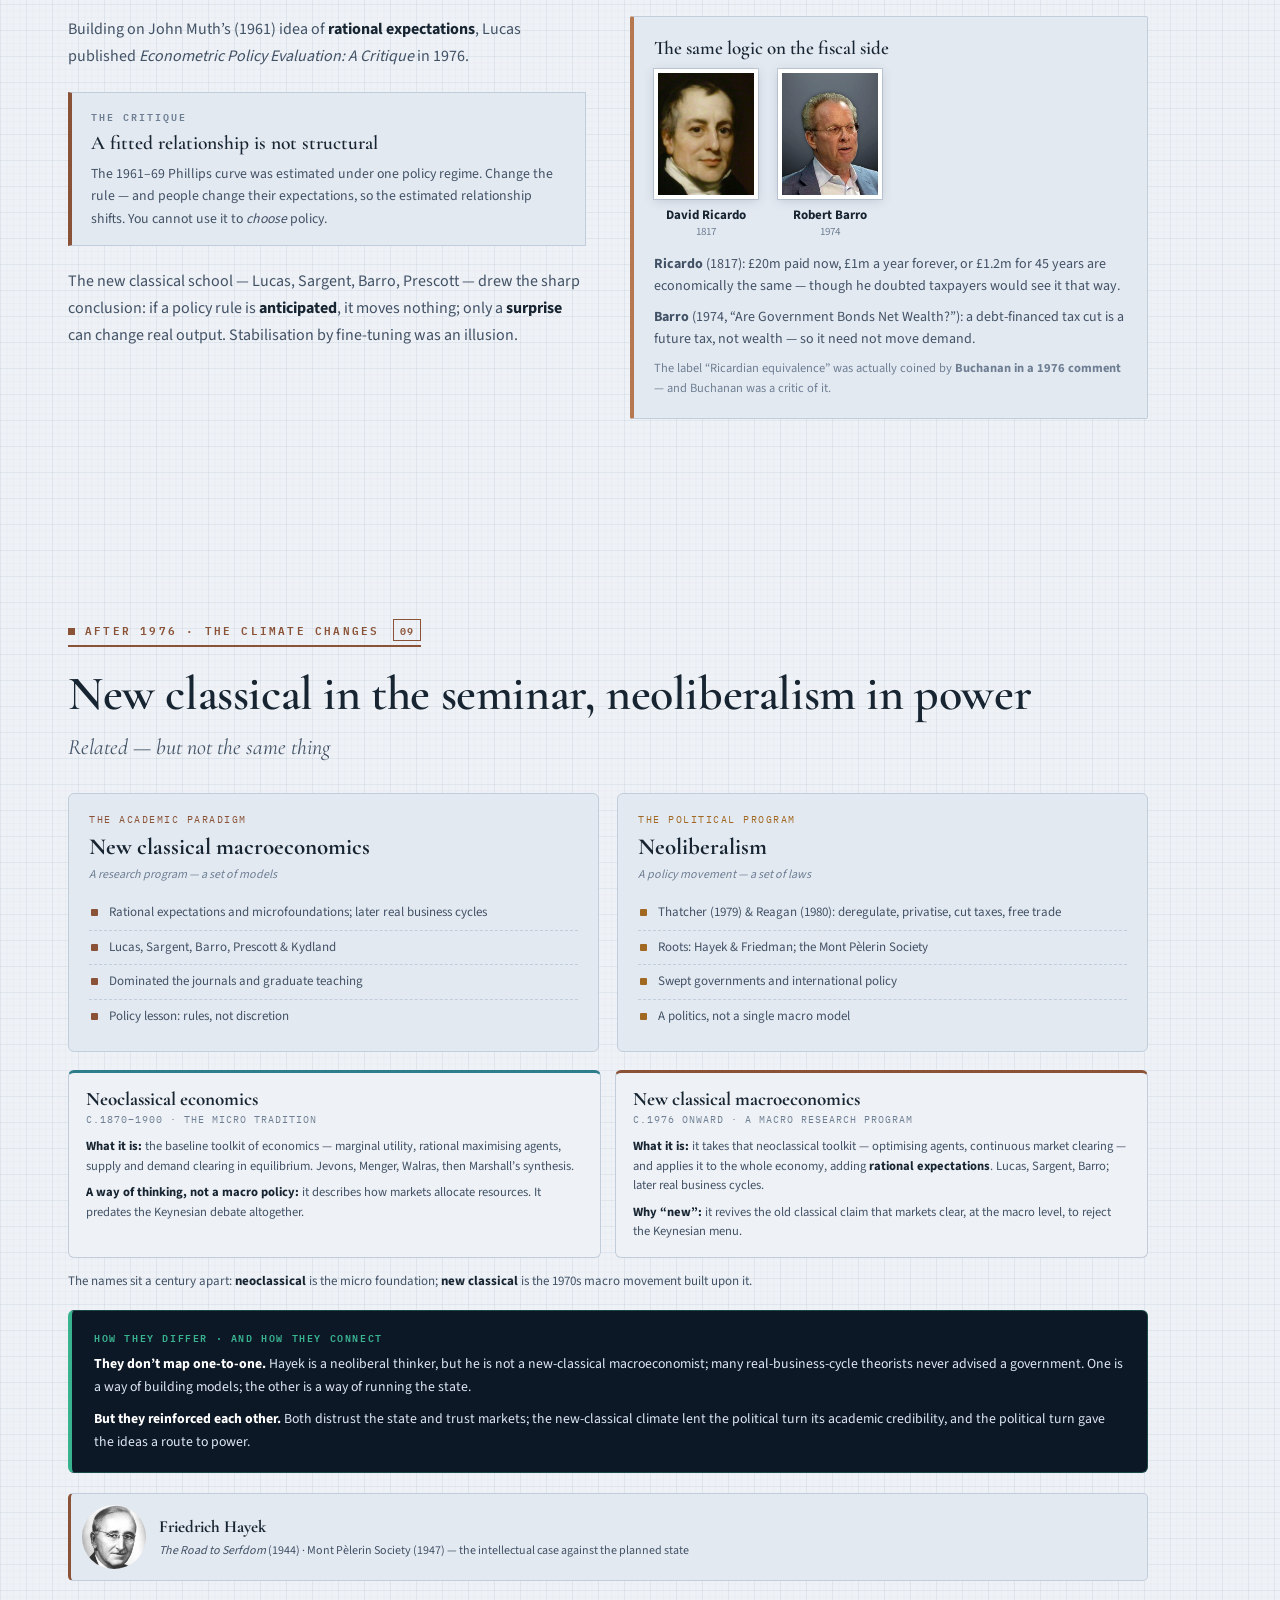
<file: phillips-curve-history/index.html>
<!DOCTYPE html>
<html lang="en">
<head>
<meta charset="UTF-8">
<meta name="viewport" content="width=device-width, initial-scale=1.0">
<title>The Phillips Curve as History — An Interactive Story of Macroeconomics</title>
<link rel="icon" href="data:image/svg+xml,<svg xmlns='http://www.w3.org/2000/svg' viewBox='0 0 32 32'><rect width='32' height='32' rx='6' fill='%23121823'/><path d='M6 9 C 14 10 18 16 26 23' fill='none' stroke='%2339b290' stroke-width='2.5' stroke-linecap='round'/><circle cx='26' cy='23' r='2.2' fill='%23e0634c'/></svg>">
<link rel="stylesheet" href="fonts/fonts.css">
<link rel="stylesheet" href="fonts/plexmono/plex-mono.css">
<style>
/* ============================================================
   DESIGN TOKENS — warm editorial paper / ink, era accents
   ============================================================ */
:root {
    --ink: #1b2735;
    --ink-deep: #111d2a;
    --paper: #eef1f5;
    --paper-warm: #e3e9f1;
    --paper-dark: #d3dce8;
    --rule: #c2cddb;
    --rule-dark: #90a2b6;
    --text-primary: #172431;
    --text-secondary: #425266;
    --text-muted: #6e7f94;
    --text-on-dark: #e9f0f8;
    --text-on-dark-muted: #9fb2c8;
    --gold: #1f8a70;
    --gold-light: #39b290;
    --inflation: #b53c2e;
    --inflation-light: #e0634c;
    --unemployment: #2f5d8a;
    --unemployment-light: #5b86b4;
    --curve: #1f8a70;
    --curve-light: #39b290;
    --mono: 'IBM Plex Mono', ui-monospace, SFMono-Regular, Menlo, Consolas, 'Liberation Mono', monospace;
    --era-classical: #61707f;
    --era-classical-light: #8fa0b1;
    --era-keynes: #2f5d8a;
    --era-keynes-light: #5b86b4;
    --era-phillips: #2e7d8a;
    --era-phillips-light: #59a8b4;
    --era-menu: #2d7a7a;
    --era-menu-light: #46a0a0;
    --era-natural: #a06820;
    --era-natural-light: #c88a38;
    --era-break: #b53c2e;
    --era-break-light: #dc5a44;
    --era-lucas: #8a5236;
    --era-lucas-light: #b6784f;
    --era-rebuild: #2f7d52;
    --era-rebuild-light: #4f9f72;
    --era-nobel: #3a4e9e;
    --era-nobel-light: #6c7ed0;
    --era-myth: #6c4a9e;
    --era-myth-light: #9374c4;
    --nav-width: 64px;
    --content-max: 1080px;
}
*, *::before, *::after { box-sizing: border-box; margin: 0; padding: 0; }
html { scroll-behavior: smooth; font-size: 17px; }
body {
    font-family: 'Source Sans 3', 'Helvetica Neue', Arial, sans-serif;
    background: var(--paper); color: var(--text-primary);
    line-height: 1.6; overflow-x: hidden; -webkit-font-smoothing: antialiased;
}
h1, h2, h3, h4 { font-family: 'Cormorant Garamond', Georgia, serif; font-weight: 600; line-height: 1.15; }
a { color: inherit; text-decoration: none; }
img { max-width: 100%; display: block; }
::selection { background: rgba(201,168,76,0.32); }

/* ===== SIDE NAV ===== */
.side-nav {
    position: fixed; left: 0; top: 0; width: var(--nav-width); height: 100vh; z-index: 100;
    display: flex; flex-direction: column; align-items: center; padding: 22px 0;
    background: var(--ink-deep); border-right: 1px solid rgba(255,255,255,0.06);
}
.nav-brand { font-family: 'Cormorant Garamond', Georgia, serif; font-size: 12px; font-weight: 600;
    color: var(--text-on-dark-muted); writing-mode: vertical-rl; letter-spacing: 3px; margin-bottom: 22px; opacity: 0.6; }
.nav-track { position: relative; flex: 1; width: 2px; background: rgba(255,255,255,0.1); border-radius: 1px; }
.nav-progress { position: absolute; top: 0; left: -1px; width: 4px;
    background: linear-gradient(to bottom, var(--gold-light), var(--era-keynes-light), var(--era-natural-light), var(--era-break-light), var(--era-rebuild-light), var(--era-myth-light));
    border-radius: 2px; height: 0; transition: height 0.15s linear; }
.nav-dots { position: absolute; top: 0; left: 50%; transform: translateX(-50%);
    display: flex; flex-direction: column; height: 100%; justify-content: space-between; }
.nav-dot { position: relative; width: 11px; height: 11px; border-radius: 50%;
    background: var(--ink-deep); border: 2px solid rgba(255,255,255,0.25);
    cursor: pointer; transition: all 0.3s ease; flex-shrink: 0; }
.nav-dot:hover { border-color: rgba(255,255,255,0.7); transform: scale(1.28); }
.nav-dot.active { border-color: #fff; background: var(--gold-light); box-shadow: 0 0 12px rgba(212,178,90,0.6); }
.nav-dot .dot-label { position: absolute; left: 22px; top: 50%; transform: translateY(-50%);
    white-space: nowrap; font-size: 12px; font-weight: 600; color: var(--text-on-dark);
    background: rgba(28,36,51,0.96); padding: 4px 10px; border-radius: 4px;
    opacity: 0; pointer-events: none; transition: opacity 0.2s; z-index: 5; }
.nav-dot:hover .dot-label { opacity: 1; }

/* ===== SECTIONS ===== */
.section { position: relative; padding: 84px 40px; padding-left: calc(var(--nav-width) + 40px); }
.section-inner { max-width: var(--content-max); margin: 0 auto; }
.section--dark { background: var(--ink); color: var(--text-on-dark); }
.section--dark h1, .section--dark h2, .section--dark h3 { color: var(--text-on-dark); }
.era-label { display: inline-block; font-size: 11.5px; font-weight: 700; letter-spacing: 2.6px;
    text-transform: uppercase; padding: 6px 15px; border: 1.5px solid currentColor; border-radius: 2px; margin-bottom: 18px; }
.section-title { font-size: clamp(32px, 4.4vw, 48px); margin-bottom: 8px; letter-spacing: -0.4px; }
.section-subtitle { font-family: 'Cormorant Garamond', Georgia, serif; font-size: clamp(18px, 2.1vw, 22px);
    font-style: italic; font-weight: 400; color: var(--text-secondary); margin-bottom: 28px; }
.section--dark .section-subtitle { color: var(--text-on-dark-muted); }
.lead { font-size: 18px; line-height: 1.65; max-width: 700px; margin-bottom: 18px; }
.body-text { font-size: 16px; line-height: 1.7; max-width: 660px; margin-bottom: 14px; color: var(--text-secondary); }
.section--dark .body-text { color: var(--text-on-dark-muted); }
.body-text strong, .lead strong { color: var(--text-primary); }
.section--dark .body-text strong, .section--dark .lead strong { color: var(--text-on-dark); }
.reveal { opacity: 0; transform: translateY(28px); transition: opacity 0.7s ease, transform 0.7s ease; }
.reveal.visible { opacity: 1; transform: translateY(0); }

/* ===== HERO ===== */
.hero { position: relative; min-height: 100vh; display: flex; align-items: center; justify-content: center;
    text-align: center; overflow: hidden; background: var(--ink-deep); padding-left: var(--nav-width); }
.hero-bg { position: absolute; inset: 0; background: url('assets/moniac.jpg') center/cover no-repeat; opacity: 0.20; filter: grayscale(0.5) contrast(1.05); }
.hero-overlay { position: absolute; inset: 0; background:
    radial-gradient(ellipse at 50% 38%, rgba(28,36,51,0.55) 0%, rgba(18,24,35,0.9) 72%),
    linear-gradient(180deg, rgba(18,24,35,0.7) 0%, rgba(18,24,35,0.92) 100%); }
#hero-canvas { position: absolute; inset: 0; z-index: 1; width: 100%; height: 100%; display: block; }
.hero-content { position: relative; z-index: 2; padding: 40px 20px; max-width: 920px; }
.hero-eyebrow { font-size: 12.5px; font-weight: 700; letter-spacing: 5px; text-transform: uppercase; color: var(--gold-light); margin-bottom: 22px; }
.hero-title { font-size: clamp(36px, 6.2vw, 72px); font-weight: 600; color: #fff; line-height: 1.06; margin-bottom: 18px; letter-spacing: -0.8px; }
.hero-title em { font-style: italic; font-weight: 500; color: var(--gold-light); }
.hero-sub { font-family: 'Cormorant Garamond', Georgia, serif; font-size: clamp(17px, 2.1vw, 23px);
    font-style: italic; color: var(--text-on-dark-muted); margin-bottom: 26px; line-height: 1.45; }
.hero-tags { display: flex; justify-content: center; gap: 8px; flex-wrap: wrap; margin-bottom: 40px; }
.hero-tag { font-size: 12px; font-weight: 600; letter-spacing: 1.2px; padding: 7px 15px;
    border: 1px solid rgba(255,255,255,0.2); border-radius: 2px; color: var(--text-on-dark-muted); transition: all 0.3s; }
.hero-tag:hover { border-color: rgba(212,178,90,0.6); color: #fff; }
.scroll-cue { position: absolute; bottom: 30px; left: 50%; transform: translateX(-50%); z-index: 2;
    display: flex; flex-direction: column; align-items: center; gap: 8px;
    color: var(--text-on-dark-muted); font-size: 11px; letter-spacing: 2px; text-transform: uppercase; }
.scroll-cue .cue-line { width: 1px; height: 34px; background: linear-gradient(to bottom, var(--gold-light), transparent); animation: cuePulse 2s ease-in-out infinite; }
@keyframes cuePulse { 0%,100%{opacity:0.3;transform:scaleY(0.6);} 50%{opacity:1;transform:scaleY(1);} }
.copyright-mark { position: absolute; bottom: 26px; right: 34px; z-index: 2;
    font-family: 'Cormorant Garamond', Georgia, serif; font-size: 14px; font-style: italic;
    color: rgba(255,255,255,0.45); letter-spacing: 1px; pointer-events: none; }
.copyright-mark.left { left: 92px; right: auto; }

/* ===== PORTRAITS (museum gallery plates) ===== */
.economist-header { display: flex; gap: 26px; align-items: flex-start; margin-bottom: 30px; }
.portrait-main { width: 150px; height: 188px; object-fit: cover; border: 6px solid #fff;
    box-shadow: 0 3px 14px rgba(40,32,18,0.22), 0 0 0 1px var(--rule); flex-shrink: 0; filter: saturate(0.92); }
.section--dark .portrait-main { border-color: #2a3547; box-shadow: 0 3px 14px rgba(0,0,0,0.5); }
.header-text { flex: 1; min-width: 0; }
.header-text .dates { font-size: 13.5px; color: var(--text-muted); font-weight: 600; letter-spacing: 0.6px; margin: 4px 0 6px; }
.section--dark .header-text .dates { color: var(--text-on-dark-muted); }
.portrait-row { display: flex; gap: 20px; flex-wrap: wrap; margin: 24px 0; }
.portrait-item { text-align: center; width: 128px; }
.portrait-item img { width: 128px; height: 160px; object-fit: cover; border: 5px solid #fff;
    box-shadow: 0 2px 10px rgba(40,32,18,0.2), 0 0 0 1px var(--rule); filter: saturate(0.92); }
.section--dark .portrait-item img { border-color: #2a3547; box-shadow: 0 2px 10px rgba(0,0,0,0.5); }
.portrait-item .p-name { font-weight: 700; font-size: 13px; margin-top: 9px; line-height: 1.2; }
.portrait-item .p-dates { font-size: 11px; color: var(--text-muted); }
.section--dark .portrait-item .p-dates { color: var(--text-on-dark-muted); }
.figure-frame { border: 1px solid var(--rule); background: #fff; overflow: hidden; }
.figure-frame img { width: 100%; }
.figure-caption { font-size: 12px; color: var(--text-muted); padding: 8px 13px; border-top: 1px solid var(--rule);
    font-style: italic; background: var(--paper-warm); }
.fig-badge { display: inline-block; margin-top: 6px; font-size: 10px; font-weight: 700; letter-spacing: 1.2px;
    text-transform: uppercase; color: var(--text-muted); }

/* ===== GENERIC COMPONENTS ===== */
.pullquote { font-family: 'Cormorant Garamond', Georgia, serif; font-size: clamp(20px, 2.4vw, 25px);
    font-style: italic; font-weight: 500; line-height: 1.42; padding: 22px 0 22px 26px;
    border-left: 3px solid var(--accent, var(--rule-dark)); margin: 26px 0; max-width: 640px; }
.section--dark .pullquote { border-left-color: var(--accent, var(--gold-light)); color: var(--text-on-dark); }
.pullquote cite { display: block; font-size: 14px; font-style: normal; font-weight: 600; margin-top: 10px;
    color: var(--text-muted); font-family: 'Source Sans 3', sans-serif; }
.section--dark .pullquote cite { color: var(--text-on-dark-muted); }
.idea-grid { display: grid; grid-template-columns: repeat(auto-fit, minmax(230px, 1fr));
    gap: 1px; background: var(--rule); border: 1px solid var(--rule); margin: 26px 0; }
.idea-card { background: var(--paper); padding: 20px 19px; transition: background 0.3s; }
.section--dark .idea-card { background: var(--ink-deep); }
.idea-card:hover { background: var(--paper-warm); }
.section--dark .idea-card:hover { background: #242e40; }
.idea-card .card-num { font-family: 'Cormorant Garamond', Georgia, serif; font-size: 12.5px; font-weight: 600;
    color: var(--text-muted); letter-spacing: 2px; margin-bottom: 5px; }
.idea-card h4 { font-size: 19.5px; margin-bottom: 5px; }
.idea-card p { font-size: 13.8px; line-height: 1.55; color: var(--text-secondary); }
.section--dark .idea-card p { color: var(--text-on-dark-muted); }
.split { display: grid; grid-template-columns: 1fr 1fr; gap: 44px; align-items: start; margin: 30px 0; }
.keyterm { background: var(--paper-warm); border: 1px solid var(--rule); border-left: 4px solid var(--accent, var(--rule-dark));
    padding: 15px 19px; margin: 22px 0; max-width: 640px; }
.section--dark .keyterm { background: rgba(255,255,255,0.04); border-color: rgba(255,255,255,0.1); }
.keyterm .kt-label { font-size: 10px; font-weight: 700; letter-spacing: 2px; text-transform: uppercase; color: var(--text-muted); margin-bottom: 4px; }
.keyterm .kt-term { font-family: 'Cormorant Garamond', Georgia, serif; font-size: 19.5px; font-weight: 600; margin-bottom: 4px; }
.keyterm p { font-size: 13.8px; color: var(--text-secondary); margin: 0; }
.section--dark .keyterm p { color: var(--text-on-dark-muted); }
.two-col { display: grid; grid-template-columns: 1fr 1fr; gap: 18px; margin: 24px 0; }
.panel { padding: 20px 20px; border: 1px solid var(--rule); background: var(--paper-warm); border-radius: 3px; }
.section--dark .panel { background: rgba(255,255,255,0.04); border-color: rgba(255,255,255,0.1); }
.panel h4 { font-size: 19px; margin-bottom: 7px; }
.panel p { font-size: 14px; line-height: 1.6; color: var(--text-secondary); }
.section--dark .panel p { color: var(--text-on-dark-muted); }
.panel.win { border-left: 4px solid var(--era-rebuild); }
.panel.lose { border-left: 4px solid var(--era-break); }
.panel.warn { border-left: 4px solid var(--era-natural); }
.formula { font-family: 'Cambria', 'Cormorant Garamond', Georgia, serif; font-style: italic;
    font-size: 19px; text-align: center; padding: 12px 16px; background: var(--paper); border: 1px solid var(--rule);
    border-radius: 3px; margin: 14px 0; letter-spacing: 0.4px; }
.section--dark .formula { background: rgba(255,255,255,0.04); border-color: rgba(255,255,255,0.12); }
.formula .up { font-style: normal; }

/* ===== OVERVIEW TIMELINE ===== */
.timeline { margin: 30px 0; border-left: 2px solid var(--rule); padding-left: 0; }
.tl-row { display: grid; grid-template-columns: 96px 30px 1fr; gap: 0; position: relative; padding: 0 0 20px 0; }
.tl-row:last-child { padding-bottom: 0; }
.tl-year { font-family: 'Cormorant Garamond', Georgia, serif; font-size: 19px; font-weight: 700;
    text-align: right; padding-right: 16px; color: var(--text-muted); line-height: 1.5; }
.tl-dot-col { display: flex; justify-content: center; position: relative; }
.tl-dot { width: 13px; height: 13px; border-radius: 50%; margin-top: 5px; z-index: 2; flex-shrink: 0;
    border: 2.5px solid var(--paper); box-shadow: 0 0 0 1.5px var(--c, var(--rule-dark)); background: var(--c, var(--rule-dark)); }
.tl-content { padding-left: 18px; }
.tl-content .tl-title { font-weight: 700; font-size: 15.5px; line-height: 1.3; }
.tl-content .tl-desc { font-size: 13.5px; color: var(--text-secondary); line-height: 1.5; margin-top: 1px; }
.section--dark .tl-content .tl-desc { color: var(--text-on-dark-muted); }

/* ===== GENERIC LAB FRAME ===== */
.lab { background: var(--paper-warm); border: 1px solid var(--rule); border-radius: 6px; margin: 30px 0; overflow: hidden; }
.lab--dark { background: var(--ink-deep); border-color: rgba(255,255,255,0.09); }
.lab-head { padding: 16px 22px; border-bottom: 1px solid var(--rule); }
.lab--dark .lab-head { border-bottom-color: rgba(255,255,255,0.09); }
.lab-head h4 { font-size: 20px; }
.lab-head .lab-sub { font-size: 12.5px; color: var(--text-muted); font-style: italic; }
.lab--dark .lab-head .lab-sub { color: var(--text-on-dark-muted); }
.lab-body { padding: 22px; }
.lab svg { display: block; }
.lab-controls { display: flex; align-items: center; gap: 14px; flex-wrap: wrap; margin-top: 16px; }
.lab-btn { font-family: 'Source Sans 3', sans-serif; padding: 10px 20px; font-size: 13px; font-weight: 700; letter-spacing: 0.6px; border: none; border-radius: 3px;
    cursor: pointer; color: #fff; background: var(--accent, var(--gold)); transition: opacity 0.2s, transform 0.1s; }
.lab-btn.ghost { background: transparent; color: var(--accent, var(--gold)); border: 1.5px solid var(--accent, var(--rule-dark)); }
.lab--dark .lab-btn.ghost { color: var(--text-on-dark); }
.lab-btn:hover { opacity: 0.88; }
.lab-btn:active { transform: scale(0.98); }
input, select, textarea, button { font-family: inherit; }
.lab-range { flex: 1; min-width: 180px; accent-color: var(--accent, var(--gold)); }
.lab-readout { font-size: 14px; font-weight: 700; padding: 9px 15px; background: var(--paper); border: 1px solid var(--rule);
    border-radius: 3px; min-width: 150px; text-align: center; }
.lab--dark .lab-readout { background: rgba(255,255,255,0.05); border-color: rgba(255,255,255,0.12); color: var(--text-on-dark); }
.chart-grid { display: grid; grid-template-columns: 1fr 1fr; gap: 22px; }
.chart-grid--split { grid-template-columns: 1.15fr 1fr; align-items: center; }
@media (max-width: 820px) { .chart-grid, .chart-grid--split { grid-template-columns: 1fr; } }
.chart-card { background: var(--paper); border: 1px solid var(--rule); border-radius: 5px; padding: 16px 16px 12px; }
.lab--dark .chart-card { background: rgba(255,255,255,0.03); border-color: rgba(255,255,255,0.1); }
.chart-card h5 { font-size: 14px; font-weight: 700; margin-bottom: 4px; }
.chart-card .chart-sub { font-size: 11.5px; color: var(--text-muted); margin-bottom: 8px; }
.lab--dark .chart-card .chart-sub { color: var(--text-on-dark-muted); }
.chart-card svg { width: 100%; height: auto; }

/* stat blocks */
.stat-row { display: grid; grid-template-columns: repeat(auto-fit, minmax(150px, 1fr)); gap: 12px; margin: 22px 0; }
.stat-block { padding: 14px 15px; background: rgba(255,255,255,0.04); border-left: 3px solid var(--accent, var(--gold-light)); }
.stat-block.light { background: var(--paper); border: 1px solid var(--rule); }
.stat-block .stat-num { font-family: 'Cormorant Garamond', Georgia, serif; font-size: 31px; font-weight: 700; line-height: 1; }
.stat-block .stat-label { font-size: 11.5px; color: var(--text-on-dark-muted); margin-top: 5px; line-height: 1.35; }
.stat-block.light .stat-label { color: var(--text-secondary); }

/* ===== PENDULUM ===== */
.pendulum-wrap { max-width: 720px; margin: 30px auto; }
.pendulum-wrap svg { width: 100%; height: auto; }
.pend-hint { font-size: 12.5px; color: var(--text-muted); font-style: italic; text-align: center; margin-top: 2px; }
.pend-caption { display: grid; grid-template-columns: 1fr 1fr 1fr; gap: 12px; max-width: 720px; margin: 14px auto 0; }
.pend-cap { text-align: center; font-size: 12px; padding: 9px 10px; border-radius: 3px; border: 1px solid var(--rule); }
.pend-cap .pc-h { font-weight: 700; font-size: 12.5px; display: block; margin-bottom: 2px; }
.pend-cap .pc-b { font-size: 11px; color: var(--text-muted); line-height: 1.4; }
.mini-pend { border-top: 1px dashed var(--rule); margin-top: 18px; padding-top: 14px; }
.mini-pend svg { width: 100%; height: auto; max-width: 560px; margin: 0 auto; }
@media (max-width: 600px) { .tick-name { display: none; } }

/* ===== TABLES ===== */
.data-table { width: 100%; border-collapse: collapse; margin: 22px 0; font-size: 13.5px; }
.data-table th { background: var(--ink-deep); color: var(--text-on-dark); text-align: left; padding: 10px 12px;
    font-size: 12px; letter-spacing: 0.6px; text-transform: uppercase; font-weight: 700; }
.data-table td { padding: 9px 12px; border-bottom: 1px solid var(--rule); vertical-align: top; }
.data-table tr:nth-child(even) td { background: var(--paper-warm); }
.data-table td:first-child { font-weight: 700; font-family: 'Cormorant Garamond', Georgia, serif; font-size: 15px; white-space: nowrap; }
.myth-table td:first-child { color: var(--era-break); font-weight: 600; }
.myth-table td:last-child { color: var(--era-myth); font-weight: 600; }

/* ===== OIL QUEUE STRIP ===== */
.oil-grid { display: grid; grid-template-columns: 1fr 1fr; gap: 16px; margin: 24px 0; }
.oil-grid .figure-frame { border: 1px solid rgba(255,255,255,0.14); }
@media (max-width: 680px) { .oil-grid { grid-template-columns: 1fr; } }

/* ===== FOOTER / CREDITS ===== */
.epilogue { background: var(--ink-deep); }
.epilogue .section-title { color: var(--text-on-dark); }
.epilogue .closing-line { color: var(--text-on-dark-muted); }
.epilogue .era-label { color: var(--gold-light); }
.credit-list { columns: 2; column-gap: 34px; margin: 22px 0; font-size: 12.5px; color: var(--text-on-dark-muted); line-height: 1.7; }
.credit-list div { break-inside: avoid; margin-bottom: 5px; }
@media (max-width: 640px) { .credit-list { columns: 1; } }
.credit-head { font-size: 12px; font-weight: 700; letter-spacing: 2px; text-transform: uppercase; color: var(--gold-light); margin: 24px 0 4px; }
.closing-line { font-family: 'Cormorant Garamond', Georgia, serif; font-size: clamp(22px, 3vw, 30px);
    font-style: italic; text-align: center; max-width: 720px; margin: 18px auto; line-height: 1.4; }
.footer-meta { text-align: center; font-family: 'Cormorant Garamond', Georgia, serif; font-style: italic;
    color: rgba(255,255,255,0.5); margin-top: 30px; font-size: 15px; letter-spacing: 0.5px; }

/* ===== RESPONSIVE ===== */
@media (max-width: 860px) {
    .split { grid-template-columns: 1fr; gap: 24px; }
    .two-col { grid-template-columns: 1fr; }
    .section { padding: 64px 22px; padding-left: calc(var(--nav-width) + 16px); }
}
@media (max-width: 600px) {
    .economist-header { flex-direction: column; gap: 16px; }
    .portrait-main { width: 130px; height: 163px; }
    .pend-caption { grid-template-columns: 1fr; }
    .lab-body { padding: 16px; }
}

/* ============================================================
   THE DATA LEDGER — a distinct graph-paper skin
   cool paper / navy ink / crimson inflation + navy unemployment
   ============================================================ */
body {
  counter-reset: ch;
  background-color: var(--paper);
  background-image:
    linear-gradient(rgba(47,93,138,0.055) 1px, transparent 1px),
    linear-gradient(90deg, rgba(47,93,138,0.055) 1px, transparent 1px),
    linear-gradient(rgba(47,93,138,0.025) 1px, transparent 1px),
    linear-gradient(90deg, rgba(47,93,138,0.025) 1px, transparent 1px);
  background-size: 26px 26px, 26px 26px, 6.5px 6.5px, 6.5px 6.5px;
}
::selection { background: rgba(181,60,46,0.20); }

/* dark sections get a faint grid too */
.section--dark { background-color: var(--ink-deep);
  background-image:
    linear-gradient(rgba(159,178,199,0.06) 1px, transparent 1px),
    linear-gradient(90deg, rgba(159,178,199,0.06) 1px, transparent 1px);
  background-size: 28px 28px, 28px 28px; }

/* chapter numbers */
.section { counter-increment: ch; }

/* nav moves to the right; round dots become square plot points */
.side-nav { left: auto; right: 0; border-right: 0; border-left: 1px solid rgba(255,255,255,0.08); }
.section { padding-left: 40px; padding-right: calc(var(--nav-width) + 40px); }
.hero { padding-left: 0; padding-right: var(--nav-width); }
.nav-brand { font-family: var(--mono); font-size: 10px; letter-spacing: 5px; color: var(--curve-light); opacity: 0.8; }
.nav-progress { background: linear-gradient(to bottom, var(--curve-light), var(--unemployment-light), var(--inflation-light), var(--era-rebuild-light)); }
.nav-dot { border-radius: 1px; width: 10px; height: 10px; }
.nav-dot.active { background: var(--curve-light); border-color: #fff; box-shadow: 0 0 10px rgba(57,178,144,0.55); }
.nav-dot .dot-label { left: auto; right: 22px; font-family: var(--mono); font-size: 10.5px; letter-spacing: 0.6px; border-radius: 0; }

/* mono data tags */
.era-label { font-family: var(--mono); font-size: 11px; font-weight: 600; letter-spacing: 2.2px;
    padding: 0 0 6px; border: 0; border-bottom: 2px solid currentColor; border-radius: 0;
    background: transparent; margin-bottom: 20px; }
.era-label::before { content: ''; display: inline-block; width: 7px; height: 7px; background: currentColor;
    margin-right: 10px; vertical-align: 0; }
.era-label::after { content: counter(ch, decimal-leading-zero); font-family: var(--mono); margin-left: 14px;
    padding: 1px 6px; border: 1px solid currentColor; font-size: 9.5px; letter-spacing: 1px; }

/* hero */
.hero-eyebrow { font-family: var(--mono); font-size: 11px; letter-spacing: 4px; color: var(--curve-light); }
.hero-title em { color: var(--curve-light); }
.hero-tag { font-family: var(--mono); font-size: 11px; border-radius: 0; letter-spacing: 1px; }
.hero-tag:hover { border-color: var(--curve-light); color: #fff; }
.scroll-cue { font-family: var(--mono); }

/* mono for data-driven elements */
.lab-btn { font-family: var(--mono); border-radius: 0; letter-spacing: 1.4px; font-size: 12px; }
.lab-readout { font-family: var(--mono); border-radius: 0; font-size: 13px; }
.kt-label, .card-num, .fig-badge, .data-table th, .credit-head { font-family: var(--mono); }
.tl-year { font-family: var(--mono); font-size: 15.5px; font-weight: 600; letter-spacing: 0.3px; }
.stat-num { font-family: var(--mono); font-size: 26px; font-weight: 600; letter-spacing: -0.6px; }
.figure-caption { font-family: var(--mono); font-size: 11px; line-height: 1.5; }
.data-table td:first-child { font-family: var(--mono); font-size: 13px; font-weight: 600; }
.copyright-mark, .footer-meta { font-family: var(--mono); font-style: normal; font-size: 11px; letter-spacing: 1px; }

/* lab / panel / card frame -> square, technical */
.lab { border-radius: 2px; }
.chart-card { border-radius: 2px; }
.panel { border-radius: 2px; }

/* portrait frames: cool mounted photographs */
.portrait-main { border: 5px solid #fff; box-shadow: 0 3px 16px rgba(18,40,64,0.20), 0 0 0 1px var(--rule); filter: saturate(0.95); }
.portrait-item img { border: 4px solid #fff; box-shadow: 0 2px 10px rgba(18,40,64,0.16), 0 0 0 1px var(--rule); }

/* ============ HISTORICAL MOMENT PLATE ============ */
.moment { margin: 38px 0; }
.moment-head { display: flex; align-items: baseline; gap: 14px; flex-wrap: wrap; margin-bottom: 16px; }
.moment-tag { font-family: var(--mono); font-size: 10.5px; font-weight: 600; letter-spacing: 2.2px;
    text-transform: uppercase; color: var(--inflation); }
.moment-head .moment-rule { flex: 1; min-width: 60px; height: 1px; background: var(--rule-dark); }

    /* founders of laissez-faire (engraving cards) */
    .founders { display: grid; grid-template-columns: repeat(5, 1fr); gap: 14px; margin-top: 22px; }
    .founder-card { background: #f3f5f8; border: 1px solid rgba(255,255,255,.28); border-radius: 4px; overflow: hidden;
        display: flex; flex-direction: column; box-shadow: 0 10px 22px rgba(0,0,0,.28); }
    .founder-card img { width: 100%; height: 178px; object-fit: cover; object-position: center 14%; background: #f3f5f8; }
    .founder-card .fc-name { font-family: 'Cormorant Garamond', serif; font-weight: 700; font-size: 17px; color: #172431; padding: 10px 11px 0; line-height: 1.1; }
    .founder-card .fc-dates { font-family: 'IBM Plex Mono', monospace; font-size: 10px; letter-spacing: .5px; color: #5b7288; padding: 2px 11px 0; }
    .founder-card .fc-note { font-size: 11.5px; line-height: 1.45; color: #34424f; padding: 7px 11px 12px; margin: 0; }
    .fc-meta { flex: 1; display: flex; flex-direction: column; }

    /* historical crossroads */
    .crossroads { display: grid; grid-template-columns: repeat(3, 1fr); gap: 16px; margin-top: 20px; }
    .cr-card { background: var(--paper-warm); border: 1px solid var(--rule); border-radius: 5px; overflow: hidden;
        display: flex; flex-direction: column; box-shadow: 0 6px 16px rgba(10,20,30,.12); }
    .cr-card img { width: 100%; height: 188px; object-fit: cover; display: block; }
    .cr-card .cr-body { padding: 12px 14px 15px; }
    .cr-tag { font-family: 'IBM Plex Mono', monospace; font-size: 10px; letter-spacing: 1.6px; text-transform: uppercase; display: block; }
    .cr-card h4 { font-family: 'Cormorant Garamond', serif; font-size: 19px; font-weight: 700; margin: 5px 0 7px; color: var(--text-primary); }
    .cr-card p { font-size: 12.5px; line-height: 1.5; color: var(--text-secondary); margin: 0; }

    /* new classical vs neoliberal */
    .nl-panels { display: grid; grid-template-columns: 1fr 1fr; gap: 18px; margin-top: 22px; }
    .nl-panel { background: var(--paper-warm); border: 1px solid var(--rule); border-radius: 6px; padding: 18px 20px; }
    .nl-panel .nl-tag { font-family: 'IBM Plex Mono', monospace; font-size: 10px; letter-spacing: 1.5px; text-transform: uppercase; display: block; }
    .nl-panel h4 { font-family: 'Cormorant Garamond', serif; font-size: 23px; font-weight: 700; margin: 6px 0 4px; color: var(--text-primary); }
    .nl-panel .nl-sub { font-size: 12px; color: var(--text-muted); font-style: italic; margin: 0 0 12px; }
    .nl-panel ul { list-style: none; margin: 0; padding: 0; }
    .nl-panel li { font-size: 13px; line-height: 1.5; color: var(--text-secondary); padding: 7px 0 7px 20px; position: relative; border-bottom: 1px dashed var(--rule); }
    .nl-panel li:last-child { border-bottom: 0; }
    .nl-panel li:before { content: ""; position: absolute; left: 2px; top: 13px; width: 7px; height: 7px; border-radius: 1px; background: var(--accent); }
    .nl-rel { margin-top: 18px; background: #0d1826; border: 1px solid rgba(57,178,144,0.32); border-left: 4px solid var(--curve-light); border-radius: 6px; padding: 18px 22px; color: #eef4fa; }
    .nl-rel .nlr-tag { font-family: 'IBM Plex Mono', monospace; font-size: 10px; letter-spacing: 1.6px; text-transform: uppercase; color: var(--curve-light); display: block; margin-bottom: 8px; font-weight: 600; }
    .nl-rel p { font-size: 13.8px; line-height: 1.66; margin: 0 0 9px; color: #dce7f2; }
    .nl-rel p:last-child { margin-bottom: 0; }
    .nl-rel strong { color: #ffffff; }
    .nl-trap { margin-top: 18px; display: grid; grid-template-columns: 1fr 1fr; gap: 14px; }
    .nl-trap .nt-card { background: var(--paper); border: 1px solid var(--rule); border-top: 3px solid var(--rule-dark); border-radius: 6px; padding: 15px 17px; }
    .nl-trap .nt-card[data-k='neo'] { border-top-color: var(--era-phillips); }
    .nl-trap .nt-card[data-k='new'] { border-top-color: var(--era-lucas); }
    .nl-trap .nt-term { font-family: 'Cormorant Garamond', serif; font-weight: 700; font-size: 19px; color: var(--text-primary); line-height: 1.12; }
    .nl-trap .nt-date { font-family: 'IBM Plex Mono', monospace; font-size: 10px; letter-spacing: 1px; color: var(--text-muted); text-transform: uppercase; margin: 3px 0 9px; }
    .nl-trap .nt-card p { font-size: 12.6px; line-height: 1.55; color: var(--text-secondary); margin: 0 0 7px; }
    .nl-trap .nt-card p:last-child { margin-bottom: 0; }
    .nl-trap .nt-card strong { color: var(--text-primary); }
    .nl-faces { display: grid; grid-template-columns: repeat(3, 1fr); gap: 14px; margin-top: 20px; }
    .nf-groups { margin-top: 22px; }
    .roots-row { display: flex; gap: 14px; margin-top: 20px; flex-wrap: wrap; }
    .root-item { display: flex; align-items: center; gap: 13px; background: var(--paper-warm); border: 1px solid var(--rule);
        border-left: 3px solid var(--era-lucas); border-radius: 5px; padding: 11px 15px 11px 11px; flex: 1; min-width: 280px; }
    .root-item img { width: 64px; height: 64px; border-radius: 50%; object-fit: cover; object-position: center 16%; display: block; }
    .root-item strong { display: block; font-family: 'Cormorant Garamond', serif; font-size: 17px; color: var(--text-primary); }
    .root-item span { font-size: 12px; line-height: 1.45; color: var(--text-secondary); display: block; margin-top: 2px; }
    .nf-group { margin-bottom: 22px; }
    .nf-group-title { font-family: 'IBM Plex Mono', monospace; font-size: 10px; letter-spacing: 1.6px; text-transform: uppercase;
        color: var(--text-muted); display: flex; align-items: center; gap: 12px; margin-bottom: 11px; }
    .nf-group-title::after { content: ''; flex: 1; height: 1px; background: var(--rule); }
    .nf-grid { display: grid; gap: 14px; grid-template-columns: repeat(auto-fit, minmax(132px, 1fr)); }
    .nl-face { background: var(--paper-warm); border: 1px solid var(--rule); border-radius: 5px; overflow: hidden; text-align: center; }
    .nl-face img { width: 100%; aspect-ratio: 3/4; object-fit: cover; object-position: center 14%; display: block; }
    .nl-face .nf-name { font-family: 'Cormorant Garamond', serif; font-weight: 700; font-size: 15px; color: var(--text-primary); padding: 8px 8px 0; }
    .nl-face .nf-role { font-family: 'IBM Plex Mono', monospace; font-size: 9.5px; letter-spacing: .6px; color: var(--text-muted); padding: 2px 8px 10px; text-transform: uppercase; }

    /* two pillars evolution */
    .pillars-wrap { margin-top: 26px; background: var(--paper); border: 1px solid var(--rule); border-radius: 6px; padding: 18px; }
    .pillars-svg { width: 100%; height: auto; display: block; }
    .pl-node { cursor: default; transition: r .2s ease; }
    .pl-node:hover { r: 11; }
    .pl-label { font-family: 'Cormorant Garamond', serif; font-weight: 700; font-size: 14px; fill: var(--text-primary); paint-order: stroke; stroke: var(--paper); stroke-width: 4px; stroke-linejoin: round; }
    .pl-sub { font-family: 'IBM Plex Mono', monospace; font-size: 10px; fill: var(--text-muted); paint-order: stroke; stroke: var(--paper); stroke-width: 3px; stroke-linejoin: round; }
    .pl-pillar-label { font-family: 'Cormorant Garamond', serif; font-weight: 700; font-size: 17px; }
    .pl-route { fill: none; stroke: var(--curve); stroke-width: 3; stroke-linejoin: round; stroke-linecap: round; opacity: .78; }

    /* crossroads: one road per page */
    .cr-stage { margin-top: 22px; }
    .cr-tabs { display: grid; grid-template-columns: repeat(3,1fr); gap: 10px; margin-bottom: 16px; }
    .cr-tab { appearance: none; font-family: 'IBM Plex Mono', monospace; cursor: pointer; text-align: left;
        background: var(--paper-warm); border: 1px solid var(--rule); border-top: 3px solid var(--rc, var(--rule-dark));
        border-radius: 6px; padding: 11px 13px; color: var(--text-secondary); transition: all .18s ease; }
    .cr-tab .ct-flag { font-size: 10px; letter-spacing: 1.2px; text-transform: uppercase; opacity: .75; display: block; }
    .cr-tab .ct-name { font-family: 'Cormorant Garamond', serif; font-weight: 700; font-size: 16px; color: var(--text-primary); display: block; margin-top: 2px; }
    .cr-tab:hover { transform: translateY(-2px); box-shadow: 0 8px 18px rgba(10,20,30,.12); }
    .cr-tab[aria-selected="true"] { background: var(--rc); border-color: var(--rc); }
    .cr-tab[aria-selected="true"] .ct-name, .cr-tab[aria-selected="true"] .ct-flag { color: #fff; }
    .cr-page { display: none; }
    .cr-page[aria-hidden="false"] { display: block; }
    .road { border: 1px solid var(--rule); border-radius: 9px; overflow: hidden; background: var(--paper); box-shadow: 0 14px 34px rgba(10,20,30,.16); }
    .road-head { display: flex; align-items: center; gap: 15px; padding: 16px 22px;
        background: linear-gradient(110deg, var(--rc), color-mix(in srgb, var(--rc) 72%, #111d2a)); color: #fff; }
    .road-badge { flex: 0 0 62px; width: 62px; height: 62px; border-radius: 50%; overflow: hidden; padding: 0; box-shadow: 0 2px 9px rgba(0,0,0,.35);
        border: 1.5px solid rgba(255,255,255,.55); display: flex; align-items: center; justify-content: center; }
    .road-badge img { width: 100%; height: 100%; display: block; object-fit: cover; }
    .road-figs { background: #0c1118; min-height: 0; }
    .fig-car { position: relative; }
    .fc-viewport { position: relative; aspect-ratio: 4/3; background: #0c1118; overflow: hidden; }
    .fc-slide { position: absolute; inset: 0; display: flex; align-items: center; justify-content: center;
        opacity: 0; visibility: hidden; transition: opacity .3s ease; }
    .fc-slide.is-active { opacity: 1; visibility: visible; }
    .fc-slide figure { position: relative; margin: 0; width: 100%; height: 100%; display: flex; align-items: center; justify-content: center; }
    .fc-slide img { max-width: 100%; max-height: 100%; width: 100%; height: 100%; object-fit: contain; display: block; }
    .fc-slide figcaption { position: absolute; left: 0; right: 0; bottom: 0; padding: 18px 11px 9px; font-size: 10.5px; line-height: 1.35; letter-spacing: .2px;
        color: #eef2f7; background: linear-gradient(transparent, rgba(4,10,18,.85)); }
    .fc-slide.is-light { background: var(--paper-warm); }
    .fc-chart { width: 100%; padding: 16px 20px; display: flex; flex-direction: column; justify-content: center; }
    .fc-btn { position: absolute; top: 50%; transform: translateY(-50%); width: 34px; height: 34px; border-radius: 50%;
        appearance: none; cursor: pointer; border: 1px solid rgba(255,255,255,.35); background: rgba(6,12,20,.5);
        color: #fff; font-size: 18px; line-height: 1; display: flex; align-items: center; justify-content: center; z-index: 3; }
    .fc-btn:hover { background: rgba(6,12,20,.82); }
    .fc-prev { left: 9px; } .fc-next { right: 9px; }
    .fc-bar { position: absolute; left: 0; right: 0; bottom: 0; display: flex; align-items: center; justify-content: center;
        gap: 9px; padding: 7px 12px; z-index: 2; }
    .fc-count { font-family: 'IBM Plex Mono', monospace; font-size: 10px; color: #fff; background: rgba(6,12,20,.55);
        padding: 2px 7px; border-radius: 10px; position: absolute; right: 11px; bottom: 8px; }
    .fc-dots { display: flex; gap: 6px; position: absolute; left: 50%; transform: translateX(-50%); bottom: 11px; }
    .fc-dots button { width: 7px; height: 7px; border-radius: 50%; border: 0; padding: 0; cursor: pointer; background: rgba(255,255,255,.45); }
    .fc-dots button.is-active { background: #fff; }
    .road-head .rh-tag { font-family: 'IBM Plex Mono', monospace; font-size: 10px; letter-spacing: 1.6px; text-transform: uppercase; opacity: .85; }
    .road-head h3 { font-family: 'Cormorant Garamond', serif; font-size: clamp(21px,2.5vw,27px); font-weight: 700; margin: 2px 0 0; color: #fff; }
    .road-head .rh-verdict { margin-left: auto; text-align: right; font-family: 'Cormorant Garamond', serif; font-style: italic; font-size: 14px; opacity: .95; max-width: 200px; }
    .road-body { display: grid; grid-template-columns: 1.05fr .95fr; }
    .road-text { padding: 18px 22px; }
    .road-text p { font-size: 13.4px; line-height: 1.62; color: var(--text-secondary); margin: 0 0 11px; }
    .road-text strong { color: var(--text-primary); }
    .road-stats { display: grid; grid-template-columns: repeat(3,1fr); gap: 9px; margin: 12px 0 6px; }
    .road-stats .rs { background: var(--paper-warm); border: 1px solid var(--rule); border-radius: 5px; padding: 9px 10px; text-align: center; }
    .road-stats .rs b { font-family: 'Cormorant Garamond', serif; font-size: 21px; font-weight: 700; color: var(--rc); display: block; line-height: 1; }
    .road-stats .rs span { font-size: 9.5px; letter-spacing: .3px; color: var(--text-muted); line-height: 1.25; display: block; margin-top: 4px; }
    .road-foot { margin-top: 10px; font-size: 12px; line-height: 1.55; padding: 11px 13px; border-left: 3px solid var(--rc);
        background: var(--paper-warm); border-radius: 0 5px 5px 0; color: var(--text-secondary); }
    .cr-nav { display: flex; justify-content: space-between; align-items: center; margin-top: 13px; }
    .cr-dots { display: flex; gap: 7px; }
    .cr-dots button { width: 9px; height: 9px; border-radius: 50%; border: 0; background: var(--rule-dark); cursor: pointer; padding: 0; }
    .cr-dots button[aria-selected="true"] { background: var(--text-primary); }
    .cr-arrow { appearance: none; cursor: pointer; font-family: 'IBM Plex Mono', monospace; font-size: 12px; letter-spacing: 1px;
        background: var(--paper-warm); border: 1px solid var(--rule); color: var(--text-primary); border-radius: 5px; padding: 8px 14px; }
    .cr-arrow:hover { background: var(--paper-dark); }
    .cr-count { font-family: 'IBM Plex Mono', monospace; font-size: 11px; color: var(--text-muted); }
    /* pillars hover card */
    .pl-hot { cursor: pointer; }
    .pl-hot .pl-node { transition: r .18s ease; }
    .pl-hot:hover .pl-node, .pl-hot.is-on .pl-node { r: 10; }
    .pl-hint { font-family: 'IBM Plex Mono', monospace; font-size: 10.5px; letter-spacing: 1px; color: var(--text-muted); text-transform: uppercase; margin: 2px 0 0; }
    .pl-card { position: fixed; z-index: 80; width: 288px; max-width: 86vw; background: #fdfefe; border: 1px solid var(--rule);
        border-radius: 9px; box-shadow: 0 18px 44px rgba(8,18,28,.32); overflow: hidden; opacity: 0; visibility: hidden;
        pointer-events: none; transform: translateY(8px); transition: opacity .16s ease, transform .16s ease, visibility .16s; }
    .pl-card.show { opacity: 1; visibility: visible; transform: none; }
    .pl-card .pc-top { display: flex; gap: 12px; align-items: center; padding: 12px 13px; border-bottom: 1px solid var(--rule); background: var(--paper-warm); }
    .pl-card .pc-port { width: 60px; height: 74px; flex: 0 0 60px; object-fit: cover; object-position: center 14%; border-radius: 4px; border: 1px solid var(--rule); background: #fff; }
    .pl-card .pc-emblem { width: 60px; height: 74px; flex: 0 0 60px; border-radius: 4px; display: flex; align-items: center; justify-content: center; background: #0d1826; }
    .pl-card .pc-emblem svg { width: 34px; height: 34px; fill: #6fa8d6; }
    .pl-card .pc-school { font-family: 'Cormorant Garamond', serif; font-size: 18px; font-weight: 700; color: var(--text-primary); line-height: 1.08; }
    .pl-card .pc-who { font-family: 'IBM Plex Mono', monospace; font-size: 10px; letter-spacing: .5px; color: var(--text-muted); margin-top: 4px; }
    .pl-card .pc-body { padding: 11px 13px 13px; }
    .pl-card .pc-row { margin-bottom: 9px; }
    .pl-card .pc-row:last-child { margin-bottom: 0; }
    .pl-card .pc-lbl { font-family: 'IBM Plex Mono', monospace; font-size: 9.5px; letter-spacing: 1.2px; text-transform: uppercase; color: var(--curve); display: block; margin-bottom: 2px; font-weight: 600; }
    .pl-card .pc-txt { font-size: 12.4px; line-height: 1.5; color: var(--text-secondary); }
    @media (max-width: 880px) {
        .nl-trap { grid-template-columns: 1fr; }
        .road-body { grid-template-columns: 1fr; }
        .fc-viewport { aspect-ratio: 3/2; }
        .road-head .rh-verdict { display: none; }
    }

    @media (max-width: 880px) {
        .founders { grid-template-columns: repeat(3, 1fr); }
        .crossroads { grid-template-columns: 1fr; }
        .nl-panels { grid-template-columns: 1fr; }
        .nl-faces { grid-template-columns: 1fr; }
    }
    @media (max-width: 600px) {
        .pillars-wrap { overflow-x: auto; -webkit-overflow-scrolling: touch; }
        .pillars-svg { min-width: 760px; }
        .founders { grid-template-columns: 1fr; }
        .founder-card { flex-direction: row; }
        .founder-card img { width: 132px; height: auto; min-height: 158px; flex: 0 0 132px; object-position: center 14%; }
        .founder-card .fc-name { padding-top: 12px; }
    }
.moment-head h3 { font-size: clamp(20px, 2.3vw, 26px); }
.plate { border: 1px solid var(--rule-dark); background: var(--paper); box-shadow: 7px 7px 0 rgba(27,39,53,0.07); }
.plate img { width: 100%; }
.plate-cap { display: flex; gap: 11px; align-items: baseline; padding: 9px 13px; border-top: 1px solid var(--rule); background: var(--paper-warm); }
.plate-index { font-family: var(--mono); font-size: 9.5px; font-weight: 600; letter-spacing: 1.4px;
    color: var(--text-muted); text-transform: uppercase; white-space: nowrap; }
.plate-cap p { font-size: 11.5px; color: var(--text-secondary); line-height: 1.45; }
.plate-grid { display: grid; gap: 16px; margin: 18px 0; }
.plate-grid--2 { grid-template-columns: 0.82fr 1.18fr; align-items: stretch; }
.plate-grid--2 .plate-text { display: flex; flex-direction: column; justify-content: center; }
.plate-grid--2 .plate-text h4 { font-size: 19px; margin-bottom: 6px; }
.plate-grid--2 .plate-text p { font-size: 14px; color: var(--text-secondary); line-height: 1.6; margin-bottom: 8px; }
.plate--dark { background: rgba(255,255,255,0.03); border-color: rgba(255,255,255,0.15); box-shadow: none; }
.plate--dark .plate-cap { background: rgba(255,255,255,0.05); border-top-color: rgba(255,255,255,0.12); }
.plate--dark .plate-cap p, .plate--dark .plate-index { color: var(--text-on-dark-muted); }
.moment-stats { display: grid; grid-template-columns: repeat(auto-fit, minmax(140px, 1fr)); gap: 10px; margin: 16px 0; }
.moment-stat { border: 1px solid var(--rule); background: var(--paper-warm); padding: 11px 13px; }
.moment-stat .ms-num { font-family: var(--mono); font-size: 20px; font-weight: 600; color: var(--inflation); }
.moment-stat .ms-num.blue { color: var(--unemployment); }
.moment-stat .ms-lab { font-size: 11.5px; color: var(--text-secondary); margin-top: 3px; line-height: 1.4; }
.moment-note { font-size: 14.5px; color: var(--text-secondary); max-width: 800px; }
.moment-note strong { color: var(--text-primary); }
.section--dark .moment-stat { background: rgba(255,255,255,0.04); border-color: rgba(255,255,255,0.12); }
.section--dark .moment-stat .ms-lab { color: var(--text-on-dark-muted); }
.section--dark .moment-note { color: var(--text-on-dark-muted); }
.section--dark .moment-note strong { color: var(--text-on-dark); }
.section--dark .plate-grid--2 .plate-text h4 { color: var(--text-on-dark); }
.section--dark .plate-grid--2 .plate-text p { color: var(--text-on-dark-muted); }
.bridge { font-style: italic; font-size: 17px; line-height: 1.62; color: var(--text-secondary);
    border-left: 2px solid var(--rule-dark); padding: 2px 0 2px 16px; margin: 0 0 26px; max-width: 860px; }
.bridge strong { color: var(--text-primary); }
.section--dark .bridge { color: var(--text-on-dark-muted); border-left-color: rgba(255,255,255,0.24); }
.section--dark .bridge strong { color: var(--text-on-dark); }
.section--dark .moment-head .moment-rule { background: rgba(255,255,255,0.18); }
.moment-tag.blue { color: var(--unemployment-light); }
.moment-tag.teal { color: var(--curve-light); }
.moment-tag.amber { color: var(--era-natural-light); }

/* responsive: right rail on light pages */
@media (max-width: 860px) {
  .section { padding-left: 22px; padding-right: calc(var(--nav-width) + 16px); }
  .hero { padding-right: var(--nav-width); }
  .plate-grid, .plate-grid--2 { grid-template-columns: 1fr !important; }
  .oil-grid { grid-template-columns: 1fr !important; }
}
@media (max-width: 600px) {
  .section { padding-right: calc(var(--nav-width) + 8px); }
}

</style>
</head>
<body>
<!-- SIDE NAV -->
<nav class="side-nav" aria-label="Chapter navigation">
    <div class="nav-brand">PHILLIPS</div>
    <div class="nav-track">
        <div class="nav-progress" id="nav-progress"></div>
        <div class="nav-dots" id="nav-dots">
            <a class="nav-dot active" href="#hero"><span class="dot-label">Prologue</span></a>
            <a class="nav-dot" href="#overview"><span class="dot-label">The Story</span></a>
            <a class="nav-dot" href="#classical"><span class="dot-label">Before Keynes</span></a>
            <a class="nav-dot" href="#keynes"><span class="dot-label">Keynes 1936</span></a>
            <a class="nav-dot" href="#phillips"><span class="dot-label">Phillips 1958</span></a>
            <a class="nav-dot" href="#menu"><span class="dot-label">The Menu</span></a>
            <a class="nav-dot" href="#natural"><span class="dot-label">Natural Rate</span></a>
            <a class="nav-dot" href="#break"><span class="dot-label">Stagflation</span></a>
            <a class="nav-dot" href="#counter"><span class="dot-label">Lucas</span></a>
            <a class="nav-dot" href="#neoliberal"><span class="dot-label">Swing Right</span></a>
            <a class="nav-dot" href="#rebuild"><span class="dot-label">The Rebuild</span></a>
            <a class="nav-dot" href="#nobel"><span class="dot-label">2026 Nobel</span></a>
            <a class="nav-dot" href="#myth"><span class="dot-label">The Myth</span></a>
            <a class="nav-dot" href="#lshape"><span class="dot-label">The L-Curve</span></a>
            <a class="nav-dot" href="#pendulum"><span class="dot-label">Pendulum</span></a>
            <a class="nav-dot" href="#synthesis"><span class="dot-label">Which Story?</span></a>
            <a class="nav-dot" href="#pillars"><span class="dot-label">Two Pillars</span></a>
        </div>
    </div>
</nav>

<!-- HERO -->
<section class="hero" id="hero">
    <div class="hero-bg"></div>
    <div class="hero-overlay"></div>
    <canvas id="hero-canvas"></canvas>
    <div class="hero-content">
        <div class="hero-eyebrow">An Interactive Journey Through Macroeconomics</div>
        <h1 class="hero-title">The Phillips Curve<br><em>as History</em></h1>
        <p class="hero-sub">From the <em>General Theory</em> to the 2026 Nobel &mdash;<br>and the telling that says most of this story never happened</p>
        <div class="hero-tags">
            <span class="hero-tag">1936 Keynes</span>
            <span class="hero-tag">1958 Phillips</span>
            <span class="hero-tag">1968 Expectations</span>
            <span class="hero-tag">1976 Lucas</span>
            <span class="hero-tag">2026 Nobel</span>
        </div>
    </div>
    <div class="scroll-cue"><span>Scroll</span><div class="cue-line"></div></div>
    <div class="copyright-mark left">Dr. Jia &middot; &copy; 2026</div>
</section>

<!-- OVERVIEW: THE STORY ON ONE LINE -->
<section class="section" id="overview">
    <div class="section-inner">
        <div class="reveal">
            <span class="era-label" style="color:var(--gold);">The Story on One Line</span>
            <h2 class="section-title">A single curve, nine decades</h2>
            <p class="section-subtitle">How an empirical scatter became a policy menu, broke, and was rebuilt</p>
            <p class="lead">This is not a lesson about <strong>shifting one curve</strong>. The short-run model lives in Part 1. Here we follow something stranger: how a plotted line shaped <strong>what economists believed governments could do</strong>, how that belief shattered in the 1970s, and how the profession rebuilt itself around it.</p>
        </div>
        <div class="reveal">
            <div class="timeline" id="overview-timeline">
                <div class="tl-row"><div class="tl-year">1936</div><div class="tl-dot-col"><div class="tl-dot" style="--c:var(--era-keynes-light)"></div></div><div class="tl-content"><div class="tl-title">Keynes, <em>The General Theory</em></div><div class="tl-desc">Demand failures cause unemployment &mdash; but the price level is an institutional datum, not a policy switch.</div></div></div>
                <div class="tl-row"><div class="tl-year">1958</div><div class="tl-dot-col"><div class="tl-dot" style="--c:var(--era-phillips-light)"></div></div><div class="tl-content"><div class="tl-title">Phillips plots British wage data</div><div class="tl-desc">A loose <strong>correlation with no theory</strong> between wage growth and unemployment, 1861&ndash;1957.</div></div></div>
                <div class="tl-row"><div class="tl-year">1960</div><div class="tl-dot-col"><div class="tl-dot" style="--c:var(--era-menu-light)"></div></div><div class="tl-content"><div class="tl-title">Samuelson &amp; Solow &mdash; the &ldquo;menu&rdquo;</div><div class="tl-desc">American data, prices instead of wages. The same paper contains both the menu and the warning.</div></div></div>
                <div class="tl-row"><div class="tl-year">1967&ndash;68</div><div class="tl-dot-col"><div class="tl-dot" style="--c:var(--era-natural-light)"></div></div><div class="tl-content"><div class="tl-title">Phelps &amp; Friedman &mdash; expectations</div><div class="tl-desc">The trade-off is only temporary. In the long run, a vertical line at the natural rate.</div></div></div>
                <div class="tl-row"><div class="tl-year">1970s</div><div class="tl-dot-col"><div class="tl-dot" style="--c:var(--era-break-light)"></div></div><div class="tl-content"><div class="tl-title">The break: inflation and unemployment <em>both</em> rise</div><div class="tl-desc">Stagflation. By 1976 Lucas says the fitted curve was never structural.</div></div></div>
                <div class="tl-row"><div class="tl-year">1980s&ndash;90s</div><div class="tl-dot-col"><div class="tl-dot" style="--c:var(--era-rebuild-light)"></div></div><div class="tl-content"><div class="tl-title">Volcker, rules, and inflation targets</div><div class="tl-desc">Credibility becomes the tool; independent central banks anchor expectations.</div></div></div>
                <div class="tl-row"><div class="tl-year">2014 &amp; 2026</div><div class="tl-dot-col"><div class="tl-dot" style="--c:var(--era-myth-light)"></div></div><div class="tl-content"><div class="tl-title">A historian objects &mdash; then a Nobel</div><div class="tl-desc">Forder calls the textbook story &ldquo;made up.&rdquo; Hall &amp; Woodford win the Nobel for the microfoundations.</div></div></div>
            </div>
            <p class="body-text" style="margin-top:18px;font-style:italic;color:var(--text-muted);">Scroll through, and the curve in the margin of each era moves with the story. Two readings of the 1970s will be waiting at the end.</p>
        </div>
    </div>
</section>
<!-- BEFORE KEYNES / CLASSICAL -->
<section class="section section--dark" id="classical" style="--accent:var(--era-classical-light); background-color:var(--ink-deep);">
    <div class="section-inner">
        <div class="reveal">
            <span class="era-label" style="color:var(--era-classical-light);">Pre-1936 &middot; The Classical World</span>
            <h2 class="section-title">Crises came first; the long run was the answer</h2>
            <p class="section-subtitle">The 19th-century economy swung violently &mdash; the classical economists said it would self-correct</p>
        </div>

        <div class="moment reveal">
            <div class="moment-head"><span class="moment-tag" style="color:var(--era-classical-light);">The problem &middot; the classical century</span><span class="moment-rule"></span></div>
            <h3 class="section-title" style="font-size:clamp(22px,2.6vw,30px);">An economy that kept collapsing</h3>
            <div class="plate plate--dark" style="margin-top:16px;">
                <img src="assets/panic-1857.jpg" alt="Run on the Seamen's Savings Bank during the Panic of 1857">
                <div class="plate-cap"><span class="plate-index">Plate 1 &middot; New York, 1857</span><p>Run on the Seamen&rsquo;s Savings Bank during the Panic of 1857. Booms, manias and bank runs were a regular feature of the 19th-century order.</p></div>
            </div>
            <div class="moment-stats">
                <div class="moment-stat"><div class="ms-num">1837</div><div class="ms-lab">Panic of 1837; a multi-year slump</div></div>
                <div class="moment-stat"><div class="ms-num">1873</div><div class="ms-lab">The Long Depression; years of contraction</div></div>
                <div class="moment-stat"><div class="ms-num">1893</div><div class="ms-lab">Panic of 1893; mass unemployment</div></div>
                <div class="moment-stat"><div class="ms-num">1907</div><div class="ms-lab">The Bankers&rsquo; Panic; led to the Federal Reserve</div></div>
            </div>
            <div class="plate-grid plate-grid--2">
                <div class="plate plate--dark">
                    <img src="assets/panic-1873.jpg" alt="Run on the Fourth National Bank, New York, 1873" style="height:285px;object-fit:cover;object-position:center 22%;">
                    <div class="plate-cap"><span class="plate-index">1873 &middot; New York</span><p>Run on the Fourth National Bank, October 1873.</p></div>
                </div>
                <div class="plate-text">
                    <h4>The slump that would not end</h4>
                    <p>The panic of 1873 opened a long, grinding depression. Factories shut, wages fell, and the unemployed stayed idle for years &mdash; long after the bank run itself was over.</p>
                    <p>The gap between the promise of self-correction and the lived experience of the slump would only widen.</p>
                </div>
            </div>
        </div>

        <div class="reveal" style="margin:44px 0 18px;">
            <div class="moment-head"><span class="moment-tag" style="color:var(--era-classical-light);">The classical response</span><span class="moment-rule"></span></div>
            <h3 class="section-title" style="font-size:clamp(21px,2.5vw,28px);">Let the long run do its work</h3>
        </div>
        <div class="split">
            <div class="reveal">
                <p class="body-text">The classical economists worked in the <strong>laissez-faire</strong> tradition. Markets were competitive, prices and wages were flexible, and <strong>Say&rsquo;s Law</strong> held that supply creates its own demand: everything produced also generates the income to buy it.</p>
                <p class="body-text">A recession, then, could only be <strong>temporary</strong> &mdash; a friction that falling wages and prices would soon erase. The economy returned to full employment on its own; no permanent trade-off between jobs and prices was even needed.</p>
                <p class="body-text">The long run was not a problem but the cure: given time, wages and prices adjust, excess inventories sell, and the unemployed are rehired. The prescription was patience and free markets, not spending.</p>
            </div>
            <div class="reveal">
                <div class="two-col" style="grid-template-columns:1fr; gap:14px;">
                    <div class="panel"><h4 style="color:var(--era-classical-light);">The classical answer</h4><p>Flexible prices &amp; wages clear every market. A slump is a disequilibrium that self-corrects. Best policy: let it do.</p></div>
                    <div class="panel"><h4 style="color:var(--era-classical-light);">The long run restores balance</h4><p>Once wages and prices have fully adjusted, the economy returns to full employment on its own. A downturn is a temporary cost of waiting.</p></div>
                    <div class="panel"><h4 style="color:var(--era-classical-light);">Laissez-faire</h4><p>Keep markets free and the budget balanced; do not interfere. Confidence, and the demand that follows, will return of its own accord.</p></div>
                </div>
            </div>
        </div>

        <div class="reveal" style="margin-top:30px;">
            <div class="moment-head"><span class="moment-tag" style="color:var(--era-classical-light);">The founders &middot; the laissez-faire tradition</span><span class="moment-rule"></span></div>
            <h3 class="section-title" style="font-size:clamp(20px,2.4vw,27px);">Who built the classical tradition</h3>
                        <div class="founders">
                <div class="founder-card">
                    <img src="assets/adam-smith.jpg" alt="Adam Smith">
                    <div class="fc-meta">
                        <div class="fc-name">Adam Smith</div>
                        <div class="fc-dates">1723&ndash;1790</div>
                        <p class="fc-note">1776, <em>The Wealth of Nations</em>: competition and the &ldquo;invisible hand&rdquo;; division of labour.</p>
                    </div>
                </div>
                <div class="founder-card">
                    <img src="assets/malthus.jpg" alt="Thomas Robert Malthus">
                    <div class="fc-meta">
                        <div class="fc-name">T. R. Malthus</div>
                        <div class="fc-dates">1766&ndash;1834</div>
                        <p class="fc-note">Population presses on resources; he also warned of a &ldquo;general glut&rdquo; of demand.</p>
                    </div>
                </div>
                <div class="founder-card">
                    <img src="assets/say.jpg" alt="Jean-Baptiste Say">
                    <div class="fc-meta">
                        <div class="fc-name">Jean-Baptiste Say</div>
                        <div class="fc-dates">1767&ndash;1832</div>
                        <p class="fc-note">Say&rsquo;s Law: supply creates its own demand &mdash; a general shortage of demand cannot persist.</p>
                    </div>
                </div>
                <div class="founder-card">
                    <img src="assets/ricardo-engraving.jpg" alt="David Ricardo">
                    <div class="fc-meta">
                        <div class="fc-name">David Ricardo</div>
                        <div class="fc-dates">1772&ndash;1823</div>
                        <p class="fc-note">1817, <em>Principles</em>: free trade, comparative advantage &mdash; the classical system at its peak.</p>
                    </div>
                </div>
                <div class="founder-card">
                    <img src="assets/js-mill.jpg" alt="John Stuart Mill">
                    <div class="fc-meta">
                        <div class="fc-name">J. S. Mill</div>
                        <div class="fc-dates">1806&ndash;1873</div>
                        <p class="fc-note">1848, <em>Principles</em>: the classical synthesis &mdash; markets, with a few careful exceptions.</p>
                    </div>
                </div>
            </div>
        </div>
    </div>
</section>

<!-- KEYNES 1936 -->
<section class="section" id="keynes" style="--accent:var(--era-keynes);">
    <div class="section-inner">
        <div class="reveal">
            <div class="economist-header">
                <img class="portrait-main" src="assets/keynes.jpg" alt="John Maynard Keynes">
                <div class="header-text">
                    <span class="era-label" style="color:var(--era-keynes);">1936 &middot; The General Theory</span>
                    <h2 class="section-title">John Maynard Keynes</h2>
                    <div class="dates">1883&ndash;1946 &nbsp;|&nbsp; demand can fail, and stay failed</div>
                    <p class="section-subtitle">First the Depression came; then he built the case for fiscal policy</p>
                </div>
            </div>
        </div>

        <div class="moment reveal">
            <div class="moment-head"><span class="moment-tag blue">The problem &middot; the Great Depression</span><span class="moment-rule"></span></div>
            <h3 class="section-title" style="font-size:clamp(22px,2.6vw,30px);">A slump that refused to self-correct</h3>
            <div class="plate-grid plate-grid--2">
                <div class="plate">
                    <img src="assets/migrant-mother-1936.jpg" alt="Migrant Mother, Nipomo, California, 1936">
                    <div class="plate-cap"><span class="plate-index">Plate 2 &middot; California, 1936</span><p>Dorothea Lange, <em>Migrant Mother</em> &mdash; a pea-picker family of seven stranded in the Depression.</p></div>
                </div>
                <div class="plate-text">
                    <h4>An economy stuck for a decade</h4>
                    <p>From 1929 to 1933 U.S. output fell by roughly a third, prices and wages dropped, and by 1933 about a quarter of the workforce was idle. Thousands of banks failed. The classical correction never arrived.</p>
                    <p>Years passed and still the economy did not return to full employment. A theory built on &ldquo;wait for the long run&rdquo; had nothing to say.</p>
                </div>
            </div>
            <div class="moment-stats">
                <div class="moment-stat"><div class="ms-num">25%</div><div class="ms-lab">U.S. unemployment at the 1933 trough</div></div>
                <div class="moment-stat"><div class="ms-num">~9,000</div><div class="ms-lab">U.S. banks that failed, 1929&ndash;33</div></div>
                <div class="moment-stat"><div class="ms-num">~30%</div><div class="ms-lab">Collapse in U.S. real output to 1933</div></div>
                <div class="moment-stat"><div class="ms-num">10 yrs</div><div class="ms-lab">How long the slump persisted</div></div>
            </div>
            <div class="plate">
                <img src="assets/breadline-1932.jpg" alt="Breadline at St Peter's Mission, New York, 1932">
                <div class="plate-cap"><span class="plate-index">Plate 3 &middot; New York, 1932</span><p>Men queue for meals at St Peter&rsquo;s Mission breadline. Even those willing to work at the going wage could not find a job &mdash; demand failure, not an unwillingness to work.</p></div>
            </div>
        </div>


        <div class="moment reveal">
            <div class="moment-head"><span class="moment-tag blue">The crossroads &middot; the world in the Depression</span><span class="moment-rule"></span></div>
            <h3 class="section-title" style="font-size:clamp(21px,2.5vw,28px);">The crisis split the world in three</h3>
            <p class="body-text" style="max-width:880px;">As the Depression dragged on, different regimes answered the same question &mdash; what to do when the market fails &mdash; in radically different ways.</p>
            <div class="cr-stage">
            <style>
                .road-figs .road-chart { background: var(--paper-warm); display: flex; flex-direction: column; justify-content: center; padding: 12px 15px; }
                .road-chart .rc-title { font-family: 'IBM Plex Mono', monospace; font-weight: 600; font-size: 10px; letter-spacing: 1px; text-transform: uppercase; color: var(--text-muted); margin: 0 0 4px; }
                .road-chart .rc-note { font-size: 10px; color: var(--text-muted); line-height: 1.35; margin: 6px 0 0; }
    .road-chart > div { width: 100%; }
                .rc-bar { display: grid; grid-template-columns: 40px 1fr 50px; align-items: center; gap: 9px; margin: 7px 0; font-family: 'IBM Plex Mono', monospace; font-size: 10.5px; color: var(--text-secondary); }
                .rc-bar .track { height: 14px; background: var(--paper-dark); border-radius: 2px; overflow: hidden; }
                .rc-bar .track { display: block; }
                .rc-bar .fill { display: block; height: 100%; background: var(--rc); border-radius: 2px; }
                .rc-bar b { text-align: right; color: var(--text-primary); }
            </style>
            <div class="cr-tabs" role="tablist">
                <button class="cr-tab" role="tab" data-cr="0" style="--rc:#2f5d8a" aria-selected="true"><span class="ct-flag">United States</span><span class="ct-name">Reform &amp; recover</span></button>
                <button class="cr-tab" role="tab" data-cr="1" style="--rc:#9a3329" aria-selected="false"><span class="ct-flag">Germany</span><span class="ct-name">Rearm &amp; ruin</span></button>
                <button class="cr-tab" role="tab" data-cr="2" style="--rc:#a03a22" aria-selected="false"><span class="ct-flag">Soviet Union</span><span class="ct-name">Plans &amp; command</span></button>
            </div>

            <!-- ROAD 1 — USA -->
            <div class="cr-page" data-cr="0" aria-hidden="false" style="--rc:#2f5d8a;">
                <div class="road">
                    <div class="road-head">
                        <div class="road-badge"><img src="assets/badge-usa.jpg" alt="The 48-star flag of the United States"></div>
                        <div><span class="rh-tag">United States &middot; from 1933</span><h3>The New Deal: reform the market, save it</h3></div>
                        <div class="rh-verdict">The reformed market</div>
                    </div>
                    <div class="road-body">
                        <div class="road-figs">
                          <div class="fig-car">
                            <div class="fc-viewport">
                              <div class="fc-slide is-active"><figure><img src="assets/new-deal.jpg" alt="Civilian Conservation Corps camp, 1933"><figcaption>A CCC camp, 1933: unemployed youth hired to build parks and roads</figcaption></figure></div>
                              <div class="fc-slide"><figure><img src="assets/newdeal-wpa.jpg" alt="WPA workers at a street site with a WPA artist sketching them"><figcaption>A WPA crew at work, with a Federal Art Project artist recording them</figcaption></figure></div>
                              <div class="fc-slide"><figure><img src="assets/hoover-dam.jpg" alt="Hoover (Boulder) Dam under construction in the Black Canyon, 1935"><figcaption>Hoover (Boulder) Dam, 1935: the Bureau of Reclamation tamed the Colorado and powered the Southwest</figcaption></figure></div>
                            </div>
                            <button class="fc-btn fc-prev" type="button" aria-label="Previous photo">&lsaquo;</button>
                            <button class="fc-btn fc-next" type="button" aria-label="Next photo">&rsaquo;</button>
                            <span class="fc-count">1 / 3</span>
                            <span class="fc-dots"></span>
                          </div>
                        </div>
                        <div class="road-text">
                            <p>Roosevelt took office in 1933 with a quarter of the workforce idle and banks shuttered. He did not abolish the market &mdash; he <strong>restored demand and rebuilt trust</strong> within democratic capitalism.</p>
                            <p><strong>Relief and public works:</strong> the CCC hired roughly 3 million young men; the WPA gave work to about 8.5 million people &mdash; roads, schools, dams, and art; the TVA electrified a whole region.</p>
                            <p><strong>Reform and a safety net:</strong> a bank holiday and deposit insurance (FDIC), the SEC to police securities, Glass&ndash;Steagall, and from 1935 Social Security, unemployment insurance and a minimum wage.</p>
                            <div class="road-stats">
                                <div class="rs"><b>25&rarr;10%</b><span>jobless, 1933&rarr;1941</span></div>
                                <div class="rs"><b>8.5m</b><span>people put to work by the WPA</span></div>
                                <div class="rs"><b>3m</b><span>young men in the CCC</span></div>
                            </div>
                            <div class="road-foot">Democracy and markets bent, but did not break. The state <strong>spent the missing demand</strong> &mdash; Keynes&rsquo;s diagnosis, worked out pragmatically rather than from a textbook.</div>
                        </div>
                    </div>
                </div>
            </div>

            <!-- ROAD 2 — GERMANY -->
            <div class="cr-page" data-cr="1" aria-hidden="true" style="--rc:#9a3329;">
                <div class="road">
                    <div class="road-head">
                        <div class="road-badge"><img src="assets/badge-nazi.jpg" alt="The swastika flag of Nazi Germany"></div>
                        <div><span class="rh-tag">Germany &middot; 1933&ndash;1945</span><h3>Full employment through rearmament</h3></div>
                        <div class="rh-verdict">War, not prosperity</div>
                    </div>
                    <div class="road-body">
                        <div class="road-figs">
                          <div class="fig-car">
                            <div class="fc-viewport">
                              <div class="fc-slide is-active"><figure><img src="assets/nazi-rally.jpg" alt="The Nuremberg Nazi party rally, 1937"><figcaption>The Nuremberg party rally, 1937: mass pageantry and the cult of the regime</figcaption></figure></div>
                              <div class="fc-slide"><figure><img src="assets/nazi-war.jpg" alt="The ruined Reichstag in Berlin after the war"><figcaption>The Reichstag in ruins, Berlin 1945: where the rearmament road ended</figcaption></figure></div>
                              <div class="fc-slide is-light">
                                <div class="fc-chart">
                                  <p class="rc-title">Registered unemployed, Germany (millions)</p>
                                  <div class="rc-bar"><span>1932</span><span class="track"><span class="fill" style="width:100%"></span></span><b>6.0</b></div>
                                  <div class="rc-bar"><span>1935</span><span class="track"><span class="fill" style="width:35%"></span></span><b>2.1</b></div>
                                  <div class="rc-bar"><span>1938</span><span class="track"><span class="fill" style="width:4%"></span></span><b>0.2</b></div>
                                  <p class="rc-note">The jobs vanished into conscription, labour service and arms factories &mdash; not free employment.</p>
                                </div>
                              </div>
                            </div>
                            <button class="fc-btn fc-prev" type="button" aria-label="Previous item">&lsaquo;</button>
                            <button class="fc-btn fc-next" type="button" aria-label="Next item">&rsaquo;</button>
                            <span class="fc-count">1 / 3</span>
                            <span class="fc-dots"></span>
                          </div>
                        </div>
                        <div class="road-text">
                            <p>By 1932 about 30% of workers were jobless and the Weimar Republic was crumbling. The Nazi regime replaced democracy in 1933 and bought full employment not by reform but by <strong>rearmament and militarisation</strong>.</p>
                            <p>Deficit spending (Hjalmar Schacht), the Reich Labour Service, military roads and conscription pulled the jobless off the streets &mdash; while unions were crushed and Jews, opponents and later conquered peoples were forced into labour.</p>
                            <p>Spending on arms rose from roughly 1% of GDP in 1933 to roughly 18% in 1939. The route terminated in the Second World War, defeat, and the rubble of Berlin.</p>
                            <div class="road-stats">
                                <div class="rs"><b>~30%</b><span>jobless at the 1932 trough</span></div>
                                <div class="rs"><b>1&rarr;18%</b><span>arms spending share of GDP, 1933&rarr;1939</span></div>
                                <div class="rs"><b>1945</b><span>Berlin in ruins; defeat and millions dead</span></div>
                            </div>
                            <div class="road-foot">The dark lesson: <strong>jobs created by war are not prosperity</strong>. A command war economy can erase unemployment &mdash; and erase a country.</div>
                        </div>
                    </div>
                </div>
            </div>

            <!-- ROAD 3 — USSR -->
            <div class="cr-page" data-cr="2" aria-hidden="true" style="--rc:#a03a22;">
                <div class="road">
                    <div class="road-head">
                        <div class="road-badge"><img src="assets/badge-ussr.jpg" alt="The hammer and sickle flag of the Soviet Union"></div>
                        <div><span class="rh-tag">Soviet Union &middot; from 1928</span><h3>The plan: abolish the market entirely</h3></div>
                        <div class="rh-verdict">The command economy</div>
                    </div>
                    <div class="road-body">
                        <div class="road-figs">
                          <div class="fig-car">
                            <div class="fc-viewport">
                              <div class="fc-slide is-active"><figure><img src="assets/ussr-plan.jpg" alt="DneproGES hydroelectric dam under construction"><figcaption>DneproGES under construction, flagship of the first five-year plan</figcaption></figure></div>
                              <div class="fc-slide"><figure><img src="assets/stalin.jpg" style="object-position:center 22%;" alt="Joseph Stalin, leader of the Soviet Union"><figcaption>Joseph Stalin: the five-year plans set output by command from the top</figcaption></figure></div>
                              <div class="fc-slide is-light">
                                <div class="fc-chart">
                                  <p class="rc-title">Crude steel output, USSR (million tonnes)</p>
                                  <div class="rc-bar"><span>1928</span><span class="track"><span class="fill" style="width:24%"></span></span><b>4.3</b></div>
                                  <div class="rc-bar"><span>1933</span><span class="track"><span class="fill" style="width:33%"></span></span><b>5.9</b></div>
                                  <div class="rc-bar"><span>1937</span><span class="track"><span class="fill" style="width:100%"></span></span><b>17.7</b></div>
                                  <p class="rc-note">Industry surged &mdash; but collectivised agriculture produced famine, and consumer goods stayed scarce.</p>
                                </div>
                              </div>
                            </div>
                            <button class="fc-btn fc-prev" type="button" aria-label="Previous item">&lsaquo;</button>
                            <button class="fc-btn fc-next" type="button" aria-label="Next item">&rsaquo;</button>
                            <span class="fc-count">1 / 3</span>
                            <span class="fc-dots"></span>
                          </div>
                        </div>
                        <div class="road-text">
                            <p>Long before the Depression, the 1917 revolution had replaced capitalism with state ownership. From 1928, Stalin&rsquo;s five-year plans set output by <strong>command</strong>: industry nationalised, agriculture collectivised, the market abolished.</p>
                            <p>Gosplan replaced the price mechanism. Flagships &mdash; the DneproGES dam (Europe&rsquo;s largest), Magnitogorsk iron and steel, tractor and tank works &mdash; were built by shock labour and coercion.</p>
                            <p>Heavy industry leapt upward, yet forced collectivisation produced the 1932&ndash;33 famine (millions dead), and the planning board itself had to balance millions of quantities by hand.</p>
                            <div class="road-stats">
                                <div class="rs"><b>4&times;</b><span>steel, 1928&rarr;1937</span></div>
                                <div class="rs"><b>5-yr</b><span>plans set quantities by command</span></div>
                                <div class="rs"><b>millions</b><span>dead in the 1932&ndash;33 famine</span></div>
                            </div>
                            <div class="road-foot">The plan delivered steel, dams and arms &mdash; not consumer plenty or freedom. <strong>Replacing the price mechanism meant deciding everything from the centre.</strong></div>
                        </div>
                    </div>
                </div>
            </div>

            <div class="cr-nav">
                <button class="cr-arrow" id="cr-prev" type="button">&lsaquo;&nbsp;Prev</button>
                <div class="cr-dots" role="tablist">
                    <button type="button" data-cr="0" aria-selected="true" aria-label="United States"></button>
                    <button type="button" data-cr="1" aria-selected="false" aria-label="Germany"></button>
                    <button type="button" data-cr="2" aria-selected="false" aria-label="Soviet Union"></button>
                </div>
                <span class="cr-count" id="cr-count">1 / 3</span>
                <button class="cr-arrow" id="cr-next" type="button">Next&nbsp;&rsaquo;</button>
            </div>
            </div>
            <p class="bridge reveal" style="margin-top:22px;">Keynes offered a <strong>middle road inside democratic capitalism</strong>: keep markets and democracy, but let the state manage aggregate demand. After 1945, that was the road the West took.</p>
        </div>

        <div class="reveal" style="margin:44px 0 18px;">
            <div class="moment-head"><span class="moment-tag blue">The answer &middot; 1936</span><span class="moment-rule"></span></div>
            <h3 class="section-title" style="font-size:clamp(21px,2.5vw,28px);">The General Theory: demand can fail</h3>
        </div>
        <div class="split">
            <div class="reveal">
                <div class="pullquote">
                    &ldquo;In the long run we are all dead.&rdquo;
                    <cite>&mdash; John Maynard Keynes, <em>A Tract on Monetary Reform</em>, 1923</cite>
                </div>
                <p class="body-text">Keynes did not deny that the economy self-corrects in the long run. His point was brutal: it arrives too slowly to help people. &ldquo;Economists set themselves too easy, too useless a task,&rdquo; he wrote, &ldquo;if in tempestuous seasons they can only tell us that when the storm is past the ocean is flat again.&rdquo;</p>
                <p class="body-text"><em>The General Theory of Employment, Interest and Money</em> gave the field <strong>effective demand</strong>, an <strong>under-employment equilibrium</strong>, and a role for <strong>fiscal policy</strong>. When demand collapses, the economy can settle with millions idle.</p>
                <div class="pullquote">
                    &ldquo;&hellip; prices rising gradually as employment increases&rdquo;
                    <cite>&mdash; The General Theory, p. 296 &mdash; a relation he calls <em>unstable</em></cite>
                </div>
            </div>
            <div class="reveal">
                <div class="idea-grid" style="grid-template-columns:1fr;">
                    <div class="idea-card"><div class="card-num">I</div><h4>The price level is institutional</h4><p>Wages and prices are set by bargaining and history. The price level is largely an outcome of the industrial system &mdash; not a dial.</p></div>
                    <div class="idea-card"><div class="card-num">II</div><h4>Stimulus can add jobs</h4><p>With idle resources, raising aggregate demand raises employment. But this is not a stable trade-off with inflation.</p></div>
                    <div class="idea-card"><div class="card-num" style="color:var(--era-natural);">III</div><h4>The gap others filled</h4><p>Milton Friedman later said the supposed trade-off &ldquo;filled a gap in Keynes&rsquo;s theoretical structure&rdquo; &mdash; a gap Keynes had deliberately left open.</p></div>
                </div>
            </div>
        </div>
    </div>
</section>

<!-- PHILLIPS 1958 -->
<section class="section" id="phillips" style="--accent:var(--era-phillips); background:var(--paper-warm);">
    <div class="section-inner">
        <div class="reveal">
            <div class="economist-header">
                <img class="portrait-main" src="assets/phillips.jpg" alt="A. W. Phillips">
                <div class="header-text">
                    <span class="era-label" style="color:var(--era-phillips);">1958 &middot; A Scatter, Not a Menu</span>
                    <h2 class="section-title">A. W. (Bill) Phillips</h2>
                    <div class="dates">1914&ndash;1975 &nbsp;|&nbsp; an engineer turned economist</div>
                    <p class="section-subtitle">He plotted a loose correlation with no theory behind it</p>
                </div>
            </div>
        </div>
        <p class="bridge reveal">Keynes had left the link between jobs and prices as a loose, unstable aside &mdash; the gap he &ldquo;deliberately left open.&rdquo; Two decades later, an engineer turned economist tried to draw that link straight out of the data.</p>
        <div class="split">
            <div class="reveal">
                <p class="body-text">In <em>Economica</em> (November 1958), Phillips plotted the rate of change of <strong>money wages</strong> &mdash; not prices, not inflation &mdash; against unemployment in Britain, 1861&ndash;1957.</p>
                <p class="body-text">He fitted a curve to <strong>1861&ndash;1913</strong>. The post-1948 points fell to the right of it. Rather than claim a broken trade-off, he blamed <strong>time-lags</strong> and re-plotted unemployment lagged seven months, which pulled the points back onto the curve. He called the whole thing &ldquo;a very crude attempt&rdquo; &mdash; and said it was &ldquo;just done in a weekend.&rdquo;</p>
                <div class="figure-frame">
                    <img src="assets/moniac.jpg" alt="The MONIAC hydraulic computer" style="max-height:260px;object-fit:cover;object-position:center 42%;">
                    <div class="figure-caption">The MONIAC (Phillips&rsquo;s 1949 hydraulic computer): water flowed as money. Phillips thought in machines &mdash; and knew a loose fit when he saw one.</div>
                </div>
            </div>
            <div class="reveal">
                <div class="lab" style="--accent:var(--era-phillips-light);">
                    <div class="lab-head"><h4>Walk through what he actually did</h4><div class="lab-sub">Money-wage growth vs. unemployment &mdash; stylised from the 1958 figure</div></div>
                    <div class="lab-body">
                        <svg id="phillips-svg" viewBox="0 0 560 340" style="width:100%;height:auto;"></svg>
                        <div class="lab-controls">
                            <button class="lab-btn" id="phillips-next">Next layer</button>
                            <button class="lab-btn ghost" id="phillips-reset">Reset</button>
                            <div class="lab-readout" id="phillips-read">1861&ndash;1913: the raw scatter</div>
                        </div>
                    </div>
                </div>
            </div>
        </div>
    </div>
</section>

<!-- SAMUELSON & SOLOW 1960 — THE MENU -->
<section class="section" id="menu" style="--accent:var(--era-menu);">
    <div class="section-inner">
        <div class="reveal">
            <div class="economist-header">
                <img class="portrait-main" src="assets/samuelson.jpg" alt="Paul A. Samuelson">
                <div class="header-text">
                    <span class="era-label" style="color:var(--era-menu);">1960 &middot; The American Menu</span>
                    <h2 class="section-title">Samuelson &amp; Solow&rsquo;s &ldquo;menu of choice&rdquo;</h2>
                    <div class="dates">Paul Samuelson &amp; Robert Solow, 1960 &nbsp;|&nbsp; wages become prices</div>
                    <p class="section-subtitle">They wrote the menu and the warning on the same pages</p>
                </div>
            </div>
        </div>
        <p class="bridge reveal">Phillips had plotted <strong>British wages</strong>. Samuelson and Solow now pointed the same relation at <strong>American prices</strong> &mdash; the variable governments and voters actually feel &mdash; and turned a correlation into a choice.</p>
        <div class="split">
            <div class="reveal">
                <div class="lab" style="--accent:var(--era-menu-light); margin-top:0;">
                    <div class="lab-head"><h4>The &ldquo;menu&rdquo; (p. 192)</h4><div class="lab-sub">Two illustrative points for the United States</div></div>
                    <div class="lab-body">
                        <svg id="menu-svg" viewBox="0 0 560 340" style="width:100%;height:auto;"></svg>
                        <div class="two-col" style="gap:12px;margin:14px 0 0;">
                            <div class="panel" style="border-left:4px solid var(--era-menu-light);"><h4 style="font-size:16px;">Point A &mdash; price stability</h4><p style="font-size:13px;"><strong>5.5%</strong> unemployment with roughly <strong>stable prices</strong>.</p></div>
                            <div class="panel" style="border-left:4px solid var(--era-natural-light);"><h4 style="font-size:16px;">Point B &mdash; high employment</h4><p style="font-size:13px;"><strong>3%</strong> unemployment at about <strong>4.5% inflation</strong>.</p></div>
                        </div>
                    </div>
                </div>
            </div>
            <div class="reveal">
                <p class="body-text">Samuelson and Solow re-plotted the relationship with American data and, crucially, switched the axis from <strong>money wages</strong> to <strong>price inflation</strong> &mdash; the variable governments and voters actually care about. The 1964 tax cut followed an era that read the curve as a menu.</p>
                <div class="keyterm">
                    <div class="kt-label">The famous sentence</div>
                    <div class="kt-term">&ldquo;A menu of choice&rdquo;</div>
                    <p>It seemed policy could choose how much inflation to buy for a given number of jobs.</p>
                </div>
                <div class="keyterm" style="border-left-color:var(--era-break);">
                    <div class="kt-label" style="color:var(--era-break);">But on the very next page (p. 193)</div>
                    <div class="kt-term">They wrote the warning too</div>
                    <p>The trade-off, they cautioned, would <strong>deform in the long run</strong> as expectations adjusted.</p>
                </div>
                <p class="body-text" style="font-style:italic;color:var(--text-muted);">They published the menu and the warning in the same paper. The profession remembered the menu.</p>
            </div>
        </div>
    </div>
</section>
<!-- PHELPS & FRIEDMAN 1967-68 — EXPECTATIONS / NATURAL RATE -->
<section class="section" id="natural" style="--accent:var(--era-natural); background:var(--paper-warm);">
    <div class="section-inner">
        <div class="reveal">
            <span class="era-label" style="color:var(--era-natural);">1967&ndash;1968 &middot; The Natural Rate</span>
            <h2 class="section-title">&ldquo;Always a temporary trade-off &mdash; no permanent one&rdquo;</h2>
            <p class="section-subtitle">Phelps (1967) and Friedman (1968) put expectations into the curve</p>
            <div class="portrait-row">
                <div class="portrait-item"><img src="assets/friedman.jpg" alt="Milton Friedman"><div class="p-name">Milton Friedman</div><div class="p-dates">AEA address, 1968</div></div>
                <div class="portrait-item"><img src="assets/phelps.jpg" alt="Edmund S. Phelps"><div class="p-name">Edmund S. Phelps</div><div class="p-dates">Economica paper, 1967</div></div>
            </div>
        </div>
        <p class="bridge reveal">The warning printed on the menu&rsquo;s next page &mdash; that the trade-off would <strong>deform in the long run as expectations adjusted</strong> &mdash; was about to be turned into a formal model.</p>
        <div class="split">
            <div class="reveal">
                <p class="body-text">Phelps, in 1967, insisted the Phillips curve must be written in <strong>real</strong> terms: bargainers care about the <strong>real</strong> wage, so expected inflation belongs in the curve. Friedman, in his 1968 presidential address, delivered the verdict that became famous.</p>
                <div class="formula">&pi;&nbsp;=&nbsp;&pi;<sup>e</sup>&nbsp;&minus;&nbsp;1.25 ( u &minus; u* )</div>
                <p class="body-text">Inflation pushes unemployment below normal only when it is <strong>unexpected</strong>. Once people expect it, the short-run curve shifts up and unemployment returns to the <strong>natural rate</strong> &mdash; the rate &ldquo;ground out by the Walrasian system of general equilibrium equations.&rdquo;</p>
                <p class="body-text">Try to hold unemployment below u*, and the extra surprise has to grow every year. What you buy is not jobs &mdash; it is <strong>accelerating inflation</strong>.</p>
            </div>
            <div class="reveal">
                <div class="lab" style="--accent:var(--era-natural-light); margin-top:0;">
                    <div class="lab-head"><h4>Try to buy jobs &mdash; watch the curve move</h4><div class="lab-sub">u* = 5%. Set a target below it, then advance the years.</div></div>
                    <div class="lab-body">
                        <svg id="expect-svg" viewBox="0 0 560 340" style="width:100%;height:auto;"></svg>
                        <div class="lab-controls" style="margin-top:10px;">
                            <span style="font-size:12.5px;font-weight:700;">Target unemployment</span>
                            <input type="range" class="lab-range" id="expect-u" min="2.5" max="8" step="0.5" value="3" style="--accent:var(--era-natural-light);">
                            <span id="expect-u-val" style="font-family:'Cormorant Garamond',serif;font-size:19px;font-weight:700;min-width:54px;">3.0%</span>
                        </div>
                        <div class="lab-controls">
                            <button class="lab-btn" id="expect-year" style="--accent:var(--era-natural-light);background:var(--era-natural-light);">Advance one year</button>
                            <button class="lab-btn ghost" id="expect-reset" style="--accent:var(--era-natural-light);">Reset</button>
                        </div>
                        <div class="lab-readout" id="expect-read" style="margin-top:12px;min-width:0;">Year 0 &mdash; expected inflation 0% &middot; actual inflation 0%</div>
                    </div>
                </div>
            </div>
        </div>
    </div>
</section>

<!-- STAGFLATION: THE BREAK -->
<section class="section section--dark" id="break" style="--accent:var(--era-break-light); background-color:#15222e;">
    <div class="section-inner">
        <div class="reveal">
            <span class="era-label" style="color:var(--era-break-light);">The 1970s &middot; The Break</span>
            <h2 class="section-title">Stagflation: both rise at once</h2>
            <p class="section-subtitle">Was it the oil, or was it policy? The evidence points to both &mdash; differently</p>
        </div>
        <p class="bridge reveal">Phelps and Friedman had delivered a <strong>prediction</strong>: keep pushing for jobs below the natural rate and you buy accelerating inflation, not employment. The 1970s appeared to prove it &mdash; but who, or what, was to blame became a fight.</p>
        <div class="two-col">
            <div class="reveal">
                <div class="panel lose" style="background:rgba(196,77,63,0.08);">
                    <h4 style="color:var(--era-break-light);">Suspect 1 &mdash; oil price shocks</h4>
                    <p>An oil shock shifts <strong>SRAS left</strong>: output falls <em>and</em> prices rise, together. But a supply shock is <strong>one-off</strong> &mdash; it changes the price level once, it does not explain a decade of rising inflation.</p>
                </div>
            </div>
            <div class="reveal">
                <div class="panel warn" style="background:rgba(200,138,56,0.08);">
                    <h4 style="color:var(--era-natural-light);">Suspect 2 &mdash; policy &amp; expectations</h4>
                    <p>Every rise in unemployment was met with <strong>more easing</strong>. Expected inflation ratcheted up, the short-run curve shifted again and again, and bad years became a <strong>lost decade</strong>.</p>
                </div>
            </div>
        </div>
        <div class="reveal"><p class="body-text" style="font-size:17px;max-width:760px;">Oil was the <strong>trigger</strong>. The persistent part was <strong>loose money and unanchored expectations</strong>. The data give the game away.</p></div>
        <div class="moment reveal">
            <div class="moment-head"><span class="moment-tag amber">The trigger &middot; the oil shocks</span><span class="moment-rule"></span></div>
            <h3 class="section-title" style="font-size:clamp(20px,2.4vw,28px);">1973 and 1979: the line at the pumps</h3>
            <div class="plate-grid" style="grid-template-columns:1fr 1fr;">
                <div class="plate plate--dark">
                    <img src="assets/oil-queue-1974.jpg" alt="Petrol queue, 1974" style="height:178px;object-fit:cover;">
                    <div class="plate-cap"><span class="plate-index">1973&ndash;74 &middot; OPEC embargo</span><p>Petrol queues and rationing after the OPEC embargo; oil roughly quadrupled.</p></div>
                </div>
                <div class="plate plate--dark">
                    <img src="assets/oil-queue-1979.jpg" alt="Petrol queue, 1979" style="height:178px;object-fit:cover;filter:grayscale(1);">
                    <div class="plate-cap"><span class="plate-index">1979 &middot; Iranian revolution</span><p>A second shock; oil doubled again and U.S. inflation reached 13.5% in 1980.</p></div>
                </div>
            </div>
            <div class="moment-stats">
                <div class="moment-stat"><div class="ms-num">&times;4</div><div class="ms-lab">Oil price in the 1973 OPEC embargo</div></div>
                <div class="moment-stat"><div class="ms-num">13.5%</div><div class="ms-lab">U.S. inflation, 1980 &mdash; after the second shock</div></div>
                <div class="moment-stat"><div class="ms-num blue">both &uarr;</div><div class="ms-lab">Inflation and unemployment rose together</div></div>
                <div class="moment-stat"><div class="ms-num blue">1971</div><div class="ms-lab">Bretton Woods ends; the gold anchor is gone</div></div>
            </div>
        </div>

        <div class="reveal">
            <div class="lab lab--dark" style="--accent:var(--era-break-light);">
                <div class="lab-body">
                    <div class="chart-grid">
                        <div class="chart-card">
                            <h5>Oil price, WTI annual average ($/bbl), 1970&ndash;1985</h5>
                            <div class="chart-sub">Two sharp jumps, not a steady climb: 1973 OPEC embargo, then 1979 Iranian revolution</div>
                            <svg id="oilprice-chart" viewBox="0 0 560 320"></svg>
                        </div>
                        <div class="chart-card">
                            <h5>Oil price vs. U.S. inflation, 1970&ndash;1985</h5>
                            <div class="chart-sub">The oil jumps are brief &mdash; why does inflation stay high for a decade?</div>
                            <svg id="oilvsinfl-chart" viewBox="0 0 560 320"></svg>
                        </div>
                    </div>
                </div>
            </div>
        </div>

        <div class="reveal">
          <div class="panel warn" style="background:rgba(200,138,56,0.1); border:1px solid rgba(200,138,56,0.4);">
            <h4 style="color:var(--era-natural-light);">The question the data poses</h4>
            <p style="margin-bottom:7px;">The two oil jumps are brief <strong>relative-price changes</strong> and partly reverse. So why did a one-off trigger produce a decade of inflation?</p>
            <p style="margin-bottom:0;">Because the shock was <strong>passed round in a circle</strong>: expected inflation rose, <strong>indexed wages</strong> chased prices (second-round effects), and the Fed kept real interest rates negative &mdash; so a level jump became sustained inflation. Remove the anchor and the shock keeps propagating.</p>
          </div>
        </div>

        <div class="reveal">
            <div class="lab lab--dark" style="--accent:var(--era-break-light);">
                <div class="lab-body">
                    <div class="chart-grid">
                        <div class="chart-card">
                            <h5>United States: inflation &amp; unemployment, 1960&ndash;1990</h5>
                            <div class="chart-sub">A ratchet, not a spike &mdash; inflation peaks in 1980, long after the first oil shock</div>
                            <svg id="us-chart" viewBox="0 0 560 320"></svg>
                        </div>
                        <div class="chart-card">
                            <h5>Average inflation, 1973&ndash;1982</h5>
                            <div class="chart-sub">Same oil, very different inflation &mdash; policy regimes differ</div>
                            <svg id="country-chart" viewBox="0 0 560 320"></svg>
                        </div>
                    </div>
                    <div class="stat-row">
                        <div class="stat-block" style="--accent:var(--era-break-light);"><div class="stat-num" style="color:var(--era-break-light);">5.4%</div><div class="stat-label">US inflation already by 1969 &mdash; before any oil shock</div></div>
                        <div class="stat-block" style="--accent:var(--era-natural-light);"><div class="stat-num" style="color:var(--era-natural-light);">5.8%</div><div class="stat-label">Where inflation fell in 1976, not the 1.6% pre-shock level</div></div>
                        <div class="stat-block" style="--accent:var(--era-break-light);"><div class="stat-num" style="color:var(--era-break-light);">&lt; 0</div><div class="stat-label">Real federal funds rate in 1974&ndash;75 and 1979&ndash;80</div></div>
                        <div class="stat-block" style="--accent:var(--text-on-dark-muted);"><div class="stat-num">5.2 / 16.3</div><div class="stat-label">Germany vs. Italy average inflation (%), 1973&ndash;82</div></div>
                    </div>
                </div>
            </div>
        </div>
    </div>
</section>
<!-- LUCAS 1976 + RICARDIAN EQUIVALENCE -->
<section class="section" id="counter" style="--accent:var(--era-lucas);">
    <div class="section-inner">
        <div class="reveal">
            <div class="economist-header">
                <img class="portrait-main" src="assets/lucas.jpg" alt="Robert E. Lucas Jr.">
                <div class="header-text">
                    <span class="era-label" style="color:var(--era-lucas);">1976 &middot; The Lucas Critique</span>
                    <h2 class="section-title">Robert E. Lucas, Jr.</h2>
                    <div class="dates">1937&ndash;2023 &nbsp;|&nbsp; an estimated line is not a structure</div>
                    <p class="section-subtitle">&ldquo;Rules rather than discretion&rdquo;</p>
                </div>
            </div>
        </div>
        <p class="bridge reveal">If the fitted line could shift and break, Lucas insisted, it was never a fixed law to steer by &mdash; merely a pattern estimated under one particular policy regime.</p>
        <div class="split">
            <div class="reveal">
                <p class="body-text">Building on John Muth&rsquo;s (1961) idea of <strong>rational expectations</strong>, Lucas published <em>Econometric Policy Evaluation: A Critique</em> in 1976.</p>
                <div class="keyterm">
                    <div class="kt-label">The critique</div>
                    <div class="kt-term">A fitted relationship is not structural</div>
                    <p>The 1961&ndash;69 Phillips curve was estimated under one policy regime. Change the rule &mdash; and people change their expectations, so the estimated relationship shifts. You cannot use it to <em>choose</em> policy.</p>
                </div>
                <p class="body-text">The new classical school &mdash; Lucas, Sargent, Barro, Prescott &mdash; drew the sharp conclusion: if a policy rule is <strong>anticipated</strong>, it moves nothing; only a <strong>surprise</strong> can change real output. Stabilisation by fine-tuning was an illusion.</p>
            </div>
            <div class="reveal">
                <div class="panel" style="border-left:4px solid var(--era-lucas-light);">
                    <h4 style="margin-bottom:4px;">The same logic on the fiscal side</h4>
                    <div class="portrait-row" style="margin:10px 0 12px;">
                        <div class="portrait-item" style="width:104px;"><img src="assets/david-ricardo.jpg" alt="David Ricardo" style="width:104px;height:130px;"><div class="p-name">David Ricardo</div><div class="p-dates">1817</div></div>
                        <div class="portrait-item" style="width:104px;"><img src="assets/robert-barro.jpg" alt="Robert Barro" style="width:104px;height:130px;"><div class="p-name">Robert Barro</div><div class="p-dates">1974</div></div>
                    </div>
                    <p><strong>Ricardo</strong> (1817): &pound;20m paid now, &pound;1m a year forever, or &pound;1.2m for 45 years are economically the same &mdash; though he doubted taxpayers would see it that way.</p>
                    <p style="margin-top:8px;"><strong>Barro</strong> (1974, &ldquo;Are Government Bonds Net Wealth?&rdquo;): a debt-financed tax cut is a future tax, not wealth &mdash; so it need not move demand.</p>
                    <p style="margin-top:8px;font-size:12.5px;color:var(--text-muted);">The label &ldquo;Ricardian equivalence&rdquo; was actually coined by <strong>Buchanan in a 1976 comment</strong> &mdash; and Buchanan was a critic of it.</p>
                </div>
            </div>
        </div>
    </div>
</section>


<!-- NEW CLASSICAL RULE & THE NEOLIBERAL TURN -->
<section class="section" id="neoliberal" style="--accent:var(--era-lucas);">
    <div class="section-inner">
        <div class="reveal">
            <span class="era-label" style="color:var(--era-lucas);">After 1976 &middot; The Climate Changes</span>
            <h2 class="section-title">New classical in the seminar, neoliberalism in power</h2>
            <p class="section-subtitle">Related &mdash; but not the same thing</p>
        </div>
        <div class="nl-panels">
            <div class="nl-panel reveal" style="--accent:var(--era-lucas);">
                <span class="nl-tag" style="color:var(--era-lucas);">The academic paradigm</span>
                <h4>New classical macroeconomics</h4>
                <p class="nl-sub">A research program &mdash; a set of models</p>
                <ul>
                    <li>Rational expectations and microfoundations; later real business cycles</li>
                    <li>Lucas, Sargent, Barro, Prescott &amp; Kydland</li>
                    <li>Dominated the journals and graduate teaching</li>
                    <li>Policy lesson: rules, not discretion</li>
                </ul>
            </div>
            <div class="nl-panel reveal" style="--accent:var(--era-natural);">
                <span class="nl-tag" style="color:var(--era-natural);">The political program</span>
                <h4>Neoliberalism</h4>
                <p class="nl-sub">A policy movement &mdash; a set of laws</p>
                <ul>
                    <li>Thatcher (1979) &amp; Reagan (1980): deregulate, privatise, cut taxes, free trade</li>
                    <li>Roots: Hayek &amp; Friedman; the Mont P&egrave;lerin Society</li>
                    <li>Swept governments and international policy</li>
                    <li>A politics, not a single macro model</li>
                </ul>
            </div>
        </div>
        <div class="nl-trap reveal">
            <div class="nt-card" data-k="neo">
                <div class="nt-term">Neoclassical economics</div>
                <div class="nt-date">c.1870&ndash;1900 &middot; the micro tradition</div>
                <p><strong>What it is:</strong> the baseline toolkit of economics &mdash; marginal utility, rational maximising agents, supply and demand clearing in equilibrium. Jevons, Menger, Walras, then Marshall&rsquo;s synthesis.</p>
                <p><strong>A way of thinking, not a macro policy:</strong> it describes how markets allocate resources. It predates the Keynesian debate altogether.</p>
            </div>
            <div class="nt-card" data-k="new">
                <div class="nt-term">New classical macroeconomics</div>
                <div class="nt-date">c.1976 onward &middot; a macro research program</div>
                <p><strong>What it is:</strong> it takes that neoclassical toolkit &mdash; optimising agents, continuous market clearing &mdash; and applies it to the whole economy, adding <strong>rational expectations</strong>. Lucas, Sargent, Barro; later real business cycles.</p>
                <p><strong>Why &ldquo;new&rdquo;:</strong> it revives the old classical claim that markets clear, at the macro level, to reject the Keynesian menu.</p>
            </div>
        </div>
        <p class="body-text" style="margin-top:12px; font-size:13px; max-width:860px;">The names sit a century apart: <strong>neoclassical</strong> is the micro foundation; <strong>new classical</strong> is the 1970s macro movement built upon it.</p>
        <div class="nl-rel reveal">
            <span class="nlr-tag">How they differ &middot; and how they connect</span>
            <p><strong>They don&rsquo;t map one-to-one.</strong> Hayek is a neoliberal thinker, but he is not a new-classical macroeconomist; many real-business-cycle theorists never advised a government. One is a way of building models; the other is a way of running the state.</p>
            <p><strong>But they reinforced each other.</strong> Both distrust the state and trust markets; the new-classical climate lent the political turn its academic credibility, and the political turn gave the ideas a route to power.</p>
        </div>
        <div class="roots-row reveal">
          <div class="root-item">
            <img src="assets/hayek.jpg" alt="Friedrich Hayek">
            <div><strong>Friedrich Hayek</strong><span><em>The Road to Serfdom</em> (1944) &middot; Mont P&egrave;lerin Society (1947) &mdash; the intellectual case against the planned state</span></div>
          </div>
        </div>
        <div class="nf-groups reveal">
          <div class="nf-group">
            <div class="nf-group-title">The economists &middot; the new-classical paradigm</div>
            <div class="nf-grid">
              <div class="nl-face"><img src="assets/friedman.jpg" alt="Milton Friedman"><div class="nf-name">Milton Friedman</div><div class="nf-role">Monetarism &middot; the bridge</div></div>
              <div class="nl-face"><img src="assets/lucas.jpg" alt="Robert Lucas"><div class="nf-name">Robert Lucas</div><div class="nf-role">Rational expectations</div></div>
              <div class="nl-face"><img src="assets/sargent.jpg" alt="Thomas Sargent"><div class="nf-name">Thomas Sargent</div><div class="nf-role">Expectations &amp; policy</div></div>
              <div class="nl-face"><img src="assets/robert-barro.jpg" alt="Robert Barro"><div class="nf-name">Robert Barro</div><div class="nf-role">Ricardian equivalence</div></div>
              <div class="nl-face"><img src="assets/prescott.jpg" alt="Edward Prescott"><div class="nf-name">Edward Prescott</div><div class="nf-role">Real business cycles</div></div>
            </div>
          </div>
          <div class="nf-group">
            <div class="nf-group-title">Neoliberalism in power &middot; North &amp; South</div>
            <div class="nf-grid">
              <div class="nl-face"><img src="assets/thatcher.jpg" alt="Margaret Thatcher"><div class="nf-name">Margaret Thatcher</div><div class="nf-role">UK &middot; from 1979</div></div>
              <div class="nl-face"><img src="assets/reagan.jpg" alt="Ronald Reagan"><div class="nf-name">Ronald Reagan</div><div class="nf-role">USA &middot; from 1981</div></div>
              <div class="nl-face"><img src="assets/pinochet.jpg" alt="Augusto Pinochet"><div class="nf-name">Augusto Pinochet</div><div class="nf-role">Chile &middot; 1973, Chicago Boys</div></div>
              <div class="nl-face"><img src="assets/deng.jpg" alt="Deng Xiaoping"><div class="nf-name">Deng Xiaoping</div><div class="nf-role">China &middot; market reform 1978</div></div>
            </div>
          </div>
        </div>
        <p class="body-text reveal" style="margin-top:6px; font-size:12.8px; max-width:880px;">David Harvey calls <strong>Chile under Pinochet (1973)</strong> the first neoliberal laboratory &mdash; the Chicago Boys privatised and deregulated under authoritarian rule. <strong>China after 1978</strong> was a different, state-led turn to markets. Both show the same ideas landing far from the Washington&ndash;London axis.</p>
    </div>
</section>

<!-- THE REBUILD — VOLCKER, RULES, CREDIBILITY -->
<section class="section" id="rebuild" style="--accent:var(--era-rebuild); background:var(--paper-warm);">
    <div class="section-inner">
        <div class="reveal">
            <span class="era-label" style="color:var(--era-rebuild);">The 1980s &amp; 1990s &middot; The Rebuild</span>
            <h2 class="section-title">Credibility became the tool</h2>
            <p class="section-subtitle">Paul Volcker breaks inflation; rules and targets pin expectations down</p>
            <p class="body-text" style="margin-top:16px;">If expectations do the shifting, the game is to change the expectations. The Federal Reserve under Paul Volcker demonstrated that a central bank willing to endure the pain could break the cycle &mdash; then a whole architecture grew up to lock that credibility in.</p>
        </div>

        <div class="plate-grid plate-grid--2 reveal">
            <div class="plate">
                <img src="assets/volcker.jpg" alt="Paul A. Volcker" style="height:360px;object-fit:cover;object-position:center 16%;">
                <div class="plate-cap"><span class="plate-index">Paul A. Volcker &middot; Fed Chair, 1979&ndash;87</span><p>The central banker who made the recession deliberately.</p></div>
            </div>
            <div class="plate-text">
                <h4>The man who broke inflation</h4>
                <p>Volcker let the federal funds rate rise above 19%, and the 1981&ndash;82 recession drove unemployment to 10.8%. It was deliberately painful.</p>
                <p>It worked because the public eventually believed the Fed would not flinch. Once expected inflation fell, the short-run curve shifted down and the long-sought anchor was restored.</p>
            </div>
        </div>
        <div class="reveal">
            <div class="lab" style="--accent:var(--era-rebuild-light);">
                <div class="lab-body">
                    <div class="chart-grid chart-grid--split">
                        <div class="chart-card">
                            <h5>Volcker disinflation: inflation vs. unemployment</h5>
                            <div class="chart-sub">Inflation crushed from 13.5% to 3.2%; the cost was unemployment near 10%</div>
                            <svg id="volcker-chart" viewBox="0 0 560 300"></svg>
                        </div>
                        <div>
                            <div class="stat-row" style="grid-template-columns:1fr 1fr; margin:0;">
                                <div class="stat-block light" style="--accent:var(--era-rebuild);"><div class="stat-num" style="color:var(--era-rebuild);">13.5&rarr;3.2</div><div class="stat-label">Inflation %, 1980&rarr;1983</div></div>
                                <div class="stat-block light" style="--accent:var(--era-break);"><div class="stat-num" style="color:var(--era-break);">9.7%</div><div class="stat-label">Peak unemployment, 1982</div></div>
                                <div class="stat-block light" style="--accent:var(--era-rebuild);"><div class="stat-num" style="color:var(--era-rebuild);">1990</div><div class="stat-label">New Zealand first adopts inflation targeting</div></div>
                                <div class="stat-block light" style="--accent:var(--era-natural);"><div class="stat-num" style="color:var(--era-natural);">&pi;<sup>e</sup></div><div class="stat-label">Independent central banks anchor expectations</div></div>
                            </div>
                        </div>
                    </div>
                </div>
            </div>
        </div>
        <div class="reveal">
            <div class="idea-grid">
                <div class="idea-card"><div class="card-num">I</div><h4>Credibility</h4><p>Only a central bank people believe can change expected inflation &mdash; the disinflation was costly because belief had to be earned.</p></div>
                <div class="idea-card"><div class="card-num">II</div><h4>Staggered pricing</h4><p>Calvo and Taylor gave the short-run curve a micro-foundation: firms set prices at different times, so a short-run trade-off remains.</p></div>
                <div class="idea-card"><div class="card-num">III</div><h4>Rules &amp; targets</h4><p>Inflation targets (NZ 1990) and independent central banks pin down expected inflation directly &mdash; rules over discretion.</p></div>
                <div class="idea-card"><div class="card-num">IV</div><h4>The fiscal counterpart</h4><p>On the fiscal side, the same logic: deficits are future taxes. This wave became a pillar of the late-century consensus.</p></div>
            </div>
        </div>
    </div>
</section>
<!-- 2026 NOBEL — HALL & WOODFORD -->
<section class="section section--dark" id="nobel" style="--accent:var(--era-nobel-light); background-color:var(--ink);">
    <div class="section-inner">
        <div class="reveal">
            <span class="era-label" style="color:var(--era-nobel-light);">12 October 2026 &middot; The Prize</span>
            <h2 class="section-title">The Nobel for the microfoundations</h2>
            <p class="section-subtitle">Hall &amp; Woodford &mdash; &ldquo;for microeconomic foundations of macroeconomic stabilisation&rdquo;</p>
            <div class="portrait-row">
                <div class="portrait-item"><img src="assets/hall.jpg" alt="Robert E. Hall"><div class="p-name">Robert E. Hall</div><div class="p-dates">b. 1943 &middot; Stanford</div></div>
                <div class="portrait-item"><img src="assets/woodford.jpg" alt="Michael Woodford"><div class="p-name">Michael Woodford</div><div class="p-dates">b. 1955 &middot; Columbia</div></div>
            </div>
        </div>
        <p class="bridge reveal">The rebuild worked in practice &mdash; but the new consensus still had to be made rigorous in theory. The 2026 prize honoured the microfoundations that let the short-run trade-off survive, rebuilt on forward-looking agents.</p>
        <div class="two-col">
            <div class="reveal">
                <div class="panel"><h4 style="color:var(--era-nobel-light);">Hall: the household</h4><p>Consumption as an <strong>intertemporal</strong> choice (1978). Households smooth spending, so a <strong>known future income change moves today&rsquo;s spending before the money arrives</strong>.</p></div>
            </div>
            <div class="reveal">
                <div class="panel"><h4 style="color:var(--era-nobel-light);">Woodford: the firm</h4><p>Prices are written down in advance, so <strong>what the central bank says about the future is already policy today</strong> (<em>Interest and Prices</em>, 2003).</p></div>
            </div>
        </div>
        <div class="reveal"><div class="keyterm" style="max-width:760px;">
            <div class="kt-label">The new Keynesian answer to Lucas</div>
            <div class="kt-term">Keep the short run &mdash; rebuild it on forward-looking agents</div>
            <p>Expectations move the Phillips curve, yes &mdash; but forward-looking households and firms, together with pre-set prices, still leave a real short-run role for stabilisation. The free-market counter-revolution did not erase Keynes; it rebuilt him.</p>
        </div></div>
    </div>
</section>

<!-- OFFICIAL HISTORY vs THE MYTH -->
<section class="section" id="myth" style="--accent:var(--era-myth);">
    <div class="section-inner">
        <div class="reveal">
            <span class="era-label" style="color:var(--era-myth);">Beyond the Exam &middot; Two Readings of the 1970s</span>
            <h2 class="section-title">The story the Nobel tells</h2>
            <p class="section-subtitle">The official account &mdash; and a historian who says it is invented</p>
            <div class="pullquote" style="border-left-color:var(--era-break);">
                &ldquo;During the oil crises of the 1970s, it <em>seemed</em> that the Keynesian models &hellip; no longer worked &hellip; many believed that stabilisation policy had done more harm than good and that it should be retired.&rdquo;
                <cite>&mdash; Nobel press release, 12 October 2026</cite>
            </div>
        </div>
        <p class="bridge reveal">That sentence is the textbook story in a line. The lesson now turns from <strong>what the models say</strong> to <strong>whether the history behind them is true</strong>.</p>
        <div class="split">
            <div class="reveal">
                <div class="panel win">
                    <h4>What the archive puts back at the centre</h4>
                    <p>The 1973 OPEC embargo and the 1979 revolution &mdash; the petrol queues and the price shocks above &mdash; are sidelined in the standard textbook telling, but sit at the centre of Forder&rsquo;s archive reading.</p>
                </div>
                <div class="panel win" style="margin-top:8px;"><h4>What the official story assumes</h4><p>That policy had been run off a <strong>stable</strong> curve, that the 1970s exposed it, and that the rebuild was a lesson learned. It says nothing about <strong>who believed what</strong> &mdash; it is a summary of the models, not a reading of the archive.</p></div>
            </div>
            <div class="reveal">
                <div class="keyterm" style="border-left-color:var(--era-myth); max-width:none;">
                    <div class="kt-label" style="color:var(--era-myth);">The revisionist</div>
                    <div class="kt-term">James Forder, <em>Macroeconomics and the Phillips Curve Myth</em> (2014)</div>
                    <p>The standard story is <strong>&ldquo;entirely inauthentic. It is made up.&rdquo;</strong></p>
                </div>
                <table class="data-table myth-table">
                    <tr><th style="width:48%;">The story as told</th><th style="width:52%;">What the record shows</th></tr>
                    <tr><td>Phillips discovered a striking trade-off</td><td>It was not new in 1958</td></tr>
                    <tr><td>Samuelson&ndash;Solow sold it as a menu</td><td>They hardly propounded a trade-off at all</td></tr>
                    <tr><td>Governments inflated to buy jobs</td><td>It was rarely mentioned in policy discussion</td></tr>
                    <tr><td>Friedman &amp; Phelps added expectations</td><td>Expectations were commonplace before 1968</td></tr>
                    <tr><td>The 1970s exposed naïve Keynesians</td><td>Oil and commodity prices are overlooked</td></tr>
                </table>
                <p class="body-text" style="font-size:14px;">Why it matters: this is the story that <strong>discredited the Keynesians of the 1970s</strong> &mdash; and with them the case for expansionary policy.</p>
            </div>
        </div>
    </div>
</section>
<!-- L-SHAPED SUPPLY CURVE (BEYOND THE EXAM) -->
<section class="section" id="lshape" style="--accent:var(--era-myth); background:var(--paper-warm);">
    <div class="section-inner">
        <div class="reveal">
            <span class="era-label" style="color:var(--era-myth);">Beyond the Exam &middot; The L-Shaped AS</span>
            <h2 class="section-title">What the curve looked like before Phillips</h2>
            <p class="section-subtitle">Before 1958, aggregate supply was drawn as an L &mdash; flat, then rising, then a wall</p>
            <p class="body-text" style="margin-top:14px;max-width:780px;">The revisionist case has a technical side too. Before Phillips, Forder notes, wages and prices were treated as <strong>exogenous</strong>: &ldquo;no fundamental reason that full employment in and of itself should generate a change in the price level.&rdquo; Aggregate supply was drawn as an L, yielding three distinct branches &mdash; only one of which is a Phillips trade-off. Drag the stimulus across.</p>
        </div>
        <div class="reveal">
            <div class="lab" style="--accent:var(--era-myth-light);">
                <div class="lab-body">
                    <div class="chart-grid">
                        <div class="chart-card">
                            <h5>AD &ndash; AS: flat, then rising, then the wall</h5>
                            <svg id="lshape-left" viewBox="0 0 620 360"></svg>
                        </div>
                        <div class="chart-card">
                            <h5>Implied Phillips curve: three branches</h5>
                            <svg id="lshape-right" viewBox="0 0 620 360"></svg>
                        </div>
                    </div>
                    <div class="lab-controls">
                        <span style="font-size:12.5px;font-weight:700;min-width:110px;">Policy stimulus &rarr; AD</span>
                        <input type="range" class="lab-range" id="lshape-slider" min="-20" max="30" step="1" value="-20" style="--accent:var(--era-myth-light);">
                        <div class="lab-readout" id="lshape-read" style="min-width:230px;">Recession</div>
                        <button class="lab-btn" id="lshape-play" style="background:var(--era-myth-light);">Play expansion</button>
                        <button class="lab-btn ghost" id="lshape-reset" style="--accent:var(--era-myth-light);">Reset</button>
                    </div>
                </div>
            </div>
            <div class="three-leg" style="display:grid;grid-template-columns:repeat(3,1fr);gap:14px;margin-top:8px;">
                <div class="panel" style="border-left:4px solid var(--era-myth-light);"><h4 style="font-size:16px;">Flat &mdash; recession</h4><p style="font-size:13px;">Stimulus raises output and jobs; <strong>inflation does not move at all</strong>.</p></div>
                <div class="panel" style="border-left:4px solid var(--era-menu);"><h4 style="font-size:16px;color:var(--era-menu);">Rising &mdash; the trade-off</h4><p style="font-size:13px;">More output comes with some inflation: the <strong>short-run curve you already know</strong>.</p></div>
                <div class="panel" style="border-left:4px solid var(--era-break);"><h4 style="font-size:16px;color:var(--era-break);">Wall &mdash; full employment</h4><p style="font-size:13px;">More stimulus buys <strong>inflation with no extra output</strong>.</p></div>
            </div>
            <p class="body-text" style="margin-top:14px;font-size:14px;font-style:italic;color:var(--text-muted);">Summers (1991), from the other side: the L &ldquo;was falsified by the coincidence of inflation and less than full employment in the late 1940s and 1950s.&rdquo;</p>
        </div>
    </div>
</section>
<!-- PENDULUM -->
<section class="section" id="pendulum" style="--accent:var(--era-natural);">
    <div class="section-inner">
        <div class="reveal">
            <span class="era-label" style="color:var(--era-natural);">The Shape of the Story</span>
            <h2 class="section-title">The pendulum, again</h2>
            <p class="section-subtitle">Discretion, then rules, then a new synthesis</p>
            <p class="body-text" style="margin-top:14px;">The same pendulum that runs through the whole history of economic thought moves here too: confidence in <strong>discretion</strong> and intervention at mid-century, a hard swing back to <strong>rules</strong> and the market after the 1970s, and the 2026 prize resting near the middle &mdash; a new Keynesian synthesis built on forward-looking microfoundations.</p>
        </div>
        <div class="reveal">
            <div class="pendulum-wrap">
                <svg viewBox="0 0 720 460" id="pendulum-svg">
                    <defs>
                        <radialGradient id="bob-grad" cx="35%" cy="30%" r="70%">
                            <stop offset="0%" stop-color="#e6c574"/><stop offset="55%" stop-color="#c9a03e"/><stop offset="100%" stop-color="#866018"/>
                        </radialGradient>
                    </defs>
                    <!-- arc guide -->
                    <path d="M 165 222 A 195 195 0 0 1 555 222" fill="none" stroke="#a9bacd" stroke-width="1" stroke-dasharray="3,5"/>
                    <text x="112" y="228" font-size="12.5" font-weight="700" fill="#3d7a45" font-family="Source Sans 3">Rules / free markets</text>
                    <text x="470" y="228" font-size="12.5" font-weight="700" fill="#2c4f7c" font-family="Source Sans 3">Discretion / intervention</text>
                    <!-- mount -->
                    <rect x="328" y="0" width="64" height="12" rx="3" fill="#4a4238"/>
                    <rect x="344" y="12" width="32" height="10" rx="2" fill="#6a6050"/>
                    <!-- pendulum group -->
                    <g id="pend-group">
                        <line x1="360" y1="22" x2="360" y2="216" stroke="#6a6050" stroke-width="2.2" stroke-linecap="round"/>
                        <circle cx="360" cy="222" r="23" fill="url(#bob-grad)" stroke="#5a3c10" stroke-width="1.2"/>
                        <circle cx="352" cy="214" r="7" fill="rgba(255,255,255,0.35)"/>
                    </g>
                    <circle cx="360" cy="22" r="5.5" fill="#425266" stroke="#3c3428" stroke-width="1.2"/>
                    <circle cx="360" cy="22" r="2" fill="#8fa0b1"/>
                    <!-- era zones -->
                    <rect x="80" y="352" width="196" height="18" rx="2" fill="#2c4f7c" opacity="0.12"/>
                    <rect x="276" y="352" width="210" height="18" rx="2" fill="#a06820" opacity="0.14"/>
                    <rect x="486" y="352" width="174" height="18" rx="2" fill="#6b4178" opacity="0.12"/>
                    <text x="178" y="400" text-anchor="middle" font-size="10.5" font-weight="700" fill="#2c4f7c" font-family="Source Sans 3" letter-spacing="0.3">KEYNESIAN DISCRETION</text>
                    <text x="381" y="400" text-anchor="middle" font-size="10.5" font-weight="700" fill="#a06820" font-family="Source Sans 3" letter-spacing="0.3">MONETARIST REVIVAL</text>
                    <text x="573" y="400" text-anchor="middle" font-size="10.5" font-weight="700" fill="#6b4178" font-family="Source Sans 3" letter-spacing="0.3">NEW-KEYNESIAN SYNTHESIS</text>
                    <!-- axis -->
                    <line x1="80" y1="361" x2="660" y2="361" stroke="#8fa0b1" stroke-width="2.5" stroke-linecap="round"/>
                    <g font-family="Cormorant Garamond" font-weight="600" font-size="12.5" fill="#425266" text-anchor="middle">
                        <line x1="100" y1="356" x2="100" y2="368" stroke="#8fa0b1" stroke-width="1.5"/><text x="100" y="422">1936</text><text class="tick-name" x="100" y="342" font-family="Source Sans 3" font-size="10.5" fill="#2c4f7c" font-weight="700">Keynes</text>
                        <line x1="196" y1="356" x2="196" y2="368" stroke="#8fa0b1" stroke-width="1.5"/><text x="196" y="422">1960</text><text class="tick-name" x="196" y="342" font-family="Source Sans 3" font-size="10.5" fill="#2c4f7c" font-weight="700">Menu</text>
                        <line x1="258" y1="356" x2="258" y2="368" stroke="#8fa0b1" stroke-width="1.5"/><text x="258" y="422">1968</text><text class="tick-name" x="258" y="342" font-family="Source Sans 3" font-size="10.5" fill="#a06820" font-weight="700">Phelps</text>
                        <line x1="320" y1="356" x2="320" y2="368" stroke="#8fa0b1" stroke-width="1.5"/><text x="320" y="422">1976</text><text class="tick-name" x="320" y="342" font-family="Source Sans 3" font-size="10.5" fill="#a06820" font-weight="700">Lucas</text>
                        <line x1="360" y1="356" x2="360" y2="368" stroke="#8fa0b1" stroke-width="1.5"/><text x="360" y="422">1981</text><text class="tick-name" x="360" y="342" font-family="Source Sans 3" font-size="10.5" fill="#3d7a45" font-weight="700">Volcker</text>
                        <line x1="430" y1="356" x2="430" y2="368" stroke="#8fa0b1" stroke-width="1.5"/><text x="430" y="422">1990</text><text class="tick-name" x="430" y="342" font-family="Source Sans 3" font-size="10.5" fill="#a06820" font-weight="700">Targets</text>
                        <line x1="640" y1="356" x2="640" y2="368" stroke="#8fa0b1" stroke-width="1.5"/><text x="640" y="422">2026</text><text class="tick-name" x="640" y="342" font-family="Source Sans 3" font-size="10.5" fill="#6b4178" font-weight="700">Hall &amp; Woodford</text>
                    </g>
                    <rect id="timeline-hit" x="80" y="328" width="580" height="62" fill="transparent" style="cursor:grab;"/>
                    <g id="timeline-handle" style="pointer-events:none;">
                        <line id="handle-line" x1="100" y1="326" x2="100" y2="408" stroke="#a06820" stroke-width="2" stroke-dasharray="3,3" opacity="0.7"/>
                        <circle id="handle-dot" cx="100" cy="361" r="9" fill="#fff" stroke="#a06820" stroke-width="2.5"/>
                        <circle id="handle-inner" cx="100" cy="361" r="3.5" fill="#a06820"/>
                    </g>
                    <g id="year-badge">
                        <rect id="badge-bg" x="60" y="252" width="80" height="28" rx="14" fill="#1c2433" opacity="0.92"/>
                        <text id="badge-year" x="100" y="271" text-anchor="middle" font-size="14" font-weight="700" fill="#fff" font-family="Cormorant Garamond">1936</text>
                    </g>
                </svg>
                <div class="pend-hint">Drag the timeline &mdash; the pendulum tracks the century. It never stops; when left alone it sweeps on by itself.</div>
                <div class="lab-readout" id="pend-read" style="margin:12px auto 0;max-width:620px;text-align:center;">1936 &mdash; Keynes: the case for discretionary management</div>
            </div>
        </div>
    </div>
</section>
<!-- SYNTHESIS: WHICH STORY IS TRUE -->
<section class="section" id="synthesis" style="--accent:var(--era-myth);">
    <div class="section-inner">
        <div class="reveal">
            <span class="era-label" style="color:var(--era-myth);">How to Read a History of Thought</span>
            <h2 class="section-title">So which story is true?</h2>
            <p class="section-subtitle">The same decade carries two readings</p>
        </div>
        <div class="two-col">
            <div class="reveal">
                <div class="panel win">
                    <h4 style="color:var(--era-rebuild);">Not in dispute</h4>
                    <p>The 1961&ndash;69 relation; the break after 1970; stagflation; the vertical LRPC where <span style="font-family:Cambria,serif;font-style:italic;">&pi; = &pi;<sup>e</sup></span>; the Lucas critique; the microfoundations; the 2026 prize.</p>
                </div>
            </div>
            <div class="reveal">
                <div class="panel lose">
                    <h4 style="color:var(--era-break);">In dispute</h4>
                    <p><strong>Who believed what</strong>, who acted on it &mdash; and whether the break was a profession&rsquo;s mistake or a story told afterwards.</p>
                </div>
            </div>
        </div>
        <div class="reveal">
            <div class="idea-grid">
                <div class="idea-card"><div class="card-num">1</div><h4>One decade, two histories</h4><p>The same events carry both readings &mdash; which one you were taught is itself evidence about who won.</p></div>
                <div class="idea-card"><div class="card-num">2</div><h4>A right model can have a wrong origin story</h4><p>The vertical LRPC is still the right device &mdash; and the 1960s line really had no long run in it at all.</p></div>
                <div class="idea-card"><div class="card-num">3</div><h4>That is the point</h4><p>Models come with a history attached. Ask who read the archives.</p></div>
            </div>
            <div class="keyterm" style="max-width:760px;"><p style="margin:0;font-size:15px;">The standard account is a <strong>usable</strong> history &mdash; it organises the models. That is not the same thing as a <strong>verified</strong> history.</p></div>
        </div>

        <!-- mini pendulum reprise -->
        <div class="reveal">
            <div class="mini-pend" id="mini-pend">
                <h4 style="font-size:19px;text-align:center;margin-bottom:6px;">Swinging back &mdash; again?</h4>
                <p class="body-text" style="text-align:center;margin:0 auto 6px;max-width:640px;font-size:14px;">The inflation surge of 2021&ndash;22, supply shocks, and the return of fiscal activism reopened the question. The pendulum keeps moving; it never settles at either extreme.</p>
                <svg viewBox="0 0 560 200" id="mini-pend-svg">
                    <path d="M 170 120 A 110 110 0 0 1 390 120" fill="none" stroke="#a9bacd" stroke-width="1" stroke-dasharray="3,5"/>
                    <text x="120" y="124" font-size="11" font-weight="700" fill="#3d7a45" font-family="Source Sans 3">rules</text>
                    <text x="400" y="124" font-size="11" font-weight="700" fill="#2c4f7c" font-family="Source Sans 3">discretion</text>
                    <rect x="270" y="2" width="20" height="8" rx="2" fill="#6a6050"/>
                    <g id="mini-pend-group">
                        <line x1="280" y1="10" x2="280" y2="118" stroke="#6a6050" stroke-width="2"/>
                        <circle cx="280" cy="124" r="15" fill="url(#bob-grad)" stroke="#5a3c10" stroke-width="1"/>
                        <animateTransform attributeName="transform" type="rotate" values="-13 280 10;13 280 10;-13 280 10" keyTimes="0;0.5;1" dur="5.2s" repeatCount="indefinite" calcMode="spline" keySplines="0.45 0.05 0.55 0.95;0.45 0.05 0.55 0.95"/>
                    </g>
                    <circle cx="280" cy="10" r="4" fill="#425266"/>
                </svg>
            </div>
        </div>

        <!-- Nobel table -->
        <div class="reveal">
            <h3 style="font-size:25px;margin:34px 0 4px;">All the Nobel prizes this lesson touched</h3>
            <p class="body-text" style="font-size:13.5px;color:var(--text-muted);">The prize began in 1969 and is never awarded posthumously.</p>
            <table class="data-table" style="table-layout:fixed;">
                <colgroup><col style="width:9%"><col style="width:20%"><col style="width:33%"><col style="width:38%"></colgroup>
                <tr><th>Nobel</th><th>Laureate</th><th>Why they won</th><th>Why this lesson mentions them</th></tr>
                <tr><td>1970</td><td>Paul A. Samuelson</td><td>Static &amp; dynamic economic theory</td><td>The 1960 paper that made the curve a &ldquo;menu&rdquo;</td></tr>
                <tr><td>1976</td><td>Milton Friedman</td><td>Consumption, monetary history, stabilisation</td><td>1968: expectations and the natural rate</td></tr>
                <tr><td>1986</td><td>James M. Buchanan</td><td>The contractual basis of economic decisions</td><td>He named &ldquo;Ricardian equivalence&rdquo; (1976) &mdash; as a critic</td></tr>
                <tr><td>1987</td><td>Robert M. Solow</td><td>The theory of economic growth</td><td>The other half of the 1960 paper</td></tr>
                <tr><td>1995</td><td>Robert E. Lucas, Jr.</td><td>Rational expectations</td><td>1976: an estimated relation is not structural</td></tr>
                <tr><td>2004</td><td>Edward C. Prescott</td><td>Time consistency; business cycles</td><td>New classical: rules, not discretion</td></tr>
                <tr><td>2006</td><td>Edmund S. Phelps</td><td>Intertemporal trade-offs in macro policy</td><td>1967: expectations, before Friedman</td></tr>
                <tr><td>2011</td><td>Thomas J. Sargent</td><td>Cause and effect in the macroeconomy</td><td>New classical: anticipated policy moves nothing</td></tr>
                <tr><td>2026</td><td>Hall &amp; Woodford</td><td>Microeconomic foundations of stabilisation</td><td>Where the lesson ends: the rebuild gets its foundations</td></tr>
            </table>
            <div class="keyterm" style="border-left-color:var(--era-natural);">
                <div class="kt-term" style="font-size:16.5px;">Not in this table</div>
                <p><strong>Keynes</strong> (d. 1946) and <strong>Phillips</strong> (d. 1975) &mdash; the prize began in 1969 and is never posthumous; Forder, Volcker and Muth never won it either. <strong>The curve is named after a man who never received the prize.</strong></p>
            </div>
        </div>
    </div>
</section>


<!-- TWO PILLARS — THE SCHOOLS OVER TIME -->
<section class="section" id="pillars" style="--accent:var(--curve);">
    <div class="section-inner">
        <div class="reveal">
            <span class="era-label" style="color:var(--curve-light);">The Long View &middot; Two Pillars</span>
            <h2 class="section-title">The same discipline, swinging between two pillars</h2>
            <p class="section-subtitle">Market and state &mdash; every school sits somewhere between them</p>
        </div>
        <div class="pillars-wrap reveal">
<p class="pl-hint">Hover or tap a school for its people, traits and claims</p>
<svg class="pillars-svg" viewBox="0 0 1100 560" role="img" aria-label="Macroeconomic schools moving between the two pillars of market and state">
<rect x="50" y="60" width="56" height="18" rx="2" fill="#1f8a70" opacity=".28" stroke="#1f8a70" stroke-width="1.2"/><rect x="64" y="78" width="28" height="412" fill="#1f8a70" opacity=".22" stroke="#1f8a70" stroke-width="1.2"/><rect x="50" y="490" width="56" height="16" rx="2" fill="#1f8a70" opacity=".28" stroke="#1f8a70" stroke-width="1.2"/><text class="pl-pillar-label" x="78" y="46" text-anchor="middle" fill="#1f8a70">MARKET</text><text class="pl-sub" x="78" y="524" text-anchor="middle" style="font-size:11px;">laissez-faire</text>
<rect x="994" y="60" width="56" height="18" rx="2" fill="#2f5d8a" opacity=".28" stroke="#2f5d8a" stroke-width="1.2"/><rect x="1008" y="78" width="28" height="412" fill="#2f5d8a" opacity=".22" stroke="#2f5d8a" stroke-width="1.2"/><rect x="994" y="490" width="56" height="16" rx="2" fill="#2f5d8a" opacity=".28" stroke="#2f5d8a" stroke-width="1.2"/><text class="pl-pillar-label" x="1022" y="46" text-anchor="middle" fill="#2f5d8a">STATE</text><text class="pl-sub" x="1022" y="524" text-anchor="middle" style="font-size:11px;">intervention</text>
<path class="pl-route" d="M 150.0 95.0 L 150.0 126.0 L 950.0 157.0 L 240.0 188.0 L 860.0 219.0 L 860.0 250.0 L 380.0 281.0 L 170.0 312.0 L 170.0 343.0 L 600.0 374.0 L 640.0 405.0 L 600.0 436.0"></path>
<g class="pl-hot" data-key="c1776"><circle class="pl-node" cx="150.0" cy="95.0" r="8" fill="#1f8a70" stroke="#fff" stroke-width="2"></circle><text class="pl-label" x="166.0" y="92.0" text-anchor="start">Classical</text><text class="pl-sub" x="166.0" y="107.0" text-anchor="start">1776 &middot; Adam Smith</text></g>
<g class="pl-hot" data-key="c1817"><circle class="pl-node" cx="150.0" cy="126.0" r="8" fill="#1f8a70" stroke="#fff" stroke-width="2"></circle><text class="pl-label" x="166.0" y="123.0" text-anchor="start">Classical</text><text class="pl-sub" x="166.0" y="138.0" text-anchor="start">1817 &middot; Ricardo &middot; Say</text></g>
<g class="pl-hot" data-key="c1867"><circle class="pl-node" cx="950.0" cy="157.0" r="8" fill="#2f5d8a" stroke="#fff" stroke-width="2"></circle><text class="pl-label" x="934.0" y="154.0" text-anchor="end">Marx / socialist</text><text class="pl-sub" x="934.0" y="169.0" text-anchor="end">1867 &middot; Marx &middot; Engels</text></g>
<g class="pl-hot" data-key="c1890"><circle class="pl-node" cx="240.0" cy="188.0" r="8" fill="#1f8a70" stroke="#fff" stroke-width="2"></circle><text class="pl-label" x="256.0" y="185.0" text-anchor="start">Neoclassical</text><text class="pl-sub" x="256.0" y="200.0" text-anchor="start">1890 &middot; Marshall &middot; Menger</text></g>
<g class="pl-hot" data-key="c1936"><circle class="pl-node" cx="860.0" cy="219.0" r="8" fill="#2f5d8a" stroke="#fff" stroke-width="2"></circle><text class="pl-label" x="844.0" y="216.0" text-anchor="end">Keynesian</text><text class="pl-sub" x="844.0" y="231.0" text-anchor="end">1936 &middot; Keynes</text></g>
<g class="pl-hot" data-key="c1960"><circle class="pl-node" cx="860.0" cy="250.0" r="8" fill="#2f5d8a" stroke="#fff" stroke-width="2"></circle><text class="pl-label" x="844.0" y="247.0" text-anchor="end">The Menu</text><text class="pl-sub" x="844.0" y="262.0" text-anchor="end">1960 &middot; Samuelson &middot; Solow</text></g>
<g class="pl-hot" data-key="c1968"><circle class="pl-node" cx="380.0" cy="281.0" r="8" fill="#1f8a70" stroke="#fff" stroke-width="2"></circle><text class="pl-label" x="396.0" y="278.0" text-anchor="start">Monetarist</text><text class="pl-sub" x="396.0" y="293.0" text-anchor="start">1968 &middot; Friedman &middot; Phelps</text></g>
<g class="pl-hot" data-key="c1976"><circle class="pl-node" cx="170.0" cy="312.0" r="8" fill="#1f8a70" stroke="#fff" stroke-width="2"></circle><text class="pl-label" x="186.0" y="309.0" text-anchor="start">New classical</text><text class="pl-sub" x="186.0" y="324.0" text-anchor="start">1976 &middot; Lucas &middot; Sargent</text></g>
<g class="pl-hot" data-key="c1982"><circle class="pl-node" cx="170.0" cy="343.0" r="8" fill="#1f8a70" stroke="#fff" stroke-width="2"></circle><text class="pl-label" x="186.0" y="340.0" text-anchor="start">Real business cycle</text><text class="pl-sub" x="186.0" y="355.0" text-anchor="start">1982 &middot; Kydland &middot; Prescott</text></g>
<g class="pl-hot" data-key="c1992"><circle class="pl-node" cx="600.0" cy="374.0" r="8" fill="#9a7426" stroke="#fff" stroke-width="2"></circle><text class="pl-label" x="584.0" y="371.0" text-anchor="end">New Keynesian</text><text class="pl-sub" x="584.0" y="386.0" text-anchor="end">1992 &middot; Taylor &middot; Calvo</text></g>
<g class="pl-hot" data-key="c2008"><circle class="pl-node" cx="640.0" cy="405.0" r="8" fill="#9a7426" stroke="#fff" stroke-width="2"></circle><text class="pl-label" x="624.0" y="402.0" text-anchor="end">Crisis &amp; fiscal return</text><text class="pl-sub" x="624.0" y="417.0" text-anchor="end">2008&ndash;20 &middot; GFC &middot; COVID</text></g>
<g class="pl-hot" data-key="c2026"><circle class="pl-node" cx="600.0" cy="436.0" r="8" fill="#9a7426" stroke="#fff" stroke-width="2"></circle><text class="pl-label" x="584.0" y="433.0" text-anchor="end">Foundations</text><text class="pl-sub" x="584.0" y="448.0" text-anchor="end">2026 &middot; Hall &middot; Woodford</text></g>
</svg>
<div class="pl-card" id="pl-card" aria-hidden="true"></div>
<div aria-hidden="true" style="position:absolute;width:1px;height:1px;overflow:hidden;opacity:0;pointer-events:none;"><img src="assets/marshall.jpg" alt=""><img src="assets/marx.jpg" alt=""><img src="assets/prescott.jpg" alt=""><img src="assets/taylor.jpg" alt=""></div>
            <p class="bridge" style="margin:18px 0 4px;">Classical <strong>at the market pillar</strong>; Marx and early socialism <strong>at the state pillar</strong>; Keynes swings toward the state; monetarism and new classical swing back; the new Keynesian consensus rests <strong>between the two</strong>. The pendulum and the pillars are the same picture.</p>
        </div>
    </div>
</section>

<!-- EPILOGUE / CREDITS -->
<section class="section epilogue" id="epilogue" style="--accent:var(--gold-light);">
    <div class="section-inner reveal" style="text-align:center;">
        <span class="era-label" style="color:var(--gold-light);">Wrap-up</span>
        <h2 class="section-title" style="font-size:clamp(28px,4vw,42px);">Thank you</h2>
        <p class="closing-line">A curve is easy to draw. Knowing who believed it &mdash; and why you were told they did &mdash; is the harder part.</p>
        <div class="credit-head" style="text-align:center;">Image credits</div>
        <div class="credit-list" style="text-align:left;">
            <div>John Maynard Keynes &mdash; Wikimedia Commons (Bettmann Archive), public domain</div>
            <div>A. W. Phillips &mdash; LSE Library via Flickr Commons, no known restrictions</div>
            <div>The MONIAC &mdash; Kaihsu Tai, public domain, via Wikimedia Commons</div>
            <div>Paul A. Samuelson &mdash; Bernard Gotfryd, public domain</div>
            <div>Milton Friedman &mdash; official portrait (existing unit asset)</div>
            <div>Edmund S. Phelps &mdash; Cp2960, CC BY-SA 4.0, via Wikimedia Commons</div>
            <div>Robert E. Lucas, Jr. &mdash; University of Chicago official portrait</div>
            <div>Robert E. Hall &mdash; Nobel Prize Outreach / Niklas Elmehed</div>
            <div>Michael Woodford &mdash; Nobel Prize Outreach / Niklas Elmehed</div>
            <div>David Ricardo &amp; Robert Barro &mdash; historical portraits</div>
            <div>Friedrich Hayek &mdash; Mises Institute / Wikimedia Commons, public domain</div>
            <div>Thomas Sargent &mdash; Federal Reserve / period portrait, public domain</div>
            <div>Augusto Pinochet &mdash; 1974 official government portrait, public domain</div>
            <div>Deng Xiaoping &mdash; official Chinese government portrait, public domain</div>
            <div>Petrol queues, 1974 and 1979 &mdash; period photographs</div>
            <div>Run on the Seamen&rsquo;s Savings Bank, Panic of 1857 &mdash; Library of Congress, public domain</div>
            <div>Run on the Fourth National Bank, 1873 &mdash; <em>Frank Leslie&rsquo;s Illustrated Newspaper</em> / Library of Congress, public domain</div>
            <div><em>Migrant Mother</em>, Nipomo, California, 1936 &mdash; Dorothea Lange, Farm Security Administration / Library of Congress, public domain</div>
            <div>St Peter&rsquo;s Mission breadline, New York, 1932 &mdash; U.S. National Archives (195524), public domain</div>
            <div>Paul A. Volcker &mdash; Kenneth C. Zirkel, CC BY-SA 3.0, via Wikimedia Commons</div>
            <div>CCC camp (New Deal) &mdash; U.S. National Archives / National Park Service, public domain</div>
            <div>WPA road crew with Federal Art Project artist &mdash; period photograph, public record</div>
            <div>Karl Marx &mdash; period engraving, public domain</div>
            <div>The ruined Reichstag, Berlin &mdash; U.S. Army Signal Corps, public domain</div>
            <div>DneproGES hydroelectric dam &mdash; period Soviet photograph, public domain</div>
            <div>Ronald Reagan &mdash; official White House portrait (Reagan Library), public domain</div>
            <div>Margaret Thatcher &mdash; official portrait via Wikimedia Commons</div>
            <div>Hoover (Boulder) Dam construction &mdash; U.S. Bureau of Reclamation, public domain</div>
            <div>Nuremberg party rally, 1937 &mdash; period photograph, public domain</div>
            <div>Joseph Stalin &mdash; official Soviet portrait, public domain</div>
            <div>Historical insignia &mdash; circular badges cropped from real photographs of the 48-star U.S. flag, the swastika flag and the hammer-and-sickle flag; national/state symbols shown for teaching, not endorsement</div>
            <div>Smith, Malthus, Say, Ricardo, J. S. Mill, Marshall, Prescott &amp; Taylor &mdash; stylised pen-and-ink portraits for teaching</div>
        </div>
        <div class="footer-meta" style="margin-top:8px;">Typefaces: IBM Plex Mono, Cormorant Garamond &amp; Source Sans 3 (SIL Open Font License)</div>
        <div class="footer-meta">Dr. Jia &middot; &copy; 2026 &nbsp;|&nbsp; The Phillips Curve as History</div>
    </div>
</section>
<script>
/* ============================================================
   UTILITIES
   ============================================================ */
const NS = 'http://www.w3.org/2000/svg';
function el(tag, attrs, parent) {
    const e = document.createElementNS(NS, tag);
    if (attrs) for (const k in attrs) e.setAttribute(k, attrs[k]);
    if (parent) parent.appendChild(e);
    return e;
}
function svgText(parent, x, y, str, attrs) {
    const t = el('text', Object.assign({ x: x, y: y }, attrs || {}), parent);
    t.textContent = str;
    return t;
}
function clear(svg) { while (svg.firstChild) svg.removeChild(svg.firstChild); }
function smoothstep(a, b, x) {
    const t = Math.max(0, Math.min(1, (x - a) / (b - a)));
    return t * t * (3 - 2 * t);
}

/* ============================================================
   SCROLL REVEAL + SIDE NAV
   ============================================================ */
const revealObserver = new IntersectionObserver((entries) => {
    entries.forEach(e => { if (e.isIntersecting) e.target.classList.add('visible'); });
}, { threshold: 0.12, rootMargin: '0px 0px -40px 0px' });
document.querySelectorAll('.reveal').forEach(x => revealObserver.observe(x));

const navSections = ['hero','overview','classical','keynes','phillips','menu','natural','break','counter','neoliberal','rebuild','nobel','myth','lshape','pendulum','synthesis','pillars'];
const dots = document.querySelectorAll('.nav-dot');
const navObserver = new IntersectionObserver((entries) => {
    entries.forEach(e => {
        if (e.isIntersecting) dots.forEach(d => d.classList.toggle('active', d.getAttribute('href') === '#' + e.target.id));
    });
}, { threshold: 0.35 });
navSections.forEach(id => { const n = document.getElementById(id); if (n) navObserver.observe(n); });
window.addEventListener('scroll', () => {
    const h = document.documentElement;
    document.getElementById('nav-progress').style.height = (h.scrollTop / (h.scrollHeight - h.clientHeight) * 100) + '%';
}, { passive: true });

/* ============================================================
   HERO CANVAS — the Phillips curve that rises, then breaks
   ============================================================ */
(function () {
    const canvas = document.getElementById('hero-canvas');
    if (!canvas) return;
    const ctx = canvas.getContext('2d');
    let w, h, dpr;
    function resize() {
        dpr = Math.min(window.devicePixelRatio || 1, 2);
        w = canvas.offsetWidth; h = canvas.offsetHeight;
        canvas.width = w * dpr; canvas.height = h * dpr;
        ctx.setTransform(dpr, 0, 0, dpr, 0, 0);
    }
    const reduce = window.matchMedia('(prefers-reduced-motion: reduce)').matches;
    const GOLD = '#39b290';
    // 1960 points (along the curve)
    const p60 = Array.from({ length: 11 }, (_, i) => ({ t: i / 10, j: (i % 3 - 1) * 0.5 }));
    // 1970 break points (fly to upper-right)
    const p70 = Array.from({ length: 9 }, (_, i) => ({ sx: 0.40 + (i / 8) * 0.34, tx: 0.66 + (i / 8) * 0.22, ty: 0.30 + ((i * 37) % 5) * 0.035 }));
    function curvePos(t) {
        const x = (0.36 + 0.46 * t) * w;
        const y = (0.27 + 0.34 * (1 - Math.pow(1 - t, 0.7))) * h;
        return { x, y };
    }
    function frame(now) {
        ctx.clearRect(0, 0, w, h);
        const T = reduce ? 2000 : 12000;
        let c = (now % T) / T;
        // fade-out at end
        const fadeOut = c > 0.94 ? 1 - (c - 0.94) / 0.06 : 1;
        ctx.globalAlpha = fadeOut;

        // axes
        const ox = 0.30 * w, oy = 0.72 * h;
        ctx.strokeStyle = 'rgba(233,240,248,0.18)'; ctx.lineWidth = 1.5;
        ctx.beginPath(); ctx.moveTo(ox, oy); ctx.lineTo(0.94 * w, oy); ctx.moveTo(ox, oy); ctx.lineTo(ox, 0.18 * h); ctx.stroke();
        ctx.fillStyle = 'rgba(233,240,248,0.6)'; ctx.font = '11px "IBM Plex Mono", ui-monospace, monospace';
        ctx.fillText('unemployment  →', ox + 6, oy + 16);
        ctx.save(); ctx.translate(ox - 14, 0.60 * h); ctx.rotate(-Math.PI / 2);
        ctx.fillText('inflation', 0, 0); ctx.restore();
        // graph-paper grid inside the plotting area
        ctx.strokeStyle = 'rgba(159,178,199,0.12)'; ctx.lineWidth = 1;
        ctx.beginPath();
        for (let gx = ox; gx <= 0.94 * w; gx += 42) { ctx.moveTo(gx, oy); ctx.lineTo(gx, 0.18 * h); }
        for (let gy = oy; gy >= 0.18 * h; gy -= 42) { ctx.moveTo(ox, gy); ctx.lineTo(0.94 * w, gy); }
        ctx.stroke();

        // phase 1: draw the curve
        const cp = smoothstep(0.0, 0.2, c);
        if (cp > 0) {
            ctx.strokeStyle = GOLD; ctx.lineWidth = 2.6; ctx.shadowColor = 'rgba(57,178,144,0.55)'; ctx.shadowBlur = 9;
            ctx.beginPath();
            const steps = 60;
            for (let i = 0; i <= steps * cp; i++) {
                const t = i / steps; const p = curvePos(t);
                i === 0 ? ctx.moveTo(p.x, p.y) : ctx.lineTo(p.x, p.y);
            }
            ctx.stroke(); ctx.shadowBlur = 0;
        }
        // phase 2: 1960 dots
        const a60 = smoothstep(0.22, 0.42, c);
        p60.forEach((d, i) => {
            const ap = smoothstep(0.22 + i * 0.012, 0.42 + i * 0.012, c);
            if (ap <= 0) return;
            const p = curvePos(d.t);
            ctx.globalAlpha = fadeOut * ap;
            ctx.beginPath(); ctx.arc(p.x, p.y + d.j * 12, 4, 0, Math.PI * 2);
            ctx.fillStyle = 'rgba(107,149,205,0.95)'; ctx.fill();
        });
        ctx.globalAlpha = fadeOut;
        // phase 3: LRPC vertical
        const lp = smoothstep(0.60, 0.74, c);
        if (lp > 0) {
            const lx = 0.56 * w;
            ctx.save(); ctx.setLineDash([6, 6]); ctx.strokeStyle = 'rgba(57,178,144,0.7)'; ctx.lineWidth = 1.6;
            ctx.beginPath(); ctx.moveTo(lx, oy); ctx.lineTo(lx, 0.18 * h + (1 - lp) * (oy - 0.18 * h)); ctx.stroke();
            ctx.restore();
            ctx.fillStyle = 'rgba(57,178,144,0.9)'; ctx.font = '600 11px "IBM Plex Mono", ui-monospace, monospace';
            ctx.fillText('LRPC', lx + 6, 0.22 * h);
        }
        // phase 3b: 1970 dots fly upper-right
        p70.forEach((d, i) => {
            const ap = smoothstep(0.46 + i * 0.01, 0.78 + i * 0.01, c);
            if (ap <= 0) return;
            const sx = d.sx * w, sy = curvePos(d.t).y;
            const tx = d.tx * w, ty = d.ty * h;
            const x = sx + (tx - sx) * ap, y = sy + (ty - sy) * ap;
            ctx.globalAlpha = fadeOut * ap * 0.95;
            ctx.beginPath(); ctx.arc(x, y, 4.2, 0, Math.PI * 2); ctx.fillStyle = 'rgba(224,99,76,0.97)'; ctx.fill();
        });
        // era labels
        ctx.globalAlpha = fadeOut;
        if (a60 > 0.3) { ctx.fillStyle = 'rgba(107,149,205,0.75)'; ctx.font = '600 12px "IBM Plex Mono", ui-monospace, monospace'; ctx.fillText('1960s', curvePos(0.12).x, 0.62 * h); }
        if (smoothstep(0.6, 0.7, c) > 0.2) { ctx.fillStyle = 'rgba(224,99,76,0.8)'; ctx.font = '600 12px "IBM Plex Mono", ui-monospace, monospace'; ctx.fillText('1970s: both rise', 0.70 * w, 0.27 * h); }
        ctx.globalAlpha = 1;
        requestAnimationFrame(frame);
    }
    window.addEventListener('resize', resize);
    resize();
    requestAnimationFrame(frame);
})();
</script>
<script>
/* ============================================================
   SHARED AXIS HELPERS
   ============================================================ */
function drawAxes(svg, x0, y0, x1, y1, xt, yt) {
    el('line', { x1: x0, y1: y0, x2: x1, y2: y0, stroke: '#25333f', 'stroke-width': 2 }, svg);
    el('line', { x1: x0, y1: y0, x2: x0, y2: y1, stroke: '#25333f', 'stroke-width': 2 }, svg);
    (xt || []).forEach(t => {
        el('line', { x1: t.x, y1: y0, x2: t.x, y2: y0 + 5, stroke: '#8fa0b1', 'stroke-width': 1.4 }, svg);
        svgText(svg, t.x, y0 + 19, t.label, { 'text-anchor': 'middle', 'font-size': 11, fill: '#72839a', 'font-family': 'Source Sans 3' });
    });
    (yt || []).forEach(t => {
        el('line', { x1: x0 - 5, y1: t.y, x2: x0, y2: t.y, stroke: '#8fa0b1', 'stroke-width': 1.4 }, svg);
        svgText(svg, x0 - 9, t.y + 4, t.label, { 'text-anchor': 'end', 'font-size': 11, fill: '#72839a', 'font-family': 'Source Sans 3' });
    });
}
function rnd(i) { const x = Math.sin(i * 12.9898 + 78.233) * 43758.5453; return x - Math.floor(x); }

/* ============================================================
   PHILLIPS 1958 — SCATTER LAYER LAB
   ============================================================ */
(function () {
    const svg = document.getElementById('phillips-svg');
    if (!svg) return;
    const X0 = 70, Y0 = 280, X1 = 524, Y1 = 42;
    const xOf = u => X0 + u * 37.5;
    const yOf = w => Y0 - (w + 2) * 24;
    const curve = u => -0.3 + 7 / (u + 1);
    function curvePath() {
        let d = '';
        for (let u = 1.4; u <= 11.2; u += 0.2) {
            const x = xOf(u), y = yOf(curve(u));
            d += (d ? ' L ' : 'M ') + x.toFixed(1) + ' ' + y.toFixed(1);
        }
        return d;
    }
    const oldPts = [];
    for (let i = 0; i < 14; i++) {
        const u = 1.8 + rnd(i) * 9.5;
        const w = curve(u) + (rnd(i + 40) - 0.5) * 1.7;
        oldPts.push({ x: xOf(u), y: yOf(w) });
    }
    const raw = [
        { u: 5.6, w: 3.0 }, { u: 6.3, w: 2.8 }, { u: 7.0, w: 2.4 },
        { u: 7.9, w: 2.2 }, { u: 8.7, w: 1.8 }, { u: 9.5, w: 2.0 }
    ];
    const lagged = raw.map(p => ({ u: p.u - 2.0, w: curve(p.u - 2.0) }));

    let layer = 0;
    const reads = [
        '1861–1913: the raw scatter — wage growth vs. unemployment',
        'The fitted curve — but its axis is money-wage growth, not prices',
        'Post-1948 points (red) sit to the right of the curve — a break?',
        'Unemployment lagged 7 months (green) pulls them back on the curve'
    ];
    function render() {
        clear(svg);
        drawAxes(svg, X0, Y0, X1, Y1,
            [0, 3, 6, 9, 12].map(u => ({ x: xOf(u), label: u })),
            [-2, 0, 2, 4, 6, 8].map(w => ({ y: yOf(w), label: w })));
        svgText(svg, (X0 + X1) / 2, 324, 'Unemployment (%)', { 'text-anchor': 'middle', 'font-size': 12, 'font-weight': 700, fill: '#425266', 'font-family': 'Source Sans 3' });
        svgText(svg, 20, 150, 'Rate of change of money wages (%)', { 'text-anchor': 'middle', 'font-size': 12, 'font-weight': 700, fill: '#425266', 'font-family': 'Source Sans 3', transform: 'rotate(-90 20 150)' });

        if (layer >= 1) el('path', { d: curvePath(), fill: 'none', stroke: '#1f8a70', 'stroke-width': 3, 'stroke-linecap': 'round' }, svg);
        oldPts.forEach(p => el('circle', { cx: p.x, cy: p.y, r: 4.2, fill: '#46606e', 'fill-opacity': 0.8 }, svg));
        if (layer >= 1) svgText(svg, xOf(9.2), yOf(curve(9.2)) - 12, 'fitted 1861–1913', { 'font-size': 10.5, 'font-style': 'italic', fill: '#1f8a70', 'font-family': 'Source Sans 3' });

        if (layer >= 2) {
            raw.forEach(p => el('circle', { cx: xOf(p.u), cy: yOf(p.w), r: 5, fill: '#c44d3f', 'fill-opacity': 0.9 }, svg));
            svgText(svg, xOf(8.2), yOf(3.0) - 10, 'post-1948', { 'font-size': 10.5, 'font-weight': 700, fill: '#c44d3f', 'font-family': 'Source Sans 3' });
        }
        if (layer >= 3) {
            raw.forEach(p => {
                const lp = lagged[raw.indexOf(p)];
                el('line', { x1: xOf(p.u), y1: yOf(p.w), x2: xOf(lp.u), y2: yOf(lp.w), stroke: '#3d7a45', 'stroke-width': 1, 'stroke-dasharray': '3,3', 'stroke-opacity': 0.5 }, svg);
            });
            lagged.forEach(p => el('circle', { cx: xOf(p.u), cy: yOf(p.w), r: 5, fill: '#3d7a45', 'fill-opacity': 0.95 }, svg));
            svgText(svg, xOf(6.4), yOf(0.5) + 24, 'lagged 7 months', { 'font-size': 10.5, 'font-weight': 700, fill: '#3d7a45', 'font-family': 'Source Sans 3' });
        }
        document.getElementById('phillips-read').textContent = reads[layer];
    }
    document.getElementById('phillips-next').addEventListener('click', () => { layer = (layer + 1) % 4; render(); });
    document.getElementById('phillips-reset').addEventListener('click', () => { layer = 0; render(); });
    render();
})();

/* ============================================================
   MENU 1960 — SAMUELSON-SOLOW TWO POINTS
   ============================================================ */
(function () {
    const svg = document.getElementById('menu-svg');
    if (!svg) return;
    const X0 = 70, Y0 = 280, X1 = 524, Y1 = 40;
    const xOf = u => X0 + (u - 2) * 55;
    const yOf = pi => Y0 - pi * 40;
    // menu line pi = 1.8*(5.5-u)
    const piAt = u => 1.8 * (5.5 - u);
    clear(svg);
    drawAxes(svg, X0, Y0, X1, Y1,
        [2, 4, 6, 8, 10].map(u => ({ x: xOf(u), label: u })),
        [0, 2, 4, 6].map(p => ({ y: yOf(p), label: p })));
    svgText(svg, (X0 + X1) / 2, 324, 'Unemployment (%)', { 'text-anchor': 'middle', 'font-size': 12, 'font-weight': 700, fill: '#425266', 'font-family': 'Source Sans 3' });
    svgText(svg, 20, 160, 'Inflation (%)', { 'text-anchor': 'middle', 'font-size': 12, 'font-weight': 700, fill: '#425266', 'font-family': 'Source Sans 3', transform: 'rotate(-90 20 160)' });
    const uA = 2.4, uB = 6.2;
    el('path', { d: `M ${xOf(uA)} ${yOf(piAt(uA))} L ${xOf(uB)} ${yOf(piAt(uB))}`, fill: 'none', stroke: '#2d7a7a', 'stroke-width': 3.5, 'stroke-linecap': 'round' }, svg);
    // Point A: u 5.5, pi 0
    const A = { u: 5.5, p: 0 }, B = { u: 3, p: 4.5 };
    [[A, 'A: price stability', '#3d7a45', 18, -16], [B, 'B: high employment', '#a06820', -12, 14]].forEach(([pt, lab, col, dx, dy]) => {
        el('circle', { cx: xOf(pt.u), cy: yOf(pt.p), r: 7, fill: '#fff', stroke: col, 'stroke-width': 3 }, svg);
        el('circle', { cx: xOf(pt.u), cy: yOf(pt.p), r: 2.6, fill: col }, svg);
        svgText(svg, xOf(pt.u) + dx, yOf(pt.p) + dy, lab, { 'font-size': 11, 'font-weight': 700, fill: col, 'font-family': 'Source Sans 3' });
    });
    svgText(svg, xOf(4.2), yOf(piAt(4.2)) - 12, 'the “menu”', { 'font-size': 12, 'font-style': 'italic', 'font-weight': 700, fill: '#2d7a7a', 'font-family': 'Source Sans 3' });
})();
/* ============================================================
   EXPECTATIONS LAB — SRPC shifts up as expectations adapt
   ============================================================ */
(function () {
    const svg = document.getElementById('expect-svg');
    if (!svg) return;
    const X0 = 70, Y0 = 290, X1 = 524, Y1 = 40;
    const USTAR = 5, ALPHA = 1.25;
    const xOf = u => X0 + (u - 2) * 55;
    const yOf = pi => Y0 - pi * 17.5;
    const slider = document.getElementById('expect-u');
    const uVal = document.getElementById('expect-u-val');
    const read = document.getElementById('expect-read');
    let targetU = 3, E = 0, year = 0, ghosts = [], trail = [];

    function srpPath(e) {
        return `M ${xOf(2.3)} ${yOf(e + ALPHA * (USTAR - 2.3))} L ${xOf(9.2)} ${yOf(e - ALPHA * (9.2 - USTAR))}`;
    }
    function render() {
        clear(svg);
        drawAxes(svg, X0, Y0, X1, Y1,
            [2, 4, 6, 8, 10].map(u => ({ x: xOf(u), label: u })),
            [0, 4, 8, 12].map(p => ({ y: yOf(p), label: p })));
        svgText(svg, (X0 + X1) / 2, 324, 'Unemployment (%)', { 'text-anchor': 'middle', 'font-size': 12, 'font-weight': 700, fill: '#425266', 'font-family': 'Source Sans 3' });
        svgText(svg, 20, 165, 'Inflation (%)', { 'text-anchor': 'middle', 'font-size': 12, 'font-weight': 700, fill: '#425266', 'font-family': 'Source Sans 3', transform: 'rotate(-90 20 165)' });
        // LRPC
        el('line', { x1: xOf(USTAR), y1: Y0, x2: xOf(USTAR), y2: 46, stroke: '#3d7a45', 'stroke-width': 2, 'stroke-dasharray': '7,5' }, svg);
        svgText(svg, xOf(USTAR) + 6, 56, 'LRPC  u* = 5%', { 'font-size': 11.5, 'font-weight': 700, fill: '#3d7a45', 'font-family': 'Source Sans 3' });
        // ghost SRPCs
        [...new Set(ghosts)].forEach(g => el('path', { d: srpPath(g), fill: 'none', stroke: '#c88a38', 'stroke-opacity': 0.18, 'stroke-width': 2 }, svg));
        // current SRPC
        el('path', { d: srpPath(E), fill: 'none', stroke: '#a06820', 'stroke-width': 3.2, 'stroke-linecap': 'round' }, svg);
        svgText(svg, xOf(8.3), yOf(E - ALPHA * (8.3 - USTAR)) - 8, 'SRPC (πᵉ)', { 'font-size': 11, 'font-weight': 700, fill: '#a06820', 'font-family': 'Source Sans 3' });
        // trail
        trail.forEach(t => el('circle', { cx: xOf(t.u), cy: yOf(t.pi), r: 4, fill: '#c44d3f', 'fill-opacity': 0.4 }, svg));
        // return-to-u* arrow
        const actual = E + ALPHA * (USTAR - targetU);
        if (year > 0 && targetU < USTAR) {
            el('line', { x1: xOf(targetU), y1: yOf(actual), x2: xOf(USTAR), y2: yOf(actual), stroke: '#3d7a45', 'stroke-width': 1.4, 'stroke-dasharray': '4,4', 'stroke-opacity': 0.6 }, svg);
            el('polygon', { points: `${xOf(USTAR)},${yOf(actual)} ${xOf(USTAR)-8},${yOf(actual)-4.5} ${xOf(USTAR)-8},${yOf(actual)+4.5}`, fill: '#3d7a45', 'fill-opacity': 0.6 }, svg);
        }
        // big dot
        el('circle', { cx: xOf(targetU), cy: yOf(Math.min(actual, 14.2)), r: 8, fill: '#c44d3f', stroke: '#fff', 'stroke-width': 2 }, svg);
        // messages
        let msg;
        if (year === 0) msg = 'Year 0 — expected inflation 0% · actual inflation 0%. Push u below u* and advance.';
        else if (year >= 7) msg = `Year ${year} — inflation ~${Math.round(actual)}%. Expectations caught up. Stop and u returns to 5%; only inflation remains.`;
        else msg = `Year ${year} — expected inflation ${E.toFixed(1)}% · actual inflation ${actual.toFixed(1)}%. A bigger surprise is needed to keep u below u* — inflation accelerates.`;
        if (targetU >= USTAR) msg = `Target u = ${targetU.toFixed(1)}% is at or above u* = 5%. No inflation surprise — no trade-off to exploit.`;
        read.textContent = msg;
    }
    slider.addEventListener('input', () => {
        targetU = parseFloat(slider.value);
        uVal.textContent = targetU.toFixed(1) + '%';
        render();
    });
    document.getElementById('expect-year').addEventListener('click', () => {
        if (targetU >= USTAR) { render(); return; }
        if (year >= 7) return;
        const actual = E + ALPHA * (USTAR - targetU);
        ghosts.push(E);
        trail.push({ u: targetU, pi: actual });
        E = actual;
        year++;
        render();
    });
    document.getElementById('expect-reset').addEventListener('click', () => {
        E = 0; year = 0; ghosts = []; trail = []; render();
    });
    render();
})();
/* ============================================================
   DATA CHARTS — stagflation + Volcker (hand-built SVG)
   ============================================================ */
const INF = [1.5,1.1,1.2,1.3,1.3,1.6,2.9,3.1,4.2,5.4,5.9,4.3,3.3,6.2,11.1,9.1,5.8,6.5,7.6,11.3,13.5,10.4,6.2,3.2,4.3,3.6,1.9,3.6,4.1,4.8,5.4];
const UN = [5.5,6.7,5.5,5.7,5.2,4.5,3.8,3.8,3.6,3.5,4.9,5.9,5.6,4.9,5.6,8.5,7.7,7.1,6.1,5.8,7.2,7.6,9.7,9.6,7.5,7.2,7.0,6.2,5.5,5.3,5.6];
function linePath(vals, xFn, yOf) {
    return vals.map((v, i) => (i ? 'L' : 'M') + ' ' + xFn(i).toFixed(1) + ' ' + yOf(v).toFixed(1)).join(' ');
}
// US chart (dark card)
(function () {
    const svg = document.getElementById('us-chart');
    if (!svg) return;
    const L = 44, R = 14, T = 16, B = 30, W = 560, H = 320;
    const base = H - B, top = T, h = base - top;
    const xOf = i => L + (i / 30) * (W - L - R);
    const yOf = v => base - (v / 14) * h;
    clear(svg);
    [0, 4, 8, 12].forEach(v => {
        el('line', { x1: L, y1: yOf(v), x2: W - R, y2: yOf(v), stroke: 'rgba(255,255,255,0.08)', 'stroke-width': 1 }, svg);
        svgText(svg, L - 6, yOf(v) + 4, String(v), { 'text-anchor': 'end', 'font-size': 10.5, fill: 'rgba(184,176,160,0.8)', 'font-family': 'Source Sans 3' });
    });
    el('line', { x1: L, y1: base, x2: W - R, y2: base, stroke: 'rgba(240,235,224,0.35)', 'stroke-width': 1.6 }, svg);
    el('line', { x1: L, y1: base, x2: L, y2: top, stroke: 'rgba(240,235,224,0.35)', 'stroke-width': 1.6 }, svg);
    [1960, 1970, 1980, 1990].forEach(yr => {
        const i = yr - 1960;
        svgText(svg, xOf(i), base + 18, yr, { 'text-anchor': 'middle', 'font-size': 10.5, fill: 'rgba(184,176,160,0.8)', 'font-family': 'Source Sans 3' });
    });
    el('path', { d: linePath(INF, xOf, yOf), fill: 'none', stroke: '#e8816f', 'stroke-width': 2.4 }, svg);
    el('path', { d: linePath(UN, xOf, yOf), fill: 'none', stroke: '#9fc1e6', 'stroke-width': 2.4 }, svg);
    // annotations
    const i69 = 1969 - 1960, i80 = 1980 - 1960;
    el('circle', { cx: xOf(i69), cy: yOf(5.4), r: 3.6, fill: '#e8816f' }, svg);
    svgText(svg, xOf(i69) - 4, yOf(5.4) - 10, '1969: 5.4%', { 'text-anchor': 'end', 'font-size': 10, 'font-weight': 700, fill: '#e8816f', 'font-family': 'Source Sans 3' });
    el('circle', { cx: xOf(i80), cy: yOf(13.5), r: 3.6, fill: '#e8816f' }, svg);
    svgText(svg, xOf(i80) - 4, yOf(13.5) - 9, '1980: 13.5%', { 'text-anchor': 'end', 'font-size': 10, 'font-weight': 700, fill: '#e8816f', 'font-family': 'Source Sans 3' });
    // legend
    el('rect', { x: L + 6, y: T + 2, width: 12, height: 3, fill: '#e8816f' }, svg);
    svgText(svg, L + 22, T + 8, 'inflation', { 'font-size': 10.5, fill: 'rgba(240,235,224,0.85)', 'font-family': 'Source Sans 3' });
    el('rect', { x: L + 88, y: T + 2, width: 12, height: 3, fill: '#9fc1e6' }, svg);
    svgText(svg, L + 104, T + 8, 'unemployment', { 'font-size': 10.5, fill: 'rgba(240,235,224,0.85)', 'font-family': 'Source Sans 3' });
})();
// country bar chart (dark card)
(function () {
    const svg = document.getElementById('country-chart');
    if (!svg) return;
    const data = [['West Germany', 5.2], ['United States', 8.8], ['United Kingdom', 14.2], ['Italy', 16.3]];
    const L = 60, R = 20, base = 270, top = 34, W = 560, H = 320;
    const slot = (W - L - R) / 4;
    const yOf = v => base - (v / 18) * (base - top);
    clear(svg);
    [0, 4, 8, 12, 16].forEach(v => {
        el('line', { x1: L, y1: yOf(v), x2: W - R, y2: yOf(v), stroke: 'rgba(255,255,255,0.08)', 'stroke-width': 1 }, svg);
        svgText(svg, L - 6, yOf(v) + 4, String(v), { 'text-anchor': 'end', 'font-size': 10.5, fill: 'rgba(184,176,160,0.8)', 'font-family': 'Source Sans 3' });
    });
    el('line', { x1: L, y1: base, x2: W - R, y2: base, stroke: 'rgba(240,235,224,0.35)', 'stroke-width': 1.6 }, svg);
    data.forEach((d, i) => {
        const cx = L + slot * i + slot / 2, bw = 62;
        const col = i === 0 ? '#5aa068' : '#c44d3f';
        el('rect', { x: cx - bw / 2, y: yOf(d[1]), width: bw, height: base - yOf(d[1]), fill: col, 'fill-opacity': i === 0 ? 0.95 : 0.8, rx: 2 }, svg);
        svgText(svg, cx, yOf(d[1]) - 7, d[1].toFixed(1), { 'text-anchor': 'middle', 'font-size': 13, 'font-weight': 700, fill: i === 0 ? '#7ac890' : '#e8816f', 'font-family': 'Cormorant Garamond' });
        svgText(svg, cx, base + 22, d[0], { 'text-anchor': 'middle', 'font-size': 10.5, 'font-weight': 700, fill: 'rgba(240,235,224,0.85)', 'font-family': 'Source Sans 3' });
    });
    svgText(svg, 18, 150, 'Avg inflation (%)', { 'text-anchor': 'middle', 'font-size': 11, 'font-weight': 700, fill: 'rgba(240,235,224,0.7)', 'font-family': 'Source Sans 3', transform: 'rotate(-90 18 150)' });
})();
// ---- Oil price chart ----
(function () {
    const svg = document.getElementById('oilprice-chart');
    if (!svg) return;
    const OIL = [3.18,3.39,3.39,3.89,11.58,12.21,12.89,14.53,14.57,25.10,37.42,35.75,31.83,29.08,28.75,26.92];
    const YRS = OIL.map((_,i)=>1970+i);
    const L=46,R=16,T=18,B=30,W=560,H=320;
    const base=H-B, top=T, hh=base-top;
    const xOf=i=>L+(i/(OIL.length-1))*(W-L-R);
    const yOf=v=>base-(v/40)*hh;
    clear(svg);
    [0,10,20,30,40].forEach(v=>{
        el('line',{x1:L,y1:yOf(v),x2:W-R,y2:yOf(v),stroke:'rgba(255,255,255,0.08)','stroke-width':1},svg);
        svgText(svg,L-6,yOf(v)+4,String(v),{'text-anchor':'end','font-size':10.5,fill:'rgba(184,176,160,0.8)','font-family':'Source Sans 3'});
    });
    el('line',{x1:L,y1:base,x2:W-R,y2:base,stroke:'rgba(240,235,224,0.35)','stroke-width':1.6},svg);
    el('line',{x1:L,y1:base,x2:L,y2:top,stroke:'rgba(240,235,224,0.35)','stroke-width':1.6},svg);
    [1970,1975,1980,1985].forEach(yr=>{
        const i=yr-1970;
        svgText(svg,xOf(i),base+18,yr,{'text-anchor':'middle','font-size':10.5,fill:'rgba(184,176,160,0.8)','font-family':'Source Sans 3'});
    });
    // area under line
    el('path',{d:linePath(OIL,xOf,yOf)+' L '+xOf(OIL.length-1)+' '+base+' L '+xOf(0)+' '+base+' Z',fill:'rgba(200,138,56,0.18)'},svg);
    el('path',{d:linePath(OIL,xOf,yOf),fill:'none',stroke:'#d9a441','stroke-width':2.6},svg);
    OIL.forEach((v,i)=>el('circle',{cx:xOf(i),cy:yOf(v),r:2.4,fill:'#d9a441'},svg));
    // spike 1: 1974 (i=4)
    const i4=4;
    el('circle',{cx:xOf(i4),cy:yOf(OIL[i4]),r:4,fill:'#e8816f'},svg);
    svgText(svg,xOf(i4),yOf(OIL[i4])-30,'1973\u201374 OPEC embargo',{'text-anchor':'start','font-size':10.5,'font-weight':700,fill:'#e8816f','font-family':'Source Sans 3'});
    svgText(svg,xOf(i4),yOf(OIL[i4])-17,'$3.9 \u2192 $11.6 (~x4)',{'text-anchor':'start','font-size':10,fill:'rgba(240,235,224,0.9)','font-family':'Source Sans 3'});
    // spike 2: 1980 (i=10)
    const i10=10;
    el('circle',{cx:xOf(i10),cy:yOf(OIL[i10]),r:4,fill:'#e8816f'},svg);
    svgText(svg,xOf(i10)-6,yOf(OIL[i10])-12,'1979 Iranian revolution',{'text-anchor':'end','font-size':10.5,'font-weight':700,fill:'#e8816f','font-family':'Source Sans 3'});
    svgText(svg,xOf(i10)-6,yOf(OIL[i10])+1,'$14.6 \u2192 $37.4 (peak)',{'text-anchor':'end','font-size':10,fill:'rgba(240,235,224,0.9)','font-family':'Source Sans 3'});
    svgText(svg,L+4,top-4,'$/barrel',{'font-size':10.5,fill:'rgba(240,235,224,0.7)','font-family':'Source Sans 3'});
})();
// ---- Oil vs inflation comparison ----
(function () {
    const svg = document.getElementById('oilvsinfl-chart');
    if (!svg) return;
    const OIL=[3.18,3.39,3.39,3.89,11.58,12.21,12.89,14.53,14.57,25.10,37.42,35.75,31.83,29.08,28.75,26.92];
    const CPI=[5.7,4.4,3.3,6.2,11.1,9.1,5.7,6.5,7.6,11.3,13.5,10.4,6.2,3.2,4.3,3.6];
    const L=46,R=16,T=24,B=30,W=560,H=320;
    const base=H-B, top=T, hh=base-top;
    const xOf=i=>L+(i/(OIL.length-1))*(W-L-R);
    const yOil=v=>base-(v/40)*hh;
    const yInf=v=>base-(v/16)*hh;
    clear(svg);
    [0,4,8,12,16].forEach(v=>{
        el('line',{x1:L,y1:yInf(v),x2:W-R,y2:yInf(v),stroke:'rgba(255,255,255,0.08)','stroke-width':1},svg);
        svgText(svg,L-6,yInf(v)+4,String(v),{'text-anchor':'end','font-size':10.5,fill:'rgba(184,176,160,0.8)','font-family':'Source Sans 3'});
    });
    el('line',{x1:L,y1:base,x2:W-R,y2:base,stroke:'rgba(240,235,224,0.35)','stroke-width':1.6},svg);
    el('line',{x1:L,y1:base,x2:L,y2:top,stroke:'rgba(240,235,224,0.35)','stroke-width':1.6},svg);
    [1970,1975,1980,1985].forEach(yr=>{
        const i=yr-1970;
        svgText(svg,xOf(i),base+18,yr,{'text-anchor':'middle','font-size':10.5,fill:'rgba(184,176,160,0.8)','font-family':'Source Sans 3'});
    });
    el('path',{d:linePath(OIL,xOf,yOil),fill:'none',stroke:'#d9a441','stroke-width':2.4,'stroke-dasharray':'6 4'},svg);
    el('path',{d:linePath(CPI,xOf,yInf),fill:'none',stroke:'#e8816f','stroke-width':2.8},svg);
    CPI.forEach((v,i)=>el('circle',{cx:xOf(i),cy:yInf(v),r:2.6,fill:'#e8816f'},svg));
    // question callout
    svgText(svg,xOf(10)-6,yInf(13.5)-10,'inflation peaks 13.5% in 1980',{'text-anchor':'end','font-size':10.5,'font-weight':700,fill:'#e8816f','font-family':'Source Sans 3'});
    // legend
    el('rect',{x:L+6,y:T-10,width:12,height:3,fill:'#d9a441'});
    svgText(svg,L+22,T-4,'oil price (rhs)',{'font-size':10.5,fill:'rgba(240,235,224,0.85)','font-family':'Source Sans 3'});
    el('rect',{x:L+130,y:T-10,width:12,height:3,fill:'#e8816f'});
    svgText(svg,L+146,T-4,'inflation % (lhs)',{'font-size':10.5,fill:'rgba(240,235,224,0.85)','font-family':'Source Sans 3'});
    svgText(svg,W-R-2,top-4,'%',{'text-anchor':'end','font-size':10.5,fill:'rgba(240,235,224,0.7)','font-family':'Source Sans 3'});
})();
// Volcker chart (light card)
(function () {
    const svg = document.getElementById('volcker-chart');
    if (!svg) return;
    const yrs = [1979, 1980, 1981, 1982, 1983, 1984];
    const infl = [11.3, 13.5, 10.4, 6.2, 3.2, 4.3];
    const un = [5.8, 7.2, 7.6, 9.7, 9.6, 7.5];
    const L = 44, R = 14, T = 24, B = 30, W = 560, H = 300;
    const base = H - B, top = T, hh = base - top;
    const xOf = i => L + (i / 5) * (W - L - R);
    const yOf = v => base - (v / 14) * hh;
    clear(svg);
    [0, 4, 8, 12].forEach(v => {
        el('line', { x1: L, y1: yOf(v), x2: W - R, y2: yOf(v), stroke: '#cfd9e5', 'stroke-width': 1 }, svg);
        svgText(svg, L - 6, yOf(v) + 4, String(v), { 'text-anchor': 'end', 'font-size': 10.5, fill: '#8fa0b1', 'font-family': 'Source Sans 3' });
    });
    el('line', { x1: L, y1: base, x2: W - R, y2: base, stroke: '#25333f', 'stroke-width': 1.6 }, svg);
    el('line', { x1: L, y1: base, x2: L, y2: top, stroke: '#25333f', 'stroke-width': 1.6 }, svg);
    yrs.forEach((yr, i) => svgText(svg, xOf(i), base + 18, yr, { 'text-anchor': 'middle', 'font-size': 10.5, fill: '#425266', 'font-family': 'Source Sans 3' }));
    el('path', { d: linePath(infl, xOf, yOf), fill: 'none', stroke: '#c44d3f', 'stroke-width': 2.6 }, svg);
    el('path', { d: linePath(un, xOf, yOf), fill: 'none', stroke: '#4a72a8', 'stroke-width': 2.6 }, svg);
    infl.forEach((v, i) => el('circle', { cx: xOf(i), cy: yOf(v), r: 3, fill: '#c44d3f' }, svg));
    un.forEach((v, i) => el('circle', { cx: xOf(i), cy: yOf(v), r: 3, fill: '#4a72a8' }, svg));
    svgText(svg, xOf(1) + 8, yOf(13.5) - 6, 'inflation peak', { 'font-size': 10, 'font-weight': 700, fill: '#c44d3f', 'font-family': 'Source Sans 3' });
    svgText(svg, xOf(3) - 6, yOf(9.7) + 18, 'jobs cost', { 'text-anchor': 'end', 'font-size': 10, 'font-weight': 700, fill: '#4a72a8', 'font-family': 'Source Sans 3' });
    el('rect', { x: W - R - 186, y: T - 12, width: 12, height: 3, fill: '#c44d3f' }, svg);
    svgText(svg, W - R - 170, T - 6, 'inflation', { 'font-size': 10.5, fill: '#425266', 'font-family': 'Source Sans 3' });
    el('rect', { x: W - R - 108, y: T - 12, width: 12, height: 3, fill: '#4a72a8' }, svg);
    svgText(svg, W - R - 92, T - 6, 'unemployment', { 'font-size': 10.5, fill: '#425266', 'font-family': 'Source Sans 3' });
})();
/* ============================================================
   L-SHAPED AGGREGATE SUPPLY — linked AD-AS / Phillips lab
   ============================================================ */
(function () {
    const L = document.getElementById('lshape-left');
    const R = document.getElementById('lshape-right');
    const slider = document.getElementById('lshape-slider');
    const read = document.getElementById('lshape-read');
    if (!L) return;
    const INK = '#34404c', TEAL = '#2f6f7a', RED = '#b3473b';

    // Continuous AS path: horizontal flat -> tangent smoothly bends -> vertical wall.
    // Parameter q in [0,1]: x = XM + DX*(2q - q^2)  (dx/dq=0 at q=1 -> vertical);
    //                        y = Y0 - H*q^2         (dy/dq=0 at q=0 -> horizontal).
    function curvePathL() {
        const X0=76, Y0=257, XM=285.6, XW=425.33, YW=153.8, YTOP=42;
        const DX=XW-XM, H=Y0-YW, N=40;
        let d='M '+X0+' '+Y0+' L '+XM+' '+Y0;
        for (let k=1;k<=N;k++){
            const q=k/N, x=XM+DX*(2*q-q*q), y=Y0-H*q*q;
            d+=' L '+x.toFixed(1)+' '+y.toFixed(1);
        }
        d+=' L '+XW+' '+YTOP;
        return d;
    }
    function curvePathR() {
        const X0=600, Y0=265.6, XM=348.5, XW=180.8, YW=162.4, YTOP=42;
        const DX=XW-XM, H=Y0-YW, N=40;
        let d='M '+X0+' '+Y0+' L '+XM+' '+Y0;
        for (let k=1;k<=N;k++){
            const q=k/N, x=XM+DX*(2*q-q*q), y=Y0-H*q*q;
            d+=' L '+x.toFixed(1)+' '+y.toFixed(1);
        }
        d+=' L '+XW+' '+YTOP;
        return d;
    }
    function dotPos(t) {
        let lx, ly, rx, ry;
        if (t < 0.4) {
            const q = t / 0.4;
            lx = 130 + q * (285.6 - 130); ly = 257;
            rx = 600 - q * (600 - 348.5); ry = 265.6;
        } else if (t < 0.8) {
            const q = (t - 0.4) / 0.4;
            lx = 285.6 + (425.33 - 285.6) * (2*q - q*q); ly = 257 - (257 - 153.8) * q*q;
            rx = 348.5 + (180.8 - 348.5) * (2*q - q*q); ry = 265.6 - (265.6 - 162.4) * q*q;
        } else {
            const q = (t - 0.8) / 0.2;
            lx = 425.33; ly = 153.8 - q * (153.8 - 62);
            rx = 180.8; ry = 162.4 - q * (162.4 - 62);
        }
        return { lx, ly, rx, ry };
    }
    function update(s) {
        const t = (s + 20) / 50;
        const p = dotPos(t);
        // ---- LEFT ----
        clear(L);
        el('line', { x1: 76, y1: 300, x2: 600, y2: 300, stroke: INK, 'stroke-width': 2.5 }, L);
        el('line', { x1: 76, y1: 300, x2: 76, y2: 42, stroke: INK, 'stroke-width': 2.5 }, L);
        svgText(L, 70, 30, 'Price level', { 'text-anchor': 'start', 'font-size': 14, fill: '#5b7288', 'font-family': 'Source Sans 3' });
        svgText(L, 338, 348, 'Real GDP', { 'text-anchor': 'middle', 'font-size': 14, fill: '#5b7288', 'font-family': 'Source Sans 3' });
        [[250.7, '80'], [425.33, 'Y*'], [600, '120']].forEach(d => {
            el('line', { x1: d[0], y1: 300, x2: d[0], y2: 306, stroke: '#8a9aab', 'stroke-width': 1.5 }, L);
            svgText(L, d[0], 322, d[1], { 'text-anchor': 'middle', 'font-size': 13, fill: '#5b7288', 'font-family': 'Source Sans 3' });
        });
        [[265, '100'], [179, '120'], [93, '140']].forEach(d => {
            svgText(L, 68, d[0] + 4, d[1], { 'text-anchor': 'end', 'font-size': 13, fill: '#5b7288', 'font-family': 'Source Sans 3' });
        });
        el('path', { d: curvePathL(), fill: 'none', stroke: TEAL, 'stroke-width': 5.5, 'stroke-linecap': 'round', 'stroke-linejoin': 'round' }, L);
        el('line', { x1: 425.33, y1: 257, x2: 425.33, y2: 300, stroke: '#a9bacd', 'stroke-width': 2, 'stroke-dasharray': '8 6' }, L);
        svgText(L, 150, 243, 'flat', { 'font-size': 15, 'font-weight': 700, fill: TEAL, 'font-family': 'Source Sans 3' });
        svgText(L, 320, 286, 'rising', { 'font-size': 15, 'font-weight': 700, fill: TEAL, 'font-family': 'Source Sans 3' });
        svgText(L, 440, 72, 'wall', { 'font-size': 15, 'font-weight': 700, fill: TEAL, 'font-family': 'Source Sans 3' });
        // AD line through dot
        const ay1 = p.ly - 0.5 * (p.lx - 76), ax2 = p.lx + (300 - p.ly) / 0.5;
        el('line', { x1: 76, y1: ay1, x2: ax2, y2: 300, stroke: RED, 'stroke-width': 4 }, L);
        svgText(L, p.lx - 50, p.ly - 24, 'AD', { 'font-size': 16, 'font-weight': 700, fill: RED, 'font-family': 'Source Sans 3' });
        el('circle', { cx: p.lx, cy: p.ly, r: 8, fill: RED, stroke: '#fff', 'stroke-width': 2 }, L);
        // ---- RIGHT ----
        clear(R);
        el('line', { x1: 76, y1: 300, x2: 600, y2: 300, stroke: INK, 'stroke-width': 2.5 }, R);
        el('line', { x1: 76, y1: 300, x2: 76, y2: 42, stroke: INK, 'stroke-width': 2.5 }, R);
        svgText(R, 70, 30, 'Inflation rate (%)', { 'text-anchor': 'start', 'font-size': 14, fill: '#5b7288', 'font-family': 'Source Sans 3' });
        svgText(R, 338, 348, 'Unemployment rate (%)', { 'text-anchor': 'middle', 'font-size': 14, fill: '#5b7288', 'font-family': 'Source Sans 3' });
        [[180.8, '5'], [338, '8'], [495.2, '11']].forEach(d => {
            el('line', { x1: d[0], y1: 300, x2: d[0], y2: 306, stroke: '#8a9aab', 'stroke-width': 1.5 }, R);
            svgText(R, d[0], 322, d[1], { 'text-anchor': 'middle', 'font-size': 13, fill: '#5b7288', 'font-family': 'Source Sans 3' });
        });
        [[273.6, '6'], [204.8, '10'], [136, '14'], [67.2, '18']].forEach(d => {
            svgText(R, 68, d[0] + 4, d[1], { 'text-anchor': 'end', 'font-size': 13, fill: '#5b7288', 'font-family': 'Source Sans 3' });
        });
        el('path', { d: curvePathR(), fill: 'none', stroke: TEAL, 'stroke-width': 5.5, 'stroke-linecap': 'round', 'stroke-linejoin': 'round' }, R);
        svgText(R, 430, 290, 'no trade-off', { 'text-anchor': 'middle', 'font-size': 14, 'font-weight': 700, fill: TEAL, 'font-family': 'Source Sans 3' });
        svgText(R, 288, 200, 'like the SRPC', { 'text-anchor': 'middle', 'font-size': 14, 'font-weight': 700, fill: TEAL, 'font-family': 'Source Sans 3' });
        svgText(R, 194, 76, 'vertical at u*', { 'font-size': 14, 'font-weight': 700, fill: TEAL, 'font-family': 'Source Sans 3' });
        el('circle', { cx: p.rx, cy: p.ry, r: 8, fill: RED, stroke: '#fff', 'stroke-width': 2 }, R);
        // readout
        let msg;
        if (t < 0.4) msg = 'Recession — stimulus adds jobs while inflation stays flat';
        else if (t < 0.8) msg = 'Recovery — the short-run trade-off: more output, some inflation';
        else msg = 'Full employment — stimulus raises prices only, no extra output';
        read.textContent = msg;
    }
    slider.addEventListener('input', () => update(parseFloat(slider.value)));
    let playing = false;
    document.getElementById('lshape-play').addEventListener('click', () => {
        if (playing) return;
        playing = true;
        let s = parseFloat(slider.value);
        if (s >= 30) s = -20;
        const start = performance.now(), s0 = s, dur = 2600;
        function step(now) {
            let k = (now - start) / dur;
            if (k >= 1) { k = 1; playing = false; }
            const val = s0 + k * (30 - s0);
            slider.value = val;
            update(val);
            if (playing) requestAnimationFrame(step);
        }
        requestAnimationFrame(step);
    });
    document.getElementById('lshape-reset').addEventListener('click', () => {
        playing = false; slider.value = -20; update(-20);
    });
    update(-20);
})();
/* ============================================================
   PENDULUM — continuous swing + draggable timeline
   ============================================================ */
(function () {
    const svg = document.getElementById('pendulum-svg');
    const group = document.getElementById('pend-group');
    const hit = document.getElementById('timeline-hit');
    if (!svg || !group) return;
    const hLine = document.getElementById('handle-line');
    const hDot = document.getElementById('handle-dot');
    const hInner = document.getElementById('handle-inner');
    const bBg = document.getElementById('badge-bg');
    const bYear = document.getElementById('badge-year');
    const read = document.getElementById('pend-read');
    const PIVOT_X = 360, PIVOT_Y = 22, X_MIN = 100, X_MAX = 640;
    const KEYS = [
        { x: 100, year: 1936, angle: 24, label: '1936 — Keynes: the case for discretionary management' },
        { x: 196, year: 1960, angle: 28, label: '1960 — the “menu” at the peak of fine-tuning' },
        { x: 258, year: 1968, angle: 12, label: '1968 — Phelps & Friedman warn; the swing begins' },
        { x: 320, year: 1976, angle: -20, label: '1976 — Lucas: an estimated line is not structural' },
        { x: 360, year: 1981, angle: -27, label: '1981 — Volcker: rules and credibility at the extreme' },
        { x: 430, year: 1990, angle: -13, label: '1990 — inflation targets anchor expectations' },
        { x: 640, year: 2026, angle: -2, label: '2026 — Hall & Woodford: a new Keynesian synthesis, near the middle' }
    ];
    function interp(tx) {
        tx = Math.max(X_MIN, Math.min(X_MAX, tx));
        for (let i = 0; i < KEYS.length - 1; i++) {
            const a = KEYS[i], b = KEYS[i + 1];
            if (tx >= a.x && tx <= b.x) {
                const t = (tx - a.x) / (b.x - a.x), e = t * t * (3 - 2 * t);
                return { angle: a.angle + (b.angle - a.angle) * e, year: Math.round(a.year + (b.year - a.year) * e), li: t < 0.5 ? i : i + 1 };
            }
        }
        return { angle: KEYS[KEYS.length - 1].angle, year: 2026, li: KEYS.length - 1 };
    }
    function render(tx, now) {
        const d = interp(tx);
        const sway = 3.2 * Math.sin(now / 700);
        group.setAttribute('transform', `rotate(${(d.angle + sway).toFixed(2)} ${PIVOT_X} ${PIVOT_Y})`);
        hLine.setAttribute('x1', tx); hLine.setAttribute('x2', tx);
        hDot.setAttribute('cx', tx); hInner.setAttribute('cx', tx);
        const bx = Math.max(40, Math.min(600, tx - 40));
        bBg.setAttribute('x', bx); bYear.setAttribute('x', bx + 40);
        bYear.textContent = d.year;
        read.textContent = KEYS[d.li].label;
    }
    // continuous auto motion (ping-pong, asymmetric speeds, never freezes)
    let dragging = false, resumeTimer = null;
    let prog = 0, dir = 1, hold = 0, lastTs = null;
    function isOnScreen() { const r = svg.getBoundingClientRect(); return r.bottom > 0 && r.top < window.innerHeight; }
    function frame(now) {
        if (!dragging && isOnScreen()) {
            if (lastTs === null) lastTs = now;
            const dt = now - lastTs; lastTs = now;
            if (hold > 0) { hold -= dt; }
            else {
                const speed = dir === 1 ? 1 / 24000 : 1 / 10000;
                prog += dir * dt * speed;
                if (prog >= 1) { prog = 1; dir = -1; hold = 1400; }
                else if (prog <= 0) { prog = 0; dir = 1; hold = 1000; }
            }
            render(X_MIN + prog * (X_MAX - X_MIN), now);
        } else { lastTs = null; }
    }
    setInterval(() => frame(performance.now()), 33);
    // drag
    function clientToX(clientX) {
        const pt = svg.createSVGPoint(); pt.x = clientX;
        const ctm = svg.getScreenCTM();
        if (!ctm) return X_MIN;
        return pt.matrixTransform(ctm.inverse()).x;
    }
    function onDown(e) { dragging = true; if (resumeTimer) clearTimeout(resumeTimer); hold = 0; onMove(e); e.preventDefault(); }
    function onMove(e) {
        if (!dragging) return;
        const cx = e.touches ? e.touches[0].clientX : e.clientX;
        const tx = clientToX(cx);
        render(tx, performance.now());
    }
    function onUp() {
        if (!dragging) return;
        dragging = false;
        resumeTimer = setTimeout(() => {
            prog = (parseFloat(hDot.getAttribute('cx')) - X_MIN) / (X_MAX - X_MIN);
            dir = 1; hold = 0; lastTs = null;
        }, 3500);
    }
    hit.addEventListener('mousedown', onDown);
    window.addEventListener('mousemove', onMove);
    window.addEventListener('mouseup', onUp);
    hit.addEventListener('touchstart', onDown, { passive: false });
    window.addEventListener('touchmove', onMove, { passive: false });
    window.addEventListener('touchend', onUp);
    render(X_MIN, performance.now());
})();

/* ============================================================
   PILLARS HOVER CARDS
   ============================================================ */
(function () {
    const card = document.getElementById('pl-card');
    if (!card) return;
    // Move out of any transformed ancestor so position:fixed is relative to
    // the viewport (the .pillars-wrap.reveal transform otherwise creates a
    // containing block and breaks the right-edge clamping).
    document.body.appendChild(card);
    const EMBLEM = '<svg viewBox="0 0 24 24"><path d="M12 3 2 9h3v6H3v3h18v-3h-2V9h3L12 3zm-3 12v-4h2v4H9zm4 0v-4h2v4h-2z"/></svg>';
    const SCHOOLS = {
        c1776: {school:"Classical", who:"Adam Smith", img:"assets/adam-smith.jpg",
            trait:"Division of labour and free competition coordinate the economy.",
            claim:"Laissez-faire: the invisible hand reconciles supply and demand."},
        c1817: {school:"Classical", who:"Ricardo &middot; Say &middot; Mill", img:"assets/ricardo-engraving.jpg",
            trait:"Free trade, Say's law and flexible prices complete the classical system.",
            claim:"Supply creates its own demand; markets clear; remove all barriers."},
        c1867: {school:"Marx / socialist", who:"Marx &middot; Engels", img:"assets/marx.jpg",
            trait:"Class conflict and the labour theory of value; capitalism is crisis-prone.",
            claim:"Put production under collective ownership and the plan, replacing the market."},
        c1890: {school:"Neoclassical", who:"Marshall &middot; Menger &middot; Walras", img:"assets/marshall.jpg",
            trait:"Marginal utility, maximising agents and equilibrium prices &mdash; the micro toolkit.",
            claim:"Markets allocate efficiently through supply and demand at the margin."},
        c1936: {school:"Keynesian", who:"J. M. Keynes", img:"assets/keynes.jpg",
            trait:"Effective demand can fail; the economy can rest below full employment.",
            claim:"Use fiscal policy to manage aggregate demand and offset slumps."},
        c1960: {school:"The Phillips 'menu'", who:"Samuelson &middot; Solow", img:"assets/samuelson.jpg",
            trait:"Read the Phillips curve as a pickable menu between inflation and unemployment.",
            claim:"Fine-tune demand to choose a point on the curve."},
        c1968: {school:"Monetarist", who:"Friedman &middot; Phelps", img:"assets/friedman.jpg",
            trait:"Money matters; expectations shift the short-run curve; the long run is vertical at u*.",
            claim:"Rules over discretion; steady money growth; the trade-off is only temporary."},
        c1976: {school:"New classical", who:"Lucas &middot; Sargent", img:"assets/lucas.jpg",
            trait:"Rational expectations, microfoundations and continuous market clearing.",
            claim:"Anticipated policy is neutralised; there is no usable menu."},
        c1982: {school:"Real business cycle", who:"Kydland &middot; Prescott", img:"assets/prescott.jpg",
            trait:"Cycles are efficient responses to technology and productivity shocks.",
            claim:"Fluctuations are not a market failure; stabilisation is largely unnecessary."},
        c1992: {school:"New Keynesian", who:"Taylor &middot; Calvo &middot; Mankiw", img:"assets/taylor.jpg",
            trait:"Rational agents, but sticky prices and wages under imperfect competition.",
            claim:"Markets clear slowly; monetary rules (e.g. the Taylor rule) still stabilise."},
        c2008: {school:"Crisis &amp; fiscal return", who:"GFC 2008 &middot; COVID 2020", img:null,
            trait:"Financial crises and a pandemic push demand back to the centre.",
            claim:"Central banks and treasuries intervene massively; the state returns in a crisis."},
        c2026: {school:"Micro foundations", who:"Hall &middot; Woodford", img:"assets/hall.jpg",
            trait:"Rational expectations plus nominal rigidities, with welfare-based policy.",
            claim:"Forward-looking central banks anchor expectations; the modern synthesis."}
    };
    function render(d) {
        const portrait = d.img
            ? '<img class="pc-port" src="' + d.img + '" alt="">'
            : '<div class="pc-emblem">' + EMBLEM + '</div>';
        return '<div class="pc-top">' + portrait +
            '<div><div class="pc-school">' + d.school + '</div>' +
            '<div class="pc-who">' + d.who + '</div></div></div>' +
            '<div class="pc-body">' +
            '<div class="pc-row"><span class="pc-lbl">Traits</span><span class="pc-txt">' + d.trait + '</span></div>' +
            '<div class="pc-row"><span class="pc-lbl">Main claim</span><span class="pc-txt">' + d.claim + '</span></div>' +
            '</div>';
    }
    let active = null;
    function place(x, y) {
        const w = card.offsetWidth || 288, h = card.offsetHeight || 220;
        const M = 14, vw = window.innerWidth, vh = window.innerHeight;
        let left = x + 18, top = y + 18;
        if (left + w > vw - M) left = x - w - 18;       // open to the left
        if (left + w > vw - M) left = vw - w - M;       // narrow screen: clamp right
        if (left < M) left = M;
        if (top + h > vh - M) top = y - h - 18;         // open above
        if (top + h > vh - M) top = vh - h - M;
        if (top < M) top = M;
        card.style.left = left + 'px';
        card.style.top = top + 'px';
    }
    function show(key, x, y) {
        const d = SCHOOLS[key]; if (!d) return;
        card.innerHTML = render(d);
        card.classList.add('show');
        card.setAttribute('aria-hidden', 'false');
        void card.offsetWidth; // force reflow so width/height are measured before place
        place(x, y);
        active = key;
    }
    function hide() {
        card.classList.remove('show');
        card.setAttribute('aria-hidden', 'true');
        active = null;
        document.querySelectorAll('.pl-hot.is-on').forEach(g => g.classList.remove('is-on'));
    }
    document.querySelectorAll('.pl-hot').forEach(g => {
        const key = g.dataset.key;
        g.addEventListener('mouseenter', e => { show(key, e.clientX, e.clientY); });
        g.addEventListener('mousemove', e => { if (active === key) place(e.clientX, e.clientY); });
        g.addEventListener('mouseleave', hide);
        g.addEventListener('click', e => {
            const on = g.classList.contains('is-on');
            document.querySelectorAll('.pl-hot.is-on').forEach(x => x.classList.remove('is-on'));
            if (on) { hide(); return; }
            g.classList.add('is-on');
            const r = g.getBoundingClientRect();
            show(key, r.left + r.width/2, r.top + r.height/2);
        });
    });
    document.addEventListener('click', e => {
        if (active && !e.target.closest('.pl-hot') && !e.target.closest('.pl-card')) hide();
    });
})();

/* ============================================================
   FIGURE CAROUSEL — full photos, one slide at a time
   ============================================================ */
(function () {
    document.querySelectorAll('.fig-car').forEach(function (car) {
        const slides = Array.from(car.querySelectorAll('.fc-slide'));
        const countEl = car.querySelector('.fc-count');
        const dotsWrap = car.querySelector('.fc-dots');
        const prevBtn = car.querySelector('.fc-prev');
        const nextBtn = car.querySelector('.fc-next');
        let cur = 0;
        // build dots
        const dots = slides.map(function (_, k) {
            const b = document.createElement('button');
            b.type = 'button';
            b.setAttribute('aria-label', 'Photo ' + (k + 1));
            b.addEventListener('click', function () { go(k); });
            dotsWrap.appendChild(b);
            return b;
        });
        function go(i) {
            cur = (i + slides.length) % slides.length;
            slides.forEach(function (s, k) { s.classList.toggle('is-active', k === cur); });
            dots.forEach(function (d, k) { d.classList.toggle('is-active', k === cur); });
            if (countEl) countEl.textContent = (cur + 1) + ' / ' + slides.length;
        }
        if (prevBtn) prevBtn.addEventListener('click', function () { go(cur - 1); });
        if (nextBtn) nextBtn.addEventListener('click', function () { go(cur + 1); });
        go(0);
    });
})();

/* ============================================================
   CROSSROADS SLIDER — one road per page
   ============================================================ */
(function () {
    const stage = document.querySelector('.cr-stage');
    if (!stage) return;
    const pages = Array.from(stage.querySelectorAll('.cr-page'));
    const tabs = Array.from(stage.querySelectorAll('.cr-tab'));
    const dots = Array.from(stage.querySelectorAll('.cr-dots button'));
    const count = document.getElementById('cr-count');
    let idx = 0;
    function show(i) {
        idx = (i + pages.length) % pages.length;
        pages.forEach((pg, k) => pg.setAttribute('aria-hidden', String(k !== idx)));
        tabs.forEach((t, k) => t.setAttribute('aria-selected', String(k === idx)));
        dots.forEach((d, k) => d.setAttribute('aria-selected', String(k === idx)));
        if (count) count.textContent = (idx + 1) + ' / ' + pages.length;
    }
    tabs.forEach(t => t.addEventListener('click', () => show(+t.dataset.cr)));
    dots.forEach(d => d.addEventListener('click', () => show(+d.dataset.cr)));
    const prev = document.getElementById('cr-prev');
    const next = document.getElementById('cr-next');
    if (prev) prev.addEventListener('click', () => show(idx - 1));
    if (next) next.addEventListener('click', () => show(idx + 1));
    show(0);
})();
</script>
</body>
</html>
</file>
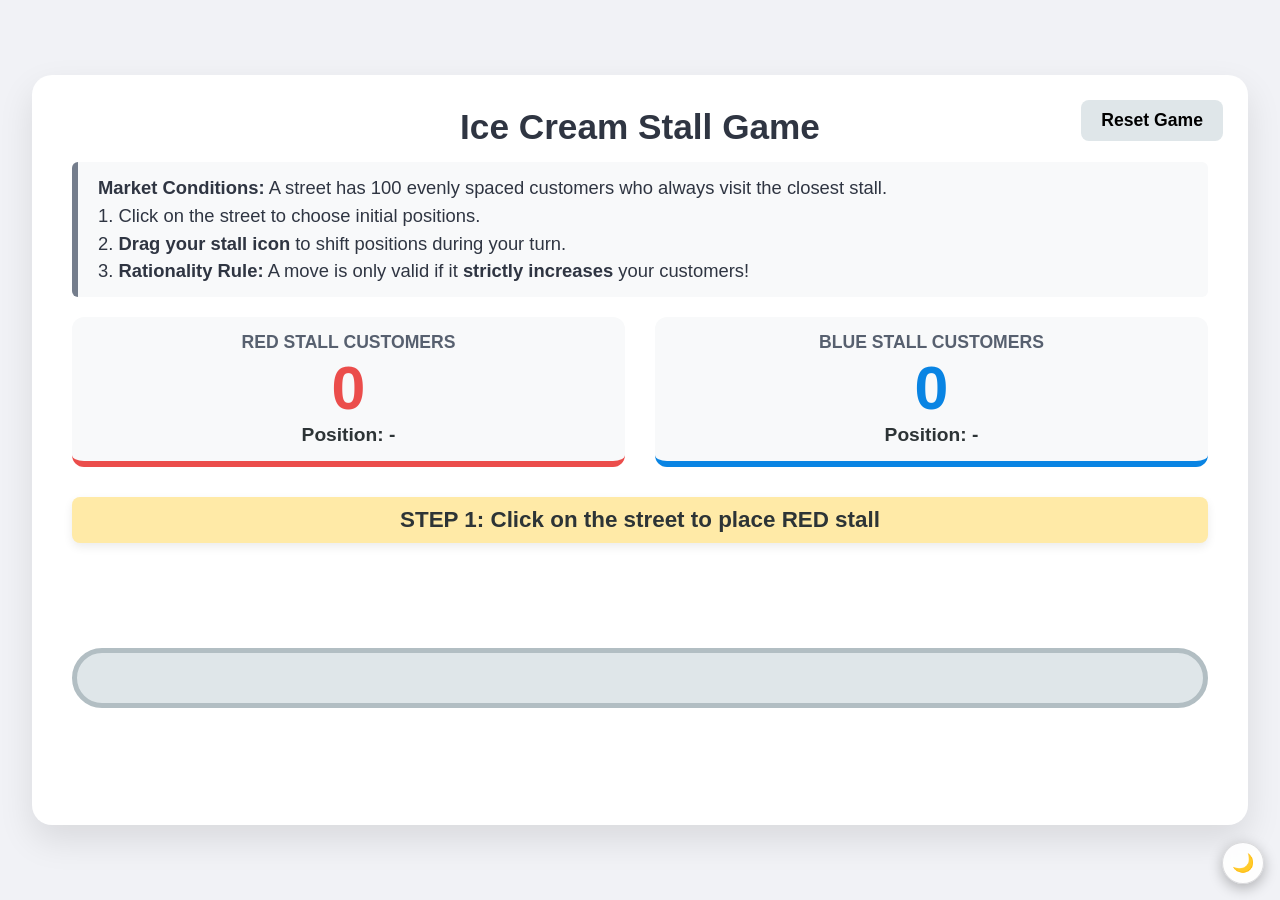
<file: game-theory-rush/mini-lab/Nash-Eq Location game.html>
<!DOCTYPE html>
<html lang="en">
<head>
  <link rel="stylesheet" href="theme.css">
  <script src="theme.js"></script>
    <meta charset="UTF-8">
    <meta name="viewport" content="width=device-width, initial-scale=1.0">
    <title>Hotelling's Law: Spatial Competition</title>
    <style>
        :root {
            --red: #eb4d4b;
            --blue: #0984e3;
            --bg: #f1f2f6;
        }
        * { box-sizing: border-box; }
        body {
            font-family: 'Segoe UI', Tahoma, Geneva, Verdana, sans-serif;
            background-color: var(--bg);
            color: #2d3436;
            margin: 0;
            padding: 2vh 0;
            width: 100vw;
            height: 100vh;
            display: flex;
            align-items: center;
            justify-content: center;
            user-select: none;
        }
        .container {
            background: white;
            padding: 2rem 2.5rem;
            border-radius: 20px;
            box-shadow: 0 15px 35px rgba(0,0,0,0.1);
            width: 95vw;
            max-height: 96vh;
            max-width: 1400px;
            display: flex;
            flex-direction: column;
            position: relative;
            overflow-y: auto; 
        }
        
        h1 { 
            text-align: center; 
            margin: 0 0 15px 0; 
            font-size: 2.2rem; 
            font-weight: 800; 
            color: #2f3542;
        }

        .rules-box {
            background: #f8f9fa;
            border-left: 6px solid #747d8c;
            padding: 12px 20px;
            font-size: 1.15rem;
            color: #2f3542;
            border-radius: 6px;
            line-height: 1.5;
            margin-bottom: 20px;
        }

        #reset-btn {
            position: absolute;
            top: 25px;
            right: 25px;
            padding: 10px 20px;
            background: #dfe6e9;
            border: none;
            border-radius: 8px;
            cursor: pointer;
            font-size: 1.1rem;
            font-weight: 700;
            transition: background 0.2s;
            z-index: 50;
        }
        #reset-btn:hover { background: #b2bec3; }

        .stats-grid {
            display: grid;
            grid-template-columns: 1fr 1fr;
            gap: 30px;
            margin-bottom: 20px;
        }
        .stat-card {
            background: #f8f9fa;
            padding: 15px 20px;
            border-radius: 12px;
            text-align: center;
            border-bottom: 6px solid #dfe4ea;
            transition: transform 0.3s cubic-bezier(0.175, 0.885, 0.32, 1.275), box-shadow 0.3s;
        }
        .stat-card.active-turn {
            transform: scale(1.03);
            box-shadow: 0 10px 25px rgba(0,0,0,0.1);
            background: #ffffff;
        }
        .stat-card.red-border { border-color: var(--red); }
        .stat-card.blue-border { border-color: var(--blue); }
        
        .stat-label { font-size: 1.1rem; text-transform: uppercase; font-weight: 800; color: #57606f; }
        .stat-val { font-size: 3.8rem; font-weight: 900; margin: 5px 0; line-height: 1; }
        .pos-label { font-size: 1.2rem; font-weight: 700; }

        .axis-area {
            flex-grow: 1;
            display: flex;
            flex-direction: column;
            align-items: center;
            justify-content: center;
            padding: 10px 0;
            min-height: 280px;
        }
        
        .instruction-banner {
            position: relative;
            width: 100%;
            text-align: center;
            font-size: 1.4rem;
            font-weight: 800;
            color: #2d3436;
            background: #ffeaa7;
            padding: 10px 0;
            border-radius: 8px;
            box-shadow: 0 4px 10px rgba(0,0,0,0.08);
            z-index: 20;
            margin-bottom: 30px; 
        }

        .street-wrapper {
            position: relative;
            width: 100%;
            height: 60px; 
            margin-top: 75px; 
            margin-bottom: 75px; 
        }

        .street-visual {
            width: 100%;
            height: 100%;
            background: #dfe6e9;
            border-radius: 30px;
            display: flex;
            overflow: hidden;
            border: 5px solid #b2bec3;
            cursor: crosshair;
        }

        .market-share {
            height: 100%;
            display: flex;
            align-items: center;
            justify-content: center;
            color: white;
            font-weight: 900;
            font-size: 1.6rem;
        }
        #share-red { background: var(--red); }
        #share-blue { background: var(--blue); }

        .stall-icon {
            position: absolute;
            width: 70px; 
            height: 70px;
            display: flex;
            align-items: center;
            justify-content: center;
            background: white;
            border-radius: 50%;
            font-size: 38px;
            transform: translateX(-50%);
            z-index: 15;
            transition: left 0.3s ease;
            touch-action: none;
        }
        .red-icon { top: -80px; border: 5px solid var(--red); }
        .blue-icon { bottom: -80px; border: 5px solid var(--blue); }

        .can-drag {
            cursor: grab;
            box-shadow: 0 0 20px rgba(0,0,0,0.25);
            pointer-events: auto;
        }
        .can-drag:active { cursor: grabbing; }
        .cannot-drag {
            cursor: not-allowed;
            opacity: 0.5;
            pointer-events: none;
        }

        .note {
            display: none;
            font-size: 1.15rem;
            color: #2d3436;
            padding: 15px 20px;
            border-left: 8px solid #00b894;
            background: #e8f8f5;
            border-radius: 8px;
            animation: fadeIn 0.8s ease-in-out;
            line-height: 1.6;
            margin-top: 15px;
        }

        #toast-container {
            position: fixed;
            top: 40px;
            left: 50%;
            transform: translateX(-50%);
            z-index: 9999;
            pointer-events: none;
        }
        .toast-msg {
            background: #e74c3c;
            color: #fff;
            padding: 16px 36px;
            border-radius: 10px;
            font-size: 1.5rem;
            font-weight: 800;
            box-shadow: 0 8px 25px rgba(0,0,0,0.3);
            opacity: 0;
            transform: translateY(-20px);
            transition: opacity 0.3s, transform 0.3s;
        }
        .toast-msg.show {
            opacity: 1;
            transform: translateY(0);
        }

        @keyframes fadeIn { from { opacity: 0; } to { opacity: 1; } }
    </style>
</head>
<body>

<div id="toast-container">
    <div id="toast-msg" class="toast-msg">Invalid Move! Your payoff did not increase.</div>
</div>

<div class="container">
    <button id="reset-btn">Reset Game</button>
    <h1>Ice Cream Stall Game</h1>

    <div class="rules-box">
        <strong>Market Conditions:</strong> A street has 100 evenly spaced customers who always visit the closest stall.
        <br>1. Click on the street to choose initial positions. 
        <br>2. <strong>Drag your stall icon</strong> to shift positions during your turn.
        <br>3. <strong>Rationality Rule:</strong> A move is only valid if it <strong>strictly increases</strong> your customers!
    </div>

    <div class="stats-grid">
        <div class="stat-card red-border" id="card-red">
            <div class="stat-label">Red Stall Customers</div>
            <div class="stat-val" style="color: var(--red)" id="cust-red">0</div>
            <div class="pos-label">Position: <span id="pos-red-text">-</span></div>
        </div>
        <div class="stat-card blue-border" id="card-blue">
            <div class="stat-label">Blue Stall Customers</div>
            <div class="stat-val" style="color: var(--blue)" id="cust-blue">0</div>
            <div class="pos-label">Position: <span id="pos-blue-text">-</span></div>
        </div>
    </div>

    <div class="axis-area">
        <div id="setup-hint" class="instruction-banner">STEP 1: Click on the street to place RED stall</div>
        
        <div class="street-wrapper">
            <div id="icon-red" class="stall-icon red-icon cannot-drag" style="display:none">🍦</div>
            <div id="icon-blue" class="stall-icon blue-icon cannot-drag" style="display:none">🍦</div>

            <div class="street-visual" id="street-clickbox">
                <div id="share-red" class="market-share"></div>
                <div id="share-blue" class="market-share"></div>
            </div>
        </div>
    </div>

    <div class="note" id="nash-note">
        <strong>The Hotelling Model (Nash Equilibrium Reached):</strong> <br>
        When customers are distributed evenly, competitors naturally converge precisely at the center <strong>(Position 50)</strong>. At this point, neither player can improve their payoff by deviating unilaterally. 
        <em>Try dragging your stall away from the center now—you will see that any deviation only hurts your business!</em>
    </div>
</div>

<script>
    let step = 1; 
    let posRed = 0, posBlue = 0;
    let tempPosRed = 0, tempPosBlue = 0; 
    
    let currentPlayer = 'red';
    let startPayoff = 0;
    let isDragging = false;
    let dragTarget = null;

    const street = document.getElementById('street-clickbox');
    const setupHint = document.getElementById('setup-hint');
    const iconRed = document.getElementById('icon-red');
    const iconBlue = document.getElementById('icon-blue');
    const shareRed = document.getElementById('share-red');
    const shareBlue = document.getElementById('share-blue');
    
    const uiCustRed = document.getElementById('cust-red');
    const uiCustBlue = document.getElementById('cust-blue');
    const uiPosRed = document.getElementById('pos-red-text');
    const uiPosBlue = document.getElementById('pos-blue-text');
    
    const cardRed = document.getElementById('card-red');
    const cardBlue = document.getElementById('card-blue');

    function showToast(msg) {
        const toast = document.getElementById('toast-msg');
        toast.innerText = msg;
        toast.classList.add('show');
        setTimeout(() => toast.classList.remove('show'), 2500);
    }

    // 核心修复点：移除取整，恢复连续分布逻辑
    function calculateShares(r, b) {
        if (step === 2) return { red: 100, blue: 0 };
        if (r === b) return { red: 50, blue: 50 };
        const mid = (r + b) / 2;
        if (r < b) {
            return { red: mid, blue: 100 - mid };
        } else {
            return { red: 100 - mid, blue: mid };
        }
    }

    function updateVisuals(r, b, disableTransition = false) {
        iconRed.style.transition = disableTransition ? "none" : "left 0.3s ease";
        iconBlue.style.transition = disableTransition ? "none" : "left 0.3s ease";

        iconRed.style.left = r + "%";
        uiPosRed.innerText = r;
        
        if (step > 2) {
            iconBlue.style.left = b + "%";
            uiPosBlue.innerText = b;
        } else {
            uiPosBlue.innerText = "-";
        }

        let shares = calculateShares(r, b);
        uiCustRed.innerText = shares.red.toFixed(1);
        uiCustBlue.innerText = shares.blue.toFixed(1);

        if (step === 2) {
            shareRed.style.width = "100%";
            shareBlue.style.width = "0%";
            shareRed.innerText = "100";
            shareBlue.innerText = "";
            return;
        }

        if (r === b) {
            shareRed.style.width = "50%";
            shareBlue.style.width = "50%";
            shareRed.style.order = "1";
            shareBlue.style.order = "2";
        } else if (r < b) {
            shareRed.style.width = shares.red + "%";
            shareBlue.style.width = shares.blue + "%";
            shareRed.style.order = "1";
            shareBlue.style.order = "2";
        } else {
            shareBlue.style.width = shares.blue + "%";
            shareRed.style.width = shares.red + "%";
            shareBlue.style.order = "1";
            shareRed.style.order = "2";
        }

        // 仅供界面柱状图内文字显示的友好取整
        shareRed.innerText = shares.red > 8 ? Math.round(shares.red) : "";
        shareBlue.innerText = shares.blue > 8 ? Math.round(shares.blue) : "";
    }

    function checkEquilibrium() {
        if (posRed === 50 && posBlue === 50) {
            step = 4;
            const noteBox = document.getElementById('nash-note');
            noteBox.style.display = 'block';
            
            setupHint.innerText = "NASH EQUILIBRIUM! Try dragging your stall to test stability.";
            setupHint.style.background = "#2ecc71";
            setupHint.style.color = "#fff";
            
            iconRed.className = "stall-icon red-icon can-drag";
            iconBlue.className = "stall-icon blue-icon can-drag";
            cardRed.classList.add('active-turn');
            cardBlue.classList.add('active-turn');
            street.style.cursor = "default";
            
            setTimeout(() => {
                noteBox.scrollIntoView({ behavior: 'smooth', block: 'end' });
            }, 100);
        }
    }

    function switchTurn(player) {
        if (step === 4) return;
        currentPlayer = player;
        let currentShares = calculateShares(posRed, posBlue);
        street.style.cursor = "default";
        
        if (player === 'red') {
            startPayoff = currentShares.red;
            iconRed.className = "stall-icon red-icon can-drag";
            iconBlue.className = "stall-icon blue-icon cannot-drag";
            cardRed.classList.add('active-turn');
            cardBlue.classList.remove('active-turn');
            setupHint.innerText = "RED'S TURN: Drag your stall to expand your territory!";
            setupHint.style.background = "#fab1a0";
            setupHint.style.color = "#d63031";
        } else {
            startPayoff = currentShares.blue;
            iconBlue.className = "stall-icon blue-icon can-drag";
            iconRed.className = "stall-icon red-icon cannot-drag";
            cardBlue.classList.add('active-turn');
            cardRed.classList.remove('active-turn');
            setupHint.innerText = "BLUE'S TURN: Drag your stall to expand your territory!";
            setupHint.style.background = "#74b9ff";
            setupHint.style.color = "#0984e3";
        }
    }

    function getPosFromEvent(e) {
        const rect = street.getBoundingClientRect();
        let clientX = e.clientX || (e.touches && e.touches[0].clientX);
        let percent = Math.round(((clientX - rect.left) / rect.width) * 100);
        return Math.max(0, Math.min(100, percent));
    }

    street.addEventListener('click', (e) => {
        if (step > 2) return;
        let clickedPos = getPosFromEvent(e);

        if (step === 1) {
            posRed = tempPosRed = clickedPos;
            iconRed.style.display = "flex";
            step = 2;
            updateVisuals(posRed, posBlue, false);
            setupHint.innerText = "STEP 2: Click on the street to place BLUE stall";
        } else if (step === 2) {
            posBlue = tempPosBlue = clickedPos;
            iconBlue.style.display = "flex";
            step = 3;
            updateVisuals(posRed, posBlue, false);
            
            if (posRed === 50 && posBlue === 50) checkEquilibrium();
            else switchTurn('red');
        }
    });

    function startDrag(e, player) {
        if (step < 3) return;
        if (step === 3 && currentPlayer !== player) return; 
        
        isDragging = true;
        dragTarget = player;
        tempPosRed = posRed;
        tempPosBlue = posBlue;
        
        e.target.setPointerCapture(e.pointerId);
    }

    function onDrag(e) {
        if (!isDragging) return;
        let val = getPosFromEvent(e);
        
        if (dragTarget === 'red') tempPosRed = val;
        else tempPosBlue = val;
        
        updateVisuals(tempPosRed, tempPosBlue, true); 
    }

    function endDrag(e) {
        if (!isDragging) return;
        isDragging = false;
        e.target.releasePointerCapture(e.pointerId);
        
        let baselinePayoff = (step === 4) ? 50 : startPayoff;
        let prospect = calculateShares(tempPosRed, tempPosBlue);
        
        if (dragTarget === 'red') {
            if (tempPosRed !== posRed) {
                if (prospect.red > baselinePayoff) {
                    posRed = tempPosRed; 
                    if (posRed === 50 && posBlue === 50) checkEquilibrium();
                    else switchTurn('blue');
                } else {
                    showToast("Invalid Move! Payoff did not increase.");
                    tempPosRed = posRed; 
                }
            }
        } else {
            if (tempPosBlue !== posBlue) {
                if (prospect.blue > baselinePayoff) {
                    posBlue = tempPosBlue; 
                    if (posRed === 50 && posBlue === 50) checkEquilibrium();
                    else switchTurn('red');
                } else {
                    showToast("Invalid Move! Payoff did not increase.");
                    tempPosBlue = posBlue; 
                }
            }
        }
        updateVisuals(posRed, posBlue, false); 
    }

    iconRed.addEventListener('pointerdown', (e) => startDrag(e, 'red'));
    iconRed.addEventListener('pointermove', onDrag);
    iconRed.addEventListener('pointerup', endDrag);
    iconRed.addEventListener('pointercancel', endDrag);

    iconBlue.addEventListener('pointerdown', (e) => startDrag(e, 'blue'));
    iconBlue.addEventListener('pointermove', onDrag);
    iconBlue.addEventListener('pointerup', endDrag);
    iconBlue.addEventListener('pointercancel', endDrag);

    document.getElementById('reset-btn').addEventListener('click', () => {
        step = 1;
        currentPlayer = 'red';
        iconRed.style.display = "none";
        iconBlue.style.display = "none";
        iconRed.className = "stall-icon red-icon cannot-drag";
        iconBlue.className = "stall-icon blue-icon cannot-drag";
        document.getElementById('nash-note').style.display = 'none';
        street.style.cursor = "crosshair";
        
        setupHint.innerText = "STEP 1: Click on the street to place RED stall";
        setupHint.style.background = "#ffeaa7";
        setupHint.style.color = "#2d3436";
        
        cardRed.classList.remove('active-turn');
        cardBlue.classList.remove('active-turn');

        uiCustRed.innerText = "0";
        uiCustBlue.innerText = "0";
        uiPosRed.innerText = "-";
        uiPosBlue.innerText = "-";
        shareRed.style.width = "0%";
        shareBlue.style.width = "0%";
        shareRed.innerText = "";
        shareBlue.innerText = "";
    });
</script>

</body>
</html>
</file>
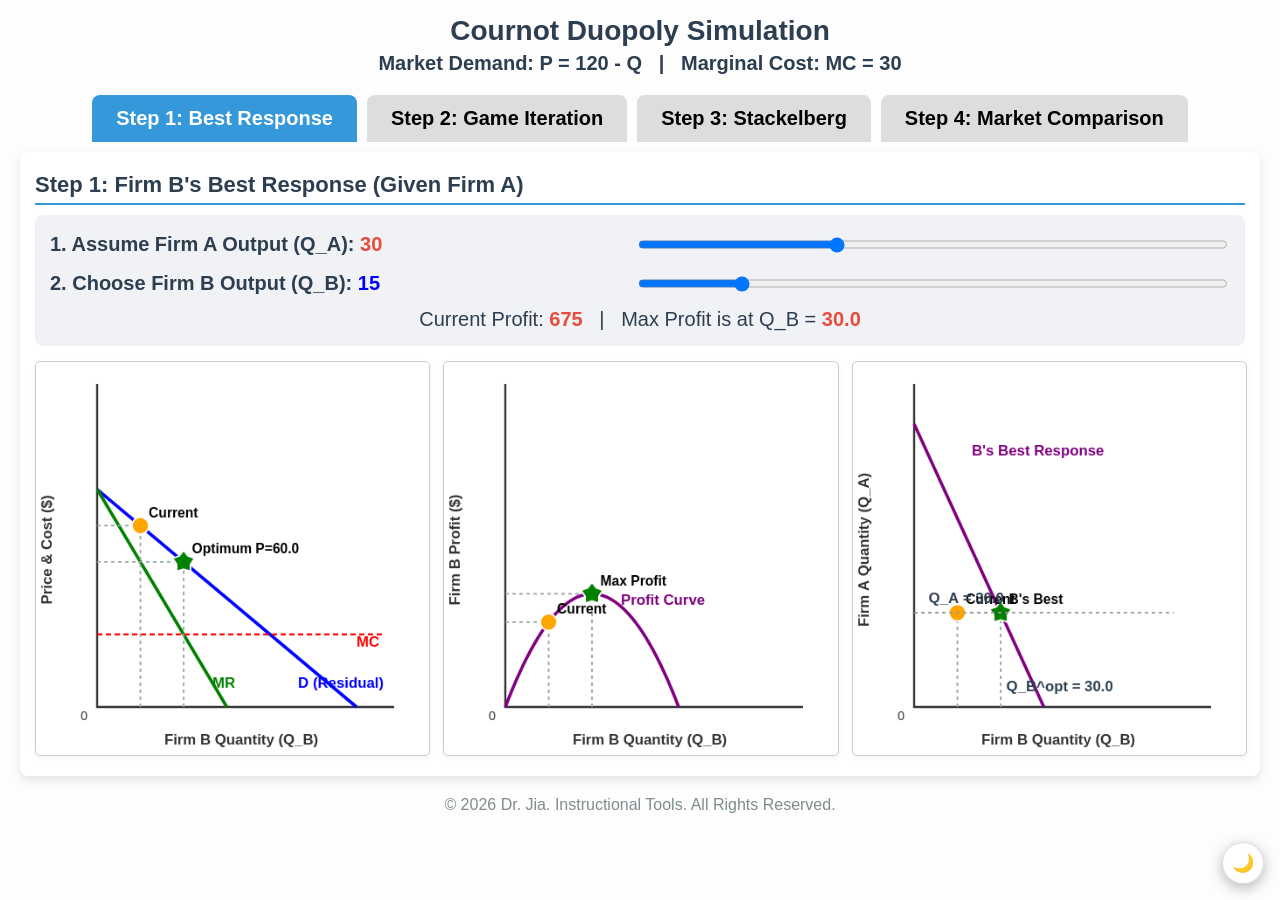
<file: game-theory-rush/mini-lab/Nash-Eq Quantity Game.html>
<!DOCTYPE html>
<html lang="en">
<head>
  <link rel="stylesheet" href="theme.css">
  <script src="theme.js"></script>
    <meta charset="UTF-8">
    <meta name="viewport" content="width=device-width, initial-scale=1.0">
    <title>Cournot Duopoly Simulation</title>
    <style>
        :root {
            --primary: #2c3e50;
            --secondary: #3498db;
            --accent: #e74c3c;
            --bg: #fdfdfd;
            --font-lg: 20px;
            --font-xl: 24px;
        }
        body {
            font-family: 'Segoe UI', Tahoma, Geneva, Verdana, sans-serif;
            margin: 0;
            padding: 10px 20px;
            background-color: var(--bg);
            color: var(--primary);
            font-size: var(--font-lg);
        }
        h1 {
            text-align: center;
            font-size: 28px;
            margin-top: 5px;
            margin-bottom: 0px;
        }
        h2 {
            font-size: 22px;
            border-bottom: 2px solid var(--secondary);
            padding-bottom: 5px;
            margin-top: 5px;
            margin-bottom: 10px;
        }

        .tabs {
            display: flex;
            justify-content: center;
            margin-bottom: 10px;
            margin-top: 10px;
        }
        .tab-btn {
            background-color: #ddd;
            border: none;
            padding: 12px 24px;
            cursor: pointer;
            font-size: var(--font-lg);
            font-weight: bold;
            transition: 0.3s;
            margin: 0 5px;
            border-radius: 8px 8px 0 0;
        }
        .tab-btn:hover {
            background-color: #ccc;
        }
        .tab-btn.active {
            background-color: var(--secondary);
            color: white;
        }

        .tab-content {
            display: none;
            background: white;
            padding: 15px;
            border-radius: 8px;
            box-shadow: 0 4px 10px rgba(0, 0, 0, 0.1);
        }
        .tab-content.active {
            display: block;
        }

        .flex-container {
            display: flex;
            gap: 15px;
            align-items: flex-start;
            justify-content: space-between;
            width: 100%;
            flex-wrap: nowrap;
        }
        .graph-wrapper {
            flex: 1;
            text-align: center;
            min-width: 0;
        }
        canvas {
            background: #fff;
            border: 1px solid #ccc;
            border-radius: 5px;
            box-shadow: 0 2px 5px rgba(0, 0, 0, 0.05);
            width: 100%;
            height: auto;
            max-width: 100%;
        }

        .controls {
            background: #f1f2f6;
            padding: 15px;
            border-radius: 8px;
            margin-bottom: 15px;
            font-size: var(--font-lg);
        }
        .control-row {
            display: flex;
            align-items: center;
            justify-content: space-between;
            margin-bottom: 10px;
        }
        input[type="range"] {
            width: 50%;
            height: 25px;
            cursor: pointer;
        }
        input[type="checkbox"] {
            width: 25px;
            height: 25px;
            cursor: pointer;
            vertical-align: middle;
        }
        .checkbox-label {
            margin-right: 25px;
            font-weight: bold;
            cursor: pointer;
        }

        .btn {
            background-color: var(--secondary);
            color: white;
            border: none;
            padding: 12px 24px;
            border-radius: 5px;
            cursor: pointer;
            font-size: var(--font-lg);
            font-weight: bold;
            margin-right: 10px;
        }
        .btn:hover {
            background-color: #2980b9;
        }
        .btn-reset {
            background-color: #95a5a6;
        }
        .btn-reset:hover {
            background-color: #7f8c8d;
        }

        .data-table {
            width: 100%;
            border-collapse: collapse;
            font-size: var(--font-lg);
            background: white;
        }
        .data-table th,
        .data-table td {
            border: 2px solid #ddd;
            padding: 12px;
            text-align: center;
        }
        .data-table th {
            background-color: var(--primary);
            color: white;
        }

        .table-container {
            flex: 0 0 36%;
            max-height: 600px;
            overflow-y: auto;
            border: 2px solid #ddd;
            border-radius: 5px;
        }

        .highlight {
            font-weight: bold;
            color: var(--accent);
        }
        .data-box {
            background: #eaf2f8;
            padding: 20px;
            border-radius: 8px;
            border-left: 5px solid var(--secondary);
            flex: 0 0 28%;
            min-width: 200px;
        }
        .data-box p {
            margin: 10px 0;
        }

        footer {
            text-align: center;
            margin-top: 20px;
            font-size: 16px;
            color: #7f8c8d;
        }

        /* Step2 专用：图更紧凑，表格占更多空间 */
        .step2-graph {
            flex: 0 0 40% !important;
            max-width: 40%;
        }
        .step2-table {
            flex: 0 0 55% !important;
        }

        /* Step3 专用：图更紧凑，数据框占更多空间 */
        .step3-graph {
            flex: 0 0 42% !important;
            max-width: 42%;
        }
        .step3-data {
            flex: 0 0 52% !important;
        }

        /* 小屏适配：堆叠显示 */
        @media (max-width: 1100px) {
            .flex-container {
                flex-wrap: wrap;
            }
            .graph-wrapper {
                flex: 1 1 100% !important;
                max-width: 100% !important;
            }
            .table-container,
            .data-box {
                flex: 1 1 100% !important;
                max-height: 400px;
            }
            .step2-graph,
            .step3-graph {
                flex: 1 1 100% !important;
                max-width: 100% !important;
            }
            .step2-table,
            .step3-data {
                flex: 1 1 100% !important;
            }
        }
    </style>
</head>
<body>

    <h1>Cournot Duopoly Simulation</h1>
    <p style="text-align: center; font-weight: bold; margin-top: 5px;">Market Demand: P = 120 - Q &nbsp;&nbsp;|&nbsp;&nbsp; Marginal Cost: MC = 30</p>

    <div class="tabs">
        <button class="tab-btn active" onclick="switchTab(1)">Step 1: Best Response</button>
        <button class="tab-btn" onclick="switchTab(2)">Step 2: Game Iteration</button>
        <button class="tab-btn" onclick="switchTab(3)">Step 3: Stackelberg</button>
        <button class="tab-btn" onclick="switchTab(4)">Step 4: Market Comparison</button>
    </div>

    <!-- STEP 1 -->
    <div id="step1" class="tab-content active">
        <h2>Step 1: Firm B's Best Response (Given Firm A)</h2>
        <div class="controls">
            <div class="control-row">
                <label><strong>1. Assume Firm A Output (Q_A): <span id="val-s1-qa" class="highlight">30</span></strong></label>
                <input type="range" id="slider-s1-qa" min="0" max="90" step="1" value="30" oninput="updateStep1()">
            </div>
            <div class="control-row">
                <label><strong>2. Choose Firm B Output (Q_B): <span id="val-s1-qb" style="color: blue; font-weight: bold;">15</span></strong></label>
                <input type="range" id="slider-s1-qb" min="0" max="90" step="1" value="15" oninput="updateStep1()">
            </div>
            <p style="text-align: center; margin-top: 10px; margin-bottom: 0;">
                Current Profit: <span class="highlight" id="val-s1-profit">$...</span>
                &nbsp;&nbsp;|&nbsp;&nbsp; Max Profit is at Q_B = <span class="highlight" id="val-s1-opt-qb">...</span>
            </p>
        </div>

        <div class="flex-container">
            <div class="graph-wrapper">
                <canvas id="canvas-s1-left" width="450" height="450"></canvas>
            </div>
            <div class="graph-wrapper">
                <canvas id="canvas-s1-middle" width="450" height="450"></canvas>
            </div>
            <div class="graph-wrapper">
                <canvas id="canvas-s1-right" width="450" height="450"></canvas>
            </div>
        </div>
    </div>

    <!-- STEP 2 -->
    <div id="step2" class="tab-content">
        <h2>Step 2: Iterating to Equilibrium (Cobweb Model)</h2>
        <div class="controls">
            <div class="control-row">
                <label><strong>Initial Assumption for Firm A (Q_A): <span id="val-s2-start" class="highlight">0</span></strong></label>
                <input type="range" id="slider-s2-start" min="0" max="90" step="1" value="0" oninput="resetStep2()">
            </div>
            <div style="text-align: center; margin-top: 15px;">
                <button class="btn" onclick="step2NextTurn()">Play Next Move</button>
                <button class="btn btn-reset" onclick="resetStep2()">Reset Iteration</button>
            </div>
        </div>

        <div class="flex-container">
            <div class="graph-wrapper step2-graph">
                <canvas id="canvas-s2" width="700" height="700"></canvas>
            </div>
            <div class="table-container step2-table">
                <table class="data-table" id="table-s2">
                    <thead>
                        <tr>
                            <th>Turn</th>
                            <th>Action</th>
                            <th>Firm A (Q_A)</th>
                            <th>Firm B (Q_B)</th>
                        </tr>
                    </thead>
                    <tbody id="tbody-s2">
                    </tbody>
                </table>
            </div>
        </div>
    </div>

    <!-- STEP 4 -->
    <div id="step4" class="tab-content">
        <h2>Step 4: Market Outcomes & Welfare Analysis</h2>
        <div class="controls">
            <div style="margin-bottom: 15px;">
                <span style="font-weight: bold; margin-right: 15px;">Show Equilibriums:</span>
                <label class="checkbox-label"><input type="checkbox" id="cb-mono" onchange="updateStep3()"> Monopoly</label>
                <label class="checkbox-label"><input type="checkbox" id="cb-stackelberg" onchange="updateStep3()" checked> Stackelberg</label>
                <label class="checkbox-label"><input type="checkbox" id="cb-cournot" onchange="updateStep3()" checked> Cournot</label>
                <label class="checkbox-label"><input type="checkbox" id="cb-pc" onchange="updateStep3()"> Perfect Competition</label>
            </div>
            <div class="control-row">
                <label><strong>Market Total Quantity (Q): <span id="val-s3-q" class="highlight">60</span></strong></label>
                <input type="range" id="slider-s3-q" min="0" max="100" step="1" value="60" oninput="updateStep3()">
            </div>
        </div>

        <div class="flex-container">
            <div class="graph-wrapper step3-graph">
                <canvas id="canvas-s3" width="840" height="840"></canvas>
            </div>
            <div class="data-box step3-data">
                <h3 style="margin-top: 0;">Market Real-Time Data</h3>
                <p><strong>Total Quantity (Q):</strong> <span id="stat-q">...</span></p>
                <p><strong>Market Price (P):</strong> $<span id="stat-p">...</span></p>
                <hr>
                <p style="color: #27ae60;"><strong>Consumer Surplus (CS):</strong> $<span id="stat-cs">...</span></p>
                <p style="color: #2980b9;"><strong>Producer Surplus (PS):</strong> $<span id="stat-ps">...</span></p>
                <p style="color: #c0392b;"><strong>Deadweight Loss (DWL):</strong> $<span id="stat-dwl">...</span></p>

                <hr style="margin-top: 14px;">
                <h3 style="margin: 8px 0 3px; font-size: 15px;">Profit Split by Equilibrium</h3>
                <p style="font-size: 12px; color: #777; margin: 0 0 6px;">Blue = Firm A (Stackelberg leader) · Orange = Firm B</p>
                <div id="profitSplit"></div>

                <p style="margin-top: 20px; font-size: 16px; color: #555;">
                    <em>* Move the slider to explore how quantity limits affect overall welfare compared to the marked equilibria.</em>
                </p>
            </div>
        </div>
    </div>

    <!-- STEP 3 -->
    <div id="step3" class="tab-content">
        <h2>Step 3: Stackelberg Model — A Leads, B Follows</h2>
        <div class="controls">
            <div class="control-row">
                <label><strong>1. Choose Leader Output (Q_A): <span id="val-s4-qa" class="highlight">45</span></strong></label>
                <input type="range" id="slider-s4-qa" min="0" max="90" step="1" value="45" oninput="updateStep4()">
            </div>
            <p style="text-align: center; margin-top: 10px; margin-bottom: 0;">
                B reacts with Q_B = <span class="highlight" id="val-s4-qb">...</span>
                &nbsp;|&nbsp; P = $<span id="val-s4-p">...</span>
                &nbsp;|&nbsp; A's Profit: <b style="color:#e74c3c;">$<span id="val-s4-piA">...</span></b>
                &nbsp;|&nbsp; B's Profit: $<span id="val-s4-piB">...</span>
                &nbsp;|&nbsp; Max πA at Q_A = <span class="highlight" id="val-s4-opt">...</span>
            </p>
            <p style="text-align: center; font-size: 16px; color: #555; margin: 6px 0 0;">
                <em>A moves first and predicts B's reaction (Q_B = 45 − 0.5·Q_A). Move the slider to find the Q_A that
                maximizes A's profit — the leader earns more than in Cournot (30, 30).</em>
            </p>
        </div>

        <div class="flex-container">
            <div class="graph-wrapper">
                <canvas id="canvas-s4-left" width="450" height="450"></canvas>
            </div>
            <div class="graph-wrapper">
                <canvas id="canvas-s4-middle" width="450" height="450"></canvas>
            </div>
            <div class="graph-wrapper">
                <canvas id="canvas-s4-right" width="450" height="450"></canvas>
            </div>
        </div>
    </div>

    <footer>
        <p>&copy; 2026 Dr. Jia. Instructional Tools. All Rights Reserved.</p>
    </footer>

    <script>
        class CanvasGraph {
            // 增加 scale 参数，用于统一缩放所有图形元素（文字大小、点半径、线宽等）
            constructor(canvasId, xMax, yMax, xLabel, yLabel, scale = 1.0) {
                this.canvas = document.getElementById(canvasId);
                this.ctx = this.canvas.getContext('2d');
                this.w = this.canvas.width;
                this.h = this.canvas.height;
                this.padL = 70;
                this.padR = 50;
                this.padT = 35;
                this.padB = 55;
                this.xMax = xMax;
                this.yMax = yMax;
                this.xLabel = xLabel;
                this.yLabel = yLabel;
                this.scale = scale; // 保存缩放系数
            }

            clear() {
                this.ctx.clearRect(0, 0, this.w, this.h);
                this.drawAxes();
            }

            px(x) { return this.padL + (x / this.xMax) * (this.w - this.padL - this.padR); }
            py(y) { return this.h - this.padB - (y / this.yMax) * (this.h - this.padT - this.padB); }

            drawLine(x1, y1, x2, y2, color, width, dash = []) {
                const ctx = this.ctx;
                ctx.beginPath();
                ctx.setLineDash(dash);
                ctx.moveTo(this.px(x1), this.py(y1));
                ctx.lineTo(this.px(x2), this.py(y2));
                ctx.strokeStyle = color;
                ctx.lineWidth = width * this.scale; // 线宽缩放
                ctx.stroke();
                ctx.setLineDash([]);
            }

            drawAxes() {
                const ctx = this.ctx;
                ctx.beginPath();
                ctx.moveTo(this.padL, this.padT - 10);
                ctx.lineTo(this.padL, this.h - this.padB);
                ctx.lineTo(this.w - this.padR + 10, this.h - this.padB);
                ctx.strokeStyle = "#333";
                ctx.lineWidth = 2 * this.scale;
                ctx.stroke();

                const fs = 14 * this.scale;
                ctx.font = `bold ${fs}px Arial`;
                ctx.fillStyle = "#333";
                ctx.textAlign = "center";
                ctx.fillText(this.xLabel, this.padL + (this.w - this.padL - this.padR) / 2, this.h - 12);

                ctx.save();
                ctx.translate(18, this.padT + (this.h - this.padT - this.padB) / 2);
                ctx.rotate(-Math.PI / 2);
                ctx.fillText(this.yLabel, 0, 0);
                ctx.restore();

                ctx.font = `${12 * this.scale}px Arial`;
                ctx.fillText("0", this.padL - 15, this.h - this.padB + 15);
            }

            drawPoint(x, y, color, label, showLines = false, radius = 6, symbol = 'circle') {
                const ctx = this.ctx;
                const r = radius * this.scale;
                if (showLines) {
                    this.drawLine(x, 0, x, y, "#95a5a6", 1.5, [4, 4]);
                    this.drawLine(0, y, x, y, "#95a5a6", 1.5, [4, 4]);
                }

                ctx.beginPath();
                if (symbol === 'star') {
                    let rot = Math.PI / 2 * 3;
                    let cx = this.px(x);
                    let cy = this.py(y);
                    let spikes = 5;
                    let outerRadius = r + 3 * this.scale;
                    let innerRadius = r - 1 * this.scale;
                    let step = Math.PI / spikes;

                    ctx.moveTo(cx, cy - outerRadius);
                    for (let i = 0; i < spikes; i++) {
                        let sx = cx + Math.cos(rot) * outerRadius;
                        let sy = cy + Math.sin(rot) * outerRadius;
                        ctx.lineTo(sx, sy);
                        rot += step;

                        sx = cx + Math.cos(rot) * innerRadius;
                        sy = cy + Math.sin(rot) * innerRadius;
                        ctx.lineTo(sx, sy);
                        rot += step;
                    }
                    ctx.lineTo(cx, cy - outerRadius);
                    ctx.closePath();
                    ctx.fillStyle = color;
                    ctx.fill();
                } else {
                    ctx.arc(this.px(x), this.py(y), r, 0, 2 * Math.PI);
                    ctx.fillStyle = color;
                    ctx.fill();
                }

                ctx.strokeStyle = "#fff";
                ctx.lineWidth = 1.5 * this.scale;
                ctx.stroke();

                if (label) {
                    const fs = 13 * this.scale;
                    ctx.font = `bold ${fs}px Arial`;
                    ctx.fillStyle = "#000";
                    ctx.textAlign = "left";
                    let tx = this.px(x) + 8 * this.scale;
                    let ty = this.py(y) - 8 * this.scale;
                    // 防止文字溢出右边界
                    if (tx + ctx.measureText(label).width > this.w - this.padR) {
                        ctx.textAlign = "right";
                        tx = this.px(x) - 8 * this.scale;
                    }
                    ctx.fillText(label, tx, ty);
                }
            }

            drawText(text, x, y, color = "black", align = "left") {
                const ctx = this.ctx;
                const fs = 14 * this.scale;
                ctx.font = `bold ${fs}px Arial`;
                ctx.fillStyle = color;
                ctx.textAlign = align;
                let tx = this.px(x);
                let ty = this.py(y);
                // 防止溢出右边界
                if (align === "left" && tx + ctx.measureText(text).width > this.w - this.padR) {
                    ctx.textAlign = "right";
                    tx = this.w - this.padR - 2;
                }
                ctx.fillText(text, tx, ty);
            }

            fillPoly(points, color) {
                const ctx = this.ctx;
                ctx.beginPath();
                ctx.moveTo(this.px(points[0].x), this.py(points[0].y));
                for (let i = 1; i < points.length; i++) {
                    ctx.lineTo(this.px(points[i].x), this.py(points[i].y));
                }
                ctx.closePath();
                ctx.fillStyle = color;
                ctx.fill();
            }
        }

        const DEMAND_A = 120;
        const MC = 30;

        let graph1L, graph1M, graph1R;

        function initStep1() {
            // Step 1 的 Canvas 尺寸为 450，设置 scale=0.75 使文字视觉大小适中
            const s1Scale = 1.2;
            graph1L = new CanvasGraph("canvas-s1-left", 100, 130, "Firm B Quantity (Q_B)", "Price & Cost ($)", s1Scale);
            graph1M = new CanvasGraph("canvas-s1-middle", 100, 2500, "Firm B Quantity (Q_B)", "Firm B Profit ($)", s1Scale);
            graph1R = new CanvasGraph("canvas-s1-right", 100, 100, "Firm B Quantity (Q_B)", "Firm A Quantity (Q_A)", s1Scale);
            updateStep1();
        }

        function updateStep1() {
            let qa = parseFloat(document.getElementById('slider-s1-qa').value);
            let qb = parseFloat(document.getElementById('slider-s1-qb').value);

            document.getElementById('val-s1-qa').innerText = qa;
            document.getElementById('val-s1-qb').innerText = qb;

            let residualA = DEMAND_A - qa;
            let currentP = Math.max(0, residualA - qb);
            let profit = (currentP - MC) * qb;
            let optQb = Math.max(0, (residualA - MC) / 2);
            let maxProfit = (residualA - optQb - MC) * optQb;
            let optP = Math.max(0, residualA - optQb);

            document.getElementById('val-s1-profit').innerText = profit.toFixed(0);
            document.getElementById('val-s1-opt-qb').innerText = optQb.toFixed(1);

            // Left Graph
            graph1L.clear();
            graph1L.drawLine(0, residualA, residualA, 0, "blue", 3);
            graph1L.drawText("D (Residual)", residualA - 15, 8, "blue");

            let mrEnd = residualA / 2;
            graph1L.drawLine(0, residualA, mrEnd, 0, "green", 3);
            graph1L.drawText("MR", mrEnd - 5, 8, "green");

            graph1L.drawLine(0, MC, 100, MC, "red", 2, [6, 4]);
            graph1L.drawText("MC", 90, MC - 5, "red");

            graph1L.drawPoint(optQb, optP, "green", `Optimum P=${optP.toFixed(1)}`, true, 8, 'star');
            graph1L.drawPoint(qb, currentP, "orange", `Current`, true, 8, 'circle');

            // Middle Graph
            graph1M.clear();
            graph1M.ctx.beginPath();
            let isDrawing = false;
            for (let x = 0; x <= 100; x++) {
                let p = (Math.max(0, residualA - x) - MC) * x;
                if (p >= 0) {
                    if (!isDrawing) {
                        graph1M.ctx.moveTo(graph1M.px(x), graph1M.py(p));
                        isDrawing = true;
                    } else {
                        graph1M.ctx.lineTo(graph1M.px(x), graph1M.py(p));
                    }
                }
            }
            graph1M.ctx.strokeStyle = "purple";
            graph1M.ctx.lineWidth = 3 * graph1M.scale;
            graph1M.ctx.stroke();
            graph1M.drawText("Profit Curve", optQb + 10, Math.max(100, maxProfit * 0.9), "purple");

            graph1M.drawPoint(optQb, maxProfit, "green", "Max Profit", true, 8, 'star');
            graph1M.drawPoint(qb, profit, "orange", "Current", true, 8, 'circle');

            // Right Graph
            graph1R.clear();
            graph1R.drawLine(0, 90, 45, 0, "purple", 3);
            graph1R.drawText("B's Best Response", 20, 80, "purple");

            graph1R.drawPoint(optQb, qa, "green", "B's Best", true, 8, 'star');
            graph1R.drawPoint(qb, qa, "orange", "Current", true, 8, 'circle');

            graph1R.ctx.beginPath();
            graph1R.ctx.setLineDash([4, 4]);
            graph1R.ctx.moveTo(graph1R.px(0), graph1R.py(qa));
            graph1R.ctx.lineTo(graph1R.px(90), graph1R.py(qa));
            graph1R.ctx.strokeStyle = "#999";
            graph1R.ctx.lineWidth = 1.5 * graph1R.scale;
            graph1R.ctx.stroke();
            graph1R.ctx.setLineDash([]);

            graph1R.drawText("Q_A = " + qa.toFixed(1), 5, qa + 3, "#2c3e50", "left");
            graph1R.drawText("Q_B^opt = " + optQb.toFixed(1), optQb + 2, 5, "#2c3e50", "left");
        }

        let graph2;
        let s2_history = [];
        let s2_turn = 0;

        function initStep2() {
            // Step 2 尺寸 700，scale=1.0 保持适中
            graph2 = new CanvasGraph("canvas-s2", 100, 100, "Firm A Quantity (Q_A)", "Firm B Quantity (Q_B)", 1.6);
            resetStep2();
        }

        function drawStep2Base() {
            graph2.clear();
            graph2.drawLine(45, 0, 0, 90, "red", 3);
            graph2.drawText("Firm A Best Response", 5, 88, "red");

            graph2.drawLine(0, 45, 90, 0, "blue", 3);
            graph2.drawText("Firm B Best Response", 65, 8, "blue");

            graph2.drawPoint(30, 30, "black", "Nash Eq (30,30)", true, 6);
        }

        function resetStep2() {
            let startQA = parseFloat(document.getElementById('slider-s2-start').value);
            document.getElementById('val-s2-start').innerText = startQA;

            s2_history = [{ qa: startQA, qb: 0 }];
            s2_turn = 0;

            document.getElementById('tbody-s2').innerHTML = `
                    <tr style="background:#f9f9f9;">
                        <td>0</td>
                        <td>Start</td>
                        <td><strong>${startQA.toFixed(1)}</strong></td>
                        <td>0.0</td>
                    </tr>
                `;

            drawStep2Base();
            graph2.drawPoint(startQA, 0, "orange", "Start", false, 7);
        }

        function step2NextTurn() {
            if (s2_turn >= 15) return;

            let last = s2_history[s2_history.length - 1];
            let nextQA = last.qa;
            let nextQB = last.qb;
            let actor = "";

            s2_turn++;
            if (s2_turn % 2 !== 0) {
                actor = "Firm B Reacts";
                nextQB = Math.max(0, 45 - 0.5 * last.qa);
            } else {
                actor = "Firm A Reacts";
                nextQA = Math.max(0, 45 - 0.5 * last.qb);
            }

            s2_history.push({ qa: nextQA, qb: nextQB });

            drawStep2Base();

            graph2.ctx.beginPath();
            graph2.ctx.moveTo(graph2.px(s2_history[0].qa), graph2.py(s2_history[0].qb));
            for (let i = 1; i < s2_history.length; i++) {
                graph2.ctx.lineTo(graph2.px(s2_history[i].qa), graph2.py(s2_history[i].qb));
            }
            graph2.ctx.strokeStyle = "orange";
            graph2.ctx.lineWidth = 2.5 * graph2.scale;
            graph2.ctx.stroke();

            for (let i = 0; i < s2_history.length; i++) {
                graph2.drawPoint(s2_history[i].qa, s2_history[i].qb, "orange", "", false, 5);
            }
            graph2.drawPoint(nextQA, nextQB, "purple", `Turn ${s2_turn}`, false, 7);

            let tbody = document.getElementById('tbody-s2');
            let newRow = document.createElement('tr');
            newRow.innerHTML = `
                    <td>${s2_turn}</td>
                    <td>${actor}</td>
                    <td class="${actor === 'Firm A Reacts' ? 'highlight' : ''}">${nextQA.toFixed(1)}</td>
                    <td class="${actor === 'Firm B Reacts' ? 'highlight' : ''}">${nextQB.toFixed(1)}</td>
                `;
            tbody.appendChild(newRow);
            tbody.parentElement.parentElement.scrollTop = tbody.parentElement.parentElement.scrollHeight;
        }

        let graph3;

        function initStep3() {
            // Step 3 尺寸 840，scale=1.35 使文字视觉大小与 Step 2 相当
            graph3 = new CanvasGraph("canvas-s3", 110, 130, "Total Market Quantity (Q)", "Price & Cost ($)", 2);
            updateStep3();
        }

        function updateStep3() {
            let currentQ = parseFloat(document.getElementById('slider-s3-q').value);
            document.getElementById('val-s3-q').innerText = currentQ;

            let showMono = document.getElementById('cb-mono').checked;
            let showStack = document.getElementById('cb-stackelberg').checked;
            let showCournot = document.getElementById('cb-cournot').checked;
            let showPC = document.getElementById('cb-pc').checked;

            graph3.clear();

            graph3.drawLine(0, DEMAND_A, 120, 0, "blue", 3);
            graph3.drawText("Demand", 105, 10, "blue");

            graph3.drawLine(0, MC, 110, MC, "red", 2, [6, 4]);
            graph3.drawText("MC", 100, MC - 5, "red");

            if (showMono) {
                graph3.drawLine(0, DEMAND_A, 60, 0, "green", 3);
                graph3.drawText("MR", 55, 8, "green");
                graph3.drawPoint(45, 75, "#8e44ad", "Monopoly (45, 75)", true, 6);
            }
            if (showStack) {
                graph3.drawPoint(67.5, 52.5, "#16a085", "Stackelberg (67.5, 52.5)", true, 6);
            }
            if (showCournot) {
                graph3.drawPoint(60, 60, "#d35400", "Cournot (60, 60)", true, 6);
            }
            if (showPC) {
                graph3.drawPoint(90, 30, "#27ae60", "Perfect Comp (90, 30)", true, 6);
            }

            let currentP = Math.max(0, DEMAND_A - currentQ);

            graph3.drawLine(currentQ, 0, currentQ, currentP, "#34495e", 2, [4, 4]);
            graph3.drawLine(0, currentP, currentQ, currentP, "#34495e", 2, [4, 4]);
            graph3.drawPoint(currentQ, currentP, "black", "", false, 8);

            graph3.fillPoly([{ x: 0, y: DEMAND_A }, { x: 0, y: currentP }, { x: currentQ, y: currentP }],
                "rgba(46, 204, 113, 0.3)");

            if (currentP >= MC) {
                graph3.fillPoly([{ x: 0, y: currentP }, { x: 0, y: MC }, { x: currentQ, y: MC }, { x: currentQ,
                        y: currentP }],
                    "rgba(52, 152, 219, 0.3)");
            } else {
                graph3.fillPoly([{ x: 0, y: MC }, { x: 0, y: currentP }, { x: currentQ, y: currentP }, { x: currentQ,
                        y: MC }],
                    "rgba(52, 152, 219, 0.3)");
            }

            if (currentQ < 90) {
                graph3.fillPoly([{ x: currentQ, y: currentP }, { x: currentQ, y: MC }, { x: 90, y: MC }],
                    "rgba(231, 76, 60, 0.4)");
            } else if (currentQ > 90) {
                graph3.fillPoly([{ x: 90, y: MC }, { x: currentQ, y: MC }, { x: currentQ, y: currentP }],
                    "rgba(231, 76, 60, 0.4)");
            }

            let cs = 0.5 * currentQ * (DEMAND_A - currentP);
            let ps = currentQ * (currentP - MC);
            let dwl = (currentQ < 90) ? 0.5 * (90 - currentQ) * (currentP - MC) : 0.5 * (currentQ - 90) * (MC - currentP);

            document.getElementById('stat-q').innerText = currentQ.toFixed(1);
            document.getElementById('stat-p').innerText = currentP.toFixed(1);
            document.getElementById('stat-cs').innerText = cs.toFixed(1);
            document.getElementById('stat-ps').innerText = ps.toFixed(1);
            document.getElementById('stat-dwl').innerText = dwl.toFixed(1);

            renderProfitSplit();
        }

        // Profit distribution between the two firms at each equilibrium
        function renderProfitSplit() {
            const show = {
                mono: document.getElementById('cb-mono').checked,
                stack: document.getElementById('cb-stackelberg').checked,
                cournot: document.getElementById('cb-cournot').checked,
                pc: document.getElementById('cb-pc').checked
            };
            const max = 2250; // monopoly profit = full bar width
            const rows = [];
            if (show.mono) rows.push({
                name: 'Monopoly', color: '#8e44ad', total: '$2,250',
                bars: [{ w: 100, c: '#8e44ad' }],
                lbl: 'single firm earns the whole pie'
            });
            if (show.stack) rows.push({
                name: 'Stackelberg', color: '#16a085', total: '$1,518.8', hl: true,
                bars: [{ w: 45.0, c: '#3498db' }, { w: 22.5, c: '#e67e22' }],
                lbl: 'A (leader): $1,012.5 · B (follower): $506.3 · leader keeps 2/3'
            });
            if (show.cournot) rows.push({
                name: 'Cournot', color: '#d35400', total: '$1,800',
                bars: [{ w: 40.0, c: '#3498db' }, { w: 40.0, c: '#e67e22' }],
                lbl: 'A: $900 · B: $900 · symmetric'
            });
            if (show.pc) rows.push({
                name: 'Perfect Comp.', color: '#27ae60', total: '$0',
                bars: [], lbl: 'both firms earn zero economic profit'
            });

            document.getElementById('profitSplit').innerHTML = rows.map(r => `
                <div style="margin-bottom:7px;padding:4px 6px;border-radius:6px;${r.hl ? 'background:#eafaf6;border:1.5px solid #16a085;' : ''}">
                    <div style="display:flex;justify-content:space-between;font-size:13px;font-weight:bold;color:${r.color};">
                        <span>${r.name}${r.hl ? ' ★' : ''}</span>
                        <span>Total: ${r.total}</span>
                    </div>
                    <div style="display:flex;gap:2px;margin:3px 0 2px;${r.bars.length === 0 ? 'align-items:center;' : ''}">
                        ${r.bars.length
                            ? r.bars.map(b => `<div style="height:13px;background:${b.c};width:${b.w.toFixed(1)}%;border-radius:3px;"></div>`).join('')
                            : '<div style="height:13px;background:#eee;width:100%;border-radius:3px;line-height:13px;text-align:center;font-size:10px;color:#999;">0</div>'}
                    </div>
                    <div style="font-size:11.5px;color:#666;">${r.lbl}</div>
                </div>`).join('');
        }

        let graph4L, graph4M, graph4R;

        function initStep4() {
            const s4Scale = 1.2;
            graph4L = new CanvasGraph("canvas-s4-left", 100, 130, "Firm A Quantity (Q_A)", "Price & Cost ($)", s4Scale);
            graph4M = new CanvasGraph("canvas-s4-middle", 100, 1300, "Firm A Quantity (Q_A)", "Firm A Profit ($)", s4Scale);
            graph4R = new CanvasGraph("canvas-s4-right", 100, 100, "Firm A Quantity (Q_A)", "Firm B Quantity (Q_B)", s4Scale);
            updateStep4();
        }

        function updateStep4() {
            let qa = parseFloat(document.getElementById('slider-s4-qa').value);
            document.getElementById('val-s4-qa').innerText = qa;

            // B reacts optimally to A's choice; A anticipates this reaction
            let qb = Math.max(0, 45 - 0.5 * qa);              // B's best response
            let P = Math.max(0, 75 - 0.5 * qa);               // A's effective demand (after B reacts)
            let piA = Math.max(0, (45 - 0.5 * qa) * qa);      // A's profit on the reaction line
            let piB = Math.max(0, (P - MC) * qb);

            const optQa = 45, optQb = 22.5, optP = 52.5, optPiA = 1012.5, optPiB = 506.25;

            document.getElementById('val-s4-qb').innerText = qb.toFixed(1);
            document.getElementById('val-s4-p').innerText = P.toFixed(1);
            document.getElementById('val-s4-piA').innerText = piA.toFixed(0);
            document.getElementById('val-s4-piB').innerText = piB.toFixed(0);
            document.getElementById('val-s4-opt').innerText = optQa.toFixed(0);

            // --- Left: A's effective demand + MR + MC ---
            graph4L.clear();
            graph4L.drawLine(0, 75, 100, 25, "blue", 3);       // P = 75 - 0.5 qA
            graph4L.drawText("D_A (after B reacts)", 55, 10, "blue");
            graph4L.drawLine(0, 75, 75, 0, "green", 3);        // MR = 75 - qA
            graph4L.drawText("MR_A", 70, 8, "green");
            graph4L.drawLine(0, MC, 100, MC, "red", 2, [6, 4]);
            graph4L.drawText("MC", 90, MC - 5, "red");
            graph4L.drawPoint(optQa, optP, "green", `Optimum Q_A=${optQa}`, true, 8, 'star');
            graph4L.drawPoint(qa, P, "orange", "Current", true, 8, 'circle');

            // --- Middle: A's profit curve on the reaction line ---
            graph4M.clear();
            graph4M.ctx.beginPath();
            let started = false;
            for (let x = 0; x <= 90; x++) {
                let p = Math.max(0, (45 - 0.5 * x) * x);
                if (p >= 0) {
                    if (!started) { graph4M.ctx.moveTo(graph4M.px(x), graph4M.py(p)); started = true; }
                    else { graph4M.ctx.lineTo(graph4M.px(x), graph4M.py(p)); }
                }
            }
            graph4M.ctx.strokeStyle = "purple";
            graph4M.ctx.lineWidth = 3 * graph4M.scale;
            graph4M.ctx.stroke();
            graph4M.drawText("πA (with B's reaction)", 52, 1080, "purple");
            graph4M.drawPoint(optQa, optPiA, "green", "Max πA", true, 8, 'star');
            graph4M.drawPoint(qa, piA, "orange", "Current", true, 8, 'circle');

            // --- Right: B's reaction function & Stackelberg point ---
            graph4R.clear();
            graph4R.drawLine(0, 45, 90, 0, "blue", 3);         // qb = 45 - 0.5 qa
            graph4R.drawText("B's Reaction", 40, 42, "blue");

            graph4R.ctx.beginPath();
            graph4R.ctx.setLineDash([4, 4]);
            graph4R.ctx.moveTo(graph4R.px(qa), graph4R.py(0));
            graph4R.ctx.lineTo(graph4R.px(qa), graph4R.py(qb));
            graph4R.ctx.moveTo(graph4R.px(0), graph4R.py(qb));
            graph4R.ctx.lineTo(graph4R.px(qa), graph4R.py(qb));
            graph4R.ctx.strokeStyle = "#999";
            graph4R.ctx.lineWidth = 1.5 * graph4R.scale;
            graph4R.ctx.stroke();
            graph4R.ctx.setLineDash([]);

            graph4R.drawPoint(optQa, optQb, "green", "Stackelberg (45, 22.5)", true, 8, 'star');
            graph4R.drawPoint(qa, qb, "orange", "B reacts", true, 8, 'circle');
            graph4R.drawText("Q_A = " + qa.toFixed(0), 5, qa + 3, "#2c3e50", "left");
            graph4R.drawText("Q_B = " + qb.toFixed(1), qb + 3, 5, "#2c3e50", "left");
        }

        function switchTab(tabIndex) {
            document.querySelectorAll('.tab-content').forEach(el => el.classList.remove('active'));
            document.querySelectorAll('.tab-btn').forEach(el => el.classList.remove('active'));

            document.getElementById('step' + tabIndex).classList.add('active');
            document.querySelectorAll('.tab-btn')[tabIndex - 1].classList.add('active');

            if (tabIndex === 1 && !graph1L) initStep1();
            if (tabIndex === 2 && !graph2) initStep2();
            if (tabIndex === 3 && !graph4L) initStep4();
            if (tabIndex === 4 && !graph3) initStep3();
        }

        window.onload = () => {
            initStep1();
        };
    </script>
</body>
</html>
</file>
<file: economic-thought-history/fonts/fonts.css>
/* cyrillic-ext */
@font-face {
  font-family: 'Cormorant Garamond';
  font-style: italic;
  font-weight: 400;
  font-display: swap;
  src: url(font_01.woff2) format('woff2');
  unicode-range: U+0460-052F, U+1C80-1C8A, U+20B4, U+2DE0-2DFF, U+A640-A69F, U+FE2E-FE2F;
}
/* cyrillic */
@font-face {
  font-family: 'Cormorant Garamond';
  font-style: italic;
  font-weight: 400;
  font-display: swap;
  src: url(font_02.woff2) format('woff2');
  unicode-range: U+0301, U+0400-045F, U+0490-0491, U+04B0-04B1, U+2116;
}
/* vietnamese */
@font-face {
  font-family: 'Cormorant Garamond';
  font-style: italic;
  font-weight: 400;
  font-display: swap;
  src: url(font_03.woff2) format('woff2');
  unicode-range: U+0102-0103, U+0110-0111, U+0128-0129, U+0168-0169, U+01A0-01A1, U+01AF-01B0, U+0300-0301, U+0303-0304, U+0308-0309, U+0323, U+0329, U+1EA0-1EF9, U+20AB;
}
/* latin-ext */
@font-face {
  font-family: 'Cormorant Garamond';
  font-style: italic;
  font-weight: 400;
  font-display: swap;
  src: url(font_04.woff2) format('woff2');
  unicode-range: U+0100-02BA, U+02BD-02C5, U+02C7-02CC, U+02CE-02D7, U+02DD-02FF, U+0304, U+0308, U+0329, U+1D00-1DBF, U+1E00-1E9F, U+1EF2-1EFF, U+2020, U+20A0-20AB, U+20AD-20C0, U+2113, U+2C60-2C7F, U+A720-A7FF;
}
/* latin */
@font-face {
  font-family: 'Cormorant Garamond';
  font-style: italic;
  font-weight: 400;
  font-display: swap;
  src: url(font_05.woff2) format('woff2');
  unicode-range: U+0000-00FF, U+0131, U+0152-0153, U+02BB-02BC, U+02C6, U+02DA, U+02DC, U+0304, U+0308, U+0329, U+2000-206F, U+20AC, U+2122, U+2191, U+2193, U+2212, U+2215, U+FEFF, U+FFFD;
}
/* cyrillic-ext */
@font-face {
  font-family: 'Cormorant Garamond';
  font-style: italic;
  font-weight: 500;
  font-display: swap;
  src: url(font_01.woff2) format('woff2');
  unicode-range: U+0460-052F, U+1C80-1C8A, U+20B4, U+2DE0-2DFF, U+A640-A69F, U+FE2E-FE2F;
}
/* cyrillic */
@font-face {
  font-family: 'Cormorant Garamond';
  font-style: italic;
  font-weight: 500;
  font-display: swap;
  src: url(font_02.woff2) format('woff2');
  unicode-range: U+0301, U+0400-045F, U+0490-0491, U+04B0-04B1, U+2116;
}
/* vietnamese */
@font-face {
  font-family: 'Cormorant Garamond';
  font-style: italic;
  font-weight: 500;
  font-display: swap;
  src: url(font_03.woff2) format('woff2');
  unicode-range: U+0102-0103, U+0110-0111, U+0128-0129, U+0168-0169, U+01A0-01A1, U+01AF-01B0, U+0300-0301, U+0303-0304, U+0308-0309, U+0323, U+0329, U+1EA0-1EF9, U+20AB;
}
/* latin-ext */
@font-face {
  font-family: 'Cormorant Garamond';
  font-style: italic;
  font-weight: 500;
  font-display: swap;
  src: url(font_04.woff2) format('woff2');
  unicode-range: U+0100-02BA, U+02BD-02C5, U+02C7-02CC, U+02CE-02D7, U+02DD-02FF, U+0304, U+0308, U+0329, U+1D00-1DBF, U+1E00-1E9F, U+1EF2-1EFF, U+2020, U+20A0-20AB, U+20AD-20C0, U+2113, U+2C60-2C7F, U+A720-A7FF;
}
/* latin */
@font-face {
  font-family: 'Cormorant Garamond';
  font-style: italic;
  font-weight: 500;
  font-display: swap;
  src: url(font_05.woff2) format('woff2');
  unicode-range: U+0000-00FF, U+0131, U+0152-0153, U+02BB-02BC, U+02C6, U+02DA, U+02DC, U+0304, U+0308, U+0329, U+2000-206F, U+20AC, U+2122, U+2191, U+2193, U+2212, U+2215, U+FEFF, U+FFFD;
}
/* cyrillic-ext */
@font-face {
  font-family: 'Cormorant Garamond';
  font-style: normal;
  font-weight: 400;
  font-display: swap;
  src: url(font_11.woff2) format('woff2');
  unicode-range: U+0460-052F, U+1C80-1C8A, U+20B4, U+2DE0-2DFF, U+A640-A69F, U+FE2E-FE2F;
}
/* cyrillic */
@font-face {
  font-family: 'Cormorant Garamond';
  font-style: normal;
  font-weight: 400;
  font-display: swap;
  src: url(font_12.woff2) format('woff2');
  unicode-range: U+0301, U+0400-045F, U+0490-0491, U+04B0-04B1, U+2116;
}
/* vietnamese */
@font-face {
  font-family: 'Cormorant Garamond';
  font-style: normal;
  font-weight: 400;
  font-display: swap;
  src: url(font_13.woff2) format('woff2');
  unicode-range: U+0102-0103, U+0110-0111, U+0128-0129, U+0168-0169, U+01A0-01A1, U+01AF-01B0, U+0300-0301, U+0303-0304, U+0308-0309, U+0323, U+0329, U+1EA0-1EF9, U+20AB;
}
/* latin-ext */
@font-face {
  font-family: 'Cormorant Garamond';
  font-style: normal;
  font-weight: 400;
  font-display: swap;
  src: url(font_14.woff2) format('woff2');
  unicode-range: U+0100-02BA, U+02BD-02C5, U+02C7-02CC, U+02CE-02D7, U+02DD-02FF, U+0304, U+0308, U+0329, U+1D00-1DBF, U+1E00-1E9F, U+1EF2-1EFF, U+2020, U+20A0-20AB, U+20AD-20C0, U+2113, U+2C60-2C7F, U+A720-A7FF;
}
/* latin */
@font-face {
  font-family: 'Cormorant Garamond';
  font-style: normal;
  font-weight: 400;
  font-display: swap;
  src: url(font_15.woff2) format('woff2');
  unicode-range: U+0000-00FF, U+0131, U+0152-0153, U+02BB-02BC, U+02C6, U+02DA, U+02DC, U+0304, U+0308, U+0329, U+2000-206F, U+20AC, U+2122, U+2191, U+2193, U+2212, U+2215, U+FEFF, U+FFFD;
}
/* cyrillic-ext */
@font-face {
  font-family: 'Cormorant Garamond';
  font-style: normal;
  font-weight: 500;
  font-display: swap;
  src: url(font_11.woff2) format('woff2');
  unicode-range: U+0460-052F, U+1C80-1C8A, U+20B4, U+2DE0-2DFF, U+A640-A69F, U+FE2E-FE2F;
}
/* cyrillic */
@font-face {
  font-family: 'Cormorant Garamond';
  font-style: normal;
  font-weight: 500;
  font-display: swap;
  src: url(font_12.woff2) format('woff2');
  unicode-range: U+0301, U+0400-045F, U+0490-0491, U+04B0-04B1, U+2116;
}
/* vietnamese */
@font-face {
  font-family: 'Cormorant Garamond';
  font-style: normal;
  font-weight: 500;
  font-display: swap;
  src: url(font_13.woff2) format('woff2');
  unicode-range: U+0102-0103, U+0110-0111, U+0128-0129, U+0168-0169, U+01A0-01A1, U+01AF-01B0, U+0300-0301, U+0303-0304, U+0308-0309, U+0323, U+0329, U+1EA0-1EF9, U+20AB;
}
/* latin-ext */
@font-face {
  font-family: 'Cormorant Garamond';
  font-style: normal;
  font-weight: 500;
  font-display: swap;
  src: url(font_14.woff2) format('woff2');
  unicode-range: U+0100-02BA, U+02BD-02C5, U+02C7-02CC, U+02CE-02D7, U+02DD-02FF, U+0304, U+0308, U+0329, U+1D00-1DBF, U+1E00-1E9F, U+1EF2-1EFF, U+2020, U+20A0-20AB, U+20AD-20C0, U+2113, U+2C60-2C7F, U+A720-A7FF;
}
/* latin */
@font-face {
  font-family: 'Cormorant Garamond';
  font-style: normal;
  font-weight: 500;
  font-display: swap;
  src: url(font_15.woff2) format('woff2');
  unicode-range: U+0000-00FF, U+0131, U+0152-0153, U+02BB-02BC, U+02C6, U+02DA, U+02DC, U+0304, U+0308, U+0329, U+2000-206F, U+20AC, U+2122, U+2191, U+2193, U+2212, U+2215, U+FEFF, U+FFFD;
}
/* cyrillic-ext */
@font-face {
  font-family: 'Cormorant Garamond';
  font-style: normal;
  font-weight: 600;
  font-display: swap;
  src: url(font_11.woff2) format('woff2');
  unicode-range: U+0460-052F, U+1C80-1C8A, U+20B4, U+2DE0-2DFF, U+A640-A69F, U+FE2E-FE2F;
}
/* cyrillic */
@font-face {
  font-family: 'Cormorant Garamond';
  font-style: normal;
  font-weight: 600;
  font-display: swap;
  src: url(font_12.woff2) format('woff2');
  unicode-range: U+0301, U+0400-045F, U+0490-0491, U+04B0-04B1, U+2116;
}
/* vietnamese */
@font-face {
  font-family: 'Cormorant Garamond';
  font-style: normal;
  font-weight: 600;
  font-display: swap;
  src: url(font_13.woff2) format('woff2');
  unicode-range: U+0102-0103, U+0110-0111, U+0128-0129, U+0168-0169, U+01A0-01A1, U+01AF-01B0, U+0300-0301, U+0303-0304, U+0308-0309, U+0323, U+0329, U+1EA0-1EF9, U+20AB;
}
/* latin-ext */
@font-face {
  font-family: 'Cormorant Garamond';
  font-style: normal;
  font-weight: 600;
  font-display: swap;
  src: url(font_14.woff2) format('woff2');
  unicode-range: U+0100-02BA, U+02BD-02C5, U+02C7-02CC, U+02CE-02D7, U+02DD-02FF, U+0304, U+0308, U+0329, U+1D00-1DBF, U+1E00-1E9F, U+1EF2-1EFF, U+2020, U+20A0-20AB, U+20AD-20C0, U+2113, U+2C60-2C7F, U+A720-A7FF;
}
/* latin */
@font-face {
  font-family: 'Cormorant Garamond';
  font-style: normal;
  font-weight: 600;
  font-display: swap;
  src: url(font_15.woff2) format('woff2');
  unicode-range: U+0000-00FF, U+0131, U+0152-0153, U+02BB-02BC, U+02C6, U+02DA, U+02DC, U+0304, U+0308, U+0329, U+2000-206F, U+20AC, U+2122, U+2191, U+2193, U+2212, U+2215, U+FEFF, U+FFFD;
}
/* cyrillic-ext */
@font-face {
  font-family: 'Cormorant Garamond';
  font-style: normal;
  font-weight: 700;
  font-display: swap;
  src: url(font_11.woff2) format('woff2');
  unicode-range: U+0460-052F, U+1C80-1C8A, U+20B4, U+2DE0-2DFF, U+A640-A69F, U+FE2E-FE2F;
}
/* cyrillic */
@font-face {
  font-family: 'Cormorant Garamond';
  font-style: normal;
  font-weight: 700;
  font-display: swap;
  src: url(font_12.woff2) format('woff2');
  unicode-range: U+0301, U+0400-045F, U+0490-0491, U+04B0-04B1, U+2116;
}
/* vietnamese */
@font-face {
  font-family: 'Cormorant Garamond';
  font-style: normal;
  font-weight: 700;
  font-display: swap;
  src: url(font_13.woff2) format('woff2');
  unicode-range: U+0102-0103, U+0110-0111, U+0128-0129, U+0168-0169, U+01A0-01A1, U+01AF-01B0, U+0300-0301, U+0303-0304, U+0308-0309, U+0323, U+0329, U+1EA0-1EF9, U+20AB;
}
/* latin-ext */
@font-face {
  font-family: 'Cormorant Garamond';
  font-style: normal;
  font-weight: 700;
  font-display: swap;
  src: url(font_14.woff2) format('woff2');
  unicode-range: U+0100-02BA, U+02BD-02C5, U+02C7-02CC, U+02CE-02D7, U+02DD-02FF, U+0304, U+0308, U+0329, U+1D00-1DBF, U+1E00-1E9F, U+1EF2-1EFF, U+2020, U+20A0-20AB, U+20AD-20C0, U+2113, U+2C60-2C7F, U+A720-A7FF;
}
/* latin */
@font-face {
  font-family: 'Cormorant Garamond';
  font-style: normal;
  font-weight: 700;
  font-display: swap;
  src: url(font_15.woff2) format('woff2');
  unicode-range: U+0000-00FF, U+0131, U+0152-0153, U+02BB-02BC, U+02C6, U+02DA, U+02DC, U+0304, U+0308, U+0329, U+2000-206F, U+20AC, U+2122, U+2191, U+2193, U+2212, U+2215, U+FEFF, U+FFFD;
}
/* cyrillic-ext */
@font-face {
  font-family: 'Source Sans 3';
  font-style: normal;
  font-weight: 300;
  font-display: swap;
  src: url(font_31.woff2) format('woff2');
  unicode-range: U+0460-052F, U+1C80-1C8A, U+20B4, U+2DE0-2DFF, U+A640-A69F, U+FE2E-FE2F;
}
/* cyrillic */
@font-face {
  font-family: 'Source Sans 3';
  font-style: normal;
  font-weight: 300;
  font-display: swap;
  src: url(font_32.woff2) format('woff2');
  unicode-range: U+0301, U+0400-045F, U+0490-0491, U+04B0-04B1, U+2116;
}
/* greek-ext */
@font-face {
  font-family: 'Source Sans 3';
  font-style: normal;
  font-weight: 300;
  font-display: swap;
  src: url(font_33.woff2) format('woff2');
  unicode-range: U+1F00-1FFF;
}
/* greek */
@font-face {
  font-family: 'Source Sans 3';
  font-style: normal;
  font-weight: 300;
  font-display: swap;
  src: url(font_34.woff2) format('woff2');
  unicode-range: U+0370-0377, U+037A-037F, U+0384-038A, U+038C, U+038E-03A1, U+03A3-03FF;
}
/* vietnamese */
@font-face {
  font-family: 'Source Sans 3';
  font-style: normal;
  font-weight: 300;
  font-display: swap;
  src: url(font_35.woff2) format('woff2');
  unicode-range: U+0102-0103, U+0110-0111, U+0128-0129, U+0168-0169, U+01A0-01A1, U+01AF-01B0, U+0300-0301, U+0303-0304, U+0308-0309, U+0323, U+0329, U+1EA0-1EF9, U+20AB;
}
/* latin-ext */
@font-face {
  font-family: 'Source Sans 3';
  font-style: normal;
  font-weight: 300;
  font-display: swap;
  src: url(font_36.woff2) format('woff2');
  unicode-range: U+0100-02BA, U+02BD-02C5, U+02C7-02CC, U+02CE-02D7, U+02DD-02FF, U+0304, U+0308, U+0329, U+1D00-1DBF, U+1E00-1E9F, U+1EF2-1EFF, U+2020, U+20A0-20AB, U+20AD-20C0, U+2113, U+2C60-2C7F, U+A720-A7FF;
}
/* latin */
@font-face {
  font-family: 'Source Sans 3';
  font-style: normal;
  font-weight: 300;
  font-display: swap;
  src: url(font_37.woff2) format('woff2');
  unicode-range: U+0000-00FF, U+0131, U+0152-0153, U+02BB-02BC, U+02C6, U+02DA, U+02DC, U+0304, U+0308, U+0329, U+2000-206F, U+20AC, U+2122, U+2191, U+2193, U+2212, U+2215, U+FEFF, U+FFFD;
}
/* cyrillic-ext */
@font-face {
  font-family: 'Source Sans 3';
  font-style: normal;
  font-weight: 400;
  font-display: swap;
  src: url(font_31.woff2) format('woff2');
  unicode-range: U+0460-052F, U+1C80-1C8A, U+20B4, U+2DE0-2DFF, U+A640-A69F, U+FE2E-FE2F;
}
/* cyrillic */
@font-face {
  font-family: 'Source Sans 3';
  font-style: normal;
  font-weight: 400;
  font-display: swap;
  src: url(font_32.woff2) format('woff2');
  unicode-range: U+0301, U+0400-045F, U+0490-0491, U+04B0-04B1, U+2116;
}
/* greek-ext */
@font-face {
  font-family: 'Source Sans 3';
  font-style: normal;
  font-weight: 400;
  font-display: swap;
  src: url(font_33.woff2) format('woff2');
  unicode-range: U+1F00-1FFF;
}
/* greek */
@font-face {
  font-family: 'Source Sans 3';
  font-style: normal;
  font-weight: 400;
  font-display: swap;
  src: url(font_34.woff2) format('woff2');
  unicode-range: U+0370-0377, U+037A-037F, U+0384-038A, U+038C, U+038E-03A1, U+03A3-03FF;
}
/* vietnamese */
@font-face {
  font-family: 'Source Sans 3';
  font-style: normal;
  font-weight: 400;
  font-display: swap;
  src: url(font_35.woff2) format('woff2');
  unicode-range: U+0102-0103, U+0110-0111, U+0128-0129, U+0168-0169, U+01A0-01A1, U+01AF-01B0, U+0300-0301, U+0303-0304, U+0308-0309, U+0323, U+0329, U+1EA0-1EF9, U+20AB;
}
/* latin-ext */
@font-face {
  font-family: 'Source Sans 3';
  font-style: normal;
  font-weight: 400;
  font-display: swap;
  src: url(font_36.woff2) format('woff2');
  unicode-range: U+0100-02BA, U+02BD-02C5, U+02C7-02CC, U+02CE-02D7, U+02DD-02FF, U+0304, U+0308, U+0329, U+1D00-1DBF, U+1E00-1E9F, U+1EF2-1EFF, U+2020, U+20A0-20AB, U+20AD-20C0, U+2113, U+2C60-2C7F, U+A720-A7FF;
}
/* latin */
@font-face {
  font-family: 'Source Sans 3';
  font-style: normal;
  font-weight: 400;
  font-display: swap;
  src: url(font_37.woff2) format('woff2');
  unicode-range: U+0000-00FF, U+0131, U+0152-0153, U+02BB-02BC, U+02C6, U+02DA, U+02DC, U+0304, U+0308, U+0329, U+2000-206F, U+20AC, U+2122, U+2191, U+2193, U+2212, U+2215, U+FEFF, U+FFFD;
}
/* cyrillic-ext */
@font-face {
  font-family: 'Source Sans 3';
  font-style: normal;
  font-weight: 600;
  font-display: swap;
  src: url(font_31.woff2) format('woff2');
  unicode-range: U+0460-052F, U+1C80-1C8A, U+20B4, U+2DE0-2DFF, U+A640-A69F, U+FE2E-FE2F;
}
/* cyrillic */
@font-face {
  font-family: 'Source Sans 3';
  font-style: normal;
  font-weight: 600;
  font-display: swap;
  src: url(font_32.woff2) format('woff2');
  unicode-range: U+0301, U+0400-045F, U+0490-0491, U+04B0-04B1, U+2116;
}
/* greek-ext */
@font-face {
  font-family: 'Source Sans 3';
  font-style: normal;
  font-weight: 600;
  font-display: swap;
  src: url(font_33.woff2) format('woff2');
  unicode-range: U+1F00-1FFF;
}
/* greek */
@font-face {
  font-family: 'Source Sans 3';
  font-style: normal;
  font-weight: 600;
  font-display: swap;
  src: url(font_34.woff2) format('woff2');
  unicode-range: U+0370-0377, U+037A-037F, U+0384-038A, U+038C, U+038E-03A1, U+03A3-03FF;
}
/* vietnamese */
@font-face {
  font-family: 'Source Sans 3';
  font-style: normal;
  font-weight: 600;
  font-display: swap;
  src: url(font_35.woff2) format('woff2');
  unicode-range: U+0102-0103, U+0110-0111, U+0128-0129, U+0168-0169, U+01A0-01A1, U+01AF-01B0, U+0300-0301, U+0303-0304, U+0308-0309, U+0323, U+0329, U+1EA0-1EF9, U+20AB;
}
/* latin-ext */
@font-face {
  font-family: 'Source Sans 3';
  font-style: normal;
  font-weight: 600;
  font-display: swap;
  src: url(font_36.woff2) format('woff2');
  unicode-range: U+0100-02BA, U+02BD-02C5, U+02C7-02CC, U+02CE-02D7, U+02DD-02FF, U+0304, U+0308, U+0329, U+1D00-1DBF, U+1E00-1E9F, U+1EF2-1EFF, U+2020, U+20A0-20AB, U+20AD-20C0, U+2113, U+2C60-2C7F, U+A720-A7FF;
}
/* latin */
@font-face {
  font-family: 'Source Sans 3';
  font-style: normal;
  font-weight: 600;
  font-display: swap;
  src: url(font_37.woff2) format('woff2');
  unicode-range: U+0000-00FF, U+0131, U+0152-0153, U+02BB-02BC, U+02C6, U+02DA, U+02DC, U+0304, U+0308, U+0329, U+2000-206F, U+20AC, U+2122, U+2191, U+2193, U+2212, U+2215, U+FEFF, U+FFFD;
}
/* cyrillic-ext */
@font-face {
  font-family: 'Source Sans 3';
  font-style: normal;
  font-weight: 700;
  font-display: swap;
  src: url(font_31.woff2) format('woff2');
  unicode-range: U+0460-052F, U+1C80-1C8A, U+20B4, U+2DE0-2DFF, U+A640-A69F, U+FE2E-FE2F;
}
/* cyrillic */
@font-face {
  font-family: 'Source Sans 3';
  font-style: normal;
  font-weight: 700;
  font-display: swap;
  src: url(font_32.woff2) format('woff2');
  unicode-range: U+0301, U+0400-045F, U+0490-0491, U+04B0-04B1, U+2116;
}
/* greek-ext */
@font-face {
  font-family: 'Source Sans 3';
  font-style: normal;
  font-weight: 700;
  font-display: swap;
  src: url(font_33.woff2) format('woff2');
  unicode-range: U+1F00-1FFF;
}
/* greek */
@font-face {
  font-family: 'Source Sans 3';
  font-style: normal;
  font-weight: 700;
  font-display: swap;
  src: url(font_34.woff2) format('woff2');
  unicode-range: U+0370-0377, U+037A-037F, U+0384-038A, U+038C, U+038E-03A1, U+03A3-03FF;
}
/* vietnamese */
@font-face {
  font-family: 'Source Sans 3';
  font-style: normal;
  font-weight: 700;
  font-display: swap;
  src: url(font_35.woff2) format('woff2');
  unicode-range: U+0102-0103, U+0110-0111, U+0128-0129, U+0168-0169, U+01A0-01A1, U+01AF-01B0, U+0300-0301, U+0303-0304, U+0308-0309, U+0323, U+0329, U+1EA0-1EF9, U+20AB;
}
/* latin-ext */
@font-face {
  font-family: 'Source Sans 3';
  font-style: normal;
  font-weight: 700;
  font-display: swap;
  src: url(font_36.woff2) format('woff2');
  unicode-range: U+0100-02BA, U+02BD-02C5, U+02C7-02CC, U+02CE-02D7, U+02DD-02FF, U+0304, U+0308, U+0329, U+1D00-1DBF, U+1E00-1E9F, U+1EF2-1EFF, U+2020, U+20A0-20AB, U+20AD-20C0, U+2113, U+2C60-2C7F, U+A720-A7FF;
}
/* latin */
@font-face {
  font-family: 'Source Sans 3';
  font-style: normal;
  font-weight: 700;
  font-display: swap;
  src: url(font_37.woff2) format('woff2');
  unicode-range: U+0000-00FF, U+0131, U+0152-0153, U+02BB-02BC, U+02C6, U+02DA, U+02DC, U+0304, U+0308, U+0329, U+2000-206F, U+20AC, U+2122, U+2191, U+2193, U+2212, U+2215, U+FEFF, U+FFFD;
}
</file>
<file: market-forces/css/00-tokens.css>
/* ==MF:CSS-BEGIN== */
:root{
  --bg:#E9EEF6; --bg2:#F4F7FC; --surface:#FFFFFF; --surface2:#F6F9FD;
  --ink:#122036; --ink2:#334155; --muted:#64748B; --faint:#94A3B8;
  --line:#E3E8F1; --line2:#C7D2E3;
  --brand:#2563EB; --brand-d:#1D4ED8; --brand-l:#3B82F6; --brand-soft:#EEF3FF;
  --good:#0F9D74; --goodbg:#E7F6F0; --good-d:#0B7A59;
  --bad:#E0494D; --badbg:#FDEEEF; --bad-d:#B42318;
  --warn:#C97A13; --warnbg:#FDF4E4; --warn-d:#9A5C0A;
  --gold:#D9A106; --goldbg:#FBF1D6;
  --violet:#7C5CFC;
  --r:18px; --r2:13px;
  --font-sans:"Segoe UI",-apple-system,BlinkMacSystemFont,"Helvetica Neue",Arial,"Microsoft YaHei",sans-serif;
  --font-display:Georgia,"Times New Roman","Songti SC","SimSun",serif;
  --sh:0 1px 2px rgba(16,24,40,.04), 0 14px 34px -14px rgba(16,42,84,.14);
  --sh2:0 2px 8px rgba(16,24,40,.06), 0 22px 52px -16px rgba(16,42,84,.20);
}
html{font-size:19px}
html[data-fs="s"]{font-size:16.5px}
html[data-fs="l"]{font-size:21.5px}
*{box-sizing:border-box}
html,body{margin:0;padding:0}
body{
  background-color:var(--bg);
  background-image:
    radial-gradient(1100px 560px at 6% -12%, rgba(255,255,255,.95) 0%, rgba(255,255,255,0) 60%),
    radial-gradient(940px 540px at 102% -8%, rgba(37,99,235,.10) 0%, rgba(37,99,235,0) 56%),
    radial-gradient(820px 620px at 50% 118%, rgba(15,157,116,.07) 0%, rgba(15,157,116,0) 60%),
    linear-gradient(rgba(18,32,54,.04) 1px, transparent 1px),
    linear-gradient(90deg, rgba(18,32,54,.04) 1px, transparent 1px);
  background-size:auto,auto,auto,28px 28px,28px 28px;
  color:var(--ink);
  font:1rem/1.55 var(--font-sans);
  min-height:100vh; -webkit-font-smoothing:antialiased; text-rendering:optimizeLegibility;
}
::selection{background:rgba(37,99,235,.18)}
::-webkit-scrollbar{width:11px;height:11px}
::-webkit-scrollbar-thumb{background:#C4D0E2;border:3px solid var(--bg);border-radius:99px}
::-webkit-scrollbar-thumb:hover{background:#A9BBD4}
::-webkit-scrollbar-track{background:transparent}
.vignette{position:fixed;inset:0;pointer-events:none;z-index:0;
  background:radial-gradient(130% 95% at 50% 35%, rgba(255,255,255,0) 52%, rgba(18,32,54,.06) 100%)}
.shell{max-width:1180px;margin:0 auto;padding:1.15rem 1.15rem 4.2rem}
.pagecol{position:relative;z-index:1;min-width:0}

/* ==MF:CSS-END== */
</file>
<file: market-forces/css/01-taskpanel-1.css>
/* ==MF:CSS-BEGIN== */
/* ---------------- the task panel ----------------
   A floating gold HUD, deliberately outside the page grid: it never steals width
   from the data, the simulation, the choices or the reports, and the reading
   column never changes size when it opens. Collapsed it is a badge; expanded it
   is a centred card over a light scrim. */
.taskfab{position:fixed;right:1.05rem;bottom:1.05rem;z-index:60;cursor:pointer;
  display:flex;align-items:center;gap:.55rem;padding:.45rem .85rem .45rem .5rem;
  border-radius:99px;border:1.5px solid var(--gold);color:#4A3200;
  background:linear-gradient(180deg,#FDF2C4,#F0C846);
  box-shadow:0 12px 30px -10px rgba(122,86,4,.55);font-weight:800;
  transition:transform .14s ease,box-shadow .14s ease}
.taskfab:hover{transform:translateY(-2px);box-shadow:0 16px 34px -10px rgba(122,86,4,.6)}
.taskfab.quiet{border-color:var(--line2);background:var(--surface);color:var(--ink2);
  box-shadow:0 8px 22px -12px rgba(16,42,84,.35)}
.taskfab.quiet:hover{box-shadow:0 12px 26px -12px rgba(16,42,84,.4)}
.taskfab.hide{display:none}
.tf-ring{flex:0 0 auto;display:block}
.tf-txt{display:flex;flex-direction:column;align-items:flex-start;line-height:1.12}
.tf-txt b{font-size:.95rem;letter-spacing:-.01em}
.tf-txt small{font-size:.68rem;font-weight:800;letter-spacing:.09em;text-transform:uppercase;opacity:.72}

.taskoverlay{position:fixed;inset:0;z-index:70;display:flex;align-items:center;justify-content:center;
  padding:3vmin 2.2vmin;background:rgba(10,20,36,.44);
  backdrop-filter:blur(3px);-webkit-backdrop-filter:blur(3px);
  opacity:0;visibility:hidden;transition:opacity .16s ease,visibility .16s ease}
.taskoverlay.show{opacity:1;visibility:visible}
.taskpanel{width:min(46rem,100%);max-height:86vh;overflow:auto;background:var(--surface);
  border:1px solid var(--line2);border-top:5px solid var(--gold);border-radius:var(--r);
  box-shadow:0 34px 90px -28px rgba(8,20,40,.55);padding:1.05rem 1.3rem 1.2rem;
  transform:translateY(8px) scale(.985);transition:transform .18s cubic-bezier(.2,.8,.3,1)}
.taskoverlay.show .taskpanel{transform:none}
.tp-head{display:flex;align-items:flex-start;gap:.8rem}
.tp-crest{flex:0 0 auto;width:2.6rem;height:2.6rem;border-radius:14px;display:grid;place-items:center;
  background:linear-gradient(160deg,#FDF2C4,#EFC542);border:1.5px solid var(--gold);color:#4A3200;font-size:1.15rem}
.tp-title{flex:1;min-width:0}
.tp-title h3{margin:.1rem 0 0;font-size:1.16rem}
.tp-kick{font-size:.68rem;font-weight:800;letter-spacing:.09em;text-transform:uppercase;color:var(--muted)}
.tp-close{border:1px solid var(--line2);background:var(--surface2);color:var(--ink2);cursor:pointer;
  width:2rem;height:2rem;border-radius:10px;font-size:.95rem;line-height:1;display:grid;place-items:center;flex:0 0 auto}
.tp-close:hover{background:var(--badbg);border-color:var(--bad);color:var(--bad-d)}
.tp-bar{height:.5rem;border-radius:99px;background:var(--line);overflow:hidden;margin:.75rem 0 .25rem}
.tp-bar i{display:block;height:100%;border-radius:99px;
  background:linear-gradient(90deg,#EFC542,#0F9D74);transition:width .25s ease}
.tp-barlab{display:flex;justify-content:space-between;gap:1rem;font-size:.72rem;color:var(--muted);font-weight:700}
.tp-list{margin:.8rem 0 0}
.tp-item{display:flex;gap:.7rem;align-items:flex-start;padding:.6rem 0;border-bottom:1px dashed var(--line)}
.tp-item:last-child{border-bottom:none}
.tp-num{flex:0 0 auto;width:1.75rem;height:1.75rem;border-radius:50%;display:grid;place-items:center;
  font-size:.75rem;font-weight:800;background:var(--surface2);border:2px solid var(--line2);color:var(--muted)}
.tp-item.ok .tp-num{background:linear-gradient(180deg,#17B384,#0B825F);border-color:#0B825F;color:#fff}
.tp-item.armed .tp-num{background:linear-gradient(180deg,#FDF2C4,#EFC542);border-color:var(--gold);color:#4A3200;
  animation:pulse 1.5s ease-in-out infinite}
.tp-body{flex:1;min-width:0}
.tp-lab{font-size:1rem;line-height:1.4;font-weight:600}
.tp-item.ok .tp-lab{color:var(--muted);font-weight:500}
.tp-hint{font-size:.86rem;color:var(--muted);line-height:1.45;margin-top:.15rem}
.tp-item.armed .tp-hint{color:var(--warn-d);font-weight:700}
.tp-tag{display:inline-block;font-size:.62rem;font-weight:800;letter-spacing:.06em;text-transform:uppercase;
  border-radius:99px;padding:.08rem .45rem;margin-left:.4rem;vertical-align:middle;white-space:nowrap}
.tp-tag.ok{background:var(--goodbg);color:var(--good-d)}
.tp-tag.armed{background:var(--goldbg);color:var(--warn-d)}
.tp-tag.open{background:var(--surface2);color:var(--muted)}
.tp-groups{margin-top:.85rem;padding-top:.7rem;border-top:1px solid var(--line)}
.tp-group{display:flex;align-items:center;gap:.55rem;font-size:.84rem;padding:.2rem 0}
.tp-group .tp-gn{flex:1;color:var(--ink2)}
.tp-group .tp-gp{font-weight:800;color:var(--muted)}
.tp-group.done .tp-gp{color:var(--good)}
.tp-foot{margin-top:.95rem;display:flex;gap:.7rem;align-items:center;flex-wrap:wrap}
.tp-note{flex:1;min-width:12rem;font-size:.82rem;color:var(--muted);line-height:1.45}
@media (max-width:640px){
  .taskfab{right:.7rem;bottom:.7rem}
  .tp-lab{font-size:.86rem}
  .taskpanel{padding:.9rem 1rem 1rem}
}

/* ==MF:CSS-END== */
</file>
<file: market-forces/css/02-topbar-1.css>
/* ==MF:CSS-BEGIN== */
/* ---------------- top bar ---------------- */
.topbar{position:sticky;top:0;z-index:40;background:rgba(255,255,255,.82);
  backdrop-filter:blur(14px) saturate(1.3);-webkit-backdrop-filter:blur(14px) saturate(1.3);
  border-bottom:1px solid rgba(199,210,227,.7);
  box-shadow:0 4px 18px -12px rgba(16,42,84,.18);
  display:flex;align-items:center;gap:.7rem;padding:.55rem 1.1rem;flex-wrap:wrap}
.topbar .tb-firm{display:flex;align-items:center;gap:.55rem;font-weight:800;letter-spacing:-.01em}
.tb-firm .chip{width:2.1rem;height:2.1rem;border-radius:11px;display:grid;place-items:center;
  font-size:1.08rem;box-shadow:inset 0 0 0 1px rgba(255,255,255,.35), 0 4px 10px -4px rgba(16,42,84,.35)}
.tb-name{max-width:15ch;overflow:hidden;text-overflow:ellipsis;white-space:nowrap}
.tb-stats{margin-left:auto;display:flex;gap:.45rem;align-items:center;flex-wrap:wrap}
.stat{background:linear-gradient(#fff,#F5F8FD);border:1px solid var(--line);border-radius:11px;
  padding:.24rem .6rem;display:flex;flex-direction:column;line-height:1.18;min-width:5.4rem;
  box-shadow:inset 0 1px 0 #fff}
.stat b{font-size:.95rem;font-variant-numeric:tabular-nums;letter-spacing:-.01em}
.stat span{font-size:.6rem;text-transform:uppercase;letter-spacing:.09em;color:var(--muted);font-weight:800}
.stat.pos b{color:var(--good)} .stat.neg b{color:var(--bad)}
.fsgroup{display:flex;gap:.2rem;align-items:center}
.fsbtn{border:1px solid var(--line);background:linear-gradient(#fff,#F6F9FE);border-radius:8px;width:1.65rem;height:1.65rem;
  cursor:pointer;font-size:.72rem;font-weight:800;color:var(--muted);line-height:1;transition:all .12s ease}
.fsbtn:hover{border-color:var(--brand);color:var(--brand-d);background:var(--brand-soft)}
.iconbtn{border:1px solid var(--line);background:linear-gradient(#fff,#F6F9FE);border-radius:10px;padding:.32rem .65rem;
  cursor:pointer;font-size:.8rem;font-weight:700;color:var(--ink2);transition:all .12s ease}
.iconbtn:hover{border-color:var(--brand);color:var(--brand-d);background:var(--brand-soft)}
.tb-progress{position:absolute;left:0;right:0;bottom:-1px;height:3px;background:rgba(199,210,227,.45)}
.tb-progress i{display:block;height:100%;border-radius:0 3px 3px 0;
  background:linear-gradient(90deg,var(--brand-l),var(--brand-d));box-shadow:0 0 8px rgba(37,99,235,.5);
  transition:width .5s cubic-bezier(.2,.7,.2,1)}

/* ==MF:CSS-END== */
</file>
<file: market-forces/css/03-cards.css>
/* ==MF:CSS-BEGIN== */
/* ---------------- cards & type ---------------- */
.card{background:var(--surface);border:1px solid var(--line);border-radius:var(--r);
  box-shadow:var(--sh);padding:1.3rem 1.4rem;margin-bottom:1.1rem;position:relative}
.card.tight{padding:.95rem 1.1rem}
.kicker{font-size:.66rem;font-weight:800;letter-spacing:.14em;text-transform:uppercase;color:var(--brand-d);
  display:inline-flex;align-items:center;gap:.5em}
.kicker::before{content:'';width:3px;height:.95em;border-radius:2px;background:linear-gradient(var(--brand-l),var(--brand-d))}
h1{font-family:var(--font-display);font-size:2.5rem;line-height:1.08;margin:.2rem 0 .4rem;letter-spacing:-.02em;color:var(--ink)}
h2{font-family:var(--font-display);font-size:1.55rem;line-height:1.22;margin:.12rem 0 .35rem;letter-spacing:-.012em;color:var(--ink)}
h3{font-size:1rem;margin:.95rem 0 .4rem;font-weight:800;letter-spacing:-.01em}
.lead{font-size:1.06rem;color:var(--ink2);margin:.35rem 0 .55rem}
.body{font-size:.95rem;color:var(--ink2)}
.muted{color:var(--muted)}
.small{font-size:.82rem}
.tiny{font-size:.72rem}
.narr{font-size:.96rem;color:var(--ink2);margin:.5rem 0;line-height:1.6}
.narr b{color:var(--ink)}
hr.sep{border:none;border-top:1px solid var(--line);margin:.9rem 0}
ul.clean,ol.clean{margin:.45rem 0 .45rem 1.15rem;padding:0}
ul.clean li,ol.clean li{margin:.32rem 0;font-size:.93rem;color:var(--ink2);line-height:1.55}
b{color:inherit}

/* note surfaces (replace inline colour styles) */
[data-note]{border:1px solid transparent;border-radius:var(--r2)}
[data-note="flat"]{background:var(--surface2);border-color:var(--line)}
[data-note="amber"]{background:linear-gradient(100deg,#FDF7E7,#FFFDF6);border-color:#EDD9A8}
[data-note="blue"]{background:linear-gradient(100deg,#F2F7FF,#FBFDFF);border-color:#C7DCFB}
[data-note="red"]{background:linear-gradient(100deg,#FDF0F1,#FFFDFD);border-color:#F6C7CB}

/* ==MF:CSS-END== */
</file>
<file: market-forces/css/04-buttons.css>
/* ==MF:CSS-BEGIN== */
/* ---------------- buttons ---------------- */
.btn{border:1px solid var(--line2);background:linear-gradient(#fff,#F5F8FD);color:var(--ink);border-radius:12px;
  padding:.58rem 1rem;font-size:.92rem;font-weight:700;cursor:pointer;font-family:inherit;
  box-shadow:0 1px 2px rgba(16,24,40,.05),inset 0 1px 0 #fff;
  transition:transform .1s ease, box-shadow .15s ease, border-color .15s ease, background .15s ease, color .15s ease}
.btn:hover{border-color:var(--brand);color:var(--brand-d);transform:translateY(-1px);
  box-shadow:0 8px 18px -8px rgba(37,99,235,.4)}
.btn:active{transform:translateY(0)}
.btn.primary{background:linear-gradient(180deg,var(--brand-l),var(--brand-d));border-color:var(--brand-d);color:#fff;
  box-shadow:inset 0 1px 0 rgba(255,255,255,.28), 0 8px 20px -8px rgba(37,99,235,.55)}
.btn.primary:hover{background:linear-gradient(180deg,var(--brand),#1B44C4);border-color:#1B44C4;color:#fff}
.btn.wide{width:100%;justify-content:center}
.btn:disabled{opacity:.4;cursor:not-allowed;box-shadow:none;transform:none}
.btnrow{display:flex;gap:.55rem;flex-wrap:wrap;align-items:center;margin-top:.95rem}
.btnrow.right{justify-content:flex-end}
.btn.big{padding:.72rem 1.35rem;font-size:1rem;border-radius:13px}
.btn:focus-visible,.opt:focus-visible,.prod:focus-visible,.sw:focus-visible,.checkopt:focus-visible,
.fsbtn:focus-visible,.iconbtn:focus-visible{outline:3px solid rgba(37,99,235,.25);outline-offset:2px}

/* ==MF:CSS-END== */
</file>
<file: market-forces/css/05-steps.css>
/* ==MF:CSS-BEGIN== */
/* ---------------- progress steps ---------------- */
.steps{display:flex;gap:.35rem;align-items:center;flex-wrap:wrap;margin:.2rem 0 .95rem}
.stepdot{display:inline-flex;align-items:center;gap:.35rem;font-size:.68rem;font-weight:800;
  letter-spacing:.05em;text-transform:uppercase;color:var(--faint);
  background:linear-gradient(#fff,#F3F6FB);border:1px solid var(--line);border-radius:99px;padding:.24rem .65rem}
.stepdot.on{color:var(--brand-d);border-color:#B9D2FB;background:linear-gradient(#F4F8FF,#EAF1FF);
  box-shadow:0 3px 10px -6px rgba(37,99,235,.5)}
.stepdot.done{color:var(--good-d);border-color:#A8DEC8;background:linear-gradient(#EFFAF5,#E4F5EC)}
.ch-icon{flex:none;width:3rem;height:3rem;border-radius:14px;display:grid;place-items:center;font-size:1.5rem;
  background:linear-gradient(140deg,#F4F8FF,#E3EDFF);border:1px solid #C7DCFB;
  box-shadow:inset 0 1px 0 #fff,0 6px 14px -8px rgba(37,99,235,.45)}

/* ==MF:CSS-END== */
</file>
<file: market-forces/css/06-setup.css>
/* ==MF:CSS-BEGIN== */
/* ---------------- setup ---------------- */
.grid2{display:grid;grid-template-columns:1.25fr .95fr;gap:1.1rem;align-items:start}
.grid2.rev{grid-template-columns:.95fr 1.25fr}
.prodgrid{display:grid;grid-template-columns:repeat(3,1fr);gap:.6rem;margin:.6rem 0 .2rem}
.prod{border:1.5px solid var(--line);background:linear-gradient(#fff,#FAFCFF);border-radius:15px;padding:.7rem .5rem .6rem;cursor:pointer;
  text-align:center;transition:all .15s ease;position:relative;font-family:inherit}
.prod:hover{border-color:var(--line2);transform:translateY(-2px);box-shadow:var(--sh)}
.prod .em{font-size:1.55rem;line-height:1;display:grid;place-items:center;width:3.1rem;height:3.1rem;margin:0 auto .35rem;
  border-radius:12px;background:linear-gradient(145deg,#F4F8FE,#E9EFF8);box-shadow:inset 0 0 0 1px rgba(199,210,227,.6)}
.prod .nm{font-size:.78rem;font-weight:800;margin-top:.2rem;color:var(--ink2)}
.prod .un{font-size:.66rem;color:var(--muted)}
.prod.sel{border-color:var(--brand);background:linear-gradient(160deg,#F6FAFF,#EBF2FF);
  box-shadow:0 10px 24px -12px rgba(37,99,235,.5)}
.prod.sel .nm{color:var(--brand-d)}
.prod.sel::after{content:'\2713';position:absolute;top:.4rem;right:.45rem;width:1.15rem;height:1.15rem;
  border-radius:50%;display:grid;place-items:center;background:var(--brand);color:#fff;font-size:.7rem;font-weight:900;
  box-shadow:0 2px 6px -1px rgba(37,99,235,.6)}
.swatches{display:flex;gap:.55rem;flex-wrap:wrap;margin:.55rem 0}
.sw{width:2.2rem;height:2.2rem;border-radius:50%;cursor:pointer;border:3px solid #fff;
  box-shadow:0 0 0 1.5px var(--line2),0 3px 8px -2px rgba(16,42,84,.25);transition:transform .12s ease;position:relative}
.sw:hover{transform:scale(1.1)}
.sw.sel{box-shadow:0 0 0 3px var(--ink),0 4px 10px -2px rgba(16,42,84,.35)}
.sw.sel::after{content:'\2713';position:absolute;inset:0;display:grid;place-items:center;color:#fff;
  font-size:.8rem;font-weight:900;text-shadow:0 1px 2px rgba(0,0,0,.45)}
input[type=text]{font:inherit;font-size:.95rem;padding:.55rem .75rem;border-radius:11px;
  border:1.5px solid var(--line2);width:100%;background:#fff;color:var(--ink);transition:all .12s ease}
input[type=text]:focus{outline:none;border-color:var(--brand);box-shadow:0 0 0 4px rgba(37,99,235,.14)}
.preview{border-radius:16px;padding:1.15rem;color:#fff;position:relative;overflow:hidden;
  box-shadow:inset 0 0 0 1px rgba(255,255,255,.18),0 16px 34px -16px rgba(16,42,84,.5)}
.preview::before{content:'';position:absolute;inset:0;opacity:.16;
  background-image:radial-gradient(rgba(255,255,255,.9) 1.4px,transparent 1.5px);background-size:15px 15px}
.preview::after{content:'';position:absolute;inset:0;background:linear-gradient(160deg,rgba(255,255,255,.24),rgba(0,0,0,.32))}
.preview .pv-in{position:relative;z-index:2}
.preview .pv-em{font-size:2.7rem;line-height:1;filter:drop-shadow(0 3px 5px rgba(0,0,0,.25))}
.preview .pv-nm{font-family:var(--font-display);font-size:1.25rem;font-weight:700;margin-top:.3rem;text-shadow:0 1px 4px rgba(0,0,0,.3)}
.preview .pv-tag{font-size:.72rem;opacity:.92;letter-spacing:.05em;text-transform:uppercase;font-weight:700}
.tagline{font-size:.7rem;font-weight:800;letter-spacing:.16em;text-transform:uppercase;opacity:.9}

/* ==MF:CSS-END== */
</file>
<file: market-forces/css/07-tables.css>
/* ==MF:CSS-BEGIN== */
/* ---------------- tables ---------------- */
table.dt{width:100%;border-collapse:collapse;font-size:.82rem;font-variant-numeric:tabular-nums}
table.dt th{background:linear-gradient(#F6F9FE,#EFF3F9);color:var(--muted);font-size:.67rem;text-transform:uppercase;
  letter-spacing:.07em;font-weight:800;padding:.48rem .55rem;border-bottom:1px solid var(--line);text-align:right;white-space:nowrap}
table.dt th:first-child,table.dt td:first-child{text-align:left}
table.dt td{padding:.38rem .55rem;border-bottom:1px solid #EEF2F8;text-align:right;color:var(--ink2)}
table.dt tbody tr:nth-child(even) td{background:#FAFBFE}
table.dt tbody tr:hover td{background:#F1F6FF}
table.dt tr.hl td{background:linear-gradient(#FEF7DF,#FDF2D2)!important;color:var(--ink);font-weight:800}
table.dt tr.pick td{background:#EAF2FF!important;color:var(--brand-d);font-weight:800}
table.dt td.bad{color:var(--bad)} table.dt td.good{color:var(--good)}
.scroll{overflow:auto;border:1px solid var(--line);border-radius:var(--r2);max-height:23rem;background:#fff;
  box-shadow:inset 0 1px 3px rgba(16,42,84,.04)}

table.mx{width:100%;border-collapse:separate;border-spacing:.35rem;font-size:.9rem}
table.mx th{font-size:.71rem;text-transform:uppercase;letter-spacing:.06em;color:var(--muted);font-weight:800;padding:.3rem}
table.mx td{border:1.5px solid var(--line);border-radius:13px;padding:.6rem .4rem;text-align:center;
  background:linear-gradient(#fff,#F8FAFD);font-variant-numeric:tabular-nums;
  box-shadow:inset 0 1px 0 #fff;transition:all .12s ease}
table.mx td small{display:block;font-size:.67rem;color:var(--muted);font-weight:700;margin-top:.15rem}
table.mx td.you{background:linear-gradient(#F4F8FF,#E9F1FF);border-color:var(--brand);
  box-shadow:0 6px 16px -10px rgba(37,99,235,.5),inset 0 1px 0 #fff}
table.mx td.you b{color:var(--brand-d)}
table.mx td b{font-size:1.06rem}
table.mx td.taken{box-shadow:inset 0 0 0 3px rgba(217,161,6,.6);background:linear-gradient(#FEF9E6,#FDF1CE)}

/* ==MF:CSS-END== */
</file>
<file: market-forces/css/08-tiles.css>
/* ==MF:CSS-BEGIN== */
/* ---------------- metric tiles ---------------- */
.tiles{display:grid;grid-template-columns:repeat(auto-fit,minmax(5.6rem,1fr));gap:.5rem;margin:.6rem 0}
.tile{background:linear-gradient(#fff,#F8FAFD);border:1px solid var(--line);border-radius:var(--r2);
  padding:.5rem .55rem .5rem .65rem;position:relative;overflow:hidden;transition:all .13s ease}
.tile::before{content:'';position:absolute;left:0;top:0;bottom:0;width:3px;background:transparent}
.tile:hover{transform:translateY(-1px);box-shadow:0 8px 18px -12px rgba(16,42,84,.3)}
.tile .tl{font-size:.61rem;text-transform:uppercase;letter-spacing:.07em;color:var(--muted);font-weight:800;line-height:1.3}
.tile .tv{font-size:1.16rem;font-weight:800;font-variant-numeric:tabular-nums;line-height:1.25;letter-spacing:-.01em}
.tile .ts{font-size:.65rem;color:var(--faint);line-height:1.35}
.tile.pos::before{background:var(--good)} .tile.pos .tv{color:var(--good)}
.tile.neg::before{background:var(--bad)} .tile.neg .tv{color:var(--bad)}
.tile.hi{background:linear-gradient(#F5F9FF,#ECF3FF);border-color:#C7DCFB}
.tile.hi::before{background:var(--brand)}
.tile.hi .tv{color:var(--brand-d)}
.tile.warn{background:linear-gradient(#FDF8EC,#FDF2DC);border-color:#EEDBAD}
.tile.warn::before{background:var(--warn)}

/* ==MF:CSS-END== */
</file>
<file: market-forces/css/09-controls.css>
/* ==MF:CSS-BEGIN== */
/* ---------------- controls ---------------- */
.ctl{margin:.9rem 0}
.ctl .clab{display:flex;justify-content:space-between;align-items:baseline;gap:.5rem;margin-bottom:.35rem}
.ctl .clab .t{font-size:.85rem;font-weight:800;color:var(--ink)}
.ctl .clab .v{font-size:1.15rem;font-weight:800;color:var(--brand-d);font-variant-numeric:tabular-nums}
input[type=range]{-webkit-appearance:none;appearance:none;width:100%;height:1.5rem;background:transparent;cursor:pointer;margin:0;--pct:50%}
input[type=range]::-webkit-slider-runnable-track{height:.55rem;border-radius:99px;
  background:linear-gradient(90deg,var(--brand-l) var(--pct),#DCE4EF var(--pct));
  box-shadow:inset 0 1px 2px rgba(16,42,84,.12)}
input[type=range]::-webkit-slider-thumb{-webkit-appearance:none;width:1.5rem;height:1.5rem;border-radius:50%;
  background:linear-gradient(180deg,#fff,#E6EEFB);border:3px solid var(--brand);
  box-shadow:0 2px 8px rgba(16,42,84,.35),inset 0 1px 0 #fff;margin-top:-.48rem;transition:transform .1s ease}
input[type=range]::-webkit-slider-thumb:hover{transform:scale(1.08)}
input[type=range]::-moz-range-track{height:.55rem;border-radius:99px;background:#DCE4EF;
  box-shadow:inset 0 1px 2px rgba(16,42,84,.12)}
input[type=range]::-moz-range-progress{height:.55rem;border-radius:99px;background:var(--brand-l)}
input[type=range]::-moz-range-thumb{width:1.2rem;height:1.2rem;border-radius:50%;
  background:linear-gradient(180deg,#fff,#E6EEFB);border:3px solid var(--brand);
  box-shadow:0 2px 8px rgba(16,42,84,.35)}
.ticks{display:flex;justify-content:space-between;font-size:.66rem;color:var(--faint);font-weight:700;margin-top:.05rem}

/* ==MF:CSS-END== */
</file>
<file: market-forces/css/10-sliders.css>
/* ==MF:CSS-BEGIN== */
/* ---- sliders get a minus and a plus: dragging is for exploring, the buttons
   are for landing exactly on a value ---- */
.srow{display:flex;align-items:center;gap:.5rem}
.srow input[type=range]{flex:1;min-width:0}
.sbtn{flex:0 0 auto;width:2.5rem;height:2.5rem;border-radius:12px;border:1.5px solid var(--line2);
  background:var(--surface);color:var(--ink);font-size:1.3rem;font-weight:800;cursor:pointer;
  display:grid;place-items:center;line-height:1;user-select:none;font-variant-numeric:tabular-nums;
  transition:background .12s ease,border-color .12s ease,transform .08s ease}
.sbtn:hover{background:var(--brand-soft);border-color:var(--brand);color:var(--brand-d)}
.sbtn:active{transform:translateY(1px)}

/* ==MF:CSS-END== */
</file>
<file: market-forces/css/11-readout.css>
/* ==MF:CSS-BEGIN== */
/* ---- live readout strip: the numbers that have to stay in view while the
   student is moving something ---- */
.readout{display:grid;grid-template-columns:repeat(auto-fit,minmax(7.6rem,1fr));gap:.45rem;margin-top:.55rem}
.readout .ro{background:var(--surface2);border:1px solid var(--line);border-radius:11px;padding:.4rem .55rem;min-width:0}
.readout .ro .rl{font-size:.6rem;text-transform:uppercase;letter-spacing:.06em;color:var(--muted);font-weight:800;line-height:1.25;white-space:nowrap;overflow:hidden;text-overflow:ellipsis}
.readout .ro .rv{font-size:1.02rem;font-weight:800;font-variant-numeric:tabular-nums;line-height:1.25;letter-spacing:-.01em}
.readout .ro.hi{background:linear-gradient(#F2F7FF,#E8F1FF);border-color:#C7DCFB}
.readout .ro.hi .rv{color:var(--brand-d)}
.readout .ro.pos .rv{color:var(--good)}
.readout .ro.neg .rv{color:var(--bad)}
.readout .ro.warn{background:linear-gradient(#FDF8EC,#FDF2DC);border-color:#EEDBAD}
.readout .ro.warn .rv{color:var(--warn-d)}

/* ==MF:CSS-END== */
</file>
<file: market-forces/css/12-topbar-2.css>
/* ==MF:CSS-BEGIN== */
/* ---- sticky decision bar: controls AND numbers pinned under the top bar, so
   the chart below can be watched while something is being dragged ---- */
.decbar{position:sticky;top:calc(var(--topbar-h, 3.4rem) + .35rem);z-index:26;background:var(--surface);
  margin:.35rem -1.25rem .7rem;padding:.65rem 1.25rem .7rem;
  border-bottom:1px solid var(--line);box-shadow:0 10px 20px -18px rgba(16,42,84,.45)}
.decbar .ctl{margin:0}
.decbar .readout{margin-top:.5rem}
.decbar .ctl+.ctl{margin-top:.6rem}

/* ==MF:CSS-END== */
</file>
<file: market-forces/css/13-taskpanel-2.css>
/* ==MF:CSS-BEGIN== */
/* ---- the notebook, living inside the task panel ---- */
.tp-book{margin:.8rem 0 0;padding:.7rem .8rem;border-radius:12px;
  background:linear-gradient(180deg,#FEFAF0,#FDF4DE);border:1px solid #EBD9A8}
.tp-book .tbrow{display:flex;justify-content:space-between;align-items:baseline;gap:.6rem;font-size:.84rem}
.tp-book .tbrow b{font-weight:800;color:#7A5600}
.tp-book .tp-bar{margin:.5rem 0 .2rem;background:#EFE3C6}
.tp-book .tbnote{font-size:.76rem;color:#8A6A28;line-height:1.4}

.optrow{display:flex;gap:.5rem;flex-wrap:wrap;margin:.4rem 0}
.opt{border:1.5px solid var(--line);background:linear-gradient(#fff,#F8FBFE);border-radius:13px;padding:.55rem .85rem;cursor:pointer;
  font-weight:800;font-size:.85rem;color:var(--ink2);transition:all .14s ease;text-align:left;font-family:inherit}
.opt:hover{border-color:var(--line2);transform:translateY(-1px);box-shadow:0 6px 14px -10px rgba(16,42,84,.3)}
.opt.sel{border-color:var(--brand);background:linear-gradient(160deg,#F5F9FF,#EAF1FF);color:var(--brand-d);
  box-shadow:0 8px 18px -12px rgba(37,99,235,.55)}
.opt small{display:block;font-weight:600;font-size:.66rem;color:var(--muted);margin-top:.1rem}
.opt.sel small{color:#5B7FCF}

/* ==MF:CSS-END== */
</file>
<file: market-forces/css/14-check.css>
/* ==MF:CSS-BEGIN== */
/* ---------------- check / quiz ---------------- */
.checkopt{display:flex;align-items:center;gap:.65rem;width:100%;text-align:left;border:1.5px solid var(--line);
  background:linear-gradient(#fff,#F9FBFE);border-radius:13px;padding:.65rem .85rem;margin:.45rem 0;cursor:pointer;
  font-size:.9rem;font-weight:600;color:var(--ink2);font-family:inherit;transition:all .13s ease}
.checkopt:hover{border-color:var(--brand);color:var(--ink);transform:translateX(2px)}
.checkopt .optkey{flex:none;width:1.5rem;height:1.5rem;border-radius:9px;display:grid;place-items:center;
  font-size:.75rem;font-weight:900;background:var(--brand-soft);color:var(--brand-d);border:1px solid #C7DCFB}
.checkopt.ok{border-color:var(--good);background:linear-gradient(100deg,#EDFAF4,#F7FDF9);color:#0A5C40}
.checkopt.ok .optkey{background:var(--good);color:#fff;border-color:var(--good)}
.checkopt.no{border-color:var(--bad);background:linear-gradient(100deg,#FDEEEF,#FFF9F9);color:#A3271B}
.checkopt.no .optkey{background:var(--bad);color:#fff;border-color:var(--bad)}
.fb{margin-top:.65rem;padding:.7rem .9rem;border-radius:var(--r2);font-size:.87rem;line-height:1.55;display:none}
.fb.show{display:block;animation:rise .35s ease both}
.fb.ok{background:linear-gradient(100deg,#EDFAF4,#F7FDF9);border-left:4px solid var(--good);color:#0A5C40}
.fb.no{background:linear-gradient(100deg,#FDEEEF,#FFF9F9);border-left:4px solid var(--bad);color:#A3271B}

/* ==MF:CSS-END== */
</file>
<file: market-forces/css/15-event.css>
/* ==MF:CSS-BEGIN== */
/* ---------------- event / narrative ---------------- */
.event{border-left:5px solid var(--brand);background:linear-gradient(105deg,#F3F9FF,#FFFFFF 45%);overflow:hidden}
.event.warn{border-left-color:var(--warn);background:linear-gradient(105deg,#FEF7E8,#FFFFFF 45%)}
.event.bad{border-left-color:var(--bad);background:linear-gradient(105deg,#FDEEEF,#FFFFFF 45%)}
.event.good{border-left-color:var(--good);background:linear-gradient(105deg,#ECFAF3,#FFFFFF 45%)}
.event::after{content:'\25C6';position:absolute;right:1rem;top:1.4rem;font-size:5.5rem;line-height:1;
  font-weight:900;opacity:.06;pointer-events:none}
.event.warn::after{content:'!'}
.event.bad::after{content:'\2715'}
.event.good::after{content:'\2713'}
.evt-tag{display:inline-block;font-size:.62rem;font-weight:900;letter-spacing:.13em;text-transform:uppercase;
  padding:.2rem .6rem;border-radius:99px;background:linear-gradient(180deg,#26364F,#122036);color:#fff;
  box-shadow:0 4px 10px -4px rgba(16,42,84,.5)}
.evt-tag.warn{background:linear-gradient(180deg,#D98A26,#B7680B)}
.evt-tag.bad{background:linear-gradient(180deg,#E96063,#C93337)}
.evt-tag.good{background:linear-gradient(180deg,#17B384,#0B825F)}
.pricetag{display:inline-flex;align-items:baseline;gap:.4rem;border-radius:11px;padding:.35rem .8rem;font-weight:800;
  color:#fff;background:linear-gradient(180deg,#26364F,#0E1828);box-shadow:0 8px 18px -10px rgba(16,42,84,.6),inset 0 1px 0 rgba(255,255,255,.18)}
.pricetag .old{font-size:.8rem;opacity:.55;text-decoration:line-through}
.pricetag .new{font-size:1.28rem;font-variant-numeric:tabular-nums}
.delta{font-weight:800;font-size:.85rem}
.delta.up{color:var(--good)} .delta.down{color:var(--bad)}
.delta.up::before{content:'\25B2\00a0';font-size:.7em}
.delta.down::before{content:'\25BC\00a0';font-size:.7em}

/* ==MF:CSS-END== */
</file>
<file: market-forces/css/16-chart.css>
/* ==MF:CSS-BEGIN== */
/* ---------------- chart ---------------- */
.chartcard{background:#fff;border:1px solid var(--line);border-radius:15px;padding:.55rem .4rem .2rem;margin:.75rem 0;
  box-shadow:0 1px 2px rgba(16,24,40,.04),inset 0 1px 0 #fff}
.labctl{position:sticky;top:3.6rem;z-index:20;box-shadow:var(--sh2);margin-bottom:.95rem}
.chartcard svg{display:block;width:100%;height:auto}
.legend{display:flex;gap:.75rem;flex-wrap:wrap;font-size:.72rem;color:var(--ink2);font-weight:700;
  padding:.15rem .6rem .45rem}
.legend i{display:inline-block;width:.9rem;height:.25rem;border-radius:2px;margin-right:.3rem;vertical-align:middle}
.legend i.dot{width:.55rem;height:.55rem;border-radius:50%}
svg text{font-family:inherit}
.ct{fill:var(--faint);font-size:.68rem}
.cl{fill:var(--ink2);font-size:.76rem;font-weight:800}
.cn{fill:var(--ink);font-size:.78rem;font-weight:800}
.ca{fill:var(--muted);font-size:.72rem;font-weight:800;letter-spacing:.04em}
.cw{fill:#fff;font-size:.75rem;font-weight:900}
.ax{stroke:#B9C6D9;stroke-width:1.6;fill:none}
.gr{stroke:#E8EEF6;stroke-width:1;stroke-dasharray:3 5}
.bar-axis{stroke:var(--ink2);stroke-width:1.6}
rect.zone-good{fill:#0F9D74;opacity:.13}
rect.zone-bad{fill:#E0494D;opacity:.13}
polygon.dwl{fill:#E0494D;opacity:.2;stroke:#E0494D;stroke-width:1.2}
.line-profit{stroke:#D9A106;stroke-width:1.4;stroke-dasharray:4 3}

/* ==MF:CSS-END== */
</file>
<file: market-forces/css/17-misc.css>
/* ==MF:CSS-BEGIN== */
/* ---------------- misc ---------------- */
.pill{display:inline-block;font-size:.68rem;font-weight:800;letter-spacing:.05em;text-transform:uppercase;
  padding:.22rem .6rem;border-radius:99px;background:var(--surface2);border:1px solid var(--line);color:var(--muted)}
.pill.b{background:var(--brand-soft);border-color:#C7DCFB;color:var(--brand-d)}
.pill.g{background:linear-gradient(180deg,#17B384,#0B825F);border-color:#0B825F;color:#fff}
.pill.w{background:var(--warnbg);border-color:#EEDBAD;color:var(--warn-d)}
.pill.amber{background:linear-gradient(180deg,#F6D98A,#E2A93A);border-color:#C9922A;color:#4A3200;
  animation:pulse 1.6s ease-in-out infinite}
@keyframes pulse{0%,100%{transform:translateY(0);opacity:1}50%{transform:translateY(-1px);opacity:.82}}
.pill.r{background:var(--badbg);border-color:#F6C7CB;color:var(--bad-d)}
.pill.coin{background:linear-gradient(180deg,#FBE089,#E8B10A);border-color:#D29A05;color:#6B4E00;
  box-shadow:0 3px 8px -3px rgba(217,161,6,.6),inset 0 1px 0 rgba(255,255,255,.6)}
.shoprow{display:flex;gap:.5rem;flex-wrap:wrap;align-items:stretch;margin:.3rem 0}
.shop{--shop:var(--brand);position:relative;border-radius:13px;padding:1.35rem .45rem .5rem;text-align:center;
  font-size:.6rem;font-weight:800;color:var(--ink2);min-width:5rem;
  background:linear-gradient(#fff,#F6F9FD);border:1.5px solid #DFE7F2;
  box-shadow:var(--sh);transition:all .3s ease}
.shop::before{content:'';position:absolute;left:0;right:0;top:0;height:14px;border-radius:11px 11px 3px 3px;
  background:repeating-linear-gradient(45deg,var(--shop) 0 8px,#fff 8px 16px);
  box-shadow:0 2px 4px -2px rgba(16,42,84,.3)}
.shop .e{display:grid;place-items:center;width:2.1rem;height:2.1rem;margin:0 auto .25rem;border-radius:50%;
  font-size:1.1rem;background:#fff;border:1.5px solid var(--shop);box-shadow:0 3px 8px -4px rgba(16,42,84,.35)}
.shop > div{line-height:1.3;padding:0 .15rem}
.shop > div + div{font-weight:600;color:var(--muted)}
.shop.closed{filter:grayscale(1);opacity:.4}
.shop.mine{border-color:var(--gold);box-shadow:0 0 0 2.5px var(--gold),var(--sh)}
.shop.mine::after{content:'YOU';position:absolute;top:-.5rem;right:-.55rem;background:linear-gradient(180deg,#F2C037,#D9A106);
  color:#5C4400;font-size:.55rem;font-weight:900;letter-spacing:.08em;padding:.14rem .36rem;border-radius:99px;
  box-shadow:0 3px 7px -2px rgba(217,161,6,.7);transform:rotate(6deg)}
.scoreline{display:flex;justify-content:space-between;gap:.6rem;padding:.5rem .15rem;
  border-bottom:1px dashed #E6ECF5;font-size:.88rem;transition:background .12s ease}
.scoreline:hover{background:#F8FAFE}
.scoreline b{font-variant-numeric:tabular-nums}
.bigscore{font-family:var(--font-display);font-size:2.7rem;font-weight:700;letter-spacing:-.02em;
  font-variant-numeric:tabular-nums;line-height:1}
.rankcard{border-radius:20px;padding:1.4rem 1.6rem;color:#fff;position:relative;overflow:hidden;
  background:linear-gradient(135deg,#1E3A8A 0%,#2563EB 55%,#0EA5E9 100%);
  box-shadow:0 22px 46px -20px rgba(29,78,216,.6)}
.rankcard::before{content:'';position:absolute;inset:0;opacity:.25;
  background-image:radial-gradient(rgba(255,255,255,.85) 1.4px,transparent 1.5px);background-size:19px 19px}
.rankcard::after{content:'';position:absolute;width:17rem;height:17rem;right:-5rem;top:-7rem;border-radius:50%;
  background:radial-gradient(circle,rgba(255,255,255,.22),transparent 70%)}
.rankcard>*{position:relative;z-index:1}
.rankcard h2{color:#fff;margin:0;font-size:2.1rem}
.toast{position:fixed;left:50%;transform:translateX(-50%) translateY(220%);bottom:1.3rem;z-index:80;
  background:rgba(18,32,54,.94);backdrop-filter:blur(8px);color:#fff;padding:.65rem 1.15rem;border-radius:99px;
  font-weight:700;font-size:.88rem;box-shadow:0 16px 36px -10px rgba(16,42,84,.5);
  transition:transform .32s cubic-bezier(.2,.9,.3,1.2),opacity .25s ease,visibility .25s;
  opacity:0;visibility:hidden;pointer-events:none;max-width:84vw;text-align:center}
.toast.show{transform:translateX(-50%) translateY(0);opacity:1;visibility:visible}
.optgrid3{display:grid;grid-template-columns:repeat(3,1fr);gap:.55rem;margin:.5rem 0 .2rem}
.optgrid3 .opt{position:relative}
.optgrid3 .opt.sel::after{content:'\2713';position:absolute;top:.4rem;right:.5rem;color:var(--brand);font-weight:900}
.modal{position:fixed;inset:0;z-index:90;background:rgba(15,23,42,.46);backdrop-filter:blur(4px);
  display:none;padding:1.2rem;overflow:auto}
.modal.show{display:block;animation:fadeBg .25s ease both}
.sheet{background:#fff;max-width:900px;margin:0 auto;border-radius:20px;box-shadow:var(--sh2);
  max-height:calc(100vh - 2.4rem);overflow:auto;padding:1.5rem 1.7rem}
.modal.show .sheet{animation:sheetIn .32s cubic-bezier(.2,.9,.3,1.1) both}
.sheet h2{margin-top:0}
.sheet .close{position:sticky;top:0;float:right;z-index:2}
.tag{font-size:.68rem;font-weight:800;padding:.14rem .5rem;border-radius:7px;background:var(--surface2);
  border:1px solid var(--line);color:var(--muted);margin-right:.3rem;white-space:nowrap;display:inline-block}
.q{border-left:3px solid var(--brand);padding:.4rem 0 .4rem .8rem;margin:.9rem 0;
  background:linear-gradient(90deg,rgba(37,99,235,.05),transparent 60%);border-radius:0 10px 10px 0;padding-right:.6rem}
.q .qn{font-weight:800;color:var(--ink)}
.q .ans{font-size:.84rem;color:var(--muted);margin-top:.25rem;line-height:1.55}
.q .ans b{color:var(--ink2)}

/* ==MF:CSS-END== */
</file>
<file: market-forces/css/18-hero.css>
/* ==MF:CSS-BEGIN== */
/* ---------------- title hero ---------------- */
.wordmark{font-family:var(--font-display);font-size:3.1rem;line-height:1.02;font-weight:700;letter-spacing:-.025em;margin:.25rem 0;
  background:linear-gradient(115deg,#122036 10%,#1D4ED8 58%,#0EA5E9 100%);
  -webkit-background-clip:text;background-clip:text;color:transparent}
.herorule{display:flex;align-items:center;gap:.7rem}
.herorule::before,.herorule::after{content:'';height:1px;flex:1;
  background:linear-gradient(90deg,transparent,#C7D2E3);border-radius:1px}
.herorule::after{background:linear-gradient(90deg,#C7D2E3,transparent)}
.featlist{list-style:none;margin:.5rem 0;padding:0}
.feat{display:flex;gap:.7rem;align-items:flex-start;margin:.6rem 0}
.feat .fnum{flex:none;width:1.75rem;height:1.75rem;border-radius:11px;display:grid;place-items:center;
  font-size:.8rem;font-weight:900;color:var(--brand-d);background:linear-gradient(160deg,#F4F8FF,#E3EDFF);
  border:1px solid #C7DCFB;box-shadow:inset 0 1px 0 #fff}
.feat .ftxt{font-size:.93rem;color:var(--ink2);line-height:1.5;padding-top:.15rem}
.feat .ftxt b{color:var(--ink)}
.jpanel{border-radius:18px;padding:1.2rem 1.2rem .9rem;color:#E8EEFB;position:relative;overflow:hidden;
  background:linear-gradient(160deg,#1B2C49,#0E1A2F);
  box-shadow:inset 0 0 0 1px rgba(255,255,255,.08),0 22px 44px -20px rgba(10,22,48,.7)}
.jpanel::before{content:'';position:absolute;inset:0;opacity:.22;
  background-image:radial-gradient(rgba(255,255,255,.8) 1.3px,transparent 1.4px);background-size:17px 17px}
.jpanel>*{position:relative;z-index:1}
.jrow{display:flex;align-items:center;gap:.7rem;padding:.32rem 0;position:relative}
.jrow .jdisc{flex:none;width:2.4rem;height:2.4rem;border-radius:12px;display:grid;place-items:center;font-size:1.18rem;
  background:rgba(255,255,255,.09);border:1px solid rgba(255,255,255,.16);box-shadow:inset 0 1px 0 rgba(255,255,255,.12)}
.jrow .jt{font-weight:800;font-size:.92rem}
.jrow .js{font-size:.68rem;color:rgba(232,238,251,.62);font-weight:600;letter-spacing:.02em}
.jrow:not(:first-child)::before{content:'';position:absolute;left:1.18rem;top:-.34rem;width:2px;height:.68rem;
  background:rgba(255,255,255,.18)}
.jrow.off{opacity:.35}
.jpanel hr.sep{border-color:rgba(255,255,255,.12)}

/* ==MF:CSS-END== */
</file>
<file: market-forces/css/19-animations.css>
/* ==MF:CSS-BEGIN== */
/* ---------------- animations ---------------- */
.fade,.rise{animation:rise .45s cubic-bezier(.2,.7,.2,1) both}
#app>*{animation:rise .45s cubic-bezier(.2,.7,.2,1) both}
#app>*:nth-child(2){animation-delay:.05s}#app>*:nth-child(3){animation-delay:.1s}
#app>*:nth-child(4){animation-delay:.15s}#app>*:nth-child(5){animation-delay:.2s}
@keyframes rise{from{opacity:0;transform:translateY(10px)}to{opacity:1;transform:none}}
@keyframes fade{from{opacity:0;transform:translateY(8px)}to{opacity:1;transform:none}}
@keyframes fadeBg{from{opacity:0}to{opacity:1}}
@keyframes sheetIn{from{opacity:0;transform:translateY(16px) scale(.98)}to{opacity:1;transform:none}}
.pop{animation:pop .5s cubic-bezier(.2,.9,.3,1.3) both}
@keyframes pop{0%{transform:scale(.92);opacity:0}100%{transform:scale(1);opacity:1}}
.shake{animation:shake .4s ease}
@keyframes shake{0%,100%{transform:translateX(0)}25%{transform:translateX(-5px)}75%{transform:translateX(5px)}}
.spark{animation:spark 1.1s ease both}
@keyframes spark{0%{box-shadow:0 0 0 0 rgba(217,161,6,.55)}100%{box-shadow:0 0 0 18px rgba(217,161,6,0)}}
@media (prefers-reduced-motion:reduce){
  *,*::before,*::after{animation-duration:.01ms!important;transition-duration:.01ms!important}
}
@media (max-width:880px){
  .grid2,.grid2.rev{grid-template-columns:1fr}
  .prodgrid{grid-template-columns:repeat(2,1fr)}
  .optgrid3{grid-template-columns:1fr}
  h1{font-size:1.85rem}.wordmark{font-size:2.3rem}h2{font-size:1.3rem}
  .event::after{font-size:4rem}
}
@media print{
  .topbar,.btnrow,.no-print,.tb-progress{display:none !important}
  body{background:#fff;background-image:none}
  .modal{position:static;background:#fff;padding:0;display:block;backdrop-filter:none}
  .sheet{max-height:none;box-shadow:none;padding:0;animation:none}
  .card{box-shadow:none;break-inside:avoid;border-color:#ccc}
  #app>*{animation:none}
}

/* ============================================================
   v2 POLISH LAYER
/* ==MF:CSS-END== */
</file>
<file: market-forces/css/20-decision-1.css>
/* ==MF:CSS-BEGIN== */
   Chart-first decision workspace, compact lab toolbar,
/* ==MF:CSS-END== */
</file>
<file: market-forces/css/21-icons-1.css>
/* ==MF:CSS-BEGIN== */
   hand-drawn SVG icon sizing, tighter rhythm.
   ============================================================ */
.shell{max-width:1240px}

/* ==MF:CSS-END== */
</file>
<file: market-forces/css/22-decision-2.css>
/* ==MF:CSS-BEGIN== */
/* ---- decision workspace: chart leads, controls live in a rail ---- */
.decwork{display:grid;grid-template-columns:minmax(0,1.62fr) minmax(18.5rem,.9fr);
  gap:1.15rem;align-items:start;margin-top:1.05rem}
.decchart{min-width:0}
.decchart .chartcard{margin:.15rem 0}
.decrail{align-self:start;position:sticky;top:calc(var(--topbar-h,3.4rem) + .6rem);
  display:flex;flex-direction:column;gap:.58rem;min-width:0;z-index:10}
/* TWO OPTION BLOCKS SIDE BY SIDE ON A WIDE SCREEN.
   The rail is a stack, and a stack of three or four control blocks is taller
   than a laptop window — which is how a control ends up below the fold with the
   rail pinned to the top. Option rows are short (a label and two or three
   buttons), so pairing them halves the height of the stack and the whole panel
   fits. Measured with _tools/probe_controls.py. */
.ctlpair{display:grid;grid-template-columns:1fr 1fr;gap:.58rem;align-items:start}
@media (max-width:1120px){
  /* stacked below this: there is no width for two columns */
  .ctlpair{grid-template-columns:1fr}
}
/* Tighter than the default control block, and deliberately scoped to the rail.
   The rail is a stack of three or four controls plus the readout, and every
   one of them has to fit above the fold: it is `position:sticky`, so when it is
   taller than the window it pins at the top and its lower half can only be
   reached by scrolling the whole page — which is how the worker slider became
   unfindable. Measured with _tools/_probe_controls.py across five viewports;
   the padding below buys about 30px, which is the difference between the last
   control sitting on the fold and sitting clear of it on a 1366x768 laptop. */
.decrail>.ctl,.decrail .ctlpair>.ctl{margin:0;background:linear-gradient(180deg,#fff,#FAFCFF);
  border:1px solid var(--line);border-radius:15px;padding:.7rem .9rem .66rem;
  box-shadow:0 1px 2px rgba(16,24,40,.05)}
/* a wider rail where the pair needs room for two option columns, taken from the
   chart — which is still over 750px at 1366 and does not need the extra */
@media (min-width:1180px){
  .decwork{grid-template-columns:minmax(0,1.5fr) minmax(21rem,1fr)}
}
.decrail .ctl .clab{margin-bottom:.28rem}
.decrail .ctl .clab .t{font-size:.82rem}
.decrail .ctl .clab .v{font-size:1.06rem}
.decrail .tiles{grid-template-columns:repeat(2,minmax(0,1fr));gap:.45rem;margin:.05rem 0 0}
.decrail .readout{grid-template-columns:repeat(2,minmax(0,1fr));gap:.4rem;margin:.05rem 0 0}
.decrail .readout .ro{padding:.36rem .5rem;border-radius:10px}
.decrail .readout .ro .rl{font-size:.55rem;letter-spacing:.05em}
.decrail .readout .ro .rv{font-size:.94rem}
.decrail .btnrow{margin:.1rem 0 0}
.decrail .btnrow .btn{flex:1 1 auto;justify-content:center}
.decrail .tile{padding:.46rem .5rem .44rem .62rem;border-radius:11px}
.decrail .tile .tl{font-size:.56rem;letter-spacing:.055em}
.decrail .tile .tv{font-size:1.02rem}
.decrail .tile .ts{font-size:.6rem}
.decrail>.card.tight{margin:0;background:linear-gradient(160deg,#F8FBFF,#F1F6FD);
  border-color:#D8E4F5;padding:.78rem .9rem;border-radius:15px}
.decrail>.card.tight h3{margin:0 0 .3rem;font-size:.8rem}
.decrail .scoreline{font-size:.82rem;padding:.34rem .05rem}
.declock{margin:.05rem 0 0}
.declock .btn{width:100%;justify-content:center;padding:.72rem 1rem}
.decwork-nc{grid-template-columns:minmax(0,1.4fr) minmax(18.5rem,.92fr)}
.decmatrix{min-width:0}
.decmatrix .card{margin-bottom:0}

/* ==MF:CSS-END== */
</file>
<file: market-forces/css/23-lab.css>
/* ==MF:CSS-BEGIN== */
/* ---- lab: compact two-zone control toolbar ---- */
.labbar{display:grid;grid-template-columns:minmax(0,1.08fr) minmax(0,.92fr);
  gap:.85rem 1.15rem;align-items:start}
.labbar-main{min-width:0}
.labbar .clab{display:flex;justify-content:space-between;align-items:baseline;gap:.5rem;margin-bottom:.35rem}
.labbar .clab .t{font-size:.85rem;font-weight:800;color:var(--ink)}
.labbar .clab .v{font-size:1.15rem;font-weight:800;color:var(--brand-d);font-variant-numeric:tabular-nums}
.labbar-side{min-width:0;display:flex;flex-direction:column;gap:.6rem}
.labbar .readout{margin-top:0;grid-template-columns:repeat(2,minmax(0,1fr));gap:.4rem}
.labbar .readout .ro{padding:.34rem .52rem;border-radius:10px}
.labbar .readout .ro .rl{font-size:.55rem;letter-spacing:.05em}
.labbar .readout .ro .rv{font-size:.94rem}
.labbar-go{display:flex;justify-content:flex-end;margin-top:auto}
.labbar-go .btn{min-width:12.5rem}
@media (max-width:920px){
  .labbar{grid-template-columns:1fr}
  .labbar-go{justify-content:stretch}
  .labbar-go .btn{min-width:0;width:100%}
}

/* ==MF:CSS-END== */
</file>
<file: market-forces/css/24-chartpair.css>
/* ==MF:CSS-BEGIN== */
/* ---- two charts share a row on wide screens ---- */
.chartpair{display:grid;grid-template-columns:1fr 1fr;gap:.9rem;align-items:start}
.chartpair .chartcard{margin:.4rem 0}
@media (max-width:920px){.chartpair{grid-template-columns:1fr}}

/* ==MF:CSS-END== */
</file>
<file: market-forces/css/25-icons-2.css>
/* ==MF:CSS-BEGIN== */
/* ---- hand-drawn SVG icon system ---- */
.em svg,.pv-em svg,.e svg,.ch-icon svg,.jdisc svg,.chip svg,.tp-crest svg{display:block}
.em svg{width:2.15rem;height:2.15rem}
.pv-em svg{width:3.5rem;height:3.5rem;filter:drop-shadow(0 3px 5px rgba(0,0,0,.28))}
.e svg{width:1.4rem;height:1.4rem}
.ch-icon svg{width:1.95rem;height:1.95rem}
.jdisc svg{width:1.42rem;height:1.42rem}
.chip svg{width:1.28rem;height:1.28rem}
.tp-crest svg{width:1.55rem;height:1.55rem}
.uic{width:1.02em;height:1.02em;vertical-align:-.15em;display:inline-block;flex:none}
.iconbtn .uic{width:.96em;height:.96em;margin-right:.3em}
.btn .uic{margin-right:.32em}
.fac svg{display:block;width:100%;height:auto}

/* ==MF:CSS-END== */
</file>
<file: market-forces/css/26-factory.css>
/* ==MF:CSS-BEGIN== */
/* ---- factory illustration: softer card frame ---- */
.chartcard.fac{padding:.5rem .55rem .35rem;background:linear-gradient(180deg,#FCFDFF,#F6F9FE)}

@media (max-width:1040px){
  .decwork,.decwork-nc{grid-template-columns:1fr}
  .decrail{position:static;order:1}
  .decchart{order:2}
  .decmatrix{order:2}
}


/* ============================================================
/* ==MF:CSS-END== */
</file>
<file: market-forces/css/27-theme-atelier.css>
/* ==MF:CSS-BEGIN== */
   v3 ATELIER THEME LAYER
   Warm paper, ink, teal and gold — texture, depth and motion
   layered over the v2 polish without touching the chart palette.
   ============================================================ */
:root{
  --bg:#EAE2D1; --bg2:#F4EEE0; --surface:#FCF9F1; --surface2:#F5EEE0;
  --ink:#22283A; --ink2:#3E4456; --muted:#6E695C; --faint:#A29B87;
  --line:#E4DCC8; --line2:#D0C6AD;
  --brand:#334A8B; --brand-d:#24386D; --brand-l:#5A74B6; --brand-soft:#ECEEF8;
  --teal:#0E7C7B; --teal-d:#0A5B5C; --tealbg:#E1EFED;
  --good:#277A54; --goodbg:#E3F1E8; --good-d:#1A5B3D;
  --bad:#BD5443; --badbg:#F8EAE5; --bad-d:#923629;
  --warn:#B0751B; --warnbg:#F7ECD7; --warn-d:#865612;
  --gold:#BE871C; --goldbg:#F5E8C5;
  --sh:0 1px 2px rgba(74,60,32,.05), 0 16px 38px -18px rgba(74,60,32,.24);
  --sh2:0 2px 10px rgba(74,60,32,.07), 0 28px 60px -22px rgba(52,44,24,.30);
}

/* ==MF:CSS-END== */
</file>
<file: market-forces/css/28-theme-paper.css>
/* ==MF:CSS-BEGIN== */
/* ---- paper, aurora and grain ---- */
body{
  background-color:#ECE4D4;
  background-image:
    radial-gradient(1200px 620px at 8% -14%, rgba(255,252,243,.92) 0%, rgba(255,252,243,0) 62%),
    radial-gradient(900px 700px at 104% 0%, rgba(14,124,123,.10) 0%, rgba(14,124,123,0) 58%),
    radial-gradient(940px 720px at 50% 118%, rgba(190,135,28,.11) 0%, rgba(190,135,28,0) 60%),
    linear-gradient(rgba(74,60,32,.045) 1px, transparent 1px),
    linear-gradient(90deg, rgba(74,60,32,.045) 1px, transparent 1px);
  background-size:auto,auto,auto,30px 30px,30px 30px;
}
body::before{content:'';position:fixed;inset:-18%;z-index:0;pointer-events:none;
  background:
    radial-gradient(38rem 26rem at 18% 22%, rgba(90,116,182,.13), transparent 65%),
    radial-gradient(34rem 24rem at 82% 16%, rgba(14,124,123,.11), transparent 65%),
    radial-gradient(44rem 30rem at 66% 86%, rgba(190,135,28,.11), transparent 65%);
  animation:aurora 27s ease-in-out infinite alternate;will-change:transform}
@keyframes aurora{
  0%{transform:translate3d(-1.4%,-1%,0) scale(1)}
  50%{transform:translate3d(1.4%,1.1%,0) scale(1.045)}
  100%{transform:translate3d(-1%,1.4%,0) scale(1.02)}
}
body::after{content:'';position:fixed;inset:0;z-index:0;pointer-events:none;
  opacity:.055;mix-blend-mode:multiply;background-repeat:repeat;
  background-image:url("data:image/svg+xml,%3Csvg%20xmlns='http://www.w3.org/2000/svg'%20width='180'%20height='180'%3E%3Cfilter%20id='n'%3E%3CfeTurbulence%20type='fractalNoise'%20baseFrequency='0.82'%20numOctaves='2'%20stitchTiles='stitch'/%3E%3CfeColorMatrix%20type='saturate'%20values='0'/%3E%3C/filter%3E%3Crect%20width='100%25'%20height='100%25'%20filter='url(%23n)'/%3E%3C/svg%3E");
  background-size:180px 180px}
.vignette{background:radial-gradient(132% 96% at 50% 28%, rgba(255,250,238,0) 54%, rgba(84,66,36,.11) 100%)}
::selection{background:rgba(14,124,123,.20)}
::-webkit-scrollbar-thumb{background:#C9BEA3;border-color:var(--bg)}
::-webkit-scrollbar-thumb:hover{background:#B3A582}

/* ==MF:CSS-END== */
</file>
<file: market-forces/css/29-theme-topbar.css>
/* ==MF:CSS-BEGIN== */
/* ---- top bar: frosted warm glass ---- */
.topbar{background:rgba(250,246,236,.85);
  border-bottom:1px solid rgba(208,198,173,.75);
  box-shadow:0 6px 20px -14px rgba(74,60,32,.5);
  backdrop-filter:blur(13px) saturate(1.15);-webkit-backdrop-filter:blur(13px) saturate(1.15)}
.stat{background:linear-gradient(#FFFDF7,#F3ECDB);border-color:var(--line);
  box-shadow:inset 0 1px 0 #fff}
.fsbtn{background:linear-gradient(#FFFDF8,#F4EDDD);border-color:var(--line)}
.iconbtn{background:linear-gradient(#FFFDF8,#F4EDDD);border-color:var(--line)}
.tb-progress{background:rgba(208,198,173,.5)}
.tb-progress i{background:linear-gradient(90deg,var(--brand-l),var(--teal));
  box-shadow:0 0 10px rgba(14,124,123,.55)}

/* ==MF:CSS-END== */
</file>
<file: market-forces/css/30-theme-cards.css>
/* ==MF:CSS-BEGIN== */
/* ---- cards: paper with a hairline sheen ---- */
.card{
  background:
    linear-gradient(180deg, rgba(255,255,255,.72), rgba(255,255,255,0) 5.4rem),
    var(--surface);
  border-color:rgba(208,198,173,.85);
  box-shadow:var(--sh);
}
.kicker{color:var(--teal-d)}
.kicker::before{background:linear-gradient(var(--teal),var(--gold))}

.chartcard{background:linear-gradient(180deg,#FFFDF7,#FAF3E4);border-color:#E6DECA}
.chartcard.fac{background:linear-gradient(180deg,#FFFDF8,#F7F0E0)}

/* ==MF:CSS-END== */
</file>
<file: market-forces/css/31-theme-tables.css>
/* ==MF:CSS-BEGIN== */
/* ---- tables ---- */
table.dt th{background:linear-gradient(#F6EFE0,#EEE4CE);border-bottom-color:var(--line)}
table.dt td{border-bottom-color:#F0E9D8}
table.dt tbody tr:nth-child(even) td{background:#FBF7EC}
table.dt tbody tr:hover td{background:#F2EBDB}
table.dt tr.pick td{background:#EAEFF9!important;color:var(--brand-d)}
.scroll{background:#FFFDF8;border-color:var(--line)}
table.mx td{background:linear-gradient(#FFFDF8,#F7F0E1);border-color:var(--line)}
table.mx td.you{background:linear-gradient(#F1F4FC,#E6ECF8);border-color:var(--brand)}
table.mx td.taken{background:linear-gradient(#FCF5DE,#F8ECC6);box-shadow:inset 0 0 0 3px rgba(190,135,28,.5)}

/* ==MF:CSS-END== */
</file>
<file: market-forces/css/32-theme-tiles.css>
/* ==MF:CSS-BEGIN== */
/* ---- tiles, readouts, options ---- */
.tile{background:linear-gradient(#FFFDF8,#F5EEE0);border-color:var(--line)}
.tile.hi{background:linear-gradient(#F3F5FC,#E7ECF9);border-color:#C8D2EE}
.tile.warn{background:linear-gradient(#FBF2DF,#F5E7C7);border-color:#E6D2A2}
.readout .ro{background:var(--surface2);border-color:var(--line)}
.readout .ro.hi{background:linear-gradient(#F2F5FC,#E6ECF9);border-color:#C8D2EE}
.readout .ro.warn{background:linear-gradient(#FBF2DF,#F6E9CB);border-color:#E6D2A2}
.opt{background:linear-gradient(#FFFDF8,#F7F1E3);border-color:var(--line)}
.opt.sel{background:linear-gradient(160deg,#F3F5FC,#E8EDF9);border-color:var(--brand);
  box-shadow:0 8px 20px -13px rgba(36,56,109,.65)}
.opt.sel small{color:#6B7DB0}
.checkopt{background:linear-gradient(#FFFDF8,#F8F2E5);border-color:var(--line)}
.checkopt .optkey{background:var(--brand-soft);border-color:#C8D2EE;color:var(--brand-d)}
.checkopt.ok{background:linear-gradient(100deg,#E9F4EC,#F8FCF8);color:#154F36}
.checkopt.no{background:linear-gradient(100deg,#F8EBE7,#FCF8F6);color:#8E3326}
.fb.ok{background:linear-gradient(100deg,#E9F4EC,#F8FCF8);color:#154F36}
.fb.no{background:linear-gradient(100deg,#F8EBE7,#FCF8F6);color:#8E3326}
.prod{background:linear-gradient(#FFFDF8,#F8F2E5)}
.prod .em{background:linear-gradient(145deg,#F4F1E8,#EAE2D0);box-shadow:inset 0 0 0 1px rgba(208,198,173,.65)}
.prod.sel{background:linear-gradient(160deg,#F3F6FC,#E8EDF9);box-shadow:0 12px 26px -14px rgba(36,56,109,.6)}
.sw{border-color:#FFFDF8}
input[type=text]{background:#FFFDF8;border-color:var(--line2)}
input[type=text]:focus{border-color:var(--brand);box-shadow:0 0 0 4px rgba(51,74,139,.13)}

/* ==MF:CSS-END== */
</file>
<file: market-forces/css/33-theme-eventcards.css>
/* ==MF:CSS-BEGIN== */
/* ---- event cards ---- */
.event{background:linear-gradient(105deg,#F2EEE2,#FFFDF8 46%)}
.event.warn{background:linear-gradient(105deg,#FBF1DC,#FFFDF8 46%)}
.event.bad{background:linear-gradient(105deg,#F8E9E4,#FFFDF8 46%)}
.event.good{background:linear-gradient(105deg,#E7F2EA,#FFFDF8 46%)}
.evt-tag{background:linear-gradient(180deg,#313C5E,#1B2340)}

/* ==MF:CSS-END== */
</file>
<file: market-forces/css/34-theme-buttons.css>
/* ==MF:CSS-BEGIN== */
/* ---- buttons ---- */
.btn{background:linear-gradient(180deg,#FFFDF9,#F1E9D6);border-color:var(--line2);color:var(--ink2);
  box-shadow:0 2px 7px -3px rgba(74,60,32,.42), inset 0 1px 0 #fff}
.btn:hover{border-color:var(--brand);color:var(--brand-d)}
.btn.primary{position:relative;overflow:hidden;color:#fff;border-color:#1E3160;
  text-shadow:0 1px 1px rgba(10,20,45,.38);
  background:linear-gradient(165deg,#5F79BC 0%,#385093 48%,#24386D 100%);
  box-shadow:0 13px 27px -12px rgba(28,46,96,.78), inset 0 1px 0 rgba(255,255,255,.30)}
.btn.primary:hover{color:#fff;border-color:#1E3160;
  background:linear-gradient(165deg,#6A84C6,#3F589E 50%,#283E78);
  box-shadow:0 17px 32px -12px rgba(28,46,96,.85), inset 0 1px 0 rgba(255,255,255,.32)}
.btn.primary::after{content:'';position:absolute;top:0;bottom:0;width:42%;left:-70%;
  background:linear-gradient(100deg,transparent,rgba(255,255,255,.30),transparent);
  transform:skewX(-18deg);pointer-events:none}
.btn.primary:hover::after{animation:sheen .9s ease}
@keyframes sheen{to{left:135%}}

/* ==MF:CSS-END== */
</file>
<file: market-forces/css/35-theme-hero.css>
/* ==MF:CSS-BEGIN== */
/* ---- hero ---- */
.wordmark{background:linear-gradient(112deg,#22305E 6%,#385093 45%,#0E7C7B 94%);
  -webkit-background-clip:text;background-clip:text;color:transparent}
.herorule::before{background:linear-gradient(90deg,transparent,rgba(190,135,28,.6))}
.herorule::after{background:linear-gradient(90deg,rgba(190,135,28,.6),transparent)}
.feat .fnum{background:linear-gradient(160deg,#EEF1F9,#DDE5F5);border-color:#C8D2EE;color:var(--brand-d)}
.jpanel{
  background:
    radial-gradient(420px 250px at 100% -4%, rgba(14,124,123,.32), transparent 62%),
    radial-gradient(380px 260px at -8% 108%, rgba(190,135,28,.20), transparent 60%),
    linear-gradient(165deg,#232D4E 0%,#182138 56%,#102A31 132%);
  box-shadow:inset 0 0 0 1px rgba(255,255,255,.07), 0 28px 54px -24px rgba(20,30,60,.78)}
.jpanel .tagline{color:#EAC780}
.stepdot.on{background:linear-gradient(#F2F5FC,#E7EDF9);border-color:#C2CEEC}
.stepdot.done{background:linear-gradient(#EAF3ED,#DFEEE4);border-color:#B7D9C4}

/* ==MF:CSS-END== */
</file>
<file: market-forces/css/36-theme-sliders.css>
/* ==MF:CSS-BEGIN== */
/* ---- sliders ---- */
input[type=range]::-webkit-slider-runnable-track{
  background:linear-gradient(90deg,#5A74B6 var(--pct),#DCD2BB var(--pct));
  box-shadow:inset 0 1px 2px rgba(74,60,32,.20)}
input[type=range]::-webkit-slider-thumb{
  background:linear-gradient(180deg,#fff,#EDF0F8);border:3px solid var(--brand);
  box-shadow:0 3px 10px rgba(30,45,90,.42), inset 0 1px 0 #fff}
input[type=range]::-moz-range-track{background:#DCD2BB;box-shadow:inset 0 1px 2px rgba(74,60,32,.20)}
input[type=range]::-moz-range-progress{background:#5A74B6}
input[type=range]::-moz-range-thumb{background:linear-gradient(180deg,#fff,#EDF0F8);border:3px solid var(--brand);
  box-shadow:0 3px 10px rgba(30,45,90,.42)}
.sbtn{background:linear-gradient(#FFFDF8,#F2EAD7);border-color:var(--line2)}
.sbtn:hover{background:var(--brand-soft);border-color:var(--brand);color:var(--brand-d)}

/* discrete decision sliders: notched tracks, pointer-driven ratchet */
.srow.discrete{cursor:pointer}
.srow.discrete input[type=range]{pointer-events:none;cursor:pointer}
.srow.discrete input[type=range]::-webkit-slider-runnable-track{
  background:
    repeating-linear-gradient(90deg, rgba(34,40,58,.24) 0 1px, transparent 1px, transparent calc(100%/var(--n))),
    linear-gradient(90deg,#5A74B6 var(--pct),#DCD2BB var(--pct));
  background-repeat:repeat,no-repeat}
.srow.discrete input[type=range]::-moz-range-track{
  background:
    repeating-linear-gradient(90deg, rgba(34,40,58,.24) 0 1px, transparent 1px, transparent calc(100%/var(--n))),
    #DCD2BB}
@keyframes tickglow{0%{filter:drop-shadow(0 0 0 rgba(90,116,182,0))}35%{filter:drop-shadow(0 0 8px rgba(90,116,182,.8))}100%{filter:drop-shadow(0 0 0 rgba(90,116,182,0))}}
.srow.tickpop input{animation:tickglow .3s ease}

/* ==MF:CSS-END== */
</file>
<file: market-forces/css/37-theme-decisionrail.css>
/* ==MF:CSS-BEGIN== */
/* ---- decision rail warm surfaces ---- */
.decrail>.ctl{background:linear-gradient(180deg,#FFFDF8,#F8F1E2);border-color:var(--line)}
.decrail>.card.tight{background:linear-gradient(160deg,#FBF6EA,#F3EBD8);border-color:#E3D9C0}
.decbar{background:rgba(252,249,241,.93);border-bottom-color:var(--line);
  backdrop-filter:blur(10px) saturate(1.1);-webkit-backdrop-filter:blur(10px) saturate(1.1)}

/* ============================================================
   THE FACTORY — chart-left, control-rail workspace
   ============================================================ */
.lab-head{margin-bottom:.85rem;
  background:linear-gradient(180deg,rgba(255,255,255,.7),rgba(255,255,255,0) 5.2rem),var(--surface)}
.labwork{display:grid;grid-template-columns:minmax(0,1.62fr) minmax(18rem,.92fr);
  gap:1.15rem;align-items:start}
.labmain{min-width:0}
.labrail{position:sticky;top:calc(var(--topbar-h,3.4rem) + .6rem);z-index:10;
  display:flex;flex-direction:column;gap:.62rem;min-width:0}
.labtabs{display:flex;flex-direction:column;gap:.42rem}
.labtab{display:flex;align-items:center;gap:.66rem;width:100%;text-align:left;cursor:pointer;
  font-family:inherit;border:1.5px solid var(--line);border-radius:14px;padding:.5rem .7rem;
  background:linear-gradient(#FFFDF8,#F6EFE0);color:var(--ink2);
  transition:border-color .14s ease,transform .14s ease,box-shadow .14s ease,background .14s ease}
.labtab:hover{border-color:var(--brand-l);transform:translateX(2px)}
.labtab .lt-n{flex:0 0 auto;width:1.85rem;height:1.85rem;border-radius:50%;display:grid;place-items:center;
  font-weight:800;font-size:.82rem;background:var(--surface2);border:1.5px solid var(--line2);color:var(--muted)}
.labtab .lt-n svg{width:1.05rem;height:1.05rem}
.labtab .lt-t{font-weight:800;font-size:.9rem;display:block;line-height:1.2}
.labtab .lt-t small{display:block;font-weight:600;font-size:.67rem;color:var(--muted);margin-top:.08rem;line-height:1.25}
.labtab.sel{border-color:var(--brand);background:linear-gradient(160deg,#F2F5FC,#E6ECF9);
  box-shadow:0 10px 22px -16px rgba(36,56,109,.7)}
.labtab.sel .lt-n{background:linear-gradient(180deg,var(--brand-l),var(--brand-d));border-color:var(--brand-d);color:#fff}
.labtab.done .lt-n{background:linear-gradient(180deg,#33A17B,#1D6E4E);border-color:#1D6E4E;color:#fff}
.labtab.done.sel .lt-n{background:linear-gradient(180deg,#33A17B,#1D6E4E)}
.labrail-card{margin:0;background:linear-gradient(180deg,#FFFDF8,#F8F1E2);
  border-color:var(--line);box-shadow:0 1px 2px rgba(74,60,32,.05)}
.lab-k{display:grid;grid-template-columns:1fr 1fr;gap:.4rem;margin:.25rem 0}
.lab-k .opt{margin:0;padding:.46rem .55rem}
.labrail-read{margin:0;grid-template-columns:1fr 1fr;gap:.4rem}
.labrail-read .ro{padding:.34rem .5rem;border-radius:10px;background:var(--surface2)}
.labrail-read .ro .rl{font-size:.55rem;letter-spacing:.05em}
.labrail-read .ro .rv{font-size:.94rem}
.labrail-go{display:flex;flex-direction:column;gap:.42rem}
.labrail-go .btn{width:100%;justify-content:center}
.lab-finish-btn{background:linear-gradient(180deg,#FDF2D2,#ECCE83);border:1.5px solid var(--gold);
  color:#57400A;font-weight:800;box-shadow:0 9px 20px -13px rgba(122,86,4,.75),inset 0 1px 0 #fff}
.lab-finish-btn:hover{background:linear-gradient(180deg,#FEF5DC,#E9C972);border-color:#A5740F;color:#473407}
.labrail-hint{font-size:.73rem;line-height:1.45}
@media (max-width:1040px){
  .labwork{grid-template-columns:1fr}
  .labrail{position:static;order:1}
  .labmain{order:2}
}
@media (max-width:640px){
  .labtabs{flex-direction:row}
  .labtab{flex:1;justify-content:center}
  .labtab .lt-t small{display:none}
}

/* ==MF:CSS-END== */
</file>
<file: market-forces/css/38-theme-goldhud.css>
/* ==MF:CSS-BEGIN== */
/* ---- gold HUD warmer ---- */
.taskfab{background:linear-gradient(180deg,#FCEFC2,#EFC542)}
.tp-crest{background:linear-gradient(160deg,#FCEFC2,#EDC23E)}

@media (prefers-reduced-motion:reduce){
  body::before{animation:none}
  .btn.primary:hover::after{animation:none}
}

/* ==MF:CSS-END== */
</file>
<file: market-forces/css/39-theme-v3b.css>
/* ==MF:CSS-BEGIN== */
/* ---- v3b: closing the loop on hero, scorelines and toast ---- */
.rankcard{
  background:
    radial-gradient(30rem 18rem at 102% -20%, rgba(45,194,183,.35), transparent 60%),
    radial-gradient(26rem 18rem at -8% 120%, rgba(190,135,28,.28), transparent 60%),
    linear-gradient(132deg,#1E2A52 0%,#273C78 48%,#0E6A6B 118%);
  box-shadow:0 26px 54px -22px rgba(22,38,80,.65), inset 0 1px 0 rgba(255,255,255,.14)}
.rankcard::after{background:radial-gradient(circle,rgba(255,244,214,.20),transparent 70%)}
.scoreline{border-bottom-color:#ECE4D2}
.scoreline:hover{background:#F6EFE0}
.toast{background:rgba(30,36,58,.96);box-shadow:0 18px 40px -12px rgba(20,28,52,.6)}
/* ==MF:CSS-END== */
</file>
<file: market-forces/css/40-vintage-print.css>
/* ==MF:CSS-BEGIN== */
/* ============================================================
   MARKET FORCES — v4 VINTAGE PRINT LAYER
   ------------------------------------------------------------
   A 19th-century letterpress / copperplate edition of the game.

   Everything here is additive: it re-skins the existing v2/v3 markup,
   it never changes layout contracts or JS behaviour. The board is
   warm laid paper, type is set in an old-style serif, rules are
   printed hairlines, and the chapter plates are real engravings.

   Loaded last, so it wins over v2 polish and the v3 atelier layer
   wherever the same property is set.
   ============================================================ */

:root{
  /* --- paper & ink ------------------------------------------------ */
  --v-paper:#EFE6D3;          /* the laid stock the whole book is printed on */
  --v-paper-2:#E7DCC5;        /* a slightly darker sheet, for insets */
  --v-paper-3:#F6F0E1;        /* the lightest sheet, for lifted cards */
  --v-ink:#2A2620;            /* warm black — never pure #000 on paper */
  --v-ink-2:#4A443A;
  --v-ink-3:#6E6555;
  --v-rule:#BFB29A;           /* printed hairline */
  --v-rule-2:#D6CAB2;

  /* --- the three plates' accent washes --------------------------- */
  --v-indigo:#33477E;
  --v-teal:#1F6A63;
  --v-gold:#A9761B;
  --v-crimson:#9B3B32;

  /* --- engraving shadow ------------------------------------------- */
  --v-plate-sh:0 1px 0 rgba(255,255,255,.55) inset,
               0 10px 24px -14px rgba(58,44,24,.42);
  --v-plate-sh-2:0 1px 0 rgba(255,255,255,.5) inset,
                 0 18px 40px -18px rgba(58,44,24,.5);

  /* --- display faces --------------------------------------------- */
  --v-serif:"Iowan Old Style","Palatino Linotype",Palatino,"Book Antiqua",
            Georgia,"Songti SC",serif;
  --v-fat:"Playbill","Bodoni 72",Didot,"Times New Roman",serif;
}

/* Override the v2/v3 token set so every existing rule inherits the
   new paper stock automatically. */
:root{
  --bg:var(--v-paper);
  --bg2:var(--v-paper-3);
  --surface:var(--v-paper-3);
  --surface2:var(--v-paper-2);
  --ink:var(--v-ink);
  --ink2:var(--v-ink-2);
  --muted:var(--v-ink-3);
  --faint:#8C8271;
  --line:var(--v-rule-2);
  --line2:var(--v-rule);
  --brand:var(--v-indigo);
  --brand-d:#28376A;
  --brand-l:#4A5F9C;
  --brand-soft:#E4E2D2;
  --gold:var(--v-gold);
  --goldbg:#F1E4C4;
  --r:10px;  --r2:7px;
  --sh:var(--v-plate-sh);
  --sh2:var(--v-plate-sh-2);
  --font-sans:var(--v-serif);
  --font-display:var(--v-serif);
}

/* ---------------------------------------------------------------
   THE SHEET
   Two layers of grain: a fine fibre noise (the paper) and a faint
   horizontal laid line every 28px (the mould), plus a vignette that
   darkens toward the fore-edge the way a real book block does.
   --------------------------------------------------------------- */
html{font-size:19px}
body{
  background-color:var(--v-paper);
  background-image:
    radial-gradient(1200px 620px at 50% -18%, rgba(255,252,240,.75) 0%, rgba(255,252,240,0) 62%),
    radial-gradient(900px 700px at 50% 118%, rgba(120,96,58,.10) 0%, rgba(120,96,58,0) 60%),
    repeating-linear-gradient(0deg, rgba(120,96,58,.035) 0 1px, rgba(0,0,0,0) 1px 28px),
    linear-gradient(90deg, rgba(120,96,58,.045) 0, rgba(0,0,0,0) 14%,
                            rgba(0,0,0,0) 86%, rgba(120,96,58,.045) 100%);
  background-attachment:fixed;
}
/* fibre noise, drawn once and tiled */
body::after{
  content:"";position:fixed;inset:0;z-index:0;pointer-events:none;
  opacity:.5;mix-blend-mode:multiply;
  background-image:url("data:image/svg+xml;utf8,\
<svg xmlns='http://www.w3.org/2000/svg' width='220' height='220'>\
<filter id='n'><feTurbulence type='fractalNoise' baseFrequency='.85' numOctaves='4' stitchTiles='stitch'/>\
<feColorMatrix type='saturate' values='0'/></filter>\
<rect width='220' height='220' filter='url(%23n)' opacity='.30'/></svg>");
}
.vignette{background:radial-gradient(128% 92% at 50% 34%,
  rgba(255,252,240,0) 54%, rgba(74,58,32,.14) 100%)}

/* ---------------------------------------------------------------
   TYPE
   --------------------------------------------------------------- */
body{font-family:var(--v-serif);color:var(--v-ink)}
h1,h2,h3,h4,.display,.scene-h,.hero-title{
  font-family:var(--v-serif);font-weight:700;letter-spacing:-.012em;
}
/* small caps for every kicker / label / eyebrow */
.kicker,.eyebrow,.tp-kick,.lab-k,.ca,.cl,.tile .k,.metric .k,.s-head .en{
  font-family:var(--v-serif);
  font-variant-caps:small-caps;
  letter-spacing:.11em;
}

/* ---------------------------------------------------------------
   THE TOP BAR — a printed running head, not frosted glass
   --------------------------------------------------------------- */
.topbar{
  background:linear-gradient(180deg, var(--v-paper-3) 0%, var(--v-paper) 100%);
  border-bottom:1px solid var(--v-rule);
  box-shadow:0 1px 0 rgba(255,255,255,.6) inset, 0 6px 14px -12px rgba(58,44,24,.5);
  backdrop-filter:none;
}
.topbar .tb-firm{font-family:var(--v-serif);font-weight:700}
.tb-firm .chip,.chip{
  border-radius:6px;
  box-shadow:inset 0 0 0 1px rgba(255,255,255,.4), 0 3px 8px -4px rgba(58,44,24,.5);
}
/* the scoreline reads like a printed table of figures */
.tp-score,.scorelines,.stat{font-variant-numeric:tabular-nums}

/* ---------------------------------------------------------------
   PLATES — every card is a printed plate with a hairline frame
   --------------------------------------------------------------- */
.card,.panel,.box,.tp,.tile,.beat,.scene-card{
  background:var(--v-paper-3);
  border:1px solid var(--v-rule);
  border-radius:var(--r);
  box-shadow:var(--v-plate-sh);
  position:relative;
}
/* a second, inset hairline — the way engravers frame a plate */
.card::before,.panel::before,.scene-card::before{
  content:"";position:absolute;inset:4px;border:1px solid rgba(191,178,154,.45);
  border-radius:calc(var(--r) - 3px);pointer-events:none;
}

/* ---------------------------------------------------------------
   THE CHAPTER PLATE — full-bleed engraving with a printed caption
   --------------------------------------------------------------- */
.mf-plate{
  position:relative;margin:0 0 1.15rem;border:1px solid var(--v-rule);
  border-radius:6px;overflow:hidden;background:var(--v-paper-2);
  box-shadow:var(--v-plate-sh-2);
}
/* When the plate carries the chapter heading, the small heading card below it
   would simply say the same thing twice. On the plate beat only we fold that
   card's title away and keep its progress dots, which still earn their place.
   `plate-beat` is set on <html> by js/09-plates.js — deliberately a class and
   not :has(), so this also works on older school browsers. */
html.plate-beat #app > .card:first-of-type .ch-icon,
html.plate-beat #app > .card:first-of-type .kicker,
html.plate-beat #app > .card:first-of-type h2{
  display:none;
}
html.plate-beat #app > .card:first-of-type{
  background:none;border:0;box-shadow:none;padding:.1rem .2rem .9rem;
  justify-content:flex-end;
}
html.plate-beat #app > .card:first-of-type::before{display:none}
.mf-plate img{display:block;width:100%;height:auto}
/* A paper wash across the top so the caption always reads, whatever the
   engraving's sky happens to be doing underneath. The plate keeps a visible
   fade so it still looks printed-on rather than pasted-on. */
.mf-plate::before{
  content:"";position:absolute;inset:0;z-index:1;pointer-events:none;
  background:linear-gradient(180deg,
    rgba(246,240,225,.97) 0%,
    rgba(246,240,225,.90) 13%,
    rgba(246,240,225,.58) 26%,
    rgba(246,240,225,.14) 40%,
    rgba(246,240,225,0) 52%);
}
.mf-plate::after{
  content:"";position:absolute;inset:0;z-index:1;pointer-events:none;
  background:linear-gradient(0deg, rgba(74,58,32,.22) 0%, rgba(74,58,32,0) 26%);
}
.mf-plate .mf-plate-cap{
  position:absolute;left:0;right:0;top:0;padding:1.05rem 1.4rem .6rem;z-index:2;
}
.mf-plate .mf-plate-kick{
  font-variant-caps:small-caps;letter-spacing:.18em;font-size:.76rem;
  color:var(--v-wash,#33477E);font-weight:700;
}
.mf-plate .mf-plate-title{
  font-family:var(--v-serif);font-weight:700;font-size:1.72rem;line-height:1.08;
  color:var(--v-ink);margin:.14rem 0 0;
}
/* the plate number, printed like a fault in the corner */
.mf-plate .mf-plate-no{
  position:absolute;right:1.1rem;top:1.15rem;z-index:2;
  font-family:var(--v-serif);font-size:.78rem;letter-spacing:.16em;
  color:var(--v-ink-2);font-variant-caps:small-caps;
  padding:.14rem .56rem;border:1px solid var(--v-rule-2);border-radius:3px;
  /* opaque, not .72 — the plate behind it is a photograph of a building and
     the number has to hold up over whatever tone lands underneath. */
  background:var(--v-paper-3);
}

/* ---------------------------------------------------------------
   BUTTONS — letterpress blocks
   --------------------------------------------------------------- */
.btn{
  font-family:var(--v-serif);
  border-radius:6px;
  border:1px solid var(--v-rule);
  background:linear-gradient(180deg,var(--v-paper-3),var(--v-paper-2));
  color:var(--v-ink);
  box-shadow:inset 0 1px 0 rgba(255,255,255,.7), 0 2px 0 rgba(140,120,86,.35);
  transition:transform .09s ease, box-shadow .12s ease, background .12s ease;
  letter-spacing:.005em;
}
.btn:hover{background:linear-gradient(180deg,#FBF6E9,var(--v-paper-3))}
.btn:active{transform:translateY(1px);box-shadow:inset 0 1px 3px rgba(74,58,32,.3)}
.btn.primary{
  background:linear-gradient(180deg,#3E5590,var(--v-indigo));
  border-color:#28376A;color:#F7F2E4;
  box-shadow:inset 0 1px 0 rgba(255,255,255,.24), 0 2px 0 #1D2A52;
}
.btn.primary:hover{background:linear-gradient(180deg,#4A629F,#3A4F88)}
.btn.gold{
  background:linear-gradient(180deg,#C79A3E,var(--v-gold));
  border-color:#8A5F12;color:#2A2109;
  box-shadow:inset 0 1px 0 rgba(255,255,255,.35), 0 2px 0 #7A5410;
}

/* ---------------------------------------------------------------
   TILES / READOUTS — figures set in a printed table
   --------------------------------------------------------------- */
.tile,.metric,.readout{
  background:var(--v-paper-3);
  border:1px solid var(--v-rule);
  border-radius:5px;
}
.tile .v,.metric .v,.readout .v{
  font-variant-numeric:tabular-nums;font-family:var(--v-serif);font-weight:700;
}
/* a ruled line under each figure, like an accounts book */
.metric,.tile{border-bottom-width:2px;border-bottom-color:var(--v-rule)}

/* ---------------------------------------------------------------
   TABLES — real printed rule work
   --------------------------------------------------------------- */
table{border-collapse:collapse}
th{
  font-variant-caps:small-caps;letter-spacing:.09em;font-weight:700;
  border-bottom:1.5px solid var(--v-ink-3);
}
td{border-bottom:1px solid var(--v-rule-2)}

/* ---------------------------------------------------------------
   PROGRESS — a printed rule that fills with ink
   --------------------------------------------------------------- */
.prog,.bar,.tp-bar{border-radius:0!important;background:#DDD2BA!important}
.prog .fill,.bar .fill,.tp-bar .fill{background:var(--v-indigo)!important;border-radius:0!important}

/* ---------------------------------------------------------------
   THE JOURNEY ROUTE — four plates down the margin
   --------------------------------------------------------------- */
.journey{background:
  linear-gradient(180deg, rgba(42,38,32,.03), rgba(42,38,32,.06));
  border:1px solid var(--v-rule);border-radius:6px;
}
.journey .jr{
  border-bottom:1px dotted var(--v-rule);
}
.journey .jr:last-child{border-bottom:0}

/* ---------------------------------------------------------------
   THE TASK HUD — a gold printed seal
   --------------------------------------------------------------- */
.taskfab{
  border-radius:4px;border:1.5px solid #8A5F12;color:#2A2109;
  background:linear-gradient(180deg,#D9AE52,#B8892A);
  box-shadow:inset 0 1px 0 rgba(255,255,255,.4), 0 6px 16px -8px rgba(90,62,10,.7);
}
.taskfab.quiet{border-color:var(--v-rule);background:var(--v-paper-3);color:var(--v-ink-2)}
.taskpanel{
  background:var(--v-paper-3);border:1px solid var(--v-rule);
  box-shadow:var(--v-plate-sh-2);
}

/* ---------------------------------------------------------------
   SLIDERS — brass rules with an engraved knob
   --------------------------------------------------------------- */
input[type=range]{
  -webkit-appearance:none;appearance:none;height:2px;background:var(--v-rule);
}
input[type=range]::-webkit-slider-thumb{
  -webkit-appearance:none;width:18px;height:18px;border-radius:50%;
  background:radial-gradient(circle at 35% 30%, #FBF6E9, #C9B489 62%, #9C8759);
  border:1px solid #8A7550;box-shadow:0 1px 3px rgba(58,44,24,.5);
}
input[type=range]::-moz-range-thumb{
  width:18px;height:18px;border-radius:50%;border:1px solid #8A7550;
  background:radial-gradient(circle at 35% 30%, #FBF6E9, #C9B489 62%, #9C8759);
}
.sbtn{
  border-radius:4px;border:1px solid var(--v-rule);
  background:var(--v-paper-3);color:var(--v-ink-2);
  box-shadow:inset 0 1px 0 rgba(255,255,255,.7), 0 1px 0 rgba(140,120,86,.35);
}

/* ---------------------------------------------------------------
   TOAST & SHEET — a slip of paper laid on the page
   --------------------------------------------------------------- */
.toast{
  background:var(--v-ink);color:#F3EADA;border-radius:4px;
  box-shadow:0 12px 30px -14px rgba(30,22,10,.8);
}
.sheet{
  background:var(--v-paper-3);border:1px solid var(--v-rule);
  box-shadow:var(--v-plate-sh-2);
}

/* ---------------------------------------------------------------
   THE ENDPAPER — the hero's engraved rule work
   --------------------------------------------------------------- */
.mf-rule{
  height:1px;background:var(--v-rule);position:relative;margin:1rem 0;
}
.mf-rule::after{
  content:"\2766";position:absolute;left:50%;top:50%;transform:translate(-50%,-50%);
  background:var(--v-paper-3);padding:0 .5rem;color:var(--v-rule);
  font-size:.8rem;line-height:1;
}
/* an ornamental initial for the opening paragraph */
.mf-open::first-letter{
  float:left;font-family:var(--v-fat);font-size:3.1em;line-height:.82;
  padding:.06em .12em 0 0;color:var(--v-indigo);
}

/* ---------------------------------------------------------------
   VINTAGE ANIMATION — paper-friendly, restrained
   --------------------------------------------------------------- */
@keyframes mfInkIn{from{opacity:0;transform:translateY(6px)}to{opacity:1;transform:none}}
@keyframes mfPress{from{opacity:0;transform:scale(.985)}to{opacity:1;transform:none}}
.fade,.reveal{animation:mfInkIn .42s cubic-bezier(.22,.9,.3,1) both}
.mf-plate{animation:mfPress .5s cubic-bezier(.22,.9,.3,1) both}
/* page turn between chapters */
@keyframes mfTurn{0%{opacity:0;transform:translateX(14px) rotateY(-6deg)}
                  100%{opacity:1;transform:none}}
#app{animation:mfTurn .38s cubic-bezier(.22,.9,.3,1) both;transform-origin:left center}

/* ---------------------------------------------------------------
   LEGIBILITY — one notch up on the labels students read at a glance
   ---------------------------------------------------------------
   The v2 build set its small caps tiny (.55–.6rem ≈ 9–10px). That is fine
   on a laptop at arm's length but poor on a projector, where the top bar
   and the readout rails are the strips the whole room is looking at.
   These are the labels worth raising; body copy and the chart axes keep
   their own scale so the information density of the screens is unchanged.

   NB: several of these were written in v2 as long descendant selectors
   (.labbar .readout .ro .rl and friends). A bare `.rl{…}` here loses the
   specificity war and silently does nothing — hence the matched-depth
   selectors below. Verified by _tools/audit.py reading computed px. */
.stat span{ font-size:.72rem; letter-spacing:.07em; }
.stat b{ font-size:1.05rem; }
.tb-firm .tb-name{ font-size:1.02rem; }
.stepdot{ font-size:.78rem; }

/* The lab tab's number badge. The live rule is `.labtab .lt-n`
   (css/37-theme-decisionrail.css), so a bare `.lt-n` here is a no-op —
   same trap as the readout below. */
.labtab .lt-n, .lt-n{ font-size:1.08rem; }
/* The idle badge sits at var(--muted) on var(--surface2) — 4.22:1, just under
   the line. The sel/done states are already white on a brand gradient, so only
   the resting state needs ink. */
.labtab .lt-n{ color:var(--v-ink-2); }

/* The readout in the lab / decision rails. Two traps in one block:
     a) the value node is `.rv`, NOT `.v` — an earlier pass wrote `.ro .v`
        and it matched nothing at all, silently;
     b) the rails bind `.labbar .readout .ro .rl` / `.labrail-read .ro .rl`,
        which outrank `.readout .ro .rl`. All depths are restated here so the
        classroom-facing numbers actually move. */
.labbar .readout .ro .rl,
.decrail .readout .ro .rl,
.labrail-read .ro .rl,
.readout .ro .rl{ font-size:.68rem; letter-spacing:.05em; color:var(--v-ink-2); }

.labbar .readout .ro .rv,
.decrail .readout .ro .rv,
.labrail-read .ro .rv,
.readout .ro .rv{ font-size:1.06rem; }

/* The slider tick labels (0 / 3 / 6 / 9 …). Declared `.66rem` with a faint
   ink in css/09-controls.css — the numerals were the smallest thing on the
   lab screen and the palest. Both raised. */
.ticks{ font-size:.78rem; }
.ticks span{ color:var(--v-ink-2); }

/* the ink-on-paper pairs that sat just under the contrast line.
   `.good`/`.bad` looked like a one-class fix but the real rules are
   `table.dt td.good` — three levels deep — so a bare class loses. Matched
   here, and darkened to clear 4.5:1 against the paper ground.
   NB: the first pass only gave the top-bar figures a text-shadow and left
   their colour alone, so `.stat.pos b` stayed on the raw v2 `--good:#0F9D74`
   and measured 3.39:1 on the paper tile (the tile is a near-white gradient,
   so this is a straight ink-on-paper case). Same two inks as the table cells
   below, so the scoreline and the ledger finally agree. */
.stat b, .stat.pos b, .stat.neg b{ text-shadow:0 1px 0 rgba(255,255,255,.55); }
.stat.pos b{ color:#14634A; }
.stat.neg b{ color:#9E2C18; }
.good, table.dt td.good, table.dt th.good, .scoreline .good{ color:#14634A; }
.bad, table.dt td.bad, table.dt th.bad, .scoreline .bad{ color:#9E2C18; }
.ts, small, .small{ color:var(--v-ink-2); }
/* `.small` is not a footnote class in this build — the debrief prose runs
   through it. .82rem measured 15.6px, just under the floor; .86rem = 16.3px. */
.small{ font-size:.86rem; }
/* …but `.preview` is a DARK card (brand gradient) with light type. The ink
   override above would repaint its caption near-black on navy — invisible.
   Restore the light ink wherever `.small`/`.tagline` sit inside the preview. */
.preview .small, .preview .pv-nm, .preview .pv-tag, .preview .tagline,
.mf-shopfront .small{ color:#F3F6FC; }
.preview .pv-tag{ color:#E4EAF6; }
/* the hint paragraph at the foot of the task panel */
.tp-note{ font-size:.86rem; color:var(--v-ink-2); }
/* the "Your notebook · Production  3 / 10" row — .84rem measured 16.0px,
   i.e. exactly on the boundary and failing by float rounding. */
.tp-book .tbrow{ font-size:.88rem; }
/* The task-panel group rows ("Production — you are here · 1/2"). These are the
   lines that tell a student what is left, so they go to reading size too. */
.tp-group{ font-size:.88rem; }
.tp-group .tp-gn{ font-size:.88rem; }
.tp-wrap .tp-gp, .tp-group .tp-gp{ font-size:.88rem; }
.tp-hint{ font-size:.86rem; }
/* the lab rail's own hint paragraph */
.labrail-hint{ font-size:.86rem; color:var(--v-ink-2); }
/* setup-screen product names and the price tag on the shop card */
.prod .nm{ font-size:.88rem; }
.preview .pv-tag{ font-size:.82rem; }
/* the task panel's status chips are read across a classroom */
.tp-tag{ font-size:.72rem; letter-spacing:.05em; padding:.14rem .46rem; }

/* ---------------------------------------------------------------
   CHART TYPE — sized against the real rendered pixels
   ---------------------------------------------------------------
   Traps worth writing down, both measured with _tools/svg_geom.py rather
   than read off the source:

     1. SVG text does NOT render at the font-size you declare. The chart is
        `viewBox="0 0 695 431"` drawn into a ~694px card, so everything is
        multiplied by the scale factor (0.92–1.0 depending on the panel).
     2. `.ct` was declared 10.9px → really 11.8–12.9px on screen, which is
        too small for a projector.

   So these are raised roughly a third, and the geometric audit is what
   decides whether the change landed. Do not "fix" these by reading CSS. */
.ct{ font-size:.82rem; }
.cl{ font-size:.9rem; }
.cn{ font-size:.92rem; }
.ca{ font-size:.86rem; }
.cw{ font-size:.88rem; }
.legend{ font-size:.82rem; }
.tf-txt small{ font-size:.76rem; }
.tf-txt b{ font-size:1.02rem; }
/* the step dots are small round chips; at --muted they slipped under 4.5:1 */
.stepdot{ color:var(--v-ink-2); }
.stepdot.on{ color:#233A6E; }
.stepdot.done{ color:#14634A; }
/* table headers and the feature-list numerals. In the v2 build these were
   print-size (.67rem / .8rem) rather than projector-size. */
table.dt th{ font-size:.76rem; color:var(--v-ink-2); }
table.dt td{ font-size:.92rem; }
.feat .fnum{ font-size:.92rem; }

/* Tiles readouts. --faint (#94A3B8) is a cool screen grey that goes milky on
   warm paper: 3.3:1. Restated in ink at matched depth — the real rules are
   `.tile .ts` and `.decrail .tile .ts`, so a bare `.ts` would do nothing. */
.tile .ts, .decrail .tile .ts, .labtile .ts{ color:var(--v-ink-2); }
.tile .tl, .decrail .tile .tl{ color:var(--v-ink-2); font-size:.7rem; }
.tile .ts, .decrail .tile .ts{ font-size:.76rem; }
.pill{ font-size:.74rem; }
.pill.b{ color:#233A6E; }
/* option sub-labels (the mode cards on the opening screen).
   `.opt.sel small{color:#5B7FCF}` in the v3 layer is a screen-blue that sits
   at 3.7:1 on warm paper, and it out-ranks a bare `.opt small`. Both are
   restated so the selected card keeps its accent without losing legibility. */
.opt small{ font-size:.76rem; color:var(--v-ink-2); }
.opt.sel small{ color:#2E4A86; }
.js{ font-size:.78rem; }
.jrow .js{ font-size:.78rem; }
.tf-txt small{ opacity:1; color:var(--v-ink-2); }

/* The last of the glance-labels: top-bar chips, text-size buttons, plate
   kickers. All were 12.5–13.7px on screen.
   `.tile .tl` needs the rail depth restated — css/22-decision-2.css binds
   `.decrail .tile .tl`, which outranks the two-level form. And the task tag
   has four colour variants (ok/armed/open); `.tp-tag.open` carries its own
   rule, so the base class alone leaves that one at .62rem. */
.tile .tl, .decrail .tile .tl{ font-size:.76rem; }
.fsbtn{ font-size:.86rem; }
.mf-plate-kick, .mf-wp-kick{ font-size:.8rem; }

/* task-panel chips. Size is set above; the two chips that carried an open
   status colour (open / armed) sat at 4.22 and 4.26 — both just under the
   line on the paper ground. Darkened rather than resized. */
.tp-kick{ font-size:.76rem; }
.tp-num{ font-size:1rem; }
.tp-tag, .tp-tag.ok, .tp-tag.armed, .tp-tag.open{ font-size:.72rem; letter-spacing:.05em; }
.tp-tag.open{ color:var(--v-ink-2); }
.tp-tag.armed{ color:#7A5400; }
.tp-tag.ok{ color:#0A6B4E; }
/* the "In progress · 40%" strip under the panel bar.
   Measured root size on this page is exactly 19px, so .86rem = 16.3px is the
   first stop that clears the 16px floor. */
.tp-barlab{ font-size:.86rem; color:var(--v-ink-2); }
/* the note under the teacher-guide block inside the task panel — a real
   instruction line, not an ornament, so it goes to body size */
.tp-book .tbnote{ font-size:.88rem; color:#7A5A18; line-height:1.4; }
/* ==MF:CSS-END== */
</file>
<file: market-forces/css/41-vintage-scenes.css>
/* ==MF:CSS-BEGIN== */
/* ============================================================
   MARKET FORCES — v4 vintage plates, part 2: the remaining scenes
   Title / factory tour / lab / debrief / street.

   Loaded last, so anything here wins over the v2/v3 theme layers.
   Nothing in this file changes game state, beats or tasks — it only
   dresses the frames the engine already draws.
   ============================================================ */

/* ------------------------------------------------------------
   Shared plate furniture
   ------------------------------------------------------------ */
.mf-fig{ margin:0; position:relative; }

/* The plate layer hides art that the engraving now replaces. Kept as a class
   (not display:none in the JS) so the harness can assert what was hidden
   and so a future scene can bring the live art back with one line. */
.mf-hidden{ display:none !important; }

/* a big engraved image bleeding to the edges of its card */
.mf-bleed{
  position:relative; margin:1.05rem -1.7rem .35rem;
  border-top:1px solid var(--v-rule);
  border-bottom:1px solid var(--v-rule);
  background:var(--v-paper-2);
  overflow:hidden;
}
.mf-bleed img{ display:block; width:100%; height:auto; }
/* the engraving sits inside the paper: a warm wash + a soft inner shadow */
.mf-bleed::after{
  content:''; position:absolute; inset:0; pointer-events:none;
  box-shadow:inset 0 0 46px rgba(74,60,36,.30), inset 0 0 0 1px rgba(74,60,36,.10);
  mix-blend-mode:multiply;
}
.mf-bleed .mf-bleed-cap{
  position:absolute; left:0; right:0; bottom:0; z-index:2;
  padding:1.6rem 1.5rem .65rem;
  background:linear-gradient(0deg, rgba(239,230,211,.96), rgba(239,230,211,.72) 52%, rgba(239,230,211,0));
}
.mf-bleed .mf-bleed-cap .k{
  font-variant-caps:small-caps; letter-spacing:.2em; font-size:.72rem;
  color:var(--v-ink-3); font-weight:700;
}
.mf-bleed .mf-bleed-cap .t{
  font-family:var(--v-serif); font-size:1.02rem; font-weight:700;
  color:var(--v-ink); line-height:1.25;
}

/* a framed plate that does NOT bleed — keeps its own margins */
.mf-framed{
  margin:1rem 0; border:1px solid var(--v-rule); border-radius:5px;
  background:var(--v-paper-3); padding:7px; overflow:hidden; position:relative;
}
.mf-framed img{ display:block; width:100%; height:auto; border:1px solid rgba(74,60,36,.16); }
.mf-framed::after{
  content:''; position:absolute; inset:7px; pointer-events:none;
  box-shadow:inset 0 0 34px rgba(74,60,36,.24);
  mix-blend-mode:multiply;
}
.mf-framed .mf-framed-cap{
  padding:.42rem .2rem .1rem; display:flex; justify-content:space-between;
  align-items:baseline; gap:.6rem 1.2rem; flex-wrap:wrap;
}
.mf-framed .mf-framed-cap .c-l{
  font-variant-caps:small-caps; letter-spacing:.14em; font-weight:700;
  font-size:.76rem; color:var(--v-ink-2); flex:0 0 auto;
}
.mf-framed .mf-framed-cap .c-r{
  /* italic caption under a plate — raised off .72rem and given the darker of
     the two inks, since it is a sentence students read, not an ornament. */
  font-size:.86rem; color:var(--v-ink-2); font-style:italic;
  flex:1 1 12rem; min-width:0; text-align:right; line-height:1.35;
}

/* engraved corner rules — a printer's ornament, drawn in CSS */
.mf-ornament{
  display:flex; align-items:center; gap:.7rem; margin:.85rem 0 .1rem;
  color:var(--v-rule); font-size:.7rem; letter-spacing:.3em;
}
.mf-ornament::before, .mf-ornament::after{
  content:''; height:1px; flex:1; background:
    repeating-linear-gradient(90deg, var(--v-rule) 0 5px, rgba(0,0,0,0) 5px 9px);
}
.mf-ornament span{ font-variant-caps:small-caps; color:var(--v-ink-3); letter-spacing:.24em; white-space:nowrap; }

/* ------------------------------------------------------------
   1. TITLE SCREEN
   The wordmark is set over the engraved balance-and-ledger plate.
   ------------------------------------------------------------ */
.mf-titleplate{
  position:relative; overflow:hidden;
  border:1px solid var(--v-rule); border-radius:6px;
  /* The plate is an <img>, so nothing here paints a background the type can
     fall back on — if the engraving is missing (slow connection, print, a
     browser that blocks images) the gold masthead would sit on bare paper.
     A dark ground under the image keeps the lettering readable either way. */
  background:#2F2617;
}
.mf-titleplate > img{ display:block; width:100%; height:auto; }
/* darkening veil so the wordmark always reads, whatever the sky does */
.mf-titleplate::before{
  content:''; position:absolute; inset:0; z-index:1;
  background:
    radial-gradient(120% 82% at 50% 42%, rgba(239,230,211,.10) 0%, rgba(48,38,22,.30) 62%, rgba(38,30,17,.58) 100%),
    linear-gradient(0deg, rgba(38,30,17,.52), rgba(38,30,17,0) 46%);
}
.mf-titleplate .mf-tp-in{
  position:absolute; inset:0; z-index:2; display:flex; flex-direction:column;
  align-items:center; justify-content:center; text-align:center; padding:2rem 1.6rem;
}
.mf-titleplate .mf-tp-kick{
  font-variant-caps:small-caps; letter-spacing:.42em; font-size:.82rem; font-weight:700;
  color:#F3E7CB; text-shadow:0 1px 0 rgba(30,22,10,.75), 0 2px 10px rgba(30,22,10,.5);
  padding-left:.42em;
}
.mf-titleplate .mf-tp-word{
  font-family:var(--v-serif); font-weight:700; line-height:.94;
  font-size:clamp(2.5rem, 7.4vw, 5.2rem); letter-spacing:.055em;
  color:#FBF3E1; margin:.35rem 0 .1rem;
  text-shadow:
    0 1px 0 rgba(46,34,16,.9), 0 3px 0 rgba(46,34,16,.45),
    0 6px 26px rgba(24,17,8,.65);
}
.mf-titleplate .mf-tp-sub{
  font-family:var(--v-serif); font-style:italic; font-size:1.06rem;
  color:#EFE2C6; text-shadow:0 1px 6px rgba(24,17,8,.7); max-width:34rem;
}
.mf-titleplate .mf-tp-rule{
  width:min(360px, 62%); height:0; margin:.85rem 0 .2rem;
  border-top:1px solid rgba(243,231,203,.55); position:relative;
}
.mf-titleplate .mf-tp-rule::before{
  content:'\2756'; position:absolute; left:50%; top:50%;
  transform:translate(-50%,-50%); font-size:.8rem; color:rgba(243,231,203,.8);
  background:rgba(38,30,17,.0); padding:0 .5rem;
}
.mf-titleplate .mf-tp-meta{
  font-size:.74rem; letter-spacing:.16em; font-variant-caps:small-caps;
  color:rgba(243,231,203,.86); font-weight:700;
}

/* the title card itself becomes a plain mount around the plate */
html.mf-have-title #app > .card.pop{
  background:var(--v-paper-3);
  box-shadow:0 1px 0 rgba(74,60,36,.18), 0 14px 34px rgba(74,60,36,.16);
}
html.mf-have-title #app > .card.pop > .herorule,
html.mf-have-title #app > .card.pop > h1.wordmark{ display:none; }

/* the four "what you will do" rows get engraved numerals */
html.mf-have-title .featlist .feat .fnum{
  font-family:var(--v-serif); font-weight:700;
  background:var(--v-ink); color:var(--v-paper-3);
  border:1px solid var(--v-ink); border-radius:50%;
  box-shadow:inset 0 0 0 2px var(--v-paper-3);
}

/* the journey panel reads as a printed table of contents.
   The v2/v3 build of .jpanel was a dark slab with light type; on paper the
   inherited colours would leave near-white text on near-white ground, so the
   whole panel is restated here rather than just its background. */
html.mf-have-title .jpanel{
  background:
    repeating-linear-gradient(0deg, rgba(120,96,58,.055) 0 1px, rgba(0,0,0,0) 1px 30px),
    var(--v-paper-3);
  border:1px solid var(--v-rule); border-radius:5px;
  box-shadow:0 1px 0 rgba(74,60,36,.16);
  color:var(--v-ink);
}
html.mf-have-title .jpanel .tagline{
  color:var(--v-ink-3); border-bottom:0;
}
html.mf-have-title .jpanel .jrow{
  border-bottom:1px dotted var(--v-rule-2);
  color:var(--v-ink);
  background:none;
}
html.mf-have-title .jpanel .jrow:last-child{ border-bottom:0; }
html.mf-have-title .jpanel .jrow.off{ opacity:.4; filter:grayscale(.72); }
html.mf-have-title .jpanel .jt{
  font-family:var(--v-serif); color:var(--v-ink); font-weight:700;
}
html.mf-have-title .jpanel .js{
  color:var(--v-ink-3); font-variant-caps:small-caps; letter-spacing:.1em;
}
html.mf-have-title .jpanel .jdisc{
  background:var(--v-paper); border:1px solid var(--v-rule);
  box-shadow:none; filter:saturate(.7) contrast(1.05);
}
html.mf-have-title .jpanel .jrow:not(.off) .jt::after{
  content:none;
}

/* ------------------------------------------------------------
   2. FACTORY TOUR + LAB
   The workshop engraving heads the tour, and becomes the easel the
   factory SVG is pinned to inside the lab.
   ------------------------------------------------------------ */
.mf-workshophead{
  position:relative; margin:.9rem -1.7rem 1rem;
  border-top:1px solid var(--v-rule); border-bottom:1px solid var(--v-rule);
  background:var(--v-paper-2); overflow:hidden;
}
.mf-workshophead img{ display:block; width:100%; height:auto; }
.mf-workshophead::after{
  content:''; position:absolute; inset:0; pointer-events:none;
  box-shadow:inset 0 0 52px rgba(74,60,36,.34);
}
.mf-workshophead .mf-wh-cap{
  position:absolute; left:0; right:0; bottom:0; z-index:2;
  padding:1.9rem 1.5rem .62rem;
  background:linear-gradient(0deg, rgba(239,230,211,.975), rgba(239,230,211,.78) 48%, rgba(239,230,211,0));
  display:flex; justify-content:space-between; align-items:flex-end; gap:1rem; flex-wrap:wrap;
  border-bottom:0;
}
.mf-workshophead .mf-wh-cap::after{
  content:''; position:absolute; left:1.5rem; right:1.5rem; bottom:.34rem;
  height:0; border-top:1px solid var(--v-rule);
}
.mf-workshophead .mf-wh-cap .l .k{
  font-variant-caps:small-caps; letter-spacing:.22em; font-size:.72rem;
  font-weight:700; color:var(--v-ink-3); display:block;
}
.mf-workshophead .mf-wh-cap .l .t{
  font-family:var(--v-serif); font-weight:700; font-size:1.08rem; color:var(--v-ink);
  display:block; margin-top:.05rem;
}
.mf-workshophead .mf-wh-cap .r{
  font-size:.72rem; color:var(--v-ink-3); font-style:italic; text-align:right;
  max-width:19rem; padding-bottom:.05rem;
}

/* the lab's main column: the live SVG sits on an engraved drawing board */
html.mf-lab .labmain .chartcard[data-view="lab-factory"]{
  padding:1.15rem 1.1rem 1rem;
  background:
    linear-gradient(rgba(246,240,225,.86), rgba(240,232,214,.86)),
    repeating-linear-gradient(0deg, rgba(120,96,58,.16) 0 1px, rgba(0,0,0,0) 1px 22px),
    repeating-linear-gradient(90deg, rgba(120,96,58,.16) 0 1px, rgba(0,0,0,0) 1px 22px),
    var(--v-paper-3);
  border:1px solid var(--v-rule); border-radius:5px;
  box-shadow:inset 0 0 0 3px var(--v-paper-3), inset 0 0 0 4px var(--v-rule-2);
}
/* the rest of the lab's charts just get paper, not graph paper */
html.mf-lab .labmain .chartcard[data-view="lab-factory"] svg{ filter:contrast(1.02) saturate(.94); }

/* the lab rail reads as a side column of a printed pamphlet */
html.mf-lab .labrail .labtabs .labtab{
  border:1px solid var(--v-rule-2); background:var(--v-paper-3);
}
html.mf-lab .labrail .labtabs .labtab.sel{
  background:var(--v-ink); border-color:var(--v-ink);
}
html.mf-lab .labrail .labtabs .labtab.sel .lt-t,
html.mf-lab .labrail .labtabs .labtab.sel .lt-t small{ color:#F3E7CD; }
html.mf-lab .labrail-card{ background:var(--v-paper-3); border-color:var(--v-rule-2); }

/* the two hand-drawn worker benches become halftone-blended engravings */
html.mf-lab .mf-fig img{ filter:saturate(.72) contrast(1.04); }

/* ------------------------------------------------------------
   3. STREET / HIGH STREET
   Rival shops get an engraved awning and a hatched shadow.
   The base .shop rule lives in 17-misc.css as a soft rounded card; the whole
   thing is restated here so the shop row reads as a printed strip of
   premises rather than a row of app tiles.
   NOTE: `html.mf-street` is only set on the title/setup scenes. The chapter
   beat that draws the same rival row does NOT get it, so the size lift has to
   be unscoped — see the `.shoprow .shop` block just below this section.
   ------------------------------------------------------------ */
html.mf-street .shoprow{
  gap:.45rem; align-items:stretch;
}

/* The rival shopfront row, for every scene that draws it.
   The base card is .6rem (≈9.6px) on a screen-tile metric. On the chapter beat
   this row is the main evidence a student reads — names and trades — so both
   lines are lifted to real reading size. */
.shoprow .shop{ font-size:.86rem; }
.shoprow .shop > div{ line-height:1.25; }
.shoprow .shop > div + div{ font-size:.86rem; color:var(--v-ink-2); }
html.mf-street .shoprow .shop{
  border:1px solid var(--v-rule-2);
  border-radius:3px;
  background:var(--v-paper-3);
  color:var(--v-ink);
  box-shadow:0 1px 0 rgba(74,60,36,.22);
  padding-top:1.55rem;
  /* the base card is .6rem (≈9.6px) — a screen-tile size, not something a
     student can read off a printed strip at the back of the room. The name
     row and the trade under it are the only two lines here, so both go up. */
  font-size:.86rem;
}
html.mf-street .shoprow .shop > div{ line-height:1.25; }
html.mf-street .shoprow .shop > div + div{ color:var(--v-ink-2); font-size:.76rem; }
/* the awning: fine printer's stripes, muted, under an inked edge.
   Fallback first (plain --shop stripes under a wash), then the richer
   color-mix version for browsers that have it. color-mix is Chromium 111+
   so it cannot be the only rule on a school machine. */
html.mf-street .shoprow .shop::before{
  height:15px;
  border-radius:2px 2px 0 0;
  background:
    repeating-linear-gradient(90deg, var(--shop) 0 3px, var(--v-paper-3) 3px 9px),
    var(--v-paper-2);
  border-bottom:1px solid rgba(58,50,38,.45);
  box-shadow:none;
  opacity:.82;
}
@supports (background: color-mix(in srgb, red 50%, blue)) {
  html.mf-street .shoprow .shop::before{
    background: repeating-linear-gradient(90deg,
      color-mix(in srgb, var(--shop) 78%, #3A3226) 0 3px,
      var(--v-paper-3) 3px 9px);
    opacity:1;
  }
}
html.mf-street .shoprow .shop .e{
  border-radius:2px;
  background:var(--v-paper);
  border:1px solid var(--v-rule);
  box-shadow:none;
  filter:saturate(.72) contrast(1.04);
}
html.mf-street .shoprow .shop > div + div{ color:var(--v-ink-3); }
html.mf-street .shoprow .shop.closed{
  filter:grayscale(1) contrast(1.08); opacity:.42;
}
html.mf-street .shoprow .shop.mine{
  border-color:var(--v-ink-2);
  box-shadow:0 0 0 1px var(--v-ink-2), 0 2px 0 rgba(74,60,36,.3);
}
html.mf-street .shoprow .shop.mine::after{
  border-radius:2px;
  font-variant-caps:small-caps; letter-spacing:.12em;
  background:var(--v-crimson);
  color:#FBF3E1;
}

/* the street engraving strip, if the scene asks for it */
.mf-streetplate{
  position:relative; margin:.2rem 0 .8rem; overflow:hidden;
  border:1px solid var(--v-rule); border-radius:4px; background:var(--v-paper-2);
}
.mf-streetplate img{ display:block; width:100%; height:auto; }
.mf-streetplate::after{
  content:''; position:absolute; inset:0; pointer-events:none;
  box-shadow:inset 0 0 30px rgba(74,60,36,.34), inset 0 12px 20px -12px rgba(74,60,36,.5);
  mix-blend-mode:multiply;
}

/* one shopfront plate, used for the firm's own premises */
.mf-shopfront{
  float:right; width:min(180px, 40%); margin:.1rem 0 .7rem 1rem;
  border:1px solid var(--v-rule); border-radius:5px; padding:5px;
  background:var(--v-paper-3); position:relative;
}
.mf-shopfront img{ display:block; width:100%; height:auto; border:1px solid rgba(74,60,36,.16); }
.mf-shopfront::after{
  content:''; position:absolute; inset:5px; pointer-events:none;
  box-shadow:inset 0 0 26px rgba(74,60,36,.28); mix-blend-mode:multiply;
}
.mf-shopfront .c{
  padding:.3rem .15rem .05rem; text-align:center;
  font-variant-caps:small-caps; letter-spacing:.14em; font-size:.72rem;
  font-weight:700; color:var(--v-ink-2);
}

/* ------------------------------------------------------------
   4. DEBRIEF
   The final result is presented as a printed broadsheet with a seal.
   ------------------------------------------------------------ */
.mf-debriefplate{
  position:relative; margin:.9rem -1.7rem 1.1rem;
  border-top:1px solid var(--v-rule); border-bottom:1px solid var(--v-rule);
  /* same reasoning as .mf-titleplate: the ranking words sit on the engraving,
     so the ground has to survive without the image. */
  background:#2C2416; overflow:hidden;
}
.mf-debriefplate img{ display:block; width:100%; height:auto; }
.mf-debriefplate::before{
  content:''; position:absolute; inset:0; z-index:1; pointer-events:none;
  background:linear-gradient(0deg, rgba(34,26,14,.60), rgba(34,26,14,.06) 58%, rgba(34,26,14,.26)),
             radial-gradient(120% 90% at 50% 30%, rgba(0,0,0,0) 40%, rgba(34,26,14,.42) 100%);
}
.mf-debriefplate .mf-db-cap{
  position:absolute; inset:auto 0 0 0; z-index:2; padding:2rem 1.6rem .9rem; text-align:center;
}
.mf-debriefplate .mf-db-cap .k{
  font-variant-caps:small-caps; letter-spacing:.34em; font-size:.78rem; font-weight:700;
  color:rgba(243,231,203,.9); text-shadow:0 1px 4px rgba(20,14,6,.8);
}
.mf-debriefplate .mf-db-cap .t{
  font-family:var(--v-serif); font-weight:700; font-size:clamp(1.5rem, 3.4vw, 2.3rem);
  color:#FBF3E1; text-shadow:0 2px 0 rgba(40,30,14,.7), 0 6px 20px rgba(20,14,6,.6);
  line-height:1.05; margin-top:.1rem;
}

/* the score panel: a printed reckoning, and a wax-seal style rank stamp */
html.mf-debrief .rankcard{
  position:relative;
  background:
    repeating-linear-gradient(0deg, rgba(120,96,58,.06) 0 1px, rgba(0,0,0,0) 1px 30px),
    var(--v-paper-3);
  border:1px solid var(--v-rule);
  box-shadow:0 1px 0 rgba(74,60,36,.2), 0 12px 28px rgba(74,60,36,.14);
  color:var(--v-ink);
}
html.mf-debrief .rankcard .tagline{ color:var(--v-ink-3); }
html.mf-debrief .rankcard h2{ font-family:var(--v-serif); color:var(--v-ink); }
html.mf-debrief .rankcard .bigscore{
  font-family:var(--v-serif); color:var(--v-crimson);
  text-shadow:0 1px 0 rgba(255,255,255,.5);
}
html.mf-debrief .rankcard .small{ color:var(--v-ink-2); }

/* the seal — rotated double ring, sits in the corner of the rank card */
.mf-seal{
  position:absolute; right:-10px; top:-10px; width:104px; height:104px;
  transform:rotate(-11deg); opacity:.9; pointer-events:none; z-index:3;
  border-radius:50%; display:flex; align-items:center; justify-content:center;
  border:2px solid var(--v-crimson);
  box-shadow:inset 0 0 0 3px rgba(155,59,50,.0), inset 0 0 0 4px var(--v-crimson), 0 1px 4px rgba(74,60,36,.3);
  color:var(--v-crimson);
  background:radial-gradient(circle at 38% 32%, rgba(255,255,255,.34), rgba(255,255,255,0) 62%);
}
.mf-seal .s-in{ text-align:center; line-height:1.05; padding:0 .35rem; }
/* THE INNER TYPE MUST NOT BE ABLE TO ESCAPE THE DISC.
   `.s-t` holds a rank title of up to thirteen characters ("STEADY OPERA…"), and
   sealfHTML truncates at thirteen — but thirteen characters at .92rem is about
   140px wide inside a 104px circle, so the text simply pushed out of both sides.
   Measured by `audit.py` on the debrief at 1024x768: `.s-in` 148px wide, right
   edge 1033 against a 1024 viewport, and `.s-s` at 1026. The seal hangs off the
   rank card's outer edge, so anything spilling out of the disc spills out of
   the page.
   It went unnoticed because it only bites when the rank title is long: a student
   whose firm value lands in a short-title band ("SURVIVOR", eight characters)
   never sees it, and the chapter-2 change that moved the value into the
   "STEADY OPERATOR" band is what finally surfaced it.
   Pinning the inner block to the disc's own width makes the type wrap instead. */
.mf-seal .s-in{ width:100%; }
.mf-seal .s-t{ overflow-wrap:anywhere; }
.mf-seal .s-t{
  font-family:var(--v-serif); font-weight:700; font-size:.92rem;
  display:block; letter-spacing:.04em;
}
.mf-seal .s-s{
  font-variant-caps:small-caps; letter-spacing:.11em; font-size:.68rem;
  font-weight:700; display:block; margin-top:.14rem;
}
.mf-seal .s-d{
  position:absolute; inset:8px; border-radius:50%;
  border:1px dotted var(--v-crimson); opacity:.7;
}

/* scorelines / tables in the debrief get rules, not boxes */
html.mf-debrief .scoreline{
  border-bottom:1px dotted var(--v-rule-2);
  font-family:var(--v-serif);
}
html.mf-debrief .scoreline b{ font-family:var(--v-serif); }
html.mf-debrief .card{ background:var(--v-paper-3); border-color:var(--v-rule-2); }

/* "Write it up" is set like a printed question paper */
html.mf-debrief .card[data-note="amber"]{
  background:
    linear-gradient(rgba(246,240,225,.9), rgba(246,240,225,.9)),
    repeating-linear-gradient(0deg, rgba(120,96,58,.14) 0 1px, rgba(0,0,0,0) 1px 26px),
    var(--v-paper-3);
  border-left:4px solid var(--v-crimson);
}
html.mf-debrief .card h3{ font-family:var(--v-serif); }
html.mf-debrief ol.clean li::marker{ color:var(--v-crimson); font-weight:700; }

/* ------------------------------------------------------------
   5. Print — the debrief is the page students hand in
   ------------------------------------------------------------ */
@media print{
  .topbar, .taskfab, .taskoverlay, .toast, .modal, .btnrow, .labrail{ display:none !important; }
  body{ background:#fff !important; }
  body::after{ display:none !important; }
  .card, .rankcard, .chartcard{ box-shadow:none !important; page-break-inside:avoid; }
  .mf-debriefplate{ margin-left:0; margin-right:0; }
  .mf-debriefplate::before{ background:none; }
  .mf-debriefplate .mf-db-cap .k, .mf-debriefplate .mf-db-cap .t{ color:#241a0c; text-shadow:none; }
  .mf-seal{ opacity:1; }
}

/* ------------------------------------------------------------
   6. Reduced data — drop the heavy textures, keep the layout
   ------------------------------------------------------------ */
@media (prefers-reduced-motion: reduce){
  #app{ animation:none !important; }
}
@media (max-width: 640px){
  .mf-titleplate .mf-tp-word{ font-size:2.1rem; letter-spacing:.03em; }
  .mf-titleplate .mf-tp-sub{ font-size:.92rem; }
  .mf-bleed, .mf-workshophead, .mf-debriefplate{ margin-left:-1.05rem; margin-right:-1.05rem; }
  .mf-shopfront{ float:none; width:100%; margin:.6rem 0; }
  .mf-seal{ width:84px; height:84px; right:-4px; top:-6px; }
  .mf-seal .s-t{ font-size:.76rem; }
  .mf-seal .s-s{ font-size:.58rem; letter-spacing:.08em; }
}
/* ==MF:CSS-END== */
</file>
<file: market-forces/css/42-achievements.css>
/* ==MF:CSS-BEGIN== */
/* ============================================================
   MARKET FORCES — v4 achievements, streaks and the honours board
   Pairs with js/10-achievements.js. Loaded last.
   ============================================================ */

/* ------------------------------------------------------------
   1. Streak pill in the top bar
   ------------------------------------------------------------ */
.mf-streak{
  position:relative; display:flex; align-items:center; gap:.3rem;
  border:1px solid var(--v-rule-2); border-radius:3px;
  background:var(--v-paper-3); padding:.16rem .5rem .16rem .55rem;
}
.mf-streak > span:first-child{
  display:flex; flex-direction:column; line-height:1.05;
  font-size:.72rem; letter-spacing:.08em; font-variant-caps:small-caps;
  color:var(--v-ink-3); font-weight:700;
}
.mf-streak b{
  font-family:var(--v-serif); font-size:.92rem; color:var(--v-ink);
  font-weight:700; letter-spacing:.01em;
}
.mf-streak .mf-streak-fl{
  /* var(--v-rule) is the hairline colour — fine for a 1px divider, far too
     pale for a glyph. Set it in ink so the marker actually reads. */
  font-size:.78rem; color:var(--v-ink-3); line-height:1;
}
.mf-streak.hot .mf-streak-fl{ color:var(--v-gold); }
.mf-streak.hot{
  border-color:var(--v-gold);
  background:linear-gradient(180deg, #FBF3E1, #F3E7CB);
  box-shadow:0 0 0 1px rgba(169,118,27,.28), 0 1px 0 rgba(140,120,86,.3);
}
.mf-streak.hot b{ color:#8A5A0B; }
.mf-streak.hot .mf-streak-fl{ color:var(--v-gold); animation:mfFlame 1.5s ease-in-out infinite; }
@keyframes mfFlame{
  0%,100%{ transform:translateY(0); opacity:.85 }
  50%    { transform:translateY(-1.5px); opacity:1 }
}

/* ------------------------------------------------------------
   2. Badge button in the top bar
   ------------------------------------------------------------ */
.mf-achbtn{ gap:.3rem; }
.mf-achbtn-ic{ display:inline-flex; color:var(--v-gold); }
.mf-achbtn-n{
  font-variant-caps:small-caps; letter-spacing:.08em; font-weight:700;
  /* this file loads AFTER 40-vintage-print.css, so a same-depth rule there
     loses. .72rem ≈ 11.5px was too small for a projector. Fixed here. */
  font-size:.86rem;
}

/* ------------------------------------------------------------
   3. Unlock toast
   ------------------------------------------------------------
   WHERE IT LIVES, AND WHY IT MOVED.
   This used to be appended to `#toast`, the game's own message bar — the idea
   being that it would "live alongside any game toast". It could not: `#toast`
   is `opacity:0; visibility:hidden` until it carries `.show`, and both of those
   apply to children, so an unlock was never visible; it also inherited the
   bar's `translateY(220%)`. So the unlock has its own fixed layer, and nothing
   about the game's toasts can hide it or hold it open.

   NON-BLOCKING. The layer and the toast body are `pointer-events:none`; only
   the ✕ accepts a click. A badge that appears while the student is mid-decision
   therefore cannot swallow a press on the controls behind it, and it leaves by
   itself after a few seconds if ignored. `--mf-hud-h` is set from the real
   bottom bar's height at show time, so the toast clears it on every screen
   size and when the bar's flyout is open. */
#mf-unlock-host{
  position:fixed; left:50%; transform:translateX(-50%);
  bottom:calc(var(--mf-hud-h, 3.4rem) + .9rem + env(safe-area-inset-bottom, 0px));
  z-index:62;
  display:flex; flex-direction:column; align-items:center; gap:.5rem;
  pointer-events:none;
  max-width:min(92vw, 23rem);
}
/* ID-qualified on purpose: the base `.mf-unlock` block further down this file
   also sets `margin-top`, and at equal specificity the later rule wins. Naming
   the host makes these two declarations order-independent. */
#mf-unlock-host .mf-unlock{ pointer-events:none; margin-top:0; }
.mf-unlock-x{
  flex:0 0 auto; pointer-events:auto;
  width:1.9rem; height:1.9rem; margin:-.15rem -.2rem 0 0;
  display:grid; place-items:center;
  border:1px solid var(--v-rule); border-radius:50%;
  background:rgba(255,255,255,.72); color:var(--v-ink-2);
  /* the root font is ~19px here, so .82rem measured 15.6px and `audit.py`
     graded the glyph as body copy against the 16px floor. It is a control, not
     prose, but the cheapest honest fix is also the better one: a ✕ you can hit
     on a projector should not be the smallest thing on screen. */
  font-size:.9rem; line-height:1; cursor:pointer; padding:0;
  font-family:inherit;
}
.mf-unlock-x:hover{ color:var(--v-ink); border-color:var(--v-gold); }
@media (max-width:640px){
  #mf-unlock-host{ max-width:94vw; }
  .mf-unlock{ max-width:100%; }
}
.mf-unlock{
  display:flex; align-items:flex-start; gap:.7rem;
  margin-top:.5rem; padding:.7rem .85rem .75rem;
  border:1px solid var(--v-rule);
  border-left:4px solid var(--v-gold);
  border-radius:3px;
  background:
    linear-gradient(rgba(246,240,225,.95), rgba(246,240,225,.95)),
    repeating-linear-gradient(0deg, rgba(120,96,58,.14) 0 1px, rgba(0,0,0,0) 1px 22px);
  box-shadow:0 8px 24px -10px rgba(48,38,22,.5);
  max-width:23rem; text-align:left;
  animation:mfUnlockIn .5s cubic-bezier(.2,.9,.25,1.05) both;
}
.mf-unlock.mf-out{ animation:mfUnlockOut .55s ease-in both; }
@keyframes mfUnlockIn{
  from{ opacity:0; transform:translateY(14px) scale(.96) }
  to  { opacity:1; transform:none }
}
@keyframes mfUnlockOut{
  from{ opacity:1; transform:none }
  to  { opacity:0; transform:translateY(-8px) scale(.98) }
}
.mf-unlock-art{
  flex:0 0 auto; display:grid; place-items:center;
  width:2.5rem; height:2.5rem; border-radius:50%;
  border:1px solid var(--v-rule);
  background:radial-gradient(circle at 38% 32%, #FBF3E1, #EDE2C9);
  color:var(--v-gold);
}
.mf-unlock-tx{ display:block; min-width:0; }
.mf-unlock-k{
  display:block; font-variant-caps:small-caps; letter-spacing:.18em;
  font-size:.76rem; font-weight:700; color:var(--v-ink-3);
}
.mf-unlock-t{
  display:block; font-family:var(--v-serif); font-weight:700;
  font-size:1.08rem; color:var(--v-ink); line-height:1.15; margin-top:.05rem;
}
.mf-unlock-d{
  display:block; font-size:.86rem; color:var(--v-ink-2);
  line-height:1.35; margin-top:.12rem;
}
/* tone accents */
.mf-unlock.tone-indigo { border-left-color:var(--v-indigo); }
.mf-unlock.tone-indigo .mf-unlock-art{ color:var(--v-indigo); }
.mf-unlock.tone-teal   { border-left-color:var(--v-teal); }
.mf-unlock.tone-teal .mf-unlock-art{ color:var(--v-teal); }
.mf-unlock.tone-violet { border-left-color:#6B4A7A; }
.mf-unlock.tone-violet .mf-unlock-art{ color:#6B4A7A; }
.mf-unlock.tone-crimson{ border-left-color:var(--v-crimson); }
.mf-unlock.tone-crimson .mf-unlock-art{ color:var(--v-crimson); }
.mf-unlock.tone-ink    { border-left-color:var(--v-ink-2); }
.mf-unlock.tone-ink .mf-unlock-art{ color:var(--v-ink-2); }

/* ------------------------------------------------------------
   4. The cabinet (sheet contents)
   ------------------------------------------------------------ */
.mf-ach-head{
  display:flex; align-items:center; gap:.9rem; margin:.75rem 0 .1rem;
  flex-wrap:wrap;
}
.mf-ach-cnt{
  font-variant-caps:small-caps; letter-spacing:.1em; font-weight:700;
  color:var(--v-ink-2); font-size:.88rem;
}
.mf-ach-cnt b{ font-family:var(--v-serif); font-size:1.35rem; color:var(--v-ink); }
.mf-ach-track{
  flex:1 1 10rem; height:8px; border:1px solid var(--v-rule-2);
  border-radius:2px; background:var(--v-paper-2); overflow:hidden;
}
.mf-ach-track i{
  display:block; height:100%;
  background:linear-gradient(90deg, var(--v-gold), #C79A3A);
}
.mf-ach-note{
  display:grid; grid-template-columns:repeat(auto-fit, minmax(7.5rem, 1fr));
  gap:.5rem; margin:.9rem 0 1.1rem;
}
.mf-ach-note > div{
  border:1px solid var(--v-rule-2); border-radius:3px;
  background:var(--v-paper-3); padding:.5rem .6rem;
  display:flex; flex-direction:column; gap:.05rem;
}
.mf-ach-note .k{
  font-variant-caps:small-caps; letter-spacing:.1em; font-weight:700;
  font-size:.76rem; color:var(--v-ink-3);
}
.mf-ach-note b{
  font-family:var(--v-serif); font-size:1.12rem; color:var(--v-ink);
  font-weight:700;
}

/* ------------------------------------------------------------
   5. Badge grids — shared by the cabinet and the debrief wall
   ------------------------------------------------------------ */
.mf-badgegrid{
  display:grid; grid-template-columns:repeat(auto-fill, minmax(15rem, 1fr));
  gap:.55rem;
}
.mf-badge{
  position:relative; display:flex; align-items:flex-start; gap:.65rem;
  border:1px solid var(--v-rule-2); border-radius:3px;
  background:var(--v-paper-3); padding:.62rem .7rem .66rem;
  transition:box-shadow .2s ease, transform .2s ease;
}
.mf-badge.on{
  box-shadow:0 1px 0 rgba(74,60,36,.24), inset 0 0 0 1px rgba(169,118,27,.2);
  border-color:var(--v-rule);
  background:linear-gradient(180deg, #FBF5E6, var(--v-paper-3));
}
.mf-badge.on:hover{ transform:translateY(-1px); box-shadow:0 3px 0 rgba(74,60,36,.22); }
.mf-badge.on .mf-badge-art{
  border-color:rgba(169,118,27,.55);
  box-shadow:0 0 0 3px rgba(169,118,27,.09);
}
.mf-badge.off{
  background:var(--v-paper-2); border-style:dashed;
}
.mf-badge.off .mf-badge-art{
  filter:grayscale(1); opacity:.42;
  border-color:var(--v-rule-2); background:var(--v-paper); box-shadow:none;
}
/* Same call as the honours wall: the dashed frame and the greyed medallion say
   "not yet", and the wording stays legible. Fading the text to 4.2:1 turned the
   badges a student has NOT got into the hardest ones to read — which is the
   wrong way round, since those carry the condition they still have to meet. */
.mf-badge.off .mf-badge-t{ color:var(--v-ink-2); }
.mf-badge.off .mf-badge-d{ color:var(--v-ink-2); }
.mf-badge-art{
  flex:0 0 auto; display:grid; place-items:center;
  width:2.35rem; height:2.35rem; border-radius:50%;
  border:1px solid var(--v-rule); color:var(--v-ink-2);
  background:radial-gradient(circle at 38% 32%, #FBF3E1, #EDE2C9);
}
.mf-badge-tx{ display:block; min-width:0; }
.mf-badge-t{
  display:block; font-family:var(--v-serif); font-weight:700;
  font-size:.95rem; color:var(--v-ink); line-height:1.15;
}
.mf-badge-d{
  display:block; font-size:.86rem; color:var(--v-ink-2);
  line-height:1.35; margin-top:.1rem;
}
.mf-badge-tick{
  position:absolute; right:.5rem; top:.45rem;
  color:var(--v-teal); font-weight:700; font-size:.9rem;
}
/* tone colours for the badge art */
.mf-badge.on.tone-gold    .mf-badge-art{ color:var(--v-gold);   border-color:rgba(169,118,27,.5); }
.mf-badge.on.tone-indigo  .mf-badge-art{ color:var(--v-indigo); border-color:rgba(51,71,126,.5); }
.mf-badge.on.tone-teal    .mf-badge-art{ color:var(--v-teal);   border-color:rgba(31,106,99,.5); }
.mf-badge.on.tone-violet  .mf-badge-art{ color:#6B4A7A;         border-color:rgba(107,74,122,.5); }
.mf-badge.on.tone-crimson .mf-badge-art{ color:var(--v-crimson);border-color:rgba(155,59,50,.5); }
.mf-badge.on.tone-ink     .mf-badge-art{ color:var(--v-ink-2);  border-color:rgba(74,68,58,.5); }

/* ------------------------------------------------------------
   6. The debrief honours wall
   ------------------------------------------------------------ */
.mf-wall{
  margin-top:1rem;
  background:
    linear-gradient(rgba(246,240,225,.92), rgba(246,240,225,.92)),
    repeating-linear-gradient(0deg, rgba(120,96,58,.11) 0 1px, rgba(0,0,0,0) 1px 26px),
    var(--v-paper-3);
  border:1px solid var(--v-rule);
}
.mf-wall-head{
  display:flex; justify-content:space-between; align-items:flex-end;
  gap:1rem; flex-wrap:wrap;
}
.mf-wall-head h3{ font-family:var(--v-serif); font-size:1.35rem; }
.mf-wall-score{
  display:flex; align-items:baseline; gap:.35rem;
  font-variant-caps:small-caps; letter-spacing:.08em; color:var(--v-ink-2);
  font-weight:700; font-size:.88rem;
}
.mf-wall-score b{
  font-family:var(--v-serif); font-size:1.9rem; color:var(--v-ink);
  letter-spacing:0; font-variant-caps:normal;
}
.mf-wall-meta{
  display:grid; grid-template-columns:repeat(auto-fit, minmax(8rem, 1fr));
  gap:.5rem; margin:.85rem 0 1rem;
  border-top:1px solid var(--v-rule-2); border-bottom:1px solid var(--v-rule-2);
  padding:.7rem 0;
}
.mf-wall-meta > div{ display:flex; flex-direction:column; gap:.05rem; }
.mf-wall-meta .k{
  font-variant-caps:small-caps; letter-spacing:.1em; font-weight:700;
  font-size:.76rem; color:var(--v-ink-3);
}
.mf-wall-meta b{
  font-family:var(--v-serif); font-size:1.15rem; color:var(--v-ink);
}
.mf-wallgrid{
  display:grid; grid-template-columns:repeat(auto-fill, minmax(9.5rem, 1fr));
  gap:.5rem;
}
.mf-wall-badge{
  position:relative; border:1px solid var(--v-rule-2); border-radius:3px;
  background:var(--v-paper-3); padding:.7rem .5rem .6rem; text-align:center;
  display:flex; flex-direction:column; align-items:center; gap:.3rem;
}
/* Earned vs not has to read at a glance across a classroom. The un-earned
   state is now clearly drained (flat ground, grey ring, no shadow) and the
   earned state carries an inked border and a gilt ring, rather than relying on
   a small opacity difference that disappeared on a projector. */
.mf-wall-badge.on{
  box-shadow:0 1px 0 rgba(74,60,36,.24), inset 0 0 0 1px rgba(169,118,27,.22);
  border-color:var(--v-rule);
  background:linear-gradient(180deg, #FBF5E6, var(--v-paper-3));
}
.mf-wall-badge.on .mf-wb-art{
  border-color:rgba(169,118,27,.55);
  box-shadow:0 0 0 3px rgba(169,118,27,.10);
}
.mf-wall-badge.off{
  opacity:1; background:var(--v-paper-2);
  border-style:dashed; border-color:var(--v-rule-2);
}
.mf-wall-badge.off .mf-wb-art{
  filter:grayscale(1); opacity:.42;
  border-color:var(--v-rule-2); background:var(--v-paper);
  box-shadow:none;
}
/* "not yet earned" is carried by the dashed frame and the greyed medallion —
   not by washing out the words. Fading the title to 4.2:1 made a badge a
   student has not won yet effectively unreadable, which is backwards: those
   are exactly the ones they need to read to know what to go and do. */
.mf-wall-badge.off .mf-wb-t{ color:var(--v-ink-2); }
.mf-wall-badge.off .mf-wb-d{ color:var(--v-ink-2); }
.mf-wall-badge.off .mf-wb-art{ opacity:.55; }
.mf-wall-badge.on::after{
  content:'\2713'; position:absolute; right:.4rem; top:.32rem;
  font-size:.82rem; font-weight:700; color:var(--v-teal);
}
.mf-wb-art{
  display:grid; place-items:center; width:2.6rem; height:2.6rem;
  border-radius:50%; border:1px solid var(--v-rule);
  background:radial-gradient(circle at 38% 32%, #FBF3E1, #EDE2C9);
  color:var(--v-ink-2);
}
.mf-wb-t{
  font-family:var(--v-serif); font-weight:700; font-size:.86rem;
  color:var(--v-ink); line-height:1.15;
}
.mf-wb-d{
  font-size:.78rem; color:var(--v-ink-3); line-height:1.3;
}
.mf-wall-badge.on.tone-gold    .mf-wb-art{ color:var(--v-gold); }
.mf-wall-badge.on.tone-indigo  .mf-wb-art{ color:var(--v-indigo); }
.mf-wall-badge.on.tone-teal    .mf-wb-art{ color:var(--v-teal); }
.mf-wall-badge.on.tone-violet  .mf-wb-art{ color:#6B4A7A; }
.mf-wall-badge.on.tone-crimson .mf-wb-art{ color:var(--v-crimson); }
.mf-wall-badge.on.tone-ink     .mf-wb-art{ color:var(--v-ink-2); }
.mf-wall-foot{
  margin-top:.85rem; padding-top:.55rem;
  border-top:1px dashed var(--v-rule-2);
}

/* ------------------------------------------------------------
   6b. The shortfall note — "you could have done better"
   Same mechanics as the unlock toast: appended to #toast, owns its
   own life, and never replaces a game message. Deliberately quieter
   than a badge — amber rather than gold — because it is a nudge,
   not a reward. Font sizes stay at or above the 22px classroom
   floor for the toast line, and the panel below uses rem sizes
   that resolve well above it on a projector.
   ------------------------------------------------------------ */
.mf-shortfall{
  display:flex; align-items:flex-start; gap:.7rem;
  margin-top:.5rem; padding:.7rem .85rem .75rem;
  border:1px solid var(--v-rule);
  border-left:4px solid var(--v-gold);
  border-radius:3px;
  background:
    linear-gradient(rgba(250,243,226,.96), rgba(250,243,226,.96)),
    repeating-linear-gradient(0deg, rgba(120,96,58,.14) 0 1px, rgba(0,0,0,0) 1px 22px);
  box-shadow:0 8px 24px -10px rgba(48,38,22,.5);
  max-width:23rem; text-align:left;
  animation:mfUnlockIn .5s cubic-bezier(.2,.9,.25,1.05) both;
}
.mf-shortfall.mf-out{ animation:mfUnlockOut .55s ease-in both; }
.mf-sf-art{
  flex:0 0 auto; display:grid; place-items:center;
  width:2.5rem; height:2.5rem; border-radius:50%;
  border:1px solid var(--v-rule);
  background:radial-gradient(circle at 38% 32%, #FBF3E1, #EDE2C9);
  color:var(--v-gold);
}
.mf-sf-tx{ display:block; min-width:0; }
.mf-sf-k{
  display:block; font-variant-caps:small-caps; letter-spacing:.18em;
  font-size:.76rem; font-weight:700; color:var(--v-ink-3);
}
.mf-sf-t{
  display:block; font-family:var(--v-serif); font-weight:700;
  font-size:1.32rem; color:var(--v-ink); line-height:1.15; margin-top:.05rem;
}
.mf-sf-d{
  display:block; font-size:1.02rem; color:var(--v-ink-2);
  line-height:1.4; margin-top:.16rem;
}

/* the debrief panel that collects them */
.mf-gap .scoreline{ margin:.1rem 0; }
.mf-gap .scoreline > span{ flex:1 1 auto; min-width:0; }
.mf-gap .scoreline > b{ flex:0 0 auto; }

/* ------------------------------------------------------------
   7. Small screens
   ------------------------------------------------------------ */
@media (max-width: 640px){
  .mf-badgegrid{ grid-template-columns:1fr; }
  .mf-wallgrid{ grid-template-columns:repeat(auto-fill, minmax(7.5rem, 1fr)); }
  .mf-unlock{ max-width:min(23rem, 88vw); }
  .mf-shortfall{ max-width:min(23rem, 88vw); }
  .mf-achbtn-n{ display:none; }
}

/* ------------------------------------------------------------
   8. Print — the honours wall belongs on the handed-in page
   ------------------------------------------------------------ */
@media print{
  .mf-unlock{ display:none !important; }
  .mf-shortfall{ display:none !important; }
  .mf-wall{ box-shadow:none !important; }
  .mf-gap{ break-inside:avoid; }
  .mf-wall-badge, .mf-badge{ break-inside:avoid; }
  /* no opacity wash on the printed sheet either — the wall is handed in */
  .mf-badge.off .mf-badge-art, .mf-wall-badge.off .mf-wb-art{ opacity:.6; }
}
/* ==MF:CSS-END== */
</file>
<file: market-forces/css/43-narrow.css>
/* ==MF:CSS-BEGIN== */
/* ============================================================
   MARKET FORCES — v4 NARROW-SCREEN LAYER
   ------------------------------------------------------------
   Loaded absolute last, specifically so it can win over 40/41/42.

   Two separate jobs live in this file:

   A. The narrow screen (≤640px). The top bar is `display:flex;
      flex-wrap:wrap` (css/02-topbar-1.css) — on a phone that wrap is the
      whole problem: the firm chip, three stat tiles and six controls stacked
      onto five rows, the sticky bar ate 165px of an 844px screen, and because
      a WRAPPED FLEX LINE DOES NOT SHRINK ITS ITEMS the `.tb-stats` row stayed
      627px wide inside a 390px bar, dragging the whole document out to a real
      sideways scroll. The previous 640px rules only touched decoration (plate
      sizes, seal), never the bar itself.

   B. The mid-width plates. `.mf-bleed` / `.mf-workshophead` /
      `.mf-debriefplate` bleed to the card edge with `-1.7rem` side margins
      (css/41-vintage-scenes.css). That reads well on a wide screen, but the
      card inset is only ~1.7rem at 1280px and less as the window narrows, so
      from about 1100px down the plate overruns the viewport: measured 1045px
      of plate in a 1024px window, i.e. a 10px page scroll at a very ordinary
      laptop width. The bleed is clamped to the viewport instead of to the
      card.

   Nothing here changes the wide desktop: job A is inside max-width queries,
   job B only ever pulls an over-wide box back inside the sheet.
   ============================================================ */

/* ------------------------------------------------------------
   0. Plates that bleed to the card edge must not pass the viewport
   ------------------------------------------------------------ */
/* `calc(50% - 50vw)` positions the plate's left edge on the viewport edge,
   and `min()` keeps the negative pull no larger than the card's own padding.
   With `--mf-pad` unavailable at this level we use the computed card padding
   as the cap: the plate may always reach the card edge, never beyond it. */
.mf-bleed, .mf-workshophead, .mf-debriefplate{
  max-width:100vw;
  min-width:0;
}
/* the bleed only works while the card is wider than the viewport pull; once
   the window gets close to the sheet width it has to give way */
@media (max-width: 1100px){
  .mf-bleed, .mf-workshophead, .mf-debriefplate{
    margin-left:0;
    margin-right:0;
  }
}

/* ------------------------------------------------------------
   1. The running head — one compact row on a phone
   ------------------------------------------------------------ */
@media (max-width: 640px){
  /* Before: `flex-wrap:wrap` stacked the chip, three stat tiles and six
     controls onto five rows — a 165px sticky bar on an 844px screen, i.e.
     a fifth of the phone permanently gone. And because a wrapped flex line
     does NOT shrink its items, `.tb-stats` stayed 627px wide inside a 390px
     bar and dragged `document.scrollWidth` out to 474px (a real sideways
     scroll on the whole page).
     Now: one non-wrapping row, and the bar is allowed to scroll itself if
     the content still does not fit. `min-width:0` on the flex children is
     what actually lets them come in — without it they keep their
     min-content width no matter how the parent is sized. */
  .topbar{
    flex-wrap:nowrap;
    align-items:center;
    gap:.35rem;
    padding:.35rem .55rem;
    overflow-x:auto;
    overscroll-behavior-x:contain;
    scrollbar-width:none;
  }
  .topbar::-webkit-scrollbar{ display:none; }

  /* the firm name is already repeated in the scene heading below, so on a
     phone it yields its space to the figures the student actually watches */
  .topbar .tb-firm{ flex:0 0 auto; min-width:0; }
  .tb-firm .tb-name{ display:none; }
  .tb-firm .chip{ width:1.65rem; height:1.65rem; font-size:.88rem; border-radius:5px; }

  /* the scoreline: three tiles, no label row above them, allowed to shrink.
     The label floor is 12px and root is 19px, so .6rem (11.4px) is under it —
     .64rem = 12.16px is the first stop that clears. */
  .tb-stats{ margin-left:auto; flex:0 1 auto; min-width:0; gap:.28rem; flex-wrap:nowrap; }
  .stat{ min-width:0; flex:0 1 auto; padding:.18rem .42rem; border-radius:7px; }
  .stat span{ font-size:.64rem; letter-spacing:.04em; }
  .stat b{ font-size:.88rem; }

  /* controls lose their words and keep their glyphs, and are allowed to
     shrink — the three A-buttons and the two icon buttons are self-evident */
  .fsgroup{ flex:0 1 auto; min-width:0; gap:.12rem; }
  .fsbtn{ width:1.5rem; height:1.5rem; font-size:.76rem; flex:0 0 auto; }
  .mf-achbtn, .iconbtn{ flex:0 0 auto; min-width:0; padding:.28rem .4rem; }
  .mf-achbtn-n{ display:none; }
  .iconbtn .lbl{ display:none; }

  /* The step chips are a wraps-a-lot row on desktop (`flex-wrap:wrap`,
     css/05-steps.css). At 390px each chip took its own line and ate ~130px of
     vertical space above the fold. As one scrollable row they read as the
     progression they are. */
  .steps{ flex-wrap:nowrap; overflow-x:auto; overscroll-behavior-x:contain;
          padding-bottom:.15rem; scrollbar-width:none; }
  .steps::-webkit-scrollbar{ display:none; }
  .stepdot{ flex:0 0 auto; }
}

/* ------------------------------------------------------------
   1b. Very narrow (≤380px) — the bar cannot hold six controls
   ------------------------------------------------------------ */
@media (max-width: 380px){
  /* Below ~380px the three figure tiles plus four controls genuinely do not
     fit; measured at 320px the tiles overlapped each other and the streak
     badge (a real collision, not just clipping).
     The two secondary readings go: INSIGHT is repeated in full on the debrief
     card, and the streak is a flourish, whereas CASH and FIRM VALUE are the
     two numbers the whole game is scored on. Both remain one tap away in the
     task panel / honours wall.
     Markup is js/03-ui.js:373-375 — three plain `.stat` tiles, the third being
     Insight — and js/10-achievements.js:354 appends `.stat.mf-streak` as a
     fourth. Targeting `:nth-child(3)` alone would therefore be fragile if the
     bar ever gains a tile ahead of it, so the streak is matched by name. */
  .topbar .tb-firm .chip{ width:1.5rem; height:1.5rem; font-size:.8rem; }
  .tb-stats > .stat:nth-child(3), .tb-stats > .mf-streak{ display:none; }
  .fsbtn{ width:1.35rem; height:1.35rem; font-size:.72rem; }
  .iconbtn{ padding:.24rem .34rem; }
}

/* ------------------------------------------------------------
   2. Long-form blocks — let the words use the full measure
   ------------------------------------------------------------ */
@media (max-width: 640px){
  #app{ padding:1rem .85rem 3rem; }

  /* Scene headings lose the hanging ornament so the title gets full width */
  .scene-h, .hero-title, h1, h2{ letter-spacing:-.005em; }

  /* Cards already inset their hairline by 4px; at this width the inner
     margin needs to come in a little or the text column gets pinched. */
  .card, .panel, .box, .tp, .beat{ padding:1rem .9rem; }

  /* THE ACTUAL 436px CULPRIT — every block/grid/flex chain needs `min-width:0`.
     Measured on the debrief at a real 390px viewport, the widest `.card` was
     436px wide (right edge 474, so 84px of the page sat off-screen):
         main#shell.shell     390
           #app.pagecol       346
             div.grid2        314   <- correctly sized
               div  (2nd col) 436   <- refuses to shrink
                 div.card     436
                   .scoreline 399
     Both `.grid2` and the flex row inside it default their items to
     `min-width:auto` = "never go below my min-content width". The long chapter
     title "Chapter 4 · Price Makers and Rule Breakers" then sets a floor
     nothing upstream can compress.
     `grid-template-columns:1fr` (css/19-animations.css, ≤880px) already puts
     the two columns into one — that is not enough on its own; the *item* must
     also be allowed to narrow. */
  .grid2, .grid2.rev, .chartpair, .grid3{ grid-template-columns:minmax(0, 1fr); }
  .grid2 > *, .grid2.rev > *, .chartpair > *, .grid3 > *,
  .card, .panel, .box, .beat, .tp, .labcol, .maincol, .sidecol{ min-width:0; }
  /* grid/flex rows that carry text need the same treatment */
  .row, .hstack, .tp-row, .btnrow{ min-width:0; }
  .btnrow > *{ min-width:0; }

  /* THE 701px BUG.
     `.scoreline` is `display:flex; justify-content:space-between` with a text
     label on the left and a figure on the right (js/08-end.js:82). A flex item
     defaults to `min-width:auto`, i.e. "never shrink below my min-content
     width", so the pair refused to narrow. Measured at a real 390px viewport
     the row stayed 627px wide, pushed `.card` to 663px and the document to
     701px — a hard horizontal scroll for the whole page. It also dragged the
     wide notebook table out with it: the table was fine on its own (`.scroll`
     does have overflow:auto), it was simply being stretched by an over-wide
     ancestor.
     `min-width:0` lets the row come in; `flex-wrap:wrap` plus a full-width
     basis on the label lets a long chapter title break onto its own line
     instead of shouldering the figure off the screen. */
  .scoreline, .tp-group, .feat, .tbrow{ min-width:0; }
  .scoreline{ min-width:0; flex-wrap:wrap; align-items:baseline; gap:.15rem .4rem; }
  .scoreline > span, .scoreline > .k{
    flex:1 1 100%; min-width:0; overflow-wrap:anywhere;
  }
  .scoreline > b{ flex:0 0 auto; margin-left:auto; }

  /* The notebook table: keep every digit, let it scroll inside its own box.
     `table.dt` is width:100% with nowrap cells, so left alone it wants to be
     as wide as its longest row — and a block ancestor that is merely a plain
     <div> will happily stretch to match it, which is what pushed the document
     to 474px after the scoreline was fixed.
     `min-width:0` on the wrapper (plus `width:100%`, not `min-width:100%`,
     on the table) keeps the overflow inside `.scroll` where the scrolling
     mechanics already work. `min-width:100%` was the wrong choice: it makes
     the table at-least-as-wide-as-its-box AND still free to grow. */
  .scroll{ min-width:0; max-width:100%; overflow-x:auto; -webkit-overflow-scrolling:touch; }
  .scroll > table.dt{ width:100%; }
  /* every block between the sheet and the table needs to be allowed to
     narrow, or the widest descendant wins */
  .card, .panel, .box, .beat{ min-width:0; }

  /* The two-up decision rail stacks under the main column */
  .labrail, .decrail{ position:static; width:auto; }
}

/* ------------------------------------------------------------
   3. Plates — full bleed, but captions stack instead of colliding
   ------------------------------------------------------------ */
@media (max-width: 640px){
  /* the framed caption is a flex row (left label · right note); on a phone
     the two run into each other, so it becomes a stack with a rule between */
  .mf-framed .mf-framed-cap{
    display:block;
    padding:.5rem .6rem .55rem;
  }
  .mf-framed .mf-framed-cap .c-l{ display:block; }
  .mf-framed .mf-framed-cap .c-r{
    display:block;
    text-align:left;
    margin-top:.25rem;
    padding-top:.3rem;
    border-top:1px solid var(--v-rule-2);
  }

  /* the big title plate: keep the wordmark inside the sheet */
  .mf-titleplate{ padding:1.6rem 1rem; }
  .mf-titleplate .mf-tp-meta{ flex-wrap:wrap; gap:.4rem .9rem; }
}

/* ------------------------------------------------------------
   4. Task panel & overlays — full-screen sheets, not centred cards
   ------------------------------------------------------------ */
@media (max-width: 640px){
  /* `.taskoverlay` centres the panel and `.taskpanel` caps at `86vh` with
     `overflow:auto` (css/01-taskpanel-1.css:23-28). On a phone that leaves
     the panel's own action row below the visible area — a measured 390px shot
     showed the primary "Jump to the next unfinished tab →" button entirely
     off-screen, and the student has no reason to guess they must scroll
     inside a modal to find the button that moves them on.
     The panel therefore takes nearly the full height.
     ROUND 11 — the footer used to be PINNED here to keep that button always
     visible, which is what made it read as a strip floating over the sheet
     (the same complaint as on desktop; see css/46-task-scroll.css). It is in
     normal flow at the end of the sheet now on every width. Reachability is
     preserved the honest way instead: the whole panel scrolls, and the primary
     "Submit answers" action lives in the HUD bar rather than in this footer. */
  .taskoverlay{ padding:.5rem; align-items:flex-start; }
  .taskpanel, .tp-wrap{
    width:100%;
    max-width:none;
    max-height:calc(100dvh - 1rem);
    border-radius:8px;
  }
  /* no pin — but the wrapped note still needs its own breathing room, and the
     jump button stays full-width as the sheet's last row */
  .tp-foot{
    display:flex; flex-direction:column-reverse; align-items:stretch; gap:.5rem;
    padding-top:.8rem;
  }
  .tp-foot .btn, .tp-foot .tp-note{ width:100%; text-align:center; }
  .tp-foot .tp-note{ text-align:left; }

  /* the floating Tasks badge clears the phone's bottom gesture bar */
  .taskfab{ bottom:.9rem; right:.9rem; }
}

/* ------------------------------------------------------------
   5. The honours wall — single column reads better than a squeezed grid
   (42 already drops to 1 column; this fixes the header row it left)
   ------------------------------------------------------------ */
@media (max-width: 640px){
  .mf-wall-head, .mf-ach-head{
    flex-direction:column;
    align-items:flex-start;
    gap:.35rem;
  }
  .mf-wall-score{ align-self:flex-start; }
}
/* ------------------------------------------------------------
   6. The sheet itself — the last-resort guard
   ------------------------------------------------------------ */
@media (max-width: 640px){
  /* A phone should never scroll sideways at the page level. The vignette is
     `position:fixed; inset:0`; measured it reported a right edge of 474px on
     a 390px viewport, which is what kept `document.scrollWidth` at 474 even
     after every in-flow offender had been brought inside. Pinning it to the
     viewport box rather than to the (possibly wider) document fixes that. */
  .vignette{ width:100vw; height:100vh; right:auto; bottom:auto; overflow:hidden; }
  html, body{ max-width:100%; overflow-x:hidden; }
  /* nothing may bleed past the sheet; the negative-margin full-bleed plates
     are a desktop device and have no room to work with here */
  .mf-bleed, .mf-workshophead, .mf-debriefplate{ margin-left:0; margin-right:0; }
}
/* ==MF:CSS-END== */
</file>
<file: market-forces/css/44-action-dock.css>
/* ==MF:CSS-BEGIN== */
/* ==========================================================================
   44-action-dock.css — the floating commit bar
   --------------------------------------------------------------------------
   The decision cards put "Lock in the decision" at the FOOT of the card, which
   on a long card (or a phone) means the student has to scroll to reach the one
   button the whole page exists to collect. The lab's "Submit answers" has the
   same problem on a tall rail.

   Rather than duplicate the handlers, the primary action is MIRRORED into a
   fixed bar in the thumb zone: bottom-centre on wide screens, sitting just
   above the Tasks button. The bar never covers the real button (it is a copy,
   not a move) and hides itself the moment the real one is on screen and
   clickable.

   Layering: the Tasks FAB is z-index 60, the task overlay 70. The dock sits at
   55 so the overlay still wins when the panel is open, and 44-action-dock is
   imported after 43-narrow so these rules can override the narrow tweaks.
   ========================================================================== */

.actiondock {
  position: fixed;
  left: 50%;
  bottom: 1.05rem;
  transform: translate(-50%, calc(100% + 2rem));
  z-index: 55;
  display: flex;
  align-items: center;
  gap: .55rem;
  padding: .42rem .5rem .42rem .8rem;
  max-width: min(46rem, calc(100vw - 2rem));
  background: linear-gradient(180deg, #FFFDF6, #F7EBD3);
  border: 1px solid var(--v-rule, #C9AD7C);
  border-radius: 999px;
  box-shadow: 0 18px 38px -12px rgba(58, 36, 4, .45), 0 2px 0 rgba(255, 255, 255, .6) inset;
  opacity: 0;
  pointer-events: none;
  transition: transform .28s cubic-bezier(.2, .8, .3, 1), opacity .22s ease;
}
.actiondock.show {
  transform: translate(-50%, 0);
  opacity: 1;
  pointer-events: auto;
}
/* when the pencil is in the tray, stay clear of the Tasks button */
.actiondock.parked {
  left: auto;
  right: 1.05rem;
  transform: translate(0, calc(100% + 2rem));
}
.actiondock.parked.show {
  transform: translate(0, 0);
}

.actiondock .ad-txt {
  display: flex;
  flex-direction: column;
  line-height: 1.15;
  min-width: 0;
}
.actiondock .ad-k {
  font-size: .6rem;
  letter-spacing: .12em;
  text-transform: uppercase;
  color: var(--v-ink-3, #7A6A4E);
}
.actiondock .ad-t {
  font-size: .88rem;
  font-weight: 700;
  color: var(--v-ink, #2B2110);
  white-space: nowrap;
  overflow: hidden;
  text-overflow: ellipsis;
}
.actiondock .btn {
  white-space: nowrap;
  flex: 0 0 auto;
}
/* a plain white notch would read as a seam on parchment; use the warm rule */
.actiondock .ad-x {
  flex: 0 0 auto;
  width: 1.9rem;
  height: 1.9rem;
  border-radius: 999px;
  border: 1px solid var(--v-rule, #C9AD7C);
  background: transparent;
  color: var(--v-ink-3, #7A6A4E);
  font-size: .82rem;
  line-height: 1;
  cursor: pointer;
}
.actiondock .ad-x:hover { background: rgba(122, 86, 4, .1); }

/* --------------------------------------------------------------------------
   Narrow screens: the dock becomes the primary affordance. A phone has no
   thumb-zone room for both a pill and the Tasks bubble side by side, so the
   dock spans the width and the Tasks button lifts above it.
   -------------------------------------------------------------------------- */
@media (max-width: 720px) {
  .actiondock {
    left: .6rem;
    right: .6rem;
    bottom: .6rem;
    max-width: none;
    transform: translate(0, calc(100% + 2rem));
    justify-content: space-between;
    border-radius: 18px;
  }
  .actiondock.show { transform: translate(0, 0); }
  .actiondock.parked { left: .6rem; right: .6rem; }
  .actiondock .ad-t { font-size: .82rem; }
  /* the Tasks bubble would sit under the dock — lift it clear */
  html.mf-dockup .taskfab { bottom: 4.6rem; }
}

/* ==MF:CSS-END== */
</file>
<file: market-forces/css/45-curve-draw.css>
/* ==========================================================================
   45-curve-draw.css — "watch the curve appear"
   --------------------------------------------------------------------------
   When the student presses "Reveal the whole table" the point of the button is
   to SEE the cost curves get drawn, not to find them already there. The chart
   is static SVG, so the draw is done the cheap way: every series path is given
   a dash pattern as long as itself and a matching offset, then the offset is
   animated to zero. No JS per frame, no layout thrash.

   `.mf-draw` is put on the chart wrapper by revealChart(); the nth-child stagger
   makes the curves come in one after another, which is what turns a redraw into
   a demonstration. Prefers-reduced-motion gets the finished chart immediately —
   the information must never depend on the animation playing.
   ========================================================================== */

/* ==MF:CSS-BEGIN== */

/* The dash run needs the path length, which only JS can measure, so the
   variables are set inline per path. Everything else is here. */
.mf-draw .mf-curve {
  stroke-dasharray: var(--mf-len);
  stroke-dashoffset: var(--mf-len);
  animation: mf-draw-in var(--mf-dur, 1.15s) cubic-bezier(.33, .02, .24, 1) forwards;
  animation-delay: calc(var(--mf-i, 0) * 260ms);
}
/* the filled areas arrive just behind their own line */
.mf-draw .mf-area {
  opacity: 0;
  animation: mf-area-in .5s ease forwards;
  animation-delay: calc(var(--mf-i, 0) * 260ms + 700ms);
}
/* dots and the moving labels land last, once their curve is on the page */
.mf-draw .mf-dot,
.mf-draw .mf-clab {
  opacity: 0;
  animation: mf-area-in .34s ease forwards;
  animation-delay: calc(var(--mf-i, 0) * 260ms + 1050ms);
}

@keyframes mf-draw-in { to { stroke-dashoffset: 0; } }
@keyframes mf-area-in { to { opacity: 1; } }

/* A chart that was mid-draw when the student navigated away must not come back
   half-finished — the class is removed on the next render, and this is the
   safety net if a frame is missed. */
@media (prefers-reduced-motion: reduce) {
  .mf-draw .mf-curve,
  .mf-draw .mf-area,
  .mf-draw .mf-dot,
  .mf-draw .mf-clab {
    animation: none;
    stroke-dashoffset: 0;
    opacity: 1;
  }
}

/* ==MF:CSS-END== */
</file>
<file: market-forces/css/46-task-scroll.css>
/* ==MF:CSS-BEGIN== */
/* ============================================================
   MARKET FORCES — v4 THE TASK SCROLL  (layer 46)
   ------------------------------------------------------------
   Request #1: "改进任务面板，做成羊皮纸卷轴风格且有装饰。"
   Request (round 8): "任务面板的美化不够，要更华丽，黄铜轴杆位置
   有问题，Find these… Jump to the next unfinished tab 所在的框也没有
   融入任务面板而是浮在表面。"

   The panel is a hand-rolled parchment scroll. Three things changed
   in this revision, and each one fixes a real complaint:

     · THE RODS SAT IN THE WRONG PLACE. They were hung at -24px, i.e.
       entirely OUTSIDE the sheet, so they read as two brass bars
       floating above and below a card rather than as the rollers the
       paper is wound around. They now bite into the sheet: the rod's
       lower third overlaps the parchment's head/fore-edge, so the
       paper visibly clamps onto the roller. Depth is carried by a
       cast shadow thrown DOWN onto the sheet below the rod, which is
       what sells "the paper is behind the roller" at a glance.

     · THE FOOTER LOOKED PASTED ON. It was a sticky strip with a
       translucent → parchment gradient, which on the actual sheet
       read as a separate frosted bar hovering over the list. It is
       now opaque parchment, blended into the sheet's own stock with
       a graduated warm wash at its top edge, and separated from the
       tasks by a printed double rule — a rule the sheet would have
       anyway, so the footer looks like the foot of a page rather
       than a toolbar parked on top of one.

     · MORE ORNAMENT. Head and foot both carry a printed double rule
       with a centred fleuron; the sheet gets a ruled margin down the
       fore-edge, corner rosettes, foxing, grain, and a stamped
       progress medallion instead of a flat bar.

   Additive only: every selector is scoped to .taskpanel / .tp-* and
   sets a property the previous layers never claimed, so removing
   this file restores the old card exactly.
   ============================================================ */

/* ---------------------------------------------------------------
   THE SHEET — parchment instead of card
   --------------------------------------------------------------- */
.taskpanel{
  position:relative;
  /* the scroll body: warm vellum, lit from the top-left the way a
     sheet held under a lamp would be */
  background-color:#F3E9CF;
  background-image:
    radial-gradient(130% 90% at 18% 0%, rgba(255,252,238,.95) 0%, rgba(255,252,238,0) 58%),
    radial-gradient(90% 70% at 92% 104%, rgba(168,132,72,.20) 0%, rgba(168,132,72,0) 62%),
    linear-gradient(174deg, #F7EFDA 0%, #F1E5C6 44%, #EADCB8 100%);
  border:0;
  border-radius:2px;
  /* a deckled fore-edge: the sides and foot are nibbled, the head is
     left square because that is where the rod clamps it */
  clip-path:polygon(
    0 0,
    100% 0,
    100% calc(100% - 7px),
    calc(100% - 5px) calc(100% - 2px),
    calc(100% - 13px) calc(100% - 6px),
    calc(100% - 24px) calc(100% - 1px),
    calc(100% - 38px) calc(100% - 7px),
    calc(100% - 56px) calc(100% - 2px),
    calc(100% - 78px) calc(100% - 6px),
    calc(100% - 104px) 100%,
    104px calc(100% - 5px),
    78px calc(100% - 1px),
    56px calc(100% - 7px),
    38px calc(100% - 2px),
    24px calc(100% - 6px),
    13px calc(100% - 1px),
    5px calc(100% - 7px),
    0 calc(100% - 2px)
  );
  /* the scroll is lit from above; the shadow is a cast shadow, and the
     inset pair gives the sheet its slight warp */
  box-shadow:
    0 30px 70px -26px rgba(48,34,14,.62),
    0 4px 14px -6px rgba(48,34,14,.34),
    inset 0 0 60px rgba(168,132,72,.14),
    inset 0 1px 0 rgba(255,255,255,.6);
  /* ROUND 9 — the rollers BITE now, so the sheet has to keep clear of them.
     Each rod is 34px and half of it (17px) lies on the parchment, so the
     first and last rows of type would sit under brass without this inset.
     1.55rem/1.8rem was the pre-measurement guess; both ends grow by the
     half-rod plus a hair of breathing room. The horizontal padding is
     untouched — the rods overhang sideways, they do not encroach. */
  padding:calc(1.15rem + 17px) 1.9rem calc(1.15rem + 17px);
}
/* the page scrim is warm too — a grey scrim over a parchment board reads
   modern; a sepia one reads like the light in the room */
.taskoverlay{background:rgba(46,34,18,.46)}
/* the rods now bite INTO the sheet, so the overlay only has to clear the
   part that still hangs outside — 15px above and below */
.taskoverlay{padding:3.2vmin 3vmin}

/* ---------------------------------------------------------------
   PUBLISHING THE PANEL'S BOX TO THE RODS
   ------------------------------------------------------------
   ROUND 9. The rods are children of `.taskoverlay`, but they must line
   up with `.taskpanel` — which they no longer contain, and which is
   centred by the overlay's own flexbox rather than by a width the rods
   could inherit.

   `.taskpanel` is `width:min(46rem,100%)` with the overlay contributing
   3vmin of side padding, so the sheet is `min(46rem, 100vw - 6vmin)`
   wide. Two facts have to travel from the sheet to the rod:

     · WHERE IT STARTS — horizontally the sheet is centred in the
       overlay, so a rod of the same width, centred the same way, lands
       exactly on it. `margin-inline:auto` plus `left/right:0` does that
       for a rod that is narrower than the overlay.
     · HOW FAR IT OVERHANGS — a roller is longer than the paper wound
       round it, so the rod is the sheet × 1.09, i.e. about 4.5% of the
       paper's width proud at each end. That is the `* 1.09` below; the
       negative inline margin keeps the overhang symmetric rather than
       pushing the rod off-centre.

   `--tp-w` is the published width and `--tp-over` the published
   overhang. Both are set on the overlay so the rods inherit them, and
   both are defined only here — nothing in the base layers ever set
   them, which keeps the file safe to remove. */
.taskoverlay{
  --tp-w: min(46rem, 100vw - 6vmin);
  --tp-over: calc(var(--tp-w) * 0.045);
}
@media (max-width:640px){
  /* the sheet is narrower than 46rem here, so the 3.2vmin/3vmin padding
     from the rule above is what really decides the width — the rods have
     to follow it or they float free of the paper */
  .taskoverlay{
    --tp-w: 100vw - 6vmin;
    --tp-over: calc(var(--tp-w) * 0.035);
  }
}

/* ---------------------------------------------------------------
   THE RODS — turned brass rollers at head and foot
   These are real elements (.tp-rod) rather than pseudo-elements,
   because the sheet carries a clip-path for its deckled edge and a
   clipped box cannot paint outside its own silhouette — pseudo-element
   rods were silently cut away.

   PLACEMENT (the round-8 fix). The rod is 30px tall and is positioned so
   that roughly the bottom third of it sits OVER the parchment:
     · r-top  → top:-19px  ⇒ 11px of brass above the sheet, 19px on it
     · r-bot  → bottom:-19px ⇒ the same at the foot
   The sheet's own top edge therefore disappears behind the roller, which
   is the whole point: it reads as clamped, not as balanced on top of a
   bar. The cast shadow is thrown downward from the rod (y-offset, not a
   symmetric glow) so the paper below the roller looks pressed down.
   --------------------------------------------------------------- */
.tp-rod{
  /* ROUND 9 — pinned to the PANEL, but living on the OVERLAY.
     The panel scrolls, and a scrolling box clips absolutely positioned
     children at its padding box: a rod hanging below the sheet was being cut
     away, so the bottom of the scroll was a bare torn edge. The overlay does
     not scroll, so the rods sit there and are tied to the panel's box.

     Two axes, two different mechanisms — and BOTH are measured, because
     neither can be derived from CSS alone:

       HORIZONTAL — the overlay is full-bleed and the sheet is centred
       inside it by flexbox, so `left:0` on a rod means the viewport's left
       edge, not the paper's. Centring with `left:0;right:0;margin:auto`
       looked like the answer and is not: the rod is deliberately wider than
       its containing block (it overhangs the paper at both ends), and CSS
       resolves `margin:auto` to ZERO as soon as the free space goes
       negative. The rod then fell back to the left edge and sat 203px wide
       of the sheet — with the vertical checks all still passing. The centre
       is therefore published as `--mf-rod-cx` by js/07-tasks.js:fitRods(),
       and the rod is placed from it.

       VERTICAL — the panel's height is `max-height:86vh` with the real
       height decided by content, and that is not something CSS can read
       from a sibling. The rods therefore sit in the overlay's own flex
       line, pinned with `align-self:center` + a percentage offset from
       the panel's box: `top:calc(50% - 43vh)` is the sheet's head and
       `bottom:calc(50% - 43vh)` its foot, because 86vh is the panel's
       ceiling and flexbox centres it. When the sheet is shorter than
       86vh the rod rides slightly outside the paper — which is exactly
       what a roller does when the sheet is not fully unrolled. */
  position:absolute;height:34px;
  /* no `left:0`/`right:0` here: they combined with the overhang width to
     pin the rod to the viewport's left edge. Placement is `--mf-rod-cx`
     (measured) with the `.mf-rod-fit` class; the rules below give the
     un-measured fallback. */
  z-index:3;pointer-events:none;
  background:
    /* finial knobs at each end — a turned ball on a short neck, with a
       dark collar where it meets the barrel */
    radial-gradient(circle at 17px 50%, #3A2606 0 9.5px, #F2D387 9.5px 12.5px, #7E5C20 12.5px 15.5px, rgba(0,0,0,0) 15.5px),
    radial-gradient(circle at calc(100% - 17px) 50%, #3A2606 0 9.5px, #F2D387 9.5px 12.5px, #7E5C20 12.5px 15.5px, rgba(0,0,0,0) 15.5px),
    /* the barrel: brass, lit from above with a bright specular band. The
       band is at 40%, not 48%, because the lower part of the rod is now
       hidden by the sheet — the highlight has to sit in the visible third. */
    linear-gradient(180deg,
      #3E2A06 0%, #6B4C14 8%, #9A7429 19%, #C9A24E 30%,
      #EBCE85 39%, #FDF4D2 45%, #E9CE8C 54%, #C4A048 68%,
      #8E6A24 82%, #5E420E 92%, #33220A 100%);
  background-repeat:no-repeat;
  background-size:auto, auto, 100% 100%;
  border-radius:7px;
  /* the barrel's own shading: a tube is darkest at its two edges and has a
     hard specular line — a flat gradient reads as a painted stripe */
  box-shadow:
    /* the cast shadow falls DOWN onto the sheet — this is what makes the
       paper look like it is behind the roller rather than beside it */
    0 10px 18px -4px rgba(40,27,6,.78),
    0 16px 30px -12px rgba(40,27,6,.55),
    inset 0 3px 0 rgba(255,252,232,.72),
    inset 0 -4px 4px rgba(48,32,6,.68);
}
/* The overhang, and the placement that goes with it.
   `--mf-rod-cx` is the SHEET'S CENTRE measured from the overlay's left edge.
   Placing the rod at `left:var(--mf-rod-cx)` and pulling it back by half its
   own width with `translateX(-50%)` puts its centre exactly there, with the
   extra `--tp-over` hanging symmetrically past both paper edges.

   `translateX` is used rather than a `calc()`-ed `left` because the rod's
   width is itself a `calc()` of two custom properties, and the second
   variant — `calc(var(--mf-rod-cx) - (var(--tp-w) + var(--tp-over)*2)/2)` —
   is both harder to read and easy to get subtly wrong.

   The transform is applied on the same element as the bottom rod's
   `rotate(180deg)`, so that rule is kept whole and this one is written to
   compose with it (see the bottom-rod rule below). */
.tp-rod{
  width:calc(var(--tp-w, 100%) + var(--tp-over, 0px) * 2);
  left:var(--mf-rod-cx, 50%);
  transform:translateX(-50%);
}
/* without a measurement (closed sheet, print, a harness with no layout) fall
   back to centring on the overlay, which is right whenever the sheet is
   centred too — i.e. every case where there is no measurement because there
   is no sheet */
.tp-rod:not(.mf-rod-fit){
  left:50%;
  transform:translateX(-50%);
}

/* `mf-rod-fit` is set by js/07-tasks.js:syncRods() once it has measured the
   real panel box. It switches the rods off the 86vh guess and onto exact
   pixel offsets, so the roller clamps the head/fore-edge of the sheet at
   every content height — the short "Nothing to decide here" sheet as well
   as the tall factory checklist. */
.tp-rod.mf-rod-fit.r-top{top:calc(50% + var(--mf-rod-y, 0px))}
.tp-rod.mf-rod-fit.r-bot{bottom:calc(50% + var(--mf-rod-by, 0px))}

/* the un-measured fallback, used only for the first frame */
.tp-rod.r-top{top:calc(50% - 43vh)}
/* the bottom rod carries the same half-turn as before, but `transform` is one
   property and it also has to carry the -50% horizontal pull that centres the
   rod on the sheet. Written out in full rather than in two rules, because the
   later one would silently replace the earlier instead of composing with it —
   which is precisely how a rod ends up half a width to the right of the
   paper it is supposed to be clamping. */
.tp-rod.r-bot{bottom:calc(50% - 43vh);transform:translateX(-50%) rotate(180deg)}
/* a fitted bottom rod must keep that half-turn: the finial knobs are painted
   into the background gradients, so the bar only reads as a roller if the
   highlight runs the same way at both ends of the sheet */
.tp-rod.mf-rod-fit.r-bot{transform:translateX(-50%) rotate(180deg)}

/* ---------------------------------------------------------------
   GRAIN & FOXING — the sheet is not new
   The turbulence is the same generator the board uses, at a much lower
   opacity so the type stays crisp. The stains are placed off the text
   column (top-right and bottom-left) on purpose.
   --------------------------------------------------------------- */
.taskpanel{
  background-blend-mode:multiply, normal, normal;
}
.taskpanel>*{position:relative;z-index:2}
/* the decoration spans must not push the layout — they are absolutely
   placed, but a bare inline element still occupies a line box */
.taskpanel>.tp-rod,.taskpanel>.tp-grain,.taskpanel>.tp-fox,.taskpanel>.tp-rosettes,.taskpanel>.tp-margin{
  position:absolute;
}

.tp-grain{
  position:absolute;inset:0;z-index:1;pointer-events:none;
  opacity:.34;mix-blend-mode:multiply;
  background-image:url("data:image/svg+xml;utf8,\
<svg xmlns='http://www.w3.org/2000/svg' width='200' height='200'>\
<filter id='p'><feTurbulence type='fractalNoise' baseFrequency='.62' numOctaves='5' stitchTiles='stitch'/>\
<feColorMatrix type='saturate' values='0'/></filter>\
<rect width='200' height='200' filter='url(%23p)' opacity='.34'/></svg>");
  background-size:200px 200px;
}
/* two foxing blooms — the rust-coloured spots that appear on old paper */
.tp-fox{
  position:absolute;z-index:1;pointer-events:none;border-radius:50%;
  background:radial-gradient(circle, rgba(150,104,44,.20) 0%, rgba(150,104,44,.10) 42%, rgba(150,104,44,0) 70%);
  filter:blur(1px);
}
.tp-fox.a{width:120px;height:96px;top:6px;right:26px}
.tp-fox.b{width:96px;height:120px;bottom:18px;left:14px}
.tp-fox.c{width:64px;height:64px;bottom:38%;right:12%}

/* ---------------------------------------------------------------
   RULED MARGIN — a faint red rule down the fore-edge
   Every ruled ledger sheet of the period has one. It is drawn as a
   single 1px gradient line inset from the right edge, so it reads as a
   printing rule rather than a border.
   --------------------------------------------------------------- */
.tp-margin{
  position:absolute;top:70px;bottom:64px;right:1.05rem;width:1px;z-index:1;pointer-events:none;
  background:linear-gradient(180deg,
    rgba(150,60,50,0) 0%, rgba(150,60,50,.26) 8%,
    rgba(150,60,50,.26) 92%, rgba(150,60,50,0) 100%);
}

/* ---------------------------------------------------------------
   THE HEAD — printed masthead
   --------------------------------------------------------------- */
.taskpanel .tp-head{gap:.95rem;align-items:center}
.taskpanel .tp-crest{
  width:2.9rem;height:2.9rem;border-radius:50%;
  background:
    radial-gradient(circle at 34% 28%, #FBF3DA 0%, #E4CE96 46%, #C6A55E 100%);
  border:1.6px solid #8E6A22;
  box-shadow:
    inset 0 1px 2px rgba(255,255,255,.8),
    inset 0 -2px 5px rgba(120,88,26,.30),
    0 3px 8px -4px rgba(70,50,14,.6);
  color:#5A3E0C;font-size:1.25rem;
}
.taskpanel .tp-title h3{
  font-family:var(--v-serif);font-size:1.32rem;font-weight:700;
  letter-spacing:-.015em;color:#33291A;
  text-shadow:0 1px 0 rgba(255,252,240,.7);
}
.taskpanel .tp-kick{
  font-size:.74rem;letter-spacing:.14em;color:#6E5A34;
}
/* The masthead rule. Two hairlines with a gap — the "double rule" a
   Victorian printed sheet uses under its running head — with a fleuron
   centred in the gap. Drawn with border + box-shadow so the weight can
   differ between the two lines, which is what makes it read as printed
   rather than as a 2px border. */
.taskpanel .tp-head{
  position:relative;padding-bottom:1.15rem;
  border-bottom:1px solid rgba(150,118,58,.44);
  box-shadow:0 3px 0 -2px rgba(150,118,58,.22);
}
.taskpanel .tp-head::after{
  content:"\2766";
  position:absolute;left:50%;transform:translateX(-50%);
  bottom:-.72rem;
  color:#B08C46;font-size:1.1rem;line-height:1;
  padding:0 .55rem;
  background:#F5EBD4;
  text-shadow:0 1px 0 rgba(255,252,240,.9);
}
.taskpanel .tp-close{
  border-radius:50%;border:1.4px solid #937A44;
  background:radial-gradient(circle at 36% 30%, #FBF6E6, #E6D7B4);
  color:#5C4A24;font-weight:800;
  box-shadow:inset 0 1px 0 rgba(255,255,255,.8), 0 2px 5px -3px rgba(70,50,14,.55);
}
.taskpanel .tp-close:hover{
  background:radial-gradient(circle at 36% 30%, #FBEFE6, #E9C9BC);
  border-color:#9B3B32;color:#8A2E26;
}

/* ---------------------------------------------------------------
   PROGRESS — engraved rule with a brass fill
   --------------------------------------------------------------- */
.taskpanel .tp-bar{
  height:.62rem;border-radius:0;
  background:#E0D2AE;
  border:1px solid rgba(150,118,58,.40);
  box-shadow:inset 0 1px 3px rgba(120,92,36,.28);
  margin:.95rem 0 .3rem;
}
.taskpanel .tp-bar i{
  border-radius:0;
  background:linear-gradient(180deg,#E9CE84 0%, #C79B3C 52%, #A87C2E 100%);
  box-shadow:inset 0 1px 0 rgba(255,248,225,.7);
  position:relative;
}
/* a fine engraved hatch across the filled portion */
.taskpanel .tp-bar i::after{
  content:"";position:absolute;inset:0;
  background-image:repeating-linear-gradient(90deg,
    rgba(80,56,12,.20) 0 1px, rgba(0,0,0,0) 1px 5px);
}
.taskpanel .tp-barlab{
  /* .86rem, not .78rem: at the v4 board's 19px root this lands on 16.3px,
     which is the project's floor for on-screen type. .78rem computed to
     14.8px and tripped the audit — the label is read at the back of a room. */
  font-size:.86rem;letter-spacing:.08em;text-transform:uppercase;
  color:#7A6640;font-weight:700;
}

/* ---------------------------------------------------------------
   SECTIONS — letterpress dividers
   ------------------------------------------------------------
   Round-8 follow-up. The notebook block used to be a light panel on
   the parchment: a near-white fill, a 1px border and a soft radius. On
   a sheet that is already cream it read as a CARD LAID ON TOP — the
   same "浮在表面" complaint the footer had, one row up.

   A printed sheet has no panels. It has rules and tints. So this block
   is now built the way a Victorian ledger builds a sub-total: a tinted
   band the colour of the stock one shade deeper, ruled top and bottom,
   square corners, no cast shadow. It sits IN the paper instead of on
   it.
   --------------------------------------------------------------- */
.taskpanel .tp-book{
  border-radius:0;
  background:
    linear-gradient(180deg, rgba(196,164,102,.16), rgba(196,164,102,.10));
  border:0;
  border-top:1px solid rgba(150,118,58,.40);
  border-bottom:1px solid rgba(150,118,58,.40);
  box-shadow:none;
}
.taskpanel .tp-book .tbrow{
  letter-spacing:.02em;
}
.taskpanel .tp-book .tbrow b{
  color:#6B4A0A;
  font-variant-numeric:tabular-nums;
}
.taskpanel .tp-book .tbnote{
  color:#5E4A22;
}
.taskpanel .tp-groups{
  border-top:1px solid rgba(150,118,58,.30);
  /* There used to be a `margin-bottom: var(--mf-foot-h)` here, reserving room
     for a `position:sticky` footer that would otherwise be painted over the
     last row. Round 11 removed the pin itself (see .tp-foot below) — the
     footer is the sheet's last block in normal flow now, so there is nothing
     to reserve room FROM. The published `--mf-foot-h` went with it. */
}
/* the notebook's own hairline gauge: brass on recessed stock, not a grey
   pill on white */
.taskpanel .tp-book .tp-bar{
  background:rgba(150,118,58,.16);
  box-shadow:inset 0 1px 2px rgba(58,40,10,.22);
  height:.42rem;
}
.taskpanel .tp-book .tp-bar i{
  background:linear-gradient(90deg,#C79B3C,#8A6A22);
}
/* "Reveal the whole table" is a secondary action printed on the sheet, so
   it gets the sheet's own treatment — ruled, not a filled box */
.taskpanel .tp-book .btn{
  border-radius:2px;
  background:transparent;
  border:1px solid rgba(150,118,58,.55);
  color:#5A3F0C;
  box-shadow:0 1px 0 rgba(255,252,240,.65);
}
.taskpanel .tp-book .btn:hover{
  background:rgba(196,164,102,.18);
  border-color:#8A6A22;
}

/* ---------------------------------------------------------------
   THE FOOTER — the sheet's LAST PRINTED ROW, not a bar parked on it
   ------------------------------------------------------------
   This is the round-8/9/10/11 complaint, and it took four passes to
   find because every earlier pass fixed the PAINT while the problem
   was the STRUCTURE.

   The complaint, in the user's words each time: the note-and-jump box
   "浮在表面" / "浮在表面的" — floats on the surface instead of
   belonging to the sheet. What was tried and did NOT work:

     · round 8 — replaced the translucent→opaque gradient with solid
       parchment, and swapped the 1px top edge for the head's double
       rule, so head and foot answer each other.  Still floated.
     · round 9 — re-pinned it a hair above the panel's padding box so
       the bottom roller stopped crossing the note.  Still floated.
     · round 11 — measured the fill against the paper: a `probe_footer_paint`
       pass sampled the pixels and found the fill within 0.0095 luminance of
       the stock it covers, i.e. the colour match was never the problem.

   Because it is `position:sticky`, it genuinely IS on top of the sheet:
   the content above is laid out as if the footer were absent and the
   footer is then painted over it. Measured at scrollTop=0, 1280x900, the
   footer's top edge lands at y=592.6 — straight through the middle of the
   "Production — YOU ARE HERE" row in the tab list. A box that visibly
   beheads the text above it reads as a card laid on the sheet, no matter
   how well its fill matches.

   So it is no longer pinned. It is the last block in normal flow, under
   the list, exactly where the last row of a printed form goes. Nothing
   can be trapped underneath it, because nothing is underneath it. The
   scroll then ends on the footer, which is what "part of the sheet" means.

   The two consequences, both deliberate:
     · the `--mf-foot-h` reserve on `.tp-groups` is gone — it existed only
       to buy clearance from a pinned box that no longer exists;
     · the wipe shadows are gone — they existed only to soften the moment
       content slid under the pinned strip, and nothing slides under it now.
   Reachability on a phone was the original reason for the pin (round 8:
   the jump button sat below the fold). It is a scroll to the end of the
   sheet now, which is the same place the eye already goes after reading
   the list — and the primary "Submit answers" action lives in the HUD bar,
   not here, so nothing is lost if the student never scrolls.
   --------------------------------------------------------------- */
.taskpanel .tp-foot{
  margin-top:1.35rem;
  padding:1rem .2rem .5rem;
  background:transparent;
  /* the sheet's own rule, doubled — same treatment as the masthead */
  border-top:1px solid rgba(150,118,58,.44);
  box-shadow:
    /* the secondary hairline, 3px below the first */
    0 -3px 0 -2px rgba(150,118,58,.22);
}
/* A centred fleuron on the footer rule, matching the head's device, so the
   two rules are visibly the same printed mark at both ends of the sheet. */
.taskpanel .tp-foot::before{
  content:"\2766";
  position:absolute;left:50%;transform:translateX(-50%);
  top:-.74rem;
  color:#B08C46;font-size:1.05rem;line-height:1;
  padding:0 .55rem;
  /* No opaque mask behind the ornament. The head can afford one (`#F5EBD4`)
     because it sits at the top of the sheet where the stock is near its
     lightest and a flat patch is invisible. The foot cannot: it sits wherever
     the list happens to end, on a 174deg gradient running #F7EFDA → #F1E5C6 →
     #EADCB8, so any fixed colour is wrong somewhere. An ornament laid straight
     over the hairline is the ordinary printed treatment and needs no mask. */
  background:transparent;
  text-shadow:0 1px 0 rgba(255,252,240,.9);
}
.taskpanel .tp-note{
  color:#5E4E2C;font-size:.88rem;line-height:1.5;
}
.taskpanel .tp-foot .btn{flex:0 0 auto}
/* the footer wraps to two or three lines on the narrow sheets */
@media (max-width:640px){
  .taskpanel .tp-foot{padding-bottom:.6rem;row-gap:.55rem}
}

/* ---------------------------------------------------------------
   ITEMS — a printed checklist, numbered in the margin
   --------------------------------------------------------------- */
.taskpanel .tp-num{
  border-radius:50%;
  background:radial-gradient(circle at 38% 30%, #FBF6E6, #E9DBBB);
  border:1.5px solid #BFA871;color:#6E5A34;
  font-family:var(--v-serif);font-weight:700;
  box-shadow:inset 0 1px 0 rgba(255,255,255,.75);
}
.taskpanel .tp-item.ok .tp-num{
  background:radial-gradient(circle at 38% 30%, #C6E7D8, #6FB79A);
  border-color:#3E8A6C;color:#04402D;
}
.taskpanel .tp-item.armed .tp-num{
  background:radial-gradient(circle at 38% 30%, #FBEFC2, #DCB347);
  border-color:#8E6A22;color:#4A3200;
}
.taskpanel .tp-item{
  border-bottom:1px dotted rgba(150,118,58,.42);
}
.taskpanel .tp-lab{color:#33291A;font-weight:600}
.taskpanel .tp-item.ok .tp-lab{color:#7A6A4C}
.taskpanel .tp-hint{color:#6E5A34}
.taskpanel .tp-item.armed .tp-hint{color:#8A5A08}
.taskpanel .tp-tag{
  border-radius:2px;letter-spacing:.10em;
  box-shadow:none;
}
/* The chips are printed on the sheet, so they are INK tints rather than
   filled stickers: a ruled box with a wash of colour inside, so the paper
   still shows through and they stop reading as labels stuck on top. */
.taskpanel .tp-tag.ok{
  background:rgba(62,138,108,.16);color:#07543A;border:1px solid rgba(62,138,108,.55)
}
.taskpanel .tp-tag.armed{
  background:rgba(196,148,32,.20);color:#6B4600;border:1px solid rgba(142,106,34,.62)
}
.taskpanel .tp-tag.open{
  background:rgba(150,118,58,.13);color:#5E4A22;border:1px solid rgba(150,118,58,.48)
}

/* ---------------------------------------------------------------
   CORNER ROSETTES — four printed ornaments, drawn with one element
   Drawn at 30px and inset far enough in that they clear the rods and
   the type. They sit on the margin, like the corner flourishes on a
   Victorian certificate.
   --------------------------------------------------------------- */
.tp-rosettes{
  position:absolute;inset:16px;z-index:1;pointer-events:none;
  --rosette:url("data:image/svg+xml;utf8,\
<svg xmlns='http://www.w3.org/2000/svg' width='30' height='30' viewBox='0 0 30 30'>\
<g fill='none' stroke='%23A2833F' stroke-width='1.15' stroke-linecap='round'>\
<path d='M15 4.2c3.6 0 6.5 2.9 6.5 6.5 0 1.2-.3 2.3-.9 3.3'/>\
<path d='M15 4.2c-3.6 0-6.5 2.9-6.5 6.5 0 1.2.3 2.3.9 3.3'/>\
<path d='M7.6 14c-.7 1.4-.6 3.1.4 4.4 1 1.3 2.6 1.9 4.2 1.7'/>\
<path d='M22.4 14c.7 1.4.6 3.1-.4 4.4-1 1.3-2.6 1.9-4.2 1.7'/>\
<path d='M12.2 20.1c.8.5 1.8.8 2.8.8s2-.3 2.8-.8'/>\
<circle cx='15' cy='15' r='3.1'/>\
<circle cx='15' cy='15' r='1.05' fill='%23A2833F' stroke='none'/>\
<path d='M15 1.6v2.4M15 26v2.4M1.6 15h2.4M26 15h2.4'/>\
</g></svg>");
  background-image:var(--rosette),var(--rosette),var(--rosette),var(--rosette);
  background-repeat:no-repeat;
  background-position:left top, right top, left bottom, right bottom;
  background-size:30px 30px;
  opacity:.8;
}

/* ---------------------------------------------------------------
   RESPECT THE PROJECT'S TYPE FLOOR
   The v4 board sets html font-size 19px and the audit suite enforces a
   minimum computed size. These panels are read at the back of a room,
   so nothing here is allowed to shrink below the base card sizes.
   --------------------------------------------------------------- */
@media (max-width:640px){
  .taskpanel{padding:1.15rem 1.35rem 1.35rem}
  .tp-rosettes{inset:6px}
  .tp-margin{right:.7rem}
}
@media (prefers-reduced-motion:reduce){
  .taskpanel{transition:none}
}
/* the scroll unrolls rather than scaling — a sheet of vellum does not
   grow, it is let down from the roller */
@keyframes mf-unroll{
  from{transform:translateY(-10px) scaleY(.94);opacity:0}
  to{transform:none;opacity:1}
}
.taskoverlay.show .taskpanel{animation:mf-unroll .24s cubic-bezier(.2,.8,.3,1) both}
@media (prefers-reduced-motion:reduce){
  .taskoverlay.show .taskpanel{animation:none}
}

/* ---------------------------------------------------------------
   THE FOOTER STAYS PUT
   `.taskpanel` is `max-height:86vh; overflow:auto` (01-taskpanel-1.css),
   which is fine for the list but wrong for the commit button: on a phone
   the lab's checklist is taller than the sheet, so `.tp-foot` — being in
   flow — sat at the very bottom of the scrollbox. Measured before this
   rule: at 390px the CTA was 147px below the visible edge, at 320px it was
   590px below, i.e. the student had to discover that the modal itself
   scrolls before they could finish a task. The dock (44-action-dock.css)
   only mirrors VISIBLE buttons, so it could not rescue it either.

   Sticking the footer to the bottom of the scrollport fixes it at every
   size without touching the list: the tasks scroll, the commit button
   does not. `position:sticky` inside an `overflow:auto` box pins to that
   box, which is exactly the behaviour wanted here.
   --------------------------------------------------------------- */

/* ==MF:CSS-END== */
</file>
<file: market-forces/css/47-topbar-icons.css>
/* ==MF:CSS-BEGIN== */
/* ============================================================
   MARKET FORCES — v4 RUNNING HEAD  (layer 47)
   ------------------------------------------------------------
   This layer began life as "top-bar counter icons" (request #6). Round 8
   moved the three counters down to the bottom HUD, so what was their icon
   layer is now the layer that styles the bar they left behind.

   Request #8: "顶栏进行功能上的简化和装饰的增加。"
   The bar lost its counters, its text-size group and its always-on Teacher
   button. What is left — the firm's identity on the left, the chapter ladder
   on the right — now carries the ornament that a printed running head would
   have had:

     · a printed double rule under the head, with a centred fleuron
     · a small upright-leaf finial either side of the firm name
     · the chapter ladder as ruled brass rungs rather than flat chips, with
       the current rung inked in and completed rungs struck through

   Everything is scoped to .topbar / .tb-* and sets properties the earlier
   layers never claimed.
   ============================================================ */

.topbar{
  position:sticky;top:0;z-index:40;
  display:flex;align-items:center;gap:.55rem;
  /* 02-topbar-1.css sets flex-wrap:wrap, which was needed when the bar carried
     a wrapped row of stat tiles and six controls. The bar is now one line by
     design, so the wrap is turned off here: a wrapped line would silently make
     the sticky head taller and push the reading column down. */
  flex-wrap:nowrap;
  padding:.5rem 1.15rem .62rem;
  /* the head is a printed band: it needs to be a touch lighter than the
     page stock so the rule under it reads */
  background:linear-gradient(180deg, var(--v-paper-3,#F6F0E1) 0%, var(--v-paper,#EFE6D3) 100%);
  border-bottom:1px solid var(--v-rule,#BFB29A);
  box-shadow:
    0 1px 0 rgba(255,255,255,.7) inset,
    0 -2px 0 -1px rgba(191,178,154,.5) inset,
    0 8px 18px -16px rgba(58,44,24,.55);
}

/* ---------------------------------------------------------------
   THE HEAD RULE + FLEURON
   A single absolutely-placed rule spanning the bar, with the device
   centred on it. It sits ON the bottom border rather than being a second
   border, so the two hairline weights read as printed rather than as a
   2px box edge.
   --------------------------------------------------------------- */
.topbar .tb-rule{
  position:absolute;left:0;right:0;bottom:0;height:0;
  pointer-events:none;
}
.topbar .tb-rule::before{
  content:"";position:absolute;left:0;right:0;bottom:3px;height:1px;
  background:linear-gradient(90deg,
    rgba(191,178,154,0) 0%, rgba(191,178,154,.85) 6%,
    rgba(191,178,154,.85) 94%, rgba(191,178,154,0) 100%);
}
.topbar .tb-fl{
  position:absolute;left:50%;transform:translateX(-50%);
  bottom:-.62rem;
  font-size:1rem;line-height:1;color:#B08C46;
  background:var(--v-paper,#EFE6D3);
  padding:0 .55rem;
  text-shadow:0 1px 0 rgba(255,255,255,.75);
}
.topbar .tb-fl::before{content:"\2766"}

/* ---------------------------------------------------------------
   THE FIRM — identity, with a leaf finial either side
   --------------------------------------------------------------- */
.topbar .tb-firm{
  display:flex;align-items:center;gap:.5rem;font-weight:700;
  font-family:var(--v-serif);letter-spacing:-.01em;min-width:0;
}
.topbar .tb-firm::before,
.topbar .tb-firm::after{
  content:"\2767";  /* rotated floral heart — reads as a leaf at this size */
  font-size:.82rem;color:#B08C46;opacity:.72;line-height:1;
  flex:0 0 auto;
}
.topbar .tb-firm::after{color:#B08C46;opacity:.5}
.topbar .tb-name{
  font-size:1.02rem;color:var(--v-ink,#2A2620);
  white-space:nowrap;overflow:hidden;text-overflow:ellipsis;max-width:22rem;
}

/* ---------------------------------------------------------------
   THE CHAPTER LADDER
   Ruled rungs, not chips. The chapter number is set in a small brass
   square, so the ladder scans as 1·2·3·4 down the row regardless of how
   long the market names are.
   --------------------------------------------------------------- */
.topbar .tb-steps{
  /* nowrap, not wrap: see the note on the breakpoints below — a wrapped
     ladder doubles the sticky head's height and shoves the reading column
     down. The rungs are allowed to lose their tails instead.

     `flex:0 0 auto` matters as much as the nowrap. With the default
     `flex-shrink:1` the ladder was itself being squeezed below its content
     width by the surrounding firm/tools blocks, so the rung ceilings never
     came into play — the row just got shorter and the shared slack was
     divided by the flex algorithm rather than by the ceilings written here.
     Measured at 1024px: the ladder took 704.5px where 728px was free, and
     every label came up short. Refusing to shrink hands the size decision
     back to the ceilings, which is where the intent is written down. */
  display:flex;align-items:center;gap:.3rem;flex-wrap:nowrap;
  margin-left:auto;min-width:0;flex:0 0 auto;
}
.topbar .stepdot{
  display:inline-flex;align-items:center;gap:.34rem;
  padding:.16rem .56rem .16rem .2rem;
  border:1px solid var(--v-rule-2,#D6CAB2);border-radius:2px;
  background:linear-gradient(180deg, rgba(255,253,246,.9), rgba(240,232,214,.9));
  color:var(--v-ink-2,#4A443A);
  font-size:.88rem;font-weight:700;white-space:nowrap;
  box-shadow:0 1px 0 rgba(255,255,255,.7) inset;
}
.topbar .stepdot .sd-n{
  display:grid;place-items:center;width:1.16rem;height:1.16rem;
  flex:0 0 auto;font-style:normal;font-size:.9rem;font-weight:800;
  border-radius:1px;
  background:linear-gradient(180deg,#F3E7C6,#DCC79A);
  border:1px solid #9C8248;color:#302407;
  font-variant-numeric:tabular-nums;
}
/* done — struck through in ink, the way a printed list is ticked off */
.topbar .stepdot.done{
  color:var(--v-ink-2,#4A443A);
  border-color:var(--v-rule,#BFB29A);
  background:linear-gradient(180deg, rgba(246,240,225,.95), rgba(233,224,204,.95));
}
.topbar .stepdot.done .sd-n{
  background:linear-gradient(180deg,#CFE3D6,#9FC4AC);
  border-color:#5C8A6E;color:#0C4A32;
}
/* on — the rung the student is standing on */
.topbar .stepdot.on{
  color:#4A3200;border-color:var(--v-gold,#A9761B);
  background:linear-gradient(180deg,#FDF2C4,#EFC542);
  box-shadow:
    0 1px 0 rgba(255,255,255,.75) inset,
    0 3px 8px -5px rgba(122,86,4,.7);
}
.topbar .stepdot.on .sd-n{
  /* The cream glyph on struck brass must clear 4.5:1 against the FIRST
     gradient stop (#6E4F16), which is the light end and therefore the worst
     case. #8E6A22 measured 4.47 — a hair under. Darkened one notch. */
  background:linear-gradient(180deg,#6E4F16,#452F09);
  border-color:#3D2806;color:#FDF6E4;
}

/* ---------------------------------------------------------------
   THE PRE-MARKET RUNG (round 9)
   The ladder now opens with a "Your Firm" rung, so that on the first
   frame the student sees the stage they are actually in rather than
   chapter 1 already lit ("一开始就显示 1 Perfect Competition，其实不对").
   It is a STAGE, not a market, so it is set apart three ways: no digit
   (the HOUSE mark instead, the same glyph the firm chip wears), a
   slimmer body, and a hairline divider between it and the chapter
   rungs — the ladder reads "your firm ┊ 1 2 3 4".

   The mark was a gear (`\u2699`) for one round, which was wrong twice
   over: a gear means "settings" everywhere else in software, and set
   against the words "Your Firm" it read as a chapter number that had
   failed to render. The house says the same thing the words do.

   Adding a fifth rung broke the single line at 1280px, so the whole
   ladder also gets a tighter measure here: the gap drops from .3rem to
   .22rem, the rung padding is trimmed, and the LONG market names are
   allowed to lose their tail on the narrowest desktops. `nowrap` stays
   on: a wrapped ladder silently doubles the sticky head's height and
   pushes the reading column down, which is worse than an ellipsis. */
.topbar .stepdot.pre{
  padding-right:.5rem;
  font-style:normal;
  letter-spacing:0;
}
.topbar .stepdot.pre .sd-t{
  font-weight:600;
}
.topbar .stepdot.pre .sd-n{
  /* the mark is a drawn house, not a counted number, so it comes off the
     tabular figure grid. An SVG in a grid cell with `place-items:center`
     stretches to the cell; the explicit width/height and `flex:none` from
     `.uic` keep it square and inside the brass plate rather than filling it
     edge to edge, which on a 22px plate looked like a solid colour chip. */
  font-variant-numeric:normal;
}
.topbar .stepdot.pre .sd-n .uic{
  width:.82rem;height:.82rem;
}
/* the pre rung is a STAGE, so its mark wears the plain ink of a label rather
   than the dark plate a counted chapter gets — the house is a caption, not a
   number, and the smaller glyph needs the lighter ground to stay legible */
.topbar .stepdot.pre.done .sd-n,
.topbar .stepdot.pre .sd-n{
  color:#4A443A;
}
/* the divider: printed on the gap, invisible while the rung is still
   ahead of the player so it never reads as a broken border */
.topbar .stepdot.pre + .stepdot{
  margin-left:.5rem;
  position:relative;
}
.topbar .stepdot.pre + .stepdot::before{
  content:"";position:absolute;left:-.32rem;top:14%;bottom:14%;width:1px;
  background:var(--v-rule,#BFB29A);opacity:.75;
}
/* `done` / `on` need no override: the .stepdot.done and .stepdot.on rules
   above already paint the pre rung, which is the point of keeping it in the
   same class family rather than giving it a look of its own. */

/* ---------------------------------------------------------------
   FIVE RUNGS ON ONE LINE
   The ladder has to fit "⚙ Your Firm | 1 Perfect Competition |
   2 Monopoly | 3 Monopolistic Competition | 4 Oligopoly" into the space
   the running head leaves after the firm's identity block. Measured at
   1280px that is about 980px, and the five rungs wanted 1010px, so the
   row wrapped and the head grew a second line.
   The trims below recover the difference without touching the type
   scale — the ladder is a map, and shrinking its lettering to fit would
   make it unreadable from the back of a room.
   --------------------------------------------------------------- */
.topbar .tb-steps{gap:.42rem}
.topbar .stepdot{padding:.16rem .5rem .16rem .22rem}
.topbar .stepdot .sd-n{width:1.1rem;height:1.1rem}
/* the two long names are the ones with slack to give: `Monopolistic
   Competition` and `Perfect Competition` both read fine truncated at this
   size, and the rung's own number still says which market it is.
   The ellipsis has to be declared on the LABEL span, not on the rung: the
   rung is an inline-flex box and `text-overflow` does not apply to a flex
   container's anonymous text child, so putting it there clipped the words
   mid-letter instead of ending them with an ellipsis.

   `min-width:0` IS LOAD-BEARING. A flex item's default `min-width:auto`
   resolves to its min-content width, and CSS lets that beat `max-width` —
   so with the ceiling set and no floor override, both long names measured
   256.5px (their own natural width) instead of the 216px ceiling, the row
   came to 877px, and the rungs sat four pixels apart reading as one smear.
   Clearing the floor lets the ceiling actually bite. Probed, not assumed:
   see _tools/probe_topbar.py, which prints each rung's used max-width. */
.topbar .stepdot .sd-t{
  display:block;min-width:0;overflow:hidden;
  text-overflow:ellipsis;white-space:nowrap;
}
.topbar .stepdot{min-width:0;max-width:12.6rem}
/* the pre rung carries a short label, so its ceiling is set apart from the
   market rungs' — declared AFTER the generic rule so it is the one that
   wins on the cascade (same specificity, later wins) */
.topbar .stepdot.pre{max-width:9.4rem}
/* Nowrap is on the ladder, not the rung: a WRAPPED ladder silently doubles
   the sticky head's height and pushes the whole reading column down (the
   head grew 34px -> 75.9px when this was last probed), which is worse than
   any ellipsis. Wrapping is the failure mode to design out, so the rungs
   step down through more, tighter breakpoints instead. Measured avail
   widths against the ceiling that fits: 1280px fits 12.6rem, 1180px fits
   8.6rem, 1100px needs ~7.2rem. Probed with _tools/probe_topbar.py, whose
   `gaps` line turns negative the moment a rung drops to a second row. */
@media (max-width:1300px){
  .topbar .stepdot{max-width:10.4rem}
  .topbar .stepdot.pre{max-width:7.6rem}
}
@media (max-width:1180px){
  .topbar .stepdot{max-width:8.6rem}
  .topbar .stepdot.pre{max-width:6.8rem}
}
@media (max-width:1100px){
  /* At 1024px the ladder has 728px between the firm block and the tools. The
     binding constraint is the SHORT names: MONOPOLY and OLIGOPOLY need
     109-110px of label, which with the number square, the gap and the padding
     means a rung of ~150px. The long names carry an ellipsis and can give as
     much as they like.
     Two levers, in order: widen the rung to 7.9rem, then — only at the very
     bottom — drop the type a notch to .84rem, which brings OLIGOPOLY's 110px
     down to 105px and so under the 107px the rung can actually give. The
     pre rung is the one allowed to clip here: "Your Firm" is repeated
     verbatim in the running head to its left, whereas the market names are
     the map the student is actually reading. */
  /* .84rem measured 15.96px and tripped the body floor (BODY_MIN = 16.0) —
     and the floor is right: a chapter name is read from the back of a room,
     not glanced at like a control label. Held at .86rem (16.34px) and the
     space made up with the ceiling instead. */
  .topbar .stepdot{max-width:7.9rem;font-size:.86rem}
  .topbar .stepdot.pre{max-width:4.6rem}
  .topbar .tb-steps{gap:.26rem}
}
@media (max-width:1000px){
  /* same floor holds here: the type stays at .86rem and only the ceilings
     come in. A rung that clips is recoverable; a rung nobody can read is not. */
  .topbar .stepdot{max-width:7rem;font-size:.86rem}
  .topbar .stepdot.pre{max-width:4.4rem}
}

/* ---------------------------------------------------------------
   THE TOOLS — what is left of them
   --------------------------------------------------------------- */
.topbar .tb-tools{
  display:flex;align-items:center;gap:.35rem;flex:0 0 auto;
}
.topbar .tb-tools:empty{display:none}

/* ---------------------------------------------------------------
   THE PROGRESS RULE — the chapter bar under the head
   --------------------------------------------------------------- */
.topbar .tb-progress{
  position:absolute;left:0;right:0;bottom:0;height:2px;overflow:hidden;
  background:rgba(191,178,154,.42);
}
.topbar .tb-progress i{
  display:block;height:100%;
  background:linear-gradient(90deg,#B8913F,#E8CE8E 55%,#A9761B);
  box-shadow:0 0 6px rgba(169,118,27,.55);
  transition:width .3s ease;
}

/* ---------------------------------------------------------------
   NARROW — the head keeps one row and scrolls itself
   The old rule lived in 43-narrow.css and targeted `.tb-stats`, which no
   longer exists. The replacements here do the same job for the ladder.
   --------------------------------------------------------------- */
@media (max-width:760px){
  .topbar{
    flex-wrap:nowrap;align-items:center;gap:.3rem;
    padding:.4rem .6rem .54rem;
    overflow-x:auto;overscroll-behavior-x:contain;
    scrollbar-width:none;
  }
  .topbar::-webkit-scrollbar{display:none}
  .topbar .tb-firm{flex:0 0 auto;min-width:0}
  .topbar .tb-firm::before,
  .topbar .tb-firm::after{display:none}
  .topbar .tb-name{display:none}
  .topbar .tb-firm .chip{width:1.65rem;height:1.65rem;font-size:.88rem;border-radius:5px}
  .topbar .tb-steps{flex:0 0 auto;flex-wrap:nowrap;margin-left:auto}
  .topbar .stepdot{font-size:.74rem;padding:.14rem .46rem .14rem .18rem}
  .topbar .stepdot .sd-n{width:1.06rem;height:1.06rem;font-size:.8rem}
  .topbar .tb-tools{flex:0 0 auto}
}
@media (max-width:420px){
  /* the market names are the first thing to go: the rung numbers still
     show the student where they are in the campaign.
     The label is now its own span (see .sd-t above), so hiding it is done
     there — `font-size:0` on the rung would no longer reach the text, and
     would collide with the .sd-n size set further up. */
  .topbar .stepdot{gap:0;padding:.14rem .2rem;max-width:none}
  .topbar .stepdot .sd-t{display:none}
  .topbar .stepdot .sd-n{font-size:.8rem}
}

/* ==MF:CSS-END== */
</file>
<file: market-forces/css/48-hud-bar.css>
/* ==MF:CSS-BEGIN== */
/* ==========================================================================
   48-hud-bar.css — the bottom dashboard
   --------------------------------------------------------------------------
   Round 8: "做一个底栏，把顶栏的 Cash，Firm value，Insight 都放在这里，
   还有 tasks 和 check my answer。"

   One permanent brass-framed instrument panel along the foot of the board.
   Left: the three counters that say how the firm is doing. Right: the two
   things a student does next — open Tasks, submit the answer.

   It replaced three separate floating things (the appearing/disappearing
   action dock, the Tasks bubble, and the counters stranded in the top bar),
   so this layer also has to undo them. Each undo is fenced off and
   commented: deleting this file restores all three.

   Layering (unchanged from the pieces it replaces):
     page content        < 1
     this bar            = 58   (below Tasks' overlay so the sheet still wins,
                                 above the sticky decision bars at 26)
     task overlay        = 70
     toast               = 80
   ========================================================================== */

/* ---------------------------------------------------------------
   THE PANEL
   A brass-framed plaque, not a toolbar. The frame is a real border plus
   an inset highlight line, and the stock is the same laid paper the rest
   of the board is printed on, so it reads as part of the edition rather
   than a browser chrome strip.
   --------------------------------------------------------------- */
.hudbar{
  position:fixed;left:0;right:0;bottom:0;z-index:58;
  display:flex;align-items:stretch;
  padding:0;
  background:
    linear-gradient(180deg, rgba(239,230,211,0) 0%, rgba(239,230,211,0) 0),
    linear-gradient(180deg, var(--v-paper-3,#F6F0E1) 0%, var(--v-paper,#EFE6D3) 100%);
  /* the double hairline across the top is a printed rule, matching the one
     under the running head — the board is now ruled top and bottom */
  border-top:1px solid var(--v-rule,#BFB29A);
  box-shadow:
    0 -1px 0 rgba(255,255,255,.7) inset,
    0 -3px 0 -2px rgba(191,178,154,.55),
    0 -14px 30px -18px rgba(58,44,24,.6);
}
/* a brass rail riding the top edge, the way a lectern has one to stop the
   book sliding off */
.hudbar .hb-rule{
  position:absolute;left:0;right:0;top:-1px;height:3px;
  background:linear-gradient(90deg,
    rgba(150,118,58,0) 0%, rgba(176,140,70,.75) 8%,
    rgba(232,206,142,.95) 50%, rgba(176,140,70,.75) 92%,
    rgba(150,118,58,0) 100%);
  pointer-events:none;
}
.hudbar .hb-in{
  display:flex;align-items:center;gap:.6rem;
  width:100%;max-width:1180px;margin:0 auto;
  padding:.42rem 1.15rem .5rem;
  min-height:3.4rem;
}

/* ---------------------------------------------------------------
   THE COUNTERS
   Each is a struck medallion on a small raised plate. The plate is what
   makes the row read as one instrument rather than three loose icons.
   --------------------------------------------------------------- */
.hudbar .hb-stats{
  display:flex;align-items:center;gap:.5rem;min-width:0;
  margin-right:auto;
}
.hudbar .hb-stat{
  position:relative;
  display:flex;align-items:center;gap:.5rem;
  padding:.3rem .76rem .3rem .42rem;
  border:1px solid var(--v-rule,#BFB29A);
  border-radius:3px;
  background:
    linear-gradient(180deg, rgba(255,253,246,.92), rgba(246,240,225,.92));
  box-shadow:
    0 1px 0 rgba(255,255,255,.85) inset,
    0 -1px 0 rgba(150,118,58,.14) inset,
    0 2px 5px -3px rgba(58,44,24,.4);
  min-width:0;
}
.hudbar .hb-ic{
  flex:0 0 auto;display:block;width:1.94rem;height:1.94rem;
  filter:drop-shadow(0 1px 1px rgba(58,36,4,.5));
}
.hudbar .hb-ic svg{display:block;width:100%;height:100%}
.hudbar .hb-tx{
  display:flex;flex-direction:column;line-height:1.1;min-width:0;
}
.hudbar .hb-lab{
  font-size:.86rem;font-weight:800;letter-spacing:.1em;text-transform:uppercase;
  color:var(--v-ink-2,#4A4133);white-space:nowrap;
}
.hudbar .hb-stat b{
  font-size:1.06rem;font-weight:800;letter-spacing:-.01em;
  font-variant-numeric:tabular-nums;
  color:var(--v-ink,#2A2620);
  text-shadow:0 1px 0 rgba(255,255,255,.6);
  white-space:nowrap;
}
/* only firm value carries a sign, so only it gets the colours */
.hudbar .hb-stat.pos b{color:#14634A}
.hudbar .hb-stat.neg b{color:#9E2C18}

/* ---------------------------------------------------------------
   THE ACTIONS
   --------------------------------------------------------------- */
.hudbar .hb-act{
  display:flex;align-items:center;gap:.5rem;flex:0 0 auto;
}

/* --- Tasks --- */
.hudbar .hb-tasks{
  display:flex;align-items:center;gap:.5rem;
  padding:.3rem .8rem .3rem .4rem;
  border:1.5px solid var(--v-gold,#A9761B);
  border-radius:3px;
  background:linear-gradient(180deg,#FDF2C4,#EFC542);
  color:#4A3200;font:inherit;font-weight:800;cursor:pointer;
  box-shadow:
    0 1px 0 rgba(255,255,255,.7) inset,
    0 3px 9px -5px rgba(122,86,4,.7);
  transition:transform .12s ease, box-shadow .12s ease;
}
.hudbar .hb-tasks:hover{transform:translateY(-1px);box-shadow:0 6px 14px -6px rgba(122,86,4,.75)}
.hudbar .hb-tasks .hb-ring{display:block;flex:0 0 auto}
.hudbar .hb-ttx{display:flex;flex-direction:column;line-height:1.1;text-align:left}
.hudbar .hb-ttx b{font-size:.94rem;letter-spacing:-.01em}
.hudbar .hb-ttx small{
  font-size:.66rem;font-weight:800;letter-spacing:.08em;text-transform:uppercase;
  opacity:.74;white-space:nowrap;
}
/* nothing to do / everything done: the button steps back rather than
   disappearing, so its position never moves under the student's thumb */
.hudbar .hb-tasks.quiet{
  border-color:var(--v-rule,#BFB29A);
  background:linear-gradient(180deg,#FBF7EA,#EFE7D3);
  color:var(--v-ink-3,#6E6555);
  box-shadow:0 1px 0 rgba(255,255,255,.7) inset;
}
.hudbar .hb-tasks.hb-off{display:none}

/* --- the mirrored commit button ---
   It sits to the LEFT of Tasks and RESERVES ITS WIDTH whether or not a button
   is in it. Round-8 follow-up: with the slot on the right, Tasks slid sideways
   every time the commit button appeared or disappeared — a control that moves
   while you are aiming at it. A fixed min-width means the row is static; the
   empty state simply shows nothing in a space that was already there.
   (The empty slot is invisible, so the reserved width reads as deliberate
   breathing room rather than as a hole.) */
.hudbar .hb-commit{
  display:flex;align-items:center;gap:.45rem;
  justify-content:flex-end;
  /* wide enough for the longest label this ever carries ("Lock in the
     decision"). The reservation is UNCONDITIONAL — if the width collapsed
     when the slot emptied, Tasks would still jump, which is the whole thing
     this is here to prevent. An empty slot is just quiet space. */
  min-width:12.4rem;
}
.hudbar .hb-commit .btn{
  white-space:nowrap;flex:0 0 auto;
  border-radius:3px;
  /* the button grows INTO the reserved space, right-aligned, so its left edge
     is the only thing that moves — and Tasks, which is to its right, never does */
  margin-left:auto;
}
.hudbar .hb-sec{
  border:1px solid var(--v-rule,#BFB29A);
  background:linear-gradient(180deg,#FFFDF8,#F4EDDD);
  color:var(--v-ink-2,#4A443A);font:inherit;font-weight:700;font-size:.86rem;
  padding:.42rem .7rem;border-radius:3px;cursor:pointer;white-space:nowrap;
}
.hudbar .hb-sec:hover{border-color:var(--v-gold,#A9761B)}

/* --- text size, behind a cog --- */
.hudbar .hb-fs{position:relative}
.hudbar .hb-cog{
  width:2.1rem;height:2.1rem;display:grid;place-items:center;
  border:1px solid var(--v-rule,#BFB29A);border-radius:3px;
  background:linear-gradient(180deg,#FFFDF8,#F4EDDD);
  color:var(--v-ink-3,#6E6555);cursor:pointer;
}
.hudbar .hb-cog svg{width:1.05rem;height:1.05rem;display:block}
.hudbar .hb-cog:hover{color:var(--v-ink,#2A2620);border-color:var(--v-gold,#A9761B)}
.hudbar .hb-fsmenu{
  position:absolute;right:0;bottom:calc(100% + .5rem);
  display:none;gap:.24rem;padding:.3rem;
  border:1px solid var(--v-rule,#BFB29A);border-radius:4px;
  background:var(--v-paper-3,#F6F0E1);
  box-shadow:0 12px 28px -12px rgba(58,44,24,.6);
}
.hudbar.fs-open .hb-fsmenu{display:flex}
.hudbar.fs-open .hb-cog{
  color:var(--v-ink,#2A2620);border-color:var(--v-gold,#A9761B);
  background:linear-gradient(180deg,#FDF2C4,#EFC542);
}

/* ---------------------------------------------------------------
   NARROW — the bar grows upward instead of sideways.
   Measured at 390px: three counters + Tasks + commit do not fit on one
   line. The counters keep their own row (they are the glanceable half),
   the actions drop below, and the labels go: the medallions are already
   distinct at that size, which is why they were redrawn as medallions.
   --------------------------------------------------------------- */
@media (max-width:760px){
  .hudbar .hb-in{
    flex-direction:column;align-items:stretch;gap:.34rem;
    padding:.4rem .7rem .5rem;
  }
  .hudbar .hb-stats{margin-right:0;justify-content:space-between;gap:.34rem}
  .hudbar .hb-stat{flex:1 1 0;padding:.26rem .5rem .26rem .34rem;gap:.36rem}
  .hudbar .hb-ic{width:1.42rem;height:1.42rem}
  .hudbar .hb-lab{font-size:.8rem;letter-spacing:.05em}
  .hudbar .hb-stat b{font-size:.96rem}
  .hudbar .hb-act{justify-content:space-between;gap:.4rem}
  .hudbar .hb-tasks{flex:0 0 auto;justify-content:center}
  .hudbar .hb-ttx small{display:none}
  /* on a phone the reservation is too expensive, so the slot shares the row
     with Tasks as a normal flex item — but it still never collapses to zero
     when empty, or Tasks would jump here too */
  .hudbar .hb-commit{flex:1 1 auto;justify-content:flex-end;min-width:0}
  .hudbar .hb-commit .btn{flex:1 1 auto;text-align:center;margin-left:0}
}
@media (max-width:420px){
  .hudbar .hb-lab{font-size:.76rem}
  .hudbar .hb-stat b{font-size:.9rem}
  .hudbar .hb-ic{width:1.26rem;height:1.26rem}
  .hudbar .hb-ttx b{font-size:.86rem}
}

/* ==================================================================
   THE UNDOS — the three pieces this bar replaces.
   Each block is fenced and explained so the removal is reversible and
   obvious. Reloading without this file restores the old behaviour.
   ================================================================== */

/* (a) the old floating action dock. js/11-dock.js still runs and still
   mounts, so rather than deleting a working module mid-flight the bar
   simply takes it off the screen — the module is inert but harmless, and
   MF_DOCK stays available to the test harness. */
html .actiondock,
html .actiondock.show,
html .actiondock.parked,
html .actiondock.parked.show{
  display:none !important;
}

/* (b) the floating Tasks bubble. The bar owns Tasks now; the bubble is
   redundant and sat exactly where the bar is. */
.taskfab{display:none !important}

/* (c) the counters left in the top bar. topbarHTML() no longer emits them,
   but 10-achievements.js injects .mf-streak into `.tb-stats` after every
   paint, and `.tb-stats` no longer exists — so the streak pill is re-homed
   into the HUD instead of erroring out. See the CSS for it below. */
.hudbar .mf-streak{
  display:flex;align-items:center;gap:.34rem;
  padding:.28rem .62rem;border:1px solid var(--v-rule,#BFB29A);border-radius:3px;
  background:linear-gradient(180deg,#FFFDF8,#F4EDDD);
}
/* the pill's own children are sized by 42-achievements.css for the old top
   bar (.72rem), which is below the 16px legibility floor this project holds
   itself to. The HUD re-sizes them rather than editing that layer, so the
   layer stays faithful to its origin. */
.hudbar .mf-streak > span:first-child{font-size:.86rem}
.hudbar .mf-streak b{font-size:1.02rem}
.hudbar .mf-streak .mf-streak-fl{font-size:.92rem}
/* `.rec` is the pill after the streak has been BROKEN: it reports the run's
   RECORD rather than a live count, and it must not wear the "hot" brass —
   struck gold means "this is happening now", and nothing is happening now.
   A plain ink frame reads as a figure that belongs to the finished run. */
.hudbar .mf-streak.rec{
  background:linear-gradient(180deg,#FBF7EC,#F0E9D8);
  border-color:var(--v-rule,#BFB29A);
}
/* the star must clear 4.5:1 against the struck-parchment ground it sits on.
   #A9761B measured 3.71 there; #7E5510 measures 6.4 and still reads as gold
   rather than as plain ink. */
.hudbar .mf-streak.rec .mf-streak-fl{color:#7E5510}

/* the achievements button is injected into .hb-act by 10-achievements.js and
   borrows .hb-cog for its frame, but it carries a glyph AND a count, so it
   needs to size to its contents rather than to a fixed 2.1rem square */
.hudbar .hb-cog.mf-achbtn{
  width:auto;min-width:2.1rem;padding:0 .5rem;gap:.28rem;
  display:inline-flex;align-items:center;justify-content:center;
}
.hudbar .hb-cog.mf-achbtn .mf-achbtn-ic{display:inline-flex;color:var(--v-gold,#A9761B)}
.hudbar .hb-cog.mf-achbtn .mf-achbtn-n{
  font-size:.74rem;font-weight:800;font-variant-numeric:tabular-nums;
  white-space:nowrap;
}
@media (max-width:760px){
  /* the count is the first thing to go when the action row is tight */
  .hudbar .hb-cog.mf-achbtn .mf-achbtn-n{display:none}
  .hudbar .hb-cog.mf-achbtn{padding:0;width:2.1rem}
}

/* the toast and the sticky decision bars have to clear the panel */
:root{ --hud-h:3.6rem }
.toast{bottom:calc(var(--hud-h, 3.6rem) + 1rem) !important}
.decbar{top:calc(var(--topbar-h, 3.4rem) + .35rem)}

/* and the page reserves room, so the last card is never under the bar */
.shell{padding-bottom:calc(var(--hud-h, 3.6rem) + 2.2rem)}

/* print: the panel is chrome, the sheet is the artifact */
@media print{
  .hudbar{display:none !important}
  .shell{padding-bottom:0 !important}
}

/* ==MF:CSS-END== */
</file>
<file: market-forces/css/49-lab-rail-go.css>
/* ==MF:CSS-BEGIN== */
/* ============================================================
   MARKET FORCES — THE FACTORY'S ACTION STAYS IN REACH  (layer 49)
   ------------------------------------------------------------
   Round 9, request #2:
     "任务面板的按钮在一开始没有显示，我按了check answer之后才出现。"

   The complaint is precise and so is the bug. `.labrail` is
   `position:sticky` (37-theme-decisionrail.css) and holds, in one
   column, the two tab buttons, the whole control card, the readout and
   only THEN `.labrail-go` — the "Submit answers" button.

   Measured in a real 1280x900 browser on first arrival at the factory:

       rail   top=298   bottom=1103.8   height=805.8
       Submit top=997.6                  (viewport is 900)

   So the button was painted 98px BELOW the fold, and neither scrolling
   nor waiting revealed it: the rail is sticky, so the page scrolls its
   contents past a block that never moves. The button only "appeared"
   after Check answers was pressed, because submitting collapses the
   readout, the rail gets shorter, and the button rises into view. The
   action the student needs first was being hidden by the information
   they had not produced yet.

   A sticky sibling cannot be pinned to the viewport from inside a
   sticky column. The fix therefore stops the rail from being a single
   tall column:

     · the rail's height is capped to the space the viewport actually
       has below the top bar;
     · the CONTROLS become the part that scrolls, so a long control card
       is still fully usable;
     · `.labrail-go` is lifted out of that flow by making it sticky at
       the rail's own foot, so the primary action is always on screen.

   This is additive: every selector is `.labrail`-scoped and the two
   properties it claims (`max-height` on the column, `position`/`bottom`
   on the go-block) were never set by an earlier layer — the module
   defines no `max-height` on `.labrail` and leaves `.labrail-go` static.
   Removing the file restores the old rail exactly.

   NB the narrow branch in 37-theme-decisionrail.css already makes the
   rail `position:static` and stacks it above the main column; a capped
   height there would trap the controls in a short window, so this file
   hands the capped-height treatment back at the same breakpoint.
   ============================================================ */

@media (min-width:1041px){
  .labrail{
    /* HOW TALL MAY THE RAIL BE?
       Not `100vh - topbar - hud`: that measures from the top of the SCREEN,
       but the rail starts lower down — below the "The Factory" head card.
       Using the screen-based figure made the rail 536px tall starting at
       y=298, so its foot landed at 834 with the button at 784 and the
       viewport ending at 746. The action was still 38px under the edge.

       The rail's start offset is not a constant (the head wraps at some
       widths, the firm name is a variable length), so it cannot be written
       into a calc() honestly. It is measured instead — `js/04-lab.js:fitRail()`
       writes `--rail-top` (on :root) as the distance from the viewport top to
       where the rail's own box begins, and the cap is the remaining space
       less the HUD, less a small breathing gap. Until the first measurement
       lands there is no cap at all, which is the right default: an uncapped
       rail is merely inconvenient, a wrongly capped one hides the button. */
    max-height:calc(100vh - var(--rail-top, 0px) - var(--hud-h,3.6rem) - .9rem);
    /* `min-height:0` is load-bearing: a flex child defaults to
       `min-height:auto`, which refuses to shrink below its content and
       would make the cap do nothing at all */
    min-height:0;
    /* the column is already `display:flex; flex-direction:column` in
       37-theme-decisionrail.css; the two properties below only pin down how
       the leftover space is shared out */
    overflow:hidden;
  }
  /* THE SCROLL REGION OWNS THE LEFTOVER SPACE.
     This is the part that was wrong on the first attempt. `.labrail-scroll`
     had no `flex` at all, so it sized to its CONTENT (664px of tabs + card +
     readout) while the capped rail could only give it 463px — the overflow
     simply spilled, pushing `.labrail-go` down past the fold again.
     `flex:1 1 auto` + `min-height:0` makes it absorb exactly what is left
     over, so the pinned button below it never moves. */
  .labrail > .labrail-scroll{
    flex:1 1 auto;
    min-height:0;
    overflow-y:auto;
    overscroll-behavior:contain;
    /* room for the shadow the go-block casts upward */
    padding-bottom:.35rem;
    scrollbar-width:thin;
    scrollbar-color:#C3B189 transparent;
  }
  .labrail > .labrail-scroll::-webkit-scrollbar{width:8px}
  .labrail > .labrail-scroll::-webkit-scrollbar-thumb{
    background:#C3B189;border-radius:4px;
  }
  /* THE ACTION. Sticky at the rail's foot: the scroll region above it can
     be any height and the button does not move. The parchment-coloured
     backing is what stops the scrolling controls from showing through the
     gap the list leaves when it runs out — without it the button would
     appear to float over the card behind it. */
  .labrail .labrail-go{
    position:sticky;
    bottom:0;
    z-index:2;
    flex:0 0 auto;
    margin-top:0;
    padding:.6rem 0 .15rem;
    background:linear-gradient(180deg,
      rgba(239,230,211,0) 0%,
      rgba(239,230,211,.92) 26%,
      var(--v-paper,#EFE6D3) 62%,
      var(--v-paper,#EFE6D3) 100%);
  }
  /* the hint travels with the reference material, inside the scroll region:
     only the ACTION is pinned, so the pinned strip stays one button tall */
}

/* ==MF:CSS-END== */
</file>
<file: phillips-curve-history/fonts/fonts.css>
/* cyrillic-ext */
@font-face {
  font-family: 'Cormorant Garamond';
  font-style: italic;
  font-weight: 400;
  font-display: swap;
  src: url(font_01.woff2) format('woff2');
  unicode-range: U+0460-052F, U+1C80-1C8A, U+20B4, U+2DE0-2DFF, U+A640-A69F, U+FE2E-FE2F;
}
/* cyrillic */
@font-face {
  font-family: 'Cormorant Garamond';
  font-style: italic;
  font-weight: 400;
  font-display: swap;
  src: url(font_02.woff2) format('woff2');
  unicode-range: U+0301, U+0400-045F, U+0490-0491, U+04B0-04B1, U+2116;
}
/* vietnamese */
@font-face {
  font-family: 'Cormorant Garamond';
  font-style: italic;
  font-weight: 400;
  font-display: swap;
  src: url(font_03.woff2) format('woff2');
  unicode-range: U+0102-0103, U+0110-0111, U+0128-0129, U+0168-0169, U+01A0-01A1, U+01AF-01B0, U+0300-0301, U+0303-0304, U+0308-0309, U+0323, U+0329, U+1EA0-1EF9, U+20AB;
}
/* latin-ext */
@font-face {
  font-family: 'Cormorant Garamond';
  font-style: italic;
  font-weight: 400;
  font-display: swap;
  src: url(font_04.woff2) format('woff2');
  unicode-range: U+0100-02BA, U+02BD-02C5, U+02C7-02CC, U+02CE-02D7, U+02DD-02FF, U+0304, U+0308, U+0329, U+1D00-1DBF, U+1E00-1E9F, U+1EF2-1EFF, U+2020, U+20A0-20AB, U+20AD-20C0, U+2113, U+2C60-2C7F, U+A720-A7FF;
}
/* latin */
@font-face {
  font-family: 'Cormorant Garamond';
  font-style: italic;
  font-weight: 400;
  font-display: swap;
  src: url(font_05.woff2) format('woff2');
  unicode-range: U+0000-00FF, U+0131, U+0152-0153, U+02BB-02BC, U+02C6, U+02DA, U+02DC, U+0304, U+0308, U+0329, U+2000-206F, U+20AC, U+2122, U+2191, U+2193, U+2212, U+2215, U+FEFF, U+FFFD;
}
/* cyrillic-ext */
@font-face {
  font-family: 'Cormorant Garamond';
  font-style: italic;
  font-weight: 500;
  font-display: swap;
  src: url(font_01.woff2) format('woff2');
  unicode-range: U+0460-052F, U+1C80-1C8A, U+20B4, U+2DE0-2DFF, U+A640-A69F, U+FE2E-FE2F;
}
/* cyrillic */
@font-face {
  font-family: 'Cormorant Garamond';
  font-style: italic;
  font-weight: 500;
  font-display: swap;
  src: url(font_02.woff2) format('woff2');
  unicode-range: U+0301, U+0400-045F, U+0490-0491, U+04B0-04B1, U+2116;
}
/* vietnamese */
@font-face {
  font-family: 'Cormorant Garamond';
  font-style: italic;
  font-weight: 500;
  font-display: swap;
  src: url(font_03.woff2) format('woff2');
  unicode-range: U+0102-0103, U+0110-0111, U+0128-0129, U+0168-0169, U+01A0-01A1, U+01AF-01B0, U+0300-0301, U+0303-0304, U+0308-0309, U+0323, U+0329, U+1EA0-1EF9, U+20AB;
}
/* latin-ext */
@font-face {
  font-family: 'Cormorant Garamond';
  font-style: italic;
  font-weight: 500;
  font-display: swap;
  src: url(font_04.woff2) format('woff2');
  unicode-range: U+0100-02BA, U+02BD-02C5, U+02C7-02CC, U+02CE-02D7, U+02DD-02FF, U+0304, U+0308, U+0329, U+1D00-1DBF, U+1E00-1E9F, U+1EF2-1EFF, U+2020, U+20A0-20AB, U+20AD-20C0, U+2113, U+2C60-2C7F, U+A720-A7FF;
}
/* latin */
@font-face {
  font-family: 'Cormorant Garamond';
  font-style: italic;
  font-weight: 500;
  font-display: swap;
  src: url(font_05.woff2) format('woff2');
  unicode-range: U+0000-00FF, U+0131, U+0152-0153, U+02BB-02BC, U+02C6, U+02DA, U+02DC, U+0304, U+0308, U+0329, U+2000-206F, U+20AC, U+2122, U+2191, U+2193, U+2212, U+2215, U+FEFF, U+FFFD;
}
/* cyrillic-ext */
@font-face {
  font-family: 'Cormorant Garamond';
  font-style: normal;
  font-weight: 400;
  font-display: swap;
  src: url(font_11.woff2) format('woff2');
  unicode-range: U+0460-052F, U+1C80-1C8A, U+20B4, U+2DE0-2DFF, U+A640-A69F, U+FE2E-FE2F;
}
/* cyrillic */
@font-face {
  font-family: 'Cormorant Garamond';
  font-style: normal;
  font-weight: 400;
  font-display: swap;
  src: url(font_12.woff2) format('woff2');
  unicode-range: U+0301, U+0400-045F, U+0490-0491, U+04B0-04B1, U+2116;
}
/* vietnamese */
@font-face {
  font-family: 'Cormorant Garamond';
  font-style: normal;
  font-weight: 400;
  font-display: swap;
  src: url(font_13.woff2) format('woff2');
  unicode-range: U+0102-0103, U+0110-0111, U+0128-0129, U+0168-0169, U+01A0-01A1, U+01AF-01B0, U+0300-0301, U+0303-0304, U+0308-0309, U+0323, U+0329, U+1EA0-1EF9, U+20AB;
}
/* latin-ext */
@font-face {
  font-family: 'Cormorant Garamond';
  font-style: normal;
  font-weight: 400;
  font-display: swap;
  src: url(font_14.woff2) format('woff2');
  unicode-range: U+0100-02BA, U+02BD-02C5, U+02C7-02CC, U+02CE-02D7, U+02DD-02FF, U+0304, U+0308, U+0329, U+1D00-1DBF, U+1E00-1E9F, U+1EF2-1EFF, U+2020, U+20A0-20AB, U+20AD-20C0, U+2113, U+2C60-2C7F, U+A720-A7FF;
}
/* latin */
@font-face {
  font-family: 'Cormorant Garamond';
  font-style: normal;
  font-weight: 400;
  font-display: swap;
  src: url(font_15.woff2) format('woff2');
  unicode-range: U+0000-00FF, U+0131, U+0152-0153, U+02BB-02BC, U+02C6, U+02DA, U+02DC, U+0304, U+0308, U+0329, U+2000-206F, U+20AC, U+2122, U+2191, U+2193, U+2212, U+2215, U+FEFF, U+FFFD;
}
/* cyrillic-ext */
@font-face {
  font-family: 'Cormorant Garamond';
  font-style: normal;
  font-weight: 500;
  font-display: swap;
  src: url(font_11.woff2) format('woff2');
  unicode-range: U+0460-052F, U+1C80-1C8A, U+20B4, U+2DE0-2DFF, U+A640-A69F, U+FE2E-FE2F;
}
/* cyrillic */
@font-face {
  font-family: 'Cormorant Garamond';
  font-style: normal;
  font-weight: 500;
  font-display: swap;
  src: url(font_12.woff2) format('woff2');
  unicode-range: U+0301, U+0400-045F, U+0490-0491, U+04B0-04B1, U+2116;
}
/* vietnamese */
@font-face {
  font-family: 'Cormorant Garamond';
  font-style: normal;
  font-weight: 500;
  font-display: swap;
  src: url(font_13.woff2) format('woff2');
  unicode-range: U+0102-0103, U+0110-0111, U+0128-0129, U+0168-0169, U+01A0-01A1, U+01AF-01B0, U+0300-0301, U+0303-0304, U+0308-0309, U+0323, U+0329, U+1EA0-1EF9, U+20AB;
}
/* latin-ext */
@font-face {
  font-family: 'Cormorant Garamond';
  font-style: normal;
  font-weight: 500;
  font-display: swap;
  src: url(font_14.woff2) format('woff2');
  unicode-range: U+0100-02BA, U+02BD-02C5, U+02C7-02CC, U+02CE-02D7, U+02DD-02FF, U+0304, U+0308, U+0329, U+1D00-1DBF, U+1E00-1E9F, U+1EF2-1EFF, U+2020, U+20A0-20AB, U+20AD-20C0, U+2113, U+2C60-2C7F, U+A720-A7FF;
}
/* latin */
@font-face {
  font-family: 'Cormorant Garamond';
  font-style: normal;
  font-weight: 500;
  font-display: swap;
  src: url(font_15.woff2) format('woff2');
  unicode-range: U+0000-00FF, U+0131, U+0152-0153, U+02BB-02BC, U+02C6, U+02DA, U+02DC, U+0304, U+0308, U+0329, U+2000-206F, U+20AC, U+2122, U+2191, U+2193, U+2212, U+2215, U+FEFF, U+FFFD;
}
/* cyrillic-ext */
@font-face {
  font-family: 'Cormorant Garamond';
  font-style: normal;
  font-weight: 600;
  font-display: swap;
  src: url(font_11.woff2) format('woff2');
  unicode-range: U+0460-052F, U+1C80-1C8A, U+20B4, U+2DE0-2DFF, U+A640-A69F, U+FE2E-FE2F;
}
/* cyrillic */
@font-face {
  font-family: 'Cormorant Garamond';
  font-style: normal;
  font-weight: 600;
  font-display: swap;
  src: url(font_12.woff2) format('woff2');
  unicode-range: U+0301, U+0400-045F, U+0490-0491, U+04B0-04B1, U+2116;
}
/* vietnamese */
@font-face {
  font-family: 'Cormorant Garamond';
  font-style: normal;
  font-weight: 600;
  font-display: swap;
  src: url(font_13.woff2) format('woff2');
  unicode-range: U+0102-0103, U+0110-0111, U+0128-0129, U+0168-0169, U+01A0-01A1, U+01AF-01B0, U+0300-0301, U+0303-0304, U+0308-0309, U+0323, U+0329, U+1EA0-1EF9, U+20AB;
}
/* latin-ext */
@font-face {
  font-family: 'Cormorant Garamond';
  font-style: normal;
  font-weight: 600;
  font-display: swap;
  src: url(font_14.woff2) format('woff2');
  unicode-range: U+0100-02BA, U+02BD-02C5, U+02C7-02CC, U+02CE-02D7, U+02DD-02FF, U+0304, U+0308, U+0329, U+1D00-1DBF, U+1E00-1E9F, U+1EF2-1EFF, U+2020, U+20A0-20AB, U+20AD-20C0, U+2113, U+2C60-2C7F, U+A720-A7FF;
}
/* latin */
@font-face {
  font-family: 'Cormorant Garamond';
  font-style: normal;
  font-weight: 600;
  font-display: swap;
  src: url(font_15.woff2) format('woff2');
  unicode-range: U+0000-00FF, U+0131, U+0152-0153, U+02BB-02BC, U+02C6, U+02DA, U+02DC, U+0304, U+0308, U+0329, U+2000-206F, U+20AC, U+2122, U+2191, U+2193, U+2212, U+2215, U+FEFF, U+FFFD;
}
/* cyrillic-ext */
@font-face {
  font-family: 'Cormorant Garamond';
  font-style: normal;
  font-weight: 700;
  font-display: swap;
  src: url(font_11.woff2) format('woff2');
  unicode-range: U+0460-052F, U+1C80-1C8A, U+20B4, U+2DE0-2DFF, U+A640-A69F, U+FE2E-FE2F;
}
/* cyrillic */
@font-face {
  font-family: 'Cormorant Garamond';
  font-style: normal;
  font-weight: 700;
  font-display: swap;
  src: url(font_12.woff2) format('woff2');
  unicode-range: U+0301, U+0400-045F, U+0490-0491, U+04B0-04B1, U+2116;
}
/* vietnamese */
@font-face {
  font-family: 'Cormorant Garamond';
  font-style: normal;
  font-weight: 700;
  font-display: swap;
  src: url(font_13.woff2) format('woff2');
  unicode-range: U+0102-0103, U+0110-0111, U+0128-0129, U+0168-0169, U+01A0-01A1, U+01AF-01B0, U+0300-0301, U+0303-0304, U+0308-0309, U+0323, U+0329, U+1EA0-1EF9, U+20AB;
}
/* latin-ext */
@font-face {
  font-family: 'Cormorant Garamond';
  font-style: normal;
  font-weight: 700;
  font-display: swap;
  src: url(font_14.woff2) format('woff2');
  unicode-range: U+0100-02BA, U+02BD-02C5, U+02C7-02CC, U+02CE-02D7, U+02DD-02FF, U+0304, U+0308, U+0329, U+1D00-1DBF, U+1E00-1E9F, U+1EF2-1EFF, U+2020, U+20A0-20AB, U+20AD-20C0, U+2113, U+2C60-2C7F, U+A720-A7FF;
}
/* latin */
@font-face {
  font-family: 'Cormorant Garamond';
  font-style: normal;
  font-weight: 700;
  font-display: swap;
  src: url(font_15.woff2) format('woff2');
  unicode-range: U+0000-00FF, U+0131, U+0152-0153, U+02BB-02BC, U+02C6, U+02DA, U+02DC, U+0304, U+0308, U+0329, U+2000-206F, U+20AC, U+2122, U+2191, U+2193, U+2212, U+2215, U+FEFF, U+FFFD;
}
/* cyrillic-ext */
@font-face {
  font-family: 'Source Sans 3';
  font-style: normal;
  font-weight: 300;
  font-display: swap;
  src: url(font_31.woff2) format('woff2');
  unicode-range: U+0460-052F, U+1C80-1C8A, U+20B4, U+2DE0-2DFF, U+A640-A69F, U+FE2E-FE2F;
}
/* cyrillic */
@font-face {
  font-family: 'Source Sans 3';
  font-style: normal;
  font-weight: 300;
  font-display: swap;
  src: url(font_32.woff2) format('woff2');
  unicode-range: U+0301, U+0400-045F, U+0490-0491, U+04B0-04B1, U+2116;
}
/* greek-ext */
@font-face {
  font-family: 'Source Sans 3';
  font-style: normal;
  font-weight: 300;
  font-display: swap;
  src: url(font_33.woff2) format('woff2');
  unicode-range: U+1F00-1FFF;
}
/* greek */
@font-face {
  font-family: 'Source Sans 3';
  font-style: normal;
  font-weight: 300;
  font-display: swap;
  src: url(font_34.woff2) format('woff2');
  unicode-range: U+0370-0377, U+037A-037F, U+0384-038A, U+038C, U+038E-03A1, U+03A3-03FF;
}
/* vietnamese */
@font-face {
  font-family: 'Source Sans 3';
  font-style: normal;
  font-weight: 300;
  font-display: swap;
  src: url(font_35.woff2) format('woff2');
  unicode-range: U+0102-0103, U+0110-0111, U+0128-0129, U+0168-0169, U+01A0-01A1, U+01AF-01B0, U+0300-0301, U+0303-0304, U+0308-0309, U+0323, U+0329, U+1EA0-1EF9, U+20AB;
}
/* latin-ext */
@font-face {
  font-family: 'Source Sans 3';
  font-style: normal;
  font-weight: 300;
  font-display: swap;
  src: url(font_36.woff2) format('woff2');
  unicode-range: U+0100-02BA, U+02BD-02C5, U+02C7-02CC, U+02CE-02D7, U+02DD-02FF, U+0304, U+0308, U+0329, U+1D00-1DBF, U+1E00-1E9F, U+1EF2-1EFF, U+2020, U+20A0-20AB, U+20AD-20C0, U+2113, U+2C60-2C7F, U+A720-A7FF;
}
/* latin */
@font-face {
  font-family: 'Source Sans 3';
  font-style: normal;
  font-weight: 300;
  font-display: swap;
  src: url(font_37.woff2) format('woff2');
  unicode-range: U+0000-00FF, U+0131, U+0152-0153, U+02BB-02BC, U+02C6, U+02DA, U+02DC, U+0304, U+0308, U+0329, U+2000-206F, U+20AC, U+2122, U+2191, U+2193, U+2212, U+2215, U+FEFF, U+FFFD;
}
/* cyrillic-ext */
@font-face {
  font-family: 'Source Sans 3';
  font-style: normal;
  font-weight: 400;
  font-display: swap;
  src: url(font_31.woff2) format('woff2');
  unicode-range: U+0460-052F, U+1C80-1C8A, U+20B4, U+2DE0-2DFF, U+A640-A69F, U+FE2E-FE2F;
}
/* cyrillic */
@font-face {
  font-family: 'Source Sans 3';
  font-style: normal;
  font-weight: 400;
  font-display: swap;
  src: url(font_32.woff2) format('woff2');
  unicode-range: U+0301, U+0400-045F, U+0490-0491, U+04B0-04B1, U+2116;
}
/* greek-ext */
@font-face {
  font-family: 'Source Sans 3';
  font-style: normal;
  font-weight: 400;
  font-display: swap;
  src: url(font_33.woff2) format('woff2');
  unicode-range: U+1F00-1FFF;
}
/* greek */
@font-face {
  font-family: 'Source Sans 3';
  font-style: normal;
  font-weight: 400;
  font-display: swap;
  src: url(font_34.woff2) format('woff2');
  unicode-range: U+0370-0377, U+037A-037F, U+0384-038A, U+038C, U+038E-03A1, U+03A3-03FF;
}
/* vietnamese */
@font-face {
  font-family: 'Source Sans 3';
  font-style: normal;
  font-weight: 400;
  font-display: swap;
  src: url(font_35.woff2) format('woff2');
  unicode-range: U+0102-0103, U+0110-0111, U+0128-0129, U+0168-0169, U+01A0-01A1, U+01AF-01B0, U+0300-0301, U+0303-0304, U+0308-0309, U+0323, U+0329, U+1EA0-1EF9, U+20AB;
}
/* latin-ext */
@font-face {
  font-family: 'Source Sans 3';
  font-style: normal;
  font-weight: 400;
  font-display: swap;
  src: url(font_36.woff2) format('woff2');
  unicode-range: U+0100-02BA, U+02BD-02C5, U+02C7-02CC, U+02CE-02D7, U+02DD-02FF, U+0304, U+0308, U+0329, U+1D00-1DBF, U+1E00-1E9F, U+1EF2-1EFF, U+2020, U+20A0-20AB, U+20AD-20C0, U+2113, U+2C60-2C7F, U+A720-A7FF;
}
/* latin */
@font-face {
  font-family: 'Source Sans 3';
  font-style: normal;
  font-weight: 400;
  font-display: swap;
  src: url(font_37.woff2) format('woff2');
  unicode-range: U+0000-00FF, U+0131, U+0152-0153, U+02BB-02BC, U+02C6, U+02DA, U+02DC, U+0304, U+0308, U+0329, U+2000-206F, U+20AC, U+2122, U+2191, U+2193, U+2212, U+2215, U+FEFF, U+FFFD;
}
/* cyrillic-ext */
@font-face {
  font-family: 'Source Sans 3';
  font-style: normal;
  font-weight: 600;
  font-display: swap;
  src: url(font_31.woff2) format('woff2');
  unicode-range: U+0460-052F, U+1C80-1C8A, U+20B4, U+2DE0-2DFF, U+A640-A69F, U+FE2E-FE2F;
}
/* cyrillic */
@font-face {
  font-family: 'Source Sans 3';
  font-style: normal;
  font-weight: 600;
  font-display: swap;
  src: url(font_32.woff2) format('woff2');
  unicode-range: U+0301, U+0400-045F, U+0490-0491, U+04B0-04B1, U+2116;
}
/* greek-ext */
@font-face {
  font-family: 'Source Sans 3';
  font-style: normal;
  font-weight: 600;
  font-display: swap;
  src: url(font_33.woff2) format('woff2');
  unicode-range: U+1F00-1FFF;
}
/* greek */
@font-face {
  font-family: 'Source Sans 3';
  font-style: normal;
  font-weight: 600;
  font-display: swap;
  src: url(font_34.woff2) format('woff2');
  unicode-range: U+0370-0377, U+037A-037F, U+0384-038A, U+038C, U+038E-03A1, U+03A3-03FF;
}
/* vietnamese */
@font-face {
  font-family: 'Source Sans 3';
  font-style: normal;
  font-weight: 600;
  font-display: swap;
  src: url(font_35.woff2) format('woff2');
  unicode-range: U+0102-0103, U+0110-0111, U+0128-0129, U+0168-0169, U+01A0-01A1, U+01AF-01B0, U+0300-0301, U+0303-0304, U+0308-0309, U+0323, U+0329, U+1EA0-1EF9, U+20AB;
}
/* latin-ext */
@font-face {
  font-family: 'Source Sans 3';
  font-style: normal;
  font-weight: 600;
  font-display: swap;
  src: url(font_36.woff2) format('woff2');
  unicode-range: U+0100-02BA, U+02BD-02C5, U+02C7-02CC, U+02CE-02D7, U+02DD-02FF, U+0304, U+0308, U+0329, U+1D00-1DBF, U+1E00-1E9F, U+1EF2-1EFF, U+2020, U+20A0-20AB, U+20AD-20C0, U+2113, U+2C60-2C7F, U+A720-A7FF;
}
/* latin */
@font-face {
  font-family: 'Source Sans 3';
  font-style: normal;
  font-weight: 600;
  font-display: swap;
  src: url(font_37.woff2) format('woff2');
  unicode-range: U+0000-00FF, U+0131, U+0152-0153, U+02BB-02BC, U+02C6, U+02DA, U+02DC, U+0304, U+0308, U+0329, U+2000-206F, U+20AC, U+2122, U+2191, U+2193, U+2212, U+2215, U+FEFF, U+FFFD;
}
/* cyrillic-ext */
@font-face {
  font-family: 'Source Sans 3';
  font-style: normal;
  font-weight: 700;
  font-display: swap;
  src: url(font_31.woff2) format('woff2');
  unicode-range: U+0460-052F, U+1C80-1C8A, U+20B4, U+2DE0-2DFF, U+A640-A69F, U+FE2E-FE2F;
}
/* cyrillic */
@font-face {
  font-family: 'Source Sans 3';
  font-style: normal;
  font-weight: 700;
  font-display: swap;
  src: url(font_32.woff2) format('woff2');
  unicode-range: U+0301, U+0400-045F, U+0490-0491, U+04B0-04B1, U+2116;
}
/* greek-ext */
@font-face {
  font-family: 'Source Sans 3';
  font-style: normal;
  font-weight: 700;
  font-display: swap;
  src: url(font_33.woff2) format('woff2');
  unicode-range: U+1F00-1FFF;
}
/* greek */
@font-face {
  font-family: 'Source Sans 3';
  font-style: normal;
  font-weight: 700;
  font-display: swap;
  src: url(font_34.woff2) format('woff2');
  unicode-range: U+0370-0377, U+037A-037F, U+0384-038A, U+038C, U+038E-03A1, U+03A3-03FF;
}
/* vietnamese */
@font-face {
  font-family: 'Source Sans 3';
  font-style: normal;
  font-weight: 700;
  font-display: swap;
  src: url(font_35.woff2) format('woff2');
  unicode-range: U+0102-0103, U+0110-0111, U+0128-0129, U+0168-0169, U+01A0-01A1, U+01AF-01B0, U+0300-0301, U+0303-0304, U+0308-0309, U+0323, U+0329, U+1EA0-1EF9, U+20AB;
}
/* latin-ext */
@font-face {
  font-family: 'Source Sans 3';
  font-style: normal;
  font-weight: 700;
  font-display: swap;
  src: url(font_36.woff2) format('woff2');
  unicode-range: U+0100-02BA, U+02BD-02C5, U+02C7-02CC, U+02CE-02D7, U+02DD-02FF, U+0304, U+0308, U+0329, U+1D00-1DBF, U+1E00-1E9F, U+1EF2-1EFF, U+2020, U+20A0-20AB, U+20AD-20C0, U+2113, U+2C60-2C7F, U+A720-A7FF;
}
/* latin */
@font-face {
  font-family: 'Source Sans 3';
  font-style: normal;
  font-weight: 700;
  font-display: swap;
  src: url(font_37.woff2) format('woff2');
  unicode-range: U+0000-00FF, U+0131, U+0152-0153, U+02BB-02BC, U+02C6, U+02DA, U+02DC, U+0304, U+0308, U+0329, U+2000-206F, U+20AC, U+2122, U+2191, U+2193, U+2212, U+2215, U+FEFF, U+FFFD;
}
</file>
<file: phillips-curve-history/fonts/plexmono/plex-mono.css>
/* latin-ext 400 */
@font-face {
  font-family: 'IBM Plex Mono';
  font-style: normal;
  font-weight: 400;
  font-display: swap;
  src: url(plexmono_400_latinext_1.woff2) format('woff2');
  unicode-range: U+0100-02BA, U+02BD-02C5, U+02C7-02CC, U+02CE-02D7, U+02DD-02FF, U+0304, U+0308, U+0329, U+1D00-1DBF, U+1E00-1E9F, U+1EF2-1EFF, U+2020, U+20A0-20AB, U+20AD-20C4, U+2113, U+2C60-2C7F, U+A720-A7FF;
}
/* latin 400 */
@font-face {
  font-family: 'IBM Plex Mono';
  font-style: normal;
  font-weight: 400;
  font-display: swap;
  src: url(plexmono_400_latin_2.woff2) format('woff2');
  unicode-range: U+0000-00FF, U+0131, U+0152-0153, U+02BB-02BC, U+02C6, U+02DA, U+02DC, U+0304, U+0308, U+0329, U+2000-206F, U+20AC, U+2122, U+2191, U+2193, U+2212, U+2215, U+FEFF, U+FFFD;
}
/* latin-ext 500 */
@font-face {
  font-family: 'IBM Plex Mono';
  font-style: normal;
  font-weight: 500;
  font-display: swap;
  src: url(plexmono_500_latinext_3.woff2) format('woff2');
  unicode-range: U+0100-02BA, U+02BD-02C5, U+02C7-02CC, U+02CE-02D7, U+02DD-02FF, U+0304, U+0308, U+0329, U+1D00-1DBF, U+1E00-1E9F, U+1EF2-1EFF, U+2020, U+20A0-20AB, U+20AD-20C4, U+2113, U+2C60-2C7F, U+A720-A7FF;
}
/* latin 500 */
@font-face {
  font-family: 'IBM Plex Mono';
  font-style: normal;
  font-weight: 500;
  font-display: swap;
  src: url(plexmono_500_latin_4.woff2) format('woff2');
  unicode-range: U+0000-00FF, U+0131, U+0152-0153, U+02BB-02BC, U+02C6, U+02DA, U+02DC, U+0304, U+0308, U+0329, U+2000-206F, U+20AC, U+2122, U+2191, U+2193, U+2212, U+2215, U+FEFF, U+FFFD;
}
/* latin-ext 600 */
@font-face {
  font-family: 'IBM Plex Mono';
  font-style: normal;
  font-weight: 600;
  font-display: swap;
  src: url(plexmono_600_latinext_5.woff2) format('woff2');
  unicode-range: U+0100-02BA, U+02BD-02C5, U+02C7-02CC, U+02CE-02D7, U+02DD-02FF, U+0304, U+0308, U+0329, U+1D00-1DBF, U+1E00-1E9F, U+1EF2-1EFF, U+2020, U+20A0-20AB, U+20AD-20C4, U+2113, U+2C60-2C7F, U+A720-A7FF;
}
/* latin 600 */
@font-face {
  font-family: 'IBM Plex Mono';
  font-style: normal;
  font-weight: 600;
  font-display: swap;
  src: url(plexmono_600_latin_6.woff2) format('woff2');
  unicode-range: U+0000-00FF, U+0131, U+0152-0153, U+02BB-02BC, U+02C6, U+02DA, U+02DC, U+0304, U+0308, U+0329, U+2000-206F, U+20AC, U+2122, U+2191, U+2193, U+2212, U+2215, U+FEFF, U+FFFD;
}
</file>
<file: game-theory-rush/mini-lab/theme.css>
/* ============================================================
   CBS Academy 全站深色主题（2026-09-05）
   - 与 static/theme.js 配套：<html data-theme="dark"> 时生效
   - 默认浅色（无 data-theme 时各页面保持原样），用户手动切换后记忆到 localStorage
   - 覆盖两套变量命名：
       ① 首页 / LEARNING HUB 子页系：--paper --ink --ink-soft --line --eco --comp --bus --chem --phys
       ② 题库工作台 style.css 系：--bg --card --text --muted --line --accent --accent-soft --warn --warn-soft --ok
   - 未使用变量的子页面（如部分实验室/展厅页）走下方「通用补丁」
   ============================================================ */

/* 原生控件（滚动条、表单、日期选择）跟随深色 */
html[data-theme="dark"] { color-scheme: dark; }

/* ---------- ① 首页 / 资源子页变量 ---------- */
html[data-theme="dark"] {
  --paper: #14161b;
  --ink: #e7e9ee;
  --ink-soft: #a2a8b4;
  --line: #2a2e37;
  --eco: #6aa9e0;    /* 深底上提亮，保证对比度 */
  --comp: #e0797a;
  --bus: #4fbfa0;
  --chem: #b48ada;
  --phys: #e0a05a;
  --accent: #6aa9e0;
}

/* ---------- ② 题库工作台（style.css）变量 ---------- */
html[data-theme="dark"] {
  --bg: #12141a;
  --card: #1b1e25;
  --text: #e7e9ee;
  --muted: #a2a8b4;
  --line: #2a2e37;
  --accent: #6aa9e0;
  --accent-soft: #1c2836;
  --warn: #e0797a;
  --warn-soft: #2e1f22;
  --ok: #4fbfa0;
}

/* ---------- 通用补丁：未变量化的页面 ---------- */
/* 说明：这批规则带 !important，用于覆盖页面内硬编码的浅色底；
   若个别页面的品牌色块/图表被误伤，按页面加例外规则即可（在此文件末尾追加）。 */
html[data-theme="dark"] body {
  background-color: #14161b !important;
  color: #e7e9ee !important;
}
html[data-theme="dark"] :where(.card, .box, .panel, .container, .wrap, .content,
                               main, section, article, aside, .main, .content-box, .qcard, .mcard) {
  background-color: #1b1e25 !important;
  border-color: #2a2e37 !important;
  color: #e7e9ee !important;
}
html[data-theme="dark"] :where(h1, h2, h3, h4, h5, h6, p, li, dt, dd, label, span, small, strong, em) {
  color: inherit;
}
html[data-theme="dark"] :where(table, th, td) { border-color: #2a2e37 !important; }
html[data-theme="dark"] :where(table) { background: #1b1e25 !important; }
html[data-theme="dark"] :where(th, thead td) { background: #1f232b !important; color: #e7e9ee !important; }
html[data-theme="dark"] :where(tbody tr:nth-child(even)) { background: rgba(255, 255, 255, .03) !important; }
html[data-theme="dark"] :where(tr:hover td) { background: #242832 !important; }
html[data-theme="dark"] :where(pre, code, kbd, .code) {
  background: #1b1e25 !important;
  color: #d7dae0 !important;
  border-color: #2a2e37 !important;
}
html[data-theme="dark"] :where(input, textarea, select) {
  background: #1b1e25 !important;
  color: #e7e9ee !important;
  border-color: #39404c !important;
}
html[data-theme="dark"] :where(input::placeholder, textarea::placeholder) { color: #7d848f !important; }
html[data-theme="dark"] a { color: #8ab8e8; }
html[data-theme="dark"] a:visited { color: #b79ae0; }
html[data-theme="dark"] :where(hr) { border-color: #2a2e37 !important; }
html[data-theme="dark"] :where(.muted, .sub, .desc, .note, .tip, .hint) { color: #a2a8b4 !important; }

/* 数学公式（KaTeX 默认黑字，深底不可读） */
html[data-theme="dark"] .katex { color: #e7e9ee; }
html[data-theme="dark"] .katex .mord,
html[data-theme="dark"] .katex .mbin,
html[data-theme="dark"] .katex .mrel,
html[data-theme="dark"] .katex .mopen,
html[data-theme="dark"] .katex .mclose,
html[data-theme="dark"] .katex .mpunct { color: #e7e9ee; }

/* 滚动条 */
html[data-theme="dark"] ::-webkit-scrollbar { width: 10px; height: 10px; }
html[data-theme="dark"] ::-webkit-scrollbar-track { background: #14161b; }
html[data-theme="dark"] ::-webkit-scrollbar-thumb { background: #3a414d; border-radius: 5px; }

/* ---------- LEARNING HUB 子页（同模板：card.big 渐变卡 / chips / back / tag-btn） ----------
   .card.big 的浅色渐变是 background-image，会盖住通用补丁的 background-color，需整卡重写 */
html[data-theme="dark"] .card.big {
  background: linear-gradient(135deg, #1b1e25 55%, #223042) !important;
}
html[data-theme="dark"] .card .tags span {
  background: #23303f !important;
  color: #cfe2f6 !important;
  border-color: #31435a !important;
}
html[data-theme="dark"] .back,
html[data-theme="dark"] .tag-btn {
  background: #1b1e25 !important;
  color: #a2a8b4 !important;
}
html[data-theme="dark"] .tag-btn.on {
  background: var(--eco) !important;
  border-color: var(--eco) !important;
  color: #fff !important;
}

/* ---------- 题库工作台 / 通用：教师验证弹窗 ---------- */
html[data-theme="dark"] .lock-box { background: #1b1e25 !important; }

/* ---------- 成绩页（results.html）专属变量 ----------
   --acc / --no 为 results.html 私有命名，全站仅此页定义 */
html[data-theme="dark"] {
  --acc: #6aa9e0;
  --no: #e0797a;
}

/* ---------- 首页（index.html 学术编辑风）专属覆盖 ----------
   index.html 大量卡片为硬编码米白底（#fffdf8/#faf8f2/#fff），
   类名不在通用补丁 :where 列表内，需逐类覆盖；深色下统一暗面板。 */
html[data-theme="dark"] .ecard,
html[data-theme="dark"] .modebtn,
html[data-theme="dark"] .bankrow,
html[data-theme="dark"] .sd-box {
  background: #1b1e25 !important;
  border-color: #2a2e37 !important;
  color: #e7e9ee !important;
}
html[data-theme="dark"] .ecard.soon { background: #17191f !important; }
html[data-theme="dark"] .ecard h3,
html[data-theme="dark"] .ecard .desc,
html[data-theme="dark"] .modebtn b,
html[data-theme="dark"] .modebtn .desc { color: #e7e9ee !important; }
html[data-theme="dark"] .ecard .chips span {
  background: #23303f !important;
  border-color: #31435a !important;
  color: #cfe2f6 !important;
}
/* 暖色标签（tag / notice）：深底换暗暖底 */
html[data-theme="dark"] .tagline .tag {
  color: #d9b98a !important;
  background: #2b241a !important;
  border-color: #4a3d28 !important;
}
html[data-theme="dark"] .tagline .tag.author {
  color: #e0a08a !important;
  background: #2e211c !important;
  border-color: #4f362c !important;
}
html[data-theme="dark"] .notice {
  background: #2b241a !important;
  color: #d9b98a !important;
  border-color: #4a3d28 !important;
}
/* 系统面板（sd-box）与内部按钮 */
html[data-theme="dark"] .sd-box .actions button {
  background: #242832 !important;
  color: #e7e9ee !important;
  border-color: #39404c !important;
}
html[data-theme="dark"] .sd-box .actions button:hover { background: #2d3340 !important; }
/* 内联 code 底（742 行 style 块） */
html[data-theme="dark"] code { background: #242832 !important; }

/* ---------- 浮动切换按钮（theme.js 自动注入，主页面可自设按钮并关闭自动注入） ---------- */
.cbs-theme-btn {
  position: fixed;
  right: 16px;
  bottom: 16px;
  z-index: 9999;
  width: 42px;
  height: 42px;
  border-radius: 50%;
  border: 1px solid rgba(140, 150, 165, .35);
  background: rgba(30, 34, 42, .82);
  color: #e7e9ee;
  font-size: 18px;
  line-height: 1;
  cursor: pointer;
  backdrop-filter: blur(6px);
  box-shadow: 0 4px 14px rgba(0, 0, 0, .28);
  transition: transform .15s ease, background .15s ease;
}
.cbs-theme-btn:hover { transform: scale(1.06); background: rgba(45, 51, 62, .92); }
html:not([data-theme="dark"]) .cbs-theme-btn {
  background: rgba(255, 255, 255, .88);
  color: #2b2f36;
  border-color: rgba(31, 35, 43, .16);
}
@media print { .cbs-theme-btn { display: none !important; } }
</file>
